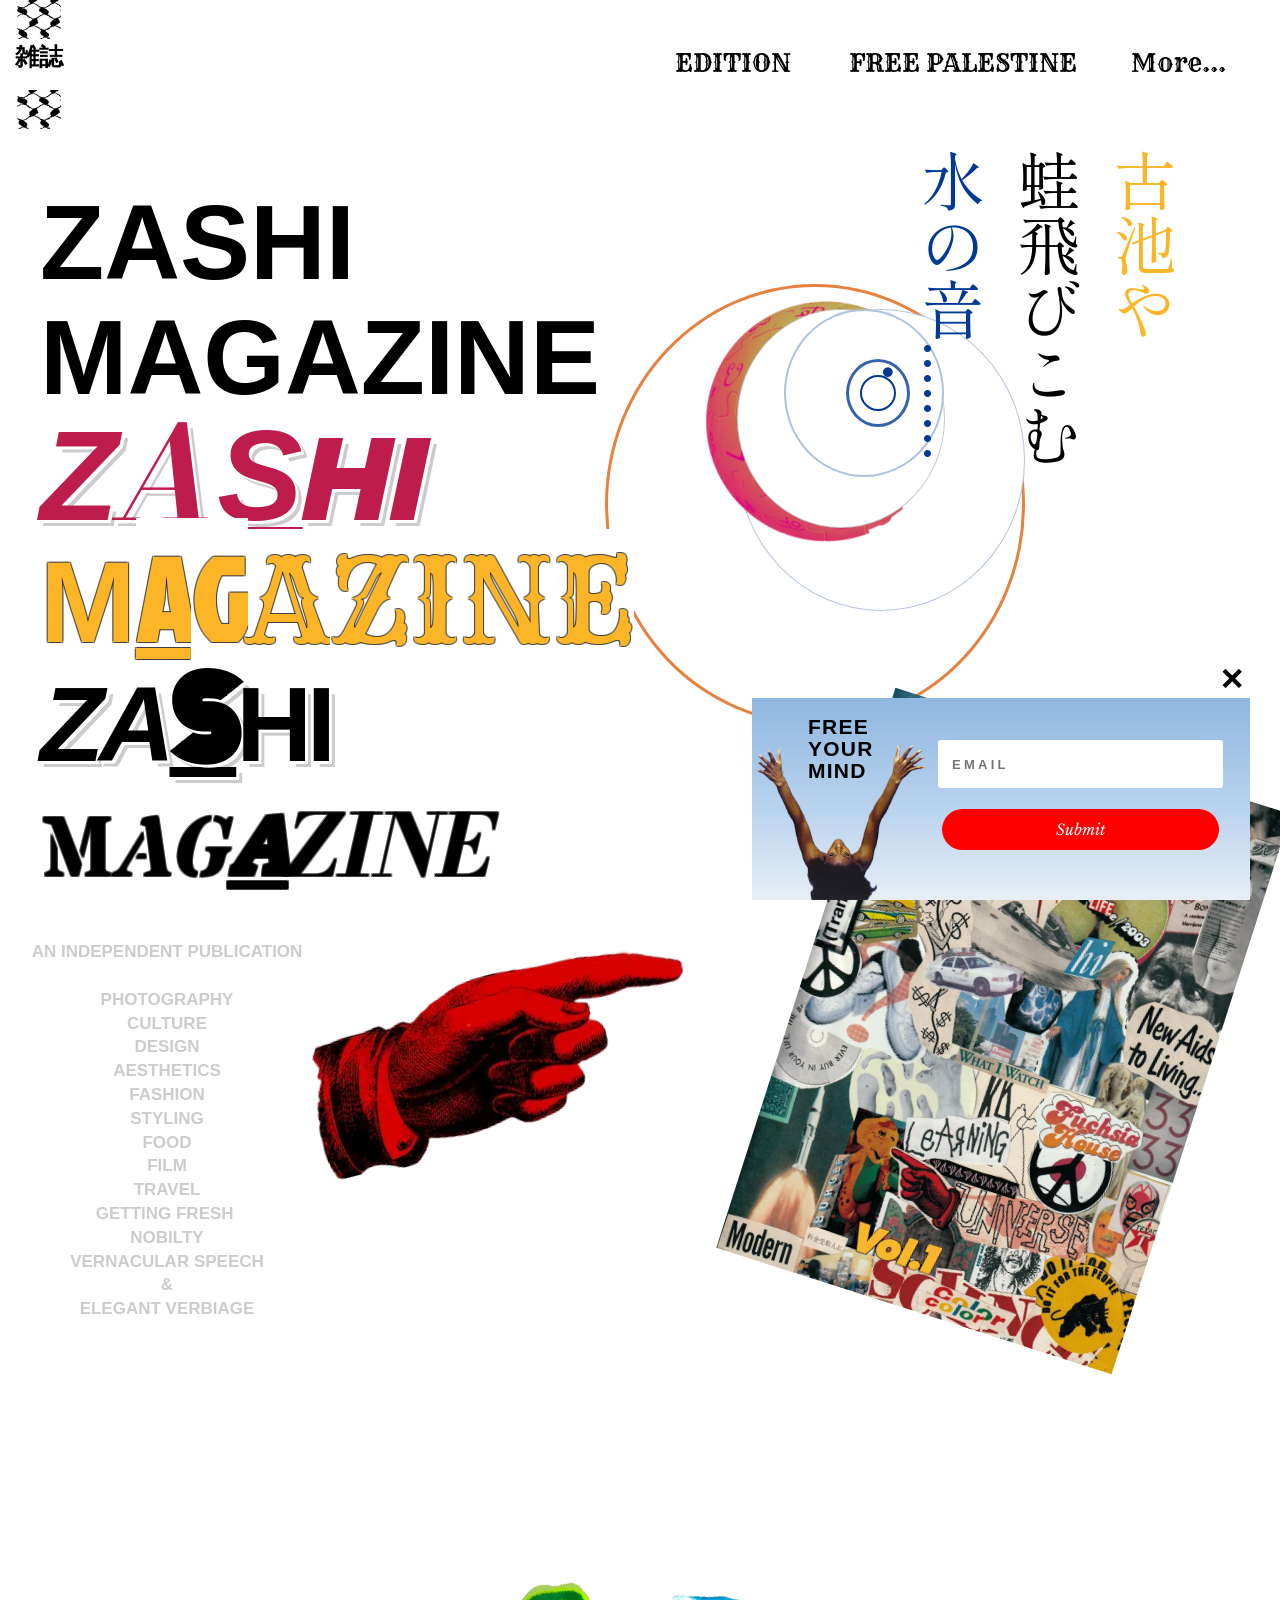
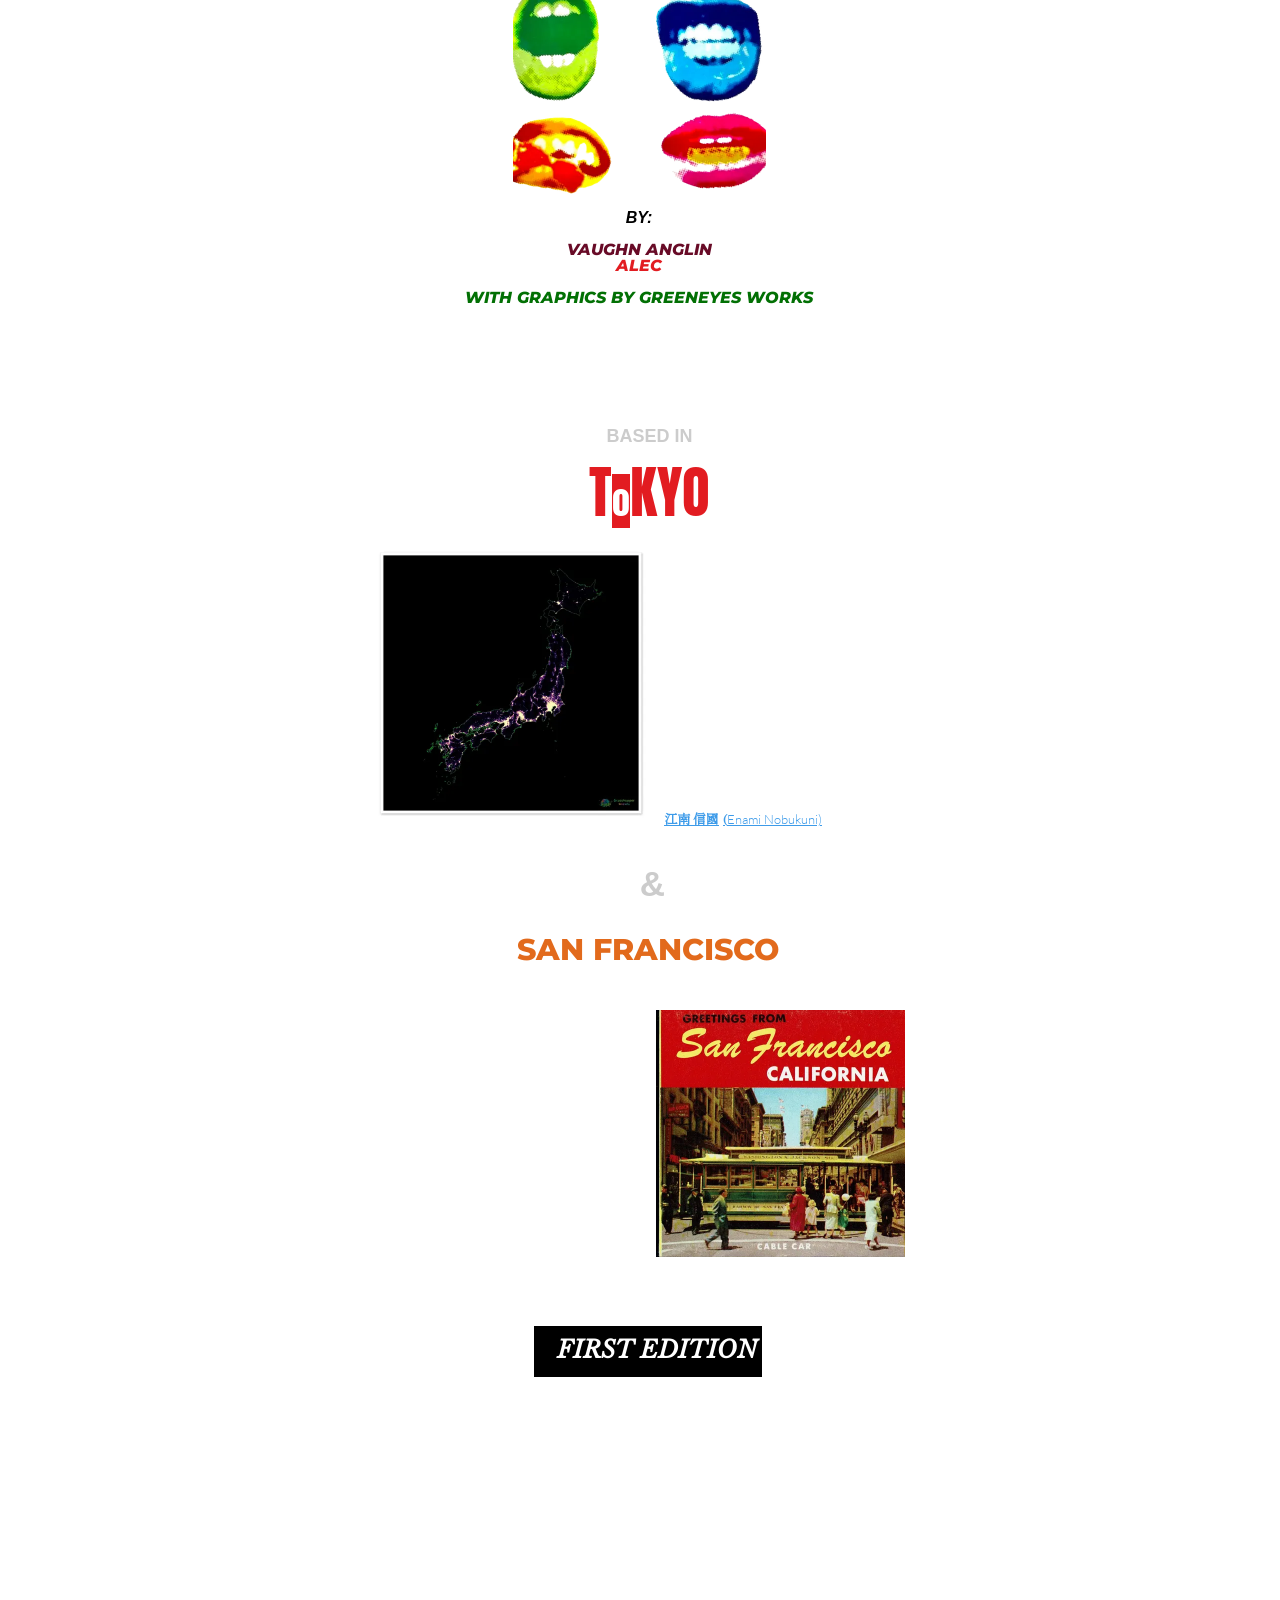
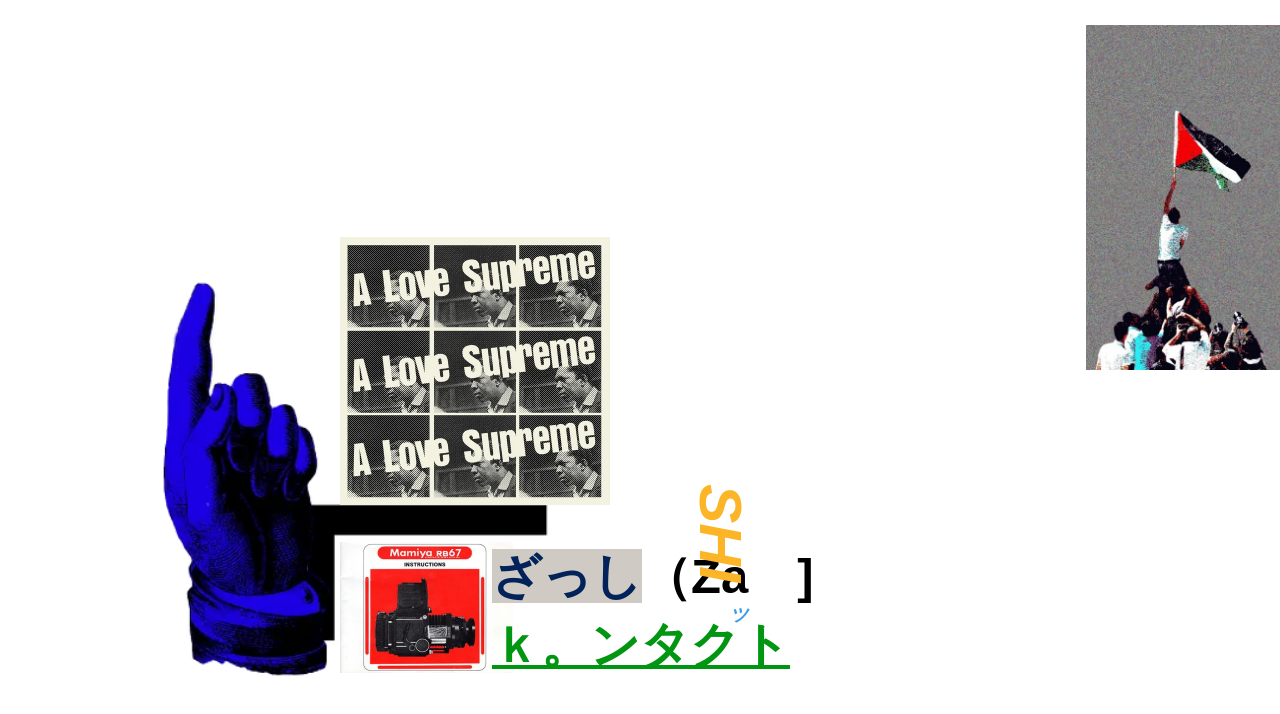
<file: index.html>
<!doctype html>
<html lang="en">
<head>
<meta charset="utf-8">
<meta name="viewport" content="width=device-width, initial-scale=1">
<title>Zashi Magazine | Independent Global Art Publication</title>
<meta name="description" content="Zashi Magazine — an independent global art publication. Photography, culture, design, fashion, food, film, travel.">
<link rel="stylesheet" href="css/fonts.css">
<link rel="stylesheet" href="css/site.css">
<style>body{background:rgb(255, 255, 255)}@media (max-width:767px){body{background:rgb(0, 0, 0)}}</style>
<script>document.documentElement.className+=' js';</script>
</head>
<body>
<div class="stage d" data-bg="rgb(255, 255, 255)" style="width:1280px;height:3880px">
<header class="hdr" style="height:146px;position:sticky">
<div class="c i anim" style="left:75px;top:10.0px;width:121px;height:100px;--a:z-fadeIn 880ms cubic-bezier(0.25, 0.46, 0.45, 0.94) 1000ms both, z-shapeIn 1100ms cubic-bezier(0.645, 0.045, 0.355, 1) 1000ms both;--motion-shape-start:inset(50%);--motion-shape-end:inset(0%);;"><a href="home-1.html"><video class="lazyv" data-src="media/01af44bafd.mp4" muted loop playsinline autoplay preload="none" aria-label="Disco Japan Tori" style="left:0px;top:0px;width:121px;height:100px;object-fit:cover;object-position:50% 50%"></video></a></div>
<div class="c t" style="left:15px;top:41.0px;width:198px;height:32px"><p style="text-align:start;line-height:normal;margin:0px 0px 0px 0px;font-family:'Helvetica Neue', Helvetica, Arimo, Arial, sans-serif;font-size:24px;font-weight:400;font-style:normal;color:rgb(0, 0, 0);white-space:nowrap"><a href="home-1.html"><span style="font-weight:700">雑誌  </span><span style="font-size:10px;font-weight:700;color:rgb(255, 255, 255)">HOME</span></a></p></div>
<div class="c i" style="left:15px;top:0.0px;width:46px;height:39px;"><a href="home-1.html"><img src="media/70c761ef16-5269.webp" alt="Palestinian Keffiyeh" loading="lazy" decoding="async" width="94" height="78" style="left:0px;top:0px;width:46px;height:39px;object-fit:cover;object-position:50% 50%"></a></div>
<div class="c i" style="left:15px;top:90.0px;width:46px;height:39px;"><a href="home-1.html"><img src="media/70c761ef16-5269.webp" alt="Palestinian Keffiyeh" loading="lazy" decoding="async" width="94" height="78" style="left:0px;top:0px;width:46px;height:39px;object-fit:cover;object-position:50% 50%"></a></div>
<a class="c nav" href="edition-1.html" style="left:675.296875px;top:51px;font-family:Rye, fantasy;font-size:25px;color:rgb(0, 0, 0);font-weight:400">EDITION</a>
<a class="c nav" href="free-palestine.html" style="left:849.328125px;top:51px;font-family:Rye, fantasy;font-size:25px;color:rgb(0, 0, 0);font-weight:400">FREE PALESTINE</a>
<div class="c nav more" style="left:1131.09375px;top:51px;font-family:Rye, fantasy;font-size:25px;color:rgb(0, 0, 0);font-weight:400" tabindex="0"><span>More...</span><div class="drop"><a href="guerilla-tactics.html">GUERILLA TACTICS</a><a href="about-1.html">ABOUT</a><a href="contact-1.html">CONTACT</a></div></div>
</header>
<main class="pg">
<div class="c bx" style="left:605px;top:284.0px;width:420px;height:441px;background:rgb(255, 255, 255);border-style:solid;border-width:3px 3px 3px 3px;border-color:rgba(226, 106, 28, 0.84);border-radius:50%"></div>
<div class="c bx" style="left:737px;top:309.0px;width:288px;height:302px;background:rgb(255, 255, 255);border-style:solid;border-width:1px 1px 1px 1px;border-color:rgba(0, 58, 150, 0.29);border-radius:50%"></div>
<div class="c i anim" style="left:694px;top:308.0px;width:242px;height:221px;transform:matrix(-0.27564,0.96126,-0.96126,-0.27564,0,0);--a:z-glideIn 2400ms cubic-bezier(0.645, 0.045, 0.355, 1) 1ms both;--motion-translate-x:297px;--motion-translate-y:-41px;;"><img src="media/c04e8a2de5.webp" alt="wikipedia sunset" loading="lazy" decoding="async" width="484" height="442" style="left:0px;top:0px;width:242px;height:221px;object-fit:cover;object-position:50% 50%"></div>
<div class="c bx" style="left:737px;top:309.0px;width:208px;height:219px;background:rgb(255, 255, 255);border-style:solid;border-width:1px 1px 1px 1px;border-color:rgba(0, 0, 0, 0.21);border-radius:50%"></div>
<div class="c bx" style="left:784px;top:309.0px;width:160px;height:168px;background:rgb(255, 255, 255);border-style:solid;border-width:2px 2px 2px 2px;border-color:rgba(0, 58, 150, 0.31);border-radius:50%"></div>
<div class="c bx" style="left:846px;top:359.0px;width:64px;height:68px;background:rgb(255, 255, 255);border-style:solid;border-width:3px 3px 3px 3px;border-color:rgba(0, 58, 150, 0.79);border-radius:50%"></div>
<div class="c bx" style="left:860px;top:375.0px;width:36px;height:36px;background:rgb(255, 255, 255);border-style:solid;border-width:2px 2px 2px 2px;border-color:rgb(0, 58, 150);border-radius:50%"></div>
<div class="c t" style="left:905px;top:149.0px;width:304px;height:487px"><div style="text-align:start;line-height:normal;margin:0px 0px 0px 0px;font-family:'Helvetica Neue', Helvetica, Arimo, Arial, sans-serif;font-size:10px;font-weight:400;font-style:normal;color:rgb(0, 0, 0);writing-mode:vertical-rl;text-orientation:mixed;height:100%"><p style="text-align:start;line-height:96px;margin:0px 0px 0px 0px;font-family:'Helvetica Neue', Helvetica, Arimo, Arial, sans-serif;font-size:64px;font-weight:400;font-style:normal;color:rgb(0, 0, 0);writing-mode:vertical-rl;text-orientation:mixed;height:100%;white-space:nowrap"><span style="font-family:'Hiragino Mincho ProN', 'Hiragino Mincho Pro', 'Yu Mincho', YuMincho, 'MS Mincho', 'Shippori Mincho', serif;color:rgb(252, 181, 39)">古池や</span></p><p style="text-align:start;line-height:96px;margin:0px 0px 0px 0px;font-family:'Helvetica Neue', Helvetica, Arimo, Arial, sans-serif;font-size:64px;font-weight:400;font-style:normal;color:rgb(0, 0, 0);writing-mode:vertical-rl;text-orientation:mixed;height:100%;white-space:nowrap"><span style="font-family:'Hiragino Mincho ProN', 'Hiragino Mincho Pro', 'Yu Mincho', YuMincho, 'MS Mincho', 'Shippori Mincho', serif">蛙飛びこむ</span></p><p style="text-align:start;line-height:96px;margin:0px 0px 0px 0px;font-family:'Helvetica Neue', Helvetica, Arimo, Arial, sans-serif;font-size:64px;font-weight:400;font-style:normal;color:rgb(0, 0, 0);writing-mode:vertical-rl;text-orientation:mixed;height:100%;white-space:nowrap"><span style="font-family:'Hiragino Mincho ProN', 'Hiragino Mincho Pro', 'Yu Mincho', YuMincho, 'MS Mincho', 'Shippori Mincho', serif;color:rgb(0, 58, 150)">水の音........</span></p></div></div>
<div class="c t" style="left:879px;top:287.0px;width:600px;height:120px"><p style="text-align:start;line-height:105px;margin:0px 0px 0px 0px;font-family:'Helvetica Neue', Helvetica, Arimo, Arial, sans-serif;font-size:105px;font-weight:700;font-style:italic;color:rgb(252, 181, 39);white-space:nowrap"><span style="font-family:'Hiragino Mincho ProN', 'Hiragino Mincho Pro', 'Yu Mincho', YuMincho, 'MS Mincho', 'Shippori Mincho', serif;font-size:64px;font-style:normal;color:rgb(0, 58, 150)">.</span></p></div>
<div class="c i" style="left:796px;top:737.0px;width:415px;height:588px;transform:matrix(0.95242,0.30478,-0.30478,0.95242,0,0);"><a href="edition-1.html"><img src="media/72a02e9efc.webp" alt="zashi volume 1 cover" loading="lazy" decoding="async" width="832" height="1176" style="left:0px;top:0px;width:415px;height:588px;object-fit:cover;object-position:50% 50%"></a></div>
<div class="c t" style="left:6px;top:940.2px;width:322px;height:428px"><p style="text-align:center;line-height:23.8px;margin:0px 0px 0px 0px;font-family:'Helvetica Neue', Helvetica, Arimo, Arial, sans-serif;font-size:17px;font-weight:700;font-style:normal;color:rgb(0, 0, 0);white-space:nowrap"><span style="font-weight:700;color:rgb(204, 204, 204)">AN INDEPENDENT PUBLICATION</span><br><span style="font-weight:700;color:rgb(204, 204, 204)">
</span><br><span style="font-weight:700;color:rgb(204, 204, 204)">
PHOTOGRAPHY</span><br><span style="font-weight:700;color:rgb(204, 204, 204)">
CULTURE</span><br><span style="font-weight:700;color:rgb(204, 204, 204)">
DESIGN</span><br><span style="font-weight:700;color:rgb(204, 204, 204)">
AESTHETICS</span><br><span style="color:rgb(204, 204, 204)">
</span><span style="font-weight:700;color:rgb(204, 204, 204)">FASHION</span><br><span style="font-weight:700;color:rgb(204, 204, 204)">
STYLING</span><br><span style="color:rgb(204, 204, 204)">
</span><span style="font-weight:700;color:rgb(204, 204, 204)">FOOD</span><br>
<span style="font-weight:700;color:rgb(204, 204, 204)">FILM</span><br><span style="font-weight:700;color:rgb(204, 204, 204)">
TRAVEL</span><br><span style="font-weight:700;color:rgb(204, 204, 204)">
GETTING FRESH </span><br><span style="font-weight:700;color:rgb(204, 204, 204)">
NOBILTY</span><br><span style="font-weight:700;color:rgb(204, 204, 204)">
VERNACULAR SPEECH</span><br><span style="font-weight:700;color:rgb(204, 204, 204)">
&amp;</span><br><span style="font-weight:700;color:rgb(204, 204, 204)">
ELEGANT VERBIAGE</span><br>
<br>
 </p></div>
<div class="c i" style="left:303px;top:969.0px;width:400px;height:176px;transform:matrix(0.97028,-0.24200,0.24200,0.97028,0,0);"><img src="media/8a4feeae17.webp" alt="finger" loading="lazy" decoding="async" width="338" height="148" style="left:0px;top:0px;width:400px;height:176px;object-fit:cover;object-position:50% 50%"></div>
<div class="c i" style="left:730px;top:1130.0px;width:359px;height:137px;transform:matrix(0.95193,0.30632,-0.30632,0.95193,0,0);"><img src="media/a550262e1f-5683.webp" alt="zashi magazine" loading="lazy" decoding="async" width="718" height="286" style="left:0px;top:0px;width:359px;height:137px;object-fit:cover;object-position:50% 50%"></div>
<div class="c t" style="left:40px;top:184.8px;width:619px;height:829px"><p style="text-align:start;line-height:115.5px;margin:0px 0px 0px 0px;font-family:'Helvetica Neue', Helvetica, Arimo, Arial, sans-serif;font-size:105px;font-weight:700;font-style:italic;color:rgb(252, 181, 39);white-space:nowrap"><span style="font-style:normal;color:rgb(0, 0, 0)">ZA</span><span style="font-style:normal;color:rgb(0, 0, 0)">SHI </span><span style="font-style:normal;color:rgb(0, 0, 0)"><br>MAGAZINE</span><br>
<span style="font-size:128px;color:rgb(190, 28, 77);text-shadow:rgb(255, 255, 255) 3px 3px 0px, rgba(0, 0, 0, 0.2) 6px 6px 0px">Z</span><span style="font-family:'Bodoni Moda', Didot, 'Bodoni 72', serif;font-size:128px;font-weight:700;color:rgb(190, 28, 77);text-shadow:rgb(255, 255, 255) 3px 3px 0px, rgba(0, 0, 0, 0.2) 6px 6px 0px;font-style:italic">A</span><span style="font-size:128px;color:rgb(190, 28, 77);text-shadow:rgb(255, 255, 255) 3px 3px 0px, rgba(0, 0, 0, 0.2) 6px 6px 0px;text-decoration:underline rgb(190, 28, 77)">S</span><span style="font-family:Kanit, sans-serif;font-size:128px;font-weight:700;color:rgb(190, 28, 77);text-shadow:rgb(255, 255, 255) 3px 3px 0px, rgba(0, 0, 0, 0.2) 6px 6px 0px">H</span><span style="font-family:Kanit, sans-serif;font-size:128px;color:rgb(190, 28, 77);text-shadow:rgb(255, 255, 255) 3px 3px 0px, rgba(0, 0, 0, 0.2) 6px 6px 0px">I</span><br>
<span style="font-size:115px;font-style:normal;text-shadow:rgba(0, 0, 0, 0.498) -1px -1px 0px, rgba(0, 0, 0, 0.498) -1px 1px 0px, rgba(0, 0, 0, 0.498) 1px 1px 0px, rgba(0, 0, 0, 0.498) 1px -1px 0px;background-color:rgb(255, 255, 255)">M</span><span style="font-family:'Jockey One', sans-serif;font-size:115px;font-style:normal;text-shadow:rgba(0, 0, 0, 0.498) -1px -1px 0px, rgba(0, 0, 0, 0.498) -1px 1px 0px, rgba(0, 0, 0, 0.498) 1px 1px 0px, rgba(0, 0, 0, 0.498) 1px -1px 0px;text-decoration:underline rgb(252, 181, 39);background-color:rgb(255, 255, 255)">A</span><span style="font-family:'Jockey One', sans-serif;font-size:115px;font-weight:700;font-style:normal;text-shadow:rgba(0, 0, 0, 0.498) -1px -1px 0px, rgba(0, 0, 0, 0.498) -1px 1px 0px, rgba(0, 0, 0, 0.498) 1px 1px 0px, rgba(0, 0, 0, 0.498) 1px -1px 0px;background-color:rgb(255, 255, 255)">G</span><span style="font-family:Rye, fantasy;font-size:115px;font-style:normal;text-shadow:rgba(0, 0, 0, 0.498) -1px -1px 0px, rgba(0, 0, 0, 0.498) -1px 1px 0px, rgba(0, 0, 0, 0.498) 1px 1px 0px, rgba(0, 0, 0, 0.498) 1px -1px 0px;background-color:rgb(255, 255, 255);font-weight:400">A</span><span style="font-family:Rye, fantasy;font-size:115px;font-style:normal;text-shadow:rgba(0, 0, 0, 0.498) -1px -1px 0px, rgba(0, 0, 0, 0.498) -1px 1px 0px, rgba(0, 0, 0, 0.498) 1px 1px 0px, rgba(0, 0, 0, 0.498) 1px -1px 0px;background-color:rgb(255, 255, 255);font-weight:400">ZINE</span><br>
<span style="font-family:'Helvetica Neue', Helvetica, Arimo, Arial, sans-serif;font-weight:700;color:rgb(0, 0, 0);letter-spacing:-5.25px;text-shadow:rgb(255, 255, 255) 3px 3px 0px, rgba(0, 0, 0, 0.2) 6px 6px 0px">ZA</span><span style="font-family:Monoton, fantasy;font-weight:700;font-style:normal;color:rgb(0, 0, 0);letter-spacing:-5.25px;text-shadow:rgb(255, 255, 255) 3px 3px 0px, rgba(0, 0, 0, 0.2) 6px 6px 0px;text-decoration:underline rgb(0, 0, 0)">S</span><span style="font-family:'Helvetica Neue', Helvetica, Arimo, Arial, sans-serif;font-weight:700;font-style:normal;color:rgb(0, 0, 0);letter-spacing:-5.25px;text-shadow:rgb(255, 255, 255) 3px 3px 0px, rgba(0, 0, 0, 0.2) 6px 6px 0px">HI</span><br><span style="font-style:normal;color:rgb(0, 0, 0)">
</span><span style="font-family:'Stardos Stencil', Stencil, fantasy;font-size:85px;font-weight:700;font-style:normal;color:rgb(0, 0, 0);text-shadow:rgba(0, 0, 0, 0.498) -1px -1px 0px, rgba(0, 0, 0, 0.498) -1px 1px 0px, rgba(0, 0, 0, 0.498) 1px 1px 0px, rgba(0, 0, 0, 0.498) 1px -1px 0px">M</span><span style="font-family:'Stardos Stencil', Stencil, fantasy;font-size:85px;font-weight:700;color:rgb(0, 0, 0);text-shadow:rgba(0, 0, 0, 0.498) -1px -1px 0px, rgba(0, 0, 0, 0.498) -1px 1px 0px, rgba(0, 0, 0, 0.498) 1px 1px 0px, rgba(0, 0, 0, 0.498) 1px -1px 0px">AG</span><span style="font-family:'Suez One', serif;font-size:85px;color:rgb(0, 0, 0);text-shadow:rgba(0, 0, 0, 0.498) -1px -1px 0px, rgba(0, 0, 0, 0.498) -1px 1px 0px, rgba(0, 0, 0, 0.498) 1px 1px 0px, rgba(0, 0, 0, 0.498) 1px -1px 0px;text-decoration:underline rgb(0, 0, 0)">A</span><span style="font-family:'Bodoni Moda', Didot, 'Bodoni 72', serif;font-size:85px;font-weight:700;font-style:italic;color:rgb(0, 0, 0);text-shadow:rgba(0, 0, 0, 0.498) -1px -1px 0px, rgba(0, 0, 0, 0.498) -1px 1px 0px, rgba(0, 0, 0, 0.498) 1px 1px 0px, rgba(0, 0, 0, 0.498) 1px -1px 0px">ZINE</span><br>
 </p></div>
<div class="c i" style="left:910px;top:778.0px;width:311px;height:77px;transform:matrix(0.95193,0.30632,-0.30632,0.95193,0,0);"><img src="media/a550262e1f-39fb.webp" alt="zashi magazine" loading="lazy" decoding="async" width="622" height="154" style="left:0px;top:0px;width:311px;height:77px;object-fit:cover;object-position:50% 50%"></div>
<div class="c i" style="left:513px;top:1572.0px;width:253px;height:228px;"><a href="about-1.html"><img src="media/419b42129f.webp" alt="zashi mouths" loading="lazy" decoding="async" width="508" height="456" style="left:0px;top:0px;width:253px;height:228px;object-fit:cover;object-position:50% 50%"></a></div>
<div class="c t" style="left:414px;top:1810.0px;width:450px;height:112px"><p style="text-align:center;line-height:16px;margin:0px 0px 0px 0px;font-family:'Helvetica Neue', Helvetica, Arimo, Arial, sans-serif;font-size:16px;font-weight:700;font-style:italic;color:rgb(252, 181, 39);white-space:nowrap"><span style="color:rgb(0, 0, 0)">BY:</span><br>
<br>
<span style="font-family:Montserrat, sans-serif;color:rgb(104, 11, 39);font-weight:800;text-transform:uppercase">VAUGHN ANGLIN</span><br><span style="font-family:Montserrat, sans-serif;font-weight:800;text-transform:uppercase">
</span><span style="font-family:Montserrat, sans-serif;color:rgb(226, 28, 33);font-weight:800;text-transform:uppercase">ALEC</span><br>
<br>
<span style="font-family:Montserrat, sans-serif;color:rgb(2, 112, 4);font-weight:800;text-transform:uppercase">WITH GRAPHICS BY GREENEYES WORKS</span></p></div>
<div class="c t" style="left:346px;top:2023.9px;width:607px;height:81px"><p style="text-align:center;line-height:25.2px;margin:0px 0px 0px 0px;font-family:'Helvetica Neue', Helvetica, Arimo, Arial, sans-serif;font-size:18px;font-weight:400;font-style:normal;color:rgb(0, 0, 0);white-space:nowrap"><span style="font-family:'Helvetica Neue', Helvetica, Arimo, Arial, sans-serif;color:rgb(204, 204, 204);font-weight:700">BASED IN</span><span style="font-family:'Helvetica Neue', Helvetica, Arimo, Arial, sans-serif;color:rgb(204, 204, 204);font-weight:700"> </span></p><p style="text-align:center;line-height:28.6px;margin:0px 0px 0px 0px;font-family:'Helvetica Neue', Helvetica, Arimo, Arial, sans-serif;font-size:22px;font-weight:400;font-style:normal;color:rgb(0, 0, 0);white-space:nowrap">​</p><p style="text-align:center;line-height:22.1px;margin:0px 0px 0px 0px;font-family:'Helvetica Neue', Helvetica, Arimo, Arial, sans-serif;font-size:17px;font-weight:400;font-style:normal;color:rgb(0, 0, 0);white-space:nowrap"><span style="font-family:Montserrat, sans-serif;font-size:30px;color:rgb(226, 106, 28);font-weight:800;text-transform:uppercase"> </span></p></div>
<div class="c t" style="left:436px;top:2510.7px;width:432px;height:57px"><p style="text-align:center;line-height:25.2px;margin:0px 0px 0px 0px;font-family:'Helvetica Neue', Helvetica, Arimo, Arial, sans-serif;font-size:18px;font-weight:400;font-style:normal;color:rgb(0, 0, 0);white-space:nowrap"> </p><p style="text-align:center;line-height:28.6px;margin:0px 0px 0px 0px;font-family:'Helvetica Neue', Helvetica, Arimo, Arial, sans-serif;font-size:22px;font-weight:400;font-style:normal;color:rgb(0, 0, 0);white-space:nowrap"><span style="font-family:Montserrat, sans-serif;font-size:30px;color:rgb(226, 106, 28);font-weight:800;text-transform:uppercase">SAN FRAN</span><span style="font-family:Montserrat, sans-serif;font-size:30px;color:rgb(226, 106, 28);font-weight:800;text-transform:uppercase">CISCO </span></p></div>
<div class="c t" style="left:439px;top:2435.9px;width:427px;height:120px"><p style="text-align:center;line-height:25.2px;margin:0px 0px 0px 0px;font-family:'Helvetica Neue', Helvetica, Arimo, Arial, sans-serif;font-size:18px;font-weight:400;font-style:normal;color:rgb(0, 0, 0);white-space:nowrap"> </p><p style="text-align:center;line-height:45.5px;margin:0px 0px 0px 0px;font-family:'Helvetica Neue', Helvetica, Arimo, Arial, sans-serif;font-size:35px;font-weight:400;font-style:normal;color:rgb(0, 0, 0);white-space:nowrap"><span style="font-family:'Helvetica Neue', Helvetica, Arimo, Arial, sans-serif;color:rgb(204, 204, 204);font-weight:700">&amp; </span></p><p style="text-align:center;line-height:49px;margin:0px 0px 0px 0px;font-family:'Helvetica Neue', Helvetica, Arimo, Arial, sans-serif;font-size:35px;font-weight:400;font-style:normal;color:rgb(0, 0, 0);white-space:nowrap"><span style="font-family:Montserrat, sans-serif;color:rgb(226, 106, 28);font-weight:800;text-transform:uppercase">​</span></p></div>
<div class="c i" style="left:366px;top:2137.9px;width:290px;height:290px;"><img src="media/43d7aa9ea4.webp" alt="Japan" loading="lazy" decoding="async" width="580" height="580" style="left:0px;top:0px;width:290px;height:290px;object-fit:cover;object-position:50% 50%"></div>
<div class="c t" style="left:346px;top:2024.0px;width:607px;height:140px"><p style="text-align:center;line-height:30.8px;margin:0px 0px 0px 0px;font-family:'Helvetica Neue', Helvetica, Arimo, Arial, sans-serif;font-size:22px;font-weight:400;font-style:normal;color:rgb(0, 0, 0);white-space:nowrap">​</p><p style="text-align:center;line-height:74.1px;margin:0px 0px 0px 0px;font-family:'Helvetica Neue', Helvetica, Arimo, Arial, sans-serif;font-size:57px;font-weight:400;font-style:normal;color:rgb(0, 0, 0);white-space:nowrap"><span style="font-family:Impact, Anton, 'Arial Narrow Bold', sans-serif;color:rgb(226, 28, 33);font-weight:400">T</span><span style="font-family:Impact, Anton, 'Arial Narrow Bold', sans-serif;font-size:36px;color:rgb(255, 255, 255);background-color:rgb(226, 28, 33);font-weight:400">o</span><span style="font-family:Impact, Anton, 'Arial Narrow Bold', sans-serif;color:rgb(226, 28, 33);font-weight:400">KY</span><span style="font-family:Impact, Anton, 'Arial Narrow Bold', sans-serif;color:rgb(226, 28, 33);font-weight:400">O</span><span style="font-family:Impact, Anton, 'Arial Narrow Bold', sans-serif;color:rgb(226, 28, 33);font-weight:400"> </span></p><p style="text-align:center;line-height:22.1px;margin:0px 0px 0px 0px;font-family:'Helvetica Neue', Helvetica, Arimo, Arial, sans-serif;font-size:17px;font-weight:400;font-style:normal;color:rgb(0, 0, 0);white-space:nowrap"><span style="font-family:Montserrat, sans-serif;font-size:30px;color:rgb(226, 106, 28);font-weight:800;text-transform:uppercase"> </span></p></div>
<div class="c i" style="left:656px;top:2156.9px;width:249px;height:253px;"><video class="lazyv" data-src="media/def5c597a6.mp4" muted loop playsinline autoplay preload="none" aria-label="Enami Nobukuni" style="left:0px;top:0px;width:249px;height:253px;object-fit:cover;object-position:50% 50%"></video></div>
<div class="c t" style="left:664px;top:2410.0px;width:165px;height:40px"><p style="text-align:start;line-height:18.2px;margin:0px 0px 0px 0px;font-family:'Helvetica Neue', Helvetica, Arimo, Arial, sans-serif;font-size:13px;font-weight:700;font-style:normal;color:rgb(0, 0, 0);white-space:nowrap"><a href="https://shashinshi.biz/archives/668" target="_blank" rel="noopener"><span style="font-family:'Hiragino Mincho ProN', 'Hiragino Mincho Pro', 'Yu Mincho', YuMincho, 'MS Mincho', 'Shippori Mincho', serif;font-weight:700;color:rgb(61, 155, 233);text-decoration:underline rgb(61, 155, 233)">江南 信國</span></a><span style="font-family:Marcellus, serif;font-weight:700;color:rgb(61, 155, 233)"> </span><a href="https://www.openculture.com/2016/08/1850s-japan-comes-to-life-in-3d-color-photos.html" target="_blank" rel="noopener"><span style="font-family:Marcellus, serif;font-weight:700;color:rgb(61, 155, 233);text-decoration:underline rgb(61, 155, 233)">(</span><span style="font-family:Lato, sans-serif;color:rgb(61, 155, 233);text-decoration:underline rgb(61, 155, 233);font-weight:300">Enami Nobukuni)</span></a></p><div style="text-align:start;line-height:normal;margin:0px 0px 0px 0px;font-family:'Helvetica Neue', Helvetica, Arimo, Arial, sans-serif;font-size:10px;font-weight:400;font-style:normal;color:rgb(0, 0, 0)"> </div><div style="text-align:start;line-height:normal;margin:0px 0px 0px 0px;font-family:'Helvetica Neue', Helvetica, Arimo, Arial, sans-serif;font-size:10px;font-weight:400;font-style:normal;color:rgb(0, 0, 0)"> </div></div>
<div class="c i" style="left:386px;top:2609.6px;width:249px;height:247px;"><video class="lazyv" data-src="media/c5ced96968.mp4" muted loop playsinline autoplay preload="none" aria-label="Hashbury District Gif" style="left:0px;top:0px;width:249px;height:247px;object-fit:cover;object-position:50% 50%"></video></div>
<div class="c i" style="left:656px;top:2609.6px;width:249px;height:247px;"><img src="media/306efb8e85-ab6a.webp" alt="Vintage San Francisco postcard" loading="lazy" decoding="async" width="498" height="506" style="left:0px;top:0px;width:249px;height:247px;object-fit:cover;object-position:50% 50%"></div>
<a class="c btn" href="edition-1.html" style="left:534px;top:2925.6px;width:228px;height:51px;background:rgb(0, 0, 0);border-radius:0px;color:rgb(0, 0, 0);font-family:'Helvetica Neue', Helvetica, Arimo, Arial, sans-serif"></a>
<div class="c t" style="left:557px;top:2933.4px;width:189px;height:35px"><p style="text-align:start;line-height:33.6px;margin:0px 0px 0px 0px;font-family:'Helvetica Neue', Helvetica, Arimo, Arial, sans-serif;font-size:24px;font-weight:700;font-style:normal;color:rgb(0, 0, 0);white-space:nowrap"><a href="edition-1.html"><span style="font-family:'Libre Baskerville', Baskerville, serif;color:rgb(255, 255, 255);font-style:italic">FIRST EDITION</span></a></p></div>
<div class="c i" style="left:298px;top:3672.1px;width:257px;height:176px;"><a href="https://www.sophia.ac.jp/eng/" target="_blank" rel="noopener"><img src="media/a0c0d5b27d-aaaa.webp" alt="L" loading="lazy" decoding="async" width="238" height="164" style="left:0px;top:0px;width:257px;height:176px;object-fit:cover;object-position:50% 50%"></a></div>
<div class="c i" style="left:109px;top:3310.1px;width:163px;height:131px;transform:matrix(0.74144,0.67102,-0.67102,0.74144,0,0);"><video class="lazyv" data-src="media/778810089f.mp4" muted loop playsinline autoplay preload="none" aria-label="Pinball Optical Illusion" style="left:0px;top:0px;width:163px;height:131px;object-fit:cover;object-position:50% 50%"></video></div>
<div class="c i" style="left:1086px;top:3225.1px;width:206px;height:345px;"><a href="free-palestine.html"><img src="media/e5734ef1ac-e28b.webp" alt="Palestine Flag" loading="lazy" decoding="async" width="418" height="700" style="left:0px;top:0px;width:206px;height:345px;object-fit:cover;object-position:50% 50%"></a></div>
<div class="c i" style="left:340px;top:3742.1px;width:173px;height:131px;"><a href="https://www.instagram.com/zashimagazine" target="_blank" rel="noopener"><img src="media/cfcd335f61.webp" alt="Mamiya RB67" loading="lazy" decoding="async" width="346" height="262" style="left:0px;top:0px;width:173px;height:131px;object-fit:cover;object-position:50% 50%"></a></div>
<div class="c i" style="left:565px;top:3476.1px;width:276px;height:276px;transform:matrix(0.89307,0.44991,-0.44991,0.89307,0,0);"><video class="lazyv" data-src="media/48dad8091d.mp4" muted loop playsinline autoplay preload="none" aria-label="BOOMBOX " style="left:0px;top:0px;width:276px;height:276px;object-fit:cover;object-position:50% 50%"></video></div>
<div class="c e" style="left:816px;top:3562.1px;width:502px;height:317px"><iframe src="https://open.spotify.com/embed/playlist/6y1F2Xf8yROrnGZiQ2FPOY?utm_source=generator" loading="lazy" allow="autoplay; clipboard-write; encrypted-media; fullscreen; picture-in-picture" style="width:100%;height:352px;border:0;border-radius:12px"></iframe></div>
<div class="c t" style="left:492px;top:3742.2px;width:450px;height:137px"><p style="text-align:start;line-height:68.6px;margin:0px 0px 0px 0px;font-family:'Helvetica Neue', Helvetica, Arimo, Arial, sans-serif;font-size:49px;font-weight:700;font-style:normal;color:rgb(0, 0, 0);white-space:nowrap"><span style="color:rgb(1, 35, 89);background-color:rgb(208, 202, 196)">ざっし</span>（Za　]<br>
<a href="contact-1.html"><span style="color:rgb(0, 150, 18);text-decoration:underline rgb(0, 150, 18)">ｋ。ンタクト</span></a></p></div>
<div class="c t" style="left:690px;top:3684.1px;width:105px;height:131px"><div style="text-align:start;line-height:normal;margin:0px 0px 0px 0px;font-family:'Helvetica Neue', Helvetica, Arimo, Arial, sans-serif;font-size:10px;font-weight:400;font-style:normal;color:rgb(0, 0, 0);writing-mode:vertical-rl;text-orientation:mixed;height:100%"><p style="text-align:start;line-height:59px;margin:0px 0px 0px 0px;font-family:'Helvetica Neue', Helvetica, Arimo, Arial, sans-serif;font-size:59px;font-weight:700;font-style:italic;color:rgb(252, 181, 39);writing-mode:vertical-rl;text-orientation:mixed;height:100%;white-space:nowrap">SHI</p></div></div>
<div class="c t" style="left:730px;top:3796.1px;width:39px;height:40px"><div style="text-align:start;line-height:normal;margin:0px 0px 0px 0px;font-family:'Helvetica Neue', Helvetica, Arimo, Arial, sans-serif;font-size:10px;font-weight:400;font-style:normal;color:rgb(0, 0, 0);writing-mode:vertical-rl;text-orientation:mixed;height:100%"><p style="text-align:start;line-height:18px;margin:0px 0px 0px 0px;font-family:'Helvetica Neue', Helvetica, Arimo, Arial, sans-serif;font-size:18px;font-weight:700;font-style:italic;color:rgb(252, 181, 39);writing-mode:vertical-rl;text-orientation:mixed;height:100%;white-space:nowrap"><span style="color:rgb(61, 155, 233)">​ツ</span></p></div><div style="text-align:start;line-height:normal;margin:0px 0px 0px 0px;font-family:'Helvetica Neue', Helvetica, Arimo, Arial, sans-serif;font-size:10px;font-weight:400;font-style:normal;color:rgb(0, 0, 0)"> </div><div style="text-align:start;line-height:normal;margin:0px 0px 0px 0px;font-family:'Helvetica Neue', Helvetica, Arimo, Arial, sans-serif;font-size:10px;font-weight:400;font-style:normal;color:rgb(0, 0, 0)"> </div></div>
<div class="c i" style="left:1055px;top:3404.1px;width:61px;height:61px;"><video class="lazyv" data-src="media/cafe95526e.mp4" muted loop playsinline autoplay preload="none" aria-label="Kirby" style="left:0px;top:0px;width:61px;height:61px;object-fit:cover;object-position:50% 50%"></video></div>
<div class="c i" style="left:47px;top:3591.1px;width:400px;height:176px;transform:matrix(0.00000,-1.00000,1.00000,0.00000,0,0);"><a href="home-1.html"><img src="media/e9839cee17.webp" alt="Blue pointing finger" loading="lazy" decoding="async" width="338" height="148" style="left:0px;top:0px;width:400px;height:176px;object-fit:cover;object-position:50% 50%"></a></div>
<div class="c i" style="left:21px;top:3749.1px;width:173px;height:131px;"><a href="https://archive.org/details/arcade_nbajam" target="_blank" rel="noopener"><video class="lazyv" data-src="media/587c0d5d41.mp4" muted loop playsinline autoplay preload="none" aria-label="Old Arcade GIF" style="left:0px;top:0px;width:173px;height:131px;object-fit:cover;object-position:50% 50%"></video></a></div>
<div class="c i" style="left:340px;top:3437.1px;width:270px;height:268px;"><a href="https://www.youtube.com/watch?v=0IFBrv1zSac&amp;ab_channel=beatdowncritical" target="_blank" rel="noopener"><img src="media/2e442129b9.webp" alt="A Love Supreme, John Coltrane" loading="lazy" decoding="async" width="540" height="536" style="left:0px;top:0px;width:270px;height:268px;object-fit:cover;object-position:50% 50%"></a></div>
</main>
</div>
<div class="stage m" data-bg="rgb(0, 0, 0)" style="width:320px;height:3536px">
<header class="hdr" style="height:204px;position:sticky">
<div class="c s" style="left:-11px;top:-3.0px;width:331px;height:109px"><svg preserveAspectRatio="none" data-bbox="17.3 68.2 165.3 63.6" xmlns="http://www.w3.org/2000/svg" viewBox="17.3 68.2 165.3 63.6" role="presentation" aria-hidden="true" width="100%" height="100%">
    <g fill="rgb(0, 0, 0)" stroke="rgb(0, 0, 0)" stroke-width="0px">
        <path d="M182.6 68.2v63.6H17.3V68.2h165.3z" fill="rgb(0, 0, 0)" stroke="rgb(0, 0, 0)" stroke-width="0px"></path>
    </g>
</svg></div>
<div class="c i" style="left:60px;top:17.0px;width:97px;height:89px;"><a href="home-1.html"><video class="lazyv" data-src="media/01af44bafd.mp4" muted loop playsinline autoplay preload="none" aria-label="Disco Japan Tori" style="left:0px;top:0px;width:97px;height:89px;object-fit:cover;object-position:50% 50%"></video></a></div>
<div class="c t" style="left:17px;top:46.0px;width:202px;height:21px"><p style="text-align:start;line-height:normal;margin:0px 0px 0px 0px;font-family:'Helvetica Neue', Helvetica, Arimo, Arial, sans-serif;font-size:16px;font-weight:400;font-style:normal;color:rgb(255, 255, 255);white-space:nowrap"><a href="home-1.html"><span style="font-weight:700">雑誌  </span><span style="font-size:8px;font-weight:700">HOME</span></a></p></div>
<div class="c i" style="left:15px;top:76.0px;width:37px;height:34px;"><img src="media/70c761ef16-8877.webp" alt="HD-wallpaper-palestinian-keffiyeh-palestine.jpg" loading="lazy" decoding="async" width="96" height="92" style="left:0px;top:0px;width:37px;height:34px;object-fit:cover;object-position:50% 50%"></div>
<div class="c i" style="left:15px;top:12.0px;width:37px;height:34px;"><img src="media/70c761ef16-8877.webp" alt="HD-wallpaper-palestinian-keffiyeh-palestine.jpg" loading="lazy" decoding="async" width="96" height="92" style="left:0px;top:0px;width:37px;height:34px;object-fit:cover;object-position:50% 50%"></div>
<button class="c burger" aria-label="Menu" aria-expanded="false" style="left:264px;top:30px;width:50px;height:50px"><i></i><i></i><i></i></button>
</header>
<main class="pg">
<div class="c i anim" style="left:30px;top:647.6px;width:44px;height:66px;--a:z-fadeIn 1200ms cubic-bezier(0.445, 0.05, 0.55, 0.95) 1000ms both;;"><img src="media/df6afeecb9-12a8.webp" alt="CsH90A-UsAAiLPj.jpg" loading="lazy" decoding="async" width="120" height="172" style="left:0px;top:0px;width:44px;height:66px;object-fit:cover;object-position:50% 50%;filter:url("#koolaid-comp-lqkudf0n")"></div>
<div class="c bx anim" style="left:51px;top:306.6px;width:193px;height:186px;--a:z-fadeIn 450ms cubic-bezier(0.55, 0.055, 0.675, 0.19) 1000ms both, z-spinIn 450ms cubic-bezier(0.645, 0.045, 0.355, 1) 1000ms both;--motion-scale:1;--motion-rotate:-180deg;;background:rgb(0, 0, 0);border-style:solid;border-width:3px 3px 3px 3px;border-color:rgba(0, 58, 150, 0.84);border-radius:50%"></div>
<div class="c i" style="left:108px;top:317.6px;width:73px;height:71px;"><video class="lazyv" data-src="media/e34e8cb382.mp4" muted loop playsinline autoplay preload="none" aria-label="RRsS.gif" style="left:0px;top:0px;width:73px;height:71px;object-fit:cover;object-position:50% 50%"></video></div>
<div class="c i" style="left:97px;top:408.6px;width:52px;height:52px;transform:matrix(-0.55624,-0.83102,0.83102,-0.55624,0,0);"><img src="media/ecb1a19645.webp" alt="ye-pole-01_edited.png" loading="lazy" decoding="async" width="136" height="136" style="left:0px;top:0px;width:52px;height:52px;object-fit:cover;object-position:50% 50%"></div>
<div class="c t anim" style="left:210px;top:336.6px;width:36px;height:135px;--a:z-fadeIn 4000ms cubic-bezier(0.445, 0.05, 0.55, 0.95) 1000ms both;"><div style="text-align:start;line-height:normal;margin:0px 0px 0px 0px;font-family:'Helvetica Neue', Helvetica, Arimo, Arial, sans-serif;font-size:10px;font-weight:400;font-style:normal;color:rgb(0, 0, 0);writing-mode:vertical-rl;text-orientation:mixed;height:100%"><p style="text-align:start;line-height:36px;margin:0px 0px 0px 0px;font-family:'Helvetica Neue', Helvetica, Arimo, Arial, sans-serif;font-size:24px;font-weight:400;font-style:normal;color:rgb(255, 255, 255);writing-mode:vertical-rl;text-orientation:mixed;height:100%;white-space:nowrap"><span style="font-family:'Hiragino Mincho ProN', 'Hiragino Mincho Pro', 'Yu Mincho', YuMincho, 'MS Mincho', 'Shippori Mincho', serif">.</span></p></div></div>
<div class="c bx anim" style="left:182px;top:245.6px;width:138px;height:144px;--a:z-fadeIn 1200ms cubic-bezier(0.445, 0.05, 0.55, 0.95) 1ms both;;background:rgb(0, 0, 0);border-style:solid;border-width:1px 1px 1px 1px;border-color:rgba(0, 150, 18, 0.84);border-radius:50%"></div>
<div class="c bx" style="left:144px;top:370.6px;width:111px;height:113px;background:rgb(0, 0, 0);border-style:solid;border-width:1px 1px 1px 1px;border-color:rgba(255, 255, 255, 0.84);border-radius:50%"></div>
<div class="c i" style="left:145px;top:389.6px;width:63px;height:46px;transform:matrix(0.16595,0.98613,-0.98613,0.16595,0,0);"><img src="media/a6ba6e7ee5.webp" alt="democratic-republic-of-congo-3d-illustration-flag-on-pole-wood-flagpole-png.png" loading="lazy" decoding="async" width="164" height="164" style="left:0px;top:0px;width:63px;height:46px;object-fit:cover;object-position:50% 50%"></div>
<div class="c i" style="left:284px;top:452.6px;width:49px;height:29px;"><img src="media/101d88955a.webp" alt="mcdonalds-sign-fire_edited.jpg" loading="lazy" decoding="async" width="128" height="96" style="left:0px;top:0px;width:49px;height:29px;object-fit:cover;object-position:50% 50%"></div>
<div class="c i" style="left:114px;top:481.6px;width:96px;height:66px;"><img src="media/f4401a495d.webp" alt="unnamed.jpg" loading="lazy" decoding="async" width="250" height="174" style="left:0px;top:0px;width:96px;height:66px;object-fit:cover;object-position:50% 50%"></div>
<div class="c i" style="left:207px;top:443.6px;width:98px;height:114px;transform:matrix(0.72514,0.68860,-0.68860,0.72514,0,0);"><img src="media/c12683a499-9b87.webp" alt="mcdonalds-sign-fire.png" loading="lazy" decoding="async" width="256" height="296" style="left:0px;top:0px;width:98px;height:114px;object-fit:cover;object-position:50% 50%"></div>
<div class="c t anim" style="left:12px;top:277.6px;width:121px;height:154px;--a:z-fadeIn 4000ms cubic-bezier(0.445, 0.05, 0.55, 0.95) 1300ms both;"><p style="text-align:start;line-height:22px;margin:0px 0px 0px 0px;font-family:'Helvetica Neue', Helvetica, Arimo, Arial, sans-serif;font-size:20px;font-weight:700;font-style:italic;color:rgb(255, 255, 255)"><span style="font-style:normal">ZA</span><span style="font-style:normal">SHI </span><span style="font-style:normal">MAGAZINE</span><br>
<span style="text-shadow:rgb(255, 255, 255) 3px 3px 0px, rgba(0, 0, 0, 0.2) 6px 6px 0px">Z</span><span style="font-family:'Bodoni Moda', Didot, 'Bodoni 72', serif;font-weight:700;text-shadow:rgb(255, 255, 255) 3px 3px 0px, rgba(0, 0, 0, 0.2) 6px 6px 0px;font-style:italic">A</span><span style="text-shadow:rgb(255, 255, 255) 3px 3px 0px, rgba(0, 0, 0, 0.2) 6px 6px 0px;text-decoration:underline rgb(255, 255, 255)">S</span><span style="font-family:Kanit, sans-serif;font-weight:700;text-shadow:rgb(255, 255, 255) 3px 3px 0px, rgba(0, 0, 0, 0.2) 6px 6px 0px">H</span><span style="font-family:Kanit, sans-serif;text-shadow:rgb(255, 255, 255) 3px 3px 0px, rgba(0, 0, 0, 0.2) 6px 6px 0px">I</span><br>
<span style="font-style:normal;text-shadow:rgba(0, 0, 0, 0.498) -1px -1px 0px, rgba(0, 0, 0, 0.498) -1px 1px 0px, rgba(0, 0, 0, 0.498) 1px 1px 0px, rgba(0, 0, 0, 0.498) 1px -1px 0px;background-color:rgb(255, 255, 255)">M</span><span style="font-family:'Jockey One', sans-serif;font-style:normal;text-shadow:rgba(0, 0, 0, 0.498) -1px -1px 0px, rgba(0, 0, 0, 0.498) -1px 1px 0px, rgba(0, 0, 0, 0.498) 1px 1px 0px, rgba(0, 0, 0, 0.498) 1px -1px 0px;text-decoration:underline rgb(255, 255, 255);background-color:rgb(255, 255, 255)">A</span><span style="font-family:'Jockey One', sans-serif;font-weight:700;font-style:normal;text-shadow:rgba(0, 0, 0, 0.498) -1px -1px 0px, rgba(0, 0, 0, 0.498) -1px 1px 0px, rgba(0, 0, 0, 0.498) 1px 1px 0px, rgba(0, 0, 0, 0.498) 1px -1px 0px;background-color:rgb(255, 255, 255)">G</span><span style="font-family:Rye, fantasy;font-style:normal;text-shadow:rgba(0, 0, 0, 0.498) -1px -1px 0px, rgba(0, 0, 0, 0.498) -1px 1px 0px, rgba(0, 0, 0, 0.498) 1px 1px 0px, rgba(0, 0, 0, 0.498) 1px -1px 0px;background-color:rgb(255, 255, 255);font-weight:400">A</span><span style="font-family:Rye, fantasy;font-style:normal;text-shadow:rgba(0, 0, 0, 0.498) -1px -1px 0px, rgba(0, 0, 0, 0.498) -1px 1px 0px, rgba(0, 0, 0, 0.498) 1px 1px 0px, rgba(0, 0, 0, 0.498) 1px -1px 0px;background-color:rgb(255, 255, 255);font-weight:400">ZINE</span><br>
<span style="font-family:'Helvetica Neue', Helvetica, Arimo, Arial, sans-serif;font-weight:700;letter-spacing:-1px;text-shadow:rgb(255, 255, 255) 3px 3px 0px, rgba(0, 0, 0, 0.2) 6px 6px 0px">ZA</span><span style="font-family:Monoton, fantasy;font-weight:700;font-style:normal;letter-spacing:-1px;text-shadow:rgb(255, 255, 255) 3px 3px 0px, rgba(0, 0, 0, 0.2) 6px 6px 0px;text-decoration:underline rgb(255, 255, 255)">S</span><span style="font-family:'Helvetica Neue', Helvetica, Arimo, Arial, sans-serif;font-weight:700;font-style:normal;letter-spacing:-1px;text-shadow:rgb(255, 255, 255) 3px 3px 0px, rgba(0, 0, 0, 0.2) 6px 6px 0px">HI</span><br><span style="font-style:normal">
</span><span style="font-family:'Stardos Stencil', Stencil, fantasy;font-size:18px;font-weight:700;font-style:normal;text-shadow:rgba(0, 0, 0, 0.498) -1px -1px 0px, rgba(0, 0, 0, 0.498) -1px 1px 0px, rgba(0, 0, 0, 0.498) 1px 1px 0px, rgba(0, 0, 0, 0.498) 1px -1px 0px">M</span><span style="font-family:'Stardos Stencil', Stencil, fantasy;font-size:18px;font-weight:700;text-shadow:rgba(0, 0, 0, 0.498) -1px -1px 0px, rgba(0, 0, 0, 0.498) -1px 1px 0px, rgba(0, 0, 0, 0.498) 1px 1px 0px, rgba(0, 0, 0, 0.498) 1px -1px 0px">AG</span><span style="font-family:'Suez One', serif;font-size:18px;text-shadow:rgba(0, 0, 0, 0.498) -1px -1px 0px, rgba(0, 0, 0, 0.498) -1px 1px 0px, rgba(0, 0, 0, 0.498) 1px 1px 0px, rgba(0, 0, 0, 0.498) 1px -1px 0px;text-decoration:underline rgb(255, 255, 255)">A</span><span style="font-family:'Bodoni Moda', Didot, 'Bodoni 72', serif;font-size:18px;font-weight:700;font-style:italic;text-shadow:rgba(0, 0, 0, 0.498) -1px -1px 0px, rgba(0, 0, 0, 0.498) -1px 1px 0px, rgba(0, 0, 0, 0.498) 1px 1px 0px, rgba(0, 0, 0, 0.498) 1px -1px 0px">ZINE</span><br>
 </p></div>
<div class="c t anim" style="left:226.8px;top:253.6px;width:86px;height:135px;--a:z-fadeIn 4000ms cubic-bezier(0.445, 0.05, 0.55, 0.95) 1000ms both;"><div style="text-align:start;line-height:normal;margin:0px 0px 0px 0px;font-family:'Helvetica Neue', Helvetica, Arimo, Arial, sans-serif;font-size:10px;font-weight:400;font-style:normal;color:rgb(0, 0, 0);writing-mode:vertical-rl;text-orientation:mixed;height:100%"><p style="text-align:start;line-height:28.5px;margin:0px 0px 0px 0px;font-family:'Helvetica Neue', Helvetica, Arimo, Arial, sans-serif;font-size:19px;font-weight:400;font-style:normal;color:rgb(255, 255, 255);writing-mode:vertical-rl;text-orientation:mixed;height:100%;white-space:nowrap"><span style="font-family:'Hiragino Mincho ProN', 'Hiragino Mincho Pro', 'Yu Mincho', YuMincho, 'MS Mincho', 'Shippori Mincho', serif">古池や</span></p><p style="text-align:start;line-height:28.5px;margin:0px 0px 0px 0px;font-family:'Helvetica Neue', Helvetica, Arimo, Arial, sans-serif;font-size:19px;font-weight:400;font-style:normal;color:rgb(255, 255, 255);writing-mode:vertical-rl;text-orientation:mixed;height:100%;white-space:nowrap"><span style="font-family:'Hiragino Mincho ProN', 'Hiragino Mincho Pro', 'Yu Mincho', YuMincho, 'MS Mincho', 'Shippori Mincho', serif">蛙飛びこむ</span></p><p style="text-align:start;line-height:28.5px;margin:0px 0px 0px 0px;font-family:'Helvetica Neue', Helvetica, Arimo, Arial, sans-serif;font-size:19px;font-weight:400;font-style:normal;color:rgb(255, 255, 255);writing-mode:vertical-rl;text-orientation:mixed;height:100%;white-space:nowrap"><span style="font-family:'Hiragino Mincho ProN', 'Hiragino Mincho Pro', 'Yu Mincho', YuMincho, 'MS Mincho', 'Shippori Mincho', serif">水の音........</span></p></div></div>
<div class="c i" style="left:250px;top:353.6px;width:65px;height:68px;transform:matrix(0.70221,0.71197,-0.71197,0.70221,0,0);"><img src="media/c89aed0fb3.webp" alt="sudan-waving-flag-on-metal-pole-vector_e" loading="lazy" decoding="async" width="176" height="176" style="left:0px;top:0px;width:65px;height:68px;object-fit:cover;object-position:50% 50%"></div>
<div class="c i" style="left:200px;top:328.6px;width:44px;height:41px;"><img src="media/e6b1d2b4ad.webp" alt="za-pole-01.png" loading="lazy" decoding="async" width="114" height="114" style="left:0px;top:0px;width:44px;height:41px;object-fit:cover;object-position:50% 50%"></div>
<div class="c t anim" style="left:-16px;top:507.6px;width:280px;height:182px;transform:matrix(0.73419,0.67895,-0.67895,0.73419,0,0);--a:z-circleIn 1200ms cubic-bezier(0.075, 0.82, 0.165, 1) 1ms both;--motion-translate-x:calc(var(--motion-left, 0px) * -1 - 100%);--motion-translate-y:min(calc(100% * -1.5), max(-300px, calc(100% * -5.5)));--motion-rotate-z:-45deg;"><p style="text-align:center;line-height:18.2px;margin:0px 0px 0px 0px;font-family:'Helvetica Neue', Helvetica, Arimo, Arial, sans-serif;font-size:13px;font-weight:700;font-style:normal;color:rgb(0, 0, 0)"><span style="font-weight:700;color:rgb(226, 28, 33)">AN INDEPENDENT PUBLICATION</span><br>
<br>
<span style="font-weight:700;color:rgb(204, 204, 204)">PHOTOGRAPHY</span><br><span style="font-weight:700;color:rgb(204, 204, 204)">
CULTURE</span><br><span style="font-weight:700;color:rgb(204, 204, 204)">
DESIGN</span><br><span style="font-weight:700;color:rgb(204, 204, 204)">
AESTHETICS</span><br><span style="color:rgb(204, 204, 204)">
</span><span style="font-weight:700;color:rgb(204, 204, 204)">FASHION</span><br><span style="font-weight:700;color:rgb(204, 204, 204)">
STYLING</span><br>
<br>
 </p></div>
<div class="c t anim" style="left:109px;top:389.7px;width:280px;height:200px;transform:matrix(0.73419,0.67895,-0.67895,0.73419,0,0);--a:z-fadeIn 800ms linear 1ms both, z-expandIn 800ms cubic-bezier(0.645, 0.045, 0.355, 1) 1ms both;--motion-translate-x:0;--motion-translate-y:0;--motion-scale:0.8;"><p style="text-align:center;line-height:18.2px;margin:0px 0px 0px 0px;font-family:'Helvetica Neue', Helvetica, Arimo, Arial, sans-serif;font-size:13px;font-weight:700;font-style:normal;color:rgb(0, 0, 0)"><br>
<span style="font-weight:700;color:rgb(0, 150, 18)">FOOD</span><br><span style="color:rgb(0, 150, 18)">
</span><span style="font-weight:700;color:rgb(0, 150, 18)">FILM</span><br><span style="font-weight:700;color:rgb(0, 150, 18)">
TRAVEL</span><br><span style="font-weight:700;color:rgb(0, 150, 18)">
GETTING FRESH </span><br><span style="font-weight:700;color:rgb(0, 150, 18)">
NOBILTY</span><br><span style="font-weight:700;color:rgb(0, 150, 18)">
VERNACULAR SPEECH</span><br><span style="font-weight:700;color:rgb(0, 150, 18)">
</span><br><span style="font-weight:700;color:rgb(0, 150, 18)">
ELEGANT VERBIAGE</span><br>
<br>
 </p></div>
<div class="c i" style="left:177px;top:617.6px;width:138px;height:119px;"><img src="media/be8fc4d0a0.webp" alt="1200px-Red_Triangle.svg.png" loading="lazy" decoding="async" width="366" height="310" style="left:0px;top:0px;width:138px;height:119px;object-fit:cover;object-position:50% 50%"></div>
<div class="c i" style="left:96px;top:690.6px;width:86px;height:47px;"><img src="media/14ed8acbcd.webp" alt="the hijinx tape_germ.webp" loading="lazy" decoding="async" width="224" height="126" style="left:0px;top:0px;width:86px;height:47px;object-fit:cover;object-position:50% 50%"></div>
<div class="c s anim" style="left:147px;top:466.6px;width:27px;height:29px;--a:z-fadeIn 210ms cubic-bezier(0.55, 0.055, 0.675, 0.19) 1ms both;--motion-translate:calc(var(--motion-width, 100%) * 1.1 / 2 * -1) calc(var(--motion-height, 100%) * 1.1 / 2 * -1);"><svg preserveAspectRatio="none" data-bbox="0 0 200 200" xmlns="http://www.w3.org/2000/svg" width="100%" height="100%" viewBox="0 0 200 200" role="presentation" aria-hidden="true">
    <g fill="rgb(36, 84, 42)" stroke="rgb(0, 0, 0)" stroke-width="0px">
        <path d="M200 100c0 55.228-44.772 100-100 100S0 155.228 0 100 44.772 0 100 0s100 44.772 100 100z" fill="rgb(36, 84, 42)" stroke="rgb(0, 0, 0)" stroke-width="0px"></path>
    </g>
</svg></div>
<div class="c i anim" style="left:20px;top:751.6px;width:280px;height:396px;--a:z-glideIn 1200ms cubic-bezier(0.445, 0.05, 0.55, 0.95) 1ms both;--motion-translate-x:0px;--motion-translate-y:60px;;"><a href="edition-1.html"><img src="media/4834b9f6d4.webp" alt="hq cover.png" loading="lazy" decoding="async" width="728" height="1030" style="left:0px;top:0px;width:280px;height:396px;object-fit:cover;object-position:50% 50%"></a></div>
<div class="c i anim" style="left:30px;top:760.6px;width:253px;height:358px;--a:z-glideIn 1200ms cubic-bezier(0.445, 0.05, 0.55, 0.95) 1ms both;--motion-translate-x:0px;--motion-translate-y:60px;;"><a href="edition-1.html"><img src="media/0934945307.webp" alt="zashi123.png" loading="lazy" decoding="async" width="658" height="930" style="left:0px;top:0px;width:253px;height:358px;object-fit:cover;object-position:50% 50%"></a></div>
<div class="c i" style="left:92px;top:1292.6px;width:150px;height:135px;"><a href="about-1.html"><img src="media/419b42129f.webp" alt="zashi mouths" loading="lazy" decoding="async" width="508" height="456" style="left:0px;top:0px;width:150px;height:135px;object-fit:cover;object-position:50% 50%"></a></div>
<div class="c t" style="left:27px;top:1448.6px;width:280px;height:91px"><p style="text-align:center;line-height:13px;margin:0px 0px 0px 0px;font-family:'Helvetica Neue', Helvetica, Arimo, Arial, sans-serif;font-size:13px;font-weight:700;font-style:italic;color:rgb(252, 181, 39);white-space:nowrap"><span style="color:rgb(0, 0, 0)">BY:</span><br>
<br>
<span style="font-family:Montserrat, sans-serif;color:rgb(104, 11, 39);font-weight:800;text-transform:uppercase">VAUGHN ANGLIN</span><br><span style="font-family:Montserrat, sans-serif;font-weight:800;text-transform:uppercase">
</span><span style="font-family:Montserrat, sans-serif;color:rgb(226, 28, 33);font-weight:800;text-transform:uppercase">ALEC</span><br>
<br>
<span style="font-family:Montserrat, sans-serif;color:rgb(2, 112, 4);font-weight:800;text-transform:uppercase">WITH GRAPHICS BY GREENEYES WORKS</span></p></div>
<div class="c t" style="left:14px;top:1806.8px;width:287px;height:61px"><p style="text-align:center;line-height:19.6px;margin:0px 0px 0px 0px;font-family:'Helvetica Neue', Helvetica, Arimo, Arial, sans-serif;font-size:14px;font-weight:400;font-style:normal;color:rgb(0, 0, 0);white-space:nowrap"><span style="font-family:'Helvetica Neue', Helvetica, Arimo, Arial, sans-serif;color:rgb(204, 204, 204);font-weight:700">BASED IN</span><span style="font-family:'Helvetica Neue', Helvetica, Arimo, Arial, sans-serif;color:rgb(204, 204, 204);font-weight:700"> </span></p><p style="text-align:center;line-height:22.1px;margin:0px 0px 0px 0px;font-family:'Helvetica Neue', Helvetica, Arimo, Arial, sans-serif;font-size:17px;font-weight:400;font-style:normal;color:rgb(0, 0, 0);white-space:nowrap">​</p><p style="text-align:center;line-height:16.9px;margin:0px 0px 0px 0px;font-family:'Helvetica Neue', Helvetica, Arimo, Arial, sans-serif;font-size:13px;font-weight:400;font-style:normal;color:rgb(0, 0, 0);white-space:nowrap"><span style="font-family:Montserrat, sans-serif;font-size:21px;color:rgb(226, 106, 28);font-weight:800;text-transform:uppercase"> </span></p></div>
<div class="c t" style="left:22px;top:1710.8px;width:280px;height:125px"><p style="text-align:center;line-height:30.8px;margin:0px 0px 0px 0px;font-family:'Helvetica Neue', Helvetica, Arimo, Arial, sans-serif;font-size:22px;font-weight:400;font-style:normal;color:rgb(0, 0, 0);white-space:nowrap"><span style="font-size:28px">​</span></p><p style="text-align:center;line-height:58.5px;margin:0px 0px 0px 0px;font-family:'Helvetica Neue', Helvetica, Arimo, Arial, sans-serif;font-size:45px;font-weight:400;font-style:normal;color:rgb(0, 0, 0);white-space:nowrap"><span style="font-family:Impact, Anton, 'Arial Narrow Bold', sans-serif;color:rgb(226, 28, 33);font-weight:400">T</span><span style="font-family:Impact, Anton, 'Arial Narrow Bold', sans-serif;font-size:27px;color:rgb(255, 255, 255);background-color:rgb(226, 28, 33);font-weight:400">o</span><span style="font-family:Impact, Anton, 'Arial Narrow Bold', sans-serif;color:rgb(226, 28, 33);font-weight:400">KYO</span><span style="font-family:Impact, Anton, 'Arial Narrow Bold', sans-serif;color:rgb(226, 28, 33);font-weight:400"> </span></p><p style="text-align:center;line-height:22.1px;margin:0px 0px 0px 0px;font-family:'Helvetica Neue', Helvetica, Arimo, Arial, sans-serif;font-size:17px;font-weight:400;font-style:normal;color:rgb(0, 0, 0);white-space:nowrap"><span style="font-family:Montserrat, sans-serif;font-size:34px;color:rgb(226, 106, 28);font-weight:800;text-transform:uppercase"> </span></p></div>
<div class="c i" style="left:9px;top:1845.6px;width:157px;height:152px;"><img src="media/43d7aa9ea4.webp" alt="Japan" loading="lazy" decoding="async" width="580" height="580" style="left:0px;top:0px;width:157px;height:152px;object-fit:cover;object-position:50% 50%"></div>
<div class="c i" style="left:175px;top:1874.6px;width:129px;height:138px;"><video class="lazyv" data-src="media/def5c597a6.mp4" muted loop playsinline autoplay preload="none" aria-label="Enami Nobukuni" style="left:0px;top:0px;width:129px;height:138px;object-fit:cover;object-position:50% 50%"></video></div>
<div class="c t" style="left:168px;top:2032.8px;width:142px;height:37px"><p style="text-align:start;line-height:15.4px;margin:0px 0px 0px 0px;font-family:'Helvetica Neue', Helvetica, Arimo, Arial, sans-serif;font-size:11px;font-weight:700;font-style:normal;color:rgb(0, 0, 0);white-space:nowrap"><a href="https://shashinshi.biz/archives/668" target="_blank" rel="noopener"><span style="font-family:'Hiragino Mincho ProN', 'Hiragino Mincho Pro', 'Yu Mincho', YuMincho, 'MS Mincho', 'Shippori Mincho', serif;font-weight:700;color:rgb(61, 155, 233);text-decoration:underline rgb(61, 155, 233)">江南 信國</span></a><span style="font-family:Marcellus, serif;font-weight:700;color:rgb(61, 155, 233)"> </span><a href="https://www.openculture.com/2016/08/1850s-japan-comes-to-life-in-3d-color-photos.html" target="_blank" rel="noopener"><span style="font-family:Marcellus, serif;font-weight:700;color:rgb(61, 155, 233);text-decoration:underline rgb(61, 155, 233)">(</span><span style="font-family:Lato, sans-serif;color:rgb(61, 155, 233);text-decoration:underline rgb(61, 155, 233);font-weight:300">Enami Nobukuni)</span></a></p><div style="text-align:start;line-height:normal;margin:0px 0px 0px 0px;font-family:'Helvetica Neue', Helvetica, Arimo, Arial, sans-serif;font-size:10px;font-weight:400;font-style:normal;color:rgb(0, 0, 0)"> </div><div style="text-align:start;line-height:normal;margin:0px 0px 0px 0px;font-family:'Helvetica Neue', Helvetica, Arimo, Arial, sans-serif;font-size:10px;font-weight:400;font-style:normal;color:rgb(0, 0, 0)"> </div></div>
<div class="c t" style="left:20px;top:2132.1px;width:280px;height:103px"><p style="text-align:center;line-height:23.8px;margin:0px 0px 0px 0px;font-family:'Helvetica Neue', Helvetica, Arimo, Arial, sans-serif;font-size:17px;font-weight:400;font-style:normal;color:rgb(0, 0, 0);white-space:nowrap"> </p><p style="text-align:center;line-height:37.7px;margin:0px 0px 0px 0px;font-family:'Helvetica Neue', Helvetica, Arimo, Arial, sans-serif;font-size:29px;font-weight:400;font-style:normal;color:rgb(0, 0, 0);white-space:nowrap"><span style="font-family:'Helvetica Neue', Helvetica, Arimo, Arial, sans-serif;font-size:28px;color:rgb(204, 204, 204);font-weight:700">&amp; </span></p><p style="text-align:center;line-height:40.6px;margin:0px 0px 0px 0px;font-family:'Helvetica Neue', Helvetica, Arimo, Arial, sans-serif;font-size:29px;font-weight:400;font-style:normal;color:rgb(0, 0, 0);white-space:nowrap"><span style="font-family:Montserrat, sans-serif;font-size:28px;color:rgb(226, 106, 28);font-weight:800;text-transform:uppercase">​</span></p></div>
<div class="c t" style="left:28px;top:2283.0px;width:280px;height:43px"><p style="text-align:center;line-height:19.6px;margin:0px 0px 0px 0px;font-family:'Helvetica Neue', Helvetica, Arimo, Arial, sans-serif;font-size:14px;font-weight:400;font-style:normal;color:rgb(0, 0, 0);white-space:nowrap"> </p><p style="text-align:center;line-height:22.1px;margin:0px 0px 0px 0px;font-family:'Helvetica Neue', Helvetica, Arimo, Arial, sans-serif;font-size:17px;font-weight:400;font-style:normal;color:rgb(0, 0, 0);white-space:nowrap"><span style="font-family:Montserrat, sans-serif;font-size:21px;color:rgb(226, 106, 28);font-weight:800;text-transform:uppercase">SAN FRAN</span><span style="font-family:Montserrat, sans-serif;font-size:21px;color:rgb(226, 106, 28);font-weight:800;text-transform:uppercase">CISCO </span></p></div>
<div class="c i" style="left:16px;top:2375.8px;width:139px;height:138px;"><video class="lazyv" data-src="media/c5ced96968.mp4" muted loop playsinline autoplay preload="none" aria-label="haighr.gif" style="left:0px;top:0px;width:139px;height:138px;object-fit:cover;object-position:50% 50%"></video></div>
<div class="c i" style="left:166px;top:2375.8px;width:134px;height:138px;"><img src="media/306efb8e85.webp" alt="963_1_edited.jpg" loading="lazy" decoding="async" width="348" height="358" style="left:0px;top:0px;width:134px;height:138px;object-fit:cover;object-position:50% 50%"></div>
<a class="c btn" href="edition-1.html" style="left:69px;top:2554.8px;width:204px;height:42px;background:linear-gradient(rgb(0, 0, 0) 0%, rgb(85, 14, 155) 78%);border-radius:0px;color:rgb(0, 0, 0);font-family:'Helvetica Neue', Helvetica, Arimo, Arial, sans-serif"></a>
<div class="c t" style="left:97px;top:2561.6px;width:153px;height:27px"><p style="text-align:start;line-height:26.6px;margin:0px 0px 0px 0px;font-family:'Helvetica Neue', Helvetica, Arimo, Arial, sans-serif;font-size:19px;font-weight:700;font-style:normal;color:rgb(115, 55, 135);white-space:nowrap"><a href="edition-1.html"><span style="font-family:'Libre Baskerville', Baskerville, serif;font-style:italic">FIRST EDITION</span></a></p></div>
<div class="c s" style="left:-5px;top:3056.6px;width:331px;height:468px"><svg preserveAspectRatio="none" data-bbox="17.3 68.2 165.3 63.6" xmlns="http://www.w3.org/2000/svg" viewBox="17.3 68.2 165.3 63.6" role="presentation" aria-hidden="true" width="100%" height="100%">
    <g fill="rgb(0, 0, 0)" stroke="rgb(0, 0, 0)" stroke-width="0px">
        <path d="M182.6 68.2v63.6H17.3V68.2h165.3z" fill="rgb(0, 0, 0)" stroke="rgb(0, 0, 0)" stroke-width="0px"></path>
    </g>
</svg></div>
<div class="c i" style="left:0px;top:3101.6px;width:221px;height:273px;"><a href="free-palestine.html"><img src="media/e5734ef1ac-e28b.webp" alt="Palestine Flag" loading="lazy" decoding="async" width="418" height="700" style="left:0px;top:0px;width:221px;height:273px;object-fit:cover;object-position:50% 50%"></a></div>
<div class="c i" style="left:221px;top:3249.6px;width:98px;height:89px;"><a href="https://www.instagram.com/zashimagazine" target="_blank" rel="noopener"><img src="media/cfcd335f61.webp" alt="Mamiya RB67" loading="lazy" decoding="async" width="346" height="262" style="left:0px;top:0px;width:98px;height:89px;object-fit:cover;object-position:50% 50%"></a></div>
<div class="c t" style="left:0px;top:3369.4px;width:338px;height:132px"><p style="text-align:start;line-height:65.8px;margin:0px 0px 0px 0px;font-family:'Helvetica Neue', Helvetica, Arimo, Arial, sans-serif;font-size:47px;font-weight:700;font-style:normal;color:rgb(0, 0, 0);white-space:nowrap"><span style="color:rgb(1, 35, 89);background-color:rgb(208, 202, 196)">ざっし</span>（Za　]<br>
<a href="contact-1.html"><span style="color:rgb(0, 150, 18);text-decoration:underline rgb(0, 150, 18)">ｋ。ンタクト</span></a></p></div>
<div class="c t" style="left:233px;top:3338.6px;width:57px;height:131px"><div style="text-align:start;line-height:normal;margin:0px 0px 0px 0px;font-family:'Helvetica Neue', Helvetica, Arimo, Arial, sans-serif;font-size:10px;font-weight:400;font-style:normal;color:rgb(0, 0, 0);writing-mode:vertical-rl;text-orientation:mixed;height:100%"><p style="text-align:start;line-height:57px;margin:0px 0px 0px 0px;font-family:'Helvetica Neue', Helvetica, Arimo, Arial, sans-serif;font-size:57px;font-weight:700;font-style:italic;color:rgb(252, 181, 39);writing-mode:vertical-rl;text-orientation:mixed;height:100%;white-space:nowrap">SHI</p></div></div>
<div class="c t" style="left:248px;top:3437.6px;width:12px;height:66px"><div style="text-align:start;line-height:normal;margin:0px 0px 0px 0px;font-family:'Helvetica Neue', Helvetica, Arimo, Arial, sans-serif;font-size:10px;font-weight:400;font-style:normal;color:rgb(0, 0, 0);writing-mode:vertical-rl;text-orientation:mixed;height:100%"><p style="text-align:start;line-height:12px;margin:0px 0px 0px 0px;font-family:'Helvetica Neue', Helvetica, Arimo, Arial, sans-serif;font-size:12px;font-weight:700;font-style:italic;color:rgb(252, 181, 39);writing-mode:vertical-rl;text-orientation:mixed;height:100%;white-space:nowrap"><span style="color:rgb(61, 155, 233)">​ツ</span></p></div><div style="text-align:start;line-height:normal;margin:0px 0px 0px 0px;font-family:'Helvetica Neue', Helvetica, Arimo, Arial, sans-serif;font-size:10px;font-weight:400;font-style:normal;color:rgb(0, 0, 0)"> </div><div style="text-align:start;line-height:normal;margin:0px 0px 0px 0px;font-family:'Helvetica Neue', Helvetica, Arimo, Arial, sans-serif;font-size:10px;font-weight:400;font-style:normal;color:rgb(0, 0, 0)"> </div></div>
<div class="c t" style="left:0px;top:3400.8px;width:338px;height:99px"><p style="text-align:start;line-height:46.2px;margin:0px 0px 0px 0px;font-family:'Helvetica Neue', Helvetica, Arimo, Arial, sans-serif;font-size:33px;font-weight:700;font-style:normal;color:rgb(0, 0, 0);white-space:nowrap"><a href="contact-1.html"><span style="color:rgb(115, 55, 135);text-decoration:underline rgb(115, 55, 135)">                 </span><span style="font-size:40px;color:rgb(115, 55, 135);text-decoration:underline rgb(115, 55, 135)">（Za　]</span><br><span style="color:rgb(115, 55, 135);text-decoration:underline rgb(115, 55, 135)">
</span><span style="font-size:47px;color:rgb(115, 55, 135);text-decoration:underline rgb(115, 55, 135)">ｋ。ンタクト</span></a></p></div>
</main>
</div>
<nav id="mmenu" class="mmenu" hidden aria-label="Menu"><button class="x" aria-label="Close menu">&#x2715;</button><a href="home-1.html">HOME</a><a href="edition-1.html">EDITION</a><a href="free-palestine.html">FREE PALESTINE</a><a href="guerilla-tactics.html">GUERILLA TACTICS</a><a href="about-1.html">ABOUT</a><a href="contact-1.html">CONTACT</a></nav>

<div id="signup" class="popup" hidden role="dialog" aria-label="Free your mind: newsletter signup">
  <button class="x" aria-label="Close">&#x2715;</button>
  <div class="pbox">
    <img src="media/b41a2e2abd-ca92.webp" alt="" class="pgfx">
    <p class="pfree">FREE<br>YOUR<br>MIND</p>
    <form class="pform">
      <input type="email" name="email" placeholder="EMAIL" required aria-label="Email">
      <button type="submit">Submit</button>
    </form>
  </div>
</div>
<script src="js/site.js" defer></script>
</body>
</html>
</file>
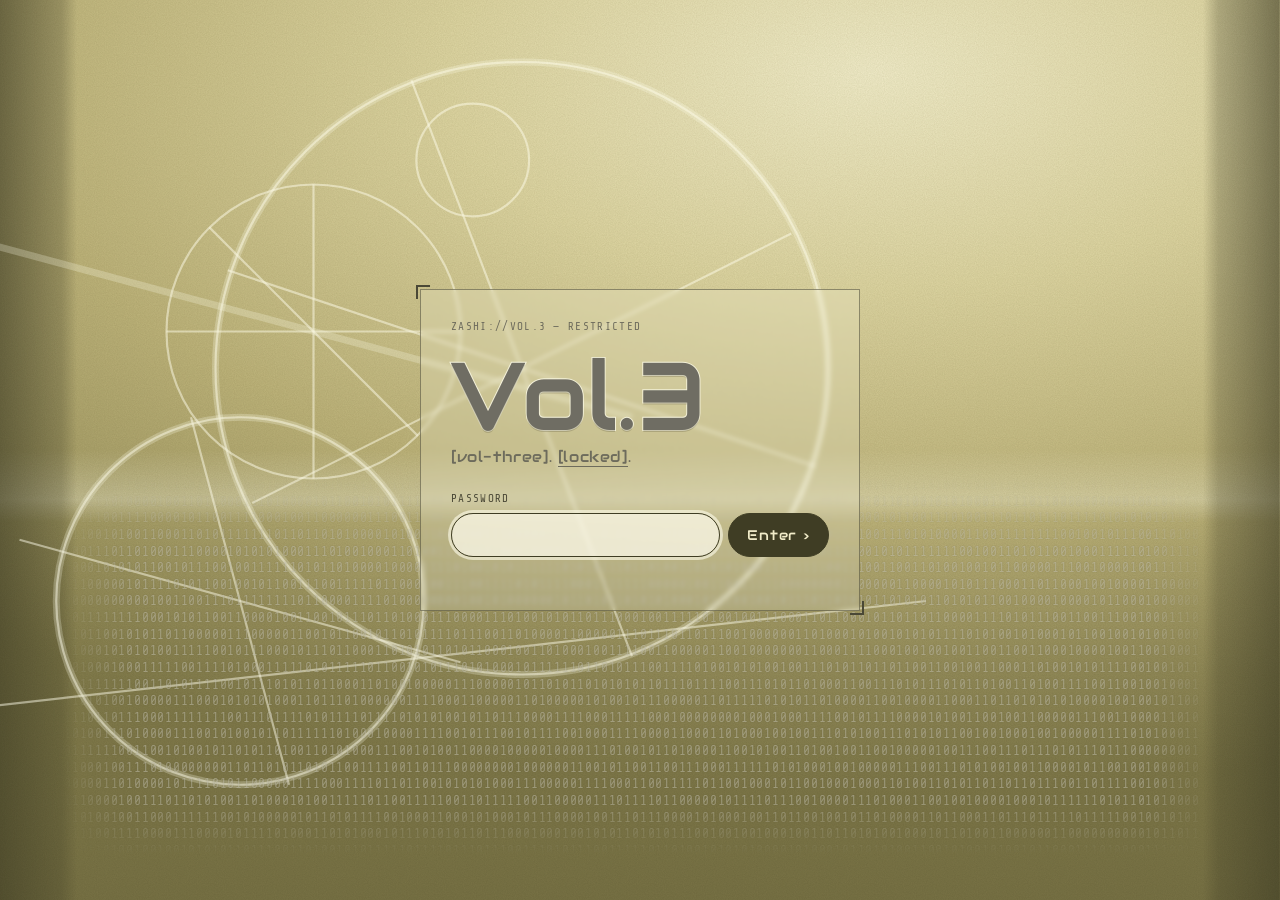
<file: vol3/index.html>
<!doctype html>
<html lang="en">
<head>
<meta charset="utf-8">
<meta name="viewport" content="width=device-width, initial-scale=1">
<meta name="robots" content="noindex, nofollow, noarchive">
<title>Vol.3 | Zashi Magazine</title>
<style>
@font-face{font-family:Audiowide;src:url(fonts/audiowide.woff2) format("woff2");font-display:swap}
@font-face{font-family:Jura;font-weight:400;src:url(fonts/jura-400.woff2) format("woff2");font-display:swap}
@font-face{font-family:Jura;font-weight:600;src:url(fonts/jura-600.woff2) format("woff2");font-display:swap}
@font-face{font-family:"Share Tech Mono";src:url(fonts/stm.woff2) format("woff2");font-display:swap}
:root{
  --ol0:#f1ecc9; --ol1:#ddd5a2; --ol2:#bdb37a; --ol3:#8f8854; --ol4:#5f5b35; --ol5:#3f3d24;
  --ink:#4a4836; --ink2:#6d6b5c; --line:rgba(255,253,236,.55); --line2:rgba(255,253,236,.28);
  --mono:"Share Tech Mono",ui-monospace,Menlo,Consolas,monospace;
  --round:Audiowide,"Arial Rounded MT Bold",sans-serif; --thin:Jura,"Trebuchet MS",sans-serif;
}
*,*::before,*::after{box-sizing:border-box}
html,body{margin:0;min-height:100%;overflow-x:clip}
body{color:var(--ink);font-family:var(--thin);background:var(--ol2);overflow-x:hidden;-webkit-text-size-adjust:100%}
/* the sepia beach-photo atmosphere, built from light, haze and grain */
.sky{position:fixed;inset:0;z-index:0;pointer-events:none;
  background:
    linear-gradient(180deg,rgba(255,255,236,0) 50%,rgba(255,255,236,.32) 55.5%,rgba(255,255,236,0) 58%),
    linear-gradient(180deg,rgba(0,0,0,0) 58%,rgba(70,66,36,.18) 75%,rgba(70,66,36,.32) 100%),
    radial-gradient(110% 80% at 68% 8%,var(--ol0) 0%,var(--ol1) 30%,var(--ol2) 62%,var(--ol3) 100%)}
.sky::before,.sky::after{content:"";position:absolute;top:0;bottom:0;width:6vw;background:linear-gradient(90deg,rgba(63,61,36,.62),rgba(63,61,36,.28) 80%,rgba(63,61,36,0))}
.sky::before{left:0}.sky::after{right:0;transform:scaleX(-1)}
.grain{position:fixed;inset:0;z-index:1;pointer-events:none;opacity:.22;mix-blend-mode:multiply;
  background-image:url("data:image/svg+xml;utf8,<svg xmlns='http://www.w3.org/2000/svg' width='220' height='220'><filter id='n'><feTurbulence type='fractalNoise' baseFrequency='.9' numOctaves='2' stitchTiles='stitch'/><feColorMatrix values='0 0 0 0 .3  0 0 0 0 .28  0 0 0 0 .15  0 0 0 .9 0'/></filter><rect width='100%' height='100%' filter='url(%23n)'/></svg>")}
/* wireframe wheels */
.fx{position:absolute;left:0;top:0;width:100%;height:100vh;height:100svh;min-height:640px;overflow:hidden;pointer-events:none;z-index:2}
.wheels{position:absolute;z-index:2;pointer-events:none;left:-6vmin;top:-4vmin;width:min(118vmin,980px);height:min(118vmin,980px);opacity:.9}
.wheels circle,.wheels line{fill:none;stroke:var(--line);stroke-width:2.2;vector-effect:non-scaling-stroke}
.wheels .ghost circle,.wheels .ghost line{stroke:var(--line2);stroke-width:7}
.wheels .spin{transform-box:view-box;animation:spin 140s linear infinite}
.wheels .spin.b{animation-duration:90s;animation-direction:reverse}
.wheels .spin.c{animation-duration:200s}
@keyframes spin{to{rotate:360deg}}
/* binary field */
.binary{position:absolute;z-index:2;left:5vw;right:5vw;bottom:5vh;height:42vh;overflow:hidden;pointer-events:none;
  font:13px/1.28 var(--mono);letter-spacing:.06em;color:rgba(255,253,236,.36);white-space:pre;
  text-shadow:0 0 1px rgba(63,61,36,.35);
  -webkit-mask-image:linear-gradient(180deg,transparent,#000 18%,#000 85%,transparent),linear-gradient(90deg,transparent,#000 6%,#000 94%,transparent);
  -webkit-mask-composite:source-in;mask-image:linear-gradient(180deg,transparent,#000 18%,#000 85%,transparent),linear-gradient(90deg,transparent,#000 6%,#000 94%,transparent);mask-composite:intersect}
.mono{font-family:var(--mono);letter-spacing:.12em;text-transform:uppercase}
.logo{font-family:var(--round);font-weight:400;color:#6f6d63;margin:0;line-height:.95;
  -webkit-text-stroke:2px rgba(255,253,238,.75);paint-order:stroke fill;
  text-shadow:0 2px 0 rgba(63,61,36,.22)}
.say{font-family:var(--round);font-size:15px;color:var(--ink2);letter-spacing:.04em;margin:.35em 0 0}
.say b{font-weight:400;border-bottom:1px solid var(--ink2)}
/* frames with corner ticks */
.frame{position:relative;border:1px solid rgba(74,72,54,.55)}
.frame::before,.frame::after{content:"";position:absolute;width:14px;height:14px;border:2px solid var(--ink);pointer-events:none}
.frame::before{left:-5px;top:-5px;border-right:0;border-bottom:0}
.frame::after{right:-5px;bottom:-5px;border-left:0;border-top:0}
/* lock + loader */
.gate{position:fixed;inset:0;z-index:10;display:flex;align-items:center;justify-content:center;padding:20px;transition:opacity .6s}
.gate.gone{opacity:0;pointer-events:none}
.panel{width:100%;max-width:440px;padding:30px 30px 24px;background:rgba(255,253,236,.2);backdrop-filter:blur(2px);-webkit-backdrop-filter:blur(2px)}
.panel .logo{font-size:clamp(64px,17vw,96px)}
.panel .mono.small{font-size:11px;color:var(--ink2);margin:0 0 18px}
.panel label{display:block;font-size:11px;margin:26px 0 8px;color:var(--ink)}
.row{display:flex;gap:8px}
.row input{flex:1;min-width:0;height:44px;padding:0 14px;border:1px solid rgba(74,72,54,.6);border-radius:22px;background:rgba(255,253,238,.72);
  font:16px var(--mono);letter-spacing:.3em;color:var(--ol5);outline:none}
.row input:focus{border-color:var(--ol5);box-shadow:0 0 0 3px rgba(255,253,236,.6)}
.row button,.btn{height:44px;padding:0 18px;border:1px solid var(--ol5);border-radius:22px;background:var(--ol5);color:var(--ol0);
  font:14px var(--round);letter-spacing:.06em;cursor:pointer}
.row button:hover,.btn:hover{background:var(--ink)}
.row button:focus-visible,.btn:focus-visible{outline:2px solid var(--ol0);outline-offset:2px}
.msg{min-height:1.4em;margin:12px 0 0;font-size:12px;color:var(--ol5)}
.msg.bad{color:#7a2e1c}
.panel.shake{animation:shake .4s}
@keyframes shake{20%,60%{translate:-6px 0}40%,80%{translate:6px 0}}
.bar{height:10px;margin-top:18px;border:1px solid var(--ol5);padding:2px}
.bar i{display:block;height:100%;width:0;background:repeating-linear-gradient(90deg,var(--ol5) 0 8px,transparent 8px 11px);transition:width .2s}
.pct{display:flex;justify-content:space-between;margin-top:8px;font-size:11px}
#app{position:relative;z-index:5;opacity:0;transition:opacity .9s}
#app.on{opacity:1}
@media (prefers-reduced-motion:reduce){.wheels .spin{animation:none}.panel.shake{animation:none}#app,.gate{transition:none}}
</style>
</head>
<body>
<div class="sky" aria-hidden="true"></div>
<div class="grain" aria-hidden="true"></div>
<div class="fx" aria-hidden="true">
<svg class="wheels" viewBox="0 0 800 800" aria-hidden="true">
  <g class="spin" style="transform-origin:470px 330px">
    <g class="ghost"><circle cx="470" cy="330" r="250"/></g>
    <circle cx="470" cy="330" r="250"/>
    <line x1="230" y1="250" x2="710" y2="410"/><line x1="380" y1="95" x2="560" y2="565"/><line x1="250" y1="440" x2="690" y2="220"/>
  </g>
  <g class="spin b" style="transform-origin:300px 300px">
    <circle cx="300" cy="300" r="120"/>
    <g class="ghost"><line x1="40" y1="230" x2="560" y2="370"/></g>
    <line x1="180" y1="300" x2="420" y2="300"/><line x1="300" y1="180" x2="300" y2="420"/><line x1="215" y1="215" x2="385" y2="385"/>
  </g>
  <g class="spin c" style="transform-origin:240px 520px">
    <circle cx="240" cy="520" r="150"/>
    <g class="ghost"><circle cx="240" cy="520" r="150"/></g>
    <line x1="60" y1="470" x2="420" y2="570"/><line x1="200" y1="370" x2="280" y2="670"/>
  </g>
  <circle cx="430" cy="160" r="46"/>
  <line x1="0" y1="610" x2="800" y2="520"/>
</svg>
<div class="binary" id="binary"></div>
</div>

<div class="gate" id="gate">
  <form class="panel frame" id="lock" autocomplete="off">
    <p class="mono small">zashi://vol.3 &mdash; restricted</p>
    <h1 class="logo">Vol.3</h1>
    <p class="say">[vol-three]. <b>[locked]</b>.</p>
    <label class="mono" for="pw">Password</label>
    <div class="row"><input id="pw" name="pw" type="password" autocomplete="current-password" spellcheck="false" required><button type="submit">Enter &rsaquo;</button></div>
    <p class="msg mono" id="msg" aria-live="polite"></p>
  </form>
  <div class="panel frame" id="loader" hidden>
    <p class="mono small">zashi://vol.3 &mdash; access granted</p>
    <h1 class="logo">Vol.3</h1>
    <p class="say">[loading].</p>
    <div class="bar" role="progressbar" aria-label="Loading" aria-valuemin="0" aria-valuemax="100" aria-valuenow="0"><i id="barfill"></i></div>
    <div class="pct mono"><span id="lfile">decrypting</span><span id="lpct">0%</span></div>
  </div>
</div>
<noscript><p class="mono" style="position:relative;z-index:20;padding:20px">This page needs JavaScript.</p></noscript>
<main id="app"></main>

<script>
(function () {
  var SALT = 'UgFyGRfirdkhvKfgo/5U0w==', ITER = 250000, PAYLOAD = '[base64]/Vb4OfroE6Fx1E8bE2GX9iaMtWSuME8t7/X/[base64]/[base64]/vZf3mdAaZYr9rjfypNfkMa22+/[base64]/GQOSWG9VcAnobd4y5ZKWbe/BxKa4fNLesTXKnCVUDhH4psM46RFw9qnG5J/[base64]/kzIsBVGOc5inBAm7q+e9IUkeQX5U+dVURdHCd/YC3LesgoRRbJSZGUkRxRxy1WDKpIvpaIU1zu6XFrijCm30nDwLaFHaEdmcmE49wlwAnJZaDvTJWmxxoyR1E3Iq/[base64]/N7DrZprsomDMZHnIerjURm+K4Aszd/6Ey4wFgxvQf4XUozeBSUm6hZqzO96W7RGpJ/pHfn6uavWdSeBYAoSdQbnSpi489Tu29NJwI9EUtzVz1ikhpYhkSHGgPfwSsXkyn5YrVltUKA05UTMb0wvty5nPUgXoGEJysnhssxzB3kP2dbrdl6csP0zu5subujNyp2jhsX2nNeJL7Kt4VJZefLHt5Ww7XS66pBr4ewlOexRS8i6EgHAyLXQVqlKk9/SoTF7zZ9yeod9qvgqqCWeQTE3Q0PjtQe7hhpI2zRjkTq1sqyxjXgmUdR4gQygCm4N71mWxDV1WJBQ3MprLDTr5Xqi7pewusb3fmRwNt/VMgwsgZYldGCczSKkszOvw0VLvPSPgCCKTL8n5kZa3qo6KthycpjRWK6iyxU7elNpIDLpqp6Wm5b9dRRnyPzXtRq5aczHW2hlJy8KwlNgAIBb+DFZeoemJWaEEw3QvUJz1f6Y1a4OBASLfpkyRo/dzOWln5roXOXMv7qqbayxaICO51plIOraJo/LG63Rfr5NAib8ee9yYPu+0Pvphp4KGJSXGep/Rg0+F94VQJ8qL9I2GFplNi/9q21POoyTkseaoI0/BE9eRG07pzCBcTesNJ5Id6fsaQEGwX7Rh31WxXpoIGo1ejqTK0svBB5SSinEGSBXJdNyDMt4is7dCABmuuxQt3hq8urirLnR6u/qYiam8sKo6ORZmg0iTDB7XUOsdwff4rtgsiG9N+7k1y2m9IDjWeLo1D3cjNBUdZnl18cvqsW9Hcs3c1IOsT/m3hkU+QvdztvG/J+cPAlut1J9LXPDw2bWGqjdrHdGVhxEdBH+PgiPKOa6Vj/dSNZVr9fQ/DIrb8a9ckqStl616ekR5nfyEfKCu8uiAKQa7ZZ1bZiUdb3MDPf+cHXEovQCwmAA1NjWYoyQpBozygeynqsA8bR24Sbc2SmuE4wsSBHj1OvaC6WaYUeFKp4R7Adkrwm76nkaO51oyBBjqiyUgZAdWaaB7aokq7uv/V5+gFPzDzjTaY1sF4WiqZRgaQS1R3NzPfABLC9sHWb2oXL+WKU10wx/ZqEH4VvsssGIIpxBp0xf4rXvHgYbdcl5IWR5d0Lkn1A6jL+jNOz3k8Bu/[base64]/60SPlzg4ZF6xfbLYA4QVd9tQZvcHnWqQKigFEB3SXdEtsN8fKOSy7GrPv51d6A7MSw9etGD4nzFjGIlXZj5xuMUh2KtezS9P83abAiXCBEeS3/x9EpTB/QjTid8pL2W16YEik0zcMPOgPCAh003CKT8Ey71Gqwp6cWALM8vyuOEEnWWyhxK/musfhVN5Z7FcyigWpxmZE9hzLziVUjntACUPjLe2s0RQwFgvil8FhUzKP7CVbfm7rYEzAm/nUIQMdUMhrC2qcl9qLvpMne+QNUHc0UZgRRmQT3uf7QPCPKfaJD3kdlTrt3bPuc0n2gw8OmL6qRcxlKqZmsP0/HysaL/YUXTkxg/IX4UBUHbZbeFAS/9BhZapy+XndO+Fw2wE0rZ8y9r5WiYIDrsHwkyrv9EMeif14heqUsM2vwZlqZ2p6JT/y2meY/c6laVeBZQuBE7hkd99UO47+PWmENeto7NXXdQ9ro+YEs9X81RxvIf0ZXdyWNG4CqYiV/l62Gyds0xPLrHVMrhfDcjPYCL7otER05UW9/0t3w19fei0pNiiLkokUBtieT4h/lOanD7GSpeUEcjdZROxcOXLME5yfR6aNXWrmD5a7ovXYJ/LF003KsGC90AqXJ/DOnROLpyh5iilH42Z4aTVqNAxqE3fRT5EWCifGB14VC3d6NxkEeCZ4KZlqpLsP9bjpg/YohUPOoT+9/FTJMidf012Od6/XGza6iunYJDlsIGGOPDkn92GUSmG35EVuWVh60BcluyWH14lpXOL1TTkPW54UrjRxiehcYGCcC3cRBKfwU8Z92XB1/lnIHzvfcIFRH/t8E7C5Gmqk0iQ/wYHtO0r5hm5N1nAapOdUYitzOjeCxksJT3rzPi1yjHEkg86bmDLAC90iIaixVkMGOfOjm0lGtjyjQ7pmKdglHC6BzVzXaMaEfLjivzvicxmfFXBJQI3ZW0onQjIYDmc6uWeZ4zx8FJJa2L/3uTQ3jLApus9r1Ucq3FCvEYS7rL19cAdE/kMGPgjrwO/GVYcmF8gHM+Wx+lRVnVkk+KgzEh5ATZIuclZjfSqBB79RL/KSgJnLlek6DsByUHhC0xbChq2vzP8hKkYXJz/rUvOAiTVmdeOGaTLfhSpuFhNv6Uv/HbksX9nt9S1YgM14yMYur1GJ93eyhmeE3wINdFeIfHQAilbF2dyFT0IMHkDRUcv/lyZD3evz463uHAPK4UH78j04veWf8mcylAVux2+Dd1c6vuysHBu/N9WRiM0SDpc3/vCTnIy3V8eb0NSBrZZz6bKo465IRW3ex60NrkEL3eTaunMccOn14FxeHo3F619hXHe9+ST/BlQQ6EO+QznUMpQYNM7+2J3jiR8OCepaZB6OcSuCgO5YtkcQHgTNRYN4J+K5NtEwQ4urWiQLantr2dntdUFnnYN8x0Uc38HCSDLYWv1RHBPDWD3GKO9Lx7KZzUgcYy82xkYUtwDVi8YGCHemceZrb5JVDZOx1F9MxpqQzV41u7+UNCTiz0O/vOpq+K2xcBtTZRZo4yx1AqPVr9y2tOYtBoswJIbztfuuddICMQGLMkiFdQvPwNB+kOe9wG41TyRebXpts0mOJh7uCHSCLmD57JmDEqwLaJapu/+t/[base64]/Psb5XTvL/b09XpgxNk3FRdWpxy6KdQQETLOS3nN3Bxhb9K6fwNVllZW7d516LkAWNCj6nykIAdH6oDSY4F0xQ1oxGQuBjNs7zhu3klxgsgNRU61Chs33wmP34mi+eDA/svoYwJCVbfs2QFbB3M8RNnR1/ZEyIEKmdXWmw/cnarYM8Ve464g4cuZYsI3C2cU1VMG781bo4/7/1MivF3ldmffZQl9CQ79w921kJx+LxVoXlUHWNYg3ncJAvJD+dEiLm9zLF2S005YBi/eXX/ZwkDU4y3nVxo1eIJhyDOstBA8TLIOvmQUAFirqk/VoM5qtpxUhiEXynJFnKUi+iohrbZcaVvv/WBENpDHKMw35YlJEw6+BrTkmTaHpweP3gyyAmNE4LORbQ4Rcr5TFrdzS8503UWKANVGG5nC+HOt7uZTl/N+RyeoTVIRmixb22kJUOqRQEWKJY8+YmL5O7Dfbh9hhBmnnf1ZkISxAOvqS2rZpeYXO3acU/J+DFvijrOtc1HhoL0BxU3J+tfwXU/a+DcMctDwZA9x2AEmtcykoT+Ija834DzSiyfq3hr0KLkfPrMkEKCNnrc1JENkhv9fDoliwSfLpM1BV0rj0q+7/l6geJIYJEjk6kphyZb1TJQi9cs0IZ5XSJQL92gHEae6dDQQ8Y0tlIY0GyNSwtGv7JiZCECJrWi8WV7Ze9J8RuoE4UYPPAhofg8M8LO+qq+H/62pmnEjGlCZRIT4Q1lq7lw4nI1PkMFntujbdw3uud8wDSz3DVpCBqVwxtuwlC/k8avjL/cqfoumsL6quVbGUqSBi68fvlzr6gsXbcKxbi05mG+VX8rT/af7I98kQnrlEvQ7092VLP6faTCCsoxkxzk46C7wSk/zUNZ3dWHAZvfO94k2GRMHScPfyjr/r37aDKs3JtP2id80oY8qt5NaoYvghxOH22kRGv2u0RzeY9AklHna82PA/IkOqKr8DvmirZoQl6dXPfIatFXFSTiPbWkLdIfmtqENjpopctQLRPT/XTbdNtMDJP6ygw4npD+84myXVkE1gEm8EBswfYaPkTYCRqqu8dFQZCSctMzp06M5MUfmNc4Z/RW+met79HXefh1sSrPafQvMu/JYNu/326dX2izbRX8LpJIYrJCyGdh7J5CKtFcudnGd6dQeq542jVWxBaSs6j50rVM2rDRwr2tGld0l123RAKn8uKsJ4E7Z0Hj/sC7XxGfjZfFLiXT5ygALf3WZ/IzQ9gGio6XQeVf1m2oHszDY3if25I+/i4W+XVVZwhgIx1dRNjb6dQP01piVaPKZA0wJwbCE955gAbB8Oy2Bn/PIwyDsVuV4TM9ipUDd1UgYwhhzG4mQnYH/X35OFeQ0xPT54Yo4wjblTRkE3Dx0BRPv8fGr6Ph3KlSPc5OFuaC3Ly/X+L2rBrl10Tj1k/GX8eg1u4nSPmSala4cHuef/+ifnuiKZB4lahtM8naI4K2+siZ4yroR/jQSN2GyqfPOgnpVO9nDFeX+W4Pu5IBeCE/sUy7Qm0OOulFLa65Gne8kdy8onYyTR57peRESSoecJJgpvkOXVsUJdNmTpibULD4XzsLa0evC4ef2zPBEG9idpm9P/ffKxRFMqbX+Tj4hMgR/OMnlViZNvlXjrknwD23PutcgDXkrFKQstjRyb4E6akjszfy0tcNBRcB8bt8rMPQbizt7Y5p8OFvjTYADyuaJ9mXs1dRJ2CZbk2qMuHDRgCeosYcecXZzrS7sy7azLL/am36hdDCjTZXSG08b4wQSdjCzVgdXsCQI7HzCrqXP6AnpkKqJJ8X9QppEcfDN11+w/XoZljhQK1Do1AcDcgqyrGMKux6LAhvt/[base64]/iwOxYmPVemkzZtuJnx+DsxUlLL/mKf+kkLYAyglhkg0DdbNIZGEz7uCzGnqu6s8QFvh5hmsIeMP4NPGoCacdEMiV2Pfd8LYPX8k7mg5rml/6tLqU0UL/AfV3YY+ApS/40fGKbLZ0z3OE7DzK9EQWLgXxsub4S3YLbZsMX06LLfoZPq3zZ8aNZEvIuvwnWNYTj657m7v5YAni2GSWUH1K3Jl253ocw2WL7Lbova68XenuuBRtDrCD9vqaUNRJKGnXhaGm97FEMuW12G2fX77z/cM+BY1zd1W7JvZUm2tsW1GUQ7p5TvPhc08oZat6tcoBniFKwg9G0HILY3nSBogG7ulBLqRhDw0tb8KuSSv6SA7yrofdp11raF6BMK2KE2AfGkIUYSAnSC5CWivrPSM7Uk6kZsQ+/K12Mltkv8LxAUv1ZIz/IQYHOH0orV0OITzf2wigru8vxD9i6i57XNGsk3AwEom2M7bzkqf1za3XYUcMMm24evTZwr1/jdJ0gosEonOEzk10soldsJvo12ebXmb2/BjKhKEVfNDZTECh+Fp2OHNU0h6erqDuBhPScT2XVYgPV4Qh0QuEMJ6cFuxUh+kvDsjf4DsEJZNywTaeGz0JtgRYIiQr0GJw0N3jsyxCsoCzSipeWFjTnK/kylfXHA1a/rBTIbAnkgS4hvvEWMdHtDoGSszAaOge9YlhqCv+jbAapP2ZjKqnPOu3LUR+24Ut4SICIXS8Ef1n7gicrh24sSis2TyGVjHlvJ+Ger/oG9Uf+/hARsVcAlu9jB0r6L5tSBjdo2d2rmqglFGtqAJ5R+5BFlqSE6MayvEUVZnzV3R1J7/feapf4YxU8l0r3X4b9eJGk8/JjM0vICr/MhIAoEoIcBaPgpdrTX9VRoeEHtOvCwLN5w9tThjplErWn4/IPvIyQGZun12So/RykuLsL49uPMVmNLHoEqkWfnuegbRZkpsCamIyoTVxurSCstBOrNSul2s5EmJ7iT1hzEdcshwEEFM44sa53ceqDfIVJ0zW4O0kdJB98CKbsEByQwFpABzc5OwjWbvtMAKIH9PNco6E55R0rNphQfef6GIW3RFEDOdbwRIFgB9/AaKXrttlbA+WPIU61Dr8BOm9Fw1TExJSMWNiuhcuDXLuRyZdWFILDOsB/6rV4tcHqib7lkcHZleaQ/kcjdmrzzzXPXwydkyQ+tO8tL8CMzi+kjHxlCAHE1ov3wltC84kH4DfZOHdl9Og+e6tiLu1TGap5gdxsm9GJ4kvunqBKJvU4Aq8LQg5ZmqPm1JyviwK764ljkxMrJ+m/kUUZ7Ux2ZwXia5po853xg8z6QK2a3NSTcVR7vpO2yEZu0IAhjNhJowfiAvPVdYwC3yirRiTWxN2C7SfD3vajVdRhpwMzH+8eE3N+Iz+Wq5pUsBsSnzp/+T7hFcY1hj90tqI0hx+eI0PSPkvG7vZ7jXJVLfRQRoZQeyQJN5MLNC/S4KhZPkjbpAQyfRy9dBkFgEjwwuYHVNK8GxwnEpZQvLXjyrnhG/jCgZ3SMKh/rLo64G6tjFw3wdhKGlCKjA5E+upyV0ojUewBakTx1xfD30M6xV3zsJRaEuB1YA7Vwu4OXvgG99kEpw5zm7Bd/[base64]/1Oi8mPovd2EVGF3+TLDDe2BDrcY5Gm3BH/2EnQQdwUCkYTfblApGBzqMsHot7JoJcdXg8wSOKUilgg3EMiKjaGMimwqQtGM5/vtn4ZEJJp6ZiAYoqsjieC4L1DTI9WD66KrJWv7fDwhKnmZk/550DfO3hjB9TXk2VQ15o2B0/KEDLF8mDA/1S9hFJNBNvx/YlPjawjZmdWNGnAgxJHDHWuljEfO4/b+7hNnLoKNpGABCXYpqCSziKbQ8+cthqtH3mkT/Xe0DYaL0k204uWVQrtVkoybDE6OozzEWW8EOoBsAOjihy79cLai70qKgl/0w/cKnEwqRWl6nlEBSsvmSdpWLgcp5X/ot37rfNId1tziz3SNG3HRSWnRCzxVEGFFht+dSrQPVmotvEyI6OK0+W/zj0hYu1wKv5hHcNMohzuGaImVhixAStfnZBXH+teVxyF7HJHVtEao7Yg8g/FTuncMf2gh7q/treUoXT5Izm5rOBvxiKE6vn9arvUvYoScGChfK8AQlwvMpbeI5C6yYF3PKnrs+iNw/UM7nIO12PqsmaQsVzhOEsUpPDeueGIKHhzMuOU10ZnBnO2JDj/rPnX6CJJyX3wwnL1/i+jlpEUfJWCc4dQGqSkJwPuHlDdUa2gw3264cKLt3fzaYWBxhdY3UgnXED+ok7HwOEXESJ4sfD/[base64]/LlDPb4Fszfxg1K9L0xBuMyStxx0lMHcXUK/XoszvjSNZLay9cHfX3H/[base64]/c8PVsz3s+5jtvsX1nU1Znaxk2YOq3Po4XXaJng4N9/2N6xuwrtjw/tsPU7wHWgo3EFffPx1aO0Mh0/DyqmBh/N/f7Bm07CPiDDg0oLJ3+4X/+xBS3zkYfUTwfkskRmPRmv8na4F7+9uFi0aD3lpkKbjbnk0omw5LtiATiyzgebdpFJnlhcaBXdLCS0uaxmD9Kpmum5OckXebIiAKD7N/Ndn7zD7ia1F+8+4DoO7WJCgXqpQzJgcIzQtwMVPhVuIcOwKM5ufhxz9+L+JtSFx5GY7KcDJmciM7an/[base64]/q5k+2d8Qb9iCEdKAQmIvGXh00qaWp/PA2U+L5gAfTKHe0Nzh84bk8kkPjkw96pfAVT9AViZOFdfXLWO0yX8DB8ScSRGAw53KMS/PMRK30GKbMYuzvtgcT07O+/edHD+p1TGds54l6W9/[base64]/MXgrmPetbX4F1FbWatbyWkzRs7JACT6WKLBEoX/yYELEl4bZALAa8zFyvHZ1MkhVj2qvwPKRWXpU+pnWBAudiRJH1qMrhvn55418vkJoXeRF3yw3o1X2aNJi32nthChAPVusYZFYeFqUfFVWQVyP3XVGer4kwtE/rM90aFdtmBlxnlzE3LXbBEzBPDCjVmrFG4bldCijbuRxJHmFWZE1UMbYtgPgzg7mtr62RLydaTEdm06gnKtZOaQkv3gKN7uAfuek9gyWPIMN5VyHOZ6/4HiTyk8gYdJmZ2PmfOe7SH1LwmYsxPKA0C5DbkYwOlGgI3OfINJKRgS6I8ZfKL6XeiM7yFhyPloGO2fhVxYo7UvmR/y09BFTrpQe9Ui4jyrFM+O8j3OitAo+KjzUauloqHHtMxW9zfcgEc0bG5IVVh2Nb43PHZx+AVk9bSqvgVHdAy3Hsw03Ac56Cg9aiTRx7BPPFcxrnNbj/6K072ZYJFvkAtMcgMkAetS24ogIFo+/iVHXIFFDABdE06nNJx6e+ZGUthSGiIyMmLCKC13NCGweH+MCHeM7QcfI17SaXKocicapJCO3kmaDV5du2bOj0MHwFKCdOJXKhz5k/WBvtzg1CVdFYgxho7tLya/Knb4NxORnJQ8IEw/BmwSYr30YO4LkAkftZT5my2VKqGjZ1exJpcJoTyDfX+qnl5/BSka5FOdofz8J6pNMyvX6Yfq0wGBvEzZRIpHxTkNKOSLMAajDtXZbQi4ZMoV3m5/xv/bAnLiu/Jvpr/rktRYmFYiUInQy1+1RlDoZhFyMTs3WjIX0yE/4noASsnYgakzXp83cvc2f3vmp1k7oYPjq/pNI0oJxYmLcfcp70yPNeBDvHGBpNJRPGF3rAMnXtCS2Xsc0lInzZlU5/UOLPd5QnvFGQa87MrirmIxiUFEHPXrUYJteuOqs9vrRQUGurQTB4ArsaOLB7uubqhxDJ+J7lZrH7JottgcnZCT0zmewPOdWRy3iCg+ERm8Ag1yb1MNmwFzmFpN/[base64]/q5XRALhcrite1h0bNL2NX1JkucAd4riurdoznQLmEVaZ9PUcpN2bZAE+fFX7ZUgeO4fMHPvNUD+0BRVV9a5K5yrs0vWKQmofKn9bcNMclorTduP9Z/mMr0sVxRmTFvgdpppREUozi56FoRFVE0AlGKvbxwTC7HxkLNMR1gZCQIxiMa2AmjHFB9ZBLHCCkSBSFJs95Zorg5ZVnQsLH0sUp1q+JT9dvW8RdfX+4dW0PVtQa7uHtc4AgOqxFzUpgtjDLF+OcbsDcH26Yov6+/Ril41WfxgfOb54jQCiN2MKQ2tchrvdKUW+hQPC3e9kACEYhyzpYXkpGKrENDw7/ChB6UeYOLXcNIGHV/4BvhL+45n3gVXqtylsogC5keD5c37UipGYFYqZdlSFkS8K5mKSEeuIFocrBebSeyVtpq6K+eWAOJxQiQCw0rB1D9hcuzj/LAJwYTlKuGKu7V8cCOMbFRSsHjJILuIpwXiDdgQ0XF0Bs8HWNMLhGrZ6p5Wn9rSSyDax5EadiAZnaKpx1qPycOFBAR2RNKpU7rqBjvyaH5qW0RuDcgzbsmKQXorpo6q7ttjYIIa0QRHyXQzSwqtZd2/6XWNLSAFBq3X7HvxWkyVn9Be8o21hr7KDYZjn8/jZE+FMHjSyzhh8cpc0UvIZHSSk4kLjwFqc+nFSZqVeXKbMEAriAWgFX7XwSl/kKE7fYh6M3/4Jg2Wh/wUz5U6hemgmpQe5SJqkIY9UU6iSadYLPNTUCpssORVnFDhkFUff9rGaOrW1Qtzg09nHsArAE9+IUAfuZ8SP/0F47gR/6ZD/thvwT+PsOZDHDxdvRzUfXWR6u89TEIfAADmwumP8in+kxA2MuWzWERQj1fS4b6/O3vj9eKhwndhDKEkuNg8sxQJtu9geQQZz2eyhC0M+MDvuavHT9BkQ9mU82UX6SX7q+rJUPaJ6DPGeo4VMQ3XH7IOAw2AG7ahQ6OBXgiOYlSArh+bRg54S/9q8Jekh9/ahR9QtRsngmvzdy1an+Nno5eELR0dOY03MuB7LyTm6IpZNkCMjX5SbY4o1DXCMSxm2LT/vXW0muS6MWrCXbnO3qYcZFLeMIbeKreUF0O3I4xQjJusK8TDbvEiazl4gQv7Y2P5/xbrGT3LuyLc6JMQVCofxnU8byyZT+NscWiWcC6O/H/wm1j8SJAU0axAfA+iOVjgs+vyYXeLScaXPPpg7UHzwXSUg0DEfNp8D0DaiNa/bO0y1fLo/GKkxUjqWCJg9YCgEpQmxt3TYlsMOqzUZnWt01gbdICLYkbjIoDEjMWdLJQLTHqoz0shY00cVoE1MvWD2XdVX9loEb4e42TFcJFoF4A7CB60ohE7VbUTUeoFng03EuhBx8MdEgifz6ebbbS+d26LcJNGKVt8', KEYSTORE = 'zashi-v3-key';
  var still = matchMedia('(prefers-reduced-motion: reduce)').matches;
  var $ = function (id) { return document.getElementById(id); };
  function b64(s) { var b = atob(s), u = new Uint8Array(b.length); for (var i = 0; i < b.length; i++) u[i] = b.charCodeAt(i); return u; }
  function u8b64(u) { var s = ''; for (var i = 0; i < u.length; i++) s += String.fromCharCode(u[i]); return btoa(s); }

  /* binary field */
  var bin = $('binary'), rows = [], cols = 0;
  function fill() {
    var cw = 7.9, lh = 16.6; cols = Math.ceil(bin.clientWidth / cw); var n = Math.ceil(bin.clientHeight / lh);
    rows = []; for (var r = 0; r < n; r++) { var s = ''; for (var c = 0; c < cols; c++) s += Math.random() < .5 ? '0' : '1'; rows.push(s); }
    bin.textContent = rows.join('\n');
  }
  fill(); addEventListener('resize', fill);
  if (!still) setInterval(function () {
    for (var k = 0; k < 14; k++) { var r = Math.random() * rows.length | 0, c = Math.random() * cols | 0, s = rows[r];
      if (s) rows[r] = s.slice(0, c) + (s[c] === '0' ? '1' : '0') + s.slice(c + 1); }
    bin.textContent = rows.join('\n');
  }, 110);

  var lock = $('lock'), msg = $('msg'), pw = $('pw');
  if (!(window.crypto && crypto.subtle)) {
    if (location.protocol === 'http:' && location.hostname !== 'localhost') { location.replace('https:' + location.href.slice(5)); return; }
    msg.textContent = 'this browser can’t open locked pages'; msg.className = 'msg mono bad'; return;
  }
  var salt = b64(SALT), enc = new TextEncoder();
  function derive(p) {
    return crypto.subtle.importKey('raw', enc.encode(p), 'PBKDF2', false, ['deriveKey']).then(function (base) {
      return crypto.subtle.deriveKey({ name: 'PBKDF2', salt: salt, iterations: ITER, hash: 'SHA-256' }, base, { name: 'AES-GCM', length: 256 }, true, ['decrypt']);
    });
  }
  function open(key, u8) { return crypto.subtle.decrypt({ name: 'AES-GCM', iv: u8.subarray(0, 12) }, key, u8.subarray(12)); }

  function unlock(key, remember) {
    return open(key, b64(PAYLOAD)).then(function (buf) {
      if (remember) crypto.subtle.exportKey('raw', key).then(function (raw) { try { localStorage.setItem(KEYSTORE, u8b64(new Uint8Array(raw))); } catch (e) {} });
      lock.hidden = true; $('loader').hidden = false;
      var app = $('app'); app.innerHTML = new TextDecoder().decode(buf);
      return loadAssets(key, app).then(function () { start(key, app); });
    });
  }

  function fetchBytes(url, onBytes) {
    return fetch(url).then(function (r) {
      if (!r.ok) throw new Error(r.status);
      if (!r.body || !r.body.getReader) return r.arrayBuffer().then(function (b) { onBytes(b.byteLength); return new Uint8Array(b); });
      var rd = r.body.getReader(), parts = [], got = 0;
      return (function pump() {
        return rd.read().then(function (x) {
          if (x.done) { var out = new Uint8Array(got), o = 0; parts.forEach(function (p) { out.set(p, o); o += p.length; }); return out; }
          parts.push(x.value); got += x.value.length; onBytes(x.value.length); return pump();
        });
      })();
    });
  }
  var cache = {};
  function blobUrl(key, path, type, onBytes) {
    if (cache[path]) return Promise.resolve(cache[path]);
    return fetchBytes(path, onBytes || function () {}).then(function (u8) { return open(key, u8); })
      .then(function (b) { return (cache[path] = URL.createObjectURL(new Blob([b], { type: type }))); });
  }
  function loadAssets(key, app) {
    var els = [].slice.call(app.querySelectorAll('[data-enc]')), total = 0, done = 0;
    els.forEach(function (el) { total += +el.getAttribute('data-size'); });
    var fillBar = $('barfill'), pct = $('lpct'), lf = $('lfile'), bar = fillBar.parentNode;
    function tick(n) { done += n; var p = Math.min(100, Math.round(done / total * 100)); fillBar.style.width = p + '%'; pct.textContent = p + '%'; bar.setAttribute('aria-valuenow', p); }
    return Promise.all(els.map(function (el) {
      return blobUrl(key, el.getAttribute('data-enc'), el.getAttribute('data-type'), tick).then(function (u) {
        lf.textContent = (el.getAttribute('data-label') || 'file') + ' ok'; el.src = u;
      });
    }));
  }

  function start(key, app) {
    setTimeout(function () { $('gate').classList.add('gone'); app.classList.add('on'); }, still ? 0 : 450);
    var v = app.querySelector('video'), snd = app.querySelector('#snd');
    if (v) { var p = v.play(); if (p && p.catch) p.catch(function () {}); }
    if (v && snd) snd.addEventListener('click', function () {
      v.muted = !v.muted; snd.textContent = v.muted ? '[ sound off ]' : '[ sound on ]'; snd.setAttribute('aria-pressed', String(!v.muted));
      if (!v.muted) { var q = v.play(); if (q && q.catch) q.catch(function () {}); }
    });
    var clock = app.querySelector('#clock');
    if (clock) { var t = function () { clock.textContent = 'local ' + new Date().toTimeString().slice(0, 8); }; t(); setInterval(t, 1000); }
    /* preview lightbox */
    var lb = app.querySelector('#lb'), lbImg = lb && lb.querySelector('img'), lbCap = lb && lb.querySelector('figcaption'), last = null;
    function close() { lb.hidden = true; lbImg.removeAttribute('src'); if (last) last.focus(); }
    app.querySelectorAll('.thumb').forEach(function (b) {
      b.addEventListener('click', function () {
        last = b; lb.hidden = false; lbCap.textContent = b.getAttribute('data-cap'); lbImg.alt = b.querySelector('img').alt;
        lbImg.src = b.querySelector('img').src; lb.querySelector('.x').focus();
        blobUrl(key, b.getAttribute('data-full'), 'image/webp').then(function (u) { if (!lb.hidden) lbImg.src = u; });
      });
    });
    if (lb) {
      lb.querySelector('.x').addEventListener('click', close);
      lb.addEventListener('click', function (e) { if (e.target === lb) close(); });
      addEventListener('keydown', function (e) { if (e.key === 'Escape' && !lb.hidden) close(); });
    }
    var out = app.querySelector('#logout');
    if (out) out.addEventListener('click', function () { try { localStorage.removeItem(KEYSTORE); } catch (e) {} location.reload(); });
  }

  function fail(text) {
    msg.textContent = text; msg.className = 'msg mono bad';
    lock.classList.remove('shake'); void lock.offsetWidth; lock.classList.add('shake');
    pw.select();
  }
  lock.addEventListener('submit', function (e) {
    e.preventDefault(); if (!pw.value) return;
    msg.textContent = 'checking…'; msg.className = 'msg mono';
    derive(pw.value.trim().toLowerCase()).then(function (k) { return unlock(k, true); })
      .catch(function (err) { fail(err && err.name === 'OperationError' ? 'access denied' : 'couldn’t load — try again'); });
  });

  var saved = null; try { saved = localStorage.getItem(KEYSTORE); } catch (e) {}
  if (saved) {
    crypto.subtle.importKey('raw', b64(saved), { name: 'AES-GCM' }, true, ['decrypt'])
      .then(function (k) { return unlock(k, false); })
      .catch(function () { try { localStorage.removeItem(KEYSTORE); } catch (e) {} lock.hidden = false; $('loader').hidden = true; pw.focus(); });
  } else { pw.focus(); }
})();
</script>
</body>
</html>
</file>
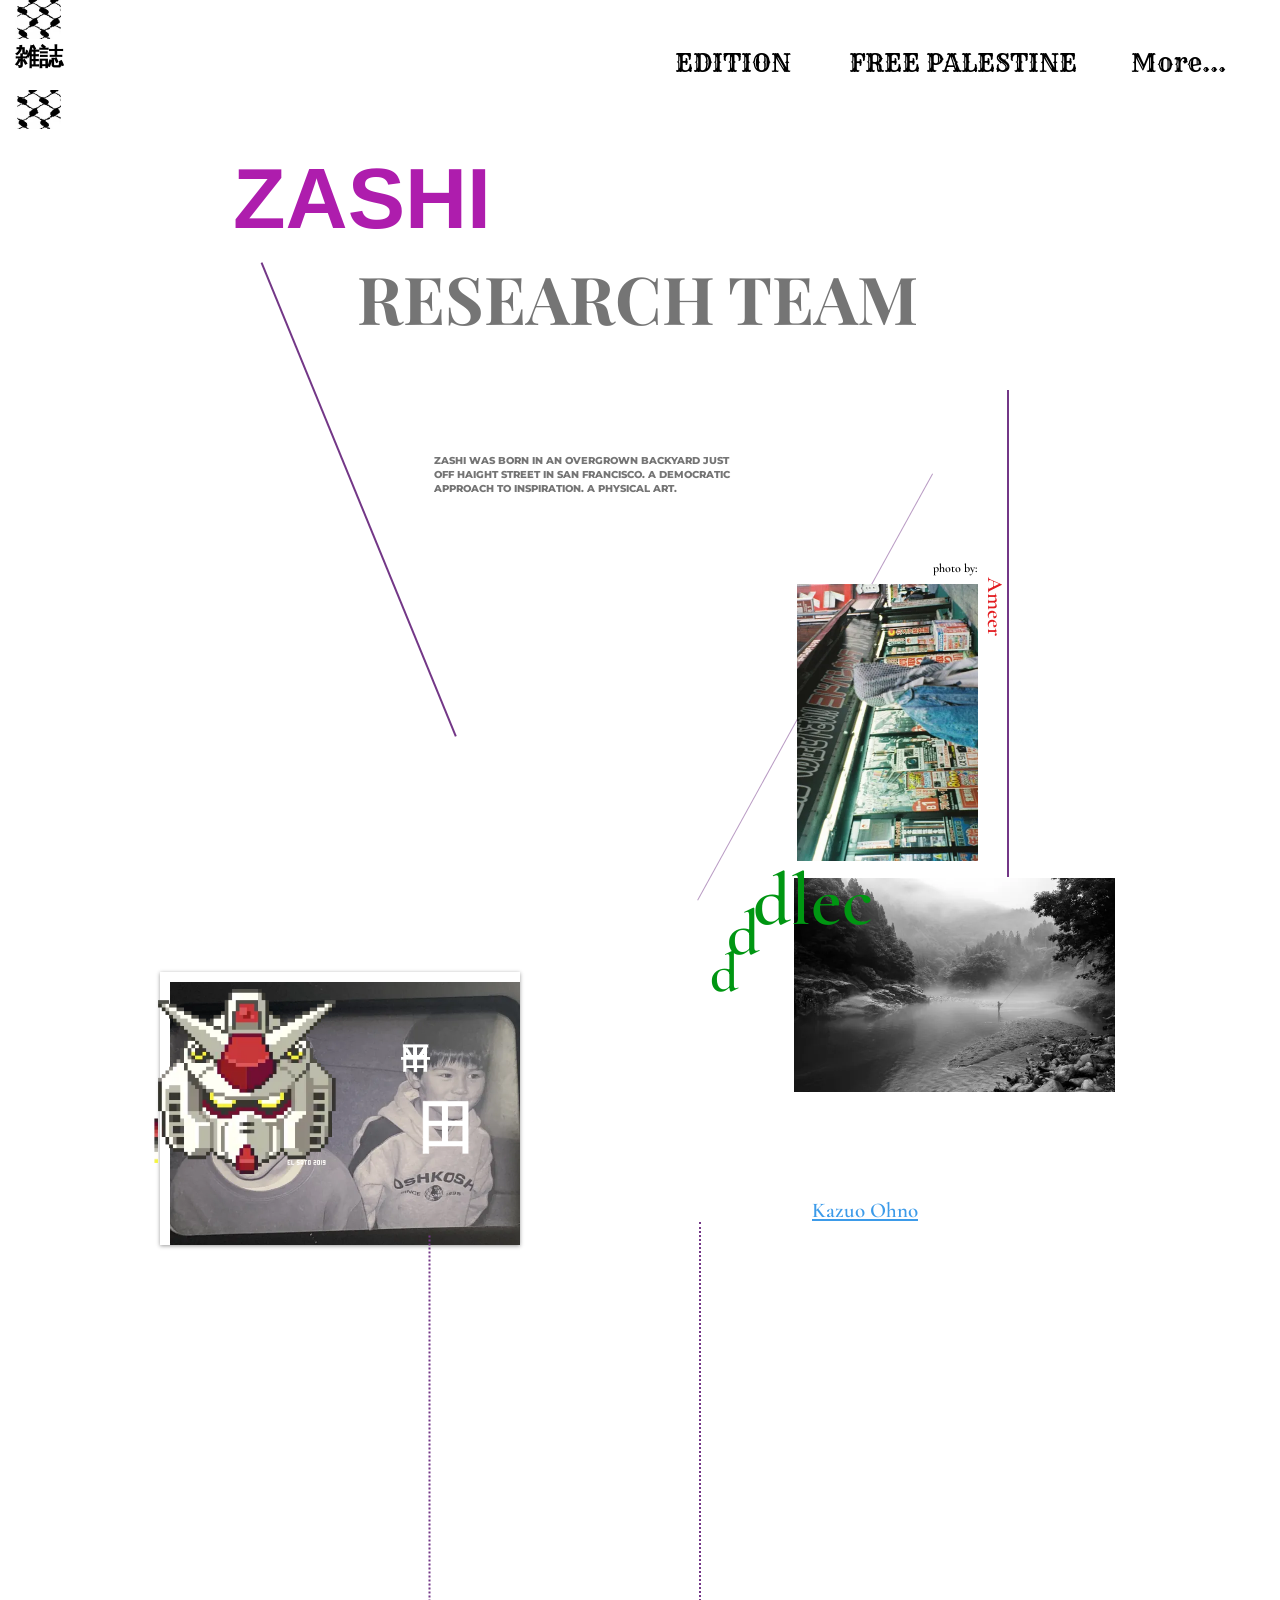
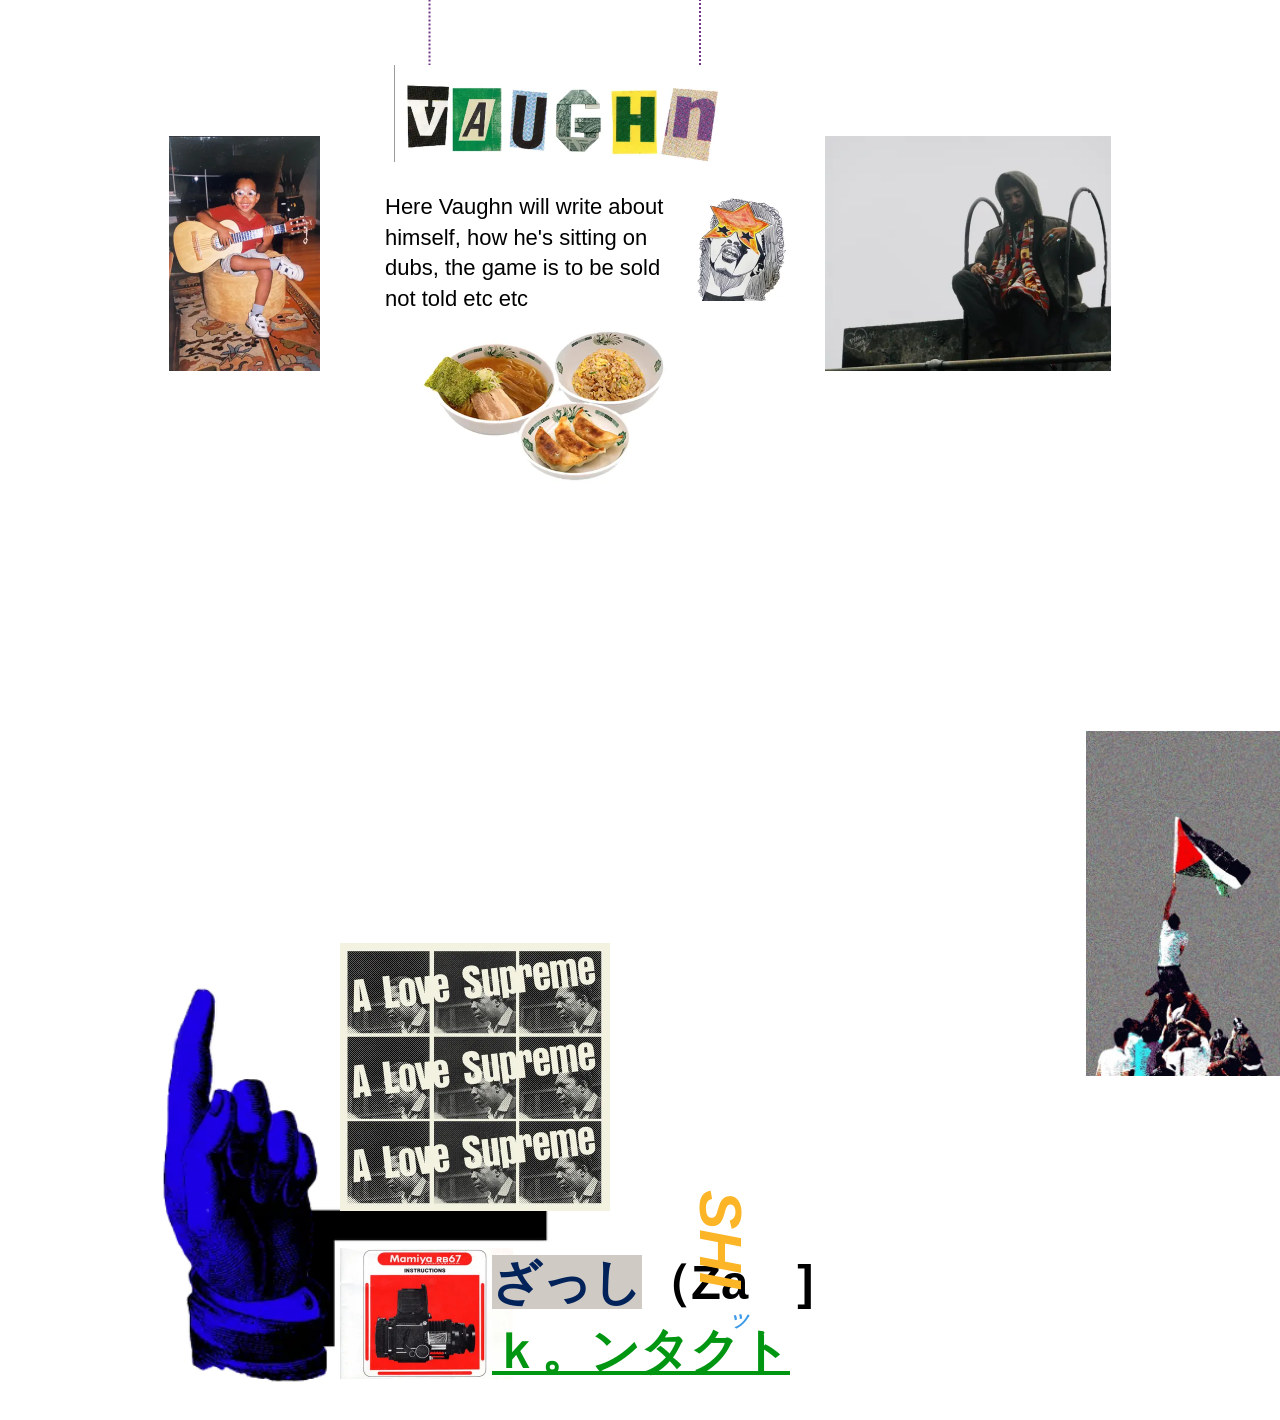
<file: about-1.html>
<!doctype html>
<html lang="en">
<head>
<meta charset="utf-8">
<meta name="viewport" content="width=device-width, initial-scale=1">
<title>ABOUT | Zashi Magazine</title>
<meta name="description" content="Zashi Magazine — an independent global art publication. Photography, culture, design, fashion, food, film, travel.">
<link rel="stylesheet" href="css/fonts.css">
<link rel="stylesheet" href="css/site.css">
<style>body{background:rgb(255, 255, 255)}@media (max-width:767px){body{background:rgb(255, 255, 255)}}</style>
<script>document.documentElement.className+=' js';</script>
</head>
<body>
<div class="stage d" data-bg="rgb(255, 255, 255)" style="width:1280px;height:2986px">
<header class="hdr" style="height:146px;position:sticky">
<div class="c i anim" style="left:75px;top:10.0px;width:121px;height:100px;--a:z-fadeIn 880ms cubic-bezier(0.25, 0.46, 0.45, 0.94) 1000ms both, z-shapeIn 1100ms cubic-bezier(0.645, 0.045, 0.355, 1) 1000ms both;--motion-shape-start:inset(50%);--motion-shape-end:inset(0%);;"><a href="home-1.html"><video class="lazyv" data-src="media/01af44bafd.mp4" muted loop playsinline autoplay preload="none" aria-label="Disco Japan Tori" style="left:0px;top:0px;width:121px;height:100px;object-fit:cover;object-position:50% 50%"></video></a></div>
<div class="c t" style="left:15px;top:41.0px;width:198px;height:32px"><p style="text-align:start;line-height:normal;margin:0px 0px 0px 0px;font-family:'Helvetica Neue', Helvetica, Arimo, Arial, sans-serif;font-size:24px;font-weight:400;font-style:normal;color:rgb(0, 0, 0);white-space:nowrap"><a href="home-1.html"><span style="font-weight:700">雑誌  </span><span style="font-size:10px;font-weight:700;color:rgb(255, 255, 255)">HOME</span></a></p></div>
<div class="c i" style="left:15px;top:0.0px;width:46px;height:39px;"><a href="home-1.html"><img src="media/70c761ef16-5269.webp" alt="Palestinian Keffiyeh" loading="lazy" decoding="async" width="94" height="78" style="left:0px;top:0px;width:46px;height:39px;object-fit:cover;object-position:50% 50%"></a></div>
<div class="c i" style="left:15px;top:90.0px;width:46px;height:39px;"><a href="home-1.html"><img src="media/70c761ef16-5269.webp" alt="Palestinian Keffiyeh" loading="lazy" decoding="async" width="94" height="78" style="left:0px;top:0px;width:46px;height:39px;object-fit:cover;object-position:50% 50%"></a></div>
<a class="c nav" href="edition-1.html" style="left:675.296875px;top:51px;font-family:Rye, fantasy;font-size:25px;color:rgb(0, 0, 0);font-weight:400">EDITION</a>
<a class="c nav" href="free-palestine.html" style="left:849.328125px;top:51px;font-family:Rye, fantasy;font-size:25px;color:rgb(0, 0, 0);font-weight:400">FREE PALESTINE</a>
<div class="c nav more" style="left:1131.09375px;top:51px;font-family:Rye, fantasy;font-size:25px;color:rgb(0, 0, 0);font-weight:400" tabindex="0"><span>More...</span><div class="drop"><a href="guerilla-tactics.html">GUERILLA TACTICS</a><a href="about-1.html">ABOUT</a><a href="contact-1.html">CONTACT</a></div></div>
</header>
<main class="pg">
<div class="c t" style="left:233px;top:149.0px;width:276px;height:118px"><p style="text-align:start;line-height:normal;margin:0px 0px 0px 0px;font-family:'Helvetica Neue', Helvetica, Arimo, Arial, sans-serif;font-size:86px;font-weight:700;font-style:normal;color:rgb(0, 0, 0);white-space:nowrap"><span style="color:rgb(174, 29, 173)">ZASHI</span></p></div>
<div class="c t" style="left:357px;top:251.9px;width:362px;height:187px"><p style="text-align:start;line-height:92.4px;margin:0px 0px 0px 0px;font-family:'Helvetica Neue', Helvetica, Arimo, Arial, sans-serif;font-size:66px;font-weight:700;font-style:normal;color:rgb(0, 0, 0);white-space:nowrap"><span style="font-family:'Playfair Display', serif;font-weight:700;color:rgb(117, 117, 117)">RESEARCH T​EAM</span></p></div>
<div class="c bx" style="left:105.3px;top:494.6px;width:512px;height:7px;transform:matrix(-0.37950,-0.92519,0.92519,-0.37950,0,0);border-style:solid;border-width:2px 0px 0px 0px;border-color:rgb(115, 55, 135)"></div>
<div class="c t" style="left:434px;top:453.8px;width:310px;height:28px"><p style="text-align:start;line-height:14px;margin:0px 0px 0px 0px;font-family:'Helvetica Neue', Helvetica, Arimo, Arial, sans-serif;font-size:10px;font-weight:400;font-style:normal;color:rgb(0, 0, 0)"><span style="font-family:Montserrat, sans-serif;color:rgb(117, 117, 117);font-weight:800;text-transform:uppercase">Zashi was born in an overgrown backyard just off Haight Street in San Francisco. A Democratic approach to inspiration. a physical art. </span></p></div>
<div class="c t" style="left:933px;top:559.9px;width:310px;height:17px"><p style="text-align:start;line-height:16.8px;margin:0px 0px 0px 0px;font-family:'Helvetica Neue', Helvetica, Arimo, Arial, sans-serif;font-size:12px;font-weight:400;font-style:normal;color:rgb(0, 0, 0);white-space:nowrap"><span style="font-family:'Cormorant Garamond', serif;font-weight:600">photo by:</span></p></div>
<div class="c i" style="left:160px;top:972.0px;width:360px;height:273px;background:rgb(255, 255, 255);border-style:solid;border-width:5px 5px 5px 5px;border-color:rgb(255, 255, 255);box-shadow:rgba(0, 0, 0, 0.4) 0px 1px 4px 0px"><img src="media/d1f7139744-a905.webp" alt="The brothers" loading="lazy" decoding="async" width="700" height="544" style="left:5px;top:5px;width:350px;height:263px;object-fit:cover;object-position:50% 50%"></div>
<div class="c t" style="left:401px;top:1021.0px;width:51px;height:69px"><img src="media/dc7a148507.webp" alt="" aria-hidden="true" decoding="async" width="177" height="231" style="position:absolute;left:-4px;top:-4px;width:59.0px;height:77.0px;max-width:none"></div>
<div class="c t" style="left:420px;top:1056.0px;width:63px;height:122px"><img src="media/a70b6e625e.webp" alt="" aria-hidden="true" decoding="async" width="213" height="390" style="position:absolute;left:-4px;top:-4px;width:71.0px;height:130.0px;max-width:none"></div>
<div class="c i" style="left:60px;top:989.0px;width:370px;height:185px;"><img src="media/74987744a8.webp" alt="Gundam" loading="lazy" decoding="async" width="400" height="200" style="left:0px;top:0px;width:370px;height:185px;object-fit:cover;object-position:50% 50%"></div>
<div class="c bx" style="left:569.4px;top:681.6px;width:487px;height:7px;transform:matrix(-0.48255,0.87587,-0.87587,-0.48255,0,0);border-style:solid;border-width:1px 0px 0px 0px;border-color:rgba(115, 55, 135, 0.5)"></div>
<div class="c t" style="left:839px;top:715.7px;width:310px;height:31px;transform:matrix(0.00000,1.00000,-1.00000,0.00000,0,0)"><p style="text-align:start;line-height:30.8px;margin:0px 0px 0px 0px;font-family:'Helvetica Neue', Helvetica, Arimo, Arial, sans-serif;font-size:22px;font-weight:400;font-style:normal;color:rgb(0, 0, 0);white-space:nowrap"><span style="font-family:'Cormorant Garamond', serif;color:rgb(226, 28, 33);font-weight:600">Ameer </span></p></div>
<div class="c bx" style="left:761.5px;top:629.5px;width:487px;height:7px;transform:matrix(0.00000,1.00000,-1.00000,0.00000,0,0);border-style:solid;border-width:2px 0px 0px 0px;border-color:rgb(115, 55, 135)"></div>
<div class="c i" style="left:797px;top:583.8px;width:181px;height:277px;"><img src="media/5e4bf2b3ee.webp" alt="Alec in Keffiyeh" loading="lazy" decoding="async" width="844" height="554" style="left:0px;top:0px;width:181px;height:277px;object-fit:cover;object-position:50% 50%"></div>
<div class="c gal ss" style="left:644px;top:878.0px;width:621px;height:316px" data-auto="4000" role="region" aria-roledescription="carousel" aria-label="Photo slideshow"><figure class="on"><img src="media/403bc432f0.webp" alt="" loading="lazy" decoding="async" width="1796" height="1198" style="left:0;top:0;width:100%;height:214px;object-fit:contain"><figcaption style="top:214px"></figcaption></figure><figure class=""><img src="media/906fd725db.webp" alt="The Art of Washi" loading="lazy" decoding="async" width="1242" height="784" style="left:0;top:0;width:100%;height:214px;object-fit:contain"><figcaption style="top:214px"><p style="font-family:'Helvetica Neue', Helvetica, Arimo, Arial, sans-serif;font-size:22px;font-weight:700;font-style:normal;color:rgb(0, 0, 0);line-height:27px;text-align:left;margin:0 0 12px">The Art of Washi</p><p style="font-family:'Helvetica Neue', Helvetica, Arimo, Arial, sans-serif;font-size:15px;font-weight:300;font-style:normal;color:rgb(0, 0, 0);line-height:18px;text-align:left;margin:0">Sawamura Masashi in Mino, Gifu</p></figcaption></figure><figure class=""><img src="media/f7c19c025d.webp" alt="Limerence" loading="lazy" decoding="async" width="1242" height="1616" style="left:0;top:0;width:100%;height:214px;object-fit:contain"><figcaption style="top:214px"><p style="font-family:'Helvetica Neue', Helvetica, Arimo, Arial, sans-serif;font-size:22px;font-weight:700;font-style:normal;color:rgb(0, 0, 0);line-height:27px;text-align:left;margin:0 0 12px">Limerence</p></figcaption></figure><figure class=""><img src="media/6b3815f858.webp" alt="Boogie Down Bikers for BLM" loading="lazy" decoding="async" width="1242" height="888" style="left:0;top:0;width:100%;height:214px;object-fit:contain"><figcaption style="top:214px"><p style="font-family:'Helvetica Neue', Helvetica, Arimo, Arial, sans-serif;font-size:22px;font-weight:700;font-style:normal;color:rgb(0, 0, 0);line-height:27px;text-align:left;margin:0 0 12px">Boogie Down Bikers for BLM</p><p style="font-family:'Helvetica Neue', Helvetica, Arimo, Arial, sans-serif;font-size:15px;font-weight:300;font-style:normal;color:rgb(0, 0, 0);line-height:18px;text-align:left;margin:0">Ypsilanti, Michigan</p></figcaption></figure><figure class=""><img src="media/1a32b226f7.webp" alt="Lake Michigan" loading="lazy" decoding="async" width="1242" height="892" style="left:0;top:0;width:100%;height:214px;object-fit:contain"><figcaption style="top:214px"><p style="font-family:'Helvetica Neue', Helvetica, Arimo, Arial, sans-serif;font-size:22px;font-weight:700;font-style:normal;color:rgb(0, 0, 0);line-height:27px;text-align:left;margin:0 0 12px">Lake Michigan</p></figcaption></figure><figure class=""><img src="media/941115b2e9.webp" alt="" loading="lazy" decoding="async" width="1242" height="854" style="left:0;top:0;width:100%;height:214px;object-fit:contain"><figcaption style="top:214px"></figcaption></figure><figure class=""><img src="media/583568f690.webp" alt="Agate" loading="lazy" decoding="async" width="1242" height="990" style="left:0;top:0;width:100%;height:214px;object-fit:contain"><figcaption style="top:214px"><p style="font-family:'Helvetica Neue', Helvetica, Arimo, Arial, sans-serif;font-size:22px;font-weight:700;font-style:normal;color:rgb(0, 0, 0);line-height:27px;text-align:left;margin:0 0 12px">Agate</p></figcaption></figure><figure class=""><img src="media/2c020a6986.webp" alt="" loading="lazy" decoding="async" width="1242" height="770" style="left:0;top:0;width:100%;height:214px;object-fit:contain"><figcaption style="top:214px"></figcaption></figure><figure class=""><img src="media/fee2ddf76c.webp" alt="" loading="lazy" decoding="async" width="1242" height="1792" style="left:0;top:0;width:100%;height:214px;object-fit:contain"><figcaption style="top:214px"></figcaption></figure><figure class=""><img src="media/34d555f1d0.webp" alt="Chen-G" loading="lazy" decoding="async" width="1242" height="1504" style="left:0;top:0;width:100%;height:214px;object-fit:contain"><figcaption style="top:214px"><p style="font-family:'Helvetica Neue', Helvetica, Arimo, Arial, sans-serif;font-size:15px;font-weight:300;font-style:normal;color:rgb(0, 0, 0);line-height:18px;text-align:left;margin:0">Chen-G</p></figcaption></figure><figure class=""><img src="media/e4b6b3e9a8.webp" alt="Vuja De " loading="lazy" decoding="async" width="1242" height="2106" style="left:0;top:0;width:100%;height:214px;object-fit:contain"><figcaption style="top:214px"><p style="font-family:'Helvetica Neue', Helvetica, Arimo, Arial, sans-serif;font-size:15px;font-weight:300;font-style:normal;color:rgb(0, 0, 0);line-height:18px;text-align:left;margin:0">Vuja De </p></figcaption></figure><figure class=""><img src="media/28a7b43c11.webp" alt="VD" loading="lazy" decoding="async" width="1242" height="740" style="left:0;top:0;width:100%;height:214px;object-fit:contain"><figcaption style="top:214px"><p style="font-family:'Helvetica Neue', Helvetica, Arimo, Arial, sans-serif;font-size:15px;font-weight:300;font-style:normal;color:rgb(0, 0, 0);line-height:18px;text-align:left;margin:0">VD</p></figcaption></figure><figure class=""><img src="media/822e7ffca7.webp" alt="VD" loading="lazy" decoding="async" width="1242" height="862" style="left:0;top:0;width:100%;height:214px;object-fit:contain"><figcaption style="top:214px"><p style="font-family:'Helvetica Neue', Helvetica, Arimo, Arial, sans-serif;font-size:15px;font-weight:300;font-style:normal;color:rgb(0, 0, 0);line-height:18px;text-align:left;margin:0">VD</p></figcaption></figure><figure class=""><img src="media/ab2520866f.webp" alt="Vaughn " loading="lazy" decoding="async" width="1242" height="986" style="left:0;top:0;width:100%;height:214px;object-fit:contain"><figcaption style="top:214px"><p style="font-family:'Helvetica Neue', Helvetica, Arimo, Arial, sans-serif;font-size:15px;font-weight:300;font-style:normal;color:rgb(0, 0, 0);line-height:18px;text-align:left;margin:0">Vaughn </p></figcaption></figure><figure class=""><img src="media/7312934d15.webp" alt="VD" loading="lazy" decoding="async" width="1242" height="1446" style="left:0;top:0;width:100%;height:214px;object-fit:contain"><figcaption style="top:214px"><p style="font-family:'Helvetica Neue', Helvetica, Arimo, Arial, sans-serif;font-size:15px;font-weight:300;font-style:normal;color:rgb(0, 0, 0);line-height:18px;text-align:left;margin:0">VD</p></figcaption></figure><figure class=""><img src="media/6b97ff921b.webp" alt="VD" loading="lazy" decoding="async" width="1242" height="1648" style="left:0;top:0;width:100%;height:214px;object-fit:contain"><figcaption style="top:214px"><p style="font-family:'Helvetica Neue', Helvetica, Arimo, Arial, sans-serif;font-size:15px;font-weight:300;font-style:normal;color:rgb(0, 0, 0);line-height:18px;text-align:left;margin:0">VD</p></figcaption></figure><figure class=""><img src="media/4ab190dec0.webp" alt="" loading="lazy" decoding="async" width="1242" height="986" style="left:0;top:0;width:100%;height:214px;object-fit:contain"><figcaption style="top:214px"></figcaption></figure><figure class=""><img src="media/c4c1562e4d.webp" alt="VD" loading="lazy" decoding="async" width="1242" height="732" style="left:0;top:0;width:100%;height:214px;object-fit:contain"><figcaption style="top:214px"><p style="font-family:'Helvetica Neue', Helvetica, Arimo, Arial, sans-serif;font-size:15px;font-weight:300;font-style:normal;color:rgb(0, 0, 0);line-height:18px;text-align:left;margin:0">VD</p></figcaption></figure><button class="ga prev" aria-label="Previous" style="--ac:#000;top:107.0px">&#x2039;</button><button class="ga next" aria-label="Next" style="--ac:#000;top:107.0px">&#x203A;</button></div>
<div class="c v" style="left:520px;top:929.0px;width:398px;height:293px"><video class="lazyv" data-src="media/71755c2ae9.mp4" poster="media/71755c2ae9.mp4" muted loop playsinline autoplay preload="none" style="width:100%;height:100%;object-fit:cover;display:block"></video></div>
<div class="c t" style="left:520px;top:900.0px;width:145px;height:92px"><p style="text-align:start;line-height:25.2px;margin:0px 0px 0px 0px;font-family:'Helvetica Neue', Helvetica, Arimo, Arial, sans-serif;font-size:21px;font-weight:700;font-style:normal;color:rgb(0, 0, 0);white-space:nowrap"> </p><p style="text-align:start;line-height:25.2px;margin:0px 0px 0px 0px;font-family:'Helvetica Neue', Helvetica, Arimo, Arial, sans-serif;font-size:21px;font-weight:700;font-style:normal;color:rgb(0, 0, 0);white-space:nowrap"><span style="font-size:120px">​</span></p></div>
<div class="c t" style="left:753px;top:855.0px;width:145px;height:97px"><p style="text-align:start;line-height:88.8px;margin:0px 0px 0px 0px;font-family:'Helvetica Neue', Helvetica, Arimo, Arial, sans-serif;font-size:74px;font-weight:700;font-style:normal;color:rgb(0, 0, 0);white-space:nowrap"><span style="font-family:'Cormorant Garamond', serif;font-weight:700;color:rgb(0, 150, 18)">dlec</span></p></div>
<div class="c t" style="left:812px;top:1171.9px;width:145px;height:104px"><p style="text-align:start;line-height:25.2px;margin:0px 0px 0px 0px;font-family:'Helvetica Neue', Helvetica, Arimo, Arial, sans-serif;font-size:21px;font-weight:700;font-style:normal;color:rgb(0, 0, 0);white-space:nowrap"> </p><p style="text-align:start;line-height:25.2px;margin:0px 0px 0px 0px;font-family:'Helvetica Neue', Helvetica, Arimo, Arial, sans-serif;font-size:21px;font-weight:700;font-style:normal;color:rgb(0, 0, 0);white-space:nowrap"><a href="https://www.youtube.com/watch?v=W0L4pKT_Ae4&amp;ab_channel=Jo%C3%A3oM.T.Rubio" target="_blank" rel="noopener"><span style="font-family:'Cormorant Garamond', serif;font-weight:700;color:rgb(61, 155, 233);text-decoration:underline rgb(61, 155, 233)">Kazuo Ohno</span></a></p><p style="text-align:start;line-height:25.2px;margin:0px 0px 0px 0px;font-family:'Helvetica Neue', Helvetica, Arimo, Arial, sans-serif;font-size:21px;font-weight:700;font-style:normal;color:rgb(0, 0, 0);white-space:nowrap"><span style="font-family:'Cormorant Garamond', serif;color:rgb(226, 106, 28);font-weight:600">​</span></p><p style="text-align:start;line-height:25.2px;margin:0px 0px 0px 0px;font-family:'Helvetica Neue', Helvetica, Arimo, Arial, sans-serif;font-size:21px;font-weight:700;font-style:normal;color:rgb(0, 0, 0);white-space:nowrap"><span style="font-family:'Cormorant Garamond', serif;color:rgb(226, 106, 28);font-weight:300">​</span></p></div>
<div class="c t" style="left:727px;top:894.0px;width:41px;height:87px"><p style="text-align:start;line-height:76.8px;margin:0px 0px 0px 0px;font-family:'Helvetica Neue', Helvetica, Arimo, Arial, sans-serif;font-size:64px;font-weight:700;font-style:normal;color:rgb(0, 0, 0);white-space:nowrap"><span style="font-family:'Cormorant Garamond', serif;font-weight:700;color:rgb(0, 150, 18)">d</span></p></div>
<div class="c t" style="left:710px;top:938.0px;width:41px;height:87px"><p style="text-align:start;line-height:67.2px;margin:0px 0px 0px 0px;font-family:'Helvetica Neue', Helvetica, Arimo, Arial, sans-serif;font-size:56px;font-weight:700;font-style:normal;color:rgb(0, 0, 0);white-space:nowrap"><span style="font-family:'Cormorant Garamond', serif;font-weight:700;color:rgb(0, 150, 18)">d</span></p></div>
<div class="c bx" style="left:455.5px;top:1460.3px;width:483px;height:7px;transform:matrix(0.00000,1.00000,-1.00000,0.00000,0,0);border-style:dotted;border-width:2px 0px 0px 0px;border-color:rgb(115, 55, 135)"></div>
<div class="c bx" style="left:193.5px;top:1465.3px;width:466px;height:7px;transform:matrix(0.00000,1.00000,-1.00000,0.00000,0,0);border-style:dotted;border-width:2px 0px 0px 0px;border-color:rgb(115, 55, 135)"></div>
<div class="c i" style="left:169px;top:1735.8px;width:151px;height:235px;"><img src="media/5b562ecb76.webp" alt="Vaughn Anglin" loading="lazy" decoding="async" width="302" height="536" style="left:0px;top:0px;width:151px;height:235px;object-fit:cover;object-position:50% 50%"></div>
<div class="c i" style="left:394px;top:1664.8px;width:336px;height:97px;"><img src="media/52c94cb17d.webp" alt="Vaughn " loading="lazy" decoding="async" width="672" height="214" style="left:0px;top:0px;width:336px;height:97px;object-fit:cover;object-position:50% 50%"></div>
<div class="c t" style="left:385px;top:1791.9px;width:310px;height:123px"><p style="text-align:start;line-height:30.8px;margin:0px 0px 0px 0px;font-family:'Helvetica Neue', Helvetica, Arimo, Arial, sans-serif;font-size:22px;font-weight:400;font-style:normal;color:rgb(0, 0, 0)">Here Vaughn will write about himself, how he's sitting on dubs, the game is to be sold not told etc etc </p></div>
<div class="c i" style="left:689px;top:1761.8px;width:98px;height:139px;"><img src="media/648a8a0ad1.webp" alt="funkkkkkkadelic" loading="lazy" decoding="async" width="196" height="278" style="left:0px;top:0px;width:98px;height:139px;object-fit:cover;object-position:50% 50%"></div>
<div class="c i" style="left:419px;top:1915.0px;width:286px;height:174px;"><img src="media/19fceba8c8.webp" alt="Hidakaya" loading="lazy" decoding="async" width="574" height="348" style="left:0px;top:0px;width:286px;height:174px;object-fit:cover;object-position:50% 50%"></div>
<div class="c i" style="left:825px;top:1735.8px;width:286px;height:235px;"><img src="media/2dcd698cbd.webp" alt="Vaughn Anglin" loading="lazy" decoding="async" width="572" height="476" style="left:0px;top:0px;width:286px;height:235px;object-fit:cover;object-position:50% 50%"></div>
<div class="c i" style="left:298px;top:2778.0px;width:257px;height:176px;"><a href="https://www.sophia.ac.jp/eng/" target="_blank" rel="noopener"><img src="media/a0c0d5b27d-aaaa.webp" alt="L" loading="lazy" decoding="async" width="238" height="164" style="left:0px;top:0px;width:257px;height:176px;object-fit:cover;object-position:50% 50%"></a></div>
<div class="c i" style="left:109px;top:2416.0px;width:163px;height:131px;transform:matrix(0.74144,0.67102,-0.67102,0.74144,0,0);"><video class="lazyv" data-src="media/778810089f.mp4" muted loop playsinline autoplay preload="none" aria-label="Pinball Optical Illusion" style="left:0px;top:0px;width:163px;height:131px;object-fit:cover;object-position:50% 50%"></video></div>
<div class="c i" style="left:1086px;top:2331.0px;width:206px;height:345px;"><a href="free-palestine.html"><img src="media/e5734ef1ac-e28b.webp" alt="Palestine Flag" loading="lazy" decoding="async" width="418" height="700" style="left:0px;top:0px;width:206px;height:345px;object-fit:cover;object-position:50% 50%"></a></div>
<div class="c i" style="left:340px;top:2848.0px;width:173px;height:131px;"><a href="https://www.instagram.com/zashimagazine" target="_blank" rel="noopener"><img src="media/cfcd335f61.webp" alt="Mamiya RB67" loading="lazy" decoding="async" width="346" height="262" style="left:0px;top:0px;width:173px;height:131px;object-fit:cover;object-position:50% 50%"></a></div>
<div class="c i" style="left:565px;top:2582.0px;width:276px;height:276px;transform:matrix(0.89307,0.44991,-0.44991,0.89307,0,0);"><video class="lazyv" data-src="media/48dad8091d.mp4" muted loop playsinline autoplay preload="none" aria-label="BOOMBOX " style="left:0px;top:0px;width:276px;height:276px;object-fit:cover;object-position:50% 50%"></video></div>
<div class="c e" style="left:816px;top:2668.0px;width:502px;height:317px"><iframe src="https://open.spotify.com/embed/playlist/6y1F2Xf8yROrnGZiQ2FPOY?utm_source=generator" loading="lazy" allow="autoplay; clipboard-write; encrypted-media; fullscreen; picture-in-picture" style="width:100%;height:352px;border:0;border-radius:12px"></iframe></div>
<div class="c t" style="left:492px;top:2848.1px;width:450px;height:137px"><p style="text-align:start;line-height:68.6px;margin:0px 0px 0px 0px;font-family:'Helvetica Neue', Helvetica, Arimo, Arial, sans-serif;font-size:49px;font-weight:700;font-style:normal;color:rgb(0, 0, 0);white-space:nowrap"><span style="color:rgb(1, 35, 89);background-color:rgb(208, 202, 196)">ざっし</span>（Za　]<br>
<a href="contact-1.html"><span style="color:rgb(0, 150, 18);text-decoration:underline rgb(0, 150, 18)">ｋ。ンタクト</span></a></p></div>
<div class="c t" style="left:690px;top:2790.0px;width:105px;height:131px"><div style="text-align:start;line-height:normal;margin:0px 0px 0px 0px;font-family:'Helvetica Neue', Helvetica, Arimo, Arial, sans-serif;font-size:10px;font-weight:400;font-style:normal;color:rgb(0, 0, 0);writing-mode:vertical-rl;text-orientation:mixed;height:100%"><p style="text-align:start;line-height:59px;margin:0px 0px 0px 0px;font-family:'Helvetica Neue', Helvetica, Arimo, Arial, sans-serif;font-size:59px;font-weight:700;font-style:italic;color:rgb(252, 181, 39);writing-mode:vertical-rl;text-orientation:mixed;height:100%;white-space:nowrap">SHI</p></div></div>
<div class="c t" style="left:730px;top:2902.0px;width:39px;height:40px"><div style="text-align:start;line-height:normal;margin:0px 0px 0px 0px;font-family:'Helvetica Neue', Helvetica, Arimo, Arial, sans-serif;font-size:10px;font-weight:400;font-style:normal;color:rgb(0, 0, 0);writing-mode:vertical-rl;text-orientation:mixed;height:100%"><p style="text-align:start;line-height:18px;margin:0px 0px 0px 0px;font-family:'Helvetica Neue', Helvetica, Arimo, Arial, sans-serif;font-size:18px;font-weight:700;font-style:italic;color:rgb(252, 181, 39);writing-mode:vertical-rl;text-orientation:mixed;height:100%;white-space:nowrap"><span style="color:rgb(61, 155, 233)">​ツ</span></p></div><div style="text-align:start;line-height:normal;margin:0px 0px 0px 0px;font-family:'Helvetica Neue', Helvetica, Arimo, Arial, sans-serif;font-size:10px;font-weight:400;font-style:normal;color:rgb(0, 0, 0)"> </div><div style="text-align:start;line-height:normal;margin:0px 0px 0px 0px;font-family:'Helvetica Neue', Helvetica, Arimo, Arial, sans-serif;font-size:10px;font-weight:400;font-style:normal;color:rgb(0, 0, 0)"> </div></div>
<div class="c i" style="left:1055px;top:2510.0px;width:61px;height:61px;"><video class="lazyv" data-src="media/cafe95526e.mp4" muted loop playsinline autoplay preload="none" aria-label="Kirby" style="left:0px;top:0px;width:61px;height:61px;object-fit:cover;object-position:50% 50%"></video></div>
<div class="c i" style="left:47px;top:2697.0px;width:400px;height:176px;transform:matrix(0.00000,-1.00000,1.00000,0.00000,0,0);"><a href="about-1.html"><img src="media/e9839cee17.webp" alt="Blue pointing finger" loading="lazy" decoding="async" width="338" height="148" style="left:0px;top:0px;width:400px;height:176px;object-fit:cover;object-position:50% 50%"></a></div>
<div class="c i" style="left:21px;top:2855.0px;width:173px;height:131px;"><a href="https://archive.org/details/arcade_nbajam" target="_blank" rel="noopener"><video class="lazyv" data-src="media/587c0d5d41.mp4" muted loop playsinline autoplay preload="none" aria-label="Old Arcade GIF" style="left:0px;top:0px;width:173px;height:131px;object-fit:cover;object-position:50% 50%"></video></a></div>
<div class="c i" style="left:340px;top:2543.0px;width:270px;height:268px;"><a href="https://www.youtube.com/watch?v=0IFBrv1zSac&amp;ab_channel=beatdowncritical" target="_blank" rel="noopener"><img src="media/2e442129b9.webp" alt="A Love Supreme, John Coltrane" loading="lazy" decoding="async" width="540" height="536" style="left:0px;top:0px;width:270px;height:268px;object-fit:cover;object-position:50% 50%"></a></div>
</main>
</div>
<div class="stage m" data-bg="rgb(255, 255, 255)" style="width:320px;height:2506px">
<header class="hdr" style="height:204px;position:sticky">
<div class="c s" style="left:-11px;top:-3.0px;width:331px;height:109px"><svg preserveAspectRatio="none" data-bbox="17.3 68.2 165.3 63.6" xmlns="http://www.w3.org/2000/svg" viewBox="17.3 68.2 165.3 63.6" role="presentation" aria-hidden="true" width="100%" height="100%">
    <g fill="rgb(0, 0, 0)" stroke="rgb(0, 0, 0)" stroke-width="0px">
        <path d="M182.6 68.2v63.6H17.3V68.2h165.3z" fill="rgb(0, 0, 0)" stroke="rgb(0, 0, 0)" stroke-width="0px"></path>
    </g>
</svg></div>
<div class="c i" style="left:60px;top:17.0px;width:97px;height:89px;"><a href="home-1.html"><video class="lazyv" data-src="media/01af44bafd.mp4" muted loop playsinline autoplay preload="none" aria-label="Disco Japan Tori" style="left:0px;top:0px;width:97px;height:89px;object-fit:cover;object-position:50% 50%"></video></a></div>
<div class="c t" style="left:17px;top:46.0px;width:202px;height:21px"><p style="text-align:start;line-height:normal;margin:0px 0px 0px 0px;font-family:'Helvetica Neue', Helvetica, Arimo, Arial, sans-serif;font-size:16px;font-weight:400;font-style:normal;color:rgb(255, 255, 255);white-space:nowrap"><a href="home-1.html"><span style="font-weight:700">雑誌  </span><span style="font-size:8px;font-weight:700">HOME</span></a></p></div>
<div class="c i" style="left:15px;top:76.0px;width:37px;height:34px;"><img src="media/70c761ef16-8877.webp" alt="HD-wallpaper-palestinian-keffiyeh-palestine.jpg" loading="lazy" decoding="async" width="96" height="92" style="left:0px;top:0px;width:37px;height:34px;object-fit:cover;object-position:50% 50%"></div>
<div class="c i" style="left:15px;top:12.0px;width:37px;height:34px;"><img src="media/70c761ef16-8877.webp" alt="HD-wallpaper-palestinian-keffiyeh-palestine.jpg" loading="lazy" decoding="async" width="96" height="92" style="left:0px;top:0px;width:37px;height:34px;object-fit:cover;object-position:50% 50%"></div>
<button class="c burger" aria-label="Menu" aria-expanded="false" style="left:264px;top:30px;width:50px;height:50px"><i></i><i></i><i></i></button>
</header>
<main class="pg">
<div class="c t" style="left:29px;top:224.6px;width:127px;height:40px"><p style="text-align:start;line-height:normal;margin:0px 0px 0px 0px;font-family:'Helvetica Neue', Helvetica, Arimo, Arial, sans-serif;font-size:35px;font-weight:700;font-style:normal;color:rgb(0, 0, 0);white-space:nowrap"><span style="color:rgb(174, 29, 173)">ZASHI</span></p></div>
<div class="c t" style="left:135px;top:264.7px;width:179px;height:25px"><p style="text-align:start;line-height:25.2px;margin:0px 0px 0px 0px;font-family:'Helvetica Neue', Helvetica, Arimo, Arial, sans-serif;font-size:18px;font-weight:700;font-style:normal;color:rgb(0, 0, 0);white-space:nowrap"><span style="font-family:'Playfair Display', serif;font-weight:700;color:rgb(117, 117, 117)">RESEARCH T​EAM</span></p></div>
<div class="c t" style="left:20px;top:304.7px;width:294px;height:73px"><p style="text-align:start;line-height:18.2px;margin:0px 0px 0px 0px;font-family:'Helvetica Neue', Helvetica, Arimo, Arial, sans-serif;font-size:13px;font-weight:400;font-style:normal;color:rgb(0, 0, 0)"><span style="font-family:Montserrat, sans-serif;color:rgb(117, 117, 117);font-weight:800;text-transform:uppercase">born in an overgrown backyard just off Haight Street in San Francisco.</span><br><span style="font-family:Montserrat, sans-serif;color:rgb(117, 117, 117);font-weight:800;text-transform:uppercase">
A democratic inspiration.</span><br><span style="font-family:Montserrat, sans-serif;color:rgb(117, 117, 117);font-weight:800;text-transform:uppercase">
a physical art. </span></p></div>
<div class="c bx" style="left:-126px;top:384.6px;width:280px;height:4px;transform:matrix(0.00000,-1.00000,1.00000,0.00000,0,0);border-style:solid;border-width:2px 0px 0px 0px;border-color:rgb(115, 55, 135)"></div>
<div class="c t" style="left:177px;top:420.4px;width:280px;height:13px"><p style="text-align:start;line-height:12.6px;margin:0px 0px 0px 0px;font-family:'Helvetica Neue', Helvetica, Arimo, Arial, sans-serif;font-size:9px;font-weight:400;font-style:normal;color:rgb(0, 0, 0);white-space:nowrap"><span style="font-family:'Cormorant Garamond', serif;font-weight:600">photo by:</span></p></div>
<div class="c t" style="left:122px;top:418.5px;width:92px;height:17px;transform:matrix(0.00000,-1.00000,1.00000,0.00000,0,0)"><p style="text-align:start;line-height:16.8px;margin:0px 0px 0px 0px;font-family:'Helvetica Neue', Helvetica, Arimo, Arial, sans-serif;font-size:12px;font-weight:400;font-style:normal;color:rgb(226, 28, 33);white-space:nowrap"><span style="font-family:'Cormorant Garamond', serif;font-weight:600">Ameer </span></p></div>
<div class="c i" style="left:179px;top:439.6px;width:130px;height:199px;"><img src="media/5e4bf2b3ee.webp" alt="Alec in Keffiyeh" loading="lazy" decoding="async" width="844" height="554" style="left:0px;top:0px;width:130px;height:199px;object-fit:cover;object-position:50% 50%"></div>
<div class="c bx" style="left:131.6px;top:652.6px;width:280px;height:4px;transform:matrix(-0.32454,0.94587,-0.94587,-0.32454,0,0);border-style:solid;border-width:1px 0px 0px 0px;border-color:rgba(115, 55, 135, 0.5)"></div>
<div class="c bx" style="left:-36.9px;top:912.0px;width:159px;height:4px;transform:matrix(0.35842,0.93356,-0.93356,0.35842,0,0);border-style:solid;border-width:2px 0px 0px 0px;border-color:rgb(115, 55, 135)"></div>
<div class="c i" style="left:12px;top:717.6px;width:156px;height:122px;background:rgb(255, 255, 255);border-style:solid;border-width:5px 5px 5px 5px;border-color:rgb(255, 255, 255);box-shadow:rgba(0, 0, 0, 0.4) 0px 1px 4px 0px"><img src="media/d1f7139744-4426.webp" alt="The brothers" loading="lazy" decoding="async" width="380" height="298" style="left:5px;top:5px;width:146px;height:112px;object-fit:cover;object-position:50% 50%"></div>
<div class="c i" style="left:-18px;top:735.6px;width:135px;height:67px;"><img src="media/74987744a8.webp" alt="Gundam" loading="lazy" decoding="async" width="400" height="200" style="left:0px;top:0px;width:135px;height:67px;object-fit:cover;object-position:50% 50%"></div>
<div class="c t" style="left:120px;top:733.6px;width:17px;height:59px"><img src="media/92618a228b.webp" alt="" aria-hidden="true" decoding="async" width="84" height="237" style="position:absolute;left:-3.3px;top:-3.3px;width:23.6px;height:65.6px;max-width:none"></div>
<div class="c t" style="left:125px;top:754.6px;width:27px;height:95px"><img src="media/a162a79eb5.webp" alt="" aria-hidden="true" decoding="async" width="120" height="369" style="position:absolute;left:-3.3px;top:-3.3px;width:33.6px;height:101.6px;max-width:none"></div>
<div class="c v" style="left:73px;top:866.0px;width:158px;height:120px"><video class="lazyv" data-src="media/71755c2ae9.mp4" poster="media/71755c2ae9.mp4" muted loop playsinline autoplay preload="none" style="width:100%;height:100%;object-fit:cover;display:block"></video></div>
<div class="c gal ss" style="left:181px;top:838.6px;width:125px;height:198px" data-auto="4000" role="region" aria-roledescription="carousel" aria-label="Photo slideshow"><figure class="on"><img src="media/403bc432f0.webp" alt="" loading="lazy" decoding="async" width="1796" height="1198" style="left:0;top:0;width:100%;height:96px;object-fit:contain"><figcaption style="top:96px"></figcaption></figure><figure class=""><img src="media/906fd725db.webp" alt="The Art of Washi" loading="lazy" decoding="async" width="1242" height="784" style="left:0;top:0;width:100%;height:96px;object-fit:contain"><figcaption style="top:96px"><p style="font-family:'Helvetica Neue', Helvetica, Arimo, Arial, sans-serif;font-size:22px;font-weight:700;font-style:normal;color:rgb(0, 0, 0);line-height:27px;text-align:left;margin:0 0 12px">The Art of Washi</p><p style="font-family:'Helvetica Neue', Helvetica, Arimo, Arial, sans-serif;font-size:15px;font-weight:300;font-style:normal;color:rgb(0, 0, 0);line-height:18px;text-align:left;margin:0">Sawamura Masashi in Mino, Gifu</p></figcaption></figure><figure class=""><img src="media/f7c19c025d.webp" alt="Limerence" loading="lazy" decoding="async" width="1242" height="1616" style="left:0;top:0;width:100%;height:96px;object-fit:contain"><figcaption style="top:96px"><p style="font-family:'Helvetica Neue', Helvetica, Arimo, Arial, sans-serif;font-size:22px;font-weight:700;font-style:normal;color:rgb(0, 0, 0);line-height:27px;text-align:left;margin:0 0 12px">Limerence</p></figcaption></figure><figure class=""><img src="media/6b3815f858.webp" alt="Boogie Down Bikers for BLM" loading="lazy" decoding="async" width="1242" height="888" style="left:0;top:0;width:100%;height:96px;object-fit:contain"><figcaption style="top:96px"><p style="font-family:'Helvetica Neue', Helvetica, Arimo, Arial, sans-serif;font-size:22px;font-weight:700;font-style:normal;color:rgb(0, 0, 0);line-height:27px;text-align:left;margin:0 0 12px">Boogie Down Bikers for BLM</p><p style="font-family:'Helvetica Neue', Helvetica, Arimo, Arial, sans-serif;font-size:15px;font-weight:300;font-style:normal;color:rgb(0, 0, 0);line-height:18px;text-align:left;margin:0">Ypsilanti, Michigan</p></figcaption></figure><figure class=""><img src="media/1a32b226f7.webp" alt="Lake Michigan" loading="lazy" decoding="async" width="1242" height="892" style="left:0;top:0;width:100%;height:96px;object-fit:contain"><figcaption style="top:96px"><p style="font-family:'Helvetica Neue', Helvetica, Arimo, Arial, sans-serif;font-size:22px;font-weight:700;font-style:normal;color:rgb(0, 0, 0);line-height:27px;text-align:left;margin:0 0 12px">Lake Michigan</p></figcaption></figure><figure class=""><img src="media/941115b2e9.webp" alt="" loading="lazy" decoding="async" width="1242" height="854" style="left:0;top:0;width:100%;height:96px;object-fit:contain"><figcaption style="top:96px"></figcaption></figure><figure class=""><img src="media/583568f690.webp" alt="Agate" loading="lazy" decoding="async" width="1242" height="990" style="left:0;top:0;width:100%;height:96px;object-fit:contain"><figcaption style="top:96px"><p style="font-family:'Helvetica Neue', Helvetica, Arimo, Arial, sans-serif;font-size:22px;font-weight:700;font-style:normal;color:rgb(0, 0, 0);line-height:27px;text-align:left;margin:0 0 12px">Agate</p></figcaption></figure><figure class=""><img src="media/2c020a6986.webp" alt="" loading="lazy" decoding="async" width="1242" height="770" style="left:0;top:0;width:100%;height:96px;object-fit:contain"><figcaption style="top:96px"></figcaption></figure><figure class=""><img src="media/fee2ddf76c.webp" alt="" loading="lazy" decoding="async" width="1242" height="1792" style="left:0;top:0;width:100%;height:96px;object-fit:contain"><figcaption style="top:96px"></figcaption></figure><figure class=""><img src="media/34d555f1d0.webp" alt="Chen-G" loading="lazy" decoding="async" width="1242" height="1504" style="left:0;top:0;width:100%;height:96px;object-fit:contain"><figcaption style="top:96px"><p style="font-family:'Helvetica Neue', Helvetica, Arimo, Arial, sans-serif;font-size:15px;font-weight:300;font-style:normal;color:rgb(0, 0, 0);line-height:18px;text-align:left;margin:0">Chen-G</p></figcaption></figure><figure class=""><img src="media/e4b6b3e9a8.webp" alt="Vuja De " loading="lazy" decoding="async" width="1242" height="2106" style="left:0;top:0;width:100%;height:96px;object-fit:contain"><figcaption style="top:96px"><p style="font-family:'Helvetica Neue', Helvetica, Arimo, Arial, sans-serif;font-size:15px;font-weight:300;font-style:normal;color:rgb(0, 0, 0);line-height:18px;text-align:left;margin:0">Vuja De </p></figcaption></figure><figure class=""><img src="media/28a7b43c11.webp" alt="VD" loading="lazy" decoding="async" width="1242" height="740" style="left:0;top:0;width:100%;height:96px;object-fit:contain"><figcaption style="top:96px"><p style="font-family:'Helvetica Neue', Helvetica, Arimo, Arial, sans-serif;font-size:15px;font-weight:300;font-style:normal;color:rgb(0, 0, 0);line-height:18px;text-align:left;margin:0">VD</p></figcaption></figure><figure class=""><img src="media/822e7ffca7.webp" alt="VD" loading="lazy" decoding="async" width="1242" height="862" style="left:0;top:0;width:100%;height:96px;object-fit:contain"><figcaption style="top:96px"><p style="font-family:'Helvetica Neue', Helvetica, Arimo, Arial, sans-serif;font-size:15px;font-weight:300;font-style:normal;color:rgb(0, 0, 0);line-height:18px;text-align:left;margin:0">VD</p></figcaption></figure><figure class=""><img src="media/ab2520866f.webp" alt="Vaughn " loading="lazy" decoding="async" width="1242" height="986" style="left:0;top:0;width:100%;height:96px;object-fit:contain"><figcaption style="top:96px"><p style="font-family:'Helvetica Neue', Helvetica, Arimo, Arial, sans-serif;font-size:15px;font-weight:300;font-style:normal;color:rgb(0, 0, 0);line-height:18px;text-align:left;margin:0">Vaughn </p></figcaption></figure><figure class=""><img src="media/7312934d15.webp" alt="VD" loading="lazy" decoding="async" width="1242" height="1446" style="left:0;top:0;width:100%;height:96px;object-fit:contain"><figcaption style="top:96px"><p style="font-family:'Helvetica Neue', Helvetica, Arimo, Arial, sans-serif;font-size:15px;font-weight:300;font-style:normal;color:rgb(0, 0, 0);line-height:18px;text-align:left;margin:0">VD</p></figcaption></figure><figure class=""><img src="media/6b97ff921b.webp" alt="VD" loading="lazy" decoding="async" width="1242" height="1648" style="left:0;top:0;width:100%;height:96px;object-fit:contain"><figcaption style="top:96px"><p style="font-family:'Helvetica Neue', Helvetica, Arimo, Arial, sans-serif;font-size:15px;font-weight:300;font-style:normal;color:rgb(0, 0, 0);line-height:18px;text-align:left;margin:0">VD</p></figcaption></figure><figure class=""><img src="media/4ab190dec0.webp" alt="" loading="lazy" decoding="async" width="1242" height="986" style="left:0;top:0;width:100%;height:96px;object-fit:contain"><figcaption style="top:96px"></figcaption></figure><figure class=""><img src="media/c4c1562e4d.webp" alt="VD" loading="lazy" decoding="async" width="1242" height="732" style="left:0;top:0;width:100%;height:96px;object-fit:contain"><figcaption style="top:96px"><p style="font-family:'Helvetica Neue', Helvetica, Arimo, Arial, sans-serif;font-size:15px;font-weight:300;font-style:normal;color:rgb(0, 0, 0);line-height:18px;text-align:left;margin:0">VD</p></figcaption></figure><button class="ga prev" aria-label="Previous" style="--ac:#000;top:48.0px">&#x2039;</button><button class="ga next" aria-label="Next" style="--ac:#000;top:48.0px">&#x203A;</button></div>
<div class="c t" style="left:181px;top:802.7px;width:86px;height:44px"><p style="text-align:start;line-height:43.2px;margin:0px 0px 0px 0px;font-family:'Helvetica Neue', Helvetica, Arimo, Arial, sans-serif;font-size:36px;font-weight:700;font-style:normal;color:rgb(0, 0, 0);white-space:nowrap"><span style="font-family:'Cormorant Garamond', serif;font-weight:700;color:rgb(0, 150, 18)">dlec</span></p></div>
<div class="c t" style="left:163px;top:827.8px;width:76px;height:38px"><p style="text-align:start;line-height:38.4px;margin:0px 0px 0px 0px;font-family:'Helvetica Neue', Helvetica, Arimo, Arial, sans-serif;font-size:32px;font-weight:700;font-style:normal;color:rgb(0, 0, 0);white-space:nowrap"><span style="font-family:'Cormorant Garamond', serif;font-weight:700;color:rgb(0, 150, 18)">d</span></p></div>
<div class="c t" style="left:161px;top:955.4px;width:244px;height:76px"><p style="text-align:start;line-height:19.2px;margin:0px 0px 0px 0px;font-family:'Helvetica Neue', Helvetica, Arimo, Arial, sans-serif;font-size:16px;font-weight:700;font-style:normal;color:rgb(0, 0, 0);white-space:nowrap"> </p><p style="text-align:start;line-height:16.8px;margin:0px 0px 0px 0px;font-family:'Helvetica Neue', Helvetica, Arimo, Arial, sans-serif;font-size:14px;font-weight:700;font-style:normal;color:rgb(0, 0, 0);white-space:nowrap"><a href="https://www.youtube.com/watch?v=W0L4pKT_Ae4&amp;ab_channel=Jo%C3%A3oM.T.Rubio" target="_blank" rel="noopener"><span style="font-family:'Cormorant Garamond', serif;font-weight:700;color:rgb(61, 155, 233);text-decoration:underline rgb(61, 155, 233)">Kazuo Ohno</span></a></p><p style="text-align:start;line-height:16.8px;margin:0px 0px 0px 0px;font-family:'Helvetica Neue', Helvetica, Arimo, Arial, sans-serif;font-size:14px;font-weight:700;font-style:normal;color:rgb(0, 0, 0);white-space:nowrap"><span style="font-family:'Cormorant Garamond', serif;color:rgb(226, 106, 28);font-weight:600">​</span></p><p style="text-align:start;line-height:16.8px;margin:0px 0px 0px 0px;font-family:'Helvetica Neue', Helvetica, Arimo, Arial, sans-serif;font-size:14px;font-weight:700;font-style:normal;color:rgb(0, 0, 0);white-space:nowrap"><span style="font-family:'Cormorant Garamond', serif;color:rgb(226, 106, 28);font-weight:300">​</span></p></div>
<div class="c t" style="left:156px;top:849.8px;width:18px;height:35px"><p style="text-align:start;line-height:33.6px;margin:0px 0px 0px 0px;font-family:'Helvetica Neue', Helvetica, Arimo, Arial, sans-serif;font-size:28px;font-weight:700;font-style:normal;color:rgb(0, 0, 0);white-space:nowrap"><span style="font-family:'Cormorant Garamond', serif;font-weight:700;color:rgb(0, 150, 18)">d</span></p></div>
<div class="c bx" style="left:7px;top:1123.6px;width:280px;height:4px;transform:matrix(0.00000,1.00000,-1.00000,0.00000,0,0);border-style:dotted;border-width:2px 0px 0px 0px;border-color:rgb(115, 55, 135)"></div>
<div class="c bx" style="left:22px;top:1163.6px;width:456px;height:4px;transform:matrix(0.00000,1.00000,-1.00000,0.00000,0,0);border-style:dotted;border-width:2px 0px 0px 0px;border-color:rgb(115, 55, 135)"></div>
<div class="c i" style="left:93px;top:1192.6px;width:110px;height:171px;"><img src="media/5b562ecb76.webp" alt="Vaughn Anglin" loading="lazy" decoding="async" width="302" height="536" style="left:0px;top:0px;width:110px;height:171px;object-fit:cover;object-position:50% 50%"></div>
<div class="c i" style="left:28px;top:1375.6px;width:240px;height:69px;"><img src="media/52c94cb17d.webp" alt="Vaughn " loading="lazy" decoding="async" width="672" height="214" style="left:0px;top:0px;width:240px;height:69px;object-fit:cover;object-position:50% 50%"></div>
<div class="c t" style="left:28px;top:1451.5px;width:280px;height:59px"><p style="text-align:start;line-height:19.6px;margin:0px 0px 0px 0px;font-family:'Helvetica Neue', Helvetica, Arimo, Arial, sans-serif;font-size:14px;font-weight:400;font-style:normal;color:rgb(0, 0, 0)">Here Vaughn will write about himself, how he's sitting on dubs, the game is to be sold not told etc etc </p></div>
<div class="c i" style="left:28px;top:1516.4px;width:200px;height:122px;"><img src="media/19fceba8c8.webp" alt="Hidakaya" loading="lazy" decoding="async" width="574" height="348" style="left:0px;top:0px;width:200px;height:122px;object-fit:cover;object-position:50% 50%"></div>
<div class="c i" style="left:238px;top:1528.4px;width:70px;height:99px;"><img src="media/648a8a0ad1.webp" alt="funkkkkkkadelic" loading="lazy" decoding="async" width="196" height="278" style="left:0px;top:0px;width:70px;height:99px;object-fit:cover;object-position:50% 50%"></div>
<div class="c i" style="left:63px;top:1673.4px;width:200px;height:164px;"><img src="media/2dcd698cbd.webp" alt="Vaughn Anglin" loading="lazy" decoding="async" width="572" height="476" style="left:0px;top:0px;width:200px;height:164px;object-fit:cover;object-position:50% 50%"></div>
<div class="c s" style="left:-5px;top:2026.4px;width:331px;height:468px"><svg preserveAspectRatio="none" data-bbox="17.3 68.2 165.3 63.6" xmlns="http://www.w3.org/2000/svg" viewBox="17.3 68.2 165.3 63.6" role="presentation" aria-hidden="true" width="100%" height="100%">
    <g fill="rgb(0, 0, 0)" stroke="rgb(0, 0, 0)" stroke-width="0px">
        <path d="M182.6 68.2v63.6H17.3V68.2h165.3z" fill="rgb(0, 0, 0)" stroke="rgb(0, 0, 0)" stroke-width="0px"></path>
    </g>
</svg></div>
<div class="c i" style="left:0px;top:2071.4px;width:221px;height:273px;"><a href="free-palestine.html"><img src="media/e5734ef1ac-e28b.webp" alt="Palestine Flag" loading="lazy" decoding="async" width="418" height="700" style="left:0px;top:0px;width:221px;height:273px;object-fit:cover;object-position:50% 50%"></a></div>
<div class="c i" style="left:221px;top:2219.4px;width:98px;height:89px;"><a href="https://www.instagram.com/zashimagazine" target="_blank" rel="noopener"><img src="media/cfcd335f61.webp" alt="Mamiya RB67" loading="lazy" decoding="async" width="346" height="262" style="left:0px;top:0px;width:98px;height:89px;object-fit:cover;object-position:50% 50%"></a></div>
<div class="c t" style="left:0px;top:2339.2px;width:338px;height:132px"><p style="text-align:start;line-height:65.8px;margin:0px 0px 0px 0px;font-family:'Helvetica Neue', Helvetica, Arimo, Arial, sans-serif;font-size:47px;font-weight:700;font-style:normal;color:rgb(0, 0, 0);white-space:nowrap"><span style="color:rgb(1, 35, 89);background-color:rgb(208, 202, 196)">ざっし</span>（Za　]<br>
<a href="contact-1.html"><span style="color:rgb(0, 150, 18);text-decoration:underline rgb(0, 150, 18)">ｋ。ンタクト</span></a></p></div>
<div class="c t" style="left:233px;top:2308.4px;width:57px;height:131px"><div style="text-align:start;line-height:normal;margin:0px 0px 0px 0px;font-family:'Helvetica Neue', Helvetica, Arimo, Arial, sans-serif;font-size:10px;font-weight:400;font-style:normal;color:rgb(0, 0, 0);writing-mode:vertical-rl;text-orientation:mixed;height:100%"><p style="text-align:start;line-height:57px;margin:0px 0px 0px 0px;font-family:'Helvetica Neue', Helvetica, Arimo, Arial, sans-serif;font-size:57px;font-weight:700;font-style:italic;color:rgb(252, 181, 39);writing-mode:vertical-rl;text-orientation:mixed;height:100%;white-space:nowrap">SHI</p></div></div>
<div class="c t" style="left:248px;top:2407.4px;width:12px;height:66px"><div style="text-align:start;line-height:normal;margin:0px 0px 0px 0px;font-family:'Helvetica Neue', Helvetica, Arimo, Arial, sans-serif;font-size:10px;font-weight:400;font-style:normal;color:rgb(0, 0, 0);writing-mode:vertical-rl;text-orientation:mixed;height:100%"><p style="text-align:start;line-height:12px;margin:0px 0px 0px 0px;font-family:'Helvetica Neue', Helvetica, Arimo, Arial, sans-serif;font-size:12px;font-weight:700;font-style:italic;color:rgb(252, 181, 39);writing-mode:vertical-rl;text-orientation:mixed;height:100%;white-space:nowrap"><span style="color:rgb(61, 155, 233)">​ツ</span></p></div><div style="text-align:start;line-height:normal;margin:0px 0px 0px 0px;font-family:'Helvetica Neue', Helvetica, Arimo, Arial, sans-serif;font-size:10px;font-weight:400;font-style:normal;color:rgb(0, 0, 0)"> </div><div style="text-align:start;line-height:normal;margin:0px 0px 0px 0px;font-family:'Helvetica Neue', Helvetica, Arimo, Arial, sans-serif;font-size:10px;font-weight:400;font-style:normal;color:rgb(0, 0, 0)"> </div></div>
<div class="c t" style="left:0px;top:2370.6px;width:338px;height:99px"><p style="text-align:start;line-height:46.2px;margin:0px 0px 0px 0px;font-family:'Helvetica Neue', Helvetica, Arimo, Arial, sans-serif;font-size:33px;font-weight:700;font-style:normal;color:rgb(0, 0, 0);white-space:nowrap"><a href="contact-1.html"><span style="color:rgb(115, 55, 135);text-decoration:underline rgb(115, 55, 135)">                 </span><span style="font-size:40px;color:rgb(115, 55, 135);text-decoration:underline rgb(115, 55, 135)">（Za　]</span><br><span style="color:rgb(115, 55, 135);text-decoration:underline rgb(115, 55, 135)">
</span><span style="font-size:47px;color:rgb(115, 55, 135);text-decoration:underline rgb(115, 55, 135)">ｋ。ンタクト</span></a></p></div>
</main>
</div>
<nav id="mmenu" class="mmenu" hidden aria-label="Menu"><button class="x" aria-label="Close menu">&#x2715;</button><a href="home-1.html">HOME</a><a href="edition-1.html">EDITION</a><a href="free-palestine.html">FREE PALESTINE</a><a href="guerilla-tactics.html">GUERILLA TACTICS</a><a href="about-1.html">ABOUT</a><a href="contact-1.html">CONTACT</a></nav>

<script src="js/site.js" defer></script>
</body>
</html>
</file>
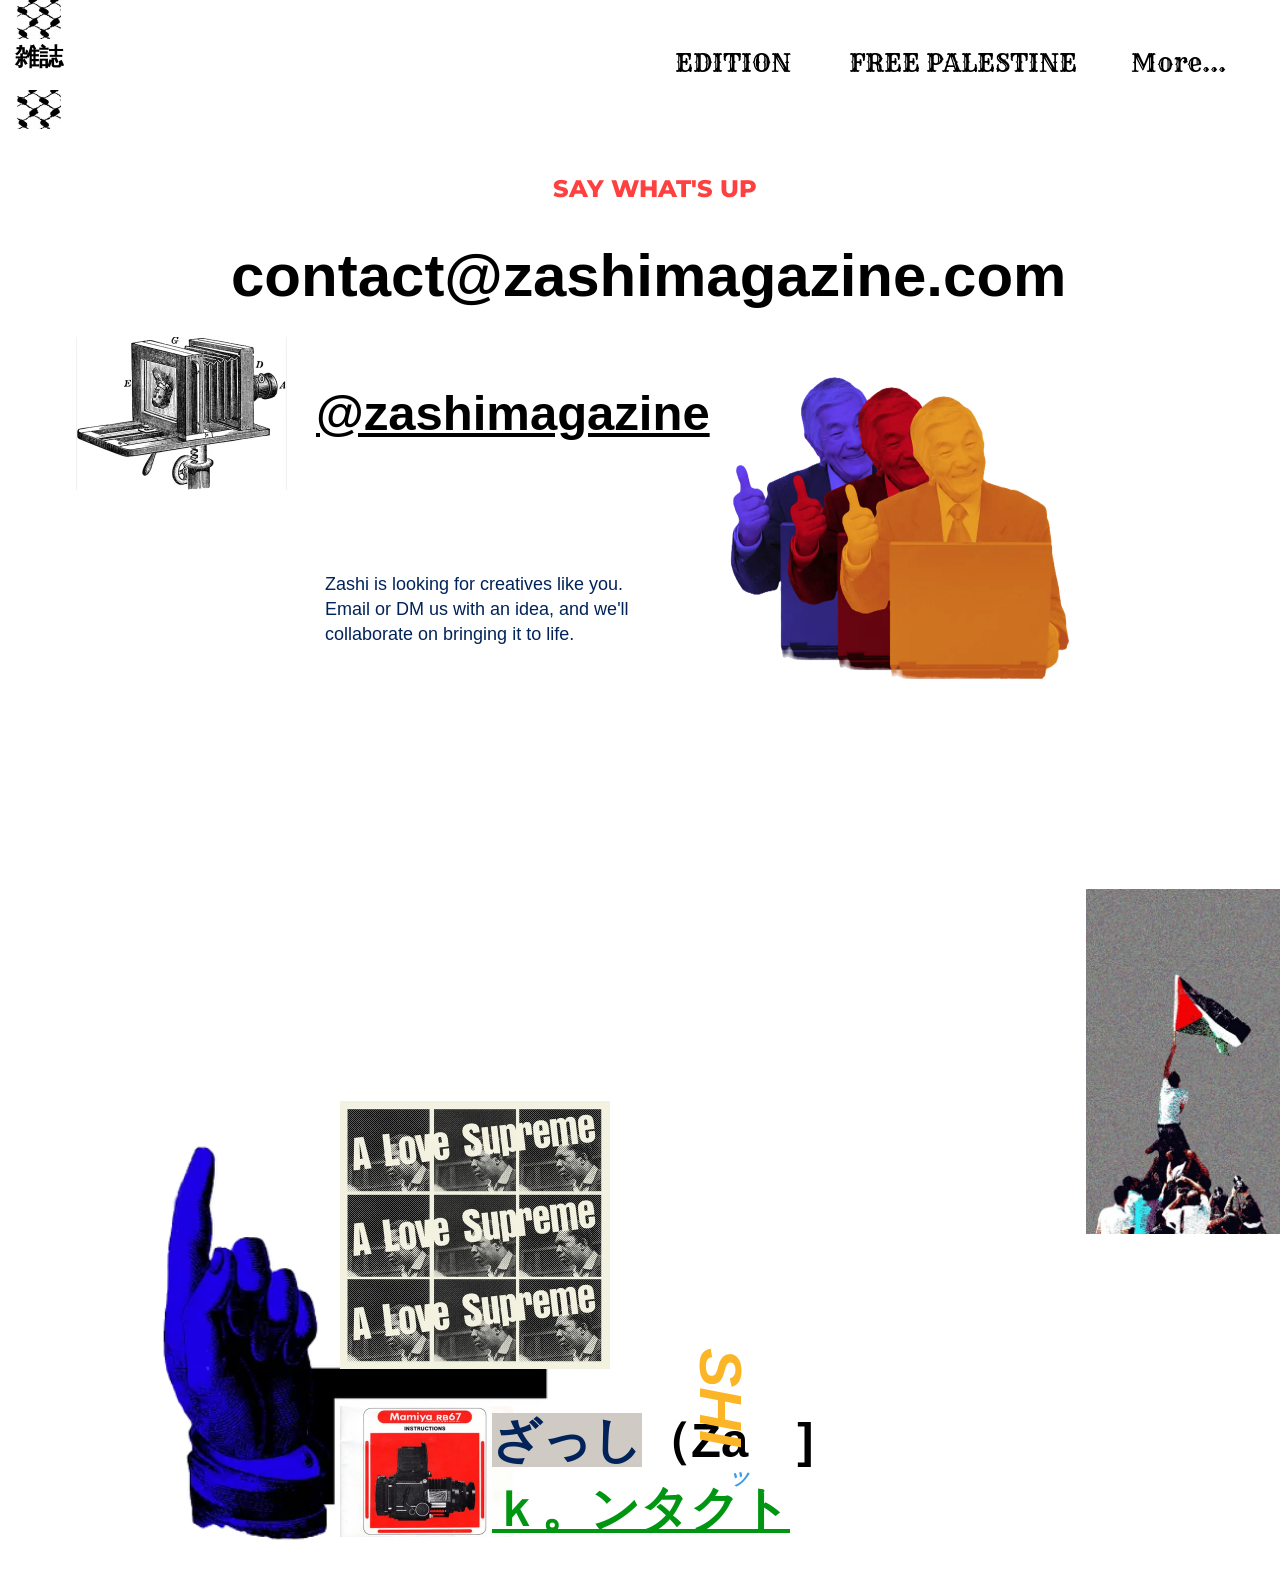
<file: contact-1.html>
<!doctype html>
<html lang="en">
<head>
<meta charset="utf-8">
<meta name="viewport" content="width=device-width, initial-scale=1">
<title>CONTACT | Zashi Magazine</title>
<meta name="description" content="Zashi Magazine — an independent global art publication. Photography, culture, design, fashion, food, film, travel.">
<link rel="stylesheet" href="css/fonts.css">
<link rel="stylesheet" href="css/site.css">
<style>body{background:rgb(255, 255, 255)}@media (max-width:767px){body{background:rgb(255, 255, 255)}}</style>
<script>document.documentElement.className+=' js';</script>
</head>
<body>
<div class="stage d" data-bg="rgb(255, 255, 255)" style="width:1280px;height:1544px">
<header class="hdr" style="height:146px;position:sticky">
<div class="c i anim" style="left:75px;top:10.0px;width:121px;height:100px;--a:z-fadeIn 880ms cubic-bezier(0.25, 0.46, 0.45, 0.94) 1000ms both, z-shapeIn 1100ms cubic-bezier(0.645, 0.045, 0.355, 1) 1000ms both;--motion-shape-start:inset(50%);--motion-shape-end:inset(0%);;"><a href="home-1.html"><video class="lazyv" data-src="media/01af44bafd.mp4" muted loop playsinline autoplay preload="none" aria-label="Disco Japan Tori" style="left:0px;top:0px;width:121px;height:100px;object-fit:cover;object-position:50% 50%"></video></a></div>
<div class="c t" style="left:15px;top:41.0px;width:198px;height:32px"><p style="text-align:start;line-height:normal;margin:0px 0px 0px 0px;font-family:'Helvetica Neue', Helvetica, Arimo, Arial, sans-serif;font-size:24px;font-weight:400;font-style:normal;color:rgb(0, 0, 0);white-space:nowrap"><a href="home-1.html"><span style="font-weight:700">雑誌  </span><span style="font-size:10px;font-weight:700;color:rgb(255, 255, 255)">HOME</span></a></p></div>
<div class="c i" style="left:15px;top:0.0px;width:46px;height:39px;"><a href="home-1.html"><img src="media/70c761ef16-5269.webp" alt="Palestinian Keffiyeh" loading="lazy" decoding="async" width="94" height="78" style="left:0px;top:0px;width:46px;height:39px;object-fit:cover;object-position:50% 50%"></a></div>
<div class="c i" style="left:15px;top:90.0px;width:46px;height:39px;"><a href="home-1.html"><img src="media/70c761ef16-5269.webp" alt="Palestinian Keffiyeh" loading="lazy" decoding="async" width="94" height="78" style="left:0px;top:0px;width:46px;height:39px;object-fit:cover;object-position:50% 50%"></a></div>
<a class="c nav" href="edition-1.html" style="left:675.296875px;top:51px;font-family:Rye, fantasy;font-size:25px;color:rgb(0, 0, 0);font-weight:400">EDITION</a>
<a class="c nav" href="free-palestine.html" style="left:849.328125px;top:51px;font-family:Rye, fantasy;font-size:25px;color:rgb(0, 0, 0);font-weight:400">FREE PALESTINE</a>
<div class="c nav more" style="left:1131.09375px;top:51px;font-family:Rye, fantasy;font-size:25px;color:rgb(0, 0, 0);font-weight:400" tabindex="0"><span>More...</span><div class="drop"><a href="guerilla-tactics.html">GUERILLA TACTICS</a><a href="about-1.html">ABOUT</a><a href="contact-1.html">CONTACT</a></div></div>
</header>
<main class="pg">
<div class="c t" style="left:553px;top:174.0px;width:312px;height:28px"><p style="text-align:start;line-height:normal;margin:0px 0px 0px 0px;font-family:'Helvetica Neue', Helvetica, Arimo, Arial, sans-serif;font-size:24px;font-weight:400;font-style:normal;color:rgb(0, 0, 0);white-space:nowrap"><span style="font-family:Montserrat, sans-serif;color:rgb(255, 64, 64);font-weight:800;text-transform:uppercase">say what's up</span></p></div>
<div class="c t" style="left:231px;top:241.0px;width:961px;height:69px"><p style="text-align:start;line-height:normal;margin:0px 0px 0px 0px;font-family:'Helvetica Neue', Helvetica, Arimo, Arial, sans-serif;font-size:60px;font-weight:700;font-style:normal;color:rgb(0, 0, 0);white-space:nowrap"><a href="mailto:contact@zashimagazine.com">contact@zashimagazine.com</a></p></div>
<div class="c i" style="left:698px;top:259.0px;width:276px;height:417px;"><img src="media/5f81efc340.webp" alt="Swag" loading="lazy" decoding="async" width="556" height="834" style="left:0px;top:0px;width:276px;height:417px;object-fit:cover;object-position:50% 50%"></div>
<div class="c i" style="left:755px;top:269.0px;width:276px;height:417px;"><img src="media/f8ab226df3.webp" alt="Swag" loading="lazy" decoding="async" width="556" height="834" style="left:0px;top:0px;width:276px;height:417px;object-fit:cover;object-position:50% 50%"></div>
<div class="c i" style="left:807px;top:278.0px;width:276px;height:417px;"><img src="media/59e71bd00b.webp" alt="Swag" loading="lazy" decoding="async" width="556" height="834" style="left:0px;top:0px;width:276px;height:417px;object-fit:cover;object-position:50% 50%"></div>
<div class="c t" style="left:316px;top:385.0px;width:961px;height:56px"><p style="text-align:start;line-height:normal;margin:0px 0px 0px 0px;font-family:'Helvetica Neue', Helvetica, Arimo, Arial, sans-serif;font-size:49px;font-weight:700;font-style:normal;color:rgb(0, 0, 0);white-space:nowrap"><a href="http://instagram.com/zashimagazine" target="_blank" rel="noopener"><span style="text-decoration:underline rgb(0, 0, 0)">@zashimagazine</span></a></p></div>
<div class="c t" style="left:325px;top:571.8px;width:310px;height:76px"><p style="text-align:start;line-height:25.2px;margin:0px 0px 0px 0px;font-family:'Helvetica Neue', Helvetica, Arimo, Arial, sans-serif;font-size:18px;font-weight:400;font-style:normal;color:rgb(0, 0, 0)"><span style="color:rgb(1, 35, 89)">Zashi is looking for creatives like you. Email or DM us with an idea, and we'll collaborate on bringing it to life.</span></p></div>
<div class="c i" style="left:76px;top:337.0px;width:211px;height:153px;"><a href="https://www.instagram.com/zashimagazine" target="_blank" rel="noopener"><img src="media/887ce940c0.webp" alt="Large Format" loading="lazy" decoding="async" width="422" height="310" style="left:0px;top:0px;width:211px;height:153px;object-fit:cover;object-position:50% 50%"></a></div>
<div class="c i" style="left:298px;top:1336.0px;width:257px;height:176px;"><a href="https://www.sophia.ac.jp/eng/" target="_blank" rel="noopener"><img src="media/a0c0d5b27d-aaaa.webp" alt="L" loading="lazy" decoding="async" width="238" height="164" style="left:0px;top:0px;width:257px;height:176px;object-fit:cover;object-position:50% 50%"></a></div>
<div class="c i" style="left:109px;top:974.0px;width:163px;height:131px;transform:matrix(0.74144,0.67102,-0.67102,0.74144,0,0);"><video class="lazyv" data-src="media/778810089f.mp4" muted loop playsinline autoplay preload="none" aria-label="Pinball Optical Illusion" style="left:0px;top:0px;width:163px;height:131px;object-fit:cover;object-position:50% 50%"></video></div>
<div class="c i" style="left:1086px;top:889.0px;width:206px;height:345px;"><a href="free-palestine.html"><img src="media/e5734ef1ac-e28b.webp" alt="Palestine Flag" loading="lazy" decoding="async" width="418" height="700" style="left:0px;top:0px;width:206px;height:345px;object-fit:cover;object-position:50% 50%"></a></div>
<div class="c i" style="left:340px;top:1406.0px;width:173px;height:131px;"><a href="https://www.instagram.com/zashimagazine" target="_blank" rel="noopener"><img src="media/cfcd335f61.webp" alt="Mamiya RB67" loading="lazy" decoding="async" width="346" height="262" style="left:0px;top:0px;width:173px;height:131px;object-fit:cover;object-position:50% 50%"></a></div>
<div class="c i" style="left:565px;top:1140.0px;width:276px;height:276px;transform:matrix(0.89307,0.44991,-0.44991,0.89307,0,0);"><video class="lazyv" data-src="media/48dad8091d.mp4" muted loop playsinline autoplay preload="none" aria-label="BOOMBOX " style="left:0px;top:0px;width:276px;height:276px;object-fit:cover;object-position:50% 50%"></video></div>
<div class="c e" style="left:816px;top:1226.0px;width:502px;height:317px"><iframe src="https://open.spotify.com/embed/playlist/6y1F2Xf8yROrnGZiQ2FPOY?utm_source=generator" loading="lazy" allow="autoplay; clipboard-write; encrypted-media; fullscreen; picture-in-picture" style="width:100%;height:352px;border:0;border-radius:12px"></iframe></div>
<div class="c t" style="left:492px;top:1406.1px;width:450px;height:137px"><p style="text-align:start;line-height:68.6px;margin:0px 0px 0px 0px;font-family:'Helvetica Neue', Helvetica, Arimo, Arial, sans-serif;font-size:49px;font-weight:700;font-style:normal;color:rgb(0, 0, 0);white-space:nowrap"><span style="color:rgb(1, 35, 89);background-color:rgb(208, 202, 196)">ざっし</span>（Za　]<br>
<a href="contact-1.html"><span style="color:rgb(0, 150, 18);text-decoration:underline rgb(0, 150, 18)">ｋ。ンタクト</span></a></p></div>
<div class="c t" style="left:690px;top:1348.0px;width:105px;height:131px"><div style="text-align:start;line-height:normal;margin:0px 0px 0px 0px;font-family:'Helvetica Neue', Helvetica, Arimo, Arial, sans-serif;font-size:10px;font-weight:400;font-style:normal;color:rgb(0, 0, 0);writing-mode:vertical-rl;text-orientation:mixed;height:100%"><p style="text-align:start;line-height:59px;margin:0px 0px 0px 0px;font-family:'Helvetica Neue', Helvetica, Arimo, Arial, sans-serif;font-size:59px;font-weight:700;font-style:italic;color:rgb(252, 181, 39);writing-mode:vertical-rl;text-orientation:mixed;height:100%;white-space:nowrap">SHI</p></div></div>
<div class="c t" style="left:730px;top:1460.0px;width:39px;height:40px"><div style="text-align:start;line-height:normal;margin:0px 0px 0px 0px;font-family:'Helvetica Neue', Helvetica, Arimo, Arial, sans-serif;font-size:10px;font-weight:400;font-style:normal;color:rgb(0, 0, 0);writing-mode:vertical-rl;text-orientation:mixed;height:100%"><p style="text-align:start;line-height:18px;margin:0px 0px 0px 0px;font-family:'Helvetica Neue', Helvetica, Arimo, Arial, sans-serif;font-size:18px;font-weight:700;font-style:italic;color:rgb(252, 181, 39);writing-mode:vertical-rl;text-orientation:mixed;height:100%;white-space:nowrap"><span style="color:rgb(61, 155, 233)">​ツ</span></p></div><div style="text-align:start;line-height:normal;margin:0px 0px 0px 0px;font-family:'Helvetica Neue', Helvetica, Arimo, Arial, sans-serif;font-size:10px;font-weight:400;font-style:normal;color:rgb(0, 0, 0)"> </div><div style="text-align:start;line-height:normal;margin:0px 0px 0px 0px;font-family:'Helvetica Neue', Helvetica, Arimo, Arial, sans-serif;font-size:10px;font-weight:400;font-style:normal;color:rgb(0, 0, 0)"> </div></div>
<div class="c i" style="left:1055px;top:1068.0px;width:61px;height:61px;"><video class="lazyv" data-src="media/cafe95526e.mp4" muted loop playsinline autoplay preload="none" aria-label="Kirby" style="left:0px;top:0px;width:61px;height:61px;object-fit:cover;object-position:50% 50%"></video></div>
<div class="c i" style="left:47px;top:1255.0px;width:400px;height:176px;transform:matrix(0.00000,-1.00000,1.00000,0.00000,0,0);"><a href="contact-1.html"><img src="media/e9839cee17.webp" alt="Blue pointing finger" loading="lazy" decoding="async" width="338" height="148" style="left:0px;top:0px;width:400px;height:176px;object-fit:cover;object-position:50% 50%"></a></div>
<div class="c i" style="left:21px;top:1413.0px;width:173px;height:131px;"><a href="https://archive.org/details/arcade_nbajam" target="_blank" rel="noopener"><video class="lazyv" data-src="media/587c0d5d41.mp4" muted loop playsinline autoplay preload="none" aria-label="Old Arcade GIF" style="left:0px;top:0px;width:173px;height:131px;object-fit:cover;object-position:50% 50%"></video></a></div>
<div class="c i" style="left:340px;top:1101.0px;width:270px;height:268px;"><a href="https://www.youtube.com/watch?v=0IFBrv1zSac&amp;ab_channel=beatdowncritical" target="_blank" rel="noopener"><img src="media/2e442129b9.webp" alt="A Love Supreme, John Coltrane" loading="lazy" decoding="async" width="540" height="536" style="left:0px;top:0px;width:270px;height:268px;object-fit:cover;object-position:50% 50%"></a></div>
</main>
</div>
<div class="stage m" data-bg="rgb(255, 255, 255)" style="width:320px;height:1287px">
<header class="hdr" style="height:204px;position:sticky">
<div class="c s" style="left:-11px;top:-3.0px;width:331px;height:109px"><svg preserveAspectRatio="none" data-bbox="17.3 68.2 165.3 63.6" xmlns="http://www.w3.org/2000/svg" viewBox="17.3 68.2 165.3 63.6" role="presentation" aria-hidden="true" width="100%" height="100%">
    <g fill="rgb(0, 0, 0)" stroke="rgb(0, 0, 0)" stroke-width="0px">
        <path d="M182.6 68.2v63.6H17.3V68.2h165.3z" fill="rgb(0, 0, 0)" stroke="rgb(0, 0, 0)" stroke-width="0px"></path>
    </g>
</svg></div>
<div class="c i" style="left:60px;top:17.0px;width:97px;height:89px;"><a href="home-1.html"><video class="lazyv" data-src="media/01af44bafd.mp4" muted loop playsinline autoplay preload="none" aria-label="Disco Japan Tori" style="left:0px;top:0px;width:97px;height:89px;object-fit:cover;object-position:50% 50%"></video></a></div>
<div class="c t" style="left:17px;top:46.0px;width:202px;height:21px"><p style="text-align:start;line-height:normal;margin:0px 0px 0px 0px;font-family:'Helvetica Neue', Helvetica, Arimo, Arial, sans-serif;font-size:16px;font-weight:400;font-style:normal;color:rgb(255, 255, 255);white-space:nowrap"><a href="home-1.html"><span style="font-weight:700">雑誌  </span><span style="font-size:8px;font-weight:700">HOME</span></a></p></div>
<div class="c i" style="left:15px;top:76.0px;width:37px;height:34px;"><img src="media/70c761ef16-8877.webp" alt="HD-wallpaper-palestinian-keffiyeh-palestine.jpg" loading="lazy" decoding="async" width="96" height="92" style="left:0px;top:0px;width:37px;height:34px;object-fit:cover;object-position:50% 50%"></div>
<div class="c i" style="left:15px;top:12.0px;width:37px;height:34px;"><img src="media/70c761ef16-8877.webp" alt="HD-wallpaper-palestinian-keffiyeh-palestine.jpg" loading="lazy" decoding="async" width="96" height="92" style="left:0px;top:0px;width:37px;height:34px;object-fit:cover;object-position:50% 50%"></div>
<button class="c burger" aria-label="Menu" aria-expanded="false" style="left:264px;top:30px;width:50px;height:50px"><i></i><i></i><i></i></button>
</header>
<main class="pg">
<div class="c t" style="left:20px;top:223.6px;width:280px;height:22px"><p style="text-align:start;line-height:normal;margin:0px 0px 0px 0px;font-family:'Helvetica Neue', Helvetica, Arimo, Arial, sans-serif;font-size:19px;font-weight:400;font-style:normal;color:rgb(0, 0, 0);white-space:nowrap"><span style="font-family:Montserrat, sans-serif;color:rgb(255, 64, 64);font-weight:800;text-transform:uppercase">say what's up</span></p></div>
<div class="c t" style="left:20px;top:255.6px;width:280px;height:52px"><p style="text-align:start;line-height:normal;margin:0px 0px 0px 0px;font-family:'Helvetica Neue', Helvetica, Arimo, Arial, sans-serif;font-size:22px;font-weight:700;font-style:normal;color:rgb(0, 0, 0);white-space:nowrap"><a href="mailto:contact@zashimagazine.com">contact@zashimagazine.com</a></p></div>
<div class="c i" style="left:7px;top:327.6px;width:113px;height:85px;"><a href="https://www.instagram.com/zashimagazine" target="_blank" rel="noopener"><img src="media/887ce940c0.webp" alt="Large Format" loading="lazy" decoding="async" width="422" height="310" style="left:0px;top:0px;width:113px;height:85px;object-fit:cover;object-position:50% 50%"></a></div>
<div class="c t" style="left:20px;top:446.5px;width:103px;height:101px"><p style="text-align:start;line-height:16.8px;margin:0px 0px 0px 0px;font-family:'Helvetica Neue', Helvetica, Arimo, Arial, sans-serif;font-size:12px;font-weight:400;font-style:normal;color:rgb(0, 0, 0)"><span style="color:rgb(1, 35, 89)">Zashi is looking for creatives like you. Email or DM us with an idea, and we'll collaborate on bringing it to life.</span></p></div>
<div class="c t" style="left:142px;top:345.6px;width:280px;height:24px"><p style="text-align:start;line-height:normal;margin:0px 0px 0px 0px;font-family:'Helvetica Neue', Helvetica, Arimo, Arial, sans-serif;font-size:21px;font-weight:700;font-style:normal;color:rgb(0, 0, 0);white-space:nowrap"><a href="http://instagram.com/zashimagazine" target="_blank" rel="noopener"><span style="text-decoration:underline rgb(0, 0, 0)">@zashimagazine</span></a></p></div>
<div class="c i" style="left:129px;top:329.6px;width:145px;height:218px;"><img src="media/5f81efc340.webp" alt="Swag" loading="lazy" decoding="async" width="556" height="834" style="left:0px;top:0px;width:145px;height:218px;object-fit:cover;object-position:50% 50%"></div>
<div class="c i" style="left:159px;top:334.6px;width:145px;height:218px;"><img src="media/f8ab226df3.webp" alt="Swag" loading="lazy" decoding="async" width="556" height="834" style="left:0px;top:0px;width:145px;height:218px;object-fit:cover;object-position:50% 50%"></div>
<div class="c i" style="left:186px;top:338.6px;width:145px;height:218px;"><img src="media/59e71bd00b.webp" alt="Swag" loading="lazy" decoding="async" width="556" height="834" style="left:0px;top:0px;width:145px;height:218px;object-fit:cover;object-position:50% 50%"></div>
<div class="c s" style="left:-5px;top:807.6px;width:331px;height:468px"><svg preserveAspectRatio="none" data-bbox="17.3 68.2 165.3 63.6" xmlns="http://www.w3.org/2000/svg" viewBox="17.3 68.2 165.3 63.6" role="presentation" aria-hidden="true" width="100%" height="100%">
    <g fill="rgb(0, 0, 0)" stroke="rgb(0, 0, 0)" stroke-width="0px">
        <path d="M182.6 68.2v63.6H17.3V68.2h165.3z" fill="rgb(0, 0, 0)" stroke="rgb(0, 0, 0)" stroke-width="0px"></path>
    </g>
</svg></div>
<div class="c i" style="left:0px;top:852.6px;width:221px;height:273px;"><a href="free-palestine.html"><img src="media/e5734ef1ac-e28b.webp" alt="Palestine Flag" loading="lazy" decoding="async" width="418" height="700" style="left:0px;top:0px;width:221px;height:273px;object-fit:cover;object-position:50% 50%"></a></div>
<div class="c i" style="left:221px;top:1000.6px;width:98px;height:89px;"><a href="https://www.instagram.com/zashimagazine" target="_blank" rel="noopener"><img src="media/cfcd335f61.webp" alt="Mamiya RB67" loading="lazy" decoding="async" width="346" height="262" style="left:0px;top:0px;width:98px;height:89px;object-fit:cover;object-position:50% 50%"></a></div>
<div class="c t" style="left:0px;top:1120.4px;width:338px;height:132px"><p style="text-align:start;line-height:65.8px;margin:0px 0px 0px 0px;font-family:'Helvetica Neue', Helvetica, Arimo, Arial, sans-serif;font-size:47px;font-weight:700;font-style:normal;color:rgb(0, 0, 0);white-space:nowrap"><span style="color:rgb(1, 35, 89);background-color:rgb(208, 202, 196)">ざっし</span>（Za　]<br>
<a href="contact-1.html"><span style="color:rgb(0, 150, 18);text-decoration:underline rgb(0, 150, 18)">ｋ。ンタクト</span></a></p></div>
<div class="c t" style="left:233px;top:1089.6px;width:57px;height:131px"><div style="text-align:start;line-height:normal;margin:0px 0px 0px 0px;font-family:'Helvetica Neue', Helvetica, Arimo, Arial, sans-serif;font-size:10px;font-weight:400;font-style:normal;color:rgb(0, 0, 0);writing-mode:vertical-rl;text-orientation:mixed;height:100%"><p style="text-align:start;line-height:57px;margin:0px 0px 0px 0px;font-family:'Helvetica Neue', Helvetica, Arimo, Arial, sans-serif;font-size:57px;font-weight:700;font-style:italic;color:rgb(252, 181, 39);writing-mode:vertical-rl;text-orientation:mixed;height:100%;white-space:nowrap">SHI</p></div></div>
<div class="c t" style="left:248px;top:1188.6px;width:12px;height:66px"><div style="text-align:start;line-height:normal;margin:0px 0px 0px 0px;font-family:'Helvetica Neue', Helvetica, Arimo, Arial, sans-serif;font-size:10px;font-weight:400;font-style:normal;color:rgb(0, 0, 0);writing-mode:vertical-rl;text-orientation:mixed;height:100%"><p style="text-align:start;line-height:12px;margin:0px 0px 0px 0px;font-family:'Helvetica Neue', Helvetica, Arimo, Arial, sans-serif;font-size:12px;font-weight:700;font-style:italic;color:rgb(252, 181, 39);writing-mode:vertical-rl;text-orientation:mixed;height:100%;white-space:nowrap"><span style="color:rgb(61, 155, 233)">​ツ</span></p></div><div style="text-align:start;line-height:normal;margin:0px 0px 0px 0px;font-family:'Helvetica Neue', Helvetica, Arimo, Arial, sans-serif;font-size:10px;font-weight:400;font-style:normal;color:rgb(0, 0, 0)"> </div><div style="text-align:start;line-height:normal;margin:0px 0px 0px 0px;font-family:'Helvetica Neue', Helvetica, Arimo, Arial, sans-serif;font-size:10px;font-weight:400;font-style:normal;color:rgb(0, 0, 0)"> </div></div>
<div class="c t" style="left:0px;top:1151.8px;width:338px;height:99px"><p style="text-align:start;line-height:46.2px;margin:0px 0px 0px 0px;font-family:'Helvetica Neue', Helvetica, Arimo, Arial, sans-serif;font-size:33px;font-weight:700;font-style:normal;color:rgb(0, 0, 0);white-space:nowrap"><a href="contact-1.html"><span style="color:rgb(115, 55, 135);text-decoration:underline rgb(115, 55, 135)">                 </span><span style="font-size:40px;color:rgb(115, 55, 135);text-decoration:underline rgb(115, 55, 135)">（Za　]</span><br><span style="color:rgb(115, 55, 135);text-decoration:underline rgb(115, 55, 135)">
</span><span style="font-size:47px;color:rgb(115, 55, 135);text-decoration:underline rgb(115, 55, 135)">ｋ。ンタクト</span></a></p></div>
</main>
</div>
<nav id="mmenu" class="mmenu" hidden aria-label="Menu"><button class="x" aria-label="Close menu">&#x2715;</button><a href="home-1.html">HOME</a><a href="edition-1.html">EDITION</a><a href="free-palestine.html">FREE PALESTINE</a><a href="guerilla-tactics.html">GUERILLA TACTICS</a><a href="about-1.html">ABOUT</a><a href="contact-1.html">CONTACT</a></nav>

<script src="js/site.js" defer></script>
</body>
</html>
</file>
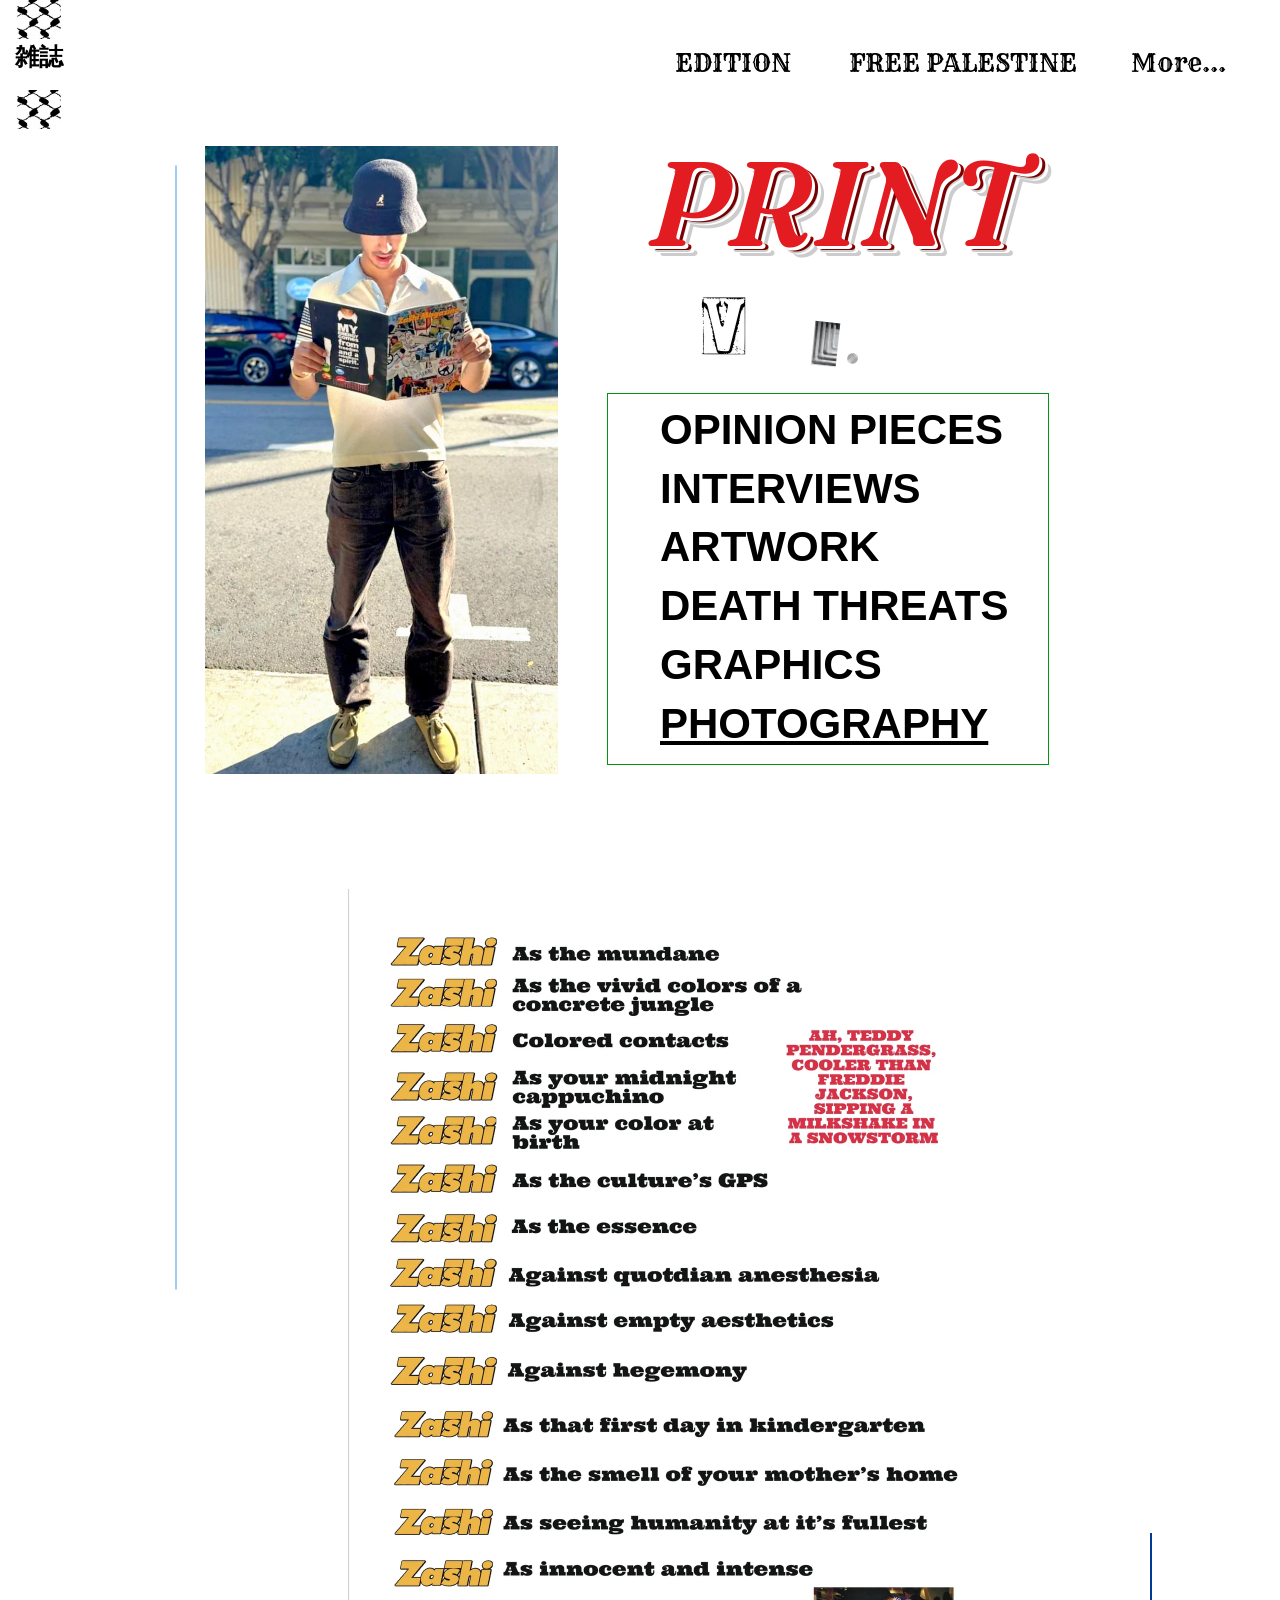
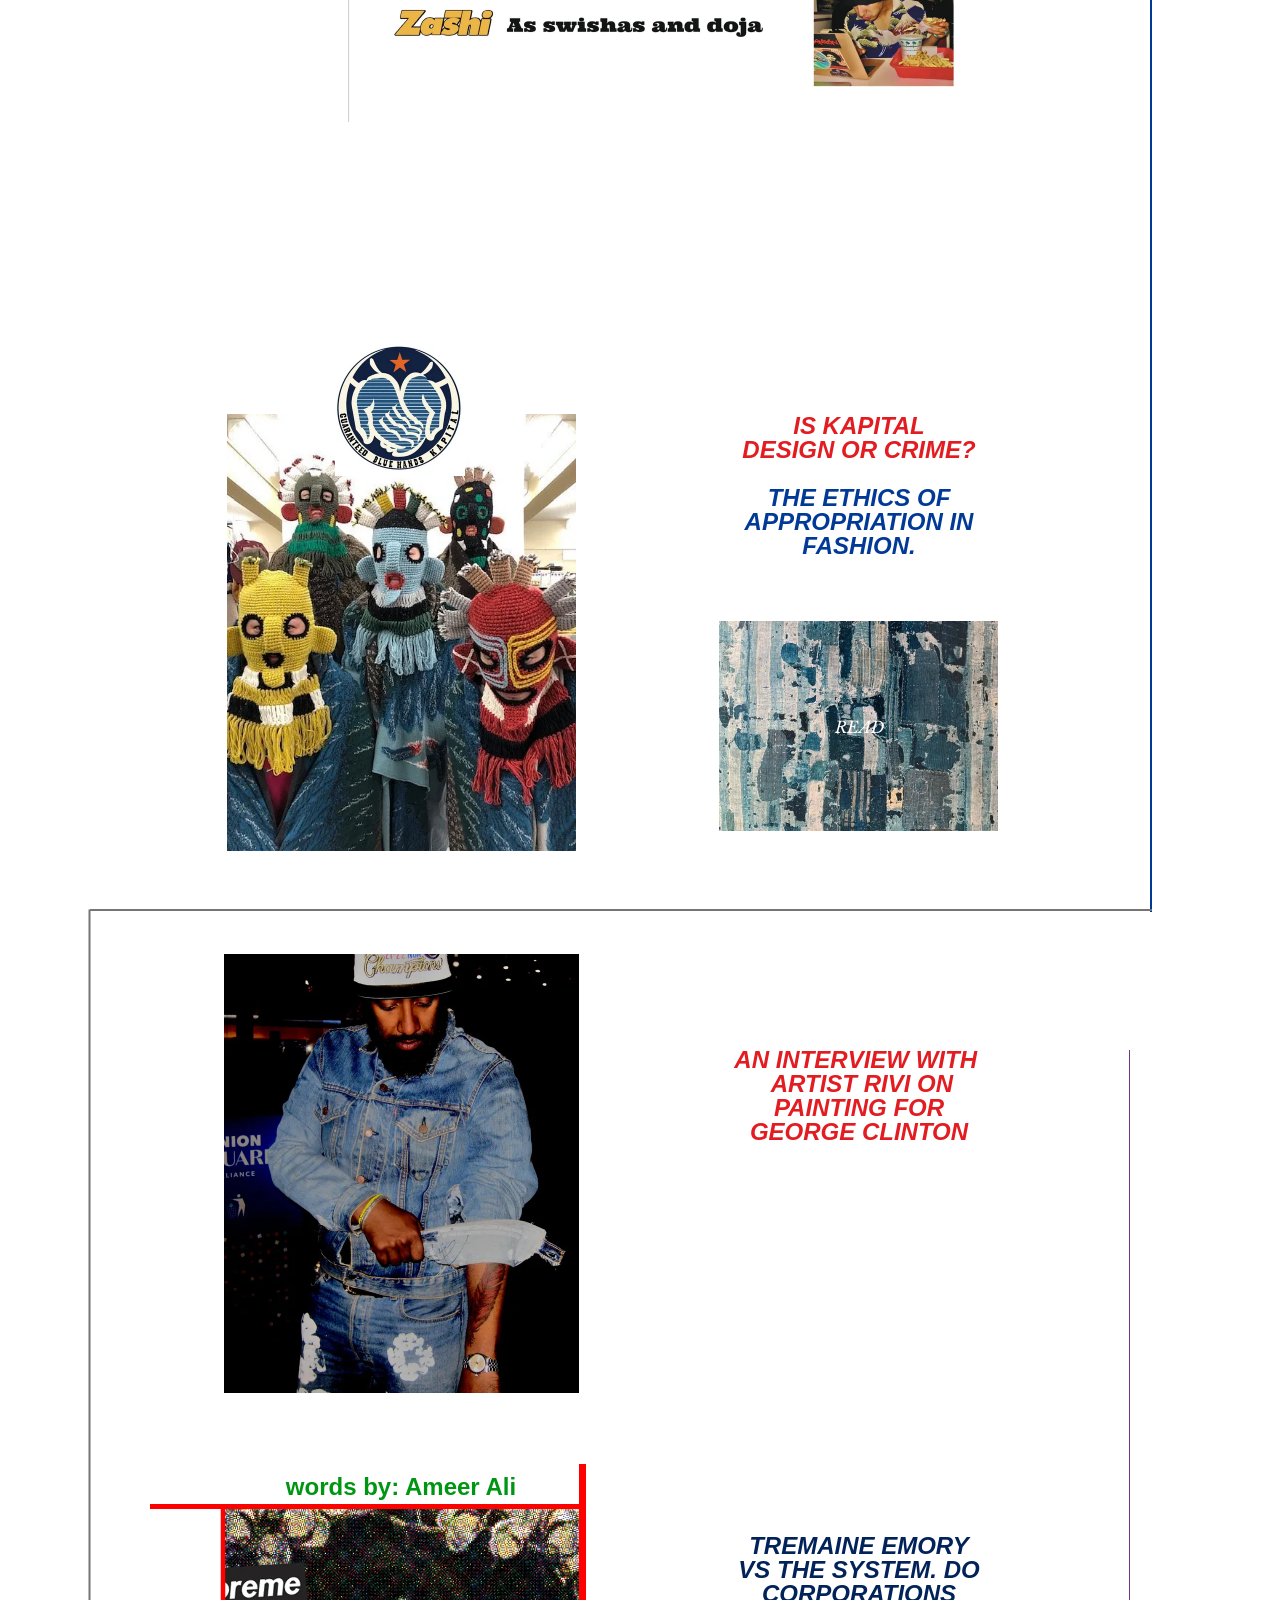
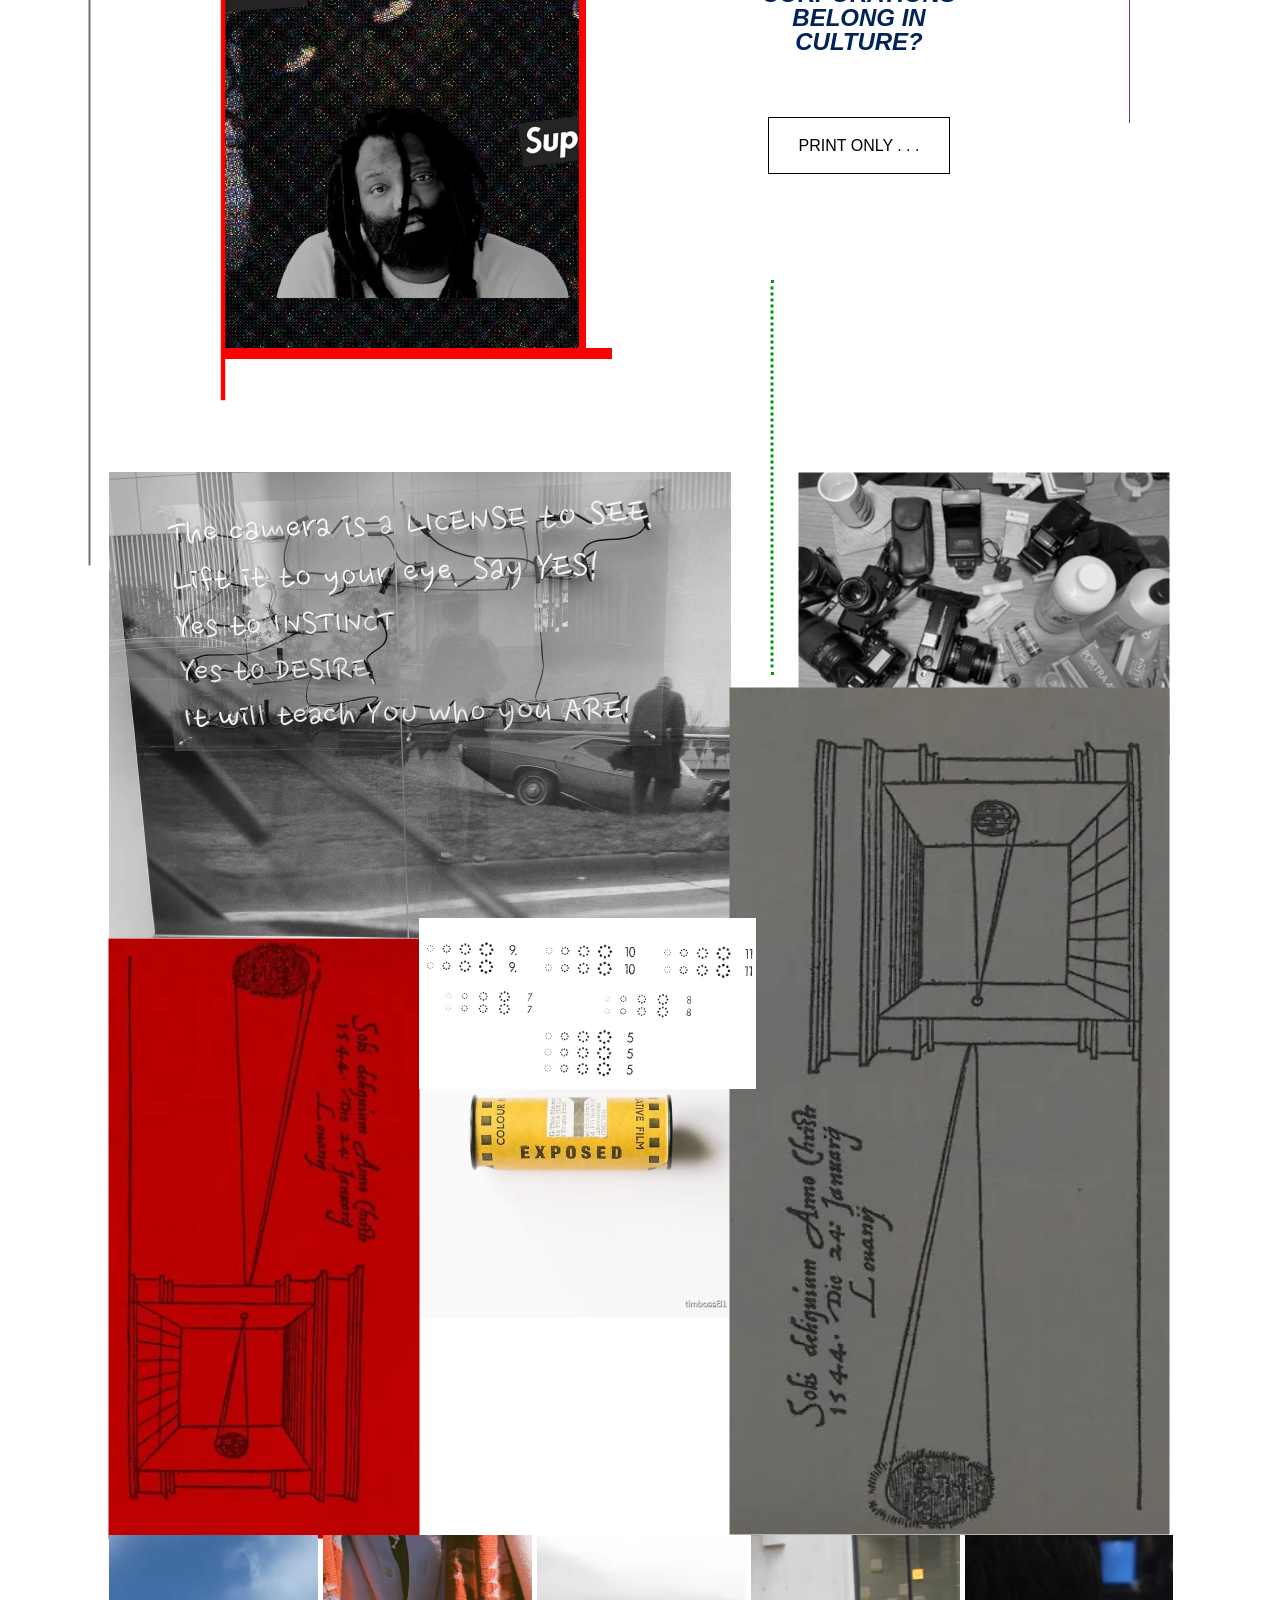
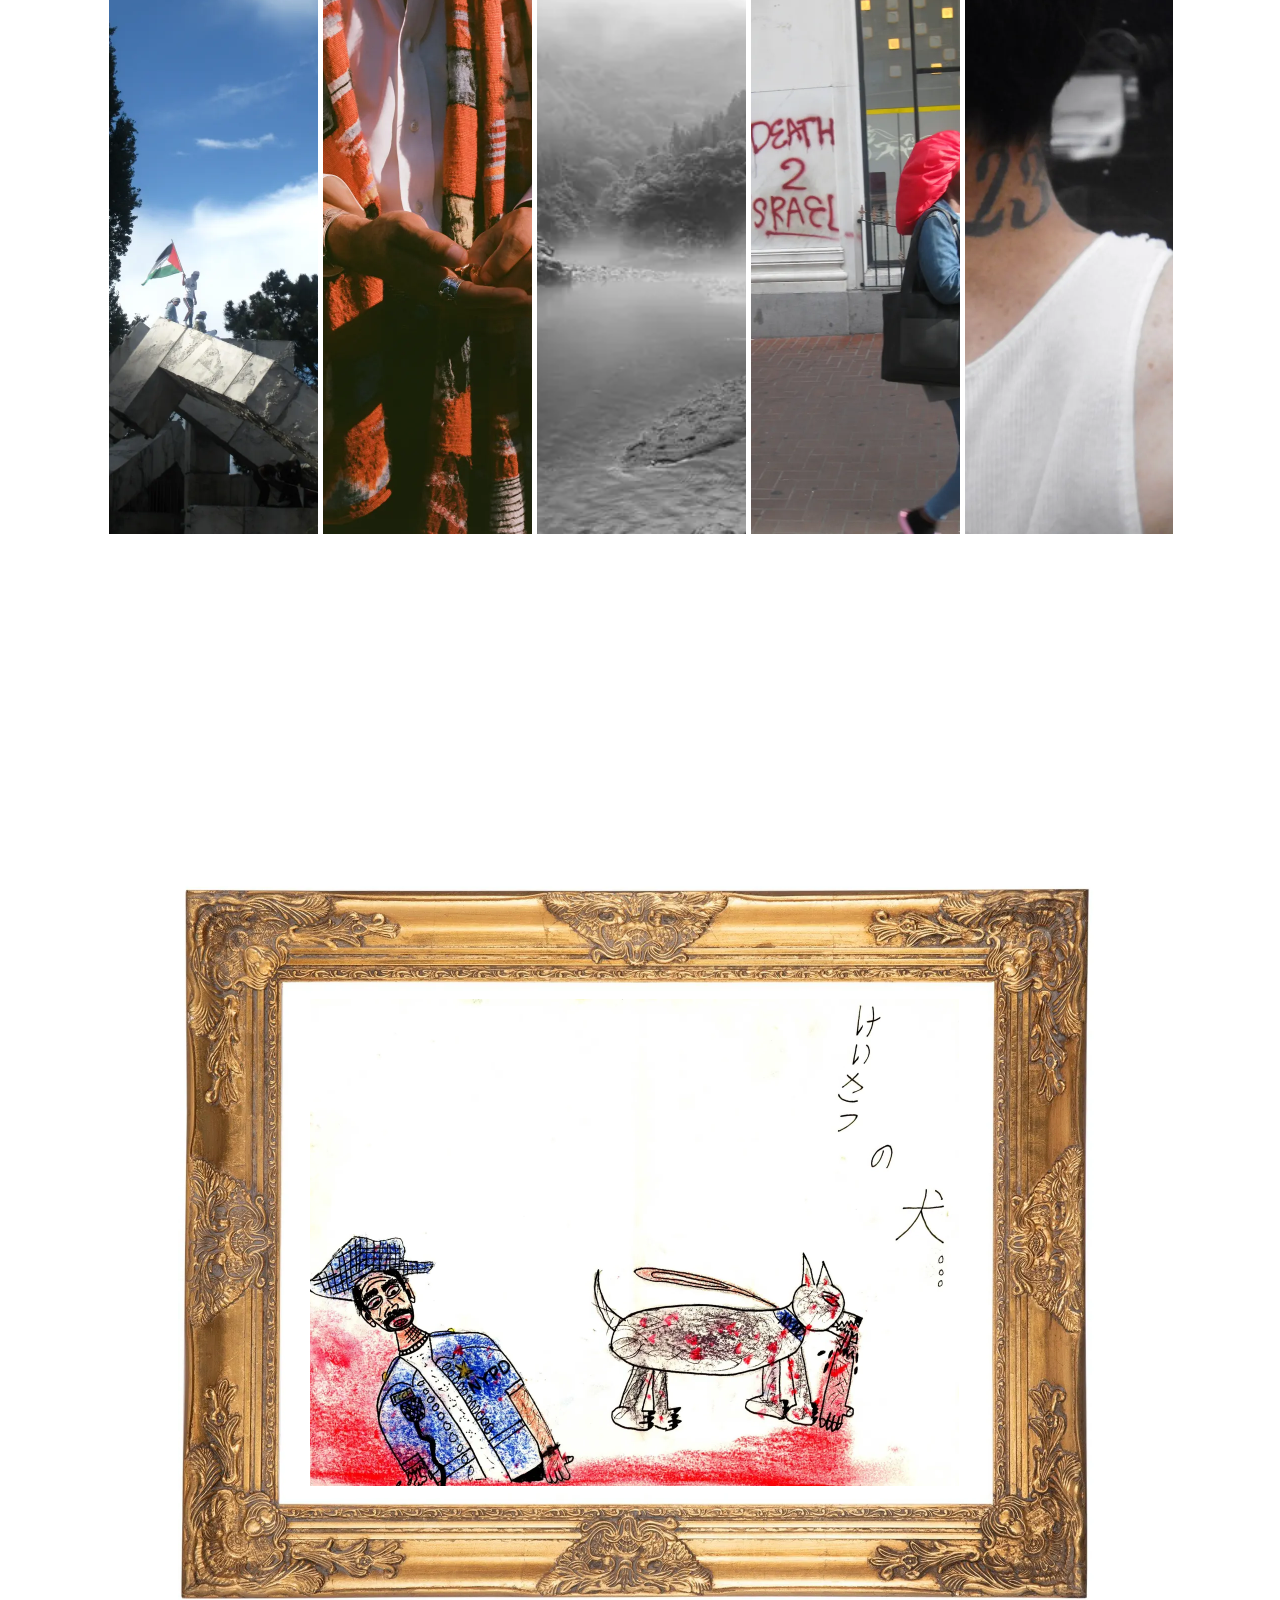
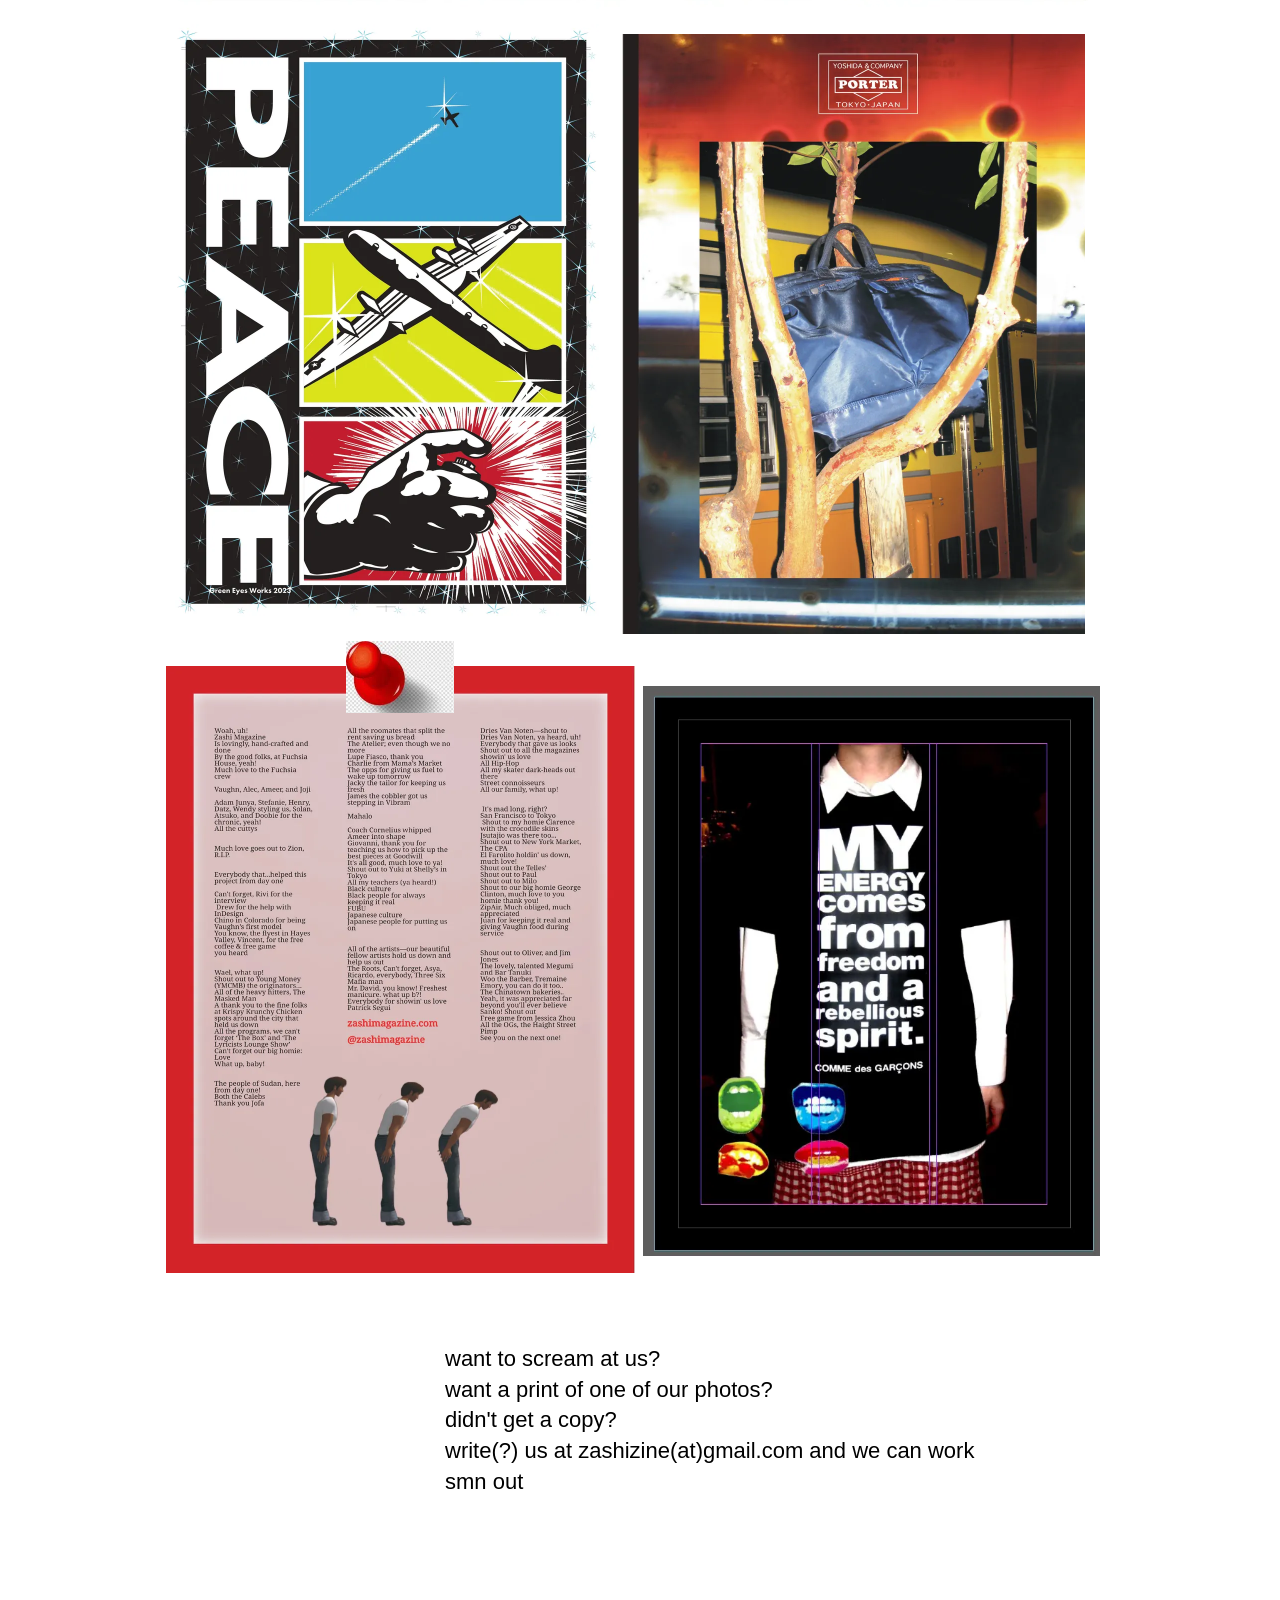
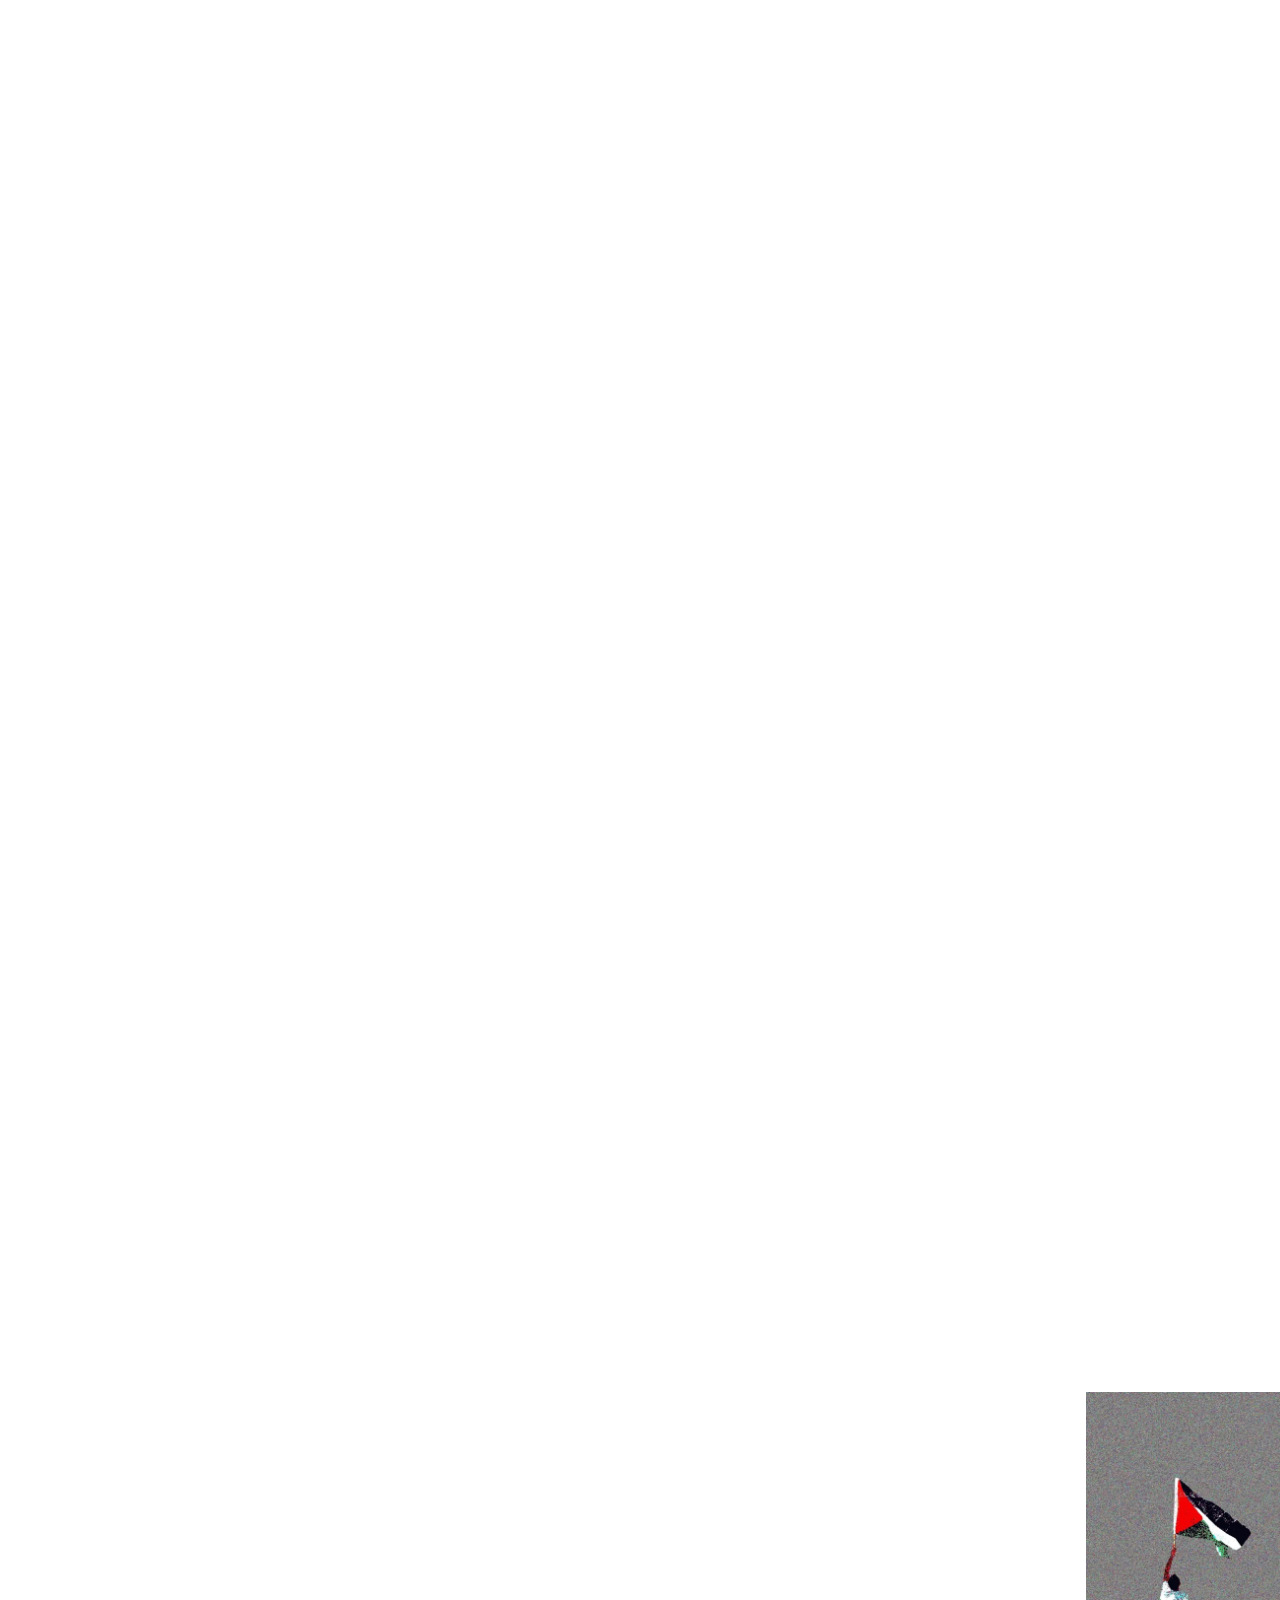
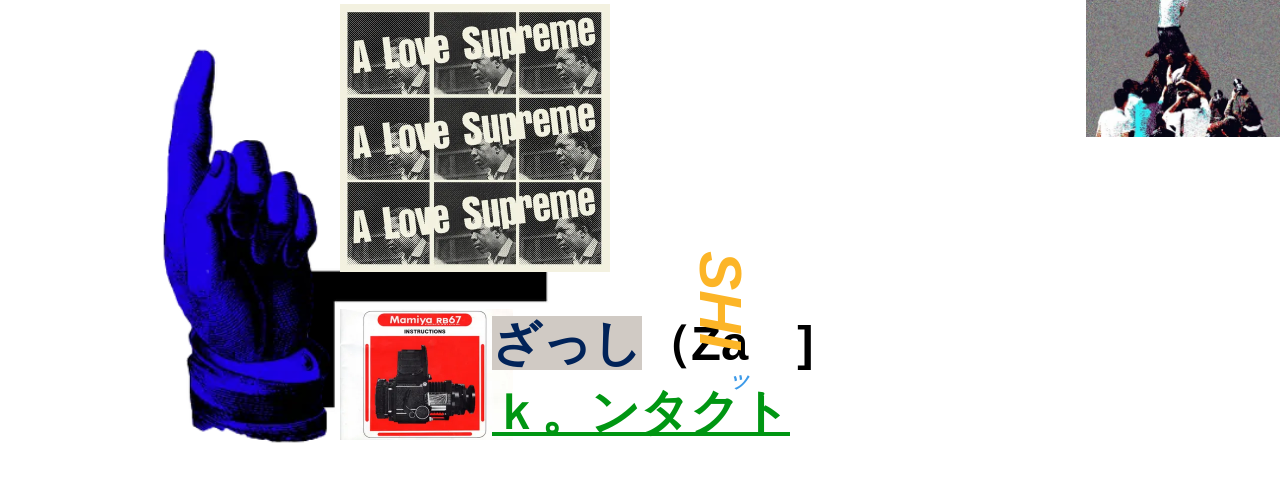
<file: edition-1.html>
<!doctype html>
<html lang="en">
<head>
<meta charset="utf-8">
<meta name="viewport" content="width=device-width, initial-scale=1">
<title>EDITION | Zashi Magazine</title>
<meta name="description" content="Zashi Magazine — an independent global art publication. Photography, culture, design, fashion, food, film, travel.">
<link rel="stylesheet" href="css/fonts.css">
<link rel="stylesheet" href="css/site.css">
<style>body{background:rgb(255, 255, 255)}@media (max-width:767px){body{background:rgb(0, 0, 0)}}</style>
<script>document.documentElement.className+=' js';</script>
</head>
<body>
<div class="stage d" data-bg="rgb(255, 255, 255)" style="width:1280px;height:10047px">
<header class="hdr" style="height:146px;position:sticky">
<div class="c i anim" style="left:75px;top:10.0px;width:121px;height:100px;--a:z-fadeIn 880ms cubic-bezier(0.25, 0.46, 0.45, 0.94) 1000ms both, z-shapeIn 1100ms cubic-bezier(0.645, 0.045, 0.355, 1) 1000ms both;--motion-shape-start:inset(50%);--motion-shape-end:inset(0%);;"><a href="home-1.html"><video class="lazyv" data-src="media/01af44bafd.mp4" muted loop playsinline autoplay preload="none" aria-label="Disco Japan Tori" style="left:0px;top:0px;width:121px;height:100px;object-fit:cover;object-position:50% 50%"></video></a></div>
<div class="c t" style="left:15px;top:41.0px;width:198px;height:32px"><p style="text-align:start;line-height:normal;margin:0px 0px 0px 0px;font-family:'Helvetica Neue', Helvetica, Arimo, Arial, sans-serif;font-size:24px;font-weight:400;font-style:normal;color:rgb(0, 0, 0);white-space:nowrap"><a href="home-1.html"><span style="font-weight:700">雑誌  </span><span style="font-size:10px;font-weight:700;color:rgb(255, 255, 255)">HOME</span></a></p></div>
<div class="c i" style="left:15px;top:0.0px;width:46px;height:39px;"><a href="home-1.html"><img src="media/70c761ef16-5269.webp" alt="Palestinian Keffiyeh" loading="lazy" decoding="async" width="94" height="78" style="left:0px;top:0px;width:46px;height:39px;object-fit:cover;object-position:50% 50%"></a></div>
<div class="c i" style="left:15px;top:90.0px;width:46px;height:39px;"><a href="home-1.html"><img src="media/70c761ef16-5269.webp" alt="Palestinian Keffiyeh" loading="lazy" decoding="async" width="94" height="78" style="left:0px;top:0px;width:46px;height:39px;object-fit:cover;object-position:50% 50%"></a></div>
<a class="c nav" href="edition-1.html" style="left:675.296875px;top:51px;font-family:Rye, fantasy;font-size:25px;color:rgb(0, 0, 0);font-weight:400">EDITION</a>
<a class="c nav" href="free-palestine.html" style="left:849.328125px;top:51px;font-family:Rye, fantasy;font-size:25px;color:rgb(0, 0, 0);font-weight:400">FREE PALESTINE</a>
<div class="c nav more" style="left:1131.09375px;top:51px;font-family:Rye, fantasy;font-size:25px;color:rgb(0, 0, 0);font-weight:400" tabindex="0"><span>More...</span><div class="drop"><a href="guerilla-tactics.html">GUERILLA TACTICS</a><a href="about-1.html">ABOUT</a><a href="contact-1.html">CONTACT</a></div></div>
</header>
<main class="pg">
<div class="c bx" style="left:607px;top:393.0px;width:442px;height:372px;background:rgb(255, 255, 255);border-style:solid;border-width:1px 1px 1px 1px;border-color:rgb(0, 150, 18)"></div>
<div class="c i" style="left:205px;top:146.0px;width:353px;height:628px;"><img src="media/d54ddb0c7e.webp" alt="IMG_6488_edited.jpg" loading="lazy" decoding="async" width="706" height="1256" style="left:0px;top:0px;width:353px;height:628px;object-fit:cover;object-position:50% 50%"></div>
<div class="c t" style="left:654px;top:133.0px;width:874px;height:140px"><p style="text-align:start;line-height:normal;margin:0px 0px 0px 0px;font-family:'Helvetica Neue', Helvetica, Arimo, Arial, sans-serif;font-size:120px;font-weight:700;font-style:normal;color:rgb(0, 0, 0);white-space:nowrap"><span style="font-family:Fraunces, serif;font-style:italic;color:rgb(152, 0, 0);text-shadow:rgb(255, 255, 255) 3px 3px 0px, rgba(0, 0, 0, 0.2) 6px 6px 0px;font-weight:600">PRINT</span></p></div>
<div class="c t" style="left:648px;top:129.0px;width:874px;height:140px"><p style="text-align:start;line-height:normal;margin:0px 0px 0px 0px;font-family:'Helvetica Neue', Helvetica, Arimo, Arial, sans-serif;font-size:120px;font-weight:700;font-style:normal;color:rgb(0, 0, 0);white-space:nowrap"><span style="font-family:Fraunces, serif;font-style:italic;color:rgb(226, 28, 33);text-shadow:rgb(255, 255, 255) 3px 3px 0px, rgba(0, 0, 0, 0.2) 6px 6px 0px;font-weight:600">PRINT</span></p></div>
<div class="c i" style="left:680px;top:293.0px;width:85px;height:66px;"><img src="media/c32dce9b06.webp" alt="Mono-Letter-V-Vintage-Retro-Letter-Graphics-6393595-1.jpg" loading="lazy" decoding="async" width="186" height="132" style="left:0px;top:0px;width:85px;height:66px;object-fit:cover;object-position:50% 50%"></div>
<div class="c i" style="left:742px;top:323.0px;width:64px;height:46px;"><a href="https://en.wikipedia.org/wiki/3-sphere" target="_blank" rel="noopener"><video class="lazyv" data-src="media/9a34691644.mp4" muted loop playsinline autoplay preload="none" aria-label="4dSphere01t.gif" style="left:0px;top:0px;width:64px;height:46px;object-fit:cover;object-position:50% 50%"></video></a></div>
<div class="c i" style="left:813px;top:322.0px;width:25px;height:44px;transform:matrix(0.99425,0.10708,-0.10708,0.99425,0,0);"><img src="media/c4a22a4c89.webp" alt="Stocksy_txpdd0ea6b01Zf200_Medium_161213-1024x817.jpg" loading="lazy" decoding="async" width="110" height="88" style="left:0px;top:0px;width:25px;height:44px;object-fit:cover;object-position:50% 50%"></div>
<div class="c i" style="left:847px;top:353.0px;width:11px;height:11px;"><img src="media/5fdba4cf06.webp" alt="8077cd84cd0c69117cebe3caed8c376b.jpg" loading="lazy" decoding="async" width="22" height="22" style="left:0px;top:0px;width:11px;height:11px;object-fit:cover;object-position:50% 50%"></div>
<div class="c i" style="left:890px;top:288.0px;width:50px;height:76px;"><video class="lazyv" data-src="media/955bb0b619.mp4" muted loop playsinline autoplay preload="none" aria-label="ezgif.com-crop.gif" style="left:0px;top:0px;width:50px;height:76px;object-fit:cover;object-position:50% 50%"></video></div>
<div class="c t" style="left:660px;top:400.8px;width:469px;height:412px"><p style="text-align:start;line-height:58.8px;margin:0px 0px 0px 0px;font-family:'Helvetica Neue', Helvetica, Arimo, Arial, sans-serif;font-size:42px;font-weight:700;font-style:normal;color:rgb(0, 0, 0);white-space:nowrap">OPINION PIECES <br>INTERVIEWS<br>
ARTWORK<br>
DEATH THREATS<br>
GRAPHICS<br>
<a href="edition-1.html"><span style="text-decoration:underline rgb(0, 0, 0)">PHOTOGRAPHY</span></a><br>
 </p></div>
<div class="c bx" style="left:-389px;top:724.0px;width:1124px;height:7px;transform:matrix(0.00000,1.00000,-1.00000,0.00000,0,0);border-style:solid;border-width:1px 0px 0px 0px;border-color:rgb(61, 155, 233)"></div>
<div class="c i" style="left:195px;top:1131.0px;width:148px;height:110px;"><video class="lazyv" data-src="media/fe68c8dff6.mp4" muted loop playsinline autoplay preload="none" aria-label="giphy.gif" style="left:0px;top:0px;width:148px;height:110px;object-fit:cover;object-position:50% 50%"></video></div>
<div class="c i" style="left:348px;top:889.0px;width:643px;height:833px;"><img src="media/51570948ab.webp" alt="Zashi the magazine  (2)_pages-to-jpg-0003.jpg" loading="lazy" decoding="async" width="1288" height="1666" style="left:0px;top:0px;width:643px;height:833px;object-fit:cover;object-position:50% 50%"></div>
<div class="c i" style="left:227px;top:2014.0px;width:349px;height:437px;"><img src="media/e3021fb14b.webp" alt="" loading="lazy" decoding="async" width="480" height="600" style="left:0px;top:0px;width:349px;height:437px;object-fit:cover;object-position:50% 50%"></div>
<div class="c i" style="left:335px;top:1939.0px;width:130px;height:137px;"><img src="media/6237f61c0d.webp" alt="kapital.jpg" loading="lazy" decoding="async" width="276" height="274" style="left:0px;top:0px;width:130px;height:137px;object-fit:cover;object-position:50% 50%"></div>
<div class="c t" style="left:734px;top:2014.0px;width:250px;height:168px"><p style="text-align:center;line-height:24px;margin:0px 0px 0px 0px;font-family:'Helvetica Neue', Helvetica, Arimo, Arial, sans-serif;font-size:24px;font-weight:700;font-style:italic;color:rgb(252, 181, 39)"><span style="color:rgb(226, 28, 33)">​</span><span style="color:rgb(226, 28, 33)">I</span><span style="color:rgb(226, 28, 33)">S KAPITAL</span><br>
<span style="color:rgb(226, 28, 33)">DESIGN OR CRIME?</span><br>
<br>
<span style="color:rgb(0, 58, 150)">THE ETHICS OF APPROPRIATION IN FASHION.</span><br>
 </p></div>
<div class="c bx" style="left:658.5px;top:2018.5px;width:979px;height:7px;transform:matrix(0.00000,1.00000,-1.00000,0.00000,0,0);border-style:solid;border-width:2px 0px 0px 0px;border-color:rgb(0, 58, 150)"></div>
<div class="c i" style="left:719px;top:2221.0px;width:279px;height:210px;"><a href="kritique-of-kapital.html"><img src="media/803ca86730.webp" alt="IMG_1345.jpg" loading="lazy" decoding="async" width="560" height="420" style="left:0px;top:0px;width:279px;height:210px;object-fit:cover;object-position:50% 50%"></a></div>
<a class="c btn" href="kritique-of-kapital.html" style="left:785px;top:2298.0px;width:148px;height:57px;background:rgba(61, 155, 233, 0);border-radius:8px;color:rgb(255, 255, 255);font-family:'libre baskerville', serif, 'Helvetica Neue', Helvetica, Arimo, Arial, sans-serif">READ</a>
<div class="c bx" style="left:90px;top:2509.0px;width:1062px;height:7px;border-style:solid;border-width:2px 0px 0px 0px;border-color:rgb(117, 117, 117)"></div>
<div class="c i" style="left:224px;top:2554.0px;width:355px;height:439px;"><img src="media/e889dd1cd4-a3e4.webp" alt="IMG_9240 (1).JPG" loading="lazy" decoding="async" width="716" height="878" style="left:0px;top:0px;width:355px;height:439px;object-fit:cover;object-position:50% 50%"></div>
<div class="c i" style="left:209px;top:2923.0px;width:77px;height:63px;"><video class="lazyv" data-src="media/d49697d21e.mp4" muted loop playsinline autoplay preload="none" aria-label="4rr01A.gif" style="left:0px;top:0px;width:77px;height:63px;object-fit:cover;object-position:50% 50%"></video></div>
<div class="c t" style="left:734px;top:2648.0px;width:250px;height:96px"><p style="text-align:center;line-height:24px;margin:0px 0px 0px 0px;font-family:'Helvetica Neue', Helvetica, Arimo, Arial, sans-serif;font-size:24px;font-weight:700;font-style:italic;color:rgb(252, 181, 39)"><span style="color:rgb(226, 28, 33)">AN INTERVIEW WITH </span><br><span style="color:rgb(226, 28, 33)">
</span><span style="color:rgb(226, 28, 33)"> ARTIST RIVI ON PAINTING FOR GEORGE CLINTON</span></p></div>
<div class="c i" style="left:808px;top:2800.0px;width:101px;height:103px;"><a href="rivi-interview.html"><video class="lazyv" data-src="media/e4e8de83d6.mp4" muted loop playsinline autoplay preload="none" aria-label="funkadelic-george-clinton.gif" style="left:0px;top:0px;width:101px;height:103px;object-fit:cover;object-position:50% 50%"></video></a></div>
<div class="c t" style="left:825px;top:2833.8px;width:68px;height:34px"><p style="text-align:start;line-height:33.6px;margin:0px 0px 0px 0px;font-family:'Helvetica Neue', Helvetica, Arimo, Arial, sans-serif;font-size:24px;font-weight:400;font-style:normal;color:rgb(0, 0, 0);white-space:nowrap"><span style="font-weight:700;color:rgb(255, 255, 255)">READ</span></p></div>
<div class="c bx" style="left:790px;top:2983.0px;width:673px;height:7px;transform:matrix(0.00000,1.00000,-1.00000,0.00000,0,0);border-style:solid;border-width:1px 0px 0px 0px;border-color:rgb(115, 55, 135)"></div>
<div class="c t" style="left:276px;top:3075.0px;width:250px;height:24px"><p style="text-align:center;line-height:24px;margin:0px 0px 0px 0px;font-family:'Helvetica Neue', Helvetica, Arimo, Arial, sans-serif;font-size:24px;font-weight:700;font-style:italic;color:rgb(252, 181, 39);white-space:nowrap"><span style="font-style:normal;color:rgb(0, 150, 18)">words by: Ameer Ali</span></p></div>
<div class="c s" style="left:150px;top:3104.0px;width:429px;height:5px"><svg preserveAspectRatio="none" data-bbox="17.3 68.2 165.3 63.6" xmlns="http://www.w3.org/2000/svg" viewBox="17.3 68.2 165.3 63.6" role="presentation" aria-hidden="true" width="100%" height="100%">
    <g fill="rgb(255, 0, 0)" stroke="rgb(0, 0, 0)" stroke-width="0px">
        <path d="M182.6 68.2v63.6H17.3V68.2h165.3z" fill="rgb(255, 0, 0)" stroke="rgb(0, 0, 0)" stroke-width="0px"></path>
    </g>
</svg></div>
<div class="c i" style="left:224px;top:3109.0px;width:355px;height:439px;"><img src="media/47d9d299f6-608d.webp" alt="" loading="lazy" decoding="async" width="596" height="736" style="left:0px;top:0px;width:355px;height:439px;object-fit:cover;object-position:50% 50%"></div>
<div class="c i" style="left:227px;top:3294.0px;width:355px;height:204px;"><img src="media/36eaa8a552.webp" alt="BLACKTREMAINE_edited.png" loading="lazy" decoding="async" width="726" height="408" style="left:0px;top:0px;width:355px;height:204px;object-fit:cover;object-position:50% 50%"></div>
<div class="c bx" style="left:-541.5px;top:3133.5px;width:1256px;height:7px;transform:matrix(0.00000,1.00000,-1.00000,0.00000,0,0);border-style:solid;border-width:2px 0px 0px 0px;border-color:rgb(117, 117, 117)"></div>
<div class="c t" style="left:734px;top:3134.0px;width:250px;height:120px"><p style="text-align:center;line-height:24px;margin:0px 0px 0px 0px;font-family:'Helvetica Neue', Helvetica, Arimo, Arial, sans-serif;font-size:24px;font-weight:700;font-style:italic;color:rgb(252, 181, 39)"><span style="color:rgb(1, 35, 89)">TREMAINE EMORY VS THE SYSTEM. DO CORPORATIONS BELONG IN CULTURE?</span></p></div>
<a class="c btn" href="" style="left:768px;top:3317.0px;width:182px;height:57px;background:rgb(255, 255, 255);border-radius:0px;color:rgb(0, 0, 0);font-family:'Helvetica Neue', Helvetica, Arimo, Arial, sans-serif;border:1px solid rgb(0, 0, 0)">PRINT ONLY . . .</a>
<div class="c s" style="left:-24px;top:3351.0px;width:494px;height:5px;transform:matrix(0.00000,1.00000,-1.00000,0.00000,0,0)"><svg preserveAspectRatio="none" data-bbox="17.3 68.2 165.3 63.6" xmlns="http://www.w3.org/2000/svg" viewBox="17.3 68.2 165.3 63.6" role="presentation" aria-hidden="true" width="100%" height="100%">
    <g fill="rgb(255, 0, 0)" stroke="rgb(0, 0, 0)" stroke-width="0px">
        <path d="M182.6 68.2v63.6H17.3V68.2h165.3z" fill="rgb(255, 0, 0)" stroke="rgb(0, 0, 0)" stroke-width="0px"></path>
    </g>
</svg></div>
<div class="c s" style="left:335px;top:3308.0px;width:495px;height:7px;transform:matrix(0.00000,1.00000,-1.00000,0.00000,0,0)"><svg preserveAspectRatio="none" data-bbox="17.3 68.2 165.3 63.6" xmlns="http://www.w3.org/2000/svg" viewBox="17.3 68.2 165.3 63.6" role="presentation" aria-hidden="true" width="100%" height="100%">
    <g fill="rgb(255, 0, 0)" stroke="rgb(0, 0, 0)" stroke-width="0px">
        <path d="M182.6 68.2v63.6H17.3V68.2h165.3z" fill="rgb(255, 0, 0)" stroke="rgb(0, 0, 0)" stroke-width="0px"></path>
    </g>
</svg></div>
<div class="c s" style="left:224px;top:3548.0px;width:388px;height:11px"><svg preserveAspectRatio="none" data-bbox="17.3 68.2 165.3 63.6" xmlns="http://www.w3.org/2000/svg" viewBox="17.3 68.2 165.3 63.6" role="presentation" aria-hidden="true" width="100%" height="100%">
    <g fill="rgb(255, 0, 0)" stroke="rgb(0, 0, 0)" stroke-width="0px">
        <path d="M182.6 68.2v63.6H17.3V68.2h165.3z" fill="rgb(255, 0, 0)" stroke="rgb(0, 0, 0)" stroke-width="0px"></path>
    </g>
</svg></div>
<div class="c i" style="left:420px;top:4130.0px;width:316px;height:388px;"><img src="media/2f78d63c3f.webp" alt="flat,750x1000,075,f.jpg" loading="lazy" decoding="async" width="632" height="776" style="left:0px;top:0px;width:316px;height:388px;object-fit:cover;object-position:50% 50%"></div>
<div class="c i" style="left:365px;top:4432.0px;width:417px;height:311px;transform:matrix(0.00000,1.00000,-1.00000,0.00000,0,0);"><video class="lazyv" data-src="media/766809e150.mp4" muted loop playsinline autoplay preload="none" aria-label="dd4ec99b9e73b0359f4f1dfcd61e39f2.gif" style="left:0px;top:0px;width:417px;height:311px;object-fit:cover;object-position:50% 50%"></video></div>
<div class="c i" style="left:109px;top:3672.0px;width:622px;height:466px;"><img src="media/aad55c1c26.webp" alt="IMG_2400.heic" loading="lazy" decoding="async" width="1244" height="932" style="left:0px;top:0px;width:622px;height:466px;object-fit:cover;object-position:50% 50%"></div>
<div class="c i" style="left:-36px;top:4283.0px;width:600px;height:311px;transform:matrix(0.00000,1.00000,-1.00000,0.00000,0,0);"><img src="media/2244ae4077.webp" alt="cameria-obscura-illustration-2_edited.jp" loading="lazy" decoding="async" width="650" height="336" style="left:0px;top:0px;width:600px;height:311px;object-fit:cover;object-position:50% 50%"></div>
<div class="c i" style="left:843px;top:3628.0px;width:282px;height:371px;transform:matrix(0.00000,-1.00000,1.00000,0.00000,0,0);"><img src="media/7fe0d3249f.webp" alt="IMG_2282.heic" loading="lazy" decoding="async" width="564" height="752" style="left:0px;top:0px;width:282px;height:371px;object-fit:cover;object-position:50% 50%"></div>
<div class="c i" style="left:526px;top:4091.0px;width:847px;height:440px;transform:matrix(0.00000,1.00000,-1.00000,0.00000,0,0);"><img src="media/56a85a053b.webp" alt="cameria-obscura-illustration-2_edited_ed" loading="lazy" decoding="async" width="650" height="336" style="left:0px;top:0px;width:847px;height:440px;object-fit:cover;object-position:50% 50%"></div>
<div class="c gal sl" style="left:109px;top:4734.8px;width:1064px;height:599px"><div class="sl-track" style="gap:5px"><img src="media/30659d31d3.webp" alt="" loading="lazy" decoding="async" width="898" height="1198" style="width:209px;height:599px;object-fit:cover"><img src="media/e2031c293c.webp" alt="" loading="lazy" decoding="async" width="1514" height="1198" style="width:209px;height:599px;object-fit:cover"><img src="media/403bc432f0.webp" alt="" loading="lazy" decoding="async" width="1796" height="1198" style="width:209px;height:599px;object-fit:cover"><img src="media/021c0958ad.webp" alt="" loading="lazy" decoding="async" width="898" height="1198" style="width:209px;height:599px;object-fit:cover"><img src="media/de3a11248b.webp" alt="" loading="lazy" decoding="async" width="1598" height="1198" style="width:209px;height:599px;object-fit:cover"><img src="media/e1921c426a.webp" alt="" loading="lazy" decoding="async" width="1674" height="1198" style="width:209px;height:599px;object-fit:cover"><img src="media/1f23694882.webp" alt="" loading="lazy" decoding="async" width="1634" height="1198" style="width:209px;height:599px;object-fit:cover"><img src="media/0216e12fe7.webp" alt="" loading="lazy" decoding="async" width="1598" height="1198" style="width:209px;height:599px;object-fit:cover"><img src="media/16d2926047.webp" alt="" loading="lazy" decoding="async" width="898" height="1198" style="width:209px;height:599px;object-fit:cover"><img src="media/88643c78e5.webp" alt="" loading="lazy" decoding="async" width="830" height="1198" style="width:209px;height:599px;object-fit:cover"><img src="media/295271dc5a.webp" alt="" loading="lazy" decoding="async" width="898" height="1198" style="width:209px;height:599px;object-fit:cover"><img src="media/3494fd9631.webp" alt="" loading="lazy" decoding="async" width="898" height="1198" style="width:209px;height:599px;object-fit:cover"><img src="media/8c57bdb315.webp" alt="" loading="lazy" decoding="async" width="1744" height="1198" style="width:209px;height:599px;object-fit:cover"><img src="media/5e0f56cc87.webp" alt="" loading="lazy" decoding="async" width="898" height="1198" style="width:209px;height:599px;object-fit:cover"><img src="media/0cfe14ddd0.webp" alt="" loading="lazy" decoding="async" width="1648" height="1040" style="width:209px;height:599px;object-fit:cover"><img src="media/8894a614e2.webp" alt="" loading="lazy" decoding="async" width="898" height="1198" style="width:209px;height:599px;object-fit:cover"><img src="media/3a63a741fa.webp" alt="" loading="lazy" decoding="async" width="898" height="1198" style="width:209px;height:599px;object-fit:cover"><img src="media/39f4432aff.webp" alt="" loading="lazy" decoding="async" width="898" height="1198" style="width:209px;height:599px;object-fit:cover"><img src="media/dfbb3c8d4c.webp" alt="" loading="lazy" decoding="async" width="1514" height="1198" style="width:209px;height:599px;object-fit:cover"><img src="media/c9c841a46d.webp" alt="" loading="lazy" decoding="async" width="898" height="1198" style="width:209px;height:599px;object-fit:cover"><img src="media/31023f88db.webp" alt="" loading="lazy" decoding="async" width="898" height="1198" style="width:209px;height:599px;object-fit:cover"><img src="media/503cb9d9ef.webp" alt="" loading="lazy" decoding="async" width="1598" height="1198" style="width:209px;height:599px;object-fit:cover"><img src="media/9571a95565.webp" alt="" loading="lazy" decoding="async" width="1510" height="1198" style="width:209px;height:599px;object-fit:cover"><img src="media/78f9b5c3d1.webp" alt="" loading="lazy" decoding="async" width="898" height="1198" style="width:209px;height:599px;object-fit:cover"><img src="media/5a167e0284.webp" alt="" loading="lazy" decoding="async" width="674" height="1198" style="width:209px;height:599px;object-fit:cover"></div><button class="ga prev" aria-label="Previous" style="--ac:rgb(0, 0, 0)">&#x2039;</button><button class="ga next" aria-label="Next" style="--ac:rgb(0, 0, 0)">&#x203A;</button></div>
<div class="c i" style="left:419px;top:4118.0px;width:337px;height:171px;"><img src="media/08d3a7fc7d.webp" alt="Film back corr.jpg" loading="lazy" decoding="async" width="674" height="342" style="left:0px;top:0px;width:337px;height:171px;object-fit:cover;object-position:50% 50%"></div>
<div class="c bx" style="left:570.5px;top:3671.5px;width:395px;height:10px;transform:matrix(0.00000,1.00000,-1.00000,0.00000,0,0);border-style:dotted;border-width:3px 0px 0px 0px;border-color:rgb(0, 150, 18)"></div>
<div class="c i" style="left:178px;top:5574.5px;width:922px;height:922px;transform:matrix(0.00000,1.00000,-1.00000,0.00000,0,0);"><img src="media/2dc9bd0be5.webp" alt="752907-80812404-IMGSET.jpg" loading="lazy" decoding="async" width="1844" height="1844" style="left:0px;top:0px;width:922px;height:922px;object-fit:cover;object-position:50% 50%"></div>
<div class="c i" style="left:391px;top:5717.5px;width:487px;height:649px;transform:matrix(0.00000,1.00000,-1.00000,0.00000,0,0);"><img src="media/49be5270ad.webp" alt="" loading="lazy" decoding="async" width="978" height="1298" style="left:0px;top:0px;width:487px;height:649px;object-fit:cover;object-position:50% 50%"></div>
<div class="c i" style="left:109px;top:5332.5px;width:1064px;height:262px;"><video class="lazyv" data-src="media/cec7e16ef3.mp4" muted loop playsinline autoplay preload="none" aria-label="main-qimg-95c1a3b81364683d389bb4eab7f3cc95.webp" style="left:0px;top:0px;width:1064px;height:262px;object-fit:cover;object-position:50% 50%"></video></div>
<div class="c i" style="left:622px;top:6433.5px;width:463px;height:600px;"><img src="media/0362d6b1c1.webp" alt="Zashi the magazine  (2)_pages-to-jpg-0031.jpg" loading="lazy" decoding="async" width="928" height="1200" style="left:0px;top:0px;width:463px;height:600px;object-fit:cover;object-position:50% 50%"></div>
<div class="c i" style="left:159px;top:6423.5px;width:463px;height:600px;"><img src="media/8122252084.webp" alt="Zashi the magazine  (2)_pages-to-jpg-0030.jpg" loading="lazy" decoding="async" width="928" height="1200" style="left:0px;top:0px;width:463px;height:600px;object-fit:cover;object-position:50% 50%"></div>
<div class="c i" style="left:166px;top:7065.5px;width:469px;height:607px;"><img src="media/c8dc9ebf33.webp" alt="Zashi the magazine  (2)_pages-to-jpg-0002.jpg" loading="lazy" decoding="async" width="938" height="1214" style="left:0px;top:0px;width:469px;height:607px;object-fit:cover;object-position:50% 50%"></div>
<div class="c i" style="left:346px;top:7040.5px;width:108px;height:72px;"><img src="media/1c1cc0916e-45b6.webp" alt="images.jpg" loading="lazy" decoding="async" width="216" height="144" style="left:0px;top:0px;width:108px;height:72px;object-fit:cover;object-position:50% 50%"></div>
<div class="c i" style="left:643px;top:7085.5px;width:457px;height:570px;"><img src="media/93e5c2ba2f.webp" alt="Screen_Shot_2023-10-26_at_12.28.32_AM.PNG" loading="lazy" decoding="async" width="642" height="800" style="left:0px;top:0px;width:457px;height:570px;object-fit:cover;object-position:50% 50%"></div>
<div class="c t" style="left:445px;top:7743.8px;width:540px;height:216px"><p style="text-align:start;line-height:30.8px;margin:0px 0px 0px 0px;font-family:'Helvetica Neue', Helvetica, Arimo, Arial, sans-serif;font-size:22px;font-weight:400;font-style:normal;color:rgb(0, 0, 0);white-space:nowrap">want to scream at us?</p><p style="text-align:start;line-height:30.8px;margin:0px 0px 0px 0px;font-family:'Helvetica Neue', Helvetica, Arimo, Arial, sans-serif;font-size:22px;font-weight:400;font-style:normal;color:rgb(0, 0, 0);white-space:nowrap">want a print of one of our photos? </p><p style="text-align:start;line-height:30.8px;margin:0px 0px 0px 0px;font-family:'Helvetica Neue', Helvetica, Arimo, Arial, sans-serif;font-size:22px;font-weight:400;font-style:normal;color:rgb(0, 0, 0);white-space:nowrap">didn't get a copy?</p><p style="text-align:start;line-height:30.8px;margin:0px 0px 0px 0px;font-family:'Helvetica Neue', Helvetica, Arimo, Arial, sans-serif;font-size:22px;font-weight:400;font-style:normal;color:rgb(0, 0, 0)">write(?) us at zashizine(at)gmail.com and we can work smn out </p><p style="text-align:start;line-height:30.8px;margin:0px 0px 0px 0px;font-family:'Helvetica Neue', Helvetica, Arimo, Arial, sans-serif;font-size:22px;font-weight:400;font-style:normal;color:rgb(0, 0, 0);white-space:nowrap">​</p><p style="text-align:start;line-height:30.8px;margin:0px 0px 0px 0px;font-family:'Helvetica Neue', Helvetica, Arimo, Arial, sans-serif;font-size:22px;font-weight:400;font-style:normal;color:rgb(0, 0, 0);white-space:nowrap">​</p></div>
<div class="c i" style="left:298px;top:9839.0px;width:257px;height:176px;"><a href="https://www.sophia.ac.jp/eng/" target="_blank" rel="noopener"><img src="media/a0c0d5b27d-aaaa.webp" alt="L" loading="lazy" decoding="async" width="238" height="164" style="left:0px;top:0px;width:257px;height:176px;object-fit:cover;object-position:50% 50%"></a></div>
<div class="c i" style="left:109px;top:9477.0px;width:163px;height:131px;transform:matrix(0.74144,0.67102,-0.67102,0.74144,0,0);"><video class="lazyv" data-src="media/778810089f.mp4" muted loop playsinline autoplay preload="none" aria-label="Pinball Optical Illusion" style="left:0px;top:0px;width:163px;height:131px;object-fit:cover;object-position:50% 50%"></video></div>
<div class="c i" style="left:1086px;top:9392.0px;width:206px;height:345px;"><a href="free-palestine.html"><img src="media/e5734ef1ac-e28b.webp" alt="Palestine Flag" loading="lazy" decoding="async" width="418" height="700" style="left:0px;top:0px;width:206px;height:345px;object-fit:cover;object-position:50% 50%"></a></div>
<div class="c i" style="left:340px;top:9909.0px;width:173px;height:131px;"><a href="https://www.instagram.com/zashimagazine" target="_blank" rel="noopener"><img src="media/cfcd335f61.webp" alt="Mamiya RB67" loading="lazy" decoding="async" width="346" height="262" style="left:0px;top:0px;width:173px;height:131px;object-fit:cover;object-position:50% 50%"></a></div>
<div class="c i" style="left:565px;top:9643.0px;width:276px;height:276px;transform:matrix(0.89307,0.44991,-0.44991,0.89307,0,0);"><video class="lazyv" data-src="media/48dad8091d.mp4" muted loop playsinline autoplay preload="none" aria-label="BOOMBOX " style="left:0px;top:0px;width:276px;height:276px;object-fit:cover;object-position:50% 50%"></video></div>
<div class="c e" style="left:816px;top:9729.0px;width:502px;height:317px"><iframe src="https://open.spotify.com/embed/playlist/6y1F2Xf8yROrnGZiQ2FPOY?utm_source=generator" loading="lazy" allow="autoplay; clipboard-write; encrypted-media; fullscreen; picture-in-picture" style="width:100%;height:352px;border:0;border-radius:12px"></iframe></div>
<div class="c t" style="left:492px;top:9909.1px;width:450px;height:137px"><p style="text-align:start;line-height:68.6px;margin:0px 0px 0px 0px;font-family:'Helvetica Neue', Helvetica, Arimo, Arial, sans-serif;font-size:49px;font-weight:700;font-style:normal;color:rgb(0, 0, 0);white-space:nowrap"><span style="color:rgb(1, 35, 89);background-color:rgb(208, 202, 196)">ざっし</span>（Za　]<br>
<a href="contact-1.html"><span style="color:rgb(0, 150, 18);text-decoration:underline rgb(0, 150, 18)">ｋ。ンタクト</span></a></p></div>
<div class="c t" style="left:690px;top:9851.0px;width:105px;height:131px"><div style="text-align:start;line-height:normal;margin:0px 0px 0px 0px;font-family:'Helvetica Neue', Helvetica, Arimo, Arial, sans-serif;font-size:10px;font-weight:400;font-style:normal;color:rgb(0, 0, 0);writing-mode:vertical-rl;text-orientation:mixed;height:100%"><p style="text-align:start;line-height:59px;margin:0px 0px 0px 0px;font-family:'Helvetica Neue', Helvetica, Arimo, Arial, sans-serif;font-size:59px;font-weight:700;font-style:italic;color:rgb(252, 181, 39);writing-mode:vertical-rl;text-orientation:mixed;height:100%;white-space:nowrap">SHI</p></div></div>
<div class="c t" style="left:730px;top:9963.0px;width:39px;height:40px"><div style="text-align:start;line-height:normal;margin:0px 0px 0px 0px;font-family:'Helvetica Neue', Helvetica, Arimo, Arial, sans-serif;font-size:10px;font-weight:400;font-style:normal;color:rgb(0, 0, 0);writing-mode:vertical-rl;text-orientation:mixed;height:100%"><p style="text-align:start;line-height:18px;margin:0px 0px 0px 0px;font-family:'Helvetica Neue', Helvetica, Arimo, Arial, sans-serif;font-size:18px;font-weight:700;font-style:italic;color:rgb(252, 181, 39);writing-mode:vertical-rl;text-orientation:mixed;height:100%;white-space:nowrap"><span style="color:rgb(61, 155, 233)">​ツ</span></p></div><div style="text-align:start;line-height:normal;margin:0px 0px 0px 0px;font-family:'Helvetica Neue', Helvetica, Arimo, Arial, sans-serif;font-size:10px;font-weight:400;font-style:normal;color:rgb(0, 0, 0)"> </div><div style="text-align:start;line-height:normal;margin:0px 0px 0px 0px;font-family:'Helvetica Neue', Helvetica, Arimo, Arial, sans-serif;font-size:10px;font-weight:400;font-style:normal;color:rgb(0, 0, 0)"> </div></div>
<div class="c i" style="left:1055px;top:9571.0px;width:61px;height:61px;"><video class="lazyv" data-src="media/cafe95526e.mp4" muted loop playsinline autoplay preload="none" aria-label="Kirby" style="left:0px;top:0px;width:61px;height:61px;object-fit:cover;object-position:50% 50%"></video></div>
<div class="c i" style="left:47px;top:9758.0px;width:400px;height:176px;transform:matrix(0.00000,-1.00000,1.00000,0.00000,0,0);"><a href="edition-1.html"><img src="media/e9839cee17.webp" alt="Blue pointing finger" loading="lazy" decoding="async" width="338" height="148" style="left:0px;top:0px;width:400px;height:176px;object-fit:cover;object-position:50% 50%"></a></div>
<div class="c i" style="left:21px;top:9916.0px;width:173px;height:131px;"><a href="https://archive.org/details/arcade_nbajam" target="_blank" rel="noopener"><video class="lazyv" data-src="media/587c0d5d41.mp4" muted loop playsinline autoplay preload="none" aria-label="Old Arcade GIF" style="left:0px;top:0px;width:173px;height:131px;object-fit:cover;object-position:50% 50%"></video></a></div>
<div class="c i" style="left:340px;top:9604.0px;width:270px;height:268px;"><a href="https://www.youtube.com/watch?v=0IFBrv1zSac&amp;ab_channel=beatdowncritical" target="_blank" rel="noopener"><img src="media/2e442129b9.webp" alt="A Love Supreme, John Coltrane" loading="lazy" decoding="async" width="540" height="536" style="left:0px;top:0px;width:270px;height:268px;object-fit:cover;object-position:50% 50%"></a></div>
</main>
</div>
<div class="stage m" data-bg="rgb(0, 0, 0)" style="width:320px;height:6953px">
<header class="hdr" style="height:204px;position:sticky">
<div class="c s" style="left:-11px;top:-3.0px;width:331px;height:109px"><svg preserveAspectRatio="none" data-bbox="17.3 68.2 165.3 63.6" xmlns="http://www.w3.org/2000/svg" viewBox="17.3 68.2 165.3 63.6" role="presentation" aria-hidden="true" width="100%" height="100%">
    <g fill="rgb(0, 0, 0)" stroke="rgb(0, 0, 0)" stroke-width="0px">
        <path d="M182.6 68.2v63.6H17.3V68.2h165.3z" fill="rgb(0, 0, 0)" stroke="rgb(0, 0, 0)" stroke-width="0px"></path>
    </g>
</svg></div>
<div class="c i" style="left:60px;top:17.0px;width:97px;height:89px;"><a href="home-1.html"><video class="lazyv" data-src="media/01af44bafd.mp4" muted loop playsinline autoplay preload="none" aria-label="Disco Japan Tori" style="left:0px;top:0px;width:97px;height:89px;object-fit:cover;object-position:50% 50%"></video></a></div>
<div class="c t" style="left:17px;top:46.0px;width:202px;height:21px"><p style="text-align:start;line-height:normal;margin:0px 0px 0px 0px;font-family:'Helvetica Neue', Helvetica, Arimo, Arial, sans-serif;font-size:16px;font-weight:400;font-style:normal;color:rgb(255, 255, 255);white-space:nowrap"><a href="home-1.html"><span style="font-weight:700">雑誌  </span><span style="font-size:8px;font-weight:700">HOME</span></a></p></div>
<div class="c i" style="left:15px;top:76.0px;width:37px;height:34px;"><img src="media/70c761ef16-8877.webp" alt="HD-wallpaper-palestinian-keffiyeh-palestine.jpg" loading="lazy" decoding="async" width="96" height="92" style="left:0px;top:0px;width:37px;height:34px;object-fit:cover;object-position:50% 50%"></div>
<div class="c i" style="left:15px;top:12.0px;width:37px;height:34px;"><img src="media/70c761ef16-8877.webp" alt="HD-wallpaper-palestinian-keffiyeh-palestine.jpg" loading="lazy" decoding="async" width="96" height="92" style="left:0px;top:0px;width:37px;height:34px;object-fit:cover;object-position:50% 50%"></div>
<button class="c burger" aria-label="Menu" aria-expanded="false" style="left:264px;top:30px;width:50px;height:50px"><i></i><i></i><i></i></button>
</header>
<main class="pg">
<div class="c t" style="left:82px;top:213.6px;width:150px;height:58px"><p style="text-align:start;line-height:normal;margin:0px 0px 0px 0px;font-family:'Helvetica Neue', Helvetica, Arimo, Arial, sans-serif;font-size:50px;font-weight:700;font-style:normal;color:rgb(0, 0, 0);white-space:nowrap"><span style="font-family:Fraunces, serif;font-style:italic;color:rgb(152, 0, 0);text-shadow:rgb(255, 255, 255) 3px 3px 0px, rgba(0, 0, 0, 0.2) 6px 6px 0px;font-weight:600">PRINT</span></p></div>
<div class="c t" style="left:85px;top:213.6px;width:150px;height:57px"><p style="text-align:start;line-height:normal;margin:0px 0px 0px 0px;font-family:'Helvetica Neue', Helvetica, Arimo, Arial, sans-serif;font-size:49px;font-weight:700;font-style:normal;color:rgb(0, 0, 0);white-space:nowrap"><span style="font-family:Fraunces, serif;font-style:italic;color:rgb(226, 28, 33);text-shadow:rgb(255, 255, 255) 3px 3px 0px, rgba(0, 0, 0, 0.2) 6px 6px 0px;font-weight:600">PRINT</span></p></div>
<div class="c i" style="left:13px;top:291.6px;width:141px;height:250px;"><img src="media/d54ddb0c7e.webp" alt="IMG_6488_edited.jpg" loading="lazy" decoding="async" width="706" height="1256" style="left:0px;top:0px;width:141px;height:250px;object-fit:cover;object-position:50% 50%"></div>
<div class="c i" style="left:157px;top:292.6px;width:50px;height:39px;"><img src="media/c32dce9b06.webp" alt="Mono-Letter-V-Vintage-Retro-Letter-Graphics-6393595-1.jpg" loading="lazy" decoding="async" width="186" height="132" style="left:0px;top:0px;width:50px;height:39px;object-fit:cover;object-position:50% 50%"></div>
<div class="c i" style="left:191px;top:306.6px;width:30px;height:24px;"><a href="https://en.wikipedia.org/wiki/3-sphere" target="_blank" rel="noopener"><video class="lazyv" data-src="media/9a34691644.mp4" muted loop playsinline autoplay preload="none" aria-label="4dSphere01t.gif" style="left:0px;top:0px;width:30px;height:24px;object-fit:cover;object-position:50% 50%"></video></a></div>
<div class="c i" style="left:222px;top:299.6px;width:16px;height:32px;transform:matrix(0.98917,0.14678,-0.14678,0.98917,0,0);"><img src="media/c4a22a4c89.webp" alt="Stocksy_txpdd0ea6b01Zf200_Medium_161213-1024x817.jpg" loading="lazy" decoding="async" width="110" height="88" style="left:0px;top:0px;width:16px;height:32px;object-fit:cover;object-position:50% 50%"></div>
<div class="c i" style="left:243px;top:324.6px;width:8px;height:8px;"><img src="media/5fdba4cf06.webp" alt="8077cd84cd0c69117cebe3caed8c376b.jpg" loading="lazy" decoding="async" width="22" height="22" style="left:0px;top:0px;width:8px;height:8px;object-fit:cover;object-position:50% 50%"></div>
<div class="c i" style="left:274px;top:296.6px;width:25px;height:48px;"><video class="lazyv" data-src="media/955bb0b619.mp4" muted loop playsinline autoplay preload="none" aria-label="ezgif.com-crop.gif" style="left:0px;top:0px;width:25px;height:48px;object-fit:cover;object-position:50% 50%"></video></div>
<div class="c t" style="left:181px;top:378.7px;width:124px;height:137px"><p style="text-align:start;line-height:19.6px;margin:0px 0px 0px 0px;font-family:'Helvetica Neue', Helvetica, Arimo, Arial, sans-serif;font-size:14px;font-weight:700;font-style:normal;color:rgb(0, 0, 0)"><span style="color:rgb(255, 255, 255)">OPINION PIECES INTERVIEWS</span><br><span style="color:rgb(255, 255, 255)">
ARTWORK</span><br><span style="color:rgb(255, 255, 255)">
DEATH THREATS</span><br><span style="color:rgb(255, 255, 255)">
GRAPHICS</span><br><span style="color:rgb(255, 255, 255)">
</span><a href="edition-1.html"><span style="color:rgb(255, 255, 255);text-decoration:underline rgb(255, 255, 255)">PHOTOGRAPHY</span></a><br>
 </p></div>
<div class="c bx" style="left:16px;top:554.8px;width:293px;height:2px;border-style:solid;border-width:2px 0px 0px 0px;border-color:rgb(255, 255, 255)"></div>
<div class="c i" style="left:72px;top:570.8px;width:230px;height:298px;"><img src="media/51570948ab.webp" alt="Zashi the magazine  (2)_pages-to-jpg-0003.jpg" loading="lazy" decoding="async" width="1288" height="1666" style="left:0px;top:0px;width:230px;height:298px;object-fit:cover;object-position:50% 50%"></div>
<div class="c i" style="left:-18px;top:617.8px;width:100px;height:74px;"><video class="lazyv" data-src="media/fe68c8dff6.mp4" muted loop playsinline autoplay preload="none" aria-label="giphy.gif" style="left:0px;top:0px;width:100px;height:74px;object-fit:cover;object-position:50% 50%"></video></div>
<div class="c i" style="left:36px;top:943.8px;width:247px;height:309px;"><img src="media/e3021fb14b.webp" alt="" loading="lazy" decoding="async" width="480" height="600" style="left:0px;top:0px;width:247px;height:309px;object-fit:cover;object-position:50% 50%"></div>
<div class="c i" style="left:141px;top:943.8px;width:37px;height:41px;"><img src="media/6237f61c0d.webp" alt="kapital.jpg" loading="lazy" decoding="async" width="276" height="274" style="left:0px;top:0px;width:37px;height:41px;object-fit:cover;object-position:50% 50%"></div>
<div class="c bx" style="left:-185.5px;top:1073.3px;width:988px;height:3px;transform:matrix(0.00000,1.00000,-1.00000,0.00000,0,0);border-style:solid;border-width:2px 0px 0px 0px;border-color:rgb(0, 58, 150)"></div>
<div class="c bx" style="left:-19.5px;top:1236.3px;width:693px;height:3px;transform:matrix(0.00000,1.00000,-1.00000,0.00000,0,0);border-style:solid;border-width:2px 0px 0px 0px;border-color:rgb(0, 58, 150)"></div>
<div class="c t" style="left:20px;top:1266.8px;width:280px;height:90px"><p style="text-align:center;line-height:15px;margin:0px 0px 0px 0px;font-family:'Helvetica Neue', Helvetica, Arimo, Arial, sans-serif;font-size:15px;font-weight:700;font-style:italic;color:rgb(252, 181, 39)"><span style="color:rgb(226, 28, 33)">​</span><span style="color:rgb(226, 28, 33)">I</span><span style="color:rgb(226, 28, 33)">S KAPITAL</span><br>
<span style="color:rgb(226, 28, 33)">DESIGN OR CRIME?</span><br>
<br>
<span style="color:rgb(0, 58, 150)">THE ETHICS OF APPROPRIATION IN FASHION.</span><br>
 </p></div>
<div class="c i" style="left:60px;top:1366.8px;width:200px;height:151px;"><a href="kritique-of-kapital.html"><img src="media/803ca86730.webp" alt="IMG_1345.jpg" loading="lazy" decoding="async" width="560" height="420" style="left:0px;top:0px;width:200px;height:151px;object-fit:cover;object-position:50% 50%"></a></div>
<a class="c btn" href="kritique-of-kapital.html" style="left:124px;top:1428.8px;width:72px;height:27px;background:rgba(61, 155, 233, 0);border-radius:8px;color:rgb(255, 255, 255);font-family:'libre baskerville', serif, 'Helvetica Neue', Helvetica, Arimo, Arial, sans-serif">READ</a>
<div class="c bx" style="left:16px;top:1568.8px;width:293px;height:3px;border-style:solid;border-width:2px 0px 0px 0px;border-color:rgb(255, 0, 0)"></div>
<div class="c s" style="left:16px;top:1807.6px;width:293px;height:26px"><svg preserveAspectRatio="none" data-bbox="17.3 68.2 165.3 63.6" xmlns="http://www.w3.org/2000/svg" viewBox="17.3 68.2 165.3 63.6" role="presentation" aria-hidden="true" width="100%" height="100%">
    <g fill="rgb(255, 0, 0)" stroke="rgb(0, 0, 0)" stroke-width="0px">
        <path d="M182.6 68.2v63.6H17.3V68.2h165.3z" fill="rgb(255, 0, 0)" stroke="rgb(0, 0, 0)" stroke-width="0px"></path>
    </g>
</svg></div>
<div class="c i" style="left:32px;top:1656.6px;width:250px;height:309px;"><img src="media/47d9d299f6-608d.webp" alt="" loading="lazy" decoding="async" width="596" height="736" style="left:0px;top:0px;width:250px;height:309px;object-fit:cover;object-position:50% 50%"></div>
<div class="c i" style="left:32px;top:1824.6px;width:250px;height:143px;"><img src="media/36eaa8a552.webp" alt="BLACKTREMAINE_edited.png" loading="lazy" decoding="async" width="726" height="408" style="left:0px;top:0px;width:250px;height:143px;object-fit:cover;object-position:50% 50%"></div>
<div class="c s" style="left:171px;top:1957.6px;width:270px;height:5px;transform:matrix(0.00000,1.00000,-1.00000,0.00000,0,0)"><svg preserveAspectRatio="none" data-bbox="17.3 68.2 165.3 63.6" xmlns="http://www.w3.org/2000/svg" viewBox="17.3 68.2 165.3 63.6" role="presentation" aria-hidden="true" width="100%" height="100%">
    <g fill="rgb(255, 0, 0)" stroke="rgb(0, 0, 0)" stroke-width="0px">
        <path d="M182.6 68.2v63.6H17.3V68.2h165.3z" fill="rgb(255, 0, 0)" stroke="rgb(0, 0, 0)" stroke-width="0px"></path>
    </g>
</svg></div>
<div class="c bx" style="left:-115.5px;top:1698.3px;width:261px;height:3px;transform:matrix(0.00000,1.00000,-1.00000,0.00000,0,0);border-style:solid;border-width:2px 0px 0px 0px;border-color:rgb(255, 0, 0)"></div>
<div class="c t" style="left:17px;top:1984.6px;width:280px;height:130px"><p style="text-align:center;line-height:24px;margin:0px 0px 0px 0px;font-family:'Helvetica Neue', Helvetica, Arimo, Arial, sans-serif;font-size:24px;font-weight:700;font-style:italic;color:rgb(252, 181, 39)"><span style="font-size:19px;color:rgb(0, 150, 18)">TREMAINE EMORY</span><br><span style="font-size:19px;color:rgb(0, 150, 18)">
VS</span><br><span style="font-size:19px;color:rgb(0, 150, 18)">
THE SYSTEM.</span><br><span style="font-size:19px;color:rgb(0, 150, 18)">
DO CORPORATIONS BELONG IN CULTURE?</span></p></div>
<a class="c btn" href="" style="left:72px;top:2140.6px;width:169px;height:27px;background:rgb(255, 255, 255);border-radius:0px;color:rgb(0, 0, 0);font-family:'Helvetica Neue', Helvetica, Arimo, Arial, sans-serif;border:1px solid rgb(0, 0, 0)">PRINT ONLY . . .</a>
<div class="c t" style="left:-111px;top:2235.6px;width:280px;height:16px;transform:matrix(0.00000,1.00000,-1.00000,0.00000,0,0)"><p style="text-align:center;line-height:16px;margin:0px 0px 0px 0px;font-family:'Helvetica Neue', Helvetica, Arimo, Arial, sans-serif;font-size:16px;font-weight:700;font-style:italic;color:rgb(252, 181, 39)"><span style="font-style:normal;color:rgb(0, 150, 18)">words by: Ameer Ali</span></p></div>
<div class="c bx" style="left:100.5px;top:2263.1px;width:412px;height:3px;transform:matrix(0.00000,1.00000,-1.00000,0.00000,0,0);border-style:solid;border-width:2px 0px 0px 0px;border-color:rgb(255, 0, 0)"></div>
<div class="c t" style="left:17px;top:2268.6px;width:280px;height:57px"><p style="text-align:center;line-height:19px;margin:0px 0px 0px 0px;font-family:'Helvetica Neue', Helvetica, Arimo, Arial, sans-serif;font-size:19px;font-weight:700;font-style:italic;color:rgb(252, 181, 39)"><span style="color:rgb(226, 28, 33)">AN INTERVIEW WITH </span><br><span style="color:rgb(226, 28, 33)">
</span><span style="color:rgb(226, 28, 33)"> ARTIST RIVI ON PAINTING FOR GEORGE CLINTON</span></p></div>
<div class="c i" style="left:31px;top:2360.6px;width:250px;height:309px;"><img src="media/e889dd1cd4-a3e4.webp" alt="IMG_9240 (1).JPG" loading="lazy" decoding="async" width="716" height="878" style="left:0px;top:0px;width:250px;height:309px;object-fit:cover;object-position:50% 50%"></div>
<div class="c i" style="left:44px;top:2349.6px;width:60px;height:48px;"><video class="lazyv" data-src="media/d49697d21e.mp4" muted loop playsinline autoplay preload="none" aria-label="4rr01A.gif" style="left:0px;top:0px;width:60px;height:48px;object-fit:cover;object-position:50% 50%"></video></div>
<div class="c bx" style="left:-194.5px;top:2536.1px;width:449px;height:10px;transform:matrix(0.00000,1.00000,-1.00000,0.00000,0,0);border-style:dotted;border-width:3px 0px 0px 0px;border-color:rgb(0, 150, 18)"></div>
<a class="c btn" href="rivi-interview.html" style="left:74px;top:2700.6px;width:72px;height:27px;background:rgba(61, 155, 233, 0);border-radius:8px;color:rgb(255, 255, 255);font-family:'libre baskerville', serif, 'Helvetica Neue', Helvetica, Arimo, Arial, sans-serif">READ</a>
<div class="c i" style="left:181px;top:2678.6px;width:70px;height:71px;"><a href="rivi-interview.html"><video class="lazyv" data-src="media/e4e8de83d6.mp4" muted loop playsinline autoplay preload="none" aria-label="funkadelic-george-clinton.gif" style="left:0px;top:0px;width:70px;height:71px;object-fit:cover;object-position:50% 50%"></video></a></div>
<div class="c bx" style="left:31px;top:2761.6px;width:274px;height:10px;border-style:dotted;border-width:3px 0px 0px 0px;border-color:rgb(0, 150, 18)"></div>
<div class="c bx" style="left:179px;top:2881.6px;width:245px;height:7px;transform:matrix(0.00000,1.00000,-1.00000,0.00000,0,0);border-style:dotted;border-width:3px 0px 0px 0px;border-color:rgb(0, 150, 18)"></div>
<div class="c i" style="left:18px;top:2892.6px;width:280px;height:210px;"><img src="media/aad55c1c26.webp" alt="IMG_2400.heic" loading="lazy" decoding="async" width="1244" height="932" style="left:0px;top:0px;width:280px;height:210px;object-fit:cover;object-position:50% 50%"></div>
<div class="c i" style="left:19px;top:3120.6px;width:136px;height:181px;"><img src="media/7fe0d3249f.webp" alt="IMG_2282.heic" loading="lazy" decoding="async" width="564" height="752" style="left:0px;top:0px;width:136px;height:181px;object-fit:cover;object-position:50% 50%"></div>
<div class="c i" style="left:93px;top:3182.6px;width:280px;height:145px;transform:matrix(0.00000,1.00000,-1.00000,0.00000,0,0);"><img src="media/56a85a053b.webp" alt="cameria-obscura-illustration-2_edited_ed" loading="lazy" decoding="async" width="650" height="336" style="left:0px;top:0px;width:280px;height:145px;object-fit:cover;object-position:50% 50%"></div>
<div class="c i" style="left:82px;top:3402.6px;width:240px;height:122px;"><img src="media/08d3a7fc7d.webp" alt="Film back corr.jpg" loading="lazy" decoding="async" width="674" height="342" style="left:0px;top:0px;width:240px;height:122px;object-fit:cover;object-position:50% 50%"></div>
<div class="c i" style="left:-57px;top:3376.6px;width:280px;height:145px;transform:matrix(0.00000,1.00000,-1.00000,0.00000,0,0);"><img src="media/2244ae4077.webp" alt="cameria-obscura-illustration-2_edited.jp" loading="lazy" decoding="async" width="650" height="336" style="left:0px;top:0px;width:280px;height:145px;object-fit:cover;object-position:50% 50%"></div>
<div class="c i" style="left:19px;top:3653.6px;width:280px;height:209px;transform:matrix(0.00000,1.00000,-1.00000,0.00000,0,0);"><video class="lazyv" data-src="media/766809e150.mp4" muted loop playsinline autoplay preload="none" aria-label="dd4ec99b9e73b0359f4f1dfcd61e39f2.gif" style="left:0px;top:0px;width:280px;height:209px;object-fit:cover;object-position:50% 50%"></video></div>
<div class="c i" style="left:141px;top:3483.6px;width:200px;height:197px;"><img src="media/2f78d63c3f.webp" alt="flat,750x1000,075,f.jpg" loading="lazy" decoding="async" width="632" height="776" style="left:0px;top:0px;width:200px;height:197px;object-fit:cover;object-position:50% 50%"></div>
<div class="c gal sl" style="left:20px;top:3910.4px;width:280px;height:158px"><div class="sl-track" style="gap:5px"><img src="media/30659d31d3.webp" alt="" loading="lazy" decoding="async" width="898" height="1198" style="width:55px;height:158px;object-fit:cover"><img src="media/e2031c293c.webp" alt="" loading="lazy" decoding="async" width="1514" height="1198" style="width:55px;height:158px;object-fit:cover"><img src="media/403bc432f0.webp" alt="" loading="lazy" decoding="async" width="1796" height="1198" style="width:55px;height:158px;object-fit:cover"><img src="media/021c0958ad.webp" alt="" loading="lazy" decoding="async" width="898" height="1198" style="width:55px;height:158px;object-fit:cover"><img src="media/de3a11248b.webp" alt="" loading="lazy" decoding="async" width="1598" height="1198" style="width:55px;height:158px;object-fit:cover"><img src="media/e1921c426a.webp" alt="" loading="lazy" decoding="async" width="1674" height="1198" style="width:55px;height:158px;object-fit:cover"><img src="media/1f23694882.webp" alt="" loading="lazy" decoding="async" width="1634" height="1198" style="width:55px;height:158px;object-fit:cover"><img src="media/0216e12fe7.webp" alt="" loading="lazy" decoding="async" width="1598" height="1198" style="width:55px;height:158px;object-fit:cover"><img src="media/16d2926047.webp" alt="" loading="lazy" decoding="async" width="898" height="1198" style="width:55px;height:158px;object-fit:cover"><img src="media/88643c78e5.webp" alt="" loading="lazy" decoding="async" width="830" height="1198" style="width:55px;height:158px;object-fit:cover"><img src="media/295271dc5a.webp" alt="" loading="lazy" decoding="async" width="898" height="1198" style="width:55px;height:158px;object-fit:cover"><img src="media/3494fd9631.webp" alt="" loading="lazy" decoding="async" width="898" height="1198" style="width:55px;height:158px;object-fit:cover"><img src="media/8c57bdb315.webp" alt="" loading="lazy" decoding="async" width="1744" height="1198" style="width:55px;height:158px;object-fit:cover"><img src="media/5e0f56cc87.webp" alt="" loading="lazy" decoding="async" width="898" height="1198" style="width:55px;height:158px;object-fit:cover"><img src="media/0cfe14ddd0.webp" alt="" loading="lazy" decoding="async" width="1648" height="1040" style="width:55px;height:158px;object-fit:cover"><img src="media/8894a614e2.webp" alt="" loading="lazy" decoding="async" width="898" height="1198" style="width:55px;height:158px;object-fit:cover"><img src="media/3a63a741fa.webp" alt="" loading="lazy" decoding="async" width="898" height="1198" style="width:55px;height:158px;object-fit:cover"><img src="media/39f4432aff.webp" alt="" loading="lazy" decoding="async" width="898" height="1198" style="width:55px;height:158px;object-fit:cover"><img src="media/dfbb3c8d4c.webp" alt="" loading="lazy" decoding="async" width="1514" height="1198" style="width:55px;height:158px;object-fit:cover"><img src="media/c9c841a46d.webp" alt="" loading="lazy" decoding="async" width="898" height="1198" style="width:55px;height:158px;object-fit:cover"><img src="media/31023f88db.webp" alt="" loading="lazy" decoding="async" width="898" height="1198" style="width:55px;height:158px;object-fit:cover"><img src="media/503cb9d9ef.webp" alt="" loading="lazy" decoding="async" width="1598" height="1198" style="width:55px;height:158px;object-fit:cover"><img src="media/9571a95565.webp" alt="" loading="lazy" decoding="async" width="1510" height="1198" style="width:55px;height:158px;object-fit:cover"><img src="media/78f9b5c3d1.webp" alt="" loading="lazy" decoding="async" width="898" height="1198" style="width:55px;height:158px;object-fit:cover"><img src="media/5a167e0284.webp" alt="" loading="lazy" decoding="async" width="674" height="1198" style="width:55px;height:158px;object-fit:cover"></div><button class="ga prev" aria-label="Previous" style="--ac:rgb(0, 0, 0)">&#x2039;</button><button class="ga next" aria-label="Next" style="--ac:rgb(0, 0, 0)">&#x203A;</button></div>
<div class="c i" style="left:20px;top:4078.1px;width:280px;height:69px;"><video class="lazyv" data-src="media/cec7e16ef3.mp4" muted loop playsinline autoplay preload="none" aria-label="main-qimg-95c1a3b81364683d389bb4eab7f3cc95.webp" style="left:0px;top:0px;width:280px;height:69px;object-fit:cover;object-position:50% 50%"></video></div>
<div class="c i" style="left:20px;top:4177.1px;width:280px;height:219px;"><img src="media/2698cece3c.webp" alt="752907-80812404-IMGSET_edited.jpg" loading="lazy" decoding="async" width="730" height="570" style="left:0px;top:0px;width:280px;height:219px;object-fit:cover;object-position:50% 50%"></div>
<div class="c i" style="left:80px;top:4188.1px;width:149px;height:197px;transform:matrix(0.00000,1.00000,-1.00000,0.00000,0,0);"><img src="media/49be5270ad.webp" alt="" loading="lazy" decoding="async" width="978" height="1298" style="left:0px;top:0px;width:149px;height:197px;object-fit:cover;object-position:50% 50%"></div>
<div class="c i" style="left:26px;top:4411.1px;width:267px;height:346px;"><img src="media/8122252084.webp" alt="Zashi the magazine  (2)_pages-to-jpg-0030.jpg" loading="lazy" decoding="async" width="928" height="1200" style="left:0px;top:0px;width:267px;height:346px;object-fit:cover;object-position:50% 50%"></div>
<div class="c i" style="left:20px;top:4778.1px;width:280px;height:362px;"><img src="media/0362d6b1c1.webp" alt="Zashi the magazine  (2)_pages-to-jpg-0031.jpg" loading="lazy" decoding="async" width="928" height="1200" style="left:0px;top:0px;width:280px;height:362px;object-fit:cover;object-position:50% 50%"></div>
<div class="c i" style="left:20px;top:5173.1px;width:280px;height:362px;"><img src="media/c8dc9ebf33.webp" alt="Zashi the magazine  (2)_pages-to-jpg-0002.jpg" loading="lazy" decoding="async" width="938" height="1214" style="left:0px;top:0px;width:280px;height:362px;object-fit:cover;object-position:50% 50%"></div>
<div class="c i" style="left:133px;top:5163.1px;width:52px;height:34px;"><img src="media/1c1cc0916e-45b6.webp" alt="images.jpg" loading="lazy" decoding="async" width="216" height="144" style="left:0px;top:0px;width:52px;height:34px;object-fit:cover;object-position:50% 50%"></div>
<div class="c i" style="left:20px;top:5600.1px;width:280px;height:349px;"><img src="media/93e5c2ba2f.webp" alt="Screen_Shot_2023-10-26_at_12.28.32_AM.PNG" loading="lazy" decoding="async" width="642" height="800" style="left:0px;top:0px;width:280px;height:349px;object-fit:cover;object-position:50% 50%"></div>
<div class="c t" style="left:20px;top:5970.1px;width:280px;height:147px"><p style="text-align:start;line-height:21px;margin:0px 0px 0px 0px;font-family:'Helvetica Neue', Helvetica, Arimo, Arial, sans-serif;font-size:15px;font-weight:400;font-style:normal;color:rgb(255, 255, 255);white-space:nowrap">want to scream at us?</p><p style="text-align:start;line-height:21px;margin:0px 0px 0px 0px;font-family:'Helvetica Neue', Helvetica, Arimo, Arial, sans-serif;font-size:15px;font-weight:400;font-style:normal;color:rgb(255, 255, 255);white-space:nowrap">want a print of one of our photos? </p><p style="text-align:start;line-height:21px;margin:0px 0px 0px 0px;font-family:'Helvetica Neue', Helvetica, Arimo, Arial, sans-serif;font-size:15px;font-weight:400;font-style:normal;color:rgb(255, 255, 255);white-space:nowrap">didn't get a copy?</p><p style="text-align:start;line-height:21px;margin:0px 0px 0px 0px;font-family:'Helvetica Neue', Helvetica, Arimo, Arial, sans-serif;font-size:15px;font-weight:400;font-style:normal;color:rgb(255, 255, 255)">write(?) us at zashizine(at)gmail.com and we can work smn out </p><p style="text-align:start;line-height:21px;margin:0px 0px 0px 0px;font-family:'Helvetica Neue', Helvetica, Arimo, Arial, sans-serif;font-size:15px;font-weight:400;font-style:normal;color:rgb(255, 255, 255);white-space:nowrap">​</p><p style="text-align:start;line-height:21px;margin:0px 0px 0px 0px;font-family:'Helvetica Neue', Helvetica, Arimo, Arial, sans-serif;font-size:15px;font-weight:400;font-style:normal;color:rgb(255, 255, 255);white-space:nowrap">​</p></div>
<div class="c s" style="left:-5px;top:6473.6px;width:331px;height:468px"><svg preserveAspectRatio="none" data-bbox="17.3 68.2 165.3 63.6" xmlns="http://www.w3.org/2000/svg" viewBox="17.3 68.2 165.3 63.6" role="presentation" aria-hidden="true" width="100%" height="100%">
    <g fill="rgb(0, 0, 0)" stroke="rgb(0, 0, 0)" stroke-width="0px">
        <path d="M182.6 68.2v63.6H17.3V68.2h165.3z" fill="rgb(0, 0, 0)" stroke="rgb(0, 0, 0)" stroke-width="0px"></path>
    </g>
</svg></div>
<div class="c i" style="left:0px;top:6518.6px;width:221px;height:273px;"><a href="free-palestine.html"><img src="media/e5734ef1ac-e28b.webp" alt="Palestine Flag" loading="lazy" decoding="async" width="418" height="700" style="left:0px;top:0px;width:221px;height:273px;object-fit:cover;object-position:50% 50%"></a></div>
<div class="c i" style="left:221px;top:6666.6px;width:98px;height:89px;"><a href="https://www.instagram.com/zashimagazine" target="_blank" rel="noopener"><img src="media/cfcd335f61.webp" alt="Mamiya RB67" loading="lazy" decoding="async" width="346" height="262" style="left:0px;top:0px;width:98px;height:89px;object-fit:cover;object-position:50% 50%"></a></div>
<div class="c t" style="left:0px;top:6786.4px;width:338px;height:132px"><p style="text-align:start;line-height:65.8px;margin:0px 0px 0px 0px;font-family:'Helvetica Neue', Helvetica, Arimo, Arial, sans-serif;font-size:47px;font-weight:700;font-style:normal;color:rgb(0, 0, 0);white-space:nowrap"><span style="color:rgb(1, 35, 89);background-color:rgb(208, 202, 196)">ざっし</span>（Za　]<br>
<a href="contact-1.html"><span style="color:rgb(0, 150, 18);text-decoration:underline rgb(0, 150, 18)">ｋ。ンタクト</span></a></p></div>
<div class="c t" style="left:233px;top:6755.6px;width:57px;height:131px"><div style="text-align:start;line-height:normal;margin:0px 0px 0px 0px;font-family:'Helvetica Neue', Helvetica, Arimo, Arial, sans-serif;font-size:10px;font-weight:400;font-style:normal;color:rgb(0, 0, 0);writing-mode:vertical-rl;text-orientation:mixed;height:100%"><p style="text-align:start;line-height:57px;margin:0px 0px 0px 0px;font-family:'Helvetica Neue', Helvetica, Arimo, Arial, sans-serif;font-size:57px;font-weight:700;font-style:italic;color:rgb(252, 181, 39);writing-mode:vertical-rl;text-orientation:mixed;height:100%;white-space:nowrap">SHI</p></div></div>
<div class="c t" style="left:248px;top:6854.6px;width:12px;height:66px"><div style="text-align:start;line-height:normal;margin:0px 0px 0px 0px;font-family:'Helvetica Neue', Helvetica, Arimo, Arial, sans-serif;font-size:10px;font-weight:400;font-style:normal;color:rgb(0, 0, 0);writing-mode:vertical-rl;text-orientation:mixed;height:100%"><p style="text-align:start;line-height:12px;margin:0px 0px 0px 0px;font-family:'Helvetica Neue', Helvetica, Arimo, Arial, sans-serif;font-size:12px;font-weight:700;font-style:italic;color:rgb(252, 181, 39);writing-mode:vertical-rl;text-orientation:mixed;height:100%;white-space:nowrap"><span style="color:rgb(61, 155, 233)">​ツ</span></p></div><div style="text-align:start;line-height:normal;margin:0px 0px 0px 0px;font-family:'Helvetica Neue', Helvetica, Arimo, Arial, sans-serif;font-size:10px;font-weight:400;font-style:normal;color:rgb(0, 0, 0)"> </div><div style="text-align:start;line-height:normal;margin:0px 0px 0px 0px;font-family:'Helvetica Neue', Helvetica, Arimo, Arial, sans-serif;font-size:10px;font-weight:400;font-style:normal;color:rgb(0, 0, 0)"> </div></div>
<div class="c t" style="left:0px;top:6817.8px;width:338px;height:99px"><p style="text-align:start;line-height:46.2px;margin:0px 0px 0px 0px;font-family:'Helvetica Neue', Helvetica, Arimo, Arial, sans-serif;font-size:33px;font-weight:700;font-style:normal;color:rgb(0, 0, 0);white-space:nowrap"><a href="contact-1.html"><span style="color:rgb(115, 55, 135);text-decoration:underline rgb(115, 55, 135)">                 </span><span style="font-size:40px;color:rgb(115, 55, 135);text-decoration:underline rgb(115, 55, 135)">（Za　]</span><br><span style="color:rgb(115, 55, 135);text-decoration:underline rgb(115, 55, 135)">
</span><span style="font-size:47px;color:rgb(115, 55, 135);text-decoration:underline rgb(115, 55, 135)">ｋ。ンタクト</span></a></p></div>
</main>
</div>
<nav id="mmenu" class="mmenu" hidden aria-label="Menu"><button class="x" aria-label="Close menu">&#x2715;</button><a href="home-1.html">HOME</a><a href="edition-1.html">EDITION</a><a href="free-palestine.html">FREE PALESTINE</a><a href="guerilla-tactics.html">GUERILLA TACTICS</a><a href="about-1.html">ABOUT</a><a href="contact-1.html">CONTACT</a></nav>

<script src="js/site.js" defer></script>
</body>
</html>
</file>
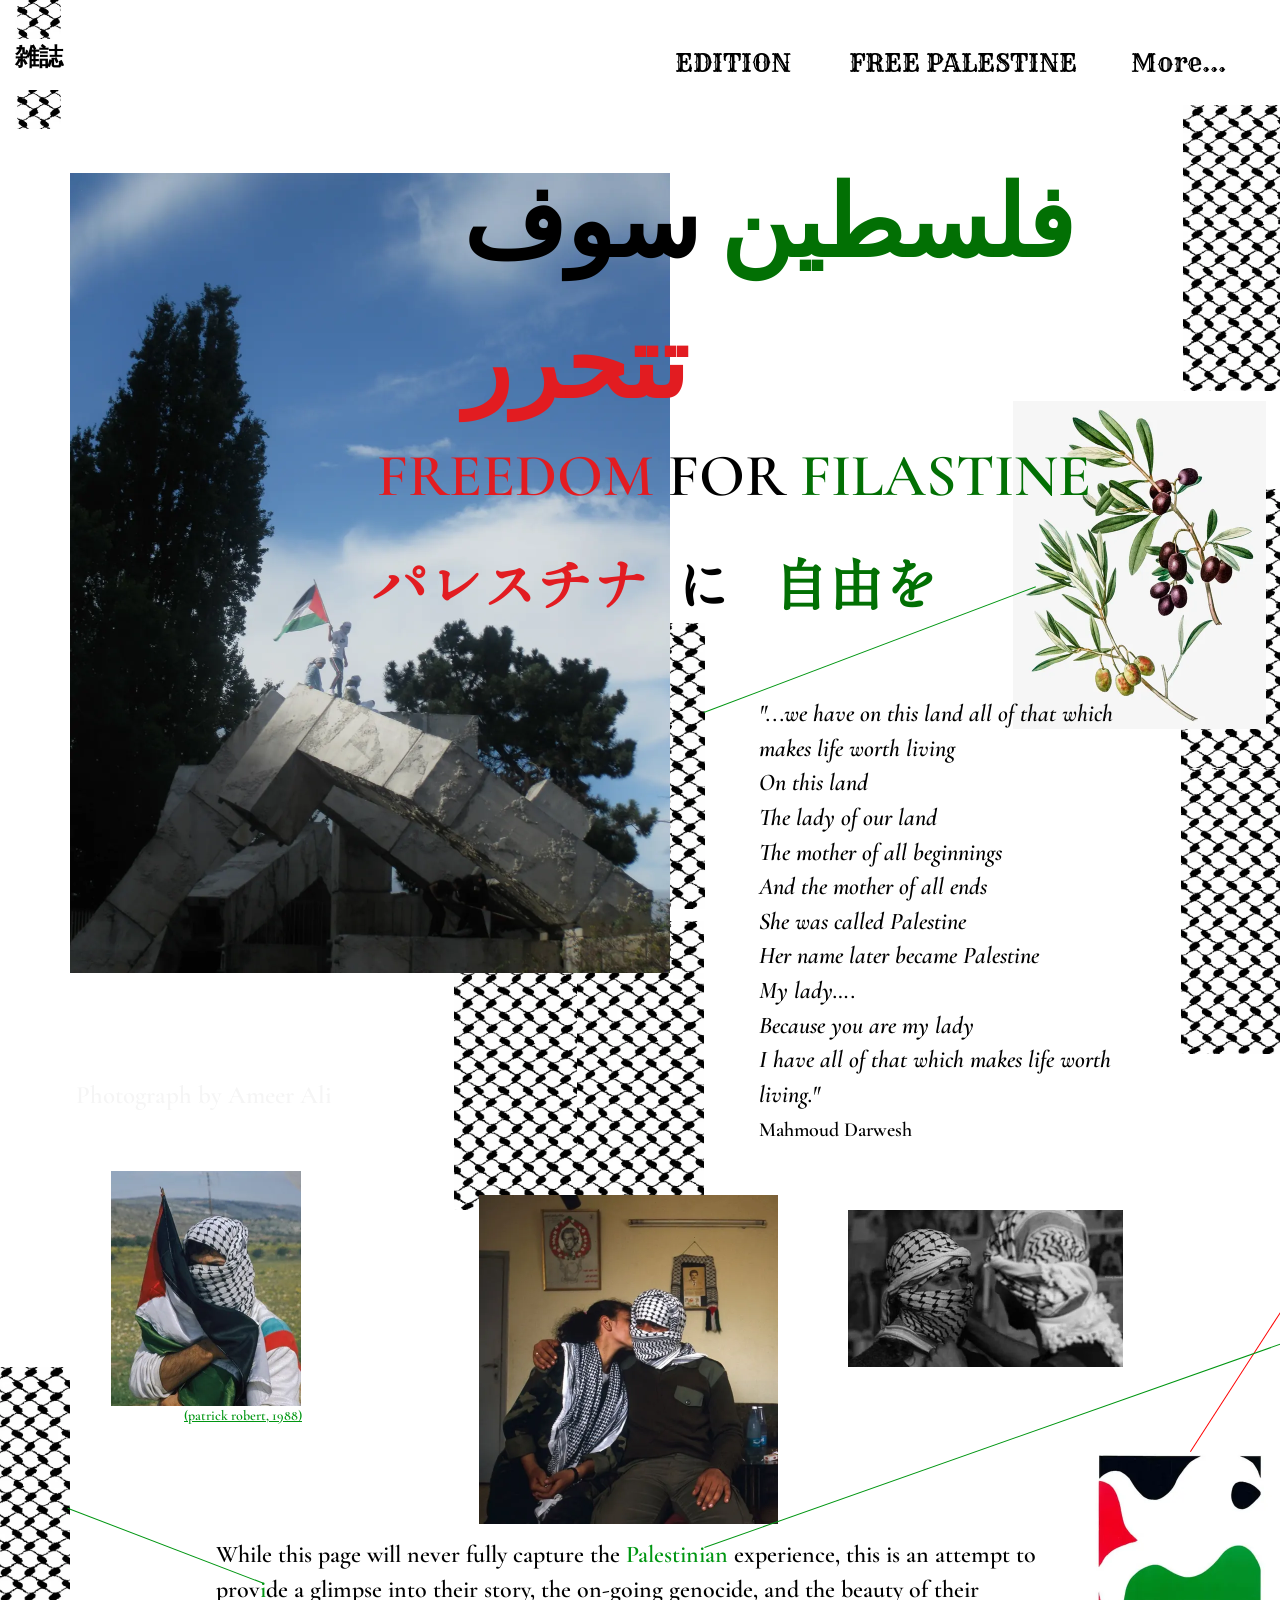
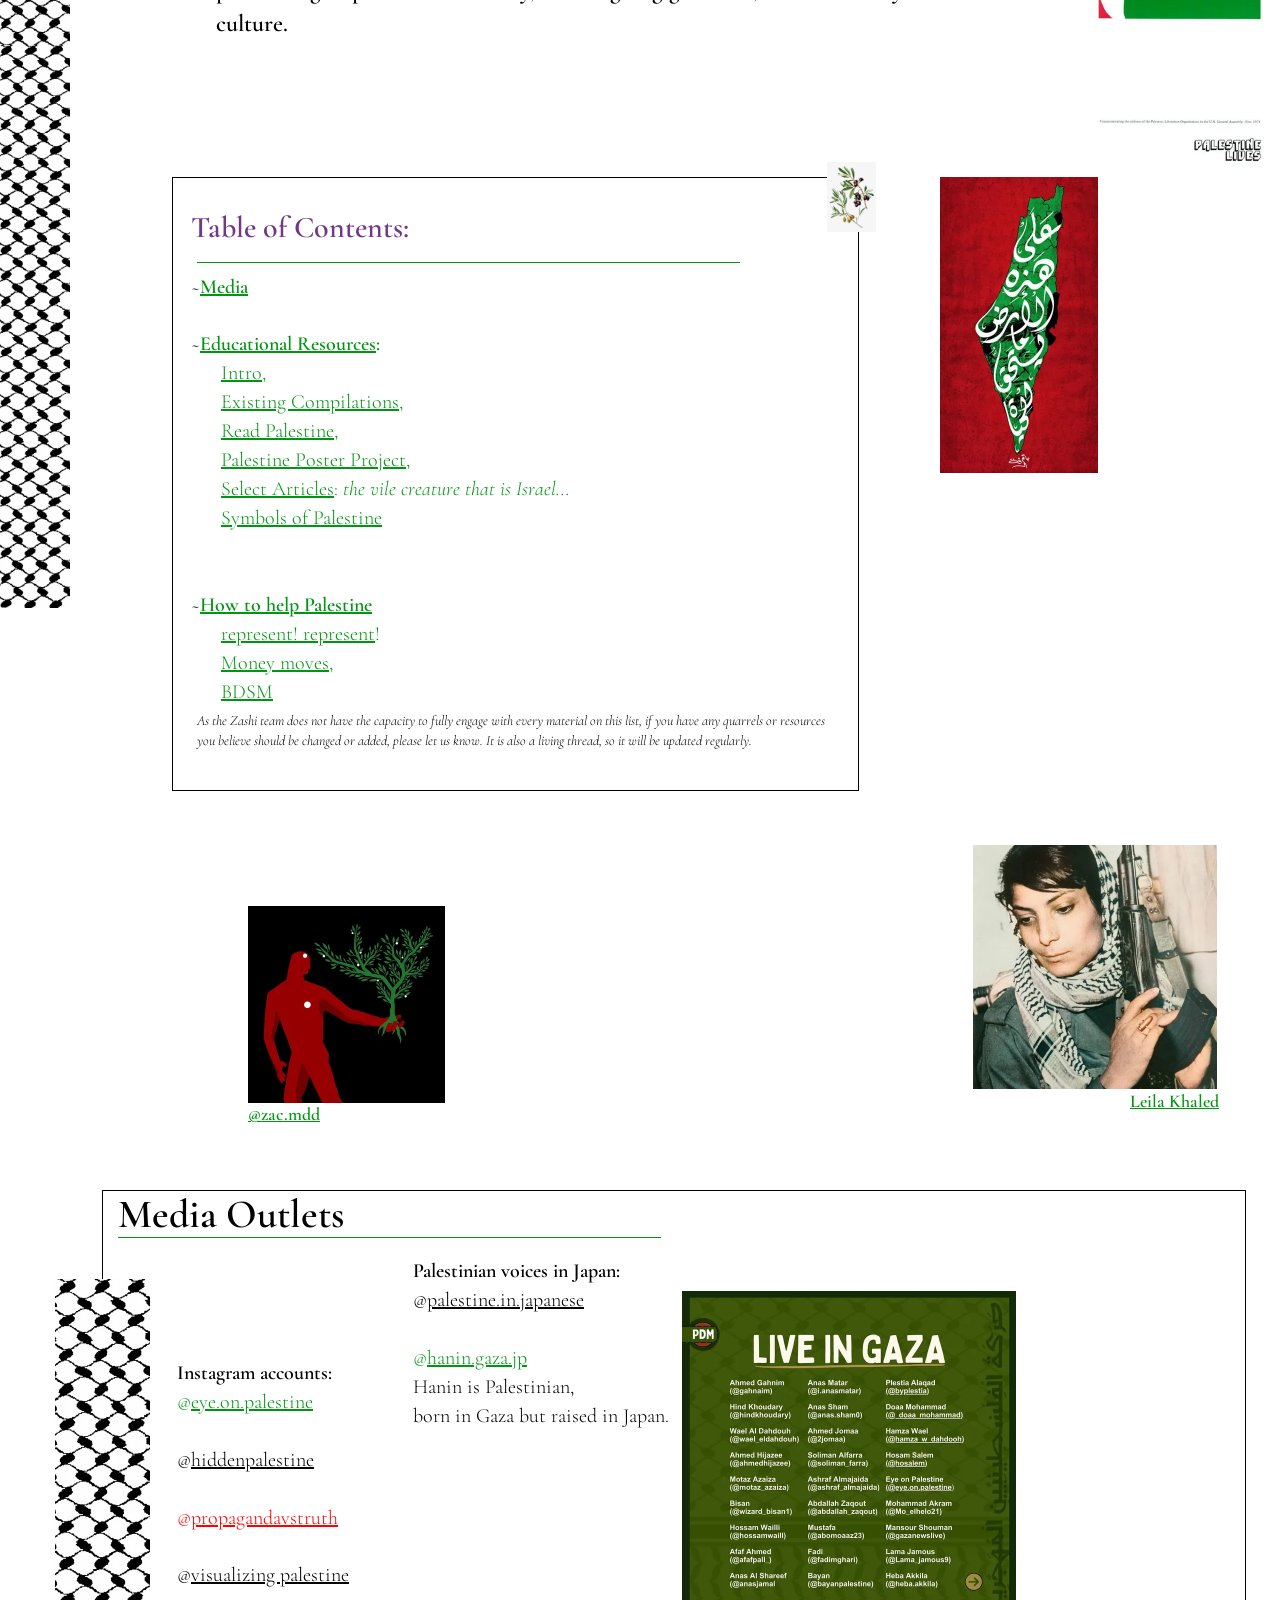
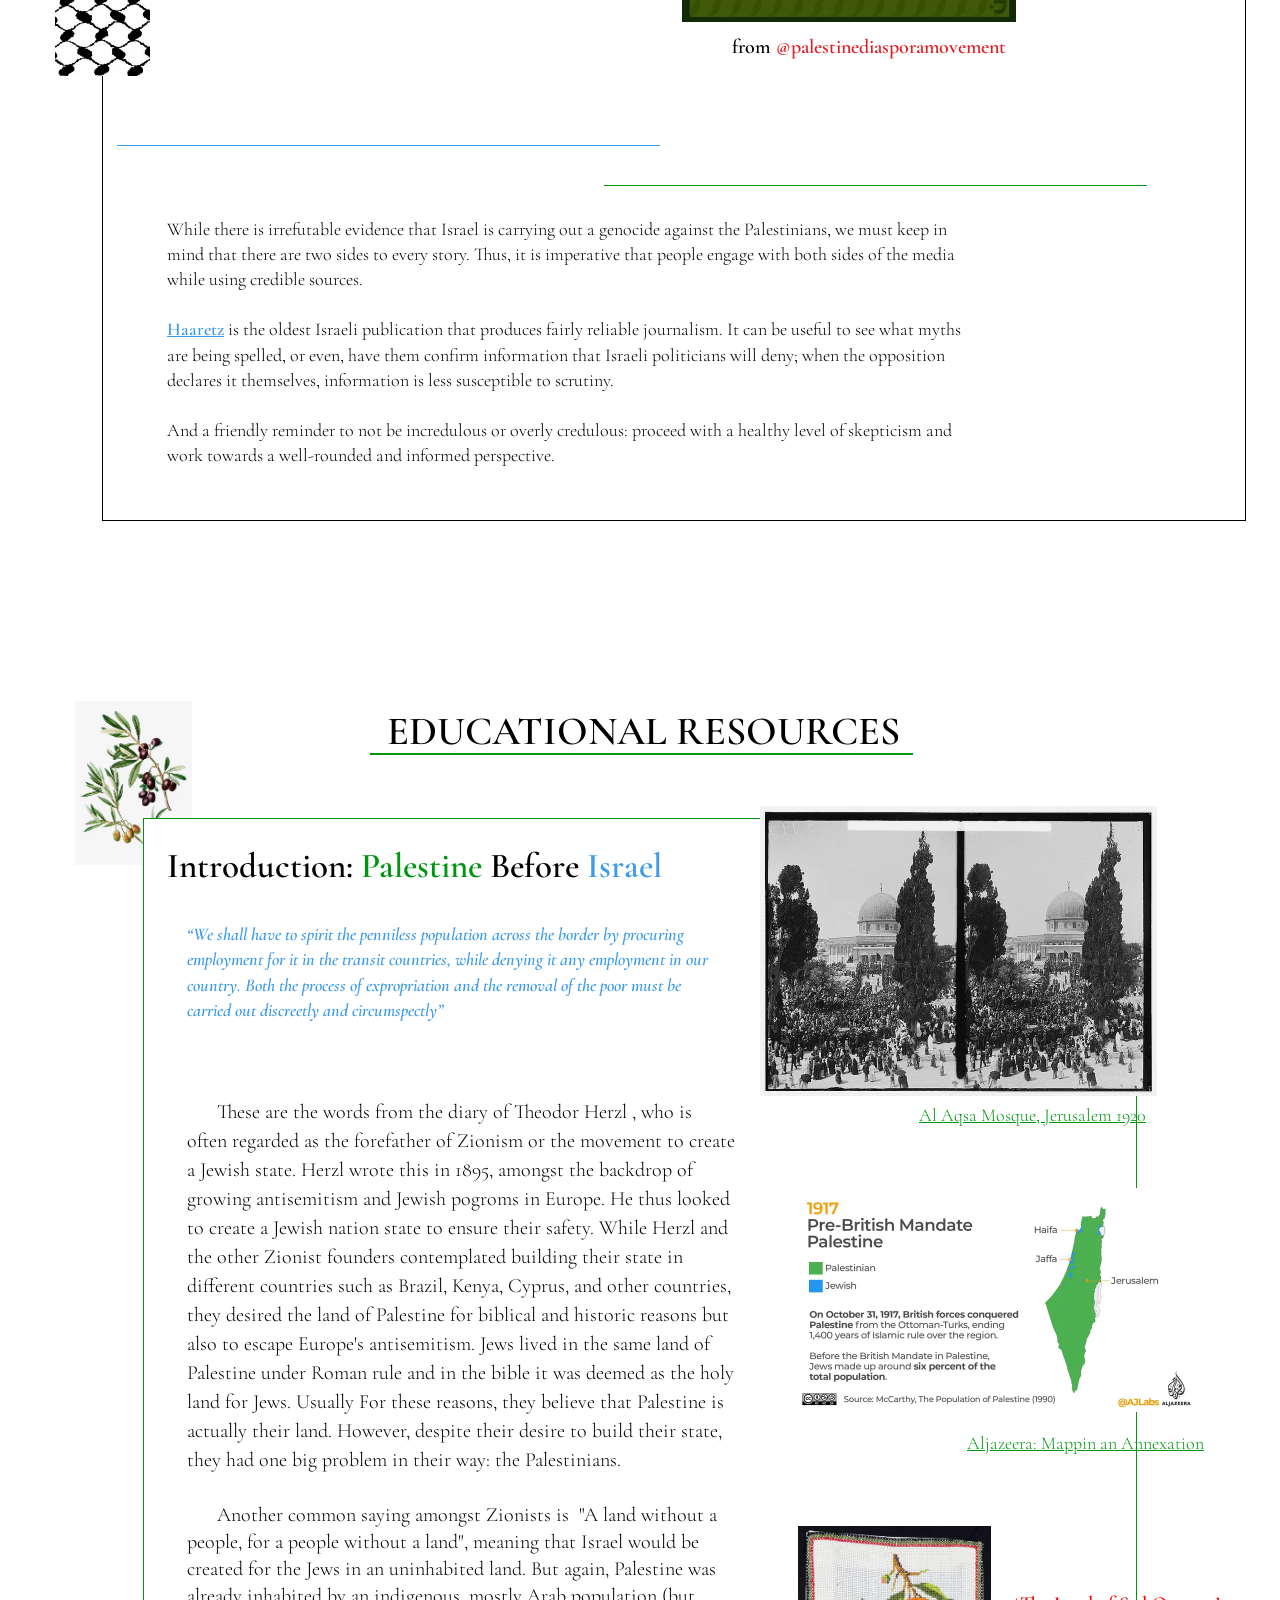
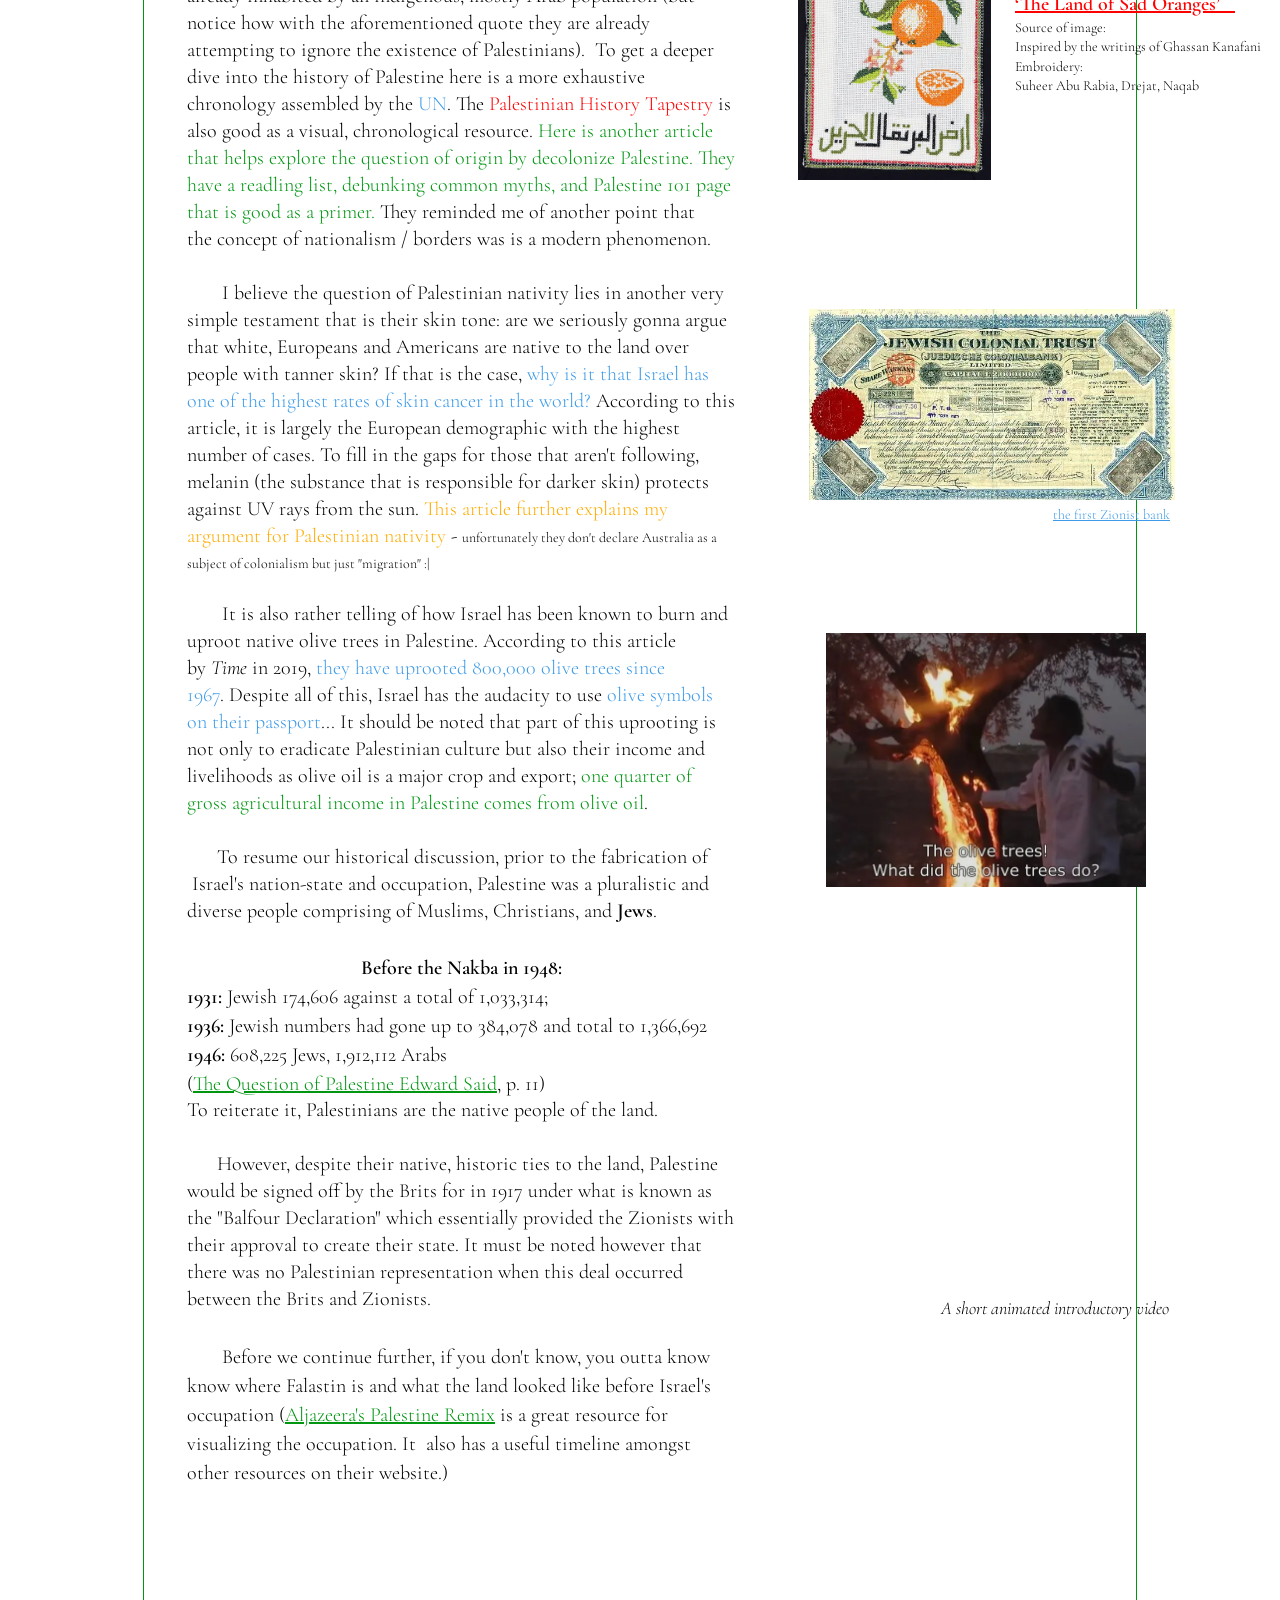
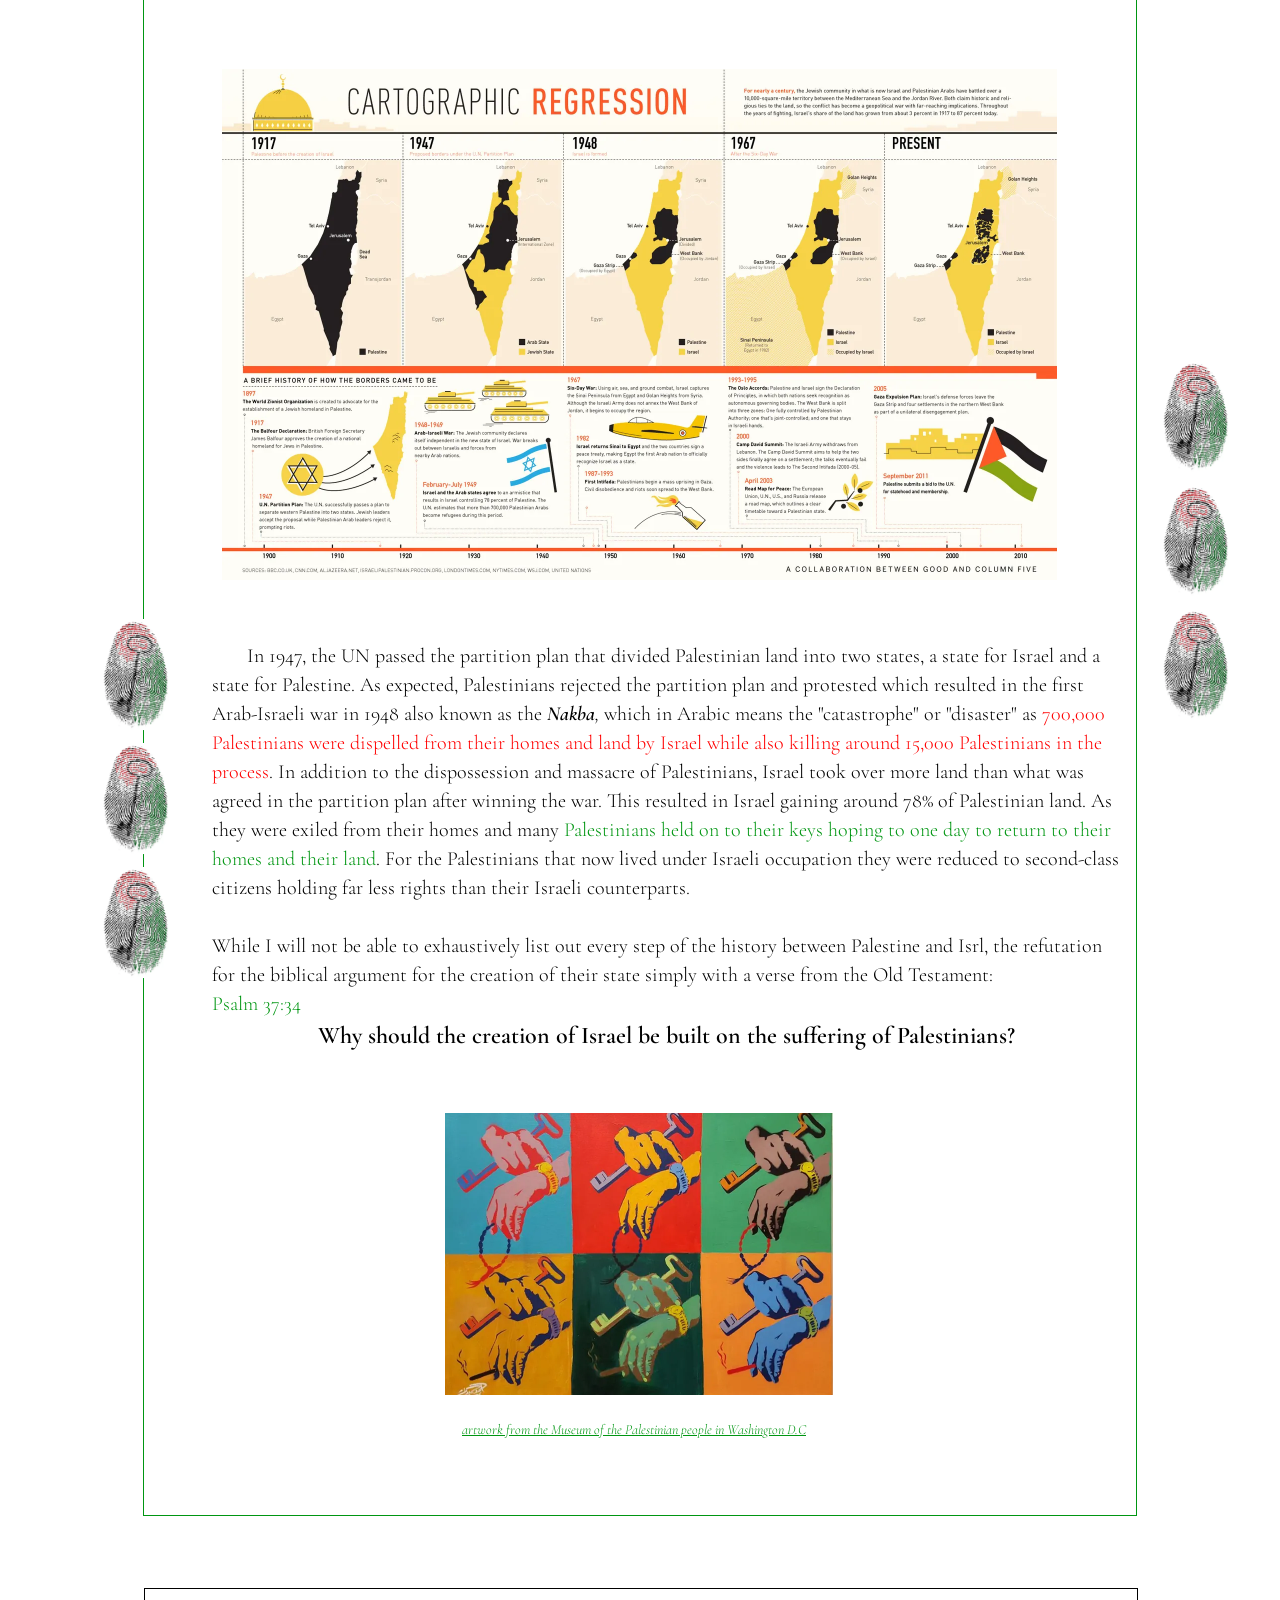
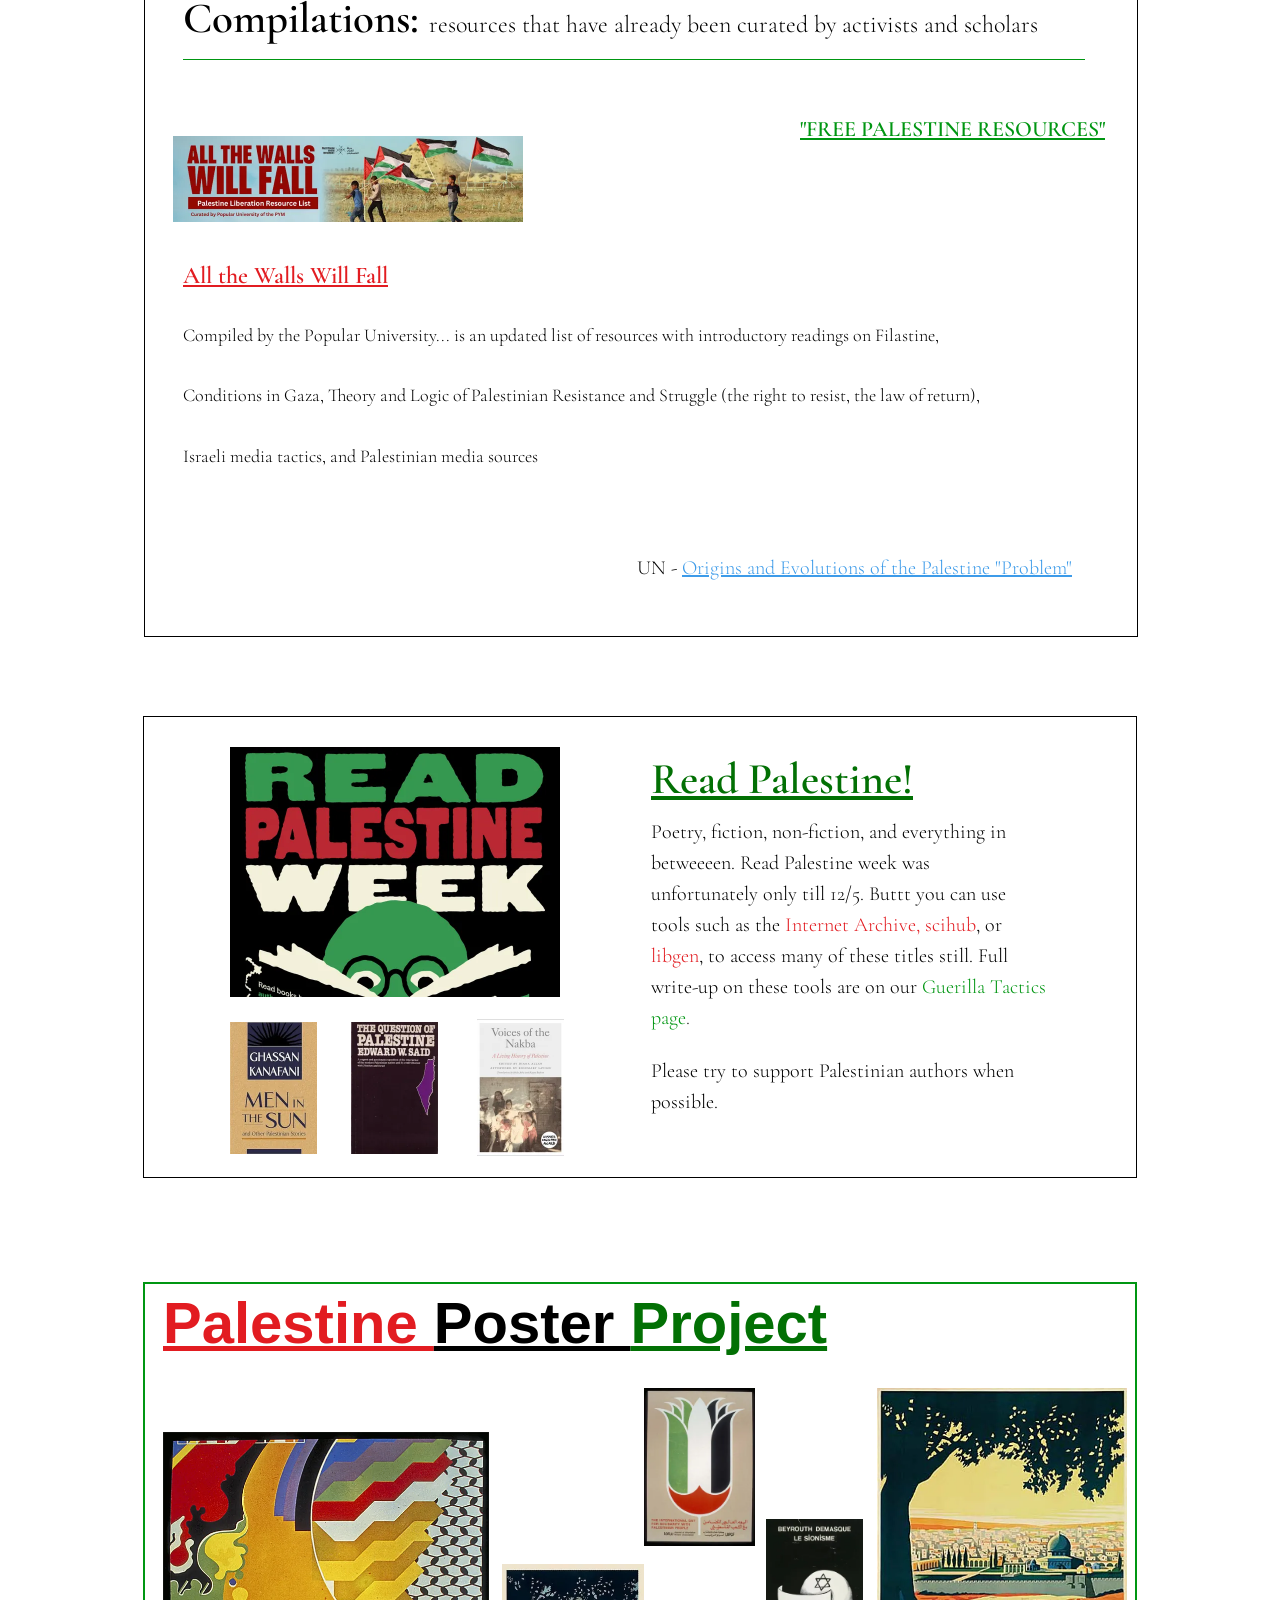
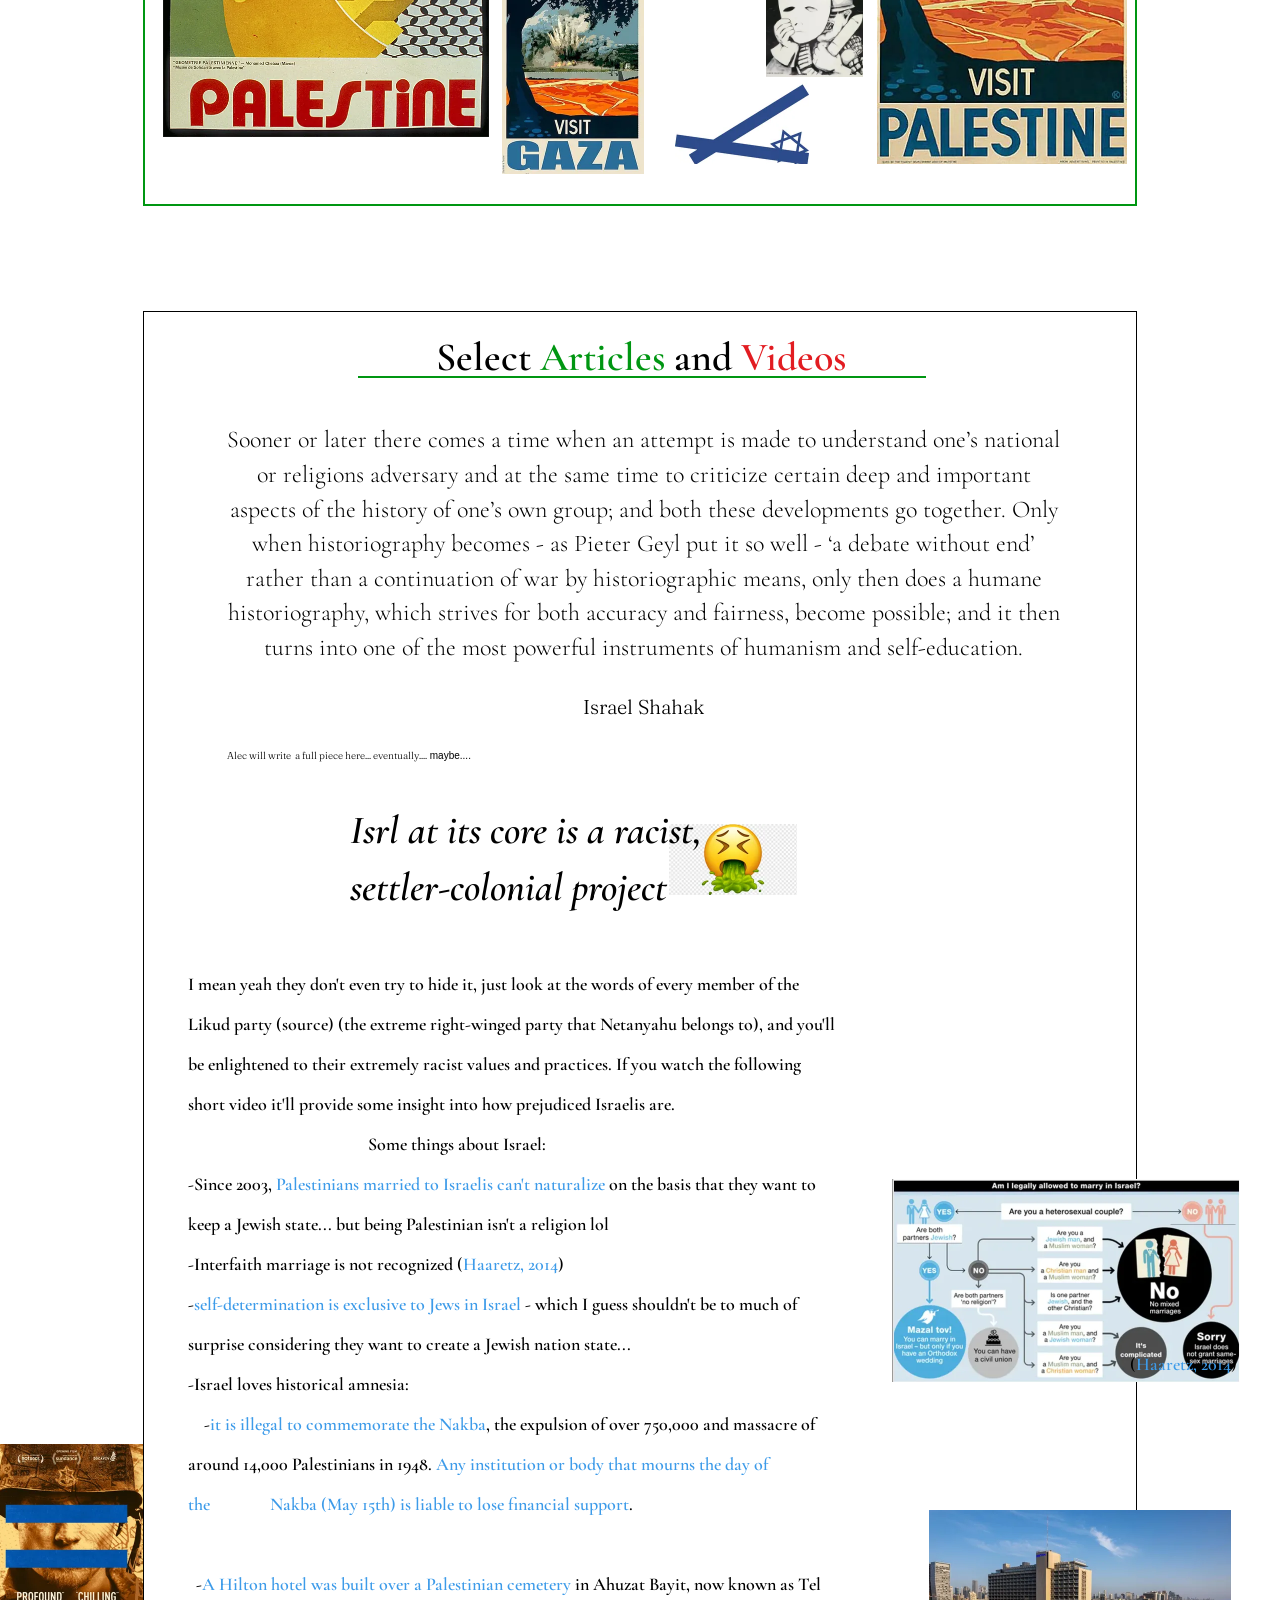
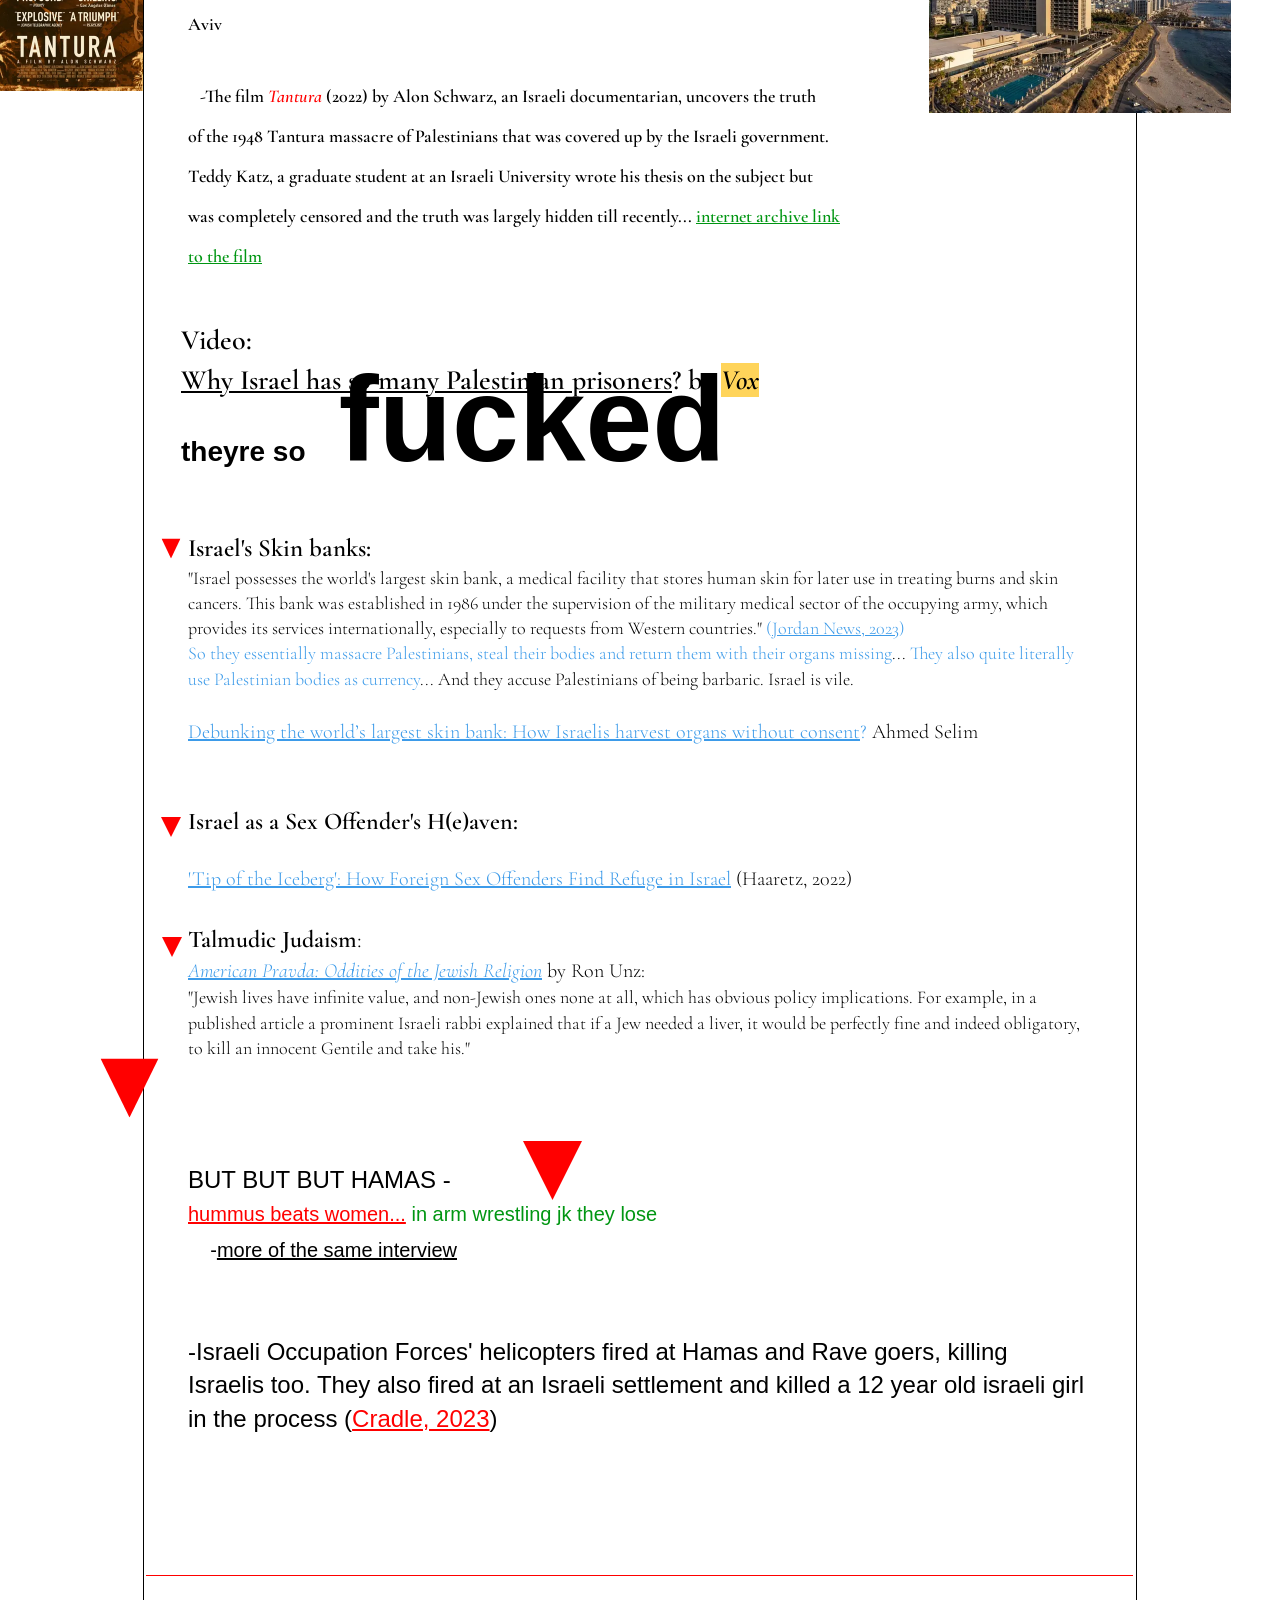
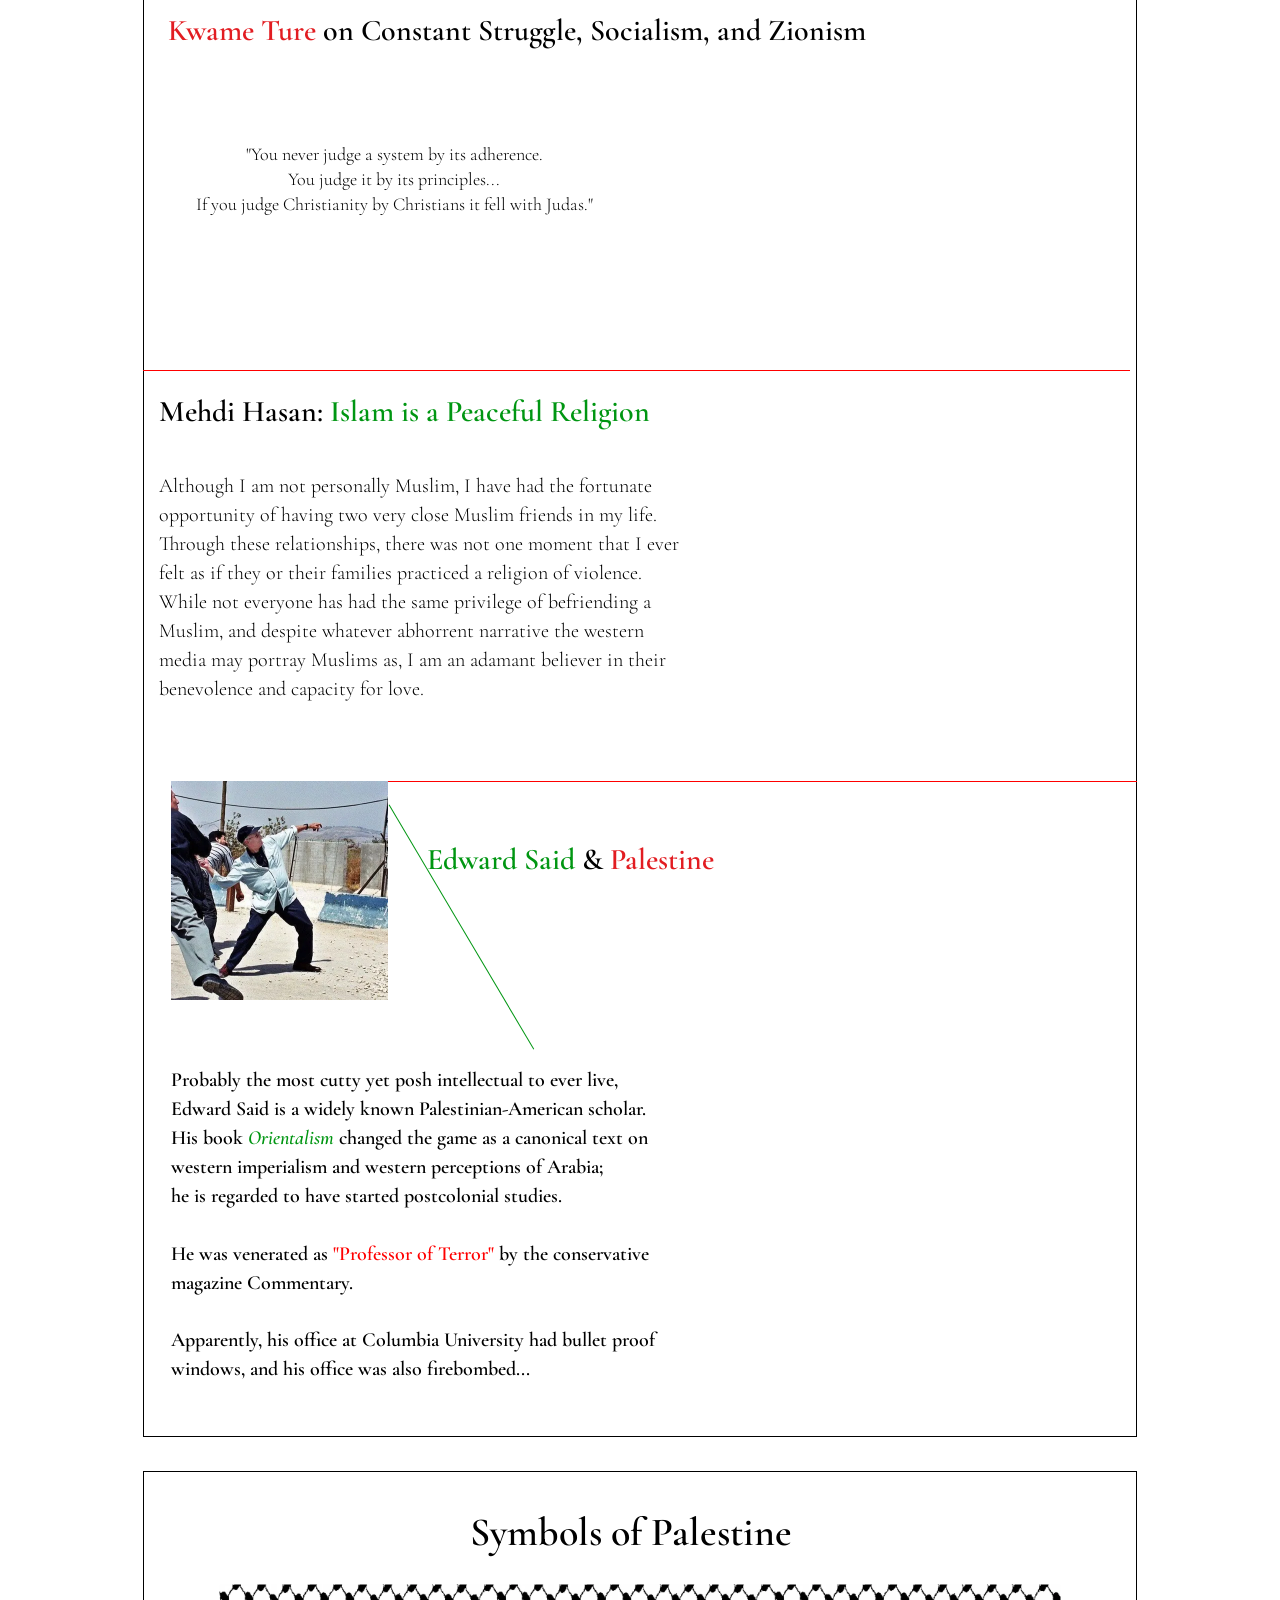
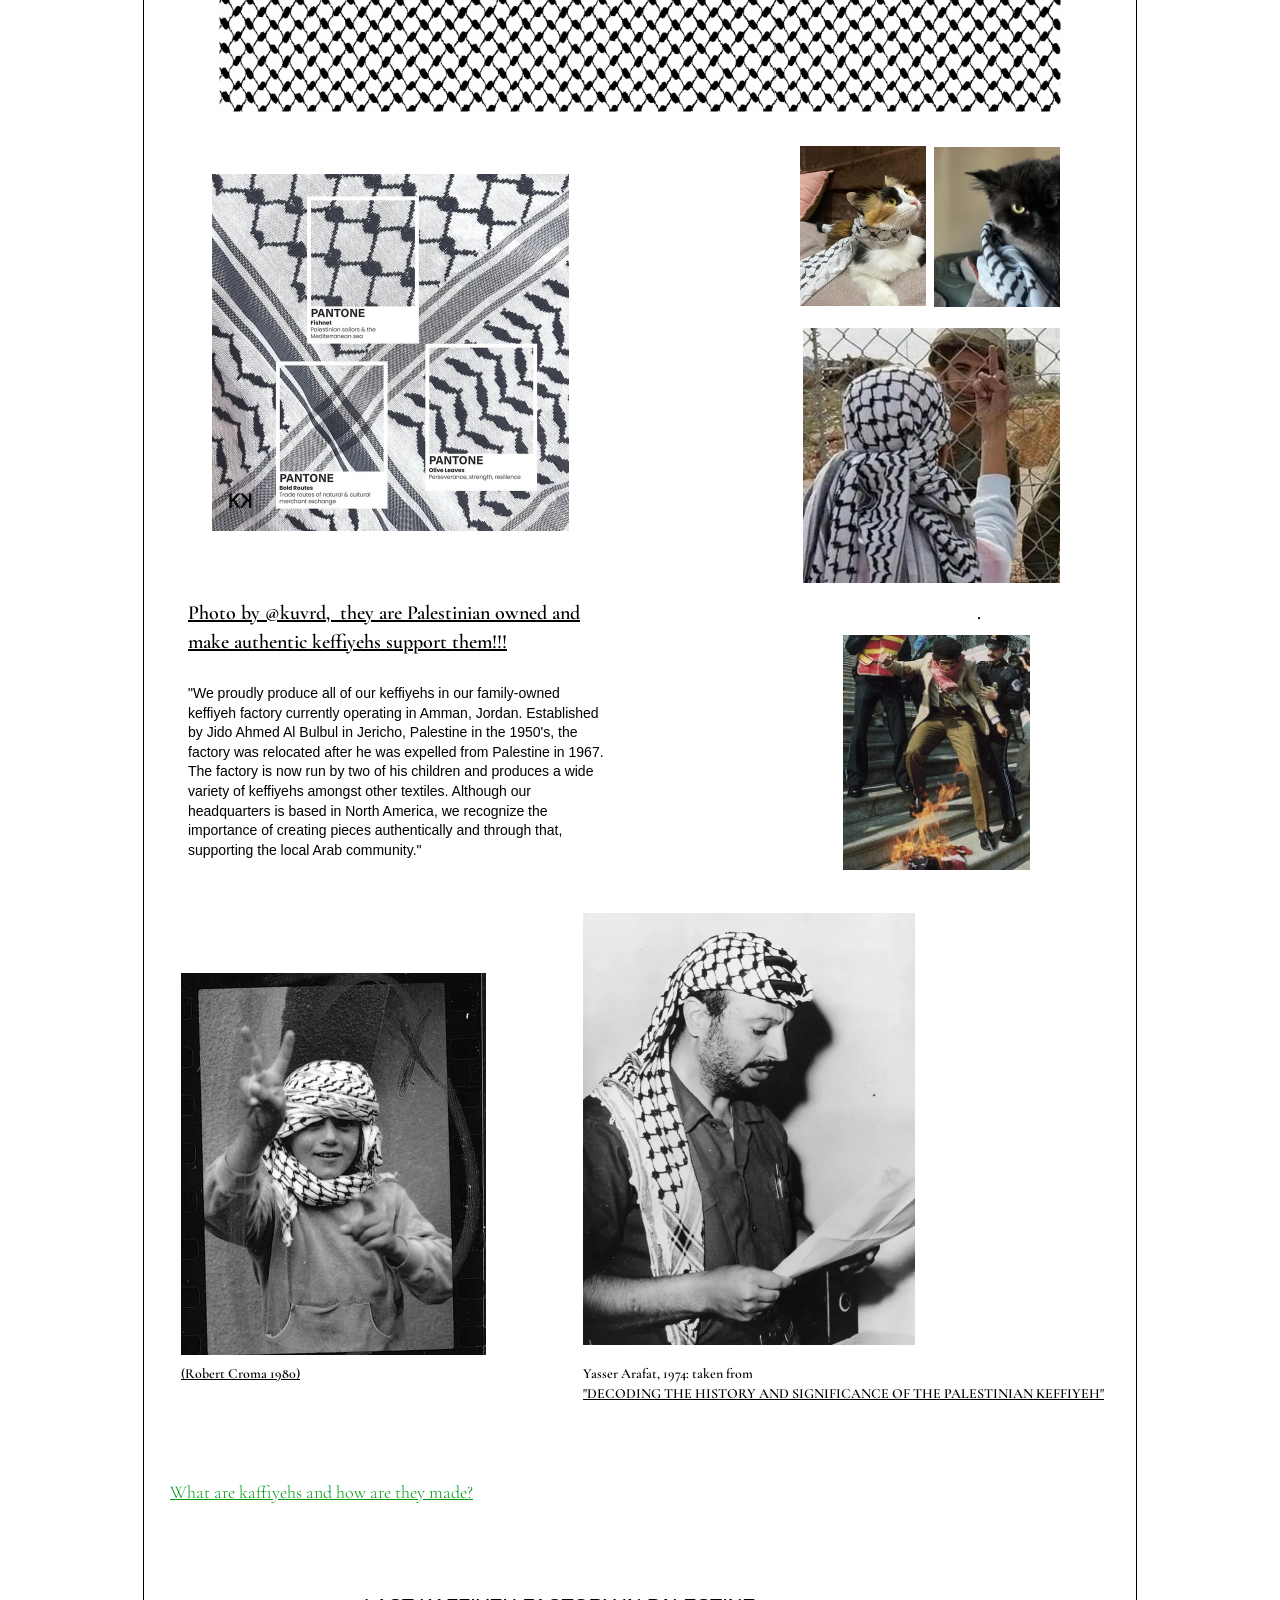
<file: free-palestine.html>
<!doctype html>
<html lang="en">
<head>
<meta charset="utf-8">
<meta name="viewport" content="width=device-width, initial-scale=1">
<title>FREE PALESTINE | Zashi Magazine</title>
<meta name="description" content="Zashi Magazine — an independent global art publication. Photography, culture, design, fashion, food, film, travel.">
<link rel="stylesheet" href="css/fonts.css">
<link rel="stylesheet" href="css/site.css">
<style>body{background:rgb(255, 255, 255)}@media (max-width:767px){body{background:rgb(255, 255, 255)}}</style>
<script>document.documentElement.className+=' js';</script>
</head>
<body>
<div class="stage d" data-bg="rgb(255, 255, 255)" style="width:1280px;height:22891px">
<header class="hdr" style="height:146px;position:sticky">
<div class="c i anim" style="left:75px;top:10.0px;width:121px;height:100px;--a:z-fadeIn 880ms cubic-bezier(0.25, 0.46, 0.45, 0.94) 1000ms both, z-shapeIn 1100ms cubic-bezier(0.645, 0.045, 0.355, 1) 1000ms both;--motion-shape-start:inset(50%);--motion-shape-end:inset(0%);;"><a href="home-1.html"><video class="lazyv" data-src="media/01af44bafd.mp4" muted loop playsinline autoplay preload="none" aria-label="Disco Japan Tori" style="left:0px;top:0px;width:121px;height:100px;object-fit:cover;object-position:50% 50%"></video></a></div>
<div class="c t" style="left:15px;top:41.0px;width:198px;height:32px"><p style="text-align:start;line-height:normal;margin:0px 0px 0px 0px;font-family:'Helvetica Neue', Helvetica, Arimo, Arial, sans-serif;font-size:24px;font-weight:400;font-style:normal;color:rgb(0, 0, 0);white-space:nowrap"><a href="home-1.html"><span style="font-weight:700">雑誌  </span><span style="font-size:10px;font-weight:700;color:rgb(255, 255, 255)">HOME</span></a></p></div>
<div class="c i" style="left:15px;top:0.0px;width:46px;height:39px;"><a href="home-1.html"><img src="media/70c761ef16-5269.webp" alt="Palestinian Keffiyeh" loading="lazy" decoding="async" width="94" height="78" style="left:0px;top:0px;width:46px;height:39px;object-fit:cover;object-position:50% 50%"></a></div>
<div class="c i" style="left:15px;top:90.0px;width:46px;height:39px;"><a href="home-1.html"><img src="media/70c761ef16-5269.webp" alt="Palestinian Keffiyeh" loading="lazy" decoding="async" width="94" height="78" style="left:0px;top:0px;width:46px;height:39px;object-fit:cover;object-position:50% 50%"></a></div>
<a class="c nav" href="edition-1.html" style="left:675.296875px;top:51px;font-family:Rye, fantasy;font-size:25px;color:rgb(0, 0, 0);font-weight:400">EDITION</a>
<a class="c nav" href="free-palestine.html" style="left:849.328125px;top:51px;font-family:Rye, fantasy;font-size:25px;color:rgb(0, 0, 0);font-weight:400">FREE PALESTINE</a>
<div class="c nav more" style="left:1131.09375px;top:51px;font-family:Rye, fantasy;font-size:25px;color:rgb(0, 0, 0);font-weight:400" tabindex="0"><span>More...</span><div class="drop"><a href="guerilla-tactics.html">GUERILLA TACTICS</a><a href="about-1.html">ABOUT</a><a href="contact-1.html">CONTACT</a></div></div>
</header>
<main class="pg">
<div class="c i" style="left:1183px;top:105.0px;width:127px;height:286px;"><img src="media/70c761ef16.webp" alt="Keffiyeh" loading="lazy" decoding="async" width="390" height="794" style="left:0px;top:0px;width:127px;height:286px;object-fit:cover;object-position:50% 50%"></div>
<div class="c i" style="left:1181px;top:489.2px;width:127px;height:286px;"><img src="media/70c761ef16.webp" alt="Keffiyeh" loading="lazy" decoding="async" width="390" height="794" style="left:0px;top:0px;width:127px;height:286px;object-fit:cover;object-position:50% 50%"></div>
<div class="c i" style="left:1013px;top:401.2px;width:253px;height:328px;"><img src="media/e0d0b2f9c6.webp" alt="Palestinian Olives" loading="lazy" decoding="async" width="506" height="710" style="left:0px;top:0px;width:253px;height:328px;object-fit:cover;object-position:50% 50%"></div>
<div class="c i" style="left:454px;top:924.2px;width:127px;height:286px;"><img src="media/70c761ef16.webp" alt="Keffiyeh" loading="lazy" decoding="async" width="390" height="794" style="left:0px;top:0px;width:127px;height:286px;object-fit:cover;object-position:50% 50%"></div>
<div class="c i" style="left:577px;top:921.2px;width:127px;height:286px;"><img src="media/70c761ef16.webp" alt="Keffiyeh" loading="lazy" decoding="async" width="390" height="794" style="left:0px;top:0px;width:127px;height:286px;object-fit:cover;object-position:50% 50%"></div>
<div class="c i" style="left:578px;top:623.2px;width:127px;height:286px;"><img src="media/70c761ef16.webp" alt="Keffiyeh" loading="lazy" decoding="async" width="390" height="794" style="left:0px;top:0px;width:127px;height:286px;object-fit:cover;object-position:50% 50%"></div>
<div class="c i" style="left:70px;top:173.0px;width:600px;height:800px;"><img src="media/94bb7273d0.webp" alt="Free Palestine by Ameer Ali" loading="lazy" decoding="async" width="1200" height="1600" style="left:0px;top:0px;width:600px;height:800px;object-fit:cover;object-position:50% 50%"></div>
<div class="c t" style="left:363px;top:433.2px;width:805px;height:84px"><p style="text-align:start;line-height:84px;margin:0px 0px 0px 0px;font-family:'Helvetica Neue', Helvetica, Arimo, Arial, sans-serif;font-size:60px;font-weight:700;font-style:normal;color:rgb(0, 0, 0);white-space:nowrap"><span style="font-family:'Cormorant Garamond', serif;font-weight:700;color:rgb(226, 28, 33)"> FREEDOM </span><span style="font-family:'Cormorant Garamond', serif;font-weight:700">FOR </span><span style="font-family:'Cormorant Garamond', serif;font-weight:700;color:rgb(2, 112, 4)">FILASTINE</span></p></div>
<div class="c t" style="left:373px;top:544.2px;width:793px;height:77px"><p style="text-align:start;line-height:77px;margin:0px 0px 0px 0px;font-family:'Helvetica Neue', Helvetica, Arimo, Arial, sans-serif;font-size:55px;font-weight:700;font-style:normal;color:rgb(0, 0, 0);white-space:nowrap"><span style="font-family:'Hiragino Mincho ProN', 'Hiragino Mincho Pro', 'Yu Mincho', YuMincho, 'MS Mincho', 'Shippori Mincho', serif;font-weight:700;color:rgb(226, 28, 33)">パレスチナ  </span><span style="font-family:'Hiragino Mincho ProN', 'Hiragino Mincho Pro', 'Yu Mincho', YuMincho, 'MS Mincho', 'Shippori Mincho', serif;font-weight:700">に</span><span style="font-family:'Hiragino Mincho ProN', 'Hiragino Mincho Pro', 'Yu Mincho', YuMincho, 'MS Mincho', 'Shippori Mincho', serif;font-weight:700">   </span><span style="font-family:'Hiragino Mincho ProN', 'Hiragino Mincho Pro', 'Yu Mincho', YuMincho, 'MS Mincho', 'Shippori Mincho', serif;font-weight:700;color:rgb(2, 112, 4)">自由を</span></p></div>
<div class="c t" style="left:463px;top:152.1px;width:793px;height:277px"><p style="text-align:start;line-height:138.6px;margin:0px 0px 0px 0px;font-family:'Helvetica Neue', Helvetica, Arimo, Arial, sans-serif;font-size:99px;font-weight:700;font-style:normal;color:rgb(0, 0, 0);white-space:nowrap"><span style="font-family:Assistant, sans-serif;font-weight:700;color:rgb(2, 112, 4)">فلسطين</span><span style="font-family:Assistant, sans-serif;font-weight:700;color:rgb(226, 28, 33)"> </span><span style="font-family:Assistant, sans-serif;font-weight:700">سوف</span><span style="font-family:Assistant, sans-serif;font-weight:700;color:rgb(226, 28, 33)"> <br>تتحرر </span></p></div>
<div class="c i" style="left:1181px;top:768.2px;width:127px;height:286px;"><img src="media/70c761ef16.webp" alt="Keffiyeh" loading="lazy" decoding="async" width="390" height="794" style="left:0px;top:0px;width:127px;height:286px;object-fit:cover;object-position:50% 50%"></div>
<div class="c bx" style="left:692.7px;top:649.1px;width:355px;height:5px;transform:matrix(0.93526,-0.35397,0.35397,0.93526,0,0);border-style:solid;border-width:1px 0px 0px 0px;border-color:rgb(0, 150, 18)"></div>
<div class="c t" style="left:759px;top:696.3px;width:357px;height:484px"><p style="text-align:start;line-height:33.6px;margin:0px 0px 0px 0px;font-family:'Helvetica Neue', Helvetica, Arimo, Arial, sans-serif;font-size:24px;font-weight:700;font-style:normal;color:rgb(0, 0, 0)"><span style="font-family:'Cormorant Garamond', serif;font-style:italic;font-weight:600">"...we have on this land all of that which makes life worth living</span><br><span style="font-family:'Cormorant Garamond', serif;font-style:italic;font-weight:600">
On this land</span><br><span style="font-family:'Cormorant Garamond', serif;font-style:italic;font-weight:600">
The lady of our land</span><br><span style="font-family:'Cormorant Garamond', serif;font-style:italic;font-weight:600">
The mother of all beginnings</span><br><span style="font-family:'Cormorant Garamond', serif;font-style:italic;font-weight:600">
And the mother of all ends</span><br><span style="font-family:'Cormorant Garamond', serif;font-style:italic;font-weight:600">
She was called Palestine</span><br><span style="font-family:'Cormorant Garamond', serif;font-style:italic;font-weight:600">
Her name later became Palestine</span><br><span style="font-family:'Cormorant Garamond', serif;font-style:italic;font-weight:600">
My lady….</span><br><span style="font-family:'Cormorant Garamond', serif;font-style:italic;font-weight:600">
Because you are my lady</span><br><span style="font-family:'Cormorant Garamond', serif;font-style:italic;font-weight:600">
I have all of that which makes life worth living." </span><br>
<span style="font-family:'Cormorant Garamond', serif;font-size:20px;font-weight:700">Mahmoud Darwesh</span><br>
 </p></div>
<div class="c t" style="left:76px;top:1077.2px;width:450px;height:38px"><p style="text-align:start;line-height:35px;margin:0px 0px 0px 0px;font-family:'Helvetica Neue', Helvetica, Arimo, Arial, sans-serif;font-size:25px;font-weight:700;font-style:normal;color:rgb(0, 0, 0);white-space:nowrap"><a href="about-1.html"><span style="font-family:'Cormorant Garamond', serif;font-weight:700;color:rgb(245, 245, 245)">Photograph by Ameer Ali</span></a></p></div>
<div class="c bx" style="left:817px;top:1766.2px;width:942px;height:5px;transform:matrix(0.00000,1.00000,-1.00000,0.00000,0,0);border-style:solid;border-width:1px 0px 0px 0px;border-color:rgb(0, 150, 18)"></div>
<div class="c i" style="left:1056px;top:1416.2px;width:243px;height:366px;"><img src="media/45082e31af.webp" alt="Palestine Poster" loading="lazy" decoding="async" width="486" height="738" style="left:0px;top:0px;width:243px;height:366px;object-fit:cover;object-position:50% 50%"></div>
<div class="c bx" style="left:172px;top:1777.1px;width:687px;height:614px;background:rgb(255, 255, 255);border-style:solid;border-width:1px 1px 1px 1px;border-color:rgb(0, 0, 0)"></div>
<div class="c t" style="left:197px;top:2311.1px;width:637px;height:59px"><p style="text-align:start;line-height:19.6px;margin:0px 0px 0px 0px;font-family:'Helvetica Neue', Helvetica, Arimo, Arial, sans-serif;font-size:14px;font-weight:700;font-style:normal;color:rgb(0, 0, 0)"><span style="font-family:'Cormorant Garamond', serif;font-style:italic;font-weight:300">As the Zashi team does not have the capacity to fully engage with every material on this list, if you have any quarrels or resources you believe should be changed or added, please let us know. It is also a living thread, so it will be updated regularly. </span></p></div>
<div class="c t" style="left:216px;top:1537.3px;width:826px;height:104px"><p style="text-align:start;line-height:33.6px;margin:0px 0px 0px 0px;font-family:'Helvetica Neue', Helvetica, Arimo, Arial, sans-serif;font-size:24px;font-weight:700;font-style:normal;color:rgb(0, 0, 0)"><span style="font-family:'Cormorant Garamond', serif;font-weight:600">While this page will never fully capture the </span><span style="font-family:'Cormorant Garamond', serif;color:rgb(0, 150, 18);font-weight:600">Palestinian </span><span style="font-family:'Cormorant Garamond', serif;font-weight:600">experience, this is an attempt to prov</span><span style="font-family:'Cormorant Garamond', serif;color:rgb(0, 150, 18);font-weight:600">i</span><span style="font-family:'Cormorant Garamond', serif;font-weight:600">de a glimpse into their story, the on-going genocide, and the beauty of their culture. </span></p></div>
<div class="c i" style="left:-57px;top:1367.2px;width:127px;height:286px;"><img src="media/70c761ef16.webp" alt="Palestinian Keffiyeh" loading="lazy" decoding="async" width="390" height="794" style="left:0px;top:0px;width:127px;height:286px;object-fit:cover;object-position:50% 50%"></div>
<div class="c bx" style="left:60.3px;top:1545.2px;width:209px;height:5px;transform:matrix(0.93382,0.35774,-0.35774,0.93382,0,0);border-style:solid;border-width:1px 0px 0px 0px;border-color:rgb(0, 150, 18)"></div>
<div class="c i" style="left:-57px;top:1645.4px;width:127px;height:286px;"><img src="media/70c761ef16.webp" alt="Palestinian Keffiyeh" loading="lazy" decoding="async" width="390" height="794" style="left:0px;top:0px;width:127px;height:286px;object-fit:cover;object-position:50% 50%"></div>
<div class="c i" style="left:-57px;top:1922.4px;width:127px;height:286px;"><img src="media/70c761ef16.webp" alt="Palestinian Keffiyeh" loading="lazy" decoding="async" width="390" height="794" style="left:0px;top:0px;width:127px;height:286px;object-fit:cover;object-position:50% 50%"></div>
<div class="c t" style="left:191px;top:1814.4px;width:523px;height:591px"><p style="text-align:start;line-height:28px;margin:0px 0px 0px 0px;font-family:'Helvetica Neue', Helvetica, Arimo, Arial, sans-serif;font-size:20px;font-weight:700;font-style:normal;color:rgb(0, 0, 0);white-space:nowrap"><span style="font-family:'Cormorant Garamond', serif;font-size:30px;font-weight:700;color:rgb(115, 55, 135)">Ta</span><span style="font-family:'Cormorant Garamond', serif;font-size:30px;font-weight:700;color:rgb(115, 55, 135)">ble of Contents:</span><br>
<br>
<span style="font-family:'Cormorant Garamond', serif;font-weight:300">~</span><a href="free-palestine.html"><span style="font-family:'Cormorant Garamond', serif;font-weight:700;color:rgb(0, 150, 18);text-decoration:underline rgb(0, 150, 18)">Me</span></a><a href="free-palestine.html"><span style="font-family:'Cormorant Garamond', serif;font-weight:700;color:rgb(0, 150, 18);text-decoration:underline rgb(0, 150, 18)">dia</span></a><br>
<br>
<span style="font-family:'Cormorant Garamond', serif;font-weight:300">~</span><a href="free-palestine.html"><span style="font-family:'Cormorant Garamond', serif;font-weight:700;color:rgb(0, 150, 18);text-decoration:underline rgb(0, 150, 18)">Educational Resources</span></a><span style="font-family:'Cormorant Garamond', serif;color:rgb(0, 150, 18);font-weight:600">:</span><br>
<a href="free-palestine.html"><span style="font-family:'Cormorant Garamond', serif;font-weight:300">     </span><span style="font-family:'Cormorant Garamond', serif;color:rgb(0, 150, 18);font-weight:300"> </span></a><a href="free-palestine.html"><span style="font-family:'Cormorant Garamond', serif;color:rgb(0, 150, 18);text-decoration:underline rgb(0, 150, 18);font-weight:300">Int</span><span style="font-family:'Cormorant Garamond', serif;color:rgb(0, 150, 18);text-decoration:underline rgb(0, 150, 18);font-weight:300">ro,</span></a><span style="font-family:'Cormorant Garamond', serif;color:rgb(0, 150, 18);font-weight:300"> </span><br><span style="font-family:'Cormorant Garamond', serif;color:rgb(0, 150, 18);font-weight:300">
</span><a href="free-palestine.html"><span style="font-family:'Cormorant Garamond', serif;color:rgb(0, 150, 18);font-weight:300">      </span><span style="font-family:'Cormorant Garamond', serif;color:rgb(0, 150, 18);text-decoration:underline rgb(0, 150, 18);font-weight:300">Existing </span></a><a href="free-palestine.html"><span style="font-family:'Cormorant Garamond', serif;color:rgb(0, 150, 18);text-decoration:underline rgb(0, 150, 18);font-weight:300">Compilations</span></a><span style="font-family:'Cormorant Garamond', serif;color:rgb(0, 150, 18);font-weight:300">,</span><br><span style="font-family:'Cormorant Garamond', serif;color:rgb(0, 150, 18);font-weight:300">
</span><a href="free-palestine.html"><span style="font-family:'Cormorant Garamond', serif;color:rgb(0, 150, 18);font-weight:300">      </span></a><a href="free-palestine.html"><span style="font-family:'Cormorant Garamond', serif;color:rgb(0, 150, 18);text-decoration:underline rgb(0, 150, 18);font-weight:300">Read Palestine,</span></a><br><span style="font-family:'Cormorant Garamond', serif;color:rgb(0, 150, 18);font-weight:300">
</span><a href="free-palestine.html"><span style="font-family:'Cormorant Garamond', serif;color:rgb(0, 150, 18);font-weight:300">      </span><span style="font-family:'Cormorant Garamond', serif;color:rgb(0, 150, 18);text-decoration:underline rgb(0, 150, 18);font-weight:300">Palestine </span></a><a href="free-palestine.html"><span style="font-family:'Cormorant Garamond', serif;color:rgb(0, 150, 18);text-decoration:underline rgb(0, 150, 18);font-weight:300">Poster Project</span></a><span style="font-family:'Cormorant Garamond', serif;color:rgb(0, 150, 18);font-weight:300">,</span><br><span style="font-family:'Cormorant Garamond', serif;color:rgb(0, 150, 18);font-weight:300">
     </span><span style="font-family:'Cormorant Garamond', serif;color:rgb(0, 150, 18);font-weight:300"> </span><a href="free-palestine.html"><span style="font-family:'Cormorant Garamond', serif;color:rgb(0, 150, 18);text-decoration:underline rgb(0, 150, 18);font-weight:300">Select Articles</span></a><span style="font-family:'Cormorant Garamond', serif;color:rgb(0, 150, 18);font-weight:300">: </span><span style="font-family:'Cormorant Garamond', serif;font-style:italic;color:rgb(0, 150, 18);font-weight:300">the vile creature that is Israel...</span><span style="font-family:'Cormorant Garamond', serif;color:rgb(0, 150, 18);font-weight:300"> </span><br><span style="font-family:'Cormorant Garamond', serif;color:rgb(0, 150, 18);font-weight:300">
</span><span style="font-family:'Cormorant Garamond', serif;color:rgb(0, 150, 18);font-weight:300">      </span><a href="free-palestine.html"><span style="font-family:'Cormorant Garamond', serif;color:rgb(0, 150, 18);text-decoration:underline rgb(0, 150, 18);font-weight:300">Symbols</span><span style="font-family:'Cormorant Garamond', serif;color:rgb(0, 150, 18);text-decoration:underline rgb(0, 150, 18);font-weight:300"> of Palestine</span></a><br><span style="font-family:'Cormorant Garamond', serif;font-weight:300">
</span><br><span style="font-family:'Cormorant Garamond', serif;font-weight:300">
</span><br><span style="font-family:'Cormorant Garamond', serif;font-weight:300">
</span><span style="font-family:'Cormorant Garamond', serif;font-weight:300">~</span><a href="free-palestine.html"><span style="font-family:'Cormorant Garamond', serif;font-weight:700;color:rgb(0, 150, 18);text-decoration:underline rgb(0, 150, 18)">How</span><span style="font-family:'Cormorant Garamond', serif;font-weight:700;color:rgb(0, 150, 18);text-decoration:underline rgb(0, 150, 18)"> to h</span><span style="font-family:'Cormorant Garamond', serif;font-weight:700;color:rgb(0, 150, 18);text-decoration:underline rgb(0, 150, 18)">elp Palesti</span><span style="font-family:'Cormorant Garamond', serif;font-weight:700;color:rgb(0, 150, 18);text-decoration:underline rgb(0, 150, 18)">ne</span></a><span style="font-family:'Cormorant Garamond', serif;font-weight:300"> </span><br><span style="font-family:'Cormorant Garamond', serif;font-weight:300">
</span><span style="font-family:'Cormorant Garamond', serif;font-weight:300">      </span><a href="free-palestine.html"><span style="font-family:'Cormorant Garamond', serif;color:rgb(0, 150, 18);text-decoration:underline rgb(0, 150, 18);font-weight:300">represent! r</span><span style="font-family:'Cormorant Garamond', serif;color:rgb(0, 150, 18);text-decoration:underline rgb(0, 150, 18);font-weight:300">epresent</span></a><span style="font-family:'Cormorant Garamond', serif;color:rgb(0, 150, 18);font-weight:300">!</span><br><span style="font-family:'Cormorant Garamond', serif;color:rgb(0, 150, 18);font-weight:300">
      </span><a href="free-palestine.html"><span style="font-family:'Cormorant Garamond', serif;color:rgb(0, 150, 18);text-decoration:underline rgb(0, 150, 18);font-weight:300">Money moves</span></a><span style="font-family:'Cormorant Garamond', serif;color:rgb(0, 150, 18);font-weight:300">,</span><br><span style="font-family:'Cormorant Garamond', serif;color:rgb(0, 150, 18);font-weight:300">
      </span><a href="free-palestine.html"><span style="font-family:'Cormorant Garamond', serif;color:rgb(0, 150, 18);text-decoration:underline rgb(0, 150, 18);font-weight:300">BDSM</span></a><br><span style="font-family:'Cormorant Garamond', serif;font-weight:300">
</span><span style="font-family:'Cormorant Garamond', serif;font-weight:300">      </span><br>
<br>
<br>
 </p></div>
<div class="c bx" style="left:197px;top:1862.4px;width:543px;height:5px;border-style:solid;border-width:1px 0px 0px 0px;border-color:rgb(0, 150, 18)"></div>
<div class="c i" style="left:940px;top:1777.2px;width:158px;height:296px;"><img src="media/354e735352.webp" alt="Palestine Poster" loading="lazy" decoding="async" width="316" height="592" style="left:0px;top:0px;width:158px;height:296px;object-fit:cover;object-position:50% 50%"></div>
<div class="c i" style="left:827px;top:1762.4px;width:49px;height:70px;"><img src="media/e0d0b2f9c6.webp" alt="Palestinian Olives" loading="lazy" decoding="async" width="506" height="710" style="left:0px;top:0px;width:49px;height:70px;object-fit:cover;object-position:50% 50%"></div>
<div class="c bx" style="left:1149.7px;top:1373.3px;width:184px;height:5px;transform:matrix(0.54303,-0.83971,0.83971,0.54303,0,0);border-style:solid;border-width:1px 0px 0px 0px;border-color:rgb(255, 0, 0)"></div>
<div class="c i" style="left:479px;top:1195.2px;width:299px;height:329px;"><img src="media/1f9ed08426.webp" alt="Keffiyeh LOVE" loading="lazy" decoding="async" width="598" height="658" style="left:0px;top:0px;width:299px;height:329px;object-fit:cover;object-position:50% 50%"></div>
<div class="c bx" style="left:686.7px;top:1441.1px;width:636px;height:5px;transform:matrix(0.94298,-0.33286,0.33286,0.94298,0,0);border-style:solid;border-width:1px 0px 0px 0px;border-color:rgb(0, 150, 18)"></div>
<div class="c i" style="left:848px;top:1210.2px;width:275px;height:157px;"><img src="media/8269cdbce1.webp" alt="keffiyeh gang" loading="lazy" decoding="async" width="552" height="314" style="left:0px;top:0px;width:275px;height:157px;object-fit:cover;object-position:50% 50%"></div>
<div class="c i" style="left:111px;top:1171.2px;width:190px;height:235px;"><a href="https://www.instagram.com/p/C1W5grgynXd/" target="_blank" rel="noopener"><img src="media/9a75f0369b.webp" alt="palestine love" loading="lazy" decoding="async" width="380" height="476" style="left:0px;top:0px;width:190px;height:235px;object-fit:cover;object-position:50% 50%"></a></div>
<div class="c t" style="left:184px;top:1406.3px;width:127px;height:39px"><p style="text-align:start;line-height:19.6px;margin:0px 0px 0px 0px;font-family:'Helvetica Neue', Helvetica, Arimo, Arial, sans-serif;font-size:14px;font-weight:700;font-style:normal;color:rgb(0, 0, 0)"><a href="https://www.patrick-robert.com/" target="_blank" rel="noopener"><span style="font-family:'Cormorant Garamond', serif;font-weight:700;color:rgb(0, 150, 18);text-decoration:underline rgb(0, 150, 18)">(patrick robert, 1988)</span></a></p></div>
<div class="c i" style="left:248px;top:2506.0px;width:197px;height:197px;"><img src="media/fe6b78d6fb.webp" alt="Zac&#x27;s art" loading="lazy" decoding="async" width="394" height="394" style="left:0px;top:0px;width:197px;height:197px;object-fit:cover;object-position:50% 50%"></div>
<div class="c t" style="left:248px;top:2702.3px;width:637px;height:25px"><p style="text-align:start;line-height:25.2px;margin:0px 0px 0px 0px;font-family:'Helvetica Neue', Helvetica, Arimo, Arial, sans-serif;font-size:18px;font-weight:700;font-style:normal;color:rgb(0, 0, 0);white-space:nowrap"><a href="https://www.instagram.com/zac.mdd/?hl=en" target="_blank" rel="noopener"><span style="font-family:'Cormorant Garamond', serif;font-weight:700;color:rgb(0, 150, 18);text-decoration:underline rgb(0, 150, 18)">@zac.mdd</span></a></p></div>
<div class="c i" style="left:973px;top:2445.0px;width:244px;height:244px;"><img src="media/91b54feb57.webp" alt="Keffiyeh swag" loading="lazy" decoding="async" width="488" height="488" style="left:0px;top:0px;width:244px;height:244px;object-fit:cover;object-position:50% 50%"></div>
<div class="c t" style="left:1130px;top:2689.1px;width:637px;height:25px"><p style="text-align:start;line-height:25.2px;margin:0px 0px 0px 0px;font-family:'Helvetica Neue', Helvetica, Arimo, Arial, sans-serif;font-size:18px;font-weight:700;font-style:normal;color:rgb(0, 0, 0);white-space:nowrap"><a href="https://www.palquest.org/en/biography/9857/leila-khaled" target="_blank" rel="noopener"><span style="font-family:'Cormorant Garamond', serif;font-weight:700;color:rgb(0, 150, 18);text-decoration:underline rgb(0, 150, 18)">Leila Khaled</span><span style="font-family:'Cormorant Garamond', serif;color:rgb(0, 150, 18);font-weight:300"> </span></a></p></div>
<div class="c bx" style="left:102px;top:2789.6px;width:1144px;height:931px;background:rgb(255, 255, 255);border-style:solid;border-width:1px 1px 1px 1px;border-color:rgb(0, 0, 0)"></div>
<div class="c i" style="left:55px;top:2879.4px;width:95px;height:397px;"><img src="media/70c761ef16.webp" alt="Palestinian Kuffiya" loading="lazy" decoding="async" width="390" height="794" style="left:0px;top:0px;width:95px;height:397px;object-fit:cover;object-position:50% 50%"></div>
<div class="c t" style="left:177px;top:2958.4px;width:188px;height:264px"><p style="text-align:start;line-height:28px;margin:0px 0px 0px 0px;font-family:'Helvetica Neue', Helvetica, Arimo, Arial, sans-serif;font-size:20px;font-weight:700;font-style:normal;color:rgb(0, 0, 0);white-space:nowrap"><span style="font-family:'Cormorant Garamond', serif;font-weight:600">Instagram accounts:</span><br>
<a href="https://www.instagram.com/eye.on.palestine/?hl=en" target="_blank" rel="noopener"><span style="font-family:'Cormorant Garamond', serif;color:rgb(0, 150, 18);font-weight:300">@</span></a><span style="font-family:'Cormorant Garamond', serif;color:rgb(0, 150, 18);text-decoration:underline rgb(0, 150, 18);font-weight:300">eye.on.palestine</span><br><span style="font-family:'Cormorant Garamond', serif;font-weight:300">
</span><br><span style="font-family:'Cormorant Garamond', serif;font-weight:300">
</span><a href="https://www.instagram.com/hiddenpalestine/?hl=en" target="_blank" rel="noopener"><span style="font-family:'Cormorant Garamond', serif;font-weight:300">@</span></a><span style="font-family:'Cormorant Garamond', serif;text-decoration:underline rgb(0, 0, 0);font-weight:300">hiddenpalestine</span><br><span style="font-family:'Cormorant Garamond', serif;font-weight:300">
</span><br><span style="font-family:'Cormorant Garamond', serif;font-weight:300">
</span><a href="https://www.instagram.com/propagandavstruth/" target="_blank" rel="noopener"><span style="font-family:'Cormorant Garamond', serif;color:rgb(255, 0, 0);font-weight:300">@</span></a><span style="font-family:'Cormorant Garamond', serif;color:rgb(255, 0, 0);text-decoration:underline rgb(255, 0, 0);font-weight:300">propagandavstruth</span><br>
<br>
<a href="https://www.instagram.com/visualizing_palestine/?hl=en" target="_blank" rel="noopener"><span style="font-family:'Cormorant Garamond', serif;font-weight:300">@</span><span style="font-family:'Cormorant Garamond', serif;text-decoration:underline rgb(0, 0, 0);font-weight:300">visualizing palestine</span></a></p></div>
<div class="c i" style="left:682px;top:2891.4px;width:334px;height:331px;"><img src="media/f41b1f237c.webp" alt="Gaza Reporters" loading="lazy" decoding="async" width="668" height="668" style="left:0px;top:0px;width:334px;height:331px;object-fit:cover;object-position:50% 50%"></div>
<div class="c t" style="left:732px;top:3232.4px;width:284px;height:56px"><p style="text-align:start;line-height:28px;margin:0px 0px 0px 0px;font-family:'Helvetica Neue', Helvetica, Arimo, Arial, sans-serif;font-size:20px;font-weight:700;font-style:normal;color:rgb(0, 0, 0);white-space:nowrap"><span style="font-family:'Cormorant Garamond', serif;font-weight:600">from</span><span style="color:rgb(226, 28, 33)"> </span><span style="font-family:'Cormorant Garamond', serif;color:rgb(226, 28, 33);font-weight:600">@palestinediasporamovement</span></p></div>
<div class="c bx" style="left:117px;top:3345.4px;width:543px;height:5px;border-style:solid;border-width:1px 0px 0px 0px;border-color:rgb(61, 155, 233)"></div>
<div class="c bx" style="left:604px;top:3385.4px;width:543px;height:5px;border-style:solid;border-width:1px 0px 0px 0px;border-color:rgb(0, 150, 18)"></div>
<div class="c t" style="left:167px;top:3416.6px;width:805px;height:304px"><p style="text-align:start;line-height:25.2px;margin:0px 0px 0px 0px;font-family:'Helvetica Neue', Helvetica, Arimo, Arial, sans-serif;font-size:18px;font-weight:400;font-style:normal;color:rgb(0, 0, 0)"><span style="font-family:'Cormorant Garamond', serif;font-weight:300">While there is irrefutable evidence that Israel is carrying out a genocide against the Palestinians, we must keep in mind that there are two sides to every story. Thus, it is imperative that people engage with both sides of the media while using credible sources. </span></p><p style="text-align:start;line-height:25.2px;margin:0px 0px 0px 0px;font-family:'Helvetica Neue', Helvetica, Arimo, Arial, sans-serif;font-size:18px;font-weight:400;font-style:normal;color:rgb(0, 0, 0);white-space:nowrap"> </p><p style="text-align:start;line-height:25.2px;margin:0px 0px 0px 0px;font-family:'Helvetica Neue', Helvetica, Arimo, Arial, sans-serif;font-size:18px;font-weight:400;font-style:normal;color:rgb(0, 0, 0)"><a href="https://www.haaretz.com/" target="_blank" rel="noopener"><span style="font-family:'Cormorant Garamond', serif;color:rgb(61, 155, 233);text-decoration:underline rgb(61, 155, 233);font-weight:600">Haaretz</span></a><span style="font-family:'Cormorant Garamond', serif;color:rgb(61, 155, 233);font-weight:300"> </span><span style="font-family:'Cormorant Garamond', serif;font-weight:300">is the oldest Israeli publication that produces fairly reliable journalism. It can be useful to see what myths are being spelled, or even, have them confirm information that Israeli politicians will deny; when the opposition declares it themselves, information is less susceptible to scrutiny. </span></p><p style="text-align:start;line-height:25.2px;margin:0px 0px 0px 0px;font-family:'Helvetica Neue', Helvetica, Arimo, Arial, sans-serif;font-size:18px;font-weight:400;font-style:normal;color:rgb(0, 0, 0);white-space:nowrap"> </p><p style="text-align:start;line-height:25.2px;margin:0px 0px 0px 0px;font-family:'Helvetica Neue', Helvetica, Arimo, Arial, sans-serif;font-size:18px;font-weight:400;font-style:normal;color:rgb(0, 0, 0)"><span style="font-family:'Cormorant Garamond', serif;font-weight:300">And a friendly reminder to not be incredulous or overly credulous: proceed with a healthy level of skepticism and work to</span><span style="font-family:'Cormorant Garamond', serif;font-weight:300">wards</span><span style="font-family:'Cormorant Garamond', serif;font-weight:300"> a well-rounded and informed perspective. </span></p><p style="text-align:start;line-height:25.2px;margin:0px 0px 0px 0px;font-family:'Helvetica Neue', Helvetica, Arimo, Arial, sans-serif;font-size:18px;font-weight:400;font-style:normal;color:rgb(0, 0, 0);white-space:nowrap"> </p><p style="text-align:start;line-height:25.2px;margin:0px 0px 0px 0px;font-family:'Helvetica Neue', Helvetica, Arimo, Arial, sans-serif;font-size:18px;font-weight:400;font-style:normal;color:rgb(0, 0, 0);white-space:nowrap"><span style="font-family:'Cormorant Garamond', serif;font-size:22px;font-weight:300">​</span></p></div>
<div class="c t" style="left:118px;top:2785.4px;width:450px;height:57px"><p style="text-align:start;line-height:56px;margin:0px 0px 0px 0px;font-family:'Helvetica Neue', Helvetica, Arimo, Arial, sans-serif;font-size:40px;font-weight:700;font-style:normal;color:rgb(0, 0, 0);white-space:nowrap"><span style="font-family:'Cormorant Garamond', serif;font-weight:600">Media Outlets </span></p></div>
<div class="c bx" style="left:118px;top:2837.4px;width:543px;height:5px;border-style:solid;border-width:1px 0px 0px 0px;border-color:rgb(0, 150, 18)"></div>
<div class="c t" style="left:413px;top:2856.4px;width:262px;height:308px"><p style="text-align:start;line-height:28px;margin:0px 0px 0px 0px;font-family:'Helvetica Neue', Helvetica, Arimo, Arial, sans-serif;font-size:20px;font-weight:700;font-style:normal;color:rgb(0, 0, 0)"><span style="font-family:'Cormorant Garamond', serif;font-weight:600">Palestinian voices in Japan: </span><br>
<a href="https://www.instagram.com/palestine.in.japanese/?hl=en" target="_blank" rel="noopener"><span style="font-family:'Cormorant Garamond', serif;font-weight:300">@</span></a><span style="font-family:'Cormorant Garamond', serif;text-decoration:underline rgb(0, 0, 0);font-weight:300">palestine.in.japanese</span><br><span style="font-family:'Cormorant Garamond', serif;font-weight:300">
</span><br><span style="font-family:'Cormorant Garamond', serif;font-weight:300">
</span><a href="https://www.instagram.com/hanin.gaza.jp/?hl=en" target="_blank" rel="noopener"><span style="font-family:'Cormorant Garamond', serif;color:rgb(0, 150, 18);font-weight:300">@</span></a><span style="font-family:'Cormorant Garamond', serif;color:rgb(0, 150, 18);text-decoration:underline rgb(0, 150, 18);font-weight:300">hanin.gaza.jp</span><span style="font-family:'Cormorant Garamond', serif;font-weight:300"> </span><br><span style="font-family:'Cormorant Garamond', serif;font-weight:300">
Hanin is Palestinian,</span><br><span style="font-family:'Cormorant Garamond', serif;font-weight:300">
born in Gaza but raised in Japan. </span><br>
<br>
<br>
<br>
 </p></div>
<div class="c i" style="left:1026px;top:2849.4px;width:284px;height:444px;"><video class="lazyv" data-src="media/81105eb242.mp4" muted loop playsinline autoplay preload="none" aria-label="Palestine in the Air" style="left:0px;top:0px;width:284px;height:444px;object-fit:cover;object-position:50% 50%"></video></div>
<div class="c i" style="left:75px;top:3901.4px;width:117px;height:164px;"><img src="media/e0d0b2f9c6.webp" alt="Palestine Olives" loading="lazy" decoding="async" width="506" height="710" style="left:0px;top:0px;width:117px;height:164px;object-fit:cover;object-position:50% 50%"></div>
<div class="c t" style="left:387px;top:3902.4px;width:540px;height:57px"><p style="text-align:start;line-height:56px;margin:0px 0px 0px 0px;font-family:'Helvetica Neue', Helvetica, Arimo, Arial, sans-serif;font-size:40px;font-weight:700;font-style:normal;color:rgb(0, 0, 0);white-space:nowrap"><span style="font-family:'Cormorant Garamond', serif;font-weight:600">EDUCATIONAL RESOURCES </span></p></div>
<div class="c bx" style="left:143px;top:4017.5px;width:994px;height:3898px;background:rgb(255, 255, 255);border-style:solid;border-width:1px 1px 1px 1px;border-color:rgb(0, 150, 18)"></div>
<div class="c t" style="left:167px;top:4040.4px;width:548px;height:50px"><p style="text-align:start;line-height:49px;margin:0px 0px 0px 0px;font-family:'Helvetica Neue', Helvetica, Arimo, Arial, sans-serif;font-size:35px;font-weight:400;font-style:normal;color:rgb(0, 0, 0);white-space:nowrap"><span style="font-family:'Cormorant Garamond', serif;font-weight:600">Introduction: </span><span style="font-family:'Cormorant Garamond', serif;color:rgb(0, 150, 18);font-weight:600">Palestine </span><span style="font-family:'Cormorant Garamond', serif;font-weight:600">Before </span><span style="font-family:'Cormorant Garamond', serif;color:rgb(61, 155, 233);font-weight:600">Israel</span></p></div>
<div class="c t" style="left:187px;top:4122.3px;width:527px;height:101px"><p style="text-align:start;line-height:25.2px;margin:0px 0px 0px 0px;font-family:'Helvetica Neue', Helvetica, Arimo, Arial, sans-serif;font-size:18px;font-weight:400;font-style:normal;color:rgb(0, 0, 0)"><span style="font-family:'Cormorant Garamond', serif;font-style:italic;color:rgb(61, 155, 233);font-weight:600">“We shall have to spirit the penniless population across the border by procuring employment for it in the transit countries, while denying it any employment in our country. Both </span><span style="font-family:'Cormorant Garamond', serif;font-weight:700;font-style:italic;color:rgb(61, 155, 233)">the process of expropriation and the removal of the poor must be carried out discreetly and circumspectly</span><span style="font-family:'Cormorant Garamond', serif;font-style:italic;color:rgb(61, 155, 233);font-weight:600">” </span></p></div>
<div class="c i" style="left:760px;top:4006.4px;width:397px;height:290px;"><img src="media/1215e77a5a.webp" alt="Before and Then Palestine " loading="lazy" decoding="async" width="796" height="580" style="left:0px;top:0px;width:397px;height:290px;object-fit:cover;object-position:50% 50%"></div>
<div class="c t" style="left:187px;top:4297.4px;width:548px;height:2179px"><p style="text-align:start;line-height:28px;margin:0px 0px 0px 0px;font-family:'Helvetica Neue', Helvetica, Arimo, Arial, sans-serif;font-size:20px;font-weight:400;font-style:normal;color:rgb(0, 0, 0)"><span style="font-family:'Cormorant Garamond', serif;font-weight:300">      These are the words from the diary of Theodor Herzl , who is often regarded as the forefather of Zionism or the movement to create a Jewish state. Herzl wrote this in 1895, amongst the backdrop of growing antisemitism and Jewish pogroms in Europe. He thus looked to create a Jewish nation state to ensure their safety. While Herzl and the other Zionist founders contemplated building their state in different countries such as Brazil, Kenya, Cyprus, and other countries, they desired the land of Palestine for biblical and historic reasons but also to escape Europe's antisemitism. Jews lived in the same land of Palestine under Roman rule and in the bible it was deemed as the holy land for Jews. Usually For these reasons, they believe that Palestine is actually their land. However, despite their desire to build their state, they had one big problem in their way: the Palestinians.   </span></p><p style="text-align:start;line-height:28px;margin:0px 0px 0px 0px;font-family:'Helvetica Neue', Helvetica, Arimo, Arial, sans-serif;font-size:20px;font-weight:400;font-style:normal;color:rgb(0, 0, 0);white-space:nowrap"><span style="font-family:'Cormorant Garamond', serif;font-weight:300">​</span></p><p style="text-align:start;line-height:25px;margin:0px 0px 0px 0px;font-family:'Helvetica Neue', Helvetica, Arimo, Arial, sans-serif;font-size:10px;font-weight:400;font-style:normal;color:rgb(0, 0, 0)"><span style="font-family:'Cormorant Garamond', serif;font-size:20px;font-weight:300">      A</span><span style="font-family:'Cormorant Garamond', serif;font-size:20px;font-weight:300">nother common saying amongst Zionists is  "</span><span style="font-family:'Cormorant Garamond', serif;font-size:20px;font-weight:300">A land without a people, for a people without a land", meaning that Israel would be created for the Jews in an uninhabited land. But again, Palestine was already inhabited by an indigenous, mostly Arab population (but notice how with the aforementioned quote they are already attempting to ignore the existence of Palestinians).  </span><span style="font-family:'Cormorant Garamond', serif;font-size:20px;font-weight:300">To get a deeper dive into the history of Palestine here is a more exhaustive chronology assembled by the </span><a href="https://www.un.org/unispal/document/auto-insert-206581/" target="_blank" rel="noopener"><span style="font-family:'Cormorant Garamond', serif;font-size:20px;color:rgb(61, 155, 233);font-weight:300">UN</span></a><span style="font-family:'Cormorant Garamond', serif;font-size:20px;font-weight:300">. The </span><a href="https://www.palestinianhistorytapestry.org/" target="_blank" rel="noopener"><span style="font-family:'Cormorant Garamond', serif;font-size:20px;color:rgb(255, 0, 0);font-weight:300">Palestinian History Tapestry</span></a><span style="font-family:'Cormorant Garamond', serif;font-size:20px;font-weight:300"> is also good as a visual, chronological resource. </span><a href="https://decolonizepalestine.com/myth/my-people-were-here-before-your-people/" target="_blank" rel="noopener"><span style="font-family:'Cormorant Garamond', serif;font-size:20px;color:rgb(0, 150, 18);font-weight:300">Here is another article that helps explore the question of origin by decolo</span></a><a href="https://decolonizepalestine.com/myth/my-people-were-here-before-your-people/" target="_blank" rel="noopener"><span style="font-family:'Cormorant Garamond', serif;font-size:20px;color:rgb(0, 150, 18);font-weight:300">nize Palestine</span></a><span style="font-family:'Cormorant Garamond', serif;font-size:20px;color:rgb(0, 150, 18);font-weight:300">. </span><a href="https://decolonizepalestine.com/intro/palestine-throughout-history/" target="_blank" rel="noopener"><span style="font-family:'Cormorant Garamond', serif;font-size:20px;color:rgb(0, 150, 18);font-weight:300">They have a readling list, debunking common myths, and Palestine 101 page that is good as a primer. </span></a><span style="font-family:'Cormorant Garamond', serif;font-size:20px;font-weight:300">They reminded me of another point that the </span><span style="font-family:'Cormorant Garamond', serif;font-size:20px;font-weight:300">concept of nationalism / borders was is a modern phenomenon. </span></p><p style="text-align:start;line-height:25px;margin:0px 0px 0px 0px;font-family:'Helvetica Neue', Helvetica, Arimo, Arial, sans-serif;font-size:10px;font-weight:400;font-style:normal;color:rgb(0, 0, 0);white-space:nowrap"><span style="font-family:'Cormorant Garamond', serif;font-size:20px;font-weight:300">​</span></p><p style="text-align:start;line-height:25px;margin:0px 0px 0px 0px;font-family:'Helvetica Neue', Helvetica, Arimo, Arial, sans-serif;font-size:10px;font-weight:400;font-style:normal;color:rgb(0, 0, 0)"><span style="font-family:'Cormorant Garamond', serif;font-size:20px;font-weight:300">       I believe the question of Palestinian nativity </span><span style="font-family:'Cormorant Garamond', serif;font-size:20px;font-weight:300">lies in another very simple testament that is their skin tone: are we seriously gonna argue that white, Europeans and Americans are native to the land over people with tanner skin? If that is the case, </span><a href="https://archive.is/20220613010909/https://www.haaretz.com/2003-05-13/ty-article/israels-skin-cancer-rate-second-highest-in-the-world/0000017f-f11e-d8a1-a5ff-f19e2e900000" target="_blank" rel="noopener"><span style="font-family:'Cormorant Garamond', serif;font-size:20px;color:rgb(61, 155, 233);font-weight:300">why is it that Israel has one of the highest rates of skin cancer in the world</span></a><span style="font-family:'Cormorant Garamond', serif;font-size:20px;color:rgb(61, 155, 233);font-weight:300">?</span><span style="font-family:'Cormorant Garamond', serif;font-size:20px;font-weight:300"> According to this article, it is largely the European demographic with the highest number of cases. To fill in the gaps for those that aren't following, melanin (the substance that is responsible for darker skin) protects against UV rays from the sun. </span><a><span style="font-family:'Cormorant Garamond', serif;font-size:20px;color:rgb(255, 171, 0);font-weight:300">This article further explains my argument for Palestinian nativity</span></a><span style="font-family:'Cormorant Garamond', serif;font-size:20px;font-weight:300"> - </span><span style="font-family:'Cormorant Garamond', serif;font-size:14px;font-weight:300">unfortunately they don't declare Australia as a subject of colonialism but just "migrati</span><span style="font-family:'Cormorant Garamond', serif;font-size:14px;font-weight:300">on"</span><span style="font-family:'Cormorant Garamond', serif;font-size:14px;font-weight:300"> :|</span><span style="font-family:'Cormorant Garamond', serif;font-size:14px;font-weight:300"> </span></p><p style="text-align:start;line-height:25px;margin:0px 0px 0px 0px;font-family:'Helvetica Neue', Helvetica, Arimo, Arial, sans-serif;font-size:10px;font-weight:400;font-style:normal;color:rgb(0, 0, 0);white-space:nowrap"> </p><p style="text-align:start;line-height:25px;margin:0px 0px 0px 0px;font-family:'Helvetica Neue', Helvetica, Arimo, Arial, sans-serif;font-size:10px;font-weight:400;font-style:normal;color:rgb(0, 0, 0)"><span style="font-family:'Cormorant Garamond', serif;font-size:20px;font-weight:300">       It is also rather telling of how Isr</span><span style="font-family:'Cormorant Garamond', serif;font-size:20px;font-weight:300">ael has been known to burn and uproot native olive trees in Palestine. According to this article by </span><a href="https://time.com/5714146/olive-harvest-west-bank/" target="_blank" rel="noopener"><span style="font-family:'Cormorant Garamond', serif;font-size:20px;font-style:italic;font-weight:300">Time </span><span style="font-family:'Cormorant Garamond', serif;font-size:20px;font-weight:300">in 2019</span><span style="font-family:'Cormorant Garamond', serif;font-size:20px;text-decoration:underline rgb(0, 0, 0);font-weight:300">,</span></a><span style="font-family:'Cormorant Garamond', serif;font-size:20px;font-weight:300"> </span><span style="font-family:'Cormorant Garamond', serif;font-size:20px;color:rgb(61, 155, 233);font-weight:300">they have uprooted 800,000 olive trees since 1967</span><span style="font-family:'Cormorant Garamond', serif;font-size:20px;font-weight:300">. </span><span style="font-family:'Cormorant Garamond', serif;font-size:20px;font-weight:300">D</span><span style="font-family:'Cormorant Garamond', serif;font-size:20px;font-weight:300">espite all of this, Israel has the audacity to use </span><a href="https://en.wikipedia.org/wiki/Israeli_passport" target="_blank" rel="noopener"><span style="font-family:'Cormorant Garamond', serif;font-size:20px;color:rgb(61, 155, 233);font-weight:300">olive symbols on their passport</span></a><span style="font-family:'Cormorant Garamond', serif;font-size:20px;font-weight:300">... It should be noted that part of this uprooting is not only to eradicate Palestinian culture but also their income and livelihoods as olive oil is a major crop and export; </span><a href="https://www.un.org/unispal/2011-10-18-olive-harvest-fast-facts-ocha-factsheet/" target="_blank" rel="noopener"><span style="font-family:'Cormorant Garamond', serif;font-size:20px;color:rgb(0, 150, 18);font-weight:300">one quarter of gross agricultural income in Palestine comes from olive oil</span></a><span style="font-family:'Cormorant Garamond', serif;font-size:20px;font-weight:300">. </span></p><p style="text-align:start;line-height:25px;margin:0px 0px 0px 0px;font-family:'Helvetica Neue', Helvetica, Arimo, Arial, sans-serif;font-size:10px;font-weight:400;font-style:normal;color:rgb(0, 0, 0);white-space:nowrap"><span style="font-family:'Cormorant Garamond', serif;font-size:20px;font-weight:300">​</span></p><p style="text-align:start;line-height:25px;margin:0px 0px 0px 0px;font-family:'Helvetica Neue', Helvetica, Arimo, Arial, sans-serif;font-size:10px;font-weight:400;font-style:normal;color:rgb(0, 0, 0)"><span style="font-family:'Cormorant Garamond', serif;font-size:20px;font-weight:300">      To resume our historical discussion, prior to the fabrication of  Israel's nation-state and occupation, Palestine was a pluralistic and diverse people comprising of Muslims, Christians, and </span><span style="font-family:'Cormorant Garamond', serif;font-size:20px;font-weight:700">Jews</span><span style="font-family:'Cormorant Garamond', serif;font-size:20px;font-weight:300">.</span></p><p style="text-align:start;line-height:25px;margin:0px 0px 0px 0px;font-family:'Helvetica Neue', Helvetica, Arimo, Arial, sans-serif;font-size:10px;font-weight:400;font-style:normal;color:rgb(0, 0, 0);white-space:nowrap"><span style="font-family:'Cormorant Garamond', serif;font-size:20px;font-weight:300">​</span></p><p style="text-align:center;line-height:28px;margin:0px 0px 0px 0px;font-family:'Helvetica Neue', Helvetica, Arimo, Arial, sans-serif;font-size:20px;font-weight:400;font-style:normal;color:rgb(0, 0, 0);white-space:nowrap"><span style="font-family:'Cormorant Garamond', serif;font-weight:700">Before the Nakba in 1948:</span></p><p style="text-align:start;line-height:28px;margin:0px 0px 0px 0px;font-family:'Helvetica Neue', Helvetica, Arimo, Arial, sans-serif;font-size:20px;font-weight:400;font-style:normal;color:rgb(0, 0, 0);white-space:nowrap"><span style="font-family:'Cormorant Garamond', serif;font-weight:700">1931:</span><span style="font-family:'Cormorant Garamond', serif;font-weight:300"> Jewish 174,606 against a total of 1,033,314; </span></p><p style="text-align:start;line-height:28px;margin:0px 0px 0px 0px;font-family:'Helvetica Neue', Helvetica, Arimo, Arial, sans-serif;font-size:20px;font-weight:400;font-style:normal;color:rgb(0, 0, 0)"><span style="font-family:'Cormorant Garamond', serif;font-weight:700">1936: </span><span style="font-family:'Cormorant Garamond', serif;font-weight:300">Jewish numbers had gone up to 384,078 and total to 1,366,692</span></p><p style="text-align:start;line-height:28px;margin:0px 0px 0px 0px;font-family:'Helvetica Neue', Helvetica, Arimo, Arial, sans-serif;font-size:20px;font-weight:400;font-style:normal;color:rgb(0, 0, 0);white-space:nowrap"><span style="font-family:'Cormorant Garamond', serif;font-weight:700">1946:</span><span style="font-family:'Cormorant Garamond', serif;font-weight:300"> 608,225 Jews, 1,912,112 Arabs</span></p><p style="text-align:start;line-height:28px;margin:0px 0px 0px 0px;font-family:'Helvetica Neue', Helvetica, Arimo, Arial, sans-serif;font-size:20px;font-weight:400;font-style:normal;color:rgb(0, 0, 0);white-space:nowrap"><span style="font-family:'Cormorant Garamond', serif;font-weight:300">(</span><a href="https://refugeeacademy.org/upload/library/The_Question_of_Palestine.pdf" target="_blank" rel="noopener"><span style="font-family:'Cormorant Garamond', serif;color:rgb(0, 150, 18);text-decoration:underline rgb(0, 150, 18);font-weight:300">The Question of </span><span style="font-family:'Cormorant Garamond', serif;color:rgb(0, 150, 18);text-decoration:underline rgb(0, 150, 18);font-weight:300">Palestine </span><span style="font-family:'Cormorant Garamond', serif;color:rgb(0, 150, 18);text-decoration:underline rgb(0, 150, 18);font-weight:300">Edward Said</span></a><span style="font-family:'Cormorant Garamond', serif;font-weight:300">, p. 11)  </span></p><p style="text-align:start;line-height:25px;margin:0px 0px 0px 0px;font-family:'Helvetica Neue', Helvetica, Arimo, Arial, sans-serif;font-size:10px;font-weight:400;font-style:normal;color:rgb(0, 0, 0);white-space:nowrap"><span style="font-family:'Cormorant Garamond', serif;font-size:20px;font-weight:300">To reiterate it, Palestinians are the native people of the land. </span></p><p style="text-align:start;line-height:25px;margin:0px 0px 0px 0px;font-family:'Helvetica Neue', Helvetica, Arimo, Arial, sans-serif;font-size:10px;font-weight:400;font-style:normal;color:rgb(0, 0, 0);white-space:nowrap"><span style="font-family:'Cormorant Garamond', serif;font-size:20px;font-weight:300">​</span></p><p style="text-align:start;line-height:25px;margin:0px 0px 0px 0px;font-family:'Helvetica Neue', Helvetica, Arimo, Arial, sans-serif;font-size:10px;font-weight:400;font-style:normal;color:rgb(0, 0, 0)"><span style="font-family:'Cormorant Garamond', serif;font-size:20px;font-weight:300">      However, despite their native, historic ties to the land, Palestine would be signed off by the Brits for in 1917 under what is known as the "Balfour Declaration" which essentially provided the Zionists with their approval to create their state. It must be noted however that there was no Palestinian representation when this deal occurred between the Brits and Zionists. </span></p><p style="text-align:start;line-height:28px;margin:0px 0px 0px 0px;font-family:'Helvetica Neue', Helvetica, Arimo, Arial, sans-serif;font-size:20px;font-weight:700;font-style:normal;color:rgb(0, 0, 0);white-space:nowrap"> </p><p style="text-align:start;line-height:28px;margin:0px 0px 0px 0px;font-family:'Helvetica Neue', Helvetica, Arimo, Arial, sans-serif;font-size:20px;font-weight:700;font-style:normal;color:rgb(0, 0, 0)"><span style="font-family:'Cormorant Garamond', serif;font-weight:300">       Before we continue further, if you don't know, you outta know know where Falastin is and what the land looked like before Israel's occupation (</span><a href="https://remix.aljazeera.com/aje/PalestineRemix/maps_main.html" target="_blank" rel="noopener"><span style="font-family:'Cormorant Garamond', serif;color:rgb(0, 150, 18);text-decoration:underline rgb(0, 150, 18);font-weight:300">Aljazeera's Palestine Remix</span></a><span style="font-family:'Cormorant Garamond', serif;font-weight:300"> is a great resource for visualizing the occupation. It  also has a useful timeline amongst other resources on their website.) </span></p><p style="text-align:start;line-height:28px;margin:0px 0px 0px 0px;font-family:'Helvetica Neue', Helvetica, Arimo, Arial, sans-serif;font-size:20px;font-weight:400;font-style:normal;color:rgb(0, 0, 0);white-space:nowrap">​</p><p style="text-align:start;line-height:28px;margin:0px 0px 0px 0px;font-family:'Helvetica Neue', Helvetica, Arimo, Arial, sans-serif;font-size:20px;font-weight:400;font-style:normal;color:rgb(0, 0, 0);white-space:nowrap">​</p></div>
<div class="c i" style="left:798px;top:4388.4px;width:397px;height:224px;"><a href="https://www.aljazeera.com/news/2020/6/26/palestine-and-israel-mapping-an-annexation" target="_blank" rel="noopener"><img src="media/d8be7ab5c4.webp" alt="palestine british mandate " loading="lazy" decoding="async" width="796" height="448" style="left:0px;top:0px;width:397px;height:224px;object-fit:cover;object-position:50% 50%"></a></div>
<div class="c t" style="left:967px;top:4630.6px;width:239px;height:50px"><p style="text-align:start;line-height:25.2px;margin:0px 0px 0px 0px;font-family:'Helvetica Neue', Helvetica, Arimo, Arial, sans-serif;font-size:18px;font-weight:400;font-style:normal;color:rgb(0, 0, 0)"><a href="https://www.aljazeera.com/news/2020/6/26/palestine-and-israel-mapping-an-annexation" target="_blank" rel="noopener"><span style="font-family:'Cormorant Garamond', serif;color:rgb(0, 150, 18);text-decoration:underline rgb(0, 150, 18);font-weight:300">Aljazeera: Ma</span><span style="font-family:'Cormorant Garamond', serif;color:rgb(0, 150, 18);text-decoration:underline rgb(0, 150, 18);font-weight:300">ppin an Annexation</span></a></p></div>
<div class="c t" style="left:941px;top:6095.6px;width:239px;height:50px"><p style="text-align:start;line-height:25.2px;margin:0px 0px 0px 0px;font-family:'Helvetica Neue', Helvetica, Arimo, Arial, sans-serif;font-size:18px;font-weight:400;font-style:normal;color:rgb(0, 0, 0)"><span style="font-family:'Cormorant Garamond', serif;font-style:italic;font-weight:300">A short animated introductory video </span></p></div>
<div class="c i" style="left:222px;top:6469.4px;width:835px;height:511px;"><img src="media/053bc0145a.webp" alt="Cartographic Recession" loading="lazy" decoding="async" width="1670" height="1022" style="left:0px;top:0px;width:835px;height:511px;object-fit:cover;object-position:50% 50%"></div>
<div class="c i" style="left:798px;top:4725.8px;width:193px;height:254px;"><a href="https://www.palestinianhistorytapestry.org/tapestry/0371-the-land-of-sad-oranges/" target="_blank" rel="noopener"><img src="media/25684fd96f.webp" alt="The land of sad oranges" loading="lazy" decoding="async" width="464" height="608" style="left:0px;top:0px;width:193px;height:254px;object-fit:cover;object-position:50% 50%"></a></div>
<div class="c i" style="left:826px;top:5433.4px;width:320px;height:254px;"><a href="https://www.instagram.com/p/CzWcDKuuYZj/" target="_blank" rel="noopener"><img src="media/f3bf851b9d.webp" alt="What did the olive trees do?" loading="lazy" decoding="async" width="650" height="514" style="left:0px;top:0px;width:320px;height:254px;object-fit:cover;object-position:50% 50%"></a></div>
<div class="c i" style="left:809px;top:5109.4px;width:366px;height:191px;"><a href="https://decolonizepalestine.com/intro/palestine-throughout-history/" target="_blank" rel="noopener"><img src="media/93a007aef6.webp" alt="Israel Colonial Bank" loading="lazy" decoding="async" width="628" height="328" style="left:0px;top:0px;width:366px;height:191px;object-fit:cover;object-position:50% 50%"></a></div>
<div class="c t" style="left:212px;top:7041.4px;width:915px;height:740px"><p style="text-align:start;line-height:28px;margin:0px 0px 0px 0px;font-family:'Helvetica Neue', Helvetica, Arimo, Arial, sans-serif;font-size:20px;font-weight:700;font-style:normal;color:rgb(0, 0, 0)"><span style="font-family:'Cormorant Garamond', serif;font-weight:300">       In 1947, the UN passed the partition plan that divided Palestinian land into two states, a state for Israel and a state for Palestine. As expected, Palestinians rejected the partition plan and protested which resulted in the first Arab-Israeli war in 1948 also known as the </span><span style="font-family:'Cormorant Garamond', serif;font-weight:700;font-style:italic">Nakba</span><span style="font-family:'Cormorant Garamond', serif;font-style:italic;font-weight:300">, </span><span style="font-family:'Cormorant Garamond', serif;font-weight:300">which in Arabic means the "catastrophe" or "disaster" as </span><a href="https://www.aljazeera.com/features/2017/5/23/the-nakba-did-not-start-or-end-in-1948" target="_blank" rel="noopener"><span style="font-family:'Cormorant Garamond', serif;color:rgb(255, 0, 0);font-weight:300">700,000 Palestinians were dispelled from their homes and land by Israel while also killing around 15,000 Palestinians in the process</span></a><span style="font-family:'Cormorant Garamond', serif;font-weight:300">. In addition to the dispossession and massacre of Palestinians, Israel took over more land than what was agreed in the partition plan after winning the war. This resulted in Israel gaining around 78% of Palestinian land. A</span><span style="font-family:'Cormorant Garamond', serif;font-weight:300">s they were exiled from their homes and many </span><a href="https://mpp-dc.org/gallery/keys-of-the-right-of-return/#:~:text=The%20key%20is%20a%20widely,of%20return%20to%20their%20homes." target="_blank" rel="noopener"><span style="font-family:'Cormorant Garamond', serif;color:rgb(0, 150, 18);font-weight:300">Palestinians held on to their keys hoping to one day to return to their homes and their land</span></a><span style="font-family:'Cormorant Garamond', serif;font-weight:300">. For the Palestinians that now lived under Israeli occupation they were reduced to second-class citizens holding far less rights than their Israeli counterparts. </span></p><p style="text-align:start;line-height:28px;margin:0px 0px 0px 0px;font-family:'Helvetica Neue', Helvetica, Arimo, Arial, sans-serif;font-size:20px;font-weight:700;font-style:normal;color:rgb(0, 0, 0);white-space:nowrap"><span style="font-family:'Cormorant Garamond', serif;font-weight:300">​</span></p><p style="text-align:start;line-height:28px;margin:0px 0px 0px 0px;font-family:'Helvetica Neue', Helvetica, Arimo, Arial, sans-serif;font-size:20px;font-weight:700;font-style:normal;color:rgb(0, 0, 0)"><span style="font-family:'Cormorant Garamond', serif;font-weight:300">While I will not be able to exhaustively list out every step of</span><span style="font-family:'Cormorant Garamond', serif;font-weight:300"> the history between Palestine and Isrl, the refutation for the biblical argument for the creation of their state simply with a verse from the Old Testament: </span></p><p style="text-align:start;line-height:28px;margin:0px 0px 0px 0px;font-family:'Helvetica Neue', Helvetica, Arimo, Arial, sans-serif;font-size:20px;font-weight:700;font-style:normal;color:rgb(0, 0, 0);white-space:nowrap"><a href="https://theisraelbible.com/bible/psalms-37/#:~:text=37%3A34%20He%20will%20raise,you%20may%20inherit%20the%20land&amp;text=However%2C%20those%20who%20have%20faith,Eretz%20Yisrael%20and%20inhabit%20it." target="_blank" rel="noopener"><span style="font-family:'Cormorant Garamond', serif;color:rgb(0, 150, 18);font-weight:300">Psalm 37:34</span></a></p><p style="text-align:center;line-height:33.6px;margin:0px 0px 0px 0px;font-family:'Helvetica Neue', Helvetica, Arimo, Arial, sans-serif;font-size:24px;font-weight:700;font-style:normal;color:rgb(0, 0, 0);white-space:nowrap"><span style="font-family:'Cormorant Garamond', serif;font-weight:700">Why should the creation of Israel be built on t</span><span style="font-family:'Cormorant Garamond', serif;font-weight:700">he suffering of Palestinians</span><span style="font-family:'Cormorant Garamond', serif;font-weight:700">?</span><span style="font-family:'Cormorant Garamond', serif;font-weight:700"> </span></p><p style="text-align:start;line-height:33.6px;margin:0px 0px 0px 0px;font-family:'Helvetica Neue', Helvetica, Arimo, Arial, sans-serif;font-size:24px;font-weight:700;font-style:normal;color:rgb(0, 0, 0);white-space:nowrap"><span style="font-family:'Cormorant Garamond', serif;font-weight:300">​</span></p><p style="text-align:start;line-height:28px;margin:0px 0px 0px 0px;font-family:'Helvetica Neue', Helvetica, Arimo, Arial, sans-serif;font-size:20px;font-weight:400;font-style:normal;color:rgb(0, 0, 0);white-space:nowrap">​</p><p style="text-align:start;line-height:28px;margin:0px 0px 0px 0px;font-family:'Helvetica Neue', Helvetica, Arimo, Arial, sans-serif;font-size:20px;font-weight:400;font-style:normal;color:rgb(0, 0, 0);white-space:nowrap"><span style="font-family:'Cormorant Garamond', serif;font-weight:300">​</span></p><p style="text-align:start;line-height:28px;margin:0px 0px 0px 0px;font-family:'Helvetica Neue', Helvetica, Arimo, Arial, sans-serif;font-size:20px;font-weight:400;font-style:normal;color:rgb(0, 0, 0);white-space:nowrap"><span style="font-family:'Cormorant Garamond', serif;font-weight:300">​</span></p><p style="text-align:start;line-height:28px;margin:0px 0px 0px 0px;font-family:'Helvetica Neue', Helvetica, Arimo, Arial, sans-serif;font-size:20px;font-weight:400;font-style:normal;color:rgb(0, 0, 0);white-space:nowrap"><span style="font-family:'Cormorant Garamond', serif;font-weight:300">​</span></p><p style="text-align:start;line-height:28px;margin:0px 0px 0px 0px;font-family:'Helvetica Neue', Helvetica, Arimo, Arial, sans-serif;font-size:20px;font-weight:400;font-style:normal;color:rgb(0, 0, 0);white-space:nowrap"><span style="font-family:'Cormorant Garamond', serif;font-weight:300">​</span></p></div>
<div class="c i" style="left:445px;top:7513.4px;width:388px;height:282px;"><a href="https://mpp-dc.org/gallery/keys-of-the-right-of-return/#:~:text=The%20key%20is%20a%20widely,of%20return%20to%20their%20homes." target="_blank" rel="noopener"><img src="media/26e9a7e2b9.webp" alt="Waiting for Return" loading="lazy" decoding="async" width="776" height="568" style="left:0px;top:0px;width:388px;height:282px;object-fit:cover;object-position:50% 50%"></a></div>
<div class="c t" style="left:462px;top:7819.5px;width:355px;height:39px"><p style="text-align:start;line-height:19.6px;margin:0px 0px 0px 0px;font-family:'Helvetica Neue', Helvetica, Arimo, Arial, sans-serif;font-size:14px;font-weight:400;font-style:normal;color:rgb(0, 0, 0)"><a href="https://mpp-dc.org/" target="_blank" rel="noopener"><span style="font-family:'Cormorant Garamond', serif;font-style:italic;color:rgb(0, 150, 18);text-decoration:underline rgb(0, 150, 18);font-weight:300">artwork from the Museum of the Palestinian people in W</span><span style="font-family:'Cormorant Garamond', serif;font-style:italic;color:rgb(0, 150, 18);text-decoration:underline rgb(0, 150, 18);font-weight:300">ashington D.C</span></a></p></div>
<div class="c bx" style="left:370px;top:3953.4px;width:543px;height:5px;border-style:solid;border-width:2px 0px 0px 0px;border-color:rgb(0, 150, 18)"></div>
<div class="c t" style="left:919px;top:4302.5px;width:548px;height:25px"><p style="text-align:start;line-height:25.2px;margin:0px 0px 0px 0px;font-family:'Helvetica Neue', Helvetica, Arimo, Arial, sans-serif;font-size:18px;font-weight:400;font-style:normal;color:rgb(0, 0, 0);white-space:nowrap"><a href="https://sacredfootsteps.com/2014/07/13/photospalestine/" target="_blank" rel="noopener"><span style="font-family:'Cormorant Garamond', serif;color:rgb(0, 150, 18);text-decoration:underline rgb(0, 150, 18);font-weight:300">Al Aqsa Mosque, Jerusalem 1920</span></a></p></div>
<div class="c i anim" style="left:1157px;top:6761.4px;width:77px;height:111px;--a:z-fadeIn 4000ms cubic-bezier(0.445, 0.05, 0.55, 0.95) 8000ms both;;"><img src="media/7336f60941.webp" alt="Palestinian Identity (Key)" loading="lazy" decoding="async" width="372" height="538" style="left:0px;top:0px;width:77px;height:111px;object-fit:cover;object-position:50% 50%"></div>
<div class="c i anim" style="left:1157px;top:6885.4px;width:77px;height:111px;--a:z-fadeIn 4000ms cubic-bezier(0.445, 0.05, 0.55, 0.95) 7800ms both;;"><img src="media/7336f60941.webp" alt="Palestinian Identity (Key)" loading="lazy" decoding="async" width="372" height="538" style="left:0px;top:0px;width:77px;height:111px;object-fit:cover;object-position:50% 50%"></div>
<div class="c i anim" style="left:1157px;top:7009.4px;width:77px;height:111px;--a:z-fadeIn 4000ms cubic-bezier(0.445, 0.05, 0.55, 0.95) 7400ms both;;"><img src="media/7336f60941.webp" alt="Palestinian Identity (Key)" loading="lazy" decoding="async" width="372" height="538" style="left:0px;top:0px;width:77px;height:111px;object-fit:cover;object-position:50% 50%"></div>
<div class="c t" style="left:1015px;top:4788.6px;width:356px;height:106px"><p style="text-align:start;line-height:28px;margin:0px 0px 0px 0px;font-family:'Helvetica Neue', Helvetica, Arimo, Arial, sans-serif;font-size:20px;font-weight:700;font-style:normal;color:rgb(0, 0, 0);white-space:nowrap"><a href="https://www.palestinianhistorytapestry.org/tapestry/0371-the-land-of-sad-oranges/" target="_blank" rel="noopener"><span style="font-family:'Cormorant Garamond', serif;font-weight:700;color:rgb(255, 0, 0);text-decoration:underline rgb(255, 0, 0)">‘The Land of Sad Oranges’ </span><span style="font-family:'Cormorant Garamond', serif;color:rgb(255, 0, 0);text-decoration:underline rgb(255, 0, 0);font-weight:600">  </span></a></p><p style="text-align:start;line-height:19.6px;margin:0px 0px 0px 0px;font-family:'Helvetica Neue', Helvetica, Arimo, Arial, sans-serif;font-size:14px;font-weight:400;font-style:normal;color:rgb(0, 0, 0);white-space:nowrap"><span style="font-family:'Cormorant Garamond', serif;font-weight:300">Source of image:</span><span style="font-family:'Cormorant Garamond', serif;font-weight:300"> </span></p><p style="text-align:start;line-height:19.6px;margin:0px 0px 0px 0px;font-family:'Helvetica Neue', Helvetica, Arimo, Arial, sans-serif;font-size:14px;font-weight:400;font-style:normal;color:rgb(0, 0, 0);white-space:nowrap"><span style="font-family:'Cormorant Garamond', serif;font-weight:300">Inspired by the writings of Ghassan Kanafani</span><br><span style="font-family:'Cormorant Garamond', serif;font-weight:300">
Embroidery: </span></p><p style="text-align:start;line-height:19.6px;margin:0px 0px 0px 0px;font-family:'Helvetica Neue', Helvetica, Arimo, Arial, sans-serif;font-size:14px;font-weight:400;font-style:normal;color:rgb(0, 0, 0);white-space:nowrap"><span style="font-family:'Cormorant Garamond', serif;font-weight:300">Suheer Abu Rabia, Drejat, Naqab</span></p></div>
<div class="c i anim" style="left:97px;top:7019.4px;width:77px;height:111px;--a:z-fadeIn 4000ms cubic-bezier(0.445, 0.05, 0.55, 0.95) 8000ms both;;"><img src="media/7336f60941.webp" alt="Palestinian Identity (Key)" loading="lazy" decoding="async" width="372" height="538" style="left:0px;top:0px;width:77px;height:111px;object-fit:cover;object-position:50% 50%"></div>
<div class="c i anim" style="left:97px;top:7143.4px;width:77px;height:111px;--a:z-fadeIn 4000ms cubic-bezier(0.445, 0.05, 0.55, 0.95) 7800ms both;;"><img src="media/7336f60941.webp" alt="Palestinian Identity (Key)" loading="lazy" decoding="async" width="372" height="538" style="left:0px;top:0px;width:77px;height:111px;object-fit:cover;object-position:50% 50%"></div>
<div class="c i anim" style="left:97px;top:7267.4px;width:77px;height:111px;--a:z-fadeIn 4000ms cubic-bezier(0.445, 0.05, 0.55, 0.95) 7400ms both;;"><img src="media/7336f60941.webp" alt="Palestinian Identity (Key)" loading="lazy" decoding="async" width="372" height="538" style="left:0px;top:0px;width:77px;height:111px;object-fit:cover;object-position:50% 50%"></div>
<div class="c t" style="left:1053px;top:5305.2px;width:356px;height:20px"><p style="text-align:start;line-height:19.6px;margin:0px 0px 0px 0px;font-family:'Helvetica Neue', Helvetica, Arimo, Arial, sans-serif;font-size:14px;font-weight:700;font-style:normal;color:rgb(0, 0, 0);white-space:nowrap"><a href="https://israeled.org/jewish-colonial-trust/" target="_blank" rel="noopener"><span style="font-family:'Cormorant Garamond', serif;color:rgb(61, 155, 233);text-decoration:underline rgb(61, 155, 233);font-weight:300">the first Zionist bank</span></a></p></div>
<div class="c bx" style="left:144px;top:7987.8px;width:994px;height:649px;background:rgb(255, 255, 255);border-style:solid;border-width:1px 1px 1px 1px;border-color:rgb(0, 0, 0)"></div>
<div class="c t" style="left:183px;top:8002.4px;width:915px;height:42px"><p style="text-align:start;line-height:33.6px;margin:0px 0px 0px 0px;font-family:'Helvetica Neue', Helvetica, Arimo, Arial, sans-serif;font-size:24px;font-weight:700;font-style:normal;color:rgb(0, 0, 0);white-space:nowrap"><span style="font-family:'Cormorant Garamond', serif;font-size:43px;font-weight:600">Compilations:</span><span style="font-family:'Cormorant Garamond', serif;font-size:20px;font-weight:300"> </span><span style="font-family:'Cormorant Garamond', serif;font-size:20px;font-weight:300"> </span><span style="font-family:'Cormorant Garamond', serif;font-weight:300">resources that have already been curated by activists and scholars </span></p></div>
<div class="c bx" style="left:183px;top:8059.2px;width:902px;height:7px;border-style:solid;border-width:1px 0px 0px 0px;border-color:rgb(0, 150, 18)"></div>
<div class="c i" style="left:173px;top:8136.2px;width:350px;height:86px;"><img src="media/b16d1807c7.webp" alt="Peoples University " loading="lazy" decoding="async" width="700" height="176" style="left:0px;top:0px;width:350px;height:86px;object-fit:cover;object-position:50% 50%"></div>
<div class="c t" style="left:183px;top:8244.1px;width:819px;height:239px"><p style="text-align:start;line-height:53.2px;margin:0px 0px 0px 0px;font-family:'Helvetica Neue', Helvetica, Arimo, Arial, sans-serif;font-size:38px;font-weight:700;font-style:normal;color:rgb(0, 0, 0)"><a href="https://docs.google.com/document/d/1ol9GjNwTo99mPzXnRgL0ZLvs-fw0vc6MEPBJhuJHtbo/mobilebasic?urp=gmail_link" target="_blank" rel="noopener"><span style="font-family:'Cormorant Garamond', serif;font-size:24px;color:rgb(226, 28, 33);text-decoration:underline rgb(226, 28, 33);font-weight:600">All the Walls Will Fall</span></a><span style="font-family:'Cormorant Garamond', serif;font-size:24px;color:rgb(226, 28, 33);font-weight:600"> </span><br>
<span style="font-family:'Cormorant Garamond', serif;font-size:18px;font-weight:300">Compiled by the Popular University..</span><span style="font-family:'Cormorant Garamond', serif;font-size:18px;font-weight:300">. is an updated list of resources with introductory readings on Filastine, Conditions in Gaza, Theory and Logic of Palestinian Resistance and Struggle (the right to resist, the law of return), Israeli media tactics, and Palestinian media sources</span></p></div>
<div class="c t" style="left:637px;top:8553.0px;width:448px;height:84px"><p style="text-align:start;line-height:28px;margin:0px 0px 0px 0px;font-family:'Helvetica Neue', Helvetica, Arimo, Arial, sans-serif;font-size:20px;font-weight:400;font-style:normal;color:rgb(0, 0, 0)"><span style="font-family:'Cormorant Garamond', serif;font-weight:300">UN - </span><a href="https://www.un.org/unispal/history2/origins-and-evolution-of-the-palestine-problem/" target="_blank" rel="noopener"><span style="font-family:'Cormorant Garamond', serif;color:rgb(61, 155, 233);text-decoration:underline rgb(61, 155, 233);font-weight:300">Origins and Evolutions of the Palestine "Problem"</span></a></p><p style="text-align:start;line-height:28px;margin:0px 0px 0px 0px;font-family:'Helvetica Neue', Helvetica, Arimo, Arial, sans-serif;font-size:20px;font-weight:400;font-style:normal;color:rgb(0, 0, 0);white-space:nowrap">​</p></div>
<div class="c t" style="left:800px;top:8113.6px;width:320px;height:102px"><p style="text-align:start;line-height:30.8px;margin:0px 0px 0px 0px;font-family:'Helvetica Neue', Helvetica, Arimo, Arial, sans-serif;font-size:22px;font-weight:400;font-style:normal;color:rgb(0, 0, 0)"><a href="https://drive.google.com/drive/folders/1huKURwN3WHB90LJbd6oGHCUgjgg_EMEq?usp=drive_link" target="_blank" rel="noopener"><span style="font-family:'Cormorant Garamond', serif;color:rgb(0, 150, 18);text-decoration:underline rgb(0, 150, 18);font-weight:600">"FREE PALESTINE RESOURCES"</span></a></p></div>
<div class="c bx" style="left:143px;top:8715.6px;width:994px;height:462px;background:rgb(255, 255, 255);border-style:solid;border-width:1px 1px 1px 1px;border-color:rgb(0, 0, 0)"></div>
<div class="c i" style="left:230px;top:8746.6px;width:330px;height:250px;"><a href="https://publishersforpalestine.org/2023/11/29/free-ebooks-for-readpalestine-week-november-29-december-5/" target="_blank" rel="noopener"><img src="media/13bc63cb5b.webp" alt="Read Palestine Week" loading="lazy" decoding="async" width="660" height="500" style="left:0px;top:0px;width:330px;height:250px;object-fit:cover;object-position:50% 50%"></a></div>
<div class="c i" style="left:230px;top:9021.6px;width:87px;height:132px;"><img src="media/759eb87490.webp" alt="Ghassan Kanafani Men in the Sun " loading="lazy" decoding="async" width="176" height="264" style="left:0px;top:0px;width:87px;height:132px;object-fit:cover;object-position:50% 50%"></div>
<div class="c i" style="left:351px;top:9021.6px;width:87px;height:132px;"><img src="media/114b30100d.webp" alt="swag" loading="lazy" decoding="async" width="174" height="274" style="left:0px;top:0px;width:87px;height:132px;object-fit:cover;object-position:50% 50%"></div>
<div class="c i" style="left:477px;top:9018.6px;width:87px;height:137px;"><img src="media/ce4cc795b6.webp" alt="swag" loading="lazy" decoding="async" width="178" height="274" style="left:0px;top:0px;width:87px;height:137px;object-fit:cover;object-position:50% 50%"></div>
<div class="c t" style="left:651px;top:8766.6px;width:401px;height:381px"><p style="text-align:start;line-height:22px;margin:0px 0px 0px 0px;font-family:'Helvetica Neue', Helvetica, Arimo, Arial, sans-serif;font-size:44px;font-weight:700;font-style:normal;color:rgb(0, 0, 0);white-space:nowrap"><a href="https://publishersforpalestine.org/2023/11/29/free-ebooks-for-readpalestine-week-november-29-december-5/" target="_blank" rel="noopener"><span style="font-family:'Cormorant Garamond', serif;font-weight:700;color:rgb(2, 112, 4);text-decoration:underline rgb(2, 112, 4)">Read Palestine!</span></a><span style="font-family:'Cormorant Garamond', serif;font-weight:700;color:rgb(2, 112, 4)"> </span><br>
<br>
<span style="font-family:'Cormorant Garamond', serif;font-size:20px;font-weight:300">Poetry, fiction, non-fiction, and ever</span><span style="font-family:'Cormorant Garamond', serif;font-size:20px;font-weight:300">ything i</span><span style="font-family:'Cormorant Garamond', serif;font-size:20px;font-weight:300">n <br>betweeeen. Read Palestine week was <br>unfortunately only till 12/5. Buttt you can use <br>tools such as the </span><a href="https://archive.org/" target="_blank" rel="noopener"><span style="font-family:'Cormorant Garamond', serif;font-size:20px;color:rgb(226, 28, 33);font-weight:300">Internet Archive</span></a><span style="font-family:'Cormorant Garamond', serif;font-size:20px;color:rgb(226, 28, 33);font-weight:300">,</span><span style="font-family:'Cormorant Garamond', serif;font-size:20px;color:rgb(226, 28, 33);font-weight:300"> </span><a href="https://www.sci-hub.se/" target="_blank" rel="noopener"><span style="font-family:'Cormorant Garamond', serif;font-size:20px;color:rgb(226, 28, 33);font-weight:300">scihub</span></a><span style="font-family:'Cormorant Garamond', serif;font-size:20px;font-weight:300">,</span><span style="font-family:'Cormorant Garamond', serif;font-size:20px;color:rgb(226, 28, 33);font-weight:300"> </span><span style="font-family:'Cormorant Garamond', serif;font-size:20px;font-weight:300">or </span><a href="https://libgen.li/index.php" target="_blank" rel="noopener"><span style="font-family:'Cormorant Garamond', serif;font-size:20px;color:rgb(226, 28, 33);font-weight:300"><br>libgen</span></a><span style="font-family:'Cormorant Garamond', serif;font-size:20px;font-weight:300">, to access many of t</span><span style="font-family:'Cormorant Garamond', serif;font-size:20px;font-weight:300">hese titles still. Full <br>write-up on these tools are on our </span><a href="guerilla-tactics.html"><span style="font-family:'Cormorant Garamond', serif;font-size:20px;color:rgb(0, 150, 18);font-weight:300">Guerilla Tactics <br>page</span></a><span style="font-family:'Cormorant Garamond', serif;font-size:20px;color:rgb(40, 38, 38);font-weight:300">.</span><span style="font-family:'Cormorant Garamond', serif;font-size:20px;font-weight:300"> </span><br>
<br>
<span style="font-family:'Cormorant Garamond', serif;font-size:20px;font-weight:300">Please try to support Palestinian authors when <br>possible. </span><br>
<br>
 </p></div>
<div class="c bx" style="left:143px;top:9281.6px;width:994px;height:524px;background:rgb(255, 255, 255);border-style:solid;border-width:2px 2px 2px 2px;border-color:rgb(0, 150, 18)"></div>
<div class="c i" style="left:163px;top:9431.6px;width:326px;height:305px;"><img src="media/5a488b440f.webp" alt="FREE PALESTINE POSTER" loading="lazy" decoding="async" width="650" height="608" style="left:0px;top:0px;width:326px;height:305px;object-fit:cover;object-position:50% 50%"></div>
<div class="c i" style="left:675px;top:9679.6px;width:134px;height:84px;"><img src="media/39c4a1e6ba.webp" alt="Failed State (Israel) poster" loading="lazy" decoding="async" width="268" height="172" style="left:0px;top:0px;width:134px;height:84px;object-fit:cover;object-position:50% 50%"></div>
<div class="c i" style="left:877px;top:9387.6px;width:250px;height:376px;"><a href="http://www.palestineposterproject.org" target="_blank" rel="noopener"><img src="media/00c294870a.webp" alt="Visit Palestine" loading="lazy" decoding="async" width="500" height="748" style="left:0px;top:0px;width:250px;height:376px;object-fit:cover;object-position:50% 50%"></a></div>
<div class="c t" style="left:163px;top:9281.8px;width:819px;height:162px"><p style="text-align:start;line-height:81.2px;margin:0px 0px 0px 0px;font-family:'Helvetica Neue', Helvetica, Arimo, Arial, sans-serif;font-size:58px;font-weight:700;font-style:normal;color:rgb(0, 0, 0);white-space:nowrap"><a href="http://www.palestineposterproject.org" target="_blank" rel="noopener"><span style="color:rgb(226, 28, 33);text-decoration:underline rgb(226, 28, 33)">Palestine </span><span style="text-decoration:underline rgb(0, 0, 0)">Poster </span><span style="color:rgb(2, 112, 4);text-decoration:underline rgb(2, 112, 4)">Project</span></a><br>
 </p></div>
<div class="c i" style="left:766px;top:9519.0px;width:97px;height:158px;"><img src="media/48bded3c28.webp" alt="Beirut Unmasks Israel" loading="lazy" decoding="async" width="252" height="414" style="left:0px;top:0px;width:97px;height:158px;object-fit:cover;object-position:50% 50%"></div>
<div class="c i" style="left:502px;top:9564.0px;width:142px;height:210px;"><img src="media/2bab2b75c5.webp" alt="Visit Gaza poster" loading="lazy" decoding="async" width="288" height="420" style="left:0px;top:0px;width:142px;height:210px;object-fit:cover;object-position:50% 50%"></div>
<div class="c i" style="left:644px;top:9388.0px;width:111px;height:158px;"><img src="media/aa04941c34.webp" alt="Free Palestine poster" loading="lazy" decoding="async" width="290" height="408" style="left:0px;top:0px;width:111px;height:158px;object-fit:cover;object-position:50% 50%"></div>
<div class="c i" style="left:-17px;top:11043.6px;width:167px;height:247px;"><img src="media/8a97fcbc2c.webp" alt="Tantura Documentary" loading="lazy" decoding="async" width="334" height="494" style="left:0px;top:0px;width:167px;height:247px;object-fit:cover;object-position:50% 50%"></div>
<div class="c bx" style="left:143px;top:9910.7px;width:994px;height:4326px;background:rgb(255, 255, 255);border-style:solid;border-width:1px 1px 1px 1px;border-color:rgb(0, 0, 0)"></div>
<div class="c t" style="left:436px;top:9927.6px;width:467px;height:57px"><p style="text-align:start;line-height:56px;margin:0px 0px 0px 0px;font-family:'Helvetica Neue', Helvetica, Arimo, Arial, sans-serif;font-size:40px;font-weight:700;font-style:normal;color:rgb(0, 0, 0);white-space:nowrap"><span style="font-family:'Cormorant Garamond', serif;font-weight:600">Select </span><span style="font-family:'Cormorant Garamond', serif;color:rgb(0, 150, 18);font-weight:600">Articles </span><span style="font-family:'Cormorant Garamond', serif;font-weight:600">and </span><span style="font-family:'Cormorant Garamond', serif;color:rgb(226, 28, 33);font-weight:600">Videos</span></p></div>
<div class="c bx" style="left:358px;top:9975.6px;width:568px;height:7px;border-style:solid;border-width:2px 0px 0px 0px;border-color:rgb(0, 150, 18)"></div>
<div class="c t" style="left:227px;top:10022.4px;width:833px;height:375px"><p style="text-align:center;line-height:33.6px;margin:0px 0px 0px 0px;font-family:'Helvetica Neue', Helvetica, Arimo, Arial, sans-serif;font-size:24px;font-weight:400;font-style:normal;color:rgb(0, 0, 0)"><span style="font-family:'Cormorant Garamond', serif;font-weight:300">Sooner or later there comes a time when an attempt is made to understand one’s national or religions adversary and at the same time to criticize certain deep and important aspects of the history of one’s own group; and both these developments go together. Only when historiography becomes - as Pieter Geyl put it so well - ‘a debate without end’ rather than a continuation of war by historiographic means, only then does a humane historiography, which strives for both accuracy and fairness, become possible; and it then turns into one of the most powerful instruments of humanism and self-education.</span></p><p style="text-align:center;line-height:28px;margin:0px 0px 0px 0px;font-family:'Helvetica Neue', Helvetica, Arimo, Arial, sans-serif;font-size:20px;font-weight:400;font-style:normal;color:rgb(0, 0, 0);white-space:nowrap"> </p><p style="text-align:center;line-height:28px;margin:0px 0px 0px 0px;font-family:'Helvetica Neue', Helvetica, Arimo, Arial, sans-serif;font-size:20px;font-weight:400;font-style:normal;color:rgb(0, 0, 0);white-space:nowrap"><span style="font-family:Fraunces, serif;font-weight:300">Israel Shahak</span></p><p style="text-align:center;line-height:28px;margin:0px 0px 0px 0px;font-family:'Helvetica Neue', Helvetica, Arimo, Arial, sans-serif;font-size:20px;font-weight:400;font-style:normal;color:rgb(0, 0, 0);white-space:nowrap"><span style="font-family:Fraunces, serif;font-weight:600">​</span></p><p style="text-align:start;line-height:14px;margin:0px 0px 0px 0px;font-family:'Helvetica Neue', Helvetica, Arimo, Arial, sans-serif;font-size:10px;font-weight:400;font-style:normal;color:rgb(0, 0, 0);white-space:nowrap"><span style="font-family:Fraunces, serif;font-weight:300">Alec will write  a full piece here... eventually....</span> maybe....</p></div>
<div class="c i" style="left:669px;top:10424.3px;width:128px;height:71px;"><img src="media/61e946abe2.webp" alt="blehhh" loading="lazy" decoding="async" width="256" height="142" style="left:0px;top:0px;width:128px;height:71px;object-fit:cover;object-position:50% 50%"></div>
<div class="c t" style="left:350px;top:10401.3px;width:514px;height:114px"><p style="text-align:start;line-height:56px;margin:0px 0px 0px 0px;font-family:'Helvetica Neue', Helvetica, Arimo, Arial, sans-serif;font-size:40px;font-weight:700;font-style:normal;color:rgb(0, 0, 0);white-space:nowrap"><span style="font-family:'Cormorant Garamond', serif;font-style:italic;font-weight:600">Isrl at its core is a racist,</span><br><span style="font-family:'Cormorant Garamond', serif;font-style:italic;font-weight:600">
settler-colonial project</span></p></div>
<div class="c t" style="left:188px;top:10560.3px;width:671px;height:952px"><p style="text-align:start;line-height:32px;margin:0px 0px 0px 0px;font-family:'Helvetica Neue', Helvetica, Arimo, Arial, sans-serif;font-size:40px;font-weight:700;font-style:normal;color:rgb(0, 0, 0);white-space:nowrap"><span style="font-family:'Cormorant Garamond', serif;font-size:18px;font-weight:600">I mean yeah they don't even try to hide it, just look at the words of every member of the <br>Likud party (</span><span style="font-family:'Cormorant Garamond', serif;font-size:18px;font-weight:700">source) (</span><span style="font-family:'Cormorant Garamond', serif;font-size:18px;font-weight:600">the extreme right-winged party that Netanyahu belongs to), and you'll <br>be enlightened to their extremely racist values and practices. If you watch the following <br>short video it'll provide some insight into how prejudiced Israelis are. </span><br><span style="font-family:'Cormorant Garamond', serif;font-size:18px;font-weight:600">
                                         </span><span style="font-family:'Cormorant Garamond', serif;font-size:18px;font-weight:700">    Some things about Israel: </span><br><span style="font-family:'Cormorant Garamond', serif;font-size:18px;font-weight:600">
-Since 2003, </span><a href="https://www.reuters.com/world/middle-east/israels-knesset-passes-law-barring-palestinian-spouses-2022-03-10/" target="_blank" rel="noopener"><span style="font-family:'Cormorant Garamond', serif;font-size:18px;color:rgb(61, 155, 233);font-weight:600">Palestinians married to Israelis can't naturalize</span></a><span style="font-family:'Cormorant Garamond', serif;font-size:18px;font-weight:600"> on the basis that they want to <br>keep a Jewish state... but being Palestinian isn't a religion lol  </span><br><span style="font-family:'Cormorant Garamond', serif;font-size:18px;font-weight:600">
-Interfaith marriage is not recognized (</span><a href="https://archive.is/20221215145445/https://www.haaretz.com/jewish/2014-06-03/ty-article/.premium/could-you-marry-in-israel/0000017f-e65d-da9b-a1ff-ee7f98b90000" target="_blank" rel="noopener"><span style="font-family:'Cormorant Garamond', serif;font-size:18px;color:rgb(61, 155, 233);font-weight:600">Haaretz, 2014</span></a><span style="font-family:'Cormorant Garamond', serif;font-size:18px;font-weight:600">)  </span><br><span style="font-family:'Cormorant Garamond', serif;font-size:18px;font-weight:600">
-</span><a href="https://www.jewishvirtuallibrary.org/israel-s-basic-laws-the-israel-nation-state-law" target="_blank" rel="noopener"><span style="font-family:'Cormorant Garamond', serif;font-size:18px;color:rgb(61, 155, 233);font-weight:600">self-determination is exclusive to Jews in Israel</span></a><span style="font-family:'Cormorant Garamond', serif;font-size:18px;font-weight:600"> - which I guess shouldn't be to much of <br>surprise considering they want to create a Jewish nation state...</span><br><span style="font-family:'Cormorant Garamond', serif;font-size:18px;font-weight:600">
-Israel loves historical amnesia:</span><br><span style="font-family:'Cormorant Garamond', serif;font-size:18px;font-weight:600">
</span><a href="https://www.aljazeera.com/opinions/2023/5/13/israel-denies-the-nakba-while-perpetuating-it#:~:text=In%202009%2C%20the%20Israeli%20Education,any%20events%20commemorating%20the%20Nakba." target="_blank" rel="noopener"><span style="font-family:'Cormorant Garamond', serif;font-size:18px;color:rgb(61, 155, 233);font-weight:600">    </span><span style="font-family:'Cormorant Garamond', serif;font-size:18px;font-weight:600">-</span><span style="font-family:'Cormorant Garamond', serif;font-size:18px;color:rgb(61, 155, 233);font-weight:600">it is illegal to commemorate the Nakba</span></a><a href="https://www.aljazeera.com/opinions/2023/5/13/israel-denies-the-nakba-while-perpetuating-it#:~:text=In%202009%2C%20the%20Israeli%20Education,any%20events%20commemorating%20the%20Nakba." target="_blank" rel="noopener"><span style="font-family:'Cormorant Garamond', serif;font-size:18px;text-decoration:underline rgb(0, 0, 0);font-weight:600">,</span></a><span style="font-family:'Cormorant Garamond', serif;font-size:18px;font-weight:600"> the expulsion of over 750,000 and massacre of               <br>around 14,000 Palestinians in 194</span><span style="font-family:'Cormorant Garamond', serif;font-size:18px;font-weight:600">8. </span><a href="https://www.adalah.org/en/law/view/496" target="_blank" rel="noopener"><span style="font-family:'Cormorant Garamond', serif;font-size:18px;color:rgb(61, 155, 233);font-weight:600">Any institution or body that mourns the day of <br>the               Nakba (May 15th) is liable to lose financial support</span></a><span style="font-family:'Cormorant Garamond', serif;font-size:18px;font-weight:600">. </span><br><span style="font-family:'Cormorant Garamond', serif;font-size:18px;font-weight:600">
</span><br><span style="font-family:'Cormorant Garamond', serif;font-size:18px;font-weight:600">
  -</span><a href="https://matzpen.org/english/2018-03-29/skeletons-under-hilton-hotel-in-tel-aviv-ahmad-massarweh/" target="_blank" rel="noopener"><span style="font-family:'Cormorant Garamond', serif;font-size:18px;color:rgb(61, 155, 233);font-weight:600">A Hilton hotel was built over a Palestinian cemetery</span></a><span style="font-family:'Cormorant Garamond', serif;font-size:18px;font-weight:600"> in Ahuzat Bayit, now known as Tel <br>Aviv</span><br>
<br>
<span style="font-family:'Cormorant Garamond', serif;font-size:18px;font-weight:600">   -</span><span style="font-family:'Cormorant Garamond', serif;font-size:18px;font-weight:600">The film </span><a href="https://www.tantura-film.com/" target="_blank" rel="noopener"><span style="font-family:'Cormorant Garamond', serif;font-size:18px;font-weight:700;font-style:italic;color:rgb(255, 0, 0)">Tantura</span><span style="font-family:'Cormorant Garamond', serif;font-size:18px;font-style:italic;color:rgb(255, 0, 0);font-weight:600"> </span></a><span style="font-family:'Cormorant Garamond', serif;font-size:18px;font-weight:600">(2022) by Alon Schwarz, an Israeli documentarian, uncovers the truth <br>of the 1948 Tantura massacre of Palestinians that was covered up by the Israeli government. <br>Teddy Katz, a graduate student at an Israeli University wrote his thesis on the subject but <br>was completely censored and the truth was largely hidden till recently... </span><a href="https://archive.org/details/tantura_2022" target="_blank" rel="noopener"><span style="font-family:'Cormorant Garamond', serif;font-size:18px;color:rgb(0, 150, 18);text-decoration:underline rgb(0, 150, 18);font-weight:600">internet archive link <br>to the film</span><span style="font-family:'Cormorant Garamond', serif;font-size:18px;color:rgb(0, 150, 18);font-weight:600"> </span></a><br><span style="font-family:'Cormorant Garamond', serif;font-size:18px;font-weight:600">
</span><span style="font-family:'Cormorant Garamond', serif;font-size:18px;font-weight:600"> </span></p></div>
<div class="c i" style="left:892px;top:10779.3px;width:348px;height:203px;"><img src="media/8339afd4c7.webp" alt="Israel Graph" loading="lazy" decoding="async" width="696" height="408" style="left:0px;top:0px;width:348px;height:203px;object-fit:cover;object-position:50% 50%"></div>
<div class="c i" style="left:929px;top:11110.3px;width:302px;height:203px;"><img src="media/53288e04ff.webp" alt="Coast" loading="lazy" decoding="async" width="610" height="406" style="left:0px;top:0px;width:302px;height:203px;object-fit:cover;object-position:50% 50%"></div>
<div class="c t" style="left:181px;top:11520.1px;width:739px;height:150px"><p style="text-align:start;line-height:39.2px;margin:0px 0px 0px 0px;font-family:'Helvetica Neue', Helvetica, Arimo, Arial, sans-serif;font-size:28px;font-weight:700;font-style:normal;color:rgb(0, 0, 0);white-space:nowrap"><a href="https://www.youtube.com/watch?v=9boE53Z_lAg&amp;ab_channel=Vox" target="_blank" rel="noopener"><span style="font-family:'Cormorant Garamond', serif;font-weight:600">Video: </span></a><br>
<a href="https://www.youtube.com/watch?v=9boE53Z_lAg&amp;ab_channel=Vox" target="_blank" rel="noopener"><span style="font-family:'Cormorant Garamond', serif;text-decoration:underline rgb(0, 0, 0);font-weight:600">Why Israel has so many Palestinian prisoners</span></a><a href="https://www.youtube.com/watch?v=9boE53Z_lAg&amp;ab_channel=Vox" target="_blank" rel="noopener"><span style="font-family:'Cormorant Garamond', serif;font-weight:600">? by </span></a><a href="https://www.youtube.com/watch?v=9boE53Z_lAg&amp;ab_channel=Vox" target="_blank" rel="noopener"><span style="font-family:'Cormorant Garamond', serif;font-style:italic;background-color:rgb(255, 212, 90);font-weight:600">Vox</span></a><br>
theyre so<span style="font-size:120px"> fucked </span></p></div>
<div class="c s" style="left:161px;top:11738.9px;width:20px;height:19px;transform:matrix(0.00000,1.00000,-1.00000,0.00000,0,0)"><svg preserveAspectRatio="none" data-bbox="1.6 2 56.8 56" xmlns="http://www.w3.org/2000/svg" viewBox="1.6 2 56.8 56" role="presentation" aria-hidden="true" width="100%" height="100%">
    <g fill="rgb(255, 0, 0)" stroke="rgb(0, 0, 0)" stroke-width="0px">
        <path d="M1.6 2l56.8 28L1.6 58V2z" fill="rgb(255, 0, 0)" stroke="rgb(0, 0, 0)" stroke-width="0px"></path>
    </g>
</svg></div>
<div class="c s" style="left:161px;top:12016.9px;width:20px;height:20px;transform:matrix(0.00000,1.00000,-1.00000,0.00000,0,0)"><svg preserveAspectRatio="none" data-bbox="1.6 2 56.8 56" xmlns="http://www.w3.org/2000/svg" viewBox="1.6 2 56.8 56" role="presentation" aria-hidden="true" width="100%" height="100%">
    <g fill="rgb(255, 0, 0)" stroke="rgb(0, 0, 0)" stroke-width="0px">
        <path d="M1.6 2l56.8 28L1.6 58V2z" fill="rgb(255, 0, 0)" stroke="rgb(0, 0, 0)" stroke-width="0px"></path>
    </g>
</svg></div>
<div class="c s" style="left:162px;top:12136.9px;width:20px;height:20px;transform:matrix(0.00000,1.00000,-1.00000,0.00000,0,0)"><svg preserveAspectRatio="none" data-bbox="1.6 2 56.8 56" xmlns="http://www.w3.org/2000/svg" viewBox="1.6 2 56.8 56" role="presentation" aria-hidden="true" width="100%" height="100%">
    <g fill="rgb(255, 0, 0)" stroke="rgb(0, 0, 0)" stroke-width="0px">
        <path d="M1.6 2l56.8 28L1.6 58V2z" fill="rgb(255, 0, 0)" stroke="rgb(0, 0, 0)" stroke-width="0px"></path>
    </g>
</svg></div>
<div class="c t" style="left:188px;top:11729.9px;width:901px;height:1024px"><p style="text-align:start;line-height:35px;margin:0px 0px 0px 0px;font-family:'Helvetica Neue', Helvetica, Arimo, Arial, sans-serif;font-size:25px;font-weight:400;font-style:normal;color:rgb(0, 0, 0);white-space:nowrap"><span style="font-family:'Cormorant Garamond', serif;font-weight:600">Israel's</span><span style="font-family:'Cormorant Garamond', serif;font-weight:600"> Skin banks: </span></p><p style="text-align:start;line-height:25.2px;margin:0px 0px 0px 0px;font-family:'Helvetica Neue', Helvetica, Arimo, Arial, sans-serif;font-size:18px;font-weight:400;font-style:normal;color:rgb(0, 0, 0)"><a href="https://www.jordannews.jo/Section-20/Middle-East/Israel-s-skin-bank-raises-ethical-concerns-on-organ-consent-32381" target="_blank" rel="noopener"><span style="font-family:'Cormorant Garamond', serif;font-weight:300">"Israel possesses the world's larges</span><span style="font-family:'Cormorant Garamond', serif;font-weight:300">t skin bank, a medical facility that stores human skin for later use in treating burns and skin cancers. This bank was established in 1986 under the supervision of the military medical sector of the occupying army, which provides its services internationally, especially to requests from Western</span><span style="font-family:'Cormorant Garamond', serif;font-weight:300"> countries." </span></a><a href="https://www.jordannews.jo/Section-20/Middle-East/Israel-s-skin-bank-raises-ethical-concerns-on-organ-consent-32381" target="_blank" rel="noopener"><span style="font-family:'Cormorant Garamond', serif;color:rgb(61, 155, 233);font-weight:300">(</span></a><a href="https://www.jordannews.jo/Section-20/Middle-East/Israel-s-skin-bank-raises-ethical-concerns-on-organ-consent-32381" target="_blank" rel="noopener"><span style="font-family:'Cormorant Garamond', serif;color:rgb(61, 155, 233);text-decoration:underline rgb(61, 155, 233);font-weight:300">Jordan News, 2023</span></a><a href="https://www.jordannews.jo/Section-20/Middle-East/Israel-s-skin-bank-raises-ethical-concerns-on-organ-consent-32381" target="_blank" rel="noopener"><span style="font-family:'Cormorant Garamond', serif;color:rgb(61, 155, 233);font-weight:300">) </span></a></p><p style="text-align:start;line-height:25.2px;margin:0px 0px 0px 0px;font-family:'Helvetica Neue', Helvetica, Arimo, Arial, sans-serif;font-size:18px;font-weight:400;font-style:normal;color:rgb(0, 0, 0)"><a href="https://www.euronews.com/2023/11/27/israel-stealing-organs-from-bodies-in-gaza-alleges-human-right-group" target="_blank" rel="noopener"><span style="font-family:'Cormorant Garamond', serif;color:rgb(61, 155, 233);font-weight:300">So they essentially massacre Palestinians, steal their bodies and return them with their organs missing</span></a><span style="font-family:'Cormorant Garamond', serif;font-weight:300">... </span><a href="https://archive.is/20231216195300/https://www.haaretz.com/opinion/2020-09-20/ty-article-opinion/.premium/israels-cynical-exploitation-of-palestinian-dead-bodies/0000017f-f548-ddde-abff-fd6d67be0000" target="_blank" rel="noopener"><span style="font-family:'Cormorant Garamond', serif;color:rgb(61, 155, 233);font-weight:300">They also quite literally use Palestinian bodies as currency</span></a><span style="font-family:'Cormorant Garamond', serif;font-weight:300">... And they accuse Palestinians of </span><span style="font-family:'Cormorant Garamond', serif;font-weight:300">being barbaric. Israel is vile. </span></p><p style="text-align:start;line-height:25.2px;margin:0px 0px 0px 0px;font-family:'Helvetica Neue', Helvetica, Arimo, Arial, sans-serif;font-size:18px;font-weight:400;font-style:normal;color:rgb(0, 0, 0);white-space:nowrap"><span style="font-family:'Cormorant Garamond', serif;font-weight:300">​</span></p><p style="text-align:start;line-height:28px;margin:0px 0px 0px 0px;font-family:'Helvetica Neue', Helvetica, Arimo, Arial, sans-serif;font-size:20px;font-weight:400;font-style:normal;color:rgb(0, 0, 0);white-space:nowrap"><a href="https://medium.com/@ASll0_/debunking-the-worlds-largest-skin-bank-how-israelis-harvest-organs-without-consent-d8415b266a55" target="_blank" rel="noopener"><span style="font-family:'Cormorant Garamond', serif;color:rgb(61, 155, 233);text-decoration:underline rgb(61, 155, 233);font-weight:300">Debunking the world’s largest skin bank: How Israelis harvest organs</span></a><span style="font-family:'Cormorant Garamond', serif;color:rgb(61, 155, 233);text-decoration:underline rgb(61, 155, 233);font-weight:300"> without consent</span><span style="font-family:'Cormorant Garamond', serif;color:rgb(61, 155, 233);font-weight:300">? </span><span style="font-family:'Cormorant Garamond', serif;font-weight:300">Ahm</span><span style="font-family:'Cormorant Garamond', serif;font-weight:300">ed Selim</span></p><p style="text-align:start;line-height:28px;margin:0px 0px 0px 0px;font-family:'Helvetica Neue', Helvetica, Arimo, Arial, sans-serif;font-size:20px;font-weight:400;font-style:normal;color:rgb(0, 0, 0);white-space:nowrap"><span style="font-family:'Cormorant Garamond', serif;font-weight:300">​</span></p><p style="text-align:start;line-height:28px;margin:0px 0px 0px 0px;font-family:'Helvetica Neue', Helvetica, Arimo, Arial, sans-serif;font-size:20px;font-weight:400;font-style:normal;color:rgb(0, 0, 0);white-space:nowrap"><span style="font-family:'Cormorant Garamond', serif;font-weight:600">​</span></p><p style="text-align:start;line-height:33.6px;margin:0px 0px 0px 0px;font-family:'Helvetica Neue', Helvetica, Arimo, Arial, sans-serif;font-size:24px;font-weight:400;font-style:normal;color:rgb(0, 0, 0);white-space:nowrap"><span style="font-family:'Cormorant Garamond', serif;font-weight:600">Israel as a Sex Offe</span><span style="font-family:'Cormorant Garamond', serif;font-weight:600">nder</span><span style="font-family:'Cormorant Garamond', serif;font-weight:600">'s</span><span style="font-family:'Cormorant Garamond', serif;font-weight:600"> H(e)aven:</span></p><p style="text-align:start;line-height:25.2px;margin:0px 0px 0px 0px;font-family:'Helvetica Neue', Helvetica, Arimo, Arial, sans-serif;font-size:18px;font-weight:400;font-style:normal;color:rgb(0, 0, 0);white-space:nowrap"> </p><p style="text-align:start;line-height:28px;margin:0px 0px 0px 0px;font-family:'Helvetica Neue', Helvetica, Arimo, Arial, sans-serif;font-size:20px;font-weight:400;font-style:normal;color:rgb(0, 0, 0);white-space:nowrap"><a href="https://archive.is/20231108224550/https://www.haaretz.com/israel-news/2022-07-25/ty-article/.premium/tip-of-the-iceberg-how-foreign-sex-offenders-find-refuge-in-israel/00000182-3532-d7e9-af96-3d73c52c0000#selection-453.0-453.69" target="_blank" rel="noopener"><span style="font-family:'Cormorant Garamond', serif;color:rgb(61, 155, 233);text-decoration:underline rgb(61, 155, 233);font-weight:300">'Tip of the Iceberg': How Foreign Sex Offenders Find Refuge in Israel</span></a><span style="font-family:'Cormorant Garamond', serif;color:rgb(61, 155, 233);font-weight:300"> </span><span style="font-family:'Cormorant Garamond', serif;font-weight:300">(Haaretz, 2022)</span></p><p style="text-align:start;line-height:28px;margin:0px 0px 0px 0px;font-family:'Helvetica Neue', Helvetica, Arimo, Arial, sans-serif;font-size:20px;font-weight:400;font-style:normal;color:rgb(0, 0, 0);white-space:nowrap"><span style="font-family:'Cormorant Garamond', serif;font-weight:300">​</span></p><p style="text-align:start;line-height:33.6px;margin:0px 0px 0px 0px;font-family:'Helvetica Neue', Helvetica, Arimo, Arial, sans-serif;font-size:24px;font-weight:400;font-style:normal;color:rgb(0, 0, 0);white-space:nowrap"><span style="font-family:'Cormorant Garamond', serif;font-weight:700">Talmudic Judaism</span><span style="font-family:'Cormorant Garamond', serif;font-weight:300">:</span></p><p style="text-align:start;line-height:28px;margin:0px 0px 0px 0px;font-family:'Helvetica Neue', Helvetica, Arimo, Arial, sans-serif;font-size:20px;font-weight:400;font-style:normal;color:rgb(0, 0, 0);white-space:nowrap"><a href="https://www.unz.com/runz/american-pravda-oddities-of-the-jewish-religion/#_bottom" target="_blank" rel="noopener"><span style="font-family:'Cormorant Garamond', serif;font-style:italic;color:rgb(61, 155, 233);text-decoration:underline rgb(61, 155, 233);font-weight:300">American Pravda: Oddities of the Jewish Religion</span></a><span style="font-family:'Cormorant Garamond', serif;font-weight:300"> by Ron Unz: </span></p><p style="text-align:start;line-height:25.2px;margin:0px 0px 0px 0px;font-family:'Helvetica Neue', Helvetica, Arimo, Arial, sans-serif;font-size:18px;font-weight:400;font-style:normal;color:rgb(0, 0, 0)"><span style="font-family:'Cormorant Garamond', serif;font-weight:300">"Jewish lives have infinite value, and non-Jewish ones none at all, which has o</span><span style="font-family:'Cormorant Garamond', serif;font-weight:300">bvious policy implications. For example, in a published article a prominent Israeli rabbi explained that if a Jew needed a liver, it would be perfectly fine and indeed obligatory, to kill an innocent Gentile and take his." </span></p><p style="text-align:start;line-height:33.6px;margin:0px 0px 0px 0px;font-family:'Helvetica Neue', Helvetica, Arimo, Arial, sans-serif;font-size:24px;font-weight:400;font-style:normal;color:rgb(0, 0, 0);white-space:nowrap"><span style="font-family:'Cormorant Garamond', serif;font-weight:300"> </span></p><p style="text-align:start;line-height:33.6px;margin:0px 0px 0px 0px;font-family:'Helvetica Neue', Helvetica, Arimo, Arial, sans-serif;font-size:24px;font-weight:400;font-style:normal;color:rgb(0, 0, 0);white-space:nowrap">​</p><p style="text-align:start;line-height:33.6px;margin:0px 0px 0px 0px;font-family:'Helvetica Neue', Helvetica, Arimo, Arial, sans-serif;font-size:24px;font-weight:400;font-style:normal;color:rgb(0, 0, 0);white-space:nowrap">​</p><p style="text-align:start;line-height:33.6px;margin:0px 0px 0px 0px;font-family:'Helvetica Neue', Helvetica, Arimo, Arial, sans-serif;font-size:24px;font-weight:400;font-style:normal;color:rgb(0, 0, 0);white-space:nowrap">BUT BUT BUT HAMAS - </p><p style="text-align:start;line-height:33.6px;margin:0px 0px 0px 0px;font-family:'Helvetica Neue', Helvetica, Arimo, Arial, sans-serif;font-size:24px;font-weight:400;font-style:normal;color:rgb(0, 0, 0);white-space:nowrap"><span style="font-size:20px;color:rgb(255, 0, 0);text-decoration:underline rgb(255, 0, 0)">hummus beats women...</span><span style="font-size:20px;color:rgb(255, 0, 0)"> </span><span style="font-size:20px;color:rgb(0, 150, 18)">in arm wrestling jk they lose</span><span style="font-size:20px"> </span></p><p style="text-align:start;line-height:33.6px;margin:0px 0px 0px 0px;font-family:'Helvetica Neue', Helvetica, Arimo, Arial, sans-serif;font-size:24px;font-weight:400;font-style:normal;color:rgb(0, 0, 0);white-space:nowrap"><span style="font-size:20px">    -</span><a href="https://www.instagram.com/p/C1MjbRnMIjz/" target="_blank" rel="noopener"><span style="font-size:20px;text-decoration:underline rgb(0, 0, 0)">more of the same intervie</span></a><a href="https://www.instagram.com/p/C1MjbRnMIjz/" target="_blank" rel="noopener"><span style="font-size:20px;text-decoration:underline rgb(0, 0, 0)">w</span></a><a href="https://www.instagram.com/p/C1MjbRnMIjz/" target="_blank" rel="noopener"><span style="font-size:20px"> </span></a></p><p style="text-align:start;line-height:33.6px;margin:0px 0px 0px 0px;font-family:'Helvetica Neue', Helvetica, Arimo, Arial, sans-serif;font-size:24px;font-weight:400;font-style:normal;color:rgb(0, 0, 0);white-space:nowrap">​</p><p style="text-align:start;line-height:33.6px;margin:0px 0px 0px 0px;font-family:'Helvetica Neue', Helvetica, Arimo, Arial, sans-serif;font-size:24px;font-weight:400;font-style:normal;color:rgb(0, 0, 0);white-space:nowrap">​</p><p style="text-align:start;line-height:33.6px;margin:0px 0px 0px 0px;font-family:'Helvetica Neue', Helvetica, Arimo, Arial, sans-serif;font-size:24px;font-weight:400;font-style:normal;color:rgb(0, 0, 0)">-Israeli Occupation Forces' helicopters fired at Hamas and Rave goers, killing Israelis too. They also fired at an Israeli settlement and killed a 12 year old israeli girl in the process (<a href="https://new.thecradle.co/articles-id/13111" target="_blank" rel="noopener"><span style="color:rgb(255, 0, 0);text-decoration:underline rgb(255, 0, 0)">Cradle, 2023</span></a>) </p><p style="text-align:start;line-height:33.6px;margin:0px 0px 0px 0px;font-family:'Helvetica Neue', Helvetica, Arimo, Arial, sans-serif;font-size:24px;font-weight:400;font-style:normal;color:rgb(0, 0, 0);white-space:nowrap"><span style="font-size:20px">​</span></p><p style="text-align:start;line-height:33.6px;margin:0px 0px 0px 0px;font-family:'Helvetica Neue', Helvetica, Arimo, Arial, sans-serif;font-size:24px;font-weight:400;font-style:normal;color:rgb(0, 0, 0);white-space:nowrap">​</p><p style="text-align:start;line-height:28px;margin:0px 0px 0px 0px;font-family:'Helvetica Neue', Helvetica, Arimo, Arial, sans-serif;font-size:20px;font-weight:400;font-style:normal;color:rgb(0, 0, 0);white-space:nowrap"><span style="font-family:'Cormorant Garamond', serif;font-weight:300">​</span></p><p style="text-align:start;line-height:28px;margin:0px 0px 0px 0px;font-family:'Helvetica Neue', Helvetica, Arimo, Arial, sans-serif;font-size:20px;font-weight:400;font-style:normal;color:rgb(0, 0, 0);white-space:nowrap"><span style="font-family:'Cormorant Garamond', serif;font-weight:300">​</span></p></div>
<div class="c s" style="left:523px;top:12340.9px;width:59px;height:59px;transform:matrix(0.00000,1.00000,-1.00000,0.00000,0,0)"><svg preserveAspectRatio="none" data-bbox="1.6 2 56.8 56" xmlns="http://www.w3.org/2000/svg" viewBox="1.6 2 56.8 56" role="presentation" aria-hidden="true" width="100%" height="100%">
    <g fill="rgb(255, 0, 0)" stroke="rgb(0, 0, 0)" stroke-width="0px">
        <path d="M1.6 2l56.8 28L1.6 58V2z" fill="rgb(255, 0, 0)" stroke="rgb(0, 0, 0)" stroke-width="0px"></path>
    </g>
</svg></div>
<div class="c bx" style="left:146px;top:12774.9px;width:987px;height:7px;border-style:solid;border-width:1px 0px 0px 0px;border-color:rgb(255, 0, 0)"></div>
<div class="c t" style="left:168px;top:12808.9px;width:901px;height:60px"><p style="text-align:start;line-height:42px;margin:0px 0px 0px 0px;font-family:'Helvetica Neue', Helvetica, Arimo, Arial, sans-serif;font-size:30px;font-weight:400;font-style:normal;color:rgb(0, 0, 0);white-space:nowrap"><span style="font-family:'Cormorant Garamond', serif;font-weight:700;color:rgb(226, 28, 33)">Kwame Ture</span><span style="font-family:'Cormorant Garamond', serif;font-weight:700"> on Constant Struggle, Socialism, and Zionism</span></p></div>
<div class="c t" style="left:147px;top:12941.9px;width:494px;height:138px"><p style="text-align:center;line-height:25.2px;margin:0px 0px 0px 0px;font-family:'Helvetica Neue', Helvetica, Arimo, Arial, sans-serif;font-size:18px;font-weight:400;font-style:normal;color:rgb(0, 0, 0);white-space:nowrap"><span style="font-family:'Cormorant Garamond', serif;font-weight:300">"You never judge a system by its adherence. </span></p><p style="text-align:center;line-height:25.2px;margin:0px 0px 0px 0px;font-family:'Helvetica Neue', Helvetica, Arimo, Arial, sans-serif;font-size:18px;font-weight:400;font-style:normal;color:rgb(0, 0, 0);white-space:nowrap"><span style="font-family:'Cormorant Garamond', serif;font-weight:300">You judge it by its principles... </span></p><p style="text-align:center;line-height:25.2px;margin:0px 0px 0px 0px;font-family:'Helvetica Neue', Helvetica, Arimo, Arial, sans-serif;font-size:18px;font-weight:400;font-style:normal;color:rgb(0, 0, 0);white-space:nowrap"><span style="font-family:'Cormorant Garamond', serif;font-weight:300">If you judge Christianity by Christians it fell with Judas."</span></p></div>
<div class="c bx" style="left:143px;top:13169.9px;width:987px;height:7px;border-style:solid;border-width:1px 0px 0px 0px;border-color:rgb(255, 0, 0)"></div>
<div class="c t" style="left:159px;top:13189.9px;width:901px;height:60px"><p style="text-align:start;line-height:42px;margin:0px 0px 0px 0px;font-family:'Helvetica Neue', Helvetica, Arimo, Arial, sans-serif;font-size:30px;font-weight:400;font-style:normal;color:rgb(0, 0, 0);white-space:nowrap"><span style="font-family:'Cormorant Garamond', serif;font-weight:700">Mehdi Hasan:</span><span style="font-family:'Cormorant Garamond', serif;font-weight:700;color:rgb(0, 150, 18)"> Islam is a Peaceful Religion</span></p></div>
<div class="c t" style="left:159px;top:13270.9px;width:531px;height:255px"><p style="text-align:start;line-height:28px;margin:0px 0px 0px 0px;font-family:'Helvetica Neue', Helvetica, Arimo, Arial, sans-serif;font-size:20px;font-weight:400;font-style:normal;color:rgb(0, 0, 0)"><span style="font-family:'Cormorant Garamond', serif;font-weight:300">Although I am not personally Muslim, I have had the fortunate opportunity of having two very close Muslim friends in my life. Through these relationships, there was not one moment that I ever felt as if they or their families practiced a religion of violence. </span></p><p style="text-align:start;line-height:28px;margin:0px 0px 0px 0px;font-family:'Helvetica Neue', Helvetica, Arimo, Arial, sans-serif;font-size:20px;font-weight:400;font-style:normal;color:rgb(0, 0, 0)"><span style="font-family:'Cormorant Garamond', serif;font-weight:300">While not everyone has had the same privilege of befriending a Muslim, and despite whatever abhorrent narrative the western media may portray Muslims as, I am an adamant believer in their benevolence and capacity for love.</span></p></div>
<div class="c bx" style="left:382px;top:13580.9px;width:755px;height:7px;border-style:solid;border-width:1px 0px 0px 0px;border-color:rgb(255, 0, 0)"></div>
<div class="c t" style="left:427px;top:13637.9px;width:901px;height:60px"><p style="text-align:start;line-height:42px;margin:0px 0px 0px 0px;font-family:'Helvetica Neue', Helvetica, Arimo, Arial, sans-serif;font-size:30px;font-weight:400;font-style:normal;color:rgb(0, 0, 0);white-space:nowrap"><span style="font-family:'Cormorant Garamond', serif;font-weight:700;color:rgb(0, 150, 18)">Edward Said</span><span style="font-family:'Cormorant Garamond', serif;font-weight:700"> &amp; </span><span style="font-family:'Cormorant Garamond', serif;font-weight:700;color:rgb(226, 28, 33)">Palestine </span></p></div>
<div class="c t" style="left:171px;top:13864.9px;width:491px;height:336px"><p style="text-align:start;line-height:28px;margin:0px 0px 0px 0px;font-family:'Helvetica Neue', Helvetica, Arimo, Arial, sans-serif;font-size:20px;font-weight:400;font-style:normal;color:rgb(0, 0, 0);white-space:nowrap"><span style="font-family:'Cormorant Garamond', serif;font-weight:700">Probably the most cutty yet posh intellectual to ever live, </span></p><p style="text-align:start;line-height:28px;margin:0px 0px 0px 0px;font-family:'Helvetica Neue', Helvetica, Arimo, Arial, sans-serif;font-size:20px;font-weight:400;font-style:normal;color:rgb(0, 0, 0)"><span style="font-family:'Cormorant Garamond', serif;font-weight:700">Edward Said is a widely known Palestinian-American scholar. His book </span><a href="https://archive.org/details/orientalismimportantbook...edwardsaidw._713_W/mode/2up" target="_blank" rel="noopener"><span style="font-family:'Cormorant Garamond', serif;font-weight:700;font-style:italic;color:rgb(0, 150, 18)">Orientalism</span></a><span style="font-family:'Cormorant Garamond', serif;font-weight:700;font-style:italic"> </span><span style="font-family:'Cormorant Garamond', serif;font-weight:700">changed the game as a canonical text on western imperialism and western perceptions of Arabia; </span></p><p style="text-align:start;line-height:28px;margin:0px 0px 0px 0px;font-family:'Helvetica Neue', Helvetica, Arimo, Arial, sans-serif;font-size:20px;font-weight:400;font-style:normal;color:rgb(0, 0, 0);white-space:nowrap"><span style="font-family:'Cormorant Garamond', serif;font-weight:700">he is regarded to have started postcolonial studies. </span></p><p style="text-align:start;line-height:28px;margin:0px 0px 0px 0px;font-family:'Helvetica Neue', Helvetica, Arimo, Arial, sans-serif;font-size:20px;font-weight:400;font-style:normal;color:rgb(0, 0, 0);white-space:nowrap"><span style="font-family:'Cormorant Garamond', serif;font-weight:700"> </span></p><p style="text-align:start;line-height:28px;margin:0px 0px 0px 0px;font-family:'Helvetica Neue', Helvetica, Arimo, Arial, sans-serif;font-size:20px;font-weight:400;font-style:normal;color:rgb(0, 0, 0)"><span style="font-family:'Cormorant Garamond', serif;font-weight:700">He was venerated as </span><span style="font-family:'Cormorant Garamond', serif;font-weight:700;color:rgb(255, 0, 0)">"</span><a href="https://www.newyorker.com/magazine/2021/04/26/the-reorientations-of-edward-said" target="_blank" rel="noopener"><span style="font-family:'Cormorant Garamond', serif;font-weight:700;color:rgb(255, 0, 0)">Professor of Terror</span></a><span style="font-family:'Cormorant Garamond', serif;font-weight:700;color:rgb(255, 0, 0)">"</span><span style="font-family:'Cormorant Garamond', serif;font-weight:700"> by the conservative magazine Commentary. </span></p><p style="text-align:start;line-height:28px;margin:0px 0px 0px 0px;font-family:'Helvetica Neue', Helvetica, Arimo, Arial, sans-serif;font-size:20px;font-weight:400;font-style:normal;color:rgb(0, 0, 0);white-space:nowrap">​</p><p style="text-align:start;line-height:28px;margin:0px 0px 0px 0px;font-family:'Helvetica Neue', Helvetica, Arimo, Arial, sans-serif;font-size:20px;font-weight:400;font-style:normal;color:rgb(0, 0, 0)"><span style="font-family:'Cormorant Garamond', serif;font-weight:700">Apparently, his office at Columbia University had bullet proof windows, and </span><span style="font-family:'Cormorant Garamond', serif;font-weight:700">his office was also firebombed...  </span></p></div>
<div class="c i" style="left:171px;top:13580.9px;width:217px;height:219px;"><img src="media/097bc476bb.webp" alt="Edward Said throwing stones" loading="lazy" decoding="async" width="438" height="438" style="left:0px;top:0px;width:217px;height:219px;object-fit:cover;object-position:50% 50%"></div>
<div class="c bx" style="left:321.6px;top:13722.3px;width:284px;height:7px;transform:matrix(-0.50972,-0.86034,0.86034,-0.50972,0,0);border-style:solid;border-width:1px 0px 0px 0px;border-color:rgb(0, 150, 18)"></div>
<div class="c s" style="left:1030px;top:12627.6px;width:351px;height:135px;transform:matrix(0.00000,-1.00000,1.00000,0.00000,0,0)"><svg preserveAspectRatio="none" data-bbox="17.3 68.2 165.3 63.6" xmlns="http://www.w3.org/2000/svg" viewBox="17.3 68.2 165.3 63.6" role="presentation" aria-hidden="true" width="100%" height="100%">
    <g fill="rgb(255, 255, 255)" stroke="rgb(0, 0, 0)" stroke-width="0px">
        <path d="M182.6 68.2v63.6H17.3V68.2h165.3z" fill="rgb(255, 255, 255)" stroke="rgb(0, 0, 0)" stroke-width="0px"></path>
    </g>
</svg></div>
<div class="c t" style="left:1130px;top:10927.6px;width:122px;height:64px"><p style="text-align:start;line-height:56px;margin:0px 0px 0px 0px;font-family:'Helvetica Neue', Helvetica, Arimo, Arial, sans-serif;font-size:40px;font-weight:700;font-style:normal;color:rgb(0, 0, 0);white-space:nowrap"><span style="font-family:'Cormorant Garamond', serif;font-size:18px;font-weight:600">(</span><a href="https://archive.is/20221215145445/https://www.haaretz.com/jewish/2014-06-03/ty-article/.premium/could-you-marry-in-israel/0000017f-e65d-da9b-a1ff-ee7f98b90000" target="_blank" rel="noopener"><span style="font-family:'Cormorant Garamond', serif;font-size:18px;color:rgb(61, 155, 233);font-weight:600">Haaretz, 2014</span></a><span style="font-family:'Cormorant Garamond', serif;font-size:18px;font-weight:600">) </span></p></div>
<div class="c s" style="left:100px;top:12258.6px;width:59px;height:58px;transform:matrix(0.00000,1.00000,-1.00000,0.00000,0,0)"><svg preserveAspectRatio="none" data-bbox="1.6 2 56.8 56" xmlns="http://www.w3.org/2000/svg" viewBox="1.6 2 56.8 56" role="presentation" aria-hidden="true" width="100%" height="100%">
    <g fill="rgb(255, 0, 0)" stroke="rgb(0, 0, 0)" stroke-width="0px">
        <path d="M1.6 2l56.8 28L1.6 58V2z" fill="rgb(255, 0, 0)" stroke="rgb(0, 0, 0)" stroke-width="0px"></path>
    </g>
</svg></div>
<div class="c bx" style="left:143px;top:14270.9px;width:994px;height:2312px;background:rgb(255, 255, 255);border-style:solid;border-width:1px 1px 1px 1px;border-color:rgb(0, 0, 0)"></div>
<div class="c t" style="left:470px;top:14302.9px;width:400px;height:60px"><p style="text-align:start;line-height:56px;margin:0px 0px 0px 0px;font-family:'Helvetica Neue', Helvetica, Arimo, Arial, sans-serif;font-size:40px;font-weight:400;font-style:normal;color:rgb(0, 0, 0);white-space:nowrap"><span style="font-family:'Cormorant Garamond', serif;font-weight:700">Symbols of Palestine</span></p></div>
<div class="c i" style="left:212px;top:14573.9px;width:357px;height:357px;"><img src="media/2d4c4f389d.webp" alt="Kuffiya Icon" loading="lazy" decoding="async" width="714" height="714" style="left:0px;top:0px;width:357px;height:357px;object-fit:cover;object-position:50% 50%"></div>
<div class="c i" style="left:800px;top:14545.9px;width:126px;height:160px;"><img src="media/a671ba2bc2.webp" alt="Cat with Keffiyeh" loading="lazy" decoding="async" width="256" height="320" style="left:0px;top:0px;width:126px;height:160px;object-fit:cover;object-position:50% 50%"></div>
<div class="c i" style="left:934px;top:14546.9px;width:126px;height:160px;"><img src="media/77778afea6.webp" alt="Big Cat energy" loading="lazy" decoding="async" width="262" height="328" style="left:0px;top:0px;width:126px;height:160px;object-fit:cover;object-position:50% 50%"></div>
<div class="c i" style="left:803px;top:14727.9px;width:257px;height:255px;"><img src="media/fda3d67e14.webp" alt="Fuck you IDF" loading="lazy" decoding="async" width="514" height="514" style="left:0px;top:0px;width:257px;height:255px;object-fit:cover;object-position:50% 50%"></div>
<div class="c t" style="left:977px;top:14997.9px;width:268px;height:37px"><p style="text-align:start;line-height:28px;margin:0px 0px 0px 0px;font-family:'Helvetica Neue', Helvetica, Arimo, Arial, sans-serif;font-size:20px;font-weight:400;font-style:normal;color:rgb(0, 0, 0);white-space:nowrap"><span style="font-family:'Cormorant Garamond', serif;font-weight:700">.</span></p></div>
<div class="c i" style="left:843px;top:15034.9px;width:187px;height:235px;"><a href="https://www.instagram.com/p/C0XxIRRRyu4/" target="_blank" rel="noopener"><img src="media/d32ac86776.webp" alt="Fuck the US" loading="lazy" decoding="async" width="390" height="488" style="left:0px;top:0px;width:187px;height:235px;object-fit:cover;object-position:50% 50%"></a></div>
<div class="c t" style="left:229px;top:16163.9px;width:384px;height:330px"><p style="text-align:start;line-height:19.6px;margin:0px 0px 0px 0px;font-family:'Helvetica Neue', Helvetica, Arimo, Arial, sans-serif;font-size:14px;font-weight:400;font-style:normal;color:rgb(0, 0, 0);white-space:nowrap"><span style="font-family:'Cormorant Garamond', serif;font-weight:700;color:rgb(0, 150, 18)">Why the watermelons? </span></p><p style="text-align:start;line-height:19.6px;margin:0px 0px 0px 0px;font-family:'Helvetica Neue', Helvetica, Arimo, Arial, sans-serif;font-size:14px;font-weight:400;font-style:normal;color:rgb(0, 0, 0);white-space:nowrap"><span style="font-family:'Cormorant Garamond', serif;font-weight:700">​</span></p><p style="text-align:start;line-height:19.6px;margin:0px 0px 0px 0px;font-family:'Helvetica Neue', Helvetica, Arimo, Arial, sans-serif;font-size:14px;font-weight:400;font-style:normal;color:rgb(0, 0, 0)"><span style="font-family:'Cormorant Garamond', serif;font-weight:700">"The use of the watermelon as a Palestinian symbol is not new. It first emerged after the </span><a href="https://time.com/4798055/1967-six-day-war/" target="_blank" rel="noopener"><span style="font-family:'Cormorant Garamond', serif;font-weight:700">Six-Day War</span></a><span style="font-family:'Cormorant Garamond', serif;font-weight:700"> in 1967, when Israel seized control of the West Bank and Gaza, and annexed East Jerusalem. At the time, the Israeli government made public displays of the Palestinian flag a criminal offense in </span><a href="https://www.amnesty.org.uk/press-releases/israelopt-new-restrictions-palestinian-flags-attempt-legitimise-racism" target="_blank" rel="noopener"><span style="font-family:'Cormorant Garamond', serif;font-weight:700">Gaza and the West Bank</span></a><span style="font-family:'Cormorant Garamond', serif;font-weight:700">."  (</span><a href="https://time.com/6326312/watermelon-palestinian-symbol-solidarity/" target="_blank" rel="noopener"><span style="font-family:'Cormorant Garamond', serif;font-weight:700;color:rgb(255, 0, 0)">Time, 2023</span></a><span style="font-family:'Cormorant Garamond', serif;font-weight:700">)</span></p><p style="text-align:start;line-height:19.6px;margin:0px 0px 0px 0px;font-family:'Helvetica Neue', Helvetica, Arimo, Arial, sans-serif;font-size:14px;font-weight:400;font-style:normal;color:rgb(0, 0, 0);white-space:nowrap"><span style="font-family:'Cormorant Garamond', serif;font-weight:700">​</span></p><p style="text-align:start;line-height:19.6px;margin:0px 0px 0px 0px;font-family:'Helvetica Neue', Helvetica, Arimo, Arial, sans-serif;font-size:14px;font-weight:400;font-style:normal;color:rgb(0, 0, 0)"><span style="font-family:'Cormorant Garamond', serif;font-weight:700">IF YOU DONT LIKE WATERMELONS FUCK YOU@!!!!!! haha</span></p><p style="text-align:start;line-height:19.6px;margin:0px 0px 0px 0px;font-family:'Helvetica Neue', Helvetica, Arimo, Arial, sans-serif;font-size:14px;font-weight:400;font-style:normal;color:rgb(0, 0, 0);white-space:nowrap"><span style="font-family:'Cormorant Garamond', serif;font-weight:700">​</span></p><p style="text-align:start;line-height:19.6px;margin:0px 0px 0px 0px;font-family:'Helvetica Neue', Helvetica, Arimo, Arial, sans-serif;font-size:14px;font-weight:400;font-style:normal;color:rgb(0, 0, 0)"><span style="font-family:'Cormorant Garamond', serif;font-weight:700">@</span><a href="https://www.instagram.com/melonsoverlemons/" target="_blank" rel="noopener"><span style="font-family:'Cormorant Garamond', serif;font-weight:700;color:rgb(226, 28, 33)">melonsoverlemon</span><span style="font-family:'Cormorant Garamond', serif;font-weight:700;color:rgb(255, 0, 0)">s</span></a><span style="font-family:'Cormorant Garamond', serif;font-weight:700"> : </span><a href="https://docs.google.com/forms/d/e/1FAIpQLScKb1eh_5oFLExKds0Yw86DZMcKJPvDn3_xw_Cut_3ajGvR4A/viewform" target="_blank" rel="noopener"><span style="font-family:'Cormorant Garamond', serif;font-weight:700;color:rgb(0, 150, 18)">petition to sign boycott of lemon sours in Japan</span></a></p><p style="text-align:start;line-height:19.6px;margin:0px 0px 0px 0px;font-family:'Helvetica Neue', Helvetica, Arimo, Arial, sans-serif;font-size:14px;font-weight:400;font-style:normal;color:rgb(0, 0, 0);white-space:nowrap"><span style="font-family:'Cormorant Garamond', serif;font-weight:700">​</span></p><p style="text-align:start;line-height:19.6px;margin:0px 0px 0px 0px;font-family:'Helvetica Neue', Helvetica, Arimo, Arial, sans-serif;font-size:14px;font-weight:400;font-style:normal;color:rgb(0, 0, 0);white-space:nowrap"><span style="font-family:'Cormorant Garamond', serif;font-weight:700">​</span></p></div>
<div class="c i" style="left:728px;top:16150.9px;width:361px;height:357px;"><a href="https://www.instagram.com/p/CzzInr5AysC/?img_index=1" target="_blank" rel="noopener"><img src="media/23177d3274.webp" alt="Symbols of Palestine " loading="lazy" decoding="async" width="722" height="714" style="left:0px;top:0px;width:361px;height:357px;object-fit:cover;object-position:50% 50%"></a></div>
<div class="c i" style="left:299px;top:14304.9px;width:127px;height:286px;transform:matrix(0.00000,-1.00000,1.00000,0.00000,0,0);"><img src="media/70c761ef16.webp" alt="kuffya" loading="lazy" decoding="async" width="390" height="794" style="left:0px;top:0px;width:127px;height:286px;object-fit:cover;object-position:50% 50%"></div>
<div class="c i" style="left:576px;top:14304.9px;width:127px;height:286px;transform:matrix(0.00000,-1.00000,1.00000,0.00000,0,0);"><img src="media/70c761ef16.webp" alt="kuffiya" loading="lazy" decoding="async" width="390" height="794" style="left:0px;top:0px;width:127px;height:286px;object-fit:cover;object-position:50% 50%"></div>
<div class="c i" style="left:854px;top:14304.9px;width:127px;height:286px;transform:matrix(0.00000,-1.00000,1.00000,0.00000,0,0);"><img src="media/70c761ef16.webp" alt="Kuffiya" loading="lazy" decoding="async" width="390" height="794" style="left:0px;top:0px;width:127px;height:286px;object-fit:cover;object-position:50% 50%"></div>
<div class="c t" style="left:188px;top:14998.0px;width:417px;height:288px"><p style="text-align:start;line-height:28px;margin:0px 0px 0px 0px;font-family:'Helvetica Neue', Helvetica, Arimo, Arial, sans-serif;font-size:20px;font-weight:400;font-style:normal;color:rgb(0, 0, 0)"><a href="https://www.instagram.com/kuvrd/" target="_blank" rel="noopener"><span style="font-family:'Cormorant Garamond', serif;font-weight:700;text-decoration:underline rgb(0, 0, 0)">Photo by @kuvrd,  they are Palestinian owned and make authentic keffiyehs support them!!!</span></a></p><p style="text-align:start;line-height:28px;margin:0px 0px 0px 0px;font-family:'Helvetica Neue', Helvetica, Arimo, Arial, sans-serif;font-size:20px;font-weight:400;font-style:normal;color:rgb(0, 0, 0);white-space:nowrap">​</p><p style="text-align:start;line-height:19.6px;margin:0px 0px 0px 0px;font-family:'Helvetica Neue', Helvetica, Arimo, Arial, sans-serif;font-size:14px;font-weight:400;font-style:normal;color:rgb(0, 0, 0)">"We proudly produce all of our keffiyehs in our family-owned keffiyeh factory currently operating in Amman, Jordan. Established by Jido Ahmed Al Bulbul in Jericho, Palestine in the 1950's, the factory was relocated after he was expelled from Palestine in 1967. The factory is now run by two of his children and produces a wide variety of keffiyehs amongst other textiles. Although our headquarters is based in North America, we recognize the importance of creating pieces authentically and through that, supporting the local Arab community."</p><p style="text-align:start;line-height:28px;margin:0px 0px 0px 0px;font-family:'Helvetica Neue', Helvetica, Arimo, Arial, sans-serif;font-size:20px;font-weight:400;font-style:normal;color:rgb(0, 0, 0);white-space:nowrap">​</p></div>
<div class="c i" style="left:181px;top:15373.2px;width:305px;height:382px;"><img src="media/b159f3a085.webp" alt="Cute kid in Kuffya :(" loading="lazy" decoding="async" width="612" height="764" style="left:0px;top:0px;width:305px;height:382px;object-fit:cover;object-position:50% 50%"></div>
<div class="c t" style="left:181px;top:15764.2px;width:135px;height:60px"><p style="text-align:start;line-height:19.6px;margin:0px 0px 0px 0px;font-family:'Helvetica Neue', Helvetica, Arimo, Arial, sans-serif;font-size:14px;font-weight:400;font-style:normal;color:rgb(0, 0, 0);white-space:nowrap"><a href="https://www.instagram.com/p/CzteyACSEXr/?img_index=1" target="_blank" rel="noopener"><span style="font-family:'Cormorant Garamond', serif;font-weight:700;text-decoration:underline rgb(0, 0, 0)">(Robert Croma 1980)</span></a></p></div>
<div class="c i" style="left:583px;top:15313.2px;width:332px;height:432px;"><img src="media/1684aa1c6a.webp" alt="Palestine Leaders" loading="lazy" decoding="async" width="664" height="864" style="left:0px;top:0px;width:332px;height:432px;object-fit:cover;object-position:50% 50%"></div>
<div class="c t" style="left:583px;top:15764.2px;width:901px;height:60px"><p style="text-align:start;line-height:19.6px;margin:0px 0px 0px 0px;font-family:'Helvetica Neue', Helvetica, Arimo, Arial, sans-serif;font-size:14px;font-weight:400;font-style:normal;color:rgb(0, 0, 0);white-space:nowrap"><span style="font-family:'Cormorant Garamond', serif;font-weight:700">Yasser Arafat, 1974: taken from</span><span style="font-family:'Cormorant Garamond', serif;font-weight:700"> </span></p><p style="text-align:start;line-height:19.6px;margin:0px 0px 0px 0px;font-family:'Helvetica Neue', Helvetica, Arimo, Arial, sans-serif;font-size:14px;font-weight:400;font-style:normal;color:rgb(0, 0, 0);white-space:nowrap"><a href="https://buro247.me/culture/history-of-the-palestinian-keffiyeh/" target="_blank" rel="noopener"><span style="font-family:'Cormorant Garamond', serif;font-weight:700;text-decoration:underline rgb(0, 0, 0)">"DECODING THE HISTORY AND SIGNIFICANCE OF THE PALESTINIAN KEFFIYEH"</span></a></p></div>
<div class="c t" style="left:170px;top:15880.2px;width:901px;height:60px"><p style="text-align:start;line-height:25.2px;margin:0px 0px 0px 0px;font-family:'Helvetica Neue', Helvetica, Arimo, Arial, sans-serif;font-size:18px;font-weight:400;font-style:normal;color:rgb(0, 0, 0);white-space:nowrap"><a href="https://hebronarts.com/blogs/news/how-is-the-keffiyeh-scarf-made" target="_blank" rel="noopener"><span style="font-family:'Cormorant Garamond', serif;color:rgb(0, 150, 18);text-decoration:underline rgb(0, 150, 18);font-weight:300">What are kaffiyehs and how are they made?</span></a><span style="font-family:'Cormorant Garamond', serif;color:rgb(0, 150, 18);font-weight:300"> </span></p><p style="text-align:start;line-height:25.2px;margin:0px 0px 0px 0px;font-family:'Helvetica Neue', Helvetica, Arimo, Arial, sans-serif;font-size:18px;font-weight:400;font-style:normal;color:rgb(0, 0, 0);white-space:nowrap"><span style="font-size:20px;color:rgb(0, 150, 18)">​</span></p></div>
<div class="c t" style="left:901px;top:16037.2px;width:901px;height:60px"><p style="text-align:start;line-height:19.6px;margin:0px 0px 0px 0px;font-family:'Helvetica Neue', Helvetica, Arimo, Arial, sans-serif;font-size:14px;font-weight:400;font-style:normal;color:rgb(0, 0, 0);white-space:nowrap"><span style="font-family:'Cormorant Garamond', serif;font-weight:700">The Last Palestinian Kaffiyeh Maker</span></p></div>
<div class="c t" style="left:364px;top:15997.2px;width:901px;height:60px"><p style="text-align:start;line-height:19.6px;margin:0px 0px 0px 0px;font-family:'Helvetica Neue', Helvetica, Arimo, Arial, sans-serif;font-size:14px;font-weight:400;font-style:normal;color:rgb(0, 0, 0);white-space:nowrap"><span style="font-size:20px">LAST KAFFIYEH FACTORY IN PALESTINE:</span></p><p style="text-align:start;line-height:19.6px;margin:0px 0px 0px 0px;font-family:'Helvetica Neue', Helvetica, Arimo, Arial, sans-serif;font-size:14px;font-weight:400;font-style:normal;color:rgb(0, 0, 0);white-space:nowrap"><a><span style="font-size:20px;color:rgb(0, 150, 18);text-decoration:underline rgb(0, 150, 18)">HIRBAWI</span></a><a><span style="font-size:20px;color:rgb(0, 150, 18)"> support ! represent ! </span></a></p></div>
<div class="c bx" style="left:143px;top:16649.9px;width:994px;height:1342px;background:rgb(255, 255, 255);border-style:solid;border-width:1px 1px 1px 1px;border-color:rgb(0, 150, 18)"></div>
<div class="c t" style="left:496px;top:16681.9px;width:312px;height:60px"><p style="text-align:start;line-height:42px;margin:0px 0px 0px 0px;font-family:'Helvetica Neue', Helvetica, Arimo, Arial, sans-serif;font-size:30px;font-weight:400;font-style:normal;color:rgb(0, 0, 0);white-space:nowrap"><span style="font-family:'Cormorant Garamond', serif;font-weight:700">How to help Palestine</span></p></div>
<div class="c t" style="left:255px;top:16753.9px;width:793px;height:635px"><p style="text-align:start;line-height:42px;margin:0px 0px 0px 0px;font-family:'Helvetica Neue', Helvetica, Arimo, Arial, sans-serif;font-size:30px;font-weight:400;font-style:normal;color:rgb(0, 0, 0);white-space:nowrap"><span style="font-family:'Cormorant Garamond', serif;font-size:24px;font-weight:700;font-style:italic">Spread Awareness </span><span style="font-family:'Cormorant Garamond', serif;font-size:24px;font-weight:700;font-style:italic;color:rgb(255, 0, 0)">TALK THAT TALK</span><span style="font-family:'Cormorant Garamond', serif;font-size:24px;font-weight:700;font-style:italic">  educate, discuss </span></p><p style="text-align:start;line-height:28px;margin:0px 0px 0px 0px;font-family:'Helvetica Neue', Helvetica, Arimo, Arial, sans-serif;font-size:20px;font-weight:400;font-style:normal;color:rgb(0, 0, 0)"><span style="font-family:'Cormorant Garamond', serif;font-weight:700">      Let's say you're having</span><span style="font-family:'Cormorant Garamond', serif;font-weight:300"> a conversation with your friends about the Russia-Ukraine war. In this, you would address both sides of the country and</span><span style="font-family:'Cormorant Garamond', serif;font-weight:300"> at some point of the conversation you would probably explicitly mention Russia and Ukraine. </span><span style="font-family:'Cormorant Garamond', serif;font-weight:300">Now, when talking about Palestine and Israel I have noticed that in many conversations people will easily state Israel and acknowledge their existence, but they won't do the same for Palestine. They won't even say "Palestine". Hence, I believe it is ext</span><span style="font-family:'Cormorant Garamond', serif;font-weight:300">remely vital to not only talk about Palestine but merely stating the existence of Palestine can go a long way to deter the western narrativ</span><span style="font-family:'Cormorant Garamond', serif;font-weight:300">e and objective that is trying to ethnically cleanse or wipe Palestine off the map - but quite literally you can look at contemporary maps of the world and most probably do not list Palestine. </span></p><p style="text-align:start;line-height:28px;margin:0px 0px 0px 0px;font-family:'Helvetica Neue', Helvetica, Arimo, Arial, sans-serif;font-size:20px;font-weight:400;font-style:normal;color:rgb(0, 0, 0);white-space:nowrap"> </p><p style="text-align:start;line-height:28px;margin:0px 0px 0px 0px;font-family:'Helvetica Neue', Helvetica, Arimo, Arial, sans-serif;font-size:20px;font-weight:400;font-style:normal;color:rgb(0, 0, 0)"><span style="font-family:'Cormorant Garamond', serif;font-weight:300">       Lastly, never estimate the power that you hold and the ripples that you can create as an individual, or better yet the ripples that you can create as a collective. In other words, our ability to create change is only stronger when we act in unison. So find other like-minded rational, loving, anti-racist, anti-colonialist, people and organize. That's what we did on our campus and it has not only been a great learning experience but has allowed me to create community in a place where I mostly despise.</span></p><p style="text-align:start;line-height:28px;margin:0px 0px 0px 0px;font-family:'Helvetica Neue', Helvetica, Arimo, Arial, sans-serif;font-size:20px;font-weight:400;font-style:normal;color:rgb(0, 0, 0);white-space:nowrap"><span style="font-family:'Cormorant Garamond', serif;font-weight:300">​</span></p><p style="text-align:start;line-height:28px;margin:0px 0px 0px 0px;font-family:'Helvetica Neue', Helvetica, Arimo, Arial, sans-serif;font-size:20px;font-weight:400;font-style:normal;color:rgb(0, 0, 0);white-space:nowrap"><span style="font-family:'Cormorant Garamond', serif;font-weight:700">                 </span><span style="font-family:'Cormorant Garamond', serif;font-weight:700">Elevate the voices of Palestinians and raise your voice against injustice!!!!!!!!!!!! </span></p><p style="text-align:start;line-height:42px;margin:0px 0px 0px 0px;font-family:'Helvetica Neue', Helvetica, Arimo, Arial, sans-serif;font-size:30px;font-weight:400;font-style:normal;color:rgb(0, 0, 0);white-space:nowrap"><span style="font-family:'Cormorant Garamond', serif;font-weight:700">​</span></p><p style="text-align:start;line-height:42px;margin:0px 0px 0px 0px;font-family:'Helvetica Neue', Helvetica, Arimo, Arial, sans-serif;font-size:30px;font-weight:400;font-style:normal;color:rgb(0, 0, 0);white-space:nowrap"><span style="font-size:20px">​</span></p></div>
<div class="c i" style="left:400px;top:17354.9px;width:479px;height:600px;"><a href="https://www.instagram.com/p/CzzJroePWXn/" target="_blank" rel="noopener"><img src="media/e165997d8a.webp" alt="Free Palestine Graffiti Piece" loading="lazy" decoding="async" width="960" height="1200" style="left:0px;top:0px;width:479px;height:600px;object-fit:cover;object-position:50% 50%"></a></div>
<div class="c bx" style="left:143px;top:18069.9px;width:994px;height:896px;background:rgb(255, 255, 255);border-style:solid;border-width:1px 1px 1px 1px;border-color:rgb(0, 150, 18)"></div>
<div class="c t" style="left:496px;top:18101.9px;width:312px;height:60px"><p style="text-align:start;line-height:42px;margin:0px 0px 0px 0px;font-family:'Helvetica Neue', Helvetica, Arimo, Arial, sans-serif;font-size:30px;font-weight:400;font-style:normal;color:rgb(0, 0, 0);white-space:nowrap">donation nation (?)</p></div>
<div class="c i" style="left:169px;top:18177.9px;width:385px;height:160px;"><img src="media/852b2bff36.webp" alt="Are you part of any social project " loading="lazy" decoding="async" width="770" height="320" style="left:0px;top:0px;width:385px;height:160px;object-fit:cover;object-position:50% 50%"></div>
<div class="c t" style="left:156px;top:18368.9px;width:638px;height:565px"><p style="text-align:start;line-height:30.8px;margin:0px 0px 0px 0px;font-family:'Helvetica Neue', Helvetica, Arimo, Arial, sans-serif;font-size:22px;font-weight:400;font-style:normal;color:rgb(0, 0, 0)"><span style="font-family:'Cormorant Garamond', serif;font-size:20px;font-weight:300">      As of right now, humanitarian aid is mostly not being allowed into Gaza so its not as fruitful to be donating money right now... However, there are still a few organizations and </span><span style="font-family:'Cormorant Garamond', serif;font-size:20px;font-weight:300">methods of donating that are able to support Palestinians. </span></p><p style="text-align:start;line-height:30.8px;margin:0px 0px 0px 0px;font-family:'Helvetica Neue', Helvetica, Arimo, Arial, sans-serif;font-size:22px;font-weight:400;font-style:normal;color:rgb(0, 0, 0);white-space:nowrap"><span style="font-family:'Cormorant Garamond', serif;font-size:20px;font-weight:300">​</span></p><p style="text-align:start;line-height:30.8px;margin:0px 0px 0px 0px;font-family:'Helvetica Neue', Helvetica, Arimo, Arial, sans-serif;font-size:22px;font-weight:400;font-style:normal;color:rgb(0, 0, 0);white-space:nowrap"><span style="font-family:'Cormorant Garamond', serif;font-size:20px;font-weight:300">      Donate esim cards to Gazans, here is my paypal link: </span></p><p style="text-align:start;line-height:30.8px;margin:0px 0px 0px 0px;font-family:'Helvetica Neue', Helvetica, Arimo, Arial, sans-serif;font-size:22px;font-weight:400;font-style:normal;color:rgb(0, 0, 0);white-space:nowrap"><a href="https://www.instagram.com/p/C1hApB1tuua/?img_index=1" target="_blank" rel="noopener"><span style="font-family:'Helvetica Neue', Helvetica, Arimo, Arial, sans-serif;font-size:20px;font-style:italic;color:rgb(0, 150, 18);text-decoration:underline rgb(0, 150, 18)">j</span></a><a href="https://www.instagram.com/p/C1hApB1tuua/?img_index=1" target="_blank" rel="noopener"><span style="font-family:'Helvetica Neue', Helvetica, Arimo, Arial, sans-serif;font-size:20px;font-style:italic;color:rgb(0, 150, 18);text-decoration:underline rgb(0, 150, 18)">k lol </span><span style="font-family:'Helvetica Neue', Helvetica, Arimo, Arial, sans-serif;font-size:20px;color:rgb(0, 150, 18);text-decoration:underline rgb(0, 150, 18)">@mirna_elhelbawi</span></a></p><p style="text-align:start;line-height:30.8px;margin:0px 0px 0px 0px;font-family:'Helvetica Neue', Helvetica, Arimo, Arial, sans-serif;font-size:22px;font-weight:400;font-style:normal;color:rgb(0, 0, 0)"><span style="font-family:'Cormorant Garamond', serif;font-size:20px;font-weight:300">these esim cardsprovide cellular service and data to Palestinians in gaza, communication is vital especially under the conditions that they are currently facing... </span></p><p style="text-align:start;line-height:30.8px;margin:0px 0px 0px 0px;font-family:'Helvetica Neue', Helvetica, Arimo, Arial, sans-serif;font-size:22px;font-weight:400;font-style:normal;color:rgb(0, 0, 0);white-space:nowrap"><span style="font-family:'Cormorant Garamond', serif;font-size:20px;font-weight:300">​</span></p><p style="text-align:start;line-height:30.8px;margin:0px 0px 0px 0px;font-family:'Helvetica Neue', Helvetica, Arimo, Arial, sans-serif;font-size:22px;font-weight:400;font-style:normal;color:rgb(0, 0, 0);white-space:nowrap"><a href="https://buildpalestine.com/2023/10/25/local-palestinian-organizations-responding-to-the-humanitarian-crisis-in-gaza/" target="_blank" rel="noopener"><span style="font-family:'Cormorant Garamond', serif;font-size:20px;color:rgb(0, 150, 18);text-decoration:underline rgb(0, 150, 18);font-weight:300">Local organizations in Gaza t</span><span style="font-family:'Cormorant Garamond', serif;font-size:20px;color:rgb(0, 150, 18);text-decoration:underline rgb(0, 150, 18);font-weight:300">o donate to compiled by buildpalestine</span></a></p><p style="text-align:start;line-height:30.8px;margin:0px 0px 0px 0px;font-family:'Helvetica Neue', Helvetica, Arimo, Arial, sans-serif;font-size:22px;font-weight:400;font-style:normal;color:rgb(0, 0, 0);white-space:nowrap"><span style="font-family:'Helvetica Neue', Helvetica, Arimo, Arial, sans-serif;font-size:20px;color:rgb(0, 150, 18);text-decoration:underline rgb(0, 150, 18)">​</span></p><p style="text-align:start;line-height:30.8px;margin:0px 0px 0px 0px;font-family:'Helvetica Neue', Helvetica, Arimo, Arial, sans-serif;font-size:22px;font-weight:400;font-style:normal;color:rgb(0, 0, 0);white-space:nowrap"><span style="font-family:'Helvetica Neue', Helvetica, Arimo, Arial, sans-serif;font-size:20px;color:rgb(0, 150, 18);text-decoration:underline rgb(0, 150, 18)">​</span></p><p style="text-align:start;line-height:30.8px;margin:0px 0px 0px 0px;font-family:'Helvetica Neue', Helvetica, Arimo, Arial, sans-serif;font-size:22px;font-weight:400;font-style:normal;color:rgb(0, 0, 0)"><span style="font-family:'Helvetica Neue', Helvetica, Arimo, Arial, sans-serif;font-size:20px;color:rgb(255, 0, 0)">will add more as i see direct calls for donations if u kno any and would like them to be added zashizine(at)gmail</span></p><p style="text-align:start;line-height:30.8px;margin:0px 0px 0px 0px;font-family:'Helvetica Neue', Helvetica, Arimo, Arial, sans-serif;font-size:22px;font-weight:400;font-style:normal;color:rgb(0, 0, 0);white-space:nowrap"><span style="font-family:'Helvetica Neue', Helvetica, Arimo, Arial, sans-serif;font-size:20px;color:rgb(0, 150, 18);text-decoration:underline rgb(0, 150, 18)">​</span></p><p style="text-align:start;line-height:30.8px;margin:0px 0px 0px 0px;font-family:'Helvetica Neue', Helvetica, Arimo, Arial, sans-serif;font-size:22px;font-weight:400;font-style:normal;color:rgb(0, 0, 0);white-space:nowrap"><span style="font-family:'Helvetica Neue', Helvetica, Arimo, Arial, sans-serif;font-size:20px;color:rgb(0, 150, 18);text-decoration:underline rgb(0, 150, 18)">​</span></p></div>
<div class="c i" style="left:817px;top:18326.9px;width:337px;height:345px;"><img src="media/5adcaafc1f.webp" alt="ESIMS for Gazans" loading="lazy" decoding="async" width="676" height="690" style="left:0px;top:0px;width:337px;height:345px;object-fit:cover;object-position:50% 50%"></div>
<div class="c bx" style="left:143px;top:19035.1px;width:994px;height:2112px;background:rgb(255, 255, 255);border-style:solid;border-width:1px 1px 1px 1px;border-color:rgb(0, 150, 18)"></div>
<div class="c t" style="left:317px;top:19061.9px;width:646px;height:60px"><p style="text-align:start;line-height:42px;margin:0px 0px 0px 0px;font-family:'Helvetica Neue', Helvetica, Arimo, Arial, sans-serif;font-size:30px;font-weight:400;font-style:normal;color:rgb(0, 0, 0);white-space:nowrap"><span style="font-family:'Cormorant Garamond', serif;font-weight:700">BOYCOTT!!!!!!!!!!! DIVEST!!!!! SANCTION!!!!</span></p></div>
<div class="c t" style="left:182px;top:19143.8px;width:561px;height:1280px"><p style="text-align:start;line-height:33.6px;margin:0px 0px 0px 0px;font-family:'Helvetica Neue', Helvetica, Arimo, Arial, sans-serif;font-size:24px;font-weight:400;font-style:normal;color:rgb(0, 0, 0);white-space:nowrap"><span style="font-family:'Cormorant Garamond', serif;font-weight:700">What de fuq is a boycott, you may ask?</span></p><p style="text-align:start;line-height:33.6px;margin:0px 0px 0px 0px;font-family:'Helvetica Neue', Helvetica, Arimo, Arial, sans-serif;font-size:24px;font-weight:400;font-style:normal;color:rgb(0, 0, 0)"><span style="font-family:'Cormorant Garamond', serif;font-weight:300">      Boycotting is when you intentionally abstain from financially supporting a business, state, or even a person because you disagree with how they operate. So for instance, in Japan we don't agree with Israel's on-going occupation and genocide of Palestinians so we are working to cut off Israeli ties with Japanese beverage companies that use Israeli lemons in their drinks. </span></p><p style="text-align:start;line-height:33.6px;margin:0px 0px 0px 0px;font-family:'Helvetica Neue', Helvetica, Arimo, Arial, sans-serif;font-size:24px;font-weight:400;font-style:normal;color:rgb(0, 0, 0)"><span style="font-family:'Cormorant Garamond', serif;font-weight:300">       By boycotting a company, it puts economic pressure on them to change their operating procedures. That is the first step of the </span><a href="https://bdsmovement.net/" target="_blank" rel="noopener"><span style="font-family:'Cormorant Garamond', serif;color:rgb(0, 150, 18);font-weight:300">boycott, divest, sanction (BDS) movement</span></a><span style="font-family:'Cormorant Garamond', serif;font-weight:300">. BDS started in 2005 as a Palestinian-led movement created to help end the oppression of Palestinians. </span></p><p style="text-align:start;line-height:33.6px;margin:0px 0px 0px 0px;font-family:'Helvetica Neue', Helvetica, Arimo, Arial, sans-serif;font-size:24px;font-weight:400;font-style:normal;color:rgb(0, 0, 0)"><span style="font-family:'Cormorant Garamond', serif;font-weight:300">      The ultimate goal of a boycott is to get companies to cut ties with the problematic states that they do business with. Then from there the final goal is to get governments to sanction the state, that is to completely sever any support or ties with them. This is the ultimate fuck you and can severely weaken the sanctioned state. It leaves the opposition, frail and scared; all on their lonesome. Thus, we are working to boycott, divest, and sanction Israel!</span></p><p style="text-align:start;line-height:33.6px;margin:0px 0px 0px 0px;font-family:'Helvetica Neue', Helvetica, Arimo, Arial, sans-serif;font-size:24px;font-weight:400;font-style:normal;color:rgb(0, 0, 0);white-space:nowrap"><span style="font-family:'Cormorant Garamond', serif;font-weight:300">​</span></p><p style="text-align:start;line-height:33.6px;margin:0px 0px 0px 0px;font-family:'Helvetica Neue', Helvetica, Arimo, Arial, sans-serif;font-size:24px;font-weight:400;font-style:normal;color:rgb(0, 0, 0)"><span style="font-family:'Cormorant Garamond', serif;font-weight:300">Money talks ya'll unfortunately, most of the time even louder than any other actions in today's society, so boycott!!! support local shit not genocide drip coffee aka starbucks and shit</span></p><p style="text-align:start;line-height:33.6px;margin:0px 0px 0px 0px;font-family:'Helvetica Neue', Helvetica, Arimo, Arial, sans-serif;font-size:24px;font-weight:400;font-style:normal;color:rgb(0, 0, 0);white-space:nowrap"><span style="font-family:'Cormorant Garamond', serif;font-weight:300">​</span></p><p style="text-align:start;line-height:33.6px;margin:0px 0px 0px 0px;font-family:'Helvetica Neue', Helvetica, Arimo, Arial, sans-serif;font-size:24px;font-weight:400;font-style:normal;color:rgb(0, 0, 0)"><span style="font-family:'Cormorant Garamond', serif;font-weight:300">      It also must be noted that boycotting is more effective when it is a targeted practice; there's a shit load of brands that'll circulate on social media yet it can be unclear what their connection to Israel is and potentially too disorganized to have any centralized impact. It's better to have a strong concentrated, targeted boycott of a few several brands rather than a dispersed ineffective boycotting of many.</span></p></div>
<div class="c i" style="left:785px;top:19143.9px;width:364px;height:191px;"><a href="https://bdsmovement.net/" target="_blank" rel="noopener"><img src="media/e7672f79b4.webp" alt="BDS LOGO" loading="lazy" decoding="async" width="730" height="382" style="left:0px;top:0px;width:364px;height:191px;object-fit:cover;object-position:50% 50%"></a></div>
<div class="c s" style="left:831px;top:19446.9px;width:50px;height:49px;transform:matrix(0.00000,1.00000,-1.00000,0.00000,0,0)"><svg preserveAspectRatio="none" data-bbox="1.6 2 56.8 56" xmlns="http://www.w3.org/2000/svg" viewBox="1.6 2 56.8 56" role="presentation" aria-hidden="true" aria-label="" width="100%" height="100%">
    <g fill="rgb(255, 0, 0)" stroke="rgb(0, 0, 0)" stroke-width="0px">
        <path d="M1.6 2l56.8 28L1.6 58V2z" fill="rgb(255, 0, 0)" stroke="rgb(0, 0, 0)" stroke-width="0px"></path>
    </g>
</svg></div>
<div class="c i" style="left:807px;top:19872.9px;width:339px;height:339px;"><img src="media/4e55931a12.webp" alt="BDS Tactics" loading="lazy" decoding="async" width="678" height="678" style="left:0px;top:0px;width:339px;height:339px;object-fit:cover;object-position:50% 50%"></div>
<div class="c t" style="left:218px;top:20574.9px;width:213px;height:39px"><p style="text-align:start;line-height:39.2px;margin:0px 0px 0px 0px;font-family:'Helvetica Neue', Helvetica, Arimo, Arial, sans-serif;font-size:28px;font-weight:400;font-style:normal;color:rgb(0, 0, 0);white-space:nowrap"><span style="font-family:'Cormorant Garamond', serif;font-weight:600">Japan:</span></p></div>
<div class="c t" style="left:175px;top:20650.1px;width:374px;height:429px"><p style="text-align:start;line-height:25.2px;margin:0px 0px 0px 0px;font-family:'Helvetica Neue', Helvetica, Arimo, Arial, sans-serif;font-size:18px;font-weight:400;font-style:normal;color:rgb(0, 0, 0);white-space:nowrap"><span style="font-family:'Cormorant Garamond', serif;font-weight:600">boycott itochu in Japan: </span></p><p style="text-align:start;line-height:25.2px;margin:0px 0px 0px 0px;font-family:'Helvetica Neue', Helvetica, Arimo, Arial, sans-serif;font-size:18px;font-weight:400;font-style:normal;color:rgb(0, 0, 0)"><span style="font-family:'Cormorant Garamond', serif;font-weight:600">they have deals with Israel's Elbit systems, their largest weapons manufacturer &amp; dealer. </span></p><p style="text-align:start;line-height:28px;margin:0px 0px 0px 0px;font-family:'Helvetica Neue', Helvetica, Arimo, Arial, sans-serif;font-size:20px;font-weight:400;font-style:normal;color:rgb(0, 0, 0)">Itochu owns family mart, so thats one of the main targets of boycotting out here</p><p style="text-align:start;line-height:25.2px;margin:0px 0px 0px 0px;font-family:'Helvetica Neue', Helvetica, Arimo, Arial, sans-serif;font-size:18px;font-weight:400;font-style:normal;color:rgb(0, 0, 0);white-space:nowrap"><span style="font-family:'Cormorant Garamond', serif;font-weight:600">&amp; </span><a href="https://www.change.org/p/%E4%BC%8A%E8%97%A4%E5%BF%A0%E3%81%AF%E3%82%A4%E3%82%B9%E3%83%A9%E3%82%A8%E3%83%AB%E3%81%AE-%E6%AD%BB%E3%81%AE%E5%95%86%E4%BA%BA-%E3%82%A8%E3%83%AB%E3%83%93%E3%83%83%E3%83%88-%E3%82%B7%E3%82%B9%E3%83%86%E3%83%A0%E3%82%BA%E3%81%A8%E6%89%8B%E3%82%92%E5%88%87%E3%82%8C-shutelbitdown" target="_blank" rel="noopener"><span style="font-family:'Cormorant Garamond', serif;color:rgb(255, 0, 0);text-decoration:underline rgb(255, 0, 0);font-weight:600">Sign the petit</span></a><a href="https://www.change.org/p/%E4%BC%8A%E8%97%A4%E5%BF%A0%E3%81%AF%E3%82%A4%E3%82%B9%E3%83%A9%E3%82%A8%E3%83%AB%E3%81%AE-%E6%AD%BB%E3%81%AE%E5%95%86%E4%BA%BA-%E3%82%A8%E3%83%AB%E3%83%93%E3%83%83%E3%83%88-%E3%82%B7%E3%82%B9%E3%83%86%E3%83%A0%E3%82%BA%E3%81%A8%E6%89%8B%E3%82%92%E5%88%87%E3%82%8C-shutelbitdown" target="_blank" rel="noopener"><span style="font-family:'Cormorant Garamond', serif;color:rgb(255, 0, 0);text-decoration:underline rgb(255, 0, 0);font-weight:600">ion!!!</span></a></p><p style="text-align:start;line-height:42px;margin:0px 0px 0px 0px;font-family:'Helvetica Neue', Helvetica, Arimo, Arial, sans-serif;font-size:30px;font-weight:400;font-style:normal;color:rgb(0, 0, 0);white-space:nowrap"> </p><p style="text-align:start;line-height:42px;margin:0px 0px 0px 0px;font-family:'Helvetica Neue', Helvetica, Arimo, Arial, sans-serif;font-size:30px;font-weight:400;font-style:normal;color:rgb(0, 0, 0);white-space:nowrap"><span style="font-size:22px">@</span><a href="https://www.instagram.com/bdsjapan.bulletin/?hl=en" target="_blank" rel="noopener"><span style="font-size:22px;color:rgb(0, 150, 18);text-decoration:underline rgb(0, 150, 18)">bdsjapan.bulleti</span></a><a href="https://www.instagram.com/bdsjapan.bulletin/?hl=en" target="_blank" rel="noopener"><span style="font-size:22px;color:rgb(0, 150, 18);text-decoration:underline rgb(0, 150, 18)">n</span></a></p><p style="text-align:start;line-height:42px;margin:0px 0px 0px 0px;font-family:'Helvetica Neue', Helvetica, Arimo, Arial, sans-serif;font-size:30px;font-weight:400;font-style:normal;color:rgb(0, 0, 0);white-space:nowrap"><span style="font-size:22px">@</span><a href="https://www.instagram.com/melonsoverlemons/" target="_blank" rel="noopener"><span style="font-size:22px;color:rgb(0, 150, 18);text-decoration:underline rgb(0, 150, 18)">melonsoverlemons</span></a><span style="font-size:22px"> : </span></p><p style="text-align:start;line-height:25.2px;margin:0px 0px 0px 0px;font-family:'Helvetica Neue', Helvetica, Arimo, Arial, sans-serif;font-size:18px;font-weight:400;font-style:normal;color:rgb(0, 0, 0);white-space:nowrap"><span style="font-family:'Cormorant Garamond', serif;font-weight:600">boycott lemon sours / israel lemon use in Japan!!</span></p><p style="text-align:start;line-height:25.2px;margin:0px 0px 0px 0px;font-family:'Helvetica Neue', Helvetica, Arimo, Arial, sans-serif;font-size:18px;font-weight:400;font-style:normal;color:rgb(0, 0, 0);white-space:nowrap"><a href="https://docs.google.com/forms/d/e/1FAIpQLScKb1eh_5oFLExKds0Yw86DZMcKJPvDn3_xw_Cut_3ajGvR4A/viewform" target="_blank" rel="noopener"><span style="font-family:'Cormorant Garamond', serif;color:rgb(255, 0, 0);font-weight:600">petition</span></a></p><p style="text-align:start;line-height:42px;margin:0px 0px 0px 0px;font-family:'Helvetica Neue', Helvetica, Arimo, Arial, sans-serif;font-size:30px;font-weight:400;font-style:normal;color:rgb(0, 0, 0);white-space:nowrap"><span style="font-family:'Cormorant Garamond', serif;font-size:22px;color:rgb(0, 150, 18);text-decoration:underline rgb(0, 150, 18);font-weight:600">​</span></p><p style="text-align:start;line-height:42px;margin:0px 0px 0px 0px;font-family:'Helvetica Neue', Helvetica, Arimo, Arial, sans-serif;font-size:30px;font-weight:400;font-style:normal;color:rgb(0, 0, 0);white-space:nowrap"><span style="font-size:22px">​</span></p></div>
<div class="c i" style="left:557px;top:20650.0px;width:297px;height:419px;"><a href="https://visualizingpalestine.org/visuals/field-tested-elbit-systems" target="_blank" rel="noopener"><img src="media/56bc0eecfb.webp" alt="Fuck Elbit Systems" loading="lazy" decoding="async" width="594" height="840" style="left:0px;top:0px;width:297px;height:419px;object-fit:cover;object-position:50% 50%"></a></div>
<div class="c t" style="left:431px;top:20465.8px;width:213px;height:84px"><p style="text-align:start;line-height:42px;margin:0px 0px 0px 0px;font-family:'Helvetica Neue', Helvetica, Arimo, Arial, sans-serif;font-size:30px;font-weight:400;font-style:normal;color:rgb(0, 0, 0)"><span style="font-family:'Cormorant Garamond', serif;color:rgb(255, 0, 0);font-weight:600">Brands to Boycott</span></p></div>
<div class="c t" style="left:889px;top:20783.8px;width:253px;height:70px"><p style="text-align:start;line-height:42px;margin:0px 0px 0px 0px;font-family:'Helvetica Neue', Helvetica, Arimo, Arial, sans-serif;font-size:30px;font-weight:400;font-style:normal;color:rgb(0, 0, 0);white-space:nowrap"><span style="font-size:22px">@</span><a href="https://www.instagram.com/bdsnationalcommittee/" target="_blank" rel="noopener"><span style="font-size:22px;color:rgb(0, 150, 18);text-decoration:underline rgb(0, 150, 18)">bdsnationalcommittee</span></a></p></div>
<div class="c i" style="left:802px;top:20453.8px;width:328px;height:328px;"><a href="https://www.instagram.com/p/CzZpUJTyw-N/?img_index=1" target="_blank" rel="noopener"><img src="media/74847010d9.webp" alt="Which Companies to BDS" loading="lazy" decoding="async" width="656" height="656" style="left:0px;top:0px;width:328px;height:328px;object-fit:cover;object-position:50% 50%"></a></div>
<div class="c t" style="left:182px;top:21241.3px;width:422px;height:70px"><p style="text-align:start;line-height:56px;margin:0px 0px 0px 0px;font-family:'Helvetica Neue', Helvetica, Arimo, Arial, sans-serif;font-size:40px;font-weight:400;font-style:normal;color:rgb(0, 0, 0);white-space:nowrap"><span style="font-family:'Cormorant Garamond', serif;color:rgb(255, 0, 0);text-decoration:underline rgb(255, 0, 0);font-weight:600">Evil also dies</span><span style="font-family:'Cormorant Garamond', serif;color:rgb(255, 0, 0);font-weight:600">! ! ! ! ! </span></p></div>
<div class="c t" style="left:182px;top:21342.3px;width:557px;height:644px"><p style="text-align:start;line-height:28px;margin:0px 0px 0px 0px;font-family:'Helvetica Neue', Helvetica, Arimo, Arial, sans-serif;font-size:20px;font-weight:400;font-style:normal;color:rgb(0, 0, 0)"><span style="font-family:'Cormorant Garamond', serif;font-weight:300">If it isn't clear already, Zashi as a team unanimously supports Palestine and their fight for freedom. When Vaughn and I were first starting to figure the contents and ethos of Zashi in Seijo's Hidakaya, we both knew we wanted to create more space for critical discussion around art and politics; in other words, we wanted to cut the bullshit. Israel's existence and pervasive support among the west is one large nail in the world as a colonial scheme built on avarice and racism. Thus, it is only natural that Zashi supports the cause and creates space </span><span style="font-family:'Cormorant Garamond', serif;font-weight:300">as a resource rooted in building </span><span style="font-family:'Cormorant Garamond', serif;font-weight:300">community rather than exclusivity. </span></p><p style="text-align:start;line-height:28px;margin:0px 0px 0px 0px;font-family:'Helvetica Neue', Helvetica, Arimo, Arial, sans-serif;font-size:20px;font-weight:400;font-style:normal;color:rgb(0, 0, 0);white-space:nowrap"><span style="font-family:'Cormorant Garamond', serif;font-weight:300">​</span></p><p style="text-align:start;line-height:28px;margin:0px 0px 0px 0px;font-family:'Helvetica Neue', Helvetica, Arimo, Arial, sans-serif;font-size:20px;font-weight:400;font-style:normal;color:rgb(0, 0, 0)"><span style="font-family:'Cormorant Garamond', serif;font-weight:300">Damn so you made it this far, I appreciate u in any capacity for looking through this. Any effort to educate yourself further must always be applauded. But again, this list is not exhaustive and will continue to change since its creation in Nov. 2023 --&gt; onwards. Any feedback and criticism is much appreciated. Let's continue to work on bettering society and the culture.  </span></p><p style="text-align:start;line-height:28px;margin:0px 0px 0px 0px;font-family:'Helvetica Neue', Helvetica, Arimo, Arial, sans-serif;font-size:20px;font-weight:400;font-style:normal;color:rgb(0, 0, 0);white-space:nowrap"><span style="font-family:'Cormorant Garamond', serif;font-weight:300">​</span></p><p style="text-align:start;line-height:28px;margin:0px 0px 0px 0px;font-family:'Helvetica Neue', Helvetica, Arimo, Arial, sans-serif;font-size:20px;font-weight:400;font-style:normal;color:rgb(0, 0, 0);white-space:nowrap"><span style="font-family:'Cormorant Garamond', serif;color:rgb(255, 0, 0);font-weight:600">Zashi against colonialism! </span></p><p style="text-align:start;line-height:28px;margin:0px 0px 0px 0px;font-family:'Helvetica Neue', Helvetica, Arimo, Arial, sans-serif;font-size:20px;font-weight:400;font-style:normal;color:rgb(0, 0, 0);white-space:nowrap"><span style="font-family:'Cormorant Garamond', serif;color:rgb(255, 0, 0);font-weight:600">Zashi against gentrification!</span></p><p style="text-align:start;line-height:28px;margin:0px 0px 0px 0px;font-family:'Helvetica Neue', Helvetica, Arimo, Arial, sans-serif;font-size:20px;font-weight:400;font-style:normal;color:rgb(0, 0, 0);white-space:nowrap"><span style="font-family:'Cormorant Garamond', serif;color:rgb(255, 0, 0);font-weight:600">Zashi against genocide! </span><br><span style="font-family:'Cormorant Garamond', serif;font-weight:600">
</span><span style="font-family:'Cormorant Garamond', serif;color:rgb(0, 150, 18);font-weight:600">Zashi for Palestinian Liberation!</span></p><p style="text-align:start;line-height:28px;margin:0px 0px 0px 0px;font-family:'Helvetica Neue', Helvetica, Arimo, Arial, sans-serif;font-size:20px;font-weight:400;font-style:normal;color:rgb(0, 0, 0);white-space:nowrap"><span style="font-family:'Cormorant Garamond', serif;font-weight:300">​</span></p></div>
<div class="c i" style="left:814px;top:21220.3px;width:263px;height:312px;"><img src="media/c975b962cf.webp" alt="fuck netenyahu" loading="lazy" decoding="async" width="540" height="640" style="left:0px;top:0px;width:263px;height:312px;object-fit:cover;object-position:50% 50%"></div>
<div class="c i" style="left:795px;top:21567.3px;width:301px;height:402px;"><img src="media/7964a3d96f.webp" alt="Akira by Ameer" loading="lazy" decoding="async" width="744" height="994" style="left:0px;top:0px;width:301px;height:402px;object-fit:cover;object-position:50% 50%"></div>
<div class="c t" style="left:814px;top:21986.3px;width:292px;height:70px"><p style="text-align:start;line-height:22.4px;margin:0px 0px 0px 0px;font-family:'Helvetica Neue', Helvetica, Arimo, Arial, sans-serif;font-size:16px;font-weight:400;font-style:normal;color:rgb(0, 0, 0);white-space:nowrap"><span style="font-family:'Cormorant Garamond', serif;color:rgb(0, 150, 18);font-weight:600">アキラさん</span><span style="font-family:'Cormorant Garamond', serif;font-weight:600"> photographed by </span><span style="font-family:'Cormorant Garamond', serif;color:rgb(255, 0, 0);font-weight:600">Ameer (2023)</span></p></div>
<div class="c i" style="left:298px;top:22683.3px;width:257px;height:176px;"><a href="https://www.sophia.ac.jp/eng/" target="_blank" rel="noopener"><img src="media/a0c0d5b27d-aaaa.webp" alt="L" loading="lazy" decoding="async" width="238" height="164" style="left:0px;top:0px;width:257px;height:176px;object-fit:cover;object-position:50% 50%"></a></div>
<div class="c i" style="left:109px;top:22321.3px;width:163px;height:131px;transform:matrix(0.74144,0.67102,-0.67102,0.74144,0,0);"><video class="lazyv" data-src="media/778810089f.mp4" muted loop playsinline autoplay preload="none" aria-label="Pinball Optical Illusion" style="left:0px;top:0px;width:163px;height:131px;object-fit:cover;object-position:50% 50%"></video></div>
<div class="c i" style="left:1086px;top:22236.3px;width:206px;height:345px;"><a href="free-palestine.html"><img src="media/e5734ef1ac-e28b.webp" alt="Palestine Flag" loading="lazy" decoding="async" width="418" height="700" style="left:0px;top:0px;width:206px;height:345px;object-fit:cover;object-position:50% 50%"></a></div>
<div class="c i" style="left:340px;top:22753.3px;width:173px;height:131px;"><a href="https://www.instagram.com/zashimagazine" target="_blank" rel="noopener"><img src="media/cfcd335f61.webp" alt="Mamiya RB67" loading="lazy" decoding="async" width="346" height="262" style="left:0px;top:0px;width:173px;height:131px;object-fit:cover;object-position:50% 50%"></a></div>
<div class="c i" style="left:565px;top:22487.3px;width:276px;height:276px;transform:matrix(0.89307,0.44991,-0.44991,0.89307,0,0);"><video class="lazyv" data-src="media/48dad8091d.mp4" muted loop playsinline autoplay preload="none" aria-label="BOOMBOX " style="left:0px;top:0px;width:276px;height:276px;object-fit:cover;object-position:50% 50%"></video></div>
<div class="c e" style="left:816px;top:22573.3px;width:502px;height:317px"><iframe src="https://open.spotify.com/embed/playlist/6y1F2Xf8yROrnGZiQ2FPOY?utm_source=generator" loading="lazy" allow="autoplay; clipboard-write; encrypted-media; fullscreen; picture-in-picture" style="width:100%;height:352px;border:0;border-radius:12px"></iframe></div>
<div class="c t" style="left:492px;top:22753.3px;width:450px;height:137px"><p style="text-align:start;line-height:68.6px;margin:0px 0px 0px 0px;font-family:'Helvetica Neue', Helvetica, Arimo, Arial, sans-serif;font-size:49px;font-weight:700;font-style:normal;color:rgb(0, 0, 0);white-space:nowrap"><span style="color:rgb(1, 35, 89);background-color:rgb(208, 202, 196)">ざっし</span>（Za　]<br>
<a href="contact-1.html"><span style="color:rgb(0, 150, 18);text-decoration:underline rgb(0, 150, 18)">ｋ。ンタクト</span></a></p></div>
<div class="c t" style="left:690px;top:22695.3px;width:105px;height:131px"><div style="text-align:start;line-height:normal;margin:0px 0px 0px 0px;font-family:'Helvetica Neue', Helvetica, Arimo, Arial, sans-serif;font-size:10px;font-weight:400;font-style:normal;color:rgb(0, 0, 0);writing-mode:vertical-rl;text-orientation:mixed;height:100%"><p style="text-align:start;line-height:59px;margin:0px 0px 0px 0px;font-family:'Helvetica Neue', Helvetica, Arimo, Arial, sans-serif;font-size:59px;font-weight:700;font-style:italic;color:rgb(252, 181, 39);writing-mode:vertical-rl;text-orientation:mixed;height:100%;white-space:nowrap">SHI</p></div></div>
<div class="c t" style="left:730px;top:22807.3px;width:39px;height:40px"><div style="text-align:start;line-height:normal;margin:0px 0px 0px 0px;font-family:'Helvetica Neue', Helvetica, Arimo, Arial, sans-serif;font-size:10px;font-weight:400;font-style:normal;color:rgb(0, 0, 0);writing-mode:vertical-rl;text-orientation:mixed;height:100%"><p style="text-align:start;line-height:18px;margin:0px 0px 0px 0px;font-family:'Helvetica Neue', Helvetica, Arimo, Arial, sans-serif;font-size:18px;font-weight:700;font-style:italic;color:rgb(252, 181, 39);writing-mode:vertical-rl;text-orientation:mixed;height:100%;white-space:nowrap"><span style="color:rgb(61, 155, 233)">​ツ</span></p></div><div style="text-align:start;line-height:normal;margin:0px 0px 0px 0px;font-family:'Helvetica Neue', Helvetica, Arimo, Arial, sans-serif;font-size:10px;font-weight:400;font-style:normal;color:rgb(0, 0, 0)"> </div><div style="text-align:start;line-height:normal;margin:0px 0px 0px 0px;font-family:'Helvetica Neue', Helvetica, Arimo, Arial, sans-serif;font-size:10px;font-weight:400;font-style:normal;color:rgb(0, 0, 0)"> </div></div>
<div class="c i" style="left:1055px;top:22415.3px;width:61px;height:61px;"><video class="lazyv" data-src="media/cafe95526e.mp4" muted loop playsinline autoplay preload="none" aria-label="Kirby" style="left:0px;top:0px;width:61px;height:61px;object-fit:cover;object-position:50% 50%"></video></div>
<div class="c i" style="left:47px;top:22602.3px;width:400px;height:176px;transform:matrix(0.00000,-1.00000,1.00000,0.00000,0,0);"><a href="free-palestine.html"><img src="media/e9839cee17.webp" alt="Blue pointing finger" loading="lazy" decoding="async" width="338" height="148" style="left:0px;top:0px;width:400px;height:176px;object-fit:cover;object-position:50% 50%"></a></div>
<div class="c i" style="left:21px;top:22760.3px;width:173px;height:131px;"><a href="https://archive.org/details/arcade_nbajam" target="_blank" rel="noopener"><video class="lazyv" data-src="media/587c0d5d41.mp4" muted loop playsinline autoplay preload="none" aria-label="Old Arcade GIF" style="left:0px;top:0px;width:173px;height:131px;object-fit:cover;object-position:50% 50%"></video></a></div>
<div class="c i" style="left:340px;top:22448.3px;width:270px;height:268px;"><a href="https://www.youtube.com/watch?v=0IFBrv1zSac&amp;ab_channel=beatdowncritical" target="_blank" rel="noopener"><img src="media/2e442129b9.webp" alt="A Love Supreme, John Coltrane" loading="lazy" decoding="async" width="540" height="536" style="left:0px;top:0px;width:270px;height:268px;object-fit:cover;object-position:50% 50%"></a></div>
</main>
</div>
<div class="stage m" data-bg="rgb(255, 255, 255)" style="width:320px;height:30502px">
<header class="hdr" style="height:204px;position:sticky">
<div class="c s" style="left:-11px;top:-3.0px;width:331px;height:109px"><svg preserveAspectRatio="none" data-bbox="17.3 68.2 165.3 63.6" xmlns="http://www.w3.org/2000/svg" viewBox="17.3 68.2 165.3 63.6" role="presentation" aria-hidden="true" width="100%" height="100%">
    <g fill="rgb(0, 0, 0)" stroke="rgb(0, 0, 0)" stroke-width="0px">
        <path d="M182.6 68.2v63.6H17.3V68.2h165.3z" fill="rgb(0, 0, 0)" stroke="rgb(0, 0, 0)" stroke-width="0px"></path>
    </g>
</svg></div>
<div class="c i" style="left:60px;top:17.0px;width:97px;height:89px;"><a href="home-1.html"><video class="lazyv" data-src="media/01af44bafd.mp4" muted loop playsinline autoplay preload="none" aria-label="Disco Japan Tori" style="left:0px;top:0px;width:97px;height:89px;object-fit:cover;object-position:50% 50%"></video></a></div>
<div class="c t" style="left:17px;top:46.0px;width:202px;height:21px"><p style="text-align:start;line-height:normal;margin:0px 0px 0px 0px;font-family:'Helvetica Neue', Helvetica, Arimo, Arial, sans-serif;font-size:16px;font-weight:400;font-style:normal;color:rgb(255, 255, 255);white-space:nowrap"><a href="home-1.html"><span style="font-weight:700">雑誌  </span><span style="font-size:8px;font-weight:700">HOME</span></a></p></div>
<div class="c i" style="left:15px;top:76.0px;width:37px;height:34px;"><img src="media/70c761ef16-8877.webp" alt="HD-wallpaper-palestinian-keffiyeh-palestine.jpg" loading="lazy" decoding="async" width="96" height="92" style="left:0px;top:0px;width:37px;height:34px;object-fit:cover;object-position:50% 50%"></div>
<div class="c i" style="left:15px;top:12.0px;width:37px;height:34px;"><img src="media/70c761ef16-8877.webp" alt="HD-wallpaper-palestinian-keffiyeh-palestine.jpg" loading="lazy" decoding="async" width="96" height="92" style="left:0px;top:0px;width:37px;height:34px;object-fit:cover;object-position:50% 50%"></div>
<button class="c burger" aria-label="Menu" aria-expanded="false" style="left:264px;top:30px;width:50px;height:50px"><i></i><i></i><i></i></button>
</header>
<main class="pg">
<div class="c i" style="left:272px;top:277.6px;width:90px;height:203px;"><img src="media/70c761ef16.webp" alt="HD-wallpaper-palestinian-keffiyeh-palestine.jpg" loading="lazy" decoding="async" width="390" height="794" style="left:0px;top:0px;width:90px;height:203px;object-fit:cover;object-position:50% 50%"></div>
<div class="c t" style="left:34px;top:202.6px;width:266px;height:98px"><p style="text-align:start;line-height:49px;margin:0px 0px 0px 0px;font-family:'Helvetica Neue', Helvetica, Arimo, Arial, sans-serif;font-size:35px;font-weight:700;font-style:normal;color:rgb(0, 0, 0)"><span style="font-family:Assistant, sans-serif;font-weight:700;color:rgb(2, 112, 4)">فلسطين</span><span style="font-family:Assistant, sans-serif;font-weight:700;color:rgb(226, 28, 33)"> </span><span style="font-family:Assistant, sans-serif;font-weight:700">سوف</span><span style="font-family:Assistant, sans-serif;font-weight:700;color:rgb(226, 28, 33)"> تتحرر </span></p></div>
<div class="c t" style="left:20px;top:422.4px;width:280px;height:27px"><p style="text-align:start;line-height:26.6px;margin:0px 0px 0px 0px;font-family:'Helvetica Neue', Helvetica, Arimo, Arial, sans-serif;font-size:19px;font-weight:700;font-style:normal;color:rgb(0, 0, 0);white-space:nowrap"><a href="about-1.html"><span style="font-family:'Cormorant Garamond', serif;font-weight:700;color:rgb(245, 245, 245)">Photograph by Ameer Ali</span></a></p></div>
<div class="c i" style="left:172px;top:300.6px;width:126px;height:165px;"><img src="media/e0d0b2f9c6.webp" alt="Palestinian Olives" loading="lazy" decoding="async" width="506" height="710" style="left:0px;top:0px;width:126px;height:165px;object-fit:cover;object-position:50% 50%"></div>
<div class="c i" style="left:34px;top:300.6px;width:126px;height:165px;"><img src="media/94bb7273d0.webp" alt="IMG_0187_edited.jpg" loading="lazy" decoding="async" width="1200" height="1600" style="left:0px;top:0px;width:126px;height:165px;object-fit:cover;object-position:50% 50%"></div>
<div class="c t" style="left:44px;top:477.7px;width:256px;height:25px"><p style="text-align:start;line-height:25.2px;margin:0px 0px 0px 0px;font-family:'Helvetica Neue', Helvetica, Arimo, Arial, sans-serif;font-size:18px;font-weight:700;font-style:normal;color:rgb(0, 0, 0);white-space:nowrap"><span style="font-family:'Cormorant Garamond', serif;font-weight:700;color:rgb(226, 28, 33)"> FREEDOM </span><span style="font-family:'Cormorant Garamond', serif;font-weight:700">FOR </span><span style="font-family:'Cormorant Garamond', serif;font-weight:700;color:rgb(2, 112, 4)">FILASTINE</span></p></div>
<div class="c t" style="left:32px;top:507.6px;width:280px;height:27px"><p style="text-align:start;line-height:26.6px;margin:0px 0px 0px 0px;font-family:'Helvetica Neue', Helvetica, Arimo, Arial, sans-serif;font-size:19px;font-weight:700;font-style:normal;color:rgb(0, 0, 0);white-space:nowrap"><span style="font-family:'Hiragino Mincho ProN', 'Hiragino Mincho Pro', 'Yu Mincho', YuMincho, 'MS Mincho', 'Shippori Mincho', serif;font-weight:700;color:rgb(226, 28, 33)">パレスチナ  </span><span style="font-family:'Hiragino Mincho ProN', 'Hiragino Mincho Pro', 'Yu Mincho', YuMincho, 'MS Mincho', 'Shippori Mincho', serif;font-weight:700">に</span><span style="font-family:'Hiragino Mincho ProN', 'Hiragino Mincho Pro', 'Yu Mincho', YuMincho, 'MS Mincho', 'Shippori Mincho', serif;font-weight:700">   </span><span style="font-family:'Hiragino Mincho ProN', 'Hiragino Mincho Pro', 'Yu Mincho', YuMincho, 'MS Mincho', 'Shippori Mincho', serif;font-weight:700;color:rgb(2, 112, 4)">自由を</span></p></div>
<div class="c bx" style="left:20px;top:554.4px;width:313px;height:3px;border-style:solid;border-width:1px 0px 0px 0px;border-color:rgb(0, 150, 18)"></div>
<div class="c bx" style="left:29.6px;top:769.7px;width:392px;height:2px;transform:matrix(-0.45577,0.89010,-0.89010,-0.45577,0,0);border-style:solid;border-width:1px 0px 0px 0px;border-color:rgb(0, 150, 18)"></div>
<div class="c i" style="left:256px;top:753.4px;width:36px;height:75px;"><img src="media/70c761ef16.webp" alt="Keffiyeh" loading="lazy" decoding="async" width="390" height="794" style="left:0px;top:0px;width:36px;height:75px;object-fit:cover;object-position:50% 50%"></div>
<div class="c i" style="left:188px;top:568.4px;width:95px;height:143px;"><img src="media/45082e31af.webp" alt="Palestine Poster" loading="lazy" decoding="async" width="486" height="738" style="left:0px;top:0px;width:95px;height:143px;object-fit:cover;object-position:50% 50%"></div>
<div class="c t" style="left:26px;top:586.4px;width:162px;height:196px"><p style="text-align:start;line-height:14px;margin:0px 0px 0px 0px;font-family:'Helvetica Neue', Helvetica, Arimo, Arial, sans-serif;font-size:10px;font-weight:700;font-style:normal;color:rgb(0, 0, 0)"><span style="font-family:'Cormorant Garamond', serif;font-style:italic;font-weight:600">"...we have on this land all of that which makes life worth living</span><br><span style="font-family:'Cormorant Garamond', serif;font-style:italic;font-weight:600">
On this land</span><br><span style="font-family:'Cormorant Garamond', serif;font-style:italic;font-weight:600">
The lady of our land</span><br><span style="font-family:'Cormorant Garamond', serif;font-style:italic;font-weight:600">
The mother of all beginnings</span><br><span style="font-family:'Cormorant Garamond', serif;font-style:italic;font-weight:600">
And the mother of all ends</span><br><span style="font-family:'Cormorant Garamond', serif;font-style:italic;font-weight:600">
She was called Palestine</span><br><span style="font-family:'Cormorant Garamond', serif;font-style:italic;font-weight:600">
Her name later became Palestine</span><br><span style="font-family:'Cormorant Garamond', serif;font-style:italic;font-weight:600">
My lady….</span><br><span style="font-family:'Cormorant Garamond', serif;font-style:italic;font-weight:600">
Because you are my lady</span><br><span style="font-family:'Cormorant Garamond', serif;font-style:italic;font-weight:600">
I have all of that which makes life worth living." </span><br>
<span style="font-family:'Cormorant Garamond', serif;font-size:8px;font-weight:700">Mahmoud Darwesh</span><br>
 </p></div>
<div class="c i" style="left:26px;top:857.4px;width:110px;height:206px;"><img src="media/354e735352.webp" alt="Palestine Poster" loading="lazy" decoding="async" width="316" height="592" style="left:0px;top:0px;width:110px;height:206px;object-fit:cover;object-position:50% 50%"></div>
<div class="c i" style="left:204px;top:857.4px;width:102px;height:125px;"><a href="https://www.instagram.com/p/C1W5grgynXd/" target="_blank" rel="noopener"><img src="media/9a75f0369b.webp" alt="palestine love" loading="lazy" decoding="async" width="380" height="476" style="left:0px;top:0px;width:102px;height:125px;object-fit:cover;object-position:50% 50%"></a></div>
<div class="c t" style="left:230px;top:993.4px;width:280px;height:14px"><p style="text-align:start;line-height:14px;margin:0px 0px 0px 0px;font-family:'Helvetica Neue', Helvetica, Arimo, Arial, sans-serif;font-size:10px;font-weight:700;font-style:normal;color:rgb(0, 0, 0);white-space:nowrap"><a href="https://www.patrick-robert.com/" target="_blank" rel="noopener"><span style="font-family:'Cormorant Garamond', serif;font-weight:700;color:rgb(0, 150, 18);text-decoration:underline rgb(0, 150, 18)">(patrick robert, 1988)</span></a></p></div>
<div class="c i" style="left:158px;top:1037.4px;width:130px;height:75px;"><img src="media/8269cdbce1.webp" alt="keffiyeh gang" loading="lazy" decoding="async" width="552" height="314" style="left:0px;top:0px;width:130px;height:75px;object-fit:cover;object-position:50% 50%"></div>
<div class="c bx" style="left:26px;top:1142.4px;width:280px;height:4px;border-style:solid;border-width:1px 0px 0px 0px;border-color:rgb(255, 0, 0)"></div>
<div class="c i" style="left:-35px;top:1154.4px;width:90px;height:203px;"><img src="media/70c761ef16.webp" alt="HD-wallpaper-palestinian-keffiyeh-palestine.jpg" loading="lazy" decoding="async" width="390" height="794" style="left:0px;top:0px;width:90px;height:203px;object-fit:cover;object-position:50% 50%"></div>
<div class="c t" style="left:158px;top:1154.3px;width:148px;height:165px"><p style="text-align:start;line-height:19.6px;margin:0px 0px 0px 0px;font-family:'Helvetica Neue', Helvetica, Arimo, Arial, sans-serif;font-size:14px;font-weight:700;font-style:normal;color:rgb(0, 0, 0)"><span style="font-family:'Cormorant Garamond', serif;font-weight:600">While this page will never fully capture the </span><span style="font-family:'Cormorant Garamond', serif;color:rgb(0, 150, 18);font-weight:600">Palestinian </span><span style="font-family:'Cormorant Garamond', serif;font-weight:600">experience, this is an attempt to prov</span><span style="font-family:'Cormorant Garamond', serif;color:rgb(0, 150, 18);font-weight:600">i</span><span style="font-family:'Cormorant Garamond', serif;font-weight:600">de a glimpse into their story, the on-going genocide, and the beauty of their culture. </span></p></div>
<div class="c t" style="left:74px;top:1146.4px;width:265px;height:22px"><p style="text-align:start;line-height:21px;margin:0px 0px 0px 0px;font-family:'Helvetica Neue', Helvetica, Arimo, Arial, sans-serif;font-size:15px;font-weight:700;font-style:normal;color:rgb(0, 0, 0);white-space:nowrap"><a href="https://www.instagram.com/zac.mdd/?hl=en" target="_blank" rel="noopener"><span style="font-family:'Cormorant Garamond', serif;font-weight:700;color:rgb(0, 150, 18);text-decoration:underline rgb(0, 150, 18)">@zac.mdd</span></a></p></div>
<div class="c i" style="left:-4px;top:1166.4px;width:140px;height:140px;"><img src="media/fe6b78d6fb.webp" alt="Zac&#x27;s art" loading="lazy" decoding="async" width="394" height="394" style="left:0px;top:0px;width:140px;height:140px;object-fit:cover;object-position:50% 50%"></div>
<div class="c i" style="left:77px;top:1388.4px;width:153px;height:169px;"><img src="media/1f9ed08426.webp" alt="Keffiyeh LOVE" loading="lazy" decoding="async" width="598" height="658" style="left:0px;top:0px;width:153px;height:169px;object-fit:cover;object-position:50% 50%"></div>
<div class="c bx" style="left:14px;top:1569.4px;width:280px;height:533px;background:rgb(255, 255, 255);border-style:solid;border-width:1px 1px 1px 1px;border-color:rgb(0, 0, 0)"></div>
<div class="c t" style="left:21px;top:1980.4px;width:265px;height:91px"><p style="text-align:start;line-height:18.2px;margin:0px 0px 0px 0px;font-family:'Helvetica Neue', Helvetica, Arimo, Arial, sans-serif;font-size:13px;font-weight:700;font-style:normal;color:rgb(0, 0, 0)"><span style="font-family:'Cormorant Garamond', serif;font-style:italic;font-weight:300">As the Zashi team does not have the capacity to fully engage with every material on this list, if you have any quarrels or resources you believe should be changed or added, please let us know. It is also a living thread, so it will be updated regularly. </span></p></div>
<div class="c t" style="left:20px;top:1579.5px;width:280px;height:448px"><p style="text-align:start;line-height:19.6px;margin:0px 0px 0px 0px;font-family:'Helvetica Neue', Helvetica, Arimo, Arial, sans-serif;font-size:14px;font-weight:700;font-style:normal;color:rgb(0, 0, 0)"><span style="font-family:'Cormorant Garamond', serif;font-size:19px;font-weight:700;color:rgb(115, 55, 135)">Ta</span><span style="font-family:'Cormorant Garamond', serif;font-size:19px;font-weight:700;color:rgb(115, 55, 135)">ble of Contents:</span><br>
<br>
<span style="font-family:'Cormorant Garamond', serif;font-weight:300">~</span><a href="free-palestine.html"><span style="font-family:'Cormorant Garamond', serif;font-weight:700;color:rgb(0, 150, 18);text-decoration:underline rgb(0, 150, 18)">Me</span></a><a href="free-palestine.html"><span style="font-family:'Cormorant Garamond', serif;font-weight:700;color:rgb(0, 150, 18);text-decoration:underline rgb(0, 150, 18)">dia</span></a><br>
<br>
<span style="font-family:'Cormorant Garamond', serif;font-weight:300">~</span><a href="free-palestine.html"><span style="font-family:'Cormorant Garamond', serif;font-weight:700;color:rgb(0, 150, 18);text-decoration:underline rgb(0, 150, 18)">Educational Resources</span></a><span style="font-family:'Cormorant Garamond', serif;color:rgb(0, 150, 18);font-weight:600">:</span><br>
<a href="free-palestine.html"><span style="font-family:'Cormorant Garamond', serif;font-weight:300">     </span><span style="font-family:'Cormorant Garamond', serif;color:rgb(0, 150, 18);font-weight:300"> </span></a><a href="free-palestine.html"><span style="font-family:'Cormorant Garamond', serif;color:rgb(0, 150, 18);text-decoration:underline rgb(0, 150, 18);font-weight:300">Int</span><span style="font-family:'Cormorant Garamond', serif;color:rgb(0, 150, 18);text-decoration:underline rgb(0, 150, 18);font-weight:300">ro,</span></a><span style="font-family:'Cormorant Garamond', serif;color:rgb(0, 150, 18);font-weight:300"> </span><br><span style="font-family:'Cormorant Garamond', serif;color:rgb(0, 150, 18);font-weight:300">
</span><a href="free-palestine.html"><span style="font-family:'Cormorant Garamond', serif;color:rgb(0, 150, 18);font-weight:300">      </span><span style="font-family:'Cormorant Garamond', serif;color:rgb(0, 150, 18);text-decoration:underline rgb(0, 150, 18);font-weight:300">Existing </span></a><a href="free-palestine.html"><span style="font-family:'Cormorant Garamond', serif;color:rgb(0, 150, 18);text-decoration:underline rgb(0, 150, 18);font-weight:300">Compilations</span></a><span style="font-family:'Cormorant Garamond', serif;color:rgb(0, 150, 18);font-weight:300">,</span><br><span style="font-family:'Cormorant Garamond', serif;color:rgb(0, 150, 18);font-weight:300">
</span><a href="free-palestine.html"><span style="font-family:'Cormorant Garamond', serif;color:rgb(0, 150, 18);font-weight:300">      </span></a><a href="free-palestine.html"><span style="font-family:'Cormorant Garamond', serif;color:rgb(0, 150, 18);text-decoration:underline rgb(0, 150, 18);font-weight:300">Read Palestine,</span></a><br><span style="font-family:'Cormorant Garamond', serif;color:rgb(0, 150, 18);font-weight:300">
</span><a href="free-palestine.html"><span style="font-family:'Cormorant Garamond', serif;color:rgb(0, 150, 18);font-weight:300">      </span><span style="font-family:'Cormorant Garamond', serif;color:rgb(0, 150, 18);text-decoration:underline rgb(0, 150, 18);font-weight:300">Palestine </span></a><a href="free-palestine.html"><span style="font-family:'Cormorant Garamond', serif;color:rgb(0, 150, 18);text-decoration:underline rgb(0, 150, 18);font-weight:300">Poster Project</span></a><span style="font-family:'Cormorant Garamond', serif;color:rgb(0, 150, 18);font-weight:300">,</span><br><span style="font-family:'Cormorant Garamond', serif;color:rgb(0, 150, 18);font-weight:300">
     </span><span style="font-family:'Cormorant Garamond', serif;color:rgb(0, 150, 18);font-weight:300"> </span><a href="free-palestine.html"><span style="font-family:'Cormorant Garamond', serif;color:rgb(0, 150, 18);text-decoration:underline rgb(0, 150, 18);font-weight:300">Select Articles</span></a><span style="font-family:'Cormorant Garamond', serif;color:rgb(0, 150, 18);font-weight:300">: </span><span style="font-family:'Cormorant Garamond', serif;font-style:italic;color:rgb(0, 150, 18);font-weight:300">the vile creature that is Israel...</span><span style="font-family:'Cormorant Garamond', serif;color:rgb(0, 150, 18);font-weight:300"> </span><br><span style="font-family:'Cormorant Garamond', serif;color:rgb(0, 150, 18);font-weight:300">
</span><span style="font-family:'Cormorant Garamond', serif;color:rgb(0, 150, 18);font-weight:300">      </span><a href="free-palestine.html"><span style="font-family:'Cormorant Garamond', serif;color:rgb(0, 150, 18);text-decoration:underline rgb(0, 150, 18);font-weight:300">Symbols</span><span style="font-family:'Cormorant Garamond', serif;color:rgb(0, 150, 18);text-decoration:underline rgb(0, 150, 18);font-weight:300"> of Palestine</span></a><br><span style="font-family:'Cormorant Garamond', serif;font-weight:300">
</span><br><span style="font-family:'Cormorant Garamond', serif;font-weight:300">
</span><br><span style="font-family:'Cormorant Garamond', serif;font-weight:300">
</span><span style="font-family:'Cormorant Garamond', serif;font-weight:300">~</span><a href="free-palestine.html"><span style="font-family:'Cormorant Garamond', serif;font-weight:700;color:rgb(0, 150, 18);text-decoration:underline rgb(0, 150, 18)">How</span><span style="font-family:'Cormorant Garamond', serif;font-weight:700;color:rgb(0, 150, 18);text-decoration:underline rgb(0, 150, 18)"> to h</span><span style="font-family:'Cormorant Garamond', serif;font-weight:700;color:rgb(0, 150, 18);text-decoration:underline rgb(0, 150, 18)">elp Palesti</span><span style="font-family:'Cormorant Garamond', serif;font-weight:700;color:rgb(0, 150, 18);text-decoration:underline rgb(0, 150, 18)">ne</span></a><span style="font-family:'Cormorant Garamond', serif;font-weight:300"> </span><br><span style="font-family:'Cormorant Garamond', serif;font-weight:300">
</span><span style="font-family:'Cormorant Garamond', serif;font-weight:300">      </span><a href="free-palestine.html"><span style="font-family:'Cormorant Garamond', serif;color:rgb(0, 150, 18);text-decoration:underline rgb(0, 150, 18);font-weight:300">represent! r</span><span style="font-family:'Cormorant Garamond', serif;color:rgb(0, 150, 18);text-decoration:underline rgb(0, 150, 18);font-weight:300">epresent</span></a><span style="font-family:'Cormorant Garamond', serif;color:rgb(0, 150, 18);font-weight:300">!</span><br><span style="font-family:'Cormorant Garamond', serif;color:rgb(0, 150, 18);font-weight:300">
      </span><a href="free-palestine.html"><span style="font-family:'Cormorant Garamond', serif;color:rgb(0, 150, 18);text-decoration:underline rgb(0, 150, 18);font-weight:300">Money moves</span></a><span style="font-family:'Cormorant Garamond', serif;color:rgb(0, 150, 18);font-weight:300">,</span><br><span style="font-family:'Cormorant Garamond', serif;color:rgb(0, 150, 18);font-weight:300">
      </span><a href="free-palestine.html"><span style="font-family:'Cormorant Garamond', serif;color:rgb(0, 150, 18);text-decoration:underline rgb(0, 150, 18);font-weight:300">BDSM</span></a><br><span style="font-family:'Cormorant Garamond', serif;font-weight:300">
</span><span style="font-family:'Cormorant Garamond', serif;font-weight:300">      </span><br>
<br>
<br>
 </p></div>
<div class="c i" style="left:76px;top:2123.4px;width:163px;height:254px;"><video class="lazyv" data-src="media/81105eb242.mp4" muted loop playsinline autoplay preload="none" aria-label="9eccfd0c85ddca33f27b02caeffa9555.gif" style="left:0px;top:0px;width:163px;height:254px;object-fit:cover;object-position:50% 50%"></video></div>
<div class="c t" style="left:98px;top:2411.5px;width:142px;height:69px"><p style="text-align:start;line-height:33.6px;margin:0px 0px 0px 0px;font-family:'Helvetica Neue', Helvetica, Arimo, Arial, sans-serif;font-size:24px;font-weight:700;font-style:normal;color:rgb(0, 0, 0)"><span style="font-family:'Cormorant Garamond', serif;font-weight:600">Media Outlets </span></p></div>
<div class="c bx" style="left:20px;top:2492.7px;width:280px;height:1054px;background:rgb(255, 255, 255);border-style:solid;border-width:1px 1px 1px 1px;border-color:rgb(0, 0, 0)"></div>
<div class="c t" style="left:91px;top:2507.7px;width:149px;height:214px"><p style="text-align:start;line-height:23.8px;margin:0px 0px 0px 0px;font-family:'Helvetica Neue', Helvetica, Arimo, Arial, sans-serif;font-size:17px;font-weight:700;font-style:normal;color:rgb(0, 0, 0)"><span style="font-family:'Cormorant Garamond', serif;font-weight:600">Instagram accounts:</span><br>
<a href="https://www.instagram.com/eye.on.palestine/?hl=en" target="_blank" rel="noopener"><span style="font-family:'Cormorant Garamond', serif;color:rgb(0, 150, 18);font-weight:300">@</span></a><span style="font-family:'Cormorant Garamond', serif;color:rgb(0, 150, 18);text-decoration:underline rgb(0, 150, 18);font-weight:300">eye.on.palestine</span><br><span style="font-family:'Cormorant Garamond', serif;font-weight:300">
</span><br><span style="font-family:'Cormorant Garamond', serif;font-weight:300">
</span><a href="https://www.instagram.com/hiddenpalestine/?hl=en" target="_blank" rel="noopener"><span style="font-family:'Cormorant Garamond', serif;font-weight:300">@</span></a><span style="font-family:'Cormorant Garamond', serif;text-decoration:underline rgb(0, 0, 0);font-weight:300">hiddenpalestine</span><br><span style="font-family:'Cormorant Garamond', serif;font-weight:300">
</span><br><span style="font-family:'Cormorant Garamond', serif;font-weight:300">
</span><a href="https://www.instagram.com/propagandavstruth/" target="_blank" rel="noopener"><span style="font-family:'Cormorant Garamond', serif;color:rgb(255, 0, 0);font-weight:300">@</span></a><span style="font-family:'Cormorant Garamond', serif;color:rgb(255, 0, 0);text-decoration:underline rgb(255, 0, 0);font-weight:300">propagandavstruth</span><br>
<br>
<a href="https://www.instagram.com/visualizing_palestine/?hl=en" target="_blank" rel="noopener"><span style="font-family:'Cormorant Garamond', serif;font-weight:300">@</span><span style="font-family:'Cormorant Garamond', serif;text-decoration:underline rgb(0, 0, 0);font-weight:300">visualizing palestine</span></a></p></div>
<div class="c i" style="left:45px;top:2910.9px;width:230px;height:228px;"><img src="media/f41b1f237c.webp" alt="Gaza Reporters" loading="lazy" decoding="async" width="668" height="668" style="left:0px;top:0px;width:230px;height:228px;object-fit:cover;object-position:50% 50%"></div>
<div class="c t" style="left:68px;top:2750.8px;width:230px;height:224px"><p style="text-align:start;line-height:22.4px;margin:0px 0px 0px 0px;font-family:'Helvetica Neue', Helvetica, Arimo, Arial, sans-serif;font-size:16px;font-weight:700;font-style:normal;color:rgb(0, 0, 0);white-space:nowrap"><span style="font-family:'Cormorant Garamond', serif;font-weight:600">Palestinian voices in Japan: </span><br>
<a href="https://www.instagram.com/palestine.in.japanese/?hl=en" target="_blank" rel="noopener"><span style="font-family:'Cormorant Garamond', serif;font-weight:300">@</span></a><span style="font-family:'Cormorant Garamond', serif;text-decoration:underline rgb(0, 0, 0);font-weight:300">palestine.in.japanese</span><br><span style="font-family:'Cormorant Garamond', serif;font-weight:300">
</span><br><span style="font-family:'Cormorant Garamond', serif;font-weight:300">
</span><a href="https://www.instagram.com/hanin.gaza.jp/?hl=en" target="_blank" rel="noopener"><span style="font-family:'Cormorant Garamond', serif;color:rgb(0, 150, 18);font-weight:300">@</span></a><span style="font-family:'Cormorant Garamond', serif;color:rgb(0, 150, 18);text-decoration:underline rgb(0, 150, 18);font-weight:300">hanin.gaza.jp</span><span style="font-family:'Cormorant Garamond', serif;font-weight:300"> </span><br><span style="font-family:'Cormorant Garamond', serif;font-weight:300">
Hanin is Palestinian,</span><br><span style="font-family:'Cormorant Garamond', serif;font-weight:300">
born in Gaza but raised in Japan. </span><br>
<br>
<br>
<br>
 </p></div>
<div class="c t" style="left:166px;top:3014.9px;width:260px;height:29px;transform:matrix(0.00000,1.00000,-1.00000,0.00000,0,0)"><p style="text-align:start;line-height:28px;margin:0px 0px 0px 0px;font-family:'Helvetica Neue', Helvetica, Arimo, Arial, sans-serif;font-size:20px;font-weight:700;font-style:normal;color:rgb(0, 0, 0)"><a href="https://www.instagram.com/palestinediasporamovement/" target="_blank" rel="noopener"><span style="color:rgb(226, 28, 33)"> </span><span style="font-family:'Cormorant Garamond', serif;color:rgb(226, 28, 33);font-weight:600">@</span><span style="font-family:'Cormorant Garamond', serif;color:rgb(226, 28, 33);text-decoration:underline rgb(226, 28, 33);font-weight:600">palestinediasporamovement</span></a></p></div>
<div class="c bx" style="left:109px;top:3158.9px;width:191px;height:3px;border-style:solid;border-width:1px 0px 0px 0px;border-color:rgb(61, 155, 233)"></div>
<div class="c bx" style="left:20px;top:3179.9px;width:168px;height:3px;border-style:solid;border-width:1px 0px 0px 0px;border-color:rgb(0, 150, 18)"></div>
<div class="c t" style="left:32px;top:3200.8px;width:255px;height:336px"><p style="text-align:start;line-height:16.8px;margin:0px 0px 0px 0px;font-family:'Helvetica Neue', Helvetica, Arimo, Arial, sans-serif;font-size:12px;font-weight:400;font-style:normal;color:rgb(0, 0, 0)"><span style="font-family:'Cormorant Garamond', serif;font-weight:300">While there is irrefutable evidence that Israel is carrying out a genocide against the Palestinians, we must keep in mind that there are two sides to every story. Thus, it is imperative that people engage with both sides of the media while using credible sources. </span></p><p style="text-align:start;line-height:16.8px;margin:0px 0px 0px 0px;font-family:'Helvetica Neue', Helvetica, Arimo, Arial, sans-serif;font-size:12px;font-weight:400;font-style:normal;color:rgb(0, 0, 0);white-space:nowrap"> </p><p style="text-align:start;line-height:16.8px;margin:0px 0px 0px 0px;font-family:'Helvetica Neue', Helvetica, Arimo, Arial, sans-serif;font-size:12px;font-weight:400;font-style:normal;color:rgb(0, 0, 0)"><a href="https://www.haaretz.com/" target="_blank" rel="noopener"><span style="font-family:'Cormorant Garamond', serif;color:rgb(61, 155, 233);text-decoration:underline rgb(61, 155, 233);font-weight:600">Haaretz</span></a><span style="font-family:'Cormorant Garamond', serif;color:rgb(61, 155, 233);font-weight:300"> </span><span style="font-family:'Cormorant Garamond', serif;font-weight:300">is the oldest Israeli publication that produces fairly reliable journalism. It can be useful to see what myths are being spelled, or even, have them confirm information that Israeli politicians will deny; when the opposition declares it themselves, information is less susceptible to scrutiny. </span></p><p style="text-align:start;line-height:16.8px;margin:0px 0px 0px 0px;font-family:'Helvetica Neue', Helvetica, Arimo, Arial, sans-serif;font-size:12px;font-weight:400;font-style:normal;color:rgb(0, 0, 0);white-space:nowrap"> </p><p style="text-align:start;line-height:16.8px;margin:0px 0px 0px 0px;font-family:'Helvetica Neue', Helvetica, Arimo, Arial, sans-serif;font-size:12px;font-weight:400;font-style:normal;color:rgb(0, 0, 0)"><span style="font-family:'Cormorant Garamond', serif;font-weight:300">And a friendly reminder to not be incredulous or overly credulous: proceed with a healthy level of skepticism and work to</span><span style="font-family:'Cormorant Garamond', serif;font-weight:300">wards</span><span style="font-family:'Cormorant Garamond', serif;font-weight:300"> a well-rounded and informed perspective. </span></p><p style="text-align:start;line-height:16.8px;margin:0px 0px 0px 0px;font-family:'Helvetica Neue', Helvetica, Arimo, Arial, sans-serif;font-size:12px;font-weight:400;font-style:normal;color:rgb(0, 0, 0);white-space:nowrap"> </p><p style="text-align:start;line-height:16.8px;margin:0px 0px 0px 0px;font-family:'Helvetica Neue', Helvetica, Arimo, Arial, sans-serif;font-size:12px;font-weight:400;font-style:normal;color:rgb(0, 0, 0);white-space:nowrap"><span style="font-family:'Cormorant Garamond', serif;font-size:15px;font-weight:300">​</span></p></div>
<div class="c i" style="left:40px;top:3564.8px;width:99px;height:137px;"><img src="media/e0d0b2f9c6.webp" alt="Palestine Olives" loading="lazy" decoding="async" width="506" height="710" style="left:0px;top:0px;width:99px;height:137px;object-fit:cover;object-position:50% 50%"></div>
<div class="c i" style="left:164px;top:3576.8px;width:112px;height:112px;"><img src="media/91b54feb57.webp" alt="ezgif.com-webp-to-jpg (20).jpg" loading="lazy" decoding="async" width="488" height="488" style="left:0px;top:0px;width:112px;height:112px;object-fit:cover;object-position:50% 50%"></div>
<div class="c t" style="left:203px;top:3686.9px;width:99px;height:27px"><p style="text-align:start;line-height:25.2px;margin:0px 0px 0px 0px;font-family:'Helvetica Neue', Helvetica, Arimo, Arial, sans-serif;font-size:18px;font-weight:700;font-style:normal;color:rgb(0, 0, 0);white-space:nowrap"><a href="https://www.palquest.org/en/biography/9857/leila-khaled" target="_blank" rel="noopener"><span style="font-family:'Cormorant Garamond', serif;font-size:14px;font-weight:700;color:rgb(0, 150, 18);text-decoration:underline rgb(0, 150, 18)">Leila Khaled</span><span style="font-family:'Cormorant Garamond', serif;font-size:14px;color:rgb(0, 150, 18);font-weight:300"> </span></a></p></div>
<div class="c t" style="left:40px;top:3763.8px;width:280px;height:27px"><p style="text-align:start;line-height:26.6px;margin:0px 0px 0px 0px;font-family:'Helvetica Neue', Helvetica, Arimo, Arial, sans-serif;font-size:19px;font-weight:700;font-style:normal;color:rgb(0, 0, 0);white-space:nowrap"><span style="font-family:'Cormorant Garamond', serif;font-weight:600">EDUCATIONAL RESOURCES </span></p></div>
<div class="c bx" style="left:20px;top:3790.6px;width:280px;height:3px;border-style:solid;border-width:2px 0px 0px 0px;border-color:rgb(0, 150, 18)"></div>
<div class="c i" style="left:35px;top:3813.6px;width:260px;height:187px;"><img src="media/1215e77a5a.webp" alt="omar_friday_1920.webp" loading="lazy" decoding="async" width="796" height="580" style="left:0px;top:0px;width:260px;height:187px;object-fit:cover;object-position:50% 50%"></div>
<div class="c t" style="left:105px;top:3994.7px;width:280px;height:27px"><p style="text-align:start;line-height:25.2px;margin:0px 0px 0px 0px;font-family:'Helvetica Neue', Helvetica, Arimo, Arial, sans-serif;font-size:18px;font-weight:400;font-style:normal;color:rgb(0, 0, 0);white-space:nowrap"><a href="https://sacredfootsteps.com/2014/07/13/photospalestine/" target="_blank" rel="noopener"><span style="font-family:'Cormorant Garamond', serif;font-size:15px;color:rgb(0, 150, 18);text-decoration:underline rgb(0, 150, 18);font-weight:300">Al Aqsa Mosque, Jerusalem 1920</span></a></p></div>
<div class="c bx" style="left:20px;top:4050.9px;width:280px;height:5516px;background:rgb(255, 255, 255);border-style:solid;border-width:1px 1px 1px 1px;border-color:rgb(0, 150, 18)"></div>
<div class="c t" style="left:35px;top:4061.7px;width:280px;height:24px"><p style="text-align:start;line-height:23.8px;margin:0px 0px 0px 0px;font-family:'Helvetica Neue', Helvetica, Arimo, Arial, sans-serif;font-size:17px;font-weight:400;font-style:normal;color:rgb(0, 0, 0);white-space:nowrap"><span style="font-family:'Cormorant Garamond', serif;font-weight:600">Introduction: </span><span style="font-family:'Cormorant Garamond', serif;color:rgb(0, 150, 18);font-weight:600">Palestine </span><span style="font-family:'Cormorant Garamond', serif;font-weight:600">Before </span><span style="font-family:'Cormorant Garamond', serif;color:rgb(61, 155, 233);font-weight:600">Israel</span></p></div>
<div class="c t" style="left:30px;top:4104.7px;width:260px;height:144px"><p style="text-align:start;line-height:19.6px;margin:0px 0px 0px 0px;font-family:'Helvetica Neue', Helvetica, Arimo, Arial, sans-serif;font-size:14px;font-weight:400;font-style:normal;color:rgb(0, 0, 0)"><span style="font-family:'Cormorant Garamond', serif;font-style:italic;color:rgb(61, 155, 233);font-weight:600">“We shall have to spirit the penniless population across the border by procuring employment for it in the transit countries, while denying it any employment in our country. Both </span><span style="font-family:'Cormorant Garamond', serif;font-weight:700;font-style:italic;color:rgb(61, 155, 233)">the process of expropriation and the removal of the poor must be carried out discreetly and circumspectly</span><span style="font-family:'Cormorant Garamond', serif;font-style:italic;color:rgb(61, 155, 233);font-weight:600">” </span></p></div>
<div class="c i" style="left:30px;top:8292.2px;width:260px;height:144px;"><a href="https://www.aljazeera.com/news/2020/6/26/palestine-and-israel-mapping-an-annexation" target="_blank" rel="noopener"><img src="media/d8be7ab5c4.webp" alt="palestine british mandate " loading="lazy" decoding="async" width="796" height="448" style="left:0px;top:0px;width:260px;height:144px;object-fit:cover;object-position:50% 50%"></a></div>
<div class="c t" style="left:30px;top:4260.0px;width:263px;height:4049px"><p style="text-align:start;line-height:28px;margin:0px 0px 0px 0px;font-family:'Helvetica Neue', Helvetica, Arimo, Arial, sans-serif;font-size:20px;font-weight:400;font-style:normal;color:rgb(0, 0, 0)"><span style="font-family:'Cormorant Garamond', serif;font-size:16px;font-weight:300">      These are the words from the diary of Theodor Herzl, who is often regarded as the forefather of Zionism or the movement to create a Jewish state. Herzl wrote this in 1895, amongst the backdrop of growing antisemitism and Jewish pogroms in Europe. He thus looked to create a Jewish nation state to ensure their safety. While Herzl and the other Zionist founders contemplated building their state in different countries such as Brazil, Kenya, Cyprus, and other countries, they desired the land of Palestine for biblical and historic reasons but also to escape Europe's antisemitism. Jews lived in the same land of Palestine under Roman rule and in the bible it was deemed as the holy land for Jews. Usually For these reasons, they believe that Palestine is actually their land. However, despite their desire to build their state, they had one big problem in their way: the Palestinians.   </span></p><p style="text-align:start;line-height:28px;margin:0px 0px 0px 0px;font-family:'Helvetica Neue', Helvetica, Arimo, Arial, sans-serif;font-size:20px;font-weight:400;font-style:normal;color:rgb(0, 0, 0);white-space:nowrap"><span style="font-family:'Cormorant Garamond', serif;font-size:16px;font-weight:300">​</span></p><p style="text-align:start;line-height:25px;margin:0px 0px 0px 0px;font-family:'Helvetica Neue', Helvetica, Arimo, Arial, sans-serif;font-size:10px;font-weight:400;font-style:normal;color:rgb(0, 0, 0)"><span style="font-family:'Cormorant Garamond', serif;font-size:20px;font-weight:300">      A</span><span style="font-family:'Cormorant Garamond', serif;font-size:16px;font-weight:300">nother common saying amongst Zionists is  "</span><span style="font-family:'Cormorant Garamond', serif;font-size:16px;font-weight:300">A land without a people, for a people without a land", meaning that Israel would be created for the Jews in an uninhabited land. But again, Palestine was already inhabited by an indigenous, mostly Arab population (but notice how with the aforementioned quote they are already attempting to ignore the existence of Palestinians).  </span><span style="font-family:'Cormorant Garamond', serif;font-size:16px;font-weight:300">To get a deeper dive into the history of Palestine here is a more exhaustive chronology assembled by the </span><a href="https://www.un.org/unispal/document/auto-insert-206581/" target="_blank" rel="noopener"><span style="font-family:'Cormorant Garamond', serif;font-size:20px;color:rgb(61, 155, 233);font-weight:300">UN</span></a><span style="font-family:'Cormorant Garamond', serif;font-size:16px;font-weight:300">. The </span><a href="https://www.palestinianhistorytapestry.org/" target="_blank" rel="noopener"><span style="font-family:'Cormorant Garamond', serif;font-size:16px;color:rgb(255, 0, 0);font-weight:300">Palestinian History Tapestry</span></a><span style="font-family:'Cormorant Garamond', serif;font-size:16px;font-weight:300"> is also good as a visual, chronological resource. </span><a href="https://decolonizepalestine.com/myth/my-people-were-here-before-your-people/" target="_blank" rel="noopener"><span style="font-family:'Cormorant Garamond', serif;font-size:16px;color:rgb(0, 150, 18);font-weight:300">Here is another article that helps explore the question of origin by decolo</span></a><span style="font-family:'Cormorant Garamond', serif;font-size:16px;color:rgb(0, 150, 18);font-weight:300">nize Palestine. </span><a href="https://decolonizepalestine.com/intro/palestine-throughout-history/" target="_blank" rel="noopener"><span style="font-family:'Cormorant Garamond', serif;font-size:16px;color:rgb(0, 150, 18);font-weight:300">They have a readling list, debunking common myths, and Palestine 101 page that is good as a primer. </span></a><span style="font-family:'Cormorant Garamond', serif;font-size:16px;font-weight:300">They reminded me of another point that the </span><span style="font-family:'Cormorant Garamond', serif;font-size:16px;font-weight:300">concept of nationalism / borders was is a modern phenomenon. </span></p><p style="text-align:start;line-height:25px;margin:0px 0px 0px 0px;font-family:'Helvetica Neue', Helvetica, Arimo, Arial, sans-serif;font-size:10px;font-weight:400;font-style:normal;color:rgb(0, 0, 0);white-space:nowrap"><span style="font-family:'Cormorant Garamond', serif;font-size:16px;font-weight:300">​</span></p><p style="text-align:start;line-height:25px;margin:0px 0px 0px 0px;font-family:'Helvetica Neue', Helvetica, Arimo, Arial, sans-serif;font-size:10px;font-weight:400;font-style:normal;color:rgb(0, 0, 0);white-space:nowrap"><span style="font-family:'Cormorant Garamond', serif;font-size:16px;font-weight:300">​</span></p><p style="text-align:start;line-height:25px;margin:0px 0px 0px 0px;font-family:'Helvetica Neue', Helvetica, Arimo, Arial, sans-serif;font-size:10px;font-weight:400;font-style:normal;color:rgb(0, 0, 0);white-space:nowrap"><span style="font-family:'Cormorant Garamond', serif;font-size:16px;font-weight:300">​</span></p><p style="text-align:start;line-height:25px;margin:0px 0px 0px 0px;font-family:'Helvetica Neue', Helvetica, Arimo, Arial, sans-serif;font-size:10px;font-weight:400;font-style:normal;color:rgb(0, 0, 0);white-space:nowrap"><span style="font-family:'Cormorant Garamond', serif;font-size:16px;font-weight:300">​</span></p><p style="text-align:start;line-height:25px;margin:0px 0px 0px 0px;font-family:'Helvetica Neue', Helvetica, Arimo, Arial, sans-serif;font-size:10px;font-weight:400;font-style:normal;color:rgb(0, 0, 0);white-space:nowrap"><span style="font-family:'Cormorant Garamond', serif;font-size:16px;font-weight:300">​</span></p><p style="text-align:start;line-height:25px;margin:0px 0px 0px 0px;font-family:'Helvetica Neue', Helvetica, Arimo, Arial, sans-serif;font-size:10px;font-weight:400;font-style:normal;color:rgb(0, 0, 0);white-space:nowrap"><span style="font-family:'Cormorant Garamond', serif;font-size:16px;font-weight:300">​</span></p><p style="text-align:start;line-height:25px;margin:0px 0px 0px 0px;font-family:'Helvetica Neue', Helvetica, Arimo, Arial, sans-serif;font-size:10px;font-weight:400;font-style:normal;color:rgb(0, 0, 0);white-space:nowrap"><span style="font-family:'Cormorant Garamond', serif;font-size:16px;font-weight:300">​</span></p><p style="text-align:start;line-height:25px;margin:0px 0px 0px 0px;font-family:'Helvetica Neue', Helvetica, Arimo, Arial, sans-serif;font-size:10px;font-weight:400;font-style:normal;color:rgb(0, 0, 0);white-space:nowrap"><span style="font-family:'Cormorant Garamond', serif;font-size:16px;font-weight:300">​</span></p><p style="text-align:start;line-height:25px;margin:0px 0px 0px 0px;font-family:'Helvetica Neue', Helvetica, Arimo, Arial, sans-serif;font-size:10px;font-weight:400;font-style:normal;color:rgb(0, 0, 0);white-space:nowrap"><span style="font-family:'Cormorant Garamond', serif;font-size:16px;font-weight:300">​</span></p><p style="text-align:start;line-height:25px;margin:0px 0px 0px 0px;font-family:'Helvetica Neue', Helvetica, Arimo, Arial, sans-serif;font-size:10px;font-weight:400;font-style:normal;color:rgb(0, 0, 0);white-space:nowrap"><span style="font-family:'Cormorant Garamond', serif;font-size:16px;font-weight:300">​</span></p><p style="text-align:start;line-height:25px;margin:0px 0px 0px 0px;font-family:'Helvetica Neue', Helvetica, Arimo, Arial, sans-serif;font-size:10px;font-weight:400;font-style:normal;color:rgb(0, 0, 0);white-space:nowrap"><span style="font-family:'Cormorant Garamond', serif;font-size:16px;font-weight:300">​</span></p><p style="text-align:start;line-height:25px;margin:0px 0px 0px 0px;font-family:'Helvetica Neue', Helvetica, Arimo, Arial, sans-serif;font-size:10px;font-weight:400;font-style:normal;color:rgb(0, 0, 0);white-space:nowrap"><span style="font-family:'Cormorant Garamond', serif;font-size:16px;font-weight:300">​</span></p><p style="text-align:start;line-height:25px;margin:0px 0px 0px 0px;font-family:'Helvetica Neue', Helvetica, Arimo, Arial, sans-serif;font-size:10px;font-weight:400;font-style:normal;color:rgb(0, 0, 0);white-space:nowrap"><span style="font-family:'Cormorant Garamond', serif;font-size:16px;font-weight:300">​</span></p><p style="text-align:start;line-height:25px;margin:0px 0px 0px 0px;font-family:'Helvetica Neue', Helvetica, Arimo, Arial, sans-serif;font-size:10px;font-weight:400;font-style:normal;color:rgb(0, 0, 0);white-space:nowrap"><span style="font-family:'Cormorant Garamond', serif;font-size:16px;font-weight:300">​</span></p><p style="text-align:start;line-height:25px;margin:0px 0px 0px 0px;font-family:'Helvetica Neue', Helvetica, Arimo, Arial, sans-serif;font-size:10px;font-weight:400;font-style:normal;color:rgb(0, 0, 0)"><span style="font-family:'Cormorant Garamond', serif;font-size:16px;font-weight:300">       I believe the question of Palestinian nativity </span><span style="font-family:'Cormorant Garamond', serif;font-size:16px;font-weight:300">lies in another very simple testament that is their skin tone: are we seriously gonna argue that white, Europeans and Americans are native to the land over people with tanner skin? If that is the case, </span><a href="https://archive.is/20220613010909/https://www.haaretz.com/2003-05-13/ty-article/israels-skin-cancer-rate-second-highest-in-the-world/0000017f-f11e-d8a1-a5ff-f19e2e900000" target="_blank" rel="noopener"><span style="font-family:'Cormorant Garamond', serif;font-size:16px;color:rgb(61, 155, 233);font-weight:300">why is it that Israel has one of the highest rates of skin cancer in the world</span></a><span style="font-family:'Cormorant Garamond', serif;font-size:16px;color:rgb(61, 155, 233);font-weight:300">?</span><span style="font-family:'Cormorant Garamond', serif;font-size:16px;font-weight:300"> According to this article, it is largely the European demographic with the highest number of cases. To fill in the gaps for those that aren't following, melanin (the substance that is responsible for darker skin) protects against UV rays from the sun. </span><span style="font-family:'Cormorant Garamond', serif;font-size:16px;color:rgb(255, 171, 0);font-weight:300">This article further explains my argument for Palestinian nativity</span><span style="font-family:'Cormorant Garamond', serif;font-size:16px;font-weight:300"> - </span><span style="font-family:'Cormorant Garamond', serif;font-size:14px;font-weight:300">unfortunately they don't declare Australia as a subject of colonialism but just "migrati</span><span style="font-family:'Cormorant Garamond', serif;font-size:14px;font-weight:300">on"</span><span style="font-family:'Cormorant Garamond', serif;font-size:14px;font-weight:300"> :|</span><span style="font-family:'Cormorant Garamond', serif;font-size:14px;font-weight:300"> </span></p><p style="text-align:start;line-height:25px;margin:0px 0px 0px 0px;font-family:'Helvetica Neue', Helvetica, Arimo, Arial, sans-serif;font-size:10px;font-weight:400;font-style:normal;color:rgb(0, 0, 0);white-space:nowrap"> </p><p style="text-align:start;line-height:25px;margin:0px 0px 0px 0px;font-family:'Helvetica Neue', Helvetica, Arimo, Arial, sans-serif;font-size:10px;font-weight:400;font-style:normal;color:rgb(0, 0, 0)"><span style="font-family:'Cormorant Garamond', serif;font-size:16px;font-weight:300">       It is also rather telling of how Isr</span><span style="font-family:'Cormorant Garamond', serif;font-size:16px;font-weight:300">ael has been known to burn and uproot native olive trees in Palestine. According to this article by </span><a href="https://time.com/5714146/olive-harvest-west-bank/" target="_blank" rel="noopener"><span style="font-family:'Cormorant Garamond', serif;font-size:16px;font-style:italic;font-weight:300">Time </span><span style="font-family:'Cormorant Garamond', serif;font-size:16px;font-weight:300">in 2019</span><span style="font-family:'Cormorant Garamond', serif;font-size:16px;text-decoration:underline rgb(0, 0, 0);font-weight:300">,</span></a><span style="font-family:'Cormorant Garamond', serif;font-size:16px;font-weight:300"> </span><span style="font-family:'Cormorant Garamond', serif;font-size:16px;color:rgb(61, 155, 233);font-weight:300">they have uprooted 800,000 olive trees since 1967</span><span style="font-family:'Cormorant Garamond', serif;font-size:16px;font-weight:300">. </span><span style="font-family:'Cormorant Garamond', serif;font-size:16px;font-weight:300">D</span><span style="font-family:'Cormorant Garamond', serif;font-size:16px;font-weight:300">espite all of this, Israel has the audacity to use </span><a href="https://en.wikipedia.org/wiki/Israeli_passport" target="_blank" rel="noopener"><span style="font-family:'Cormorant Garamond', serif;font-size:16px;color:rgb(61, 155, 233);font-weight:300">olive symbols on their passport</span></a><span style="font-family:'Cormorant Garamond', serif;font-size:16px;font-weight:300">... It should be noted that part of this uprooting is not only to eradicate Palestinian culture but also their income and livelihoods as olive oil is a major crop and export; </span><a href="https://www.un.org/unispal/2011-10-18-olive-harvest-fast-facts-ocha-factsheet/" target="_blank" rel="noopener"><span style="font-family:'Cormorant Garamond', serif;font-size:16px;color:rgb(0, 150, 18);font-weight:300">one quarter of gross agricultural income in Palestine comes from olive oil</span></a><span style="font-family:'Cormorant Garamond', serif;font-size:16px;font-weight:300">. </span></p><p style="text-align:start;line-height:25px;margin:0px 0px 0px 0px;font-family:'Helvetica Neue', Helvetica, Arimo, Arial, sans-serif;font-size:10px;font-weight:400;font-style:normal;color:rgb(0, 0, 0);white-space:nowrap"><span style="font-family:'Cormorant Garamond', serif;font-size:16px;font-weight:300">​</span></p><p style="text-align:start;line-height:25px;margin:0px 0px 0px 0px;font-family:'Helvetica Neue', Helvetica, Arimo, Arial, sans-serif;font-size:10px;font-weight:400;font-style:normal;color:rgb(0, 0, 0);white-space:nowrap"><span style="font-family:'Cormorant Garamond', serif;font-size:16px;font-weight:300">​</span></p><p style="text-align:start;line-height:25px;margin:0px 0px 0px 0px;font-family:'Helvetica Neue', Helvetica, Arimo, Arial, sans-serif;font-size:10px;font-weight:400;font-style:normal;color:rgb(0, 0, 0);white-space:nowrap"><span style="font-family:'Cormorant Garamond', serif;font-size:16px;font-weight:300">​</span></p><p style="text-align:start;line-height:25px;margin:0px 0px 0px 0px;font-family:'Helvetica Neue', Helvetica, Arimo, Arial, sans-serif;font-size:10px;font-weight:400;font-style:normal;color:rgb(0, 0, 0);white-space:nowrap"><span style="font-family:'Cormorant Garamond', serif;font-size:16px;font-weight:300">​</span></p><p style="text-align:start;line-height:25px;margin:0px 0px 0px 0px;font-family:'Helvetica Neue', Helvetica, Arimo, Arial, sans-serif;font-size:10px;font-weight:400;font-style:normal;color:rgb(0, 0, 0);white-space:nowrap"><span style="font-family:'Cormorant Garamond', serif;font-size:16px;font-weight:300">​</span></p><p style="text-align:start;line-height:25px;margin:0px 0px 0px 0px;font-family:'Helvetica Neue', Helvetica, Arimo, Arial, sans-serif;font-size:10px;font-weight:400;font-style:normal;color:rgb(0, 0, 0);white-space:nowrap"><span style="font-family:'Cormorant Garamond', serif;font-size:16px;font-weight:300">​</span></p><p style="text-align:start;line-height:25px;margin:0px 0px 0px 0px;font-family:'Helvetica Neue', Helvetica, Arimo, Arial, sans-serif;font-size:10px;font-weight:400;font-style:normal;color:rgb(0, 0, 0);white-space:nowrap"><span style="font-family:'Cormorant Garamond', serif;font-size:16px;font-weight:300">​</span></p><p style="text-align:start;line-height:25px;margin:0px 0px 0px 0px;font-family:'Helvetica Neue', Helvetica, Arimo, Arial, sans-serif;font-size:10px;font-weight:400;font-style:normal;color:rgb(0, 0, 0);white-space:nowrap"><span style="font-family:'Cormorant Garamond', serif;font-size:16px;font-weight:300">​</span></p><p style="text-align:start;line-height:25px;margin:0px 0px 0px 0px;font-family:'Helvetica Neue', Helvetica, Arimo, Arial, sans-serif;font-size:10px;font-weight:400;font-style:normal;color:rgb(0, 0, 0)"><span style="font-family:'Cormorant Garamond', serif;font-size:16px;font-weight:300">      To resume our historical discussion, prior to the fabrication of  Israel's nation-state and occupation, Palestine was a pluralistic and diverse people comprising of Muslims, Christians, and </span><span style="font-family:'Cormorant Garamond', serif;font-size:16px;font-weight:700">Jews</span><span style="font-family:'Cormorant Garamond', serif;font-size:16px;font-weight:300">.</span></p><p style="text-align:start;line-height:25px;margin:0px 0px 0px 0px;font-family:'Helvetica Neue', Helvetica, Arimo, Arial, sans-serif;font-size:10px;font-weight:400;font-style:normal;color:rgb(0, 0, 0);white-space:nowrap"><span style="font-family:'Cormorant Garamond', serif;font-size:16px;font-weight:300">​</span></p><p style="text-align:center;line-height:28px;margin:0px 0px 0px 0px;font-family:'Helvetica Neue', Helvetica, Arimo, Arial, sans-serif;font-size:20px;font-weight:400;font-style:normal;color:rgb(0, 0, 0);white-space:nowrap"><span style="font-family:'Cormorant Garamond', serif;font-size:16px;font-weight:700">Before the Nakba in 1948:</span></p><p style="text-align:start;line-height:28px;margin:0px 0px 0px 0px;font-family:'Helvetica Neue', Helvetica, Arimo, Arial, sans-serif;font-size:20px;font-weight:400;font-style:normal;color:rgb(0, 0, 0)"><span style="font-family:'Cormorant Garamond', serif;font-size:16px;font-weight:700">1931:</span><span style="font-family:'Cormorant Garamond', serif;font-size:16px;font-weight:300"> Jewish 174,606 against a total of 1,033,314; </span></p><p style="text-align:start;line-height:28px;margin:0px 0px 0px 0px;font-family:'Helvetica Neue', Helvetica, Arimo, Arial, sans-serif;font-size:20px;font-weight:400;font-style:normal;color:rgb(0, 0, 0)"><span style="font-family:'Cormorant Garamond', serif;font-size:16px;font-weight:700">1936: </span><span style="font-family:'Cormorant Garamond', serif;font-size:16px;font-weight:300">Jewish numbers had gone up to 384,078 and total to 1,366,692</span></p><p style="text-align:start;line-height:28px;margin:0px 0px 0px 0px;font-family:'Helvetica Neue', Helvetica, Arimo, Arial, sans-serif;font-size:20px;font-weight:400;font-style:normal;color:rgb(0, 0, 0);white-space:nowrap"><span style="font-family:'Cormorant Garamond', serif;font-size:16px;font-weight:700">1946:</span><span style="font-family:'Cormorant Garamond', serif;font-size:16px;font-weight:300"> 608,225 Jews, 1,912,112 Arabs</span></p><p style="text-align:start;line-height:28px;margin:0px 0px 0px 0px;font-family:'Helvetica Neue', Helvetica, Arimo, Arial, sans-serif;font-size:20px;font-weight:400;font-style:normal;color:rgb(0, 0, 0)"><span style="font-family:'Cormorant Garamond', serif;font-size:16px;font-weight:300">(</span><a href="https://refugeeacademy.org/upload/library/The_Question_of_Palestine.pdf" target="_blank" rel="noopener"><span style="font-family:'Cormorant Garamond', serif;font-size:16px;color:rgb(0, 150, 18);text-decoration:underline rgb(0, 150, 18);font-weight:300">The Question of </span><span style="font-family:'Cormorant Garamond', serif;font-size:16px;color:rgb(0, 150, 18);text-decoration:underline rgb(0, 150, 18);font-weight:300">Palestine </span><span style="font-family:'Cormorant Garamond', serif;font-size:16px;color:rgb(0, 150, 18);text-decoration:underline rgb(0, 150, 18);font-weight:300">Edward Said</span></a><span style="font-family:'Cormorant Garamond', serif;font-size:16px;font-weight:300">, p. 11)  </span></p><p style="text-align:start;line-height:25px;margin:0px 0px 0px 0px;font-family:'Helvetica Neue', Helvetica, Arimo, Arial, sans-serif;font-size:10px;font-weight:400;font-style:normal;color:rgb(0, 0, 0)"><span style="font-family:'Cormorant Garamond', serif;font-size:16px;font-weight:300">To reiterate it, Palestinians are the native people of the land. </span></p><p style="text-align:start;line-height:25px;margin:0px 0px 0px 0px;font-family:'Helvetica Neue', Helvetica, Arimo, Arial, sans-serif;font-size:10px;font-weight:400;font-style:normal;color:rgb(0, 0, 0);white-space:nowrap"><span style="font-family:'Cormorant Garamond', serif;font-size:16px;font-weight:300">​</span></p><p style="text-align:start;line-height:25px;margin:0px 0px 0px 0px;font-family:'Helvetica Neue', Helvetica, Arimo, Arial, sans-serif;font-size:10px;font-weight:400;font-style:normal;color:rgb(0, 0, 0)"><span style="font-family:'Cormorant Garamond', serif;font-size:16px;font-weight:300">      However, despite their native, historic ties to the land, Palestine would be signed off by the Brits for in 1917 under what is known as the "Balfour Declaration" which essentially provided the Zionists with their approval to create their state. It must be noted however that there was no Palestinian representation when this deal occurred between the Brits and Zionists. </span></p><p style="text-align:start;line-height:22.4px;margin:0px 0px 0px 0px;font-family:'Helvetica Neue', Helvetica, Arimo, Arial, sans-serif;font-size:16px;font-weight:700;font-style:normal;color:rgb(0, 0, 0);white-space:nowrap"> </p><p style="text-align:start;line-height:28px;margin:0px 0px 0px 0px;font-family:'Helvetica Neue', Helvetica, Arimo, Arial, sans-serif;font-size:20px;font-weight:700;font-style:normal;color:rgb(0, 0, 0)"><span style="font-family:'Cormorant Garamond', serif;font-size:16px;font-weight:300">       Before we continue further, if you don't know, you outta know know where Falastin is and what the land looked like before Israel's occupation (</span><a href="https://remix.aljazeera.com/aje/PalestineRemix/maps_main.html" target="_blank" rel="noopener"><span style="font-family:'Cormorant Garamond', serif;font-size:16px;color:rgb(0, 150, 18);text-decoration:underline rgb(0, 150, 18);font-weight:300">Aljazeera's Palestine Remix</span></a><span style="font-family:'Cormorant Garamond', serif;font-size:16px;font-weight:300"> is a great resource for visualizing the occupation. It  also has a useful timeline amongst other resources on their website.) </span></p><p style="text-align:start;line-height:28px;margin:0px 0px 0px 0px;font-family:'Helvetica Neue', Helvetica, Arimo, Arial, sans-serif;font-size:20px;font-weight:400;font-style:normal;color:rgb(0, 0, 0);white-space:nowrap"><span style="font-size:16px">​</span></p><p style="text-align:start;line-height:28px;margin:0px 0px 0px 0px;font-family:'Helvetica Neue', Helvetica, Arimo, Arial, sans-serif;font-size:20px;font-weight:400;font-style:normal;color:rgb(0, 0, 0);white-space:nowrap"><span style="font-size:16px">​</span></p></div>
<div class="c i" style="left:72px;top:5607.8px;width:178px;height:234px;"><a href="https://www.palestinianhistorytapestry.org/tapestry/0371-the-land-of-sad-oranges/" target="_blank" rel="noopener"><img src="media/25684fd96f.webp" alt="pht-0371-the-land-of-sad-oranges_eh96r9.jpg" loading="lazy" decoding="async" width="464" height="608" style="left:0px;top:0px;width:178px;height:234px;object-fit:cover;object-position:50% 50%"></a></div>
<div class="c t" style="left:40px;top:5853.6px;width:260px;height:85px"><p style="text-align:start;line-height:28px;margin:0px 0px 0px 0px;font-family:'Helvetica Neue', Helvetica, Arimo, Arial, sans-serif;font-size:20px;font-weight:700;font-style:normal;color:rgb(0, 0, 0);white-space:nowrap"><a href="https://www.palestinianhistorytapestry.org/tapestry/0371-the-land-of-sad-oranges/" target="_blank" rel="noopener"><span style="font-family:'Cormorant Garamond', serif;font-size:13px;font-weight:700;color:rgb(255, 0, 0);text-decoration:underline rgb(255, 0, 0)">‘The Land of Sad Oranges’ </span><span style="font-family:'Cormorant Garamond', serif;font-size:13px;color:rgb(255, 0, 0);text-decoration:underline rgb(255, 0, 0);font-weight:600">  </span></a></p><p style="text-align:start;line-height:18.2px;margin:0px 0px 0px 0px;font-family:'Helvetica Neue', Helvetica, Arimo, Arial, sans-serif;font-size:13px;font-weight:400;font-style:normal;color:rgb(0, 0, 0);white-space:nowrap"><span style="font-family:'Cormorant Garamond', serif;font-weight:300">Source of image: </span></p><p style="text-align:start;line-height:18.2px;margin:0px 0px 0px 0px;font-family:'Helvetica Neue', Helvetica, Arimo, Arial, sans-serif;font-size:13px;font-weight:400;font-style:normal;color:rgb(0, 0, 0);white-space:nowrap"><span style="font-family:'Cormorant Garamond', serif;font-weight:300">Inspired by the writings of Ghassan Kanafani</span><br><span style="font-family:'Cormorant Garamond', serif;font-weight:300">
Embroidery: </span><span style="font-family:'Cormorant Garamond', serif;font-weight:300">S</span><span style="font-family:'Cormorant Garamond', serif;font-weight:300">uheer Abu Rabia, Drejat, Naqab</span></p></div>
<div class="c i" style="left:36px;top:6924.8px;width:250px;height:197px;"><a href="https://www.instagram.com/p/CzWcDKuuYZj/" target="_blank" rel="noopener"><img src="media/f3bf851b9d.webp" alt="What did the olive trees do?" loading="lazy" decoding="async" width="650" height="514" style="left:0px;top:0px;width:250px;height:197px;object-fit:cover;object-position:50% 50%"></a></div>
<div class="c t" style="left:33px;top:8466.2px;width:260px;height:22px"><p style="text-align:start;line-height:21px;margin:0px 0px 0px 0px;font-family:'Helvetica Neue', Helvetica, Arimo, Arial, sans-serif;font-size:15px;font-weight:400;font-style:normal;color:rgb(0, 0, 0);white-space:nowrap"><a href="https://www.aljazeera.com/news/2020/6/26/palestine-and-israel-mapping-an-annexation" target="_blank" rel="noopener"><span style="font-family:'Cormorant Garamond', serif;color:rgb(0, 150, 18);text-decoration:underline rgb(0, 150, 18);font-weight:300">Aljazeera: Ma</span><span style="font-family:'Cormorant Garamond', serif;color:rgb(0, 150, 18);text-decoration:underline rgb(0, 150, 18);font-weight:300">ppin an Annexation</span></a></p></div>
<div class="c i" style="left:30px;top:8539.2px;width:260px;height:136px;"><a href="https://decolonizepalestine.com/intro/palestine-throughout-history/" target="_blank" rel="noopener"><img src="media/93a007aef6.webp" alt="Israel Colonial Bank" loading="lazy" decoding="async" width="628" height="328" style="left:0px;top:0px;width:260px;height:136px;object-fit:cover;object-position:50% 50%"></a></div>
<div class="c t" style="left:179px;top:8683.3px;width:121px;height:18px"><p style="text-align:start;line-height:18.2px;margin:0px 0px 0px 0px;font-family:'Helvetica Neue', Helvetica, Arimo, Arial, sans-serif;font-size:13px;font-weight:700;font-style:normal;color:rgb(0, 0, 0);white-space:nowrap"><a href="https://israeled.org/jewish-colonial-trust/" target="_blank" rel="noopener"><span style="font-family:'Cormorant Garamond', serif;color:rgb(61, 155, 233);text-decoration:underline rgb(61, 155, 233);font-weight:300">the first Zionist bank</span></a></p></div>
<div class="c t" style="left:35px;top:8718.1px;width:258px;height:709px"><p style="text-align:start;line-height:18.2px;margin:0px 0px 0px 0px;font-family:'Helvetica Neue', Helvetica, Arimo, Arial, sans-serif;font-size:13px;font-weight:700;font-style:normal;color:rgb(0, 0, 0)"><span style="font-family:'Cormorant Garamond', serif;font-weight:300">       In 1947, the UN passed the partition plan that divided Palestinian land into two states, a state for Israel and a state for Palestine. As expected, Palestinians rejected the partition plan and protested which resulted in the first Arab-Israeli war in 1948 also known as the </span><span style="font-family:'Cormorant Garamond', serif;font-weight:700;font-style:italic">Nakba</span><span style="font-family:'Cormorant Garamond', serif;font-style:italic;font-weight:300">, </span><span style="font-family:'Cormorant Garamond', serif;font-weight:300">which in Arabic means the "catastrophe" or "disaster" as </span><a href="https://www.aljazeera.com/features/2017/5/23/the-nakba-did-not-start-or-end-in-1948" target="_blank" rel="noopener"><span style="font-family:'Cormorant Garamond', serif;color:rgb(255, 0, 0);font-weight:300">700,000 Palestinians were dispelled from their homes and land by Israel while also killing around 15,000 Palestinians in the process</span></a><span style="font-family:'Cormorant Garamond', serif;font-weight:300">. In addition to the dispossession and massacre of Palestinians, Israel took over more land than what was agreed in the partition plan after winning the war. This resulted in Israel gaining around 78% of Palestinian land. A</span><span style="font-family:'Cormorant Garamond', serif;font-weight:300">s they were exiled from their homes and many </span><a href="https://mpp-dc.org/gallery/keys-of-the-right-of-return/#:~:text=The%20key%20is%20a%20widely,of%20return%20to%20their%20homes." target="_blank" rel="noopener"><span style="font-family:'Cormorant Garamond', serif;color:rgb(0, 150, 18);font-weight:300">Palestinians held on to their keys hoping to one day to return to their homes and their land</span></a><span style="font-family:'Cormorant Garamond', serif;font-weight:300">. For the Palestinians that now lived under Israeli occupation they were reduced to second-class citizens holding far less rights than their Israeli counterparts. </span></p><p style="text-align:start;line-height:18.2px;margin:0px 0px 0px 0px;font-family:'Helvetica Neue', Helvetica, Arimo, Arial, sans-serif;font-size:13px;font-weight:700;font-style:normal;color:rgb(0, 0, 0);white-space:nowrap"><span style="font-family:'Cormorant Garamond', serif;font-weight:300">​</span></p><p style="text-align:start;line-height:18.2px;margin:0px 0px 0px 0px;font-family:'Helvetica Neue', Helvetica, Arimo, Arial, sans-serif;font-size:13px;font-weight:700;font-style:normal;color:rgb(0, 0, 0)"><span style="font-family:'Cormorant Garamond', serif;font-weight:300">While I will not be able to exhaustively list out every step of</span><span style="font-family:'Cormorant Garamond', serif;font-weight:300"> the history between Palestine and Isrl, the refutation for the biblical argument for the creation of their state simply with a verse from the Old Testament: </span></p><p style="text-align:start;line-height:18.2px;margin:0px 0px 0px 0px;font-family:'Helvetica Neue', Helvetica, Arimo, Arial, sans-serif;font-size:13px;font-weight:700;font-style:normal;color:rgb(0, 0, 0);white-space:nowrap"><a href="https://theisraelbible.com/bible/psalms-37/#:~:text=37%3A34%20He%20will%20raise,you%20may%20inherit%20the%20land&amp;text=However%2C%20those%20who%20have%20faith,Eretz%20Yisrael%20and%20inhabit%20it." target="_blank" rel="noopener"><span style="font-family:'Cormorant Garamond', serif;color:rgb(0, 150, 18);font-weight:300">Psalm 37:34</span></a></p><p style="text-align:center;line-height:22.4px;margin:0px 0px 0px 0px;font-family:'Helvetica Neue', Helvetica, Arimo, Arial, sans-serif;font-size:16px;font-weight:700;font-style:normal;color:rgb(0, 0, 0)"><span style="font-family:'Cormorant Garamond', serif;font-weight:700">Why should the creation of Israel be built on t</span><span style="font-family:'Cormorant Garamond', serif;font-weight:700">he suffering of Palestinians</span><span style="font-family:'Cormorant Garamond', serif;font-weight:700">?</span><span style="font-family:'Cormorant Garamond', serif;font-weight:700"> </span></p><p style="text-align:start;line-height:22.4px;margin:0px 0px 0px 0px;font-family:'Helvetica Neue', Helvetica, Arimo, Arial, sans-serif;font-size:16px;font-weight:700;font-style:normal;color:rgb(0, 0, 0);white-space:nowrap"><span style="font-family:'Cormorant Garamond', serif;font-weight:300">​</span></p><p style="text-align:start;line-height:18.2px;margin:0px 0px 0px 0px;font-family:'Helvetica Neue', Helvetica, Arimo, Arial, sans-serif;font-size:13px;font-weight:400;font-style:normal;color:rgb(0, 0, 0);white-space:nowrap">​</p><p style="text-align:start;line-height:18.2px;margin:0px 0px 0px 0px;font-family:'Helvetica Neue', Helvetica, Arimo, Arial, sans-serif;font-size:13px;font-weight:400;font-style:normal;color:rgb(0, 0, 0);white-space:nowrap"><span style="font-family:'Cormorant Garamond', serif;font-weight:300">​</span></p><p style="text-align:start;line-height:18.2px;margin:0px 0px 0px 0px;font-family:'Helvetica Neue', Helvetica, Arimo, Arial, sans-serif;font-size:13px;font-weight:400;font-style:normal;color:rgb(0, 0, 0);white-space:nowrap"><span style="font-family:'Cormorant Garamond', serif;font-weight:300">​</span></p><p style="text-align:start;line-height:18.2px;margin:0px 0px 0px 0px;font-family:'Helvetica Neue', Helvetica, Arimo, Arial, sans-serif;font-size:13px;font-weight:400;font-style:normal;color:rgb(0, 0, 0);white-space:nowrap"><span style="font-family:'Cormorant Garamond', serif;font-weight:300">​</span></p><p style="text-align:start;line-height:18.2px;margin:0px 0px 0px 0px;font-family:'Helvetica Neue', Helvetica, Arimo, Arial, sans-serif;font-size:13px;font-weight:400;font-style:normal;color:rgb(0, 0, 0);white-space:nowrap"><span style="font-family:'Cormorant Garamond', serif;font-weight:300">​</span></p></div>
<div class="c i" style="left:56px;top:9335.9px;width:215px;height:158px;"><a href="https://mpp-dc.org/gallery/keys-of-the-right-of-return/#:~:text=The%20key%20is%20a%20widely,of%20return%20to%20their%20homes." target="_blank" rel="noopener"><img src="media/26e9a7e2b9.webp" alt="Waiting for Return" loading="lazy" decoding="async" width="776" height="568" style="left:0px;top:0px;width:215px;height:158px;object-fit:cover;object-position:50% 50%"></a></div>
<div class="c t" style="left:49px;top:9505.0px;width:229px;height:25px"><p style="text-align:start;line-height:12.6px;margin:0px 0px 0px 0px;font-family:'Helvetica Neue', Helvetica, Arimo, Arial, sans-serif;font-size:9px;font-weight:400;font-style:normal;color:rgb(0, 0, 0)"><a href="https://mpp-dc.org/" target="_blank" rel="noopener"><span style="font-family:'Cormorant Garamond', serif;font-style:italic;color:rgb(0, 150, 18);text-decoration:underline rgb(0, 150, 18);font-weight:300">artwork from the Museum of the Palestinian people in W</span><span style="font-family:'Cormorant Garamond', serif;font-style:italic;color:rgb(0, 150, 18);text-decoration:underline rgb(0, 150, 18);font-weight:300">ashington D.C</span></a></p></div>
<div class="c i" style="left:92px;top:9602.1px;width:143px;height:205px;"><img src="media/7336f60941.webp" alt="Palestinian Identity (Key)" loading="lazy" decoding="async" width="372" height="538" style="left:0px;top:0px;width:143px;height:205px;object-fit:cover;object-position:50% 50%"></div>
<div class="c t" style="left:30px;top:9824.2px;width:273px;height:40px"><p style="text-align:start;line-height:39.2px;margin:0px 0px 0px 0px;font-family:'Helvetica Neue', Helvetica, Arimo, Arial, sans-serif;font-size:28px;font-weight:700;font-style:normal;color:rgb(0, 0, 0);white-space:nowrap"><span style="font-family:'Cormorant Garamond', serif;font-weight:600">Existing Compilations:</span><span style="font-family:'Cormorant Garamond', serif;font-weight:300"> </span><span style="font-family:'Cormorant Garamond', serif;font-weight:300"> </span></p></div>
<div class="c bx" style="left:30px;top:9862.1px;width:260px;height:2px;border-style:solid;border-width:1px 0px 0px 0px;border-color:rgb(0, 150, 18)"></div>
<div class="c bx" style="left:20px;top:9884.3px;width:280px;height:762px;background:rgb(255, 255, 255);border-style:solid;border-width:1px 1px 1px 1px;border-color:rgb(0, 0, 0)"></div>
<div class="c t" style="left:30px;top:9918.4px;width:280px;height:25px"><p style="text-align:start;line-height:25.2px;margin:0px 0px 0px 0px;font-family:'Helvetica Neue', Helvetica, Arimo, Arial, sans-serif;font-size:18px;font-weight:400;font-style:normal;color:rgb(0, 0, 0);white-space:nowrap"><a href="https://drive.google.com/drive/folders/1huKURwN3WHB90LJbd6oGHCUgjgg_EMEq?usp=drive_link" target="_blank" rel="noopener"><span style="font-family:'Cormorant Garamond', serif;color:rgb(0, 150, 18);text-decoration:underline rgb(0, 150, 18);font-weight:600">"FREE PALESTINE RESOURCES"</span></a></p></div>
<div class="c i" style="left:40px;top:9985.5px;width:249px;height:61px;"><img src="media/b16d1807c7.webp" alt="Peoples University " loading="lazy" decoding="async" width="700" height="176" style="left:0px;top:0px;width:249px;height:61px;object-fit:cover;object-position:50% 50%"></div>
<div class="c t" style="left:38px;top:10075.5px;width:243px;height:349px"><p style="text-align:start;line-height:35px;margin:0px 0px 0px 0px;font-family:'Helvetica Neue', Helvetica, Arimo, Arial, sans-serif;font-size:25px;font-weight:700;font-style:normal;color:rgb(0, 0, 0)"><a href="https://docs.google.com/document/d/1ol9GjNwTo99mPzXnRgL0ZLvs-fw0vc6MEPBJhuJHtbo/mobilebasic?urp=gmail_link" target="_blank" rel="noopener"><span style="font-family:'Cormorant Garamond', serif;font-size:20px;color:rgb(226, 28, 33);text-decoration:underline rgb(226, 28, 33);font-weight:600">All the Walls Will Fall</span></a><span style="font-family:'Cormorant Garamond', serif;font-size:20px;color:rgb(226, 28, 33);font-weight:600"> </span><br>
<span style="font-family:'Cormorant Garamond', serif;font-size:15px;font-weight:300">Compiled by the Popular University..</span><span style="font-family:'Cormorant Garamond', serif;font-size:15px;font-weight:300">. is an updated list of resources with introductory readings on Filastine, Conditions in Gaza, Theory and Logic of Palestinian Resistance and Struggle (the right to resist, the law of return), Israeli media tactics, and Palestinian media sources</span></p></div>
<div class="c t" style="left:24px;top:10520.3px;width:280px;height:116px"><p style="text-align:start;line-height:28px;margin:0px 0px 0px 0px;font-family:'Helvetica Neue', Helvetica, Arimo, Arial, sans-serif;font-size:20px;font-weight:400;font-style:normal;color:rgb(0, 0, 0);white-space:nowrap"><span style="font-family:'Cormorant Garamond', serif;font-size:17px;font-weight:300">UN - </span></p><p style="text-align:start;line-height:28px;margin:0px 0px 0px 0px;font-family:'Helvetica Neue', Helvetica, Arimo, Arial, sans-serif;font-size:20px;font-weight:400;font-style:normal;color:rgb(0, 0, 0)"><a href="https://www.un.org/unispal/history2/origins-and-evolution-of-the-palestine-problem/" target="_blank" rel="noopener"><span style="font-family:'Cormorant Garamond', serif;font-size:17px;color:rgb(61, 155, 233);text-decoration:underline rgb(61, 155, 233);font-weight:300">Origins and Evolutions of the Palestine "Problem"</span></a></p><p style="text-align:start;line-height:28px;margin:0px 0px 0px 0px;font-family:'Helvetica Neue', Helvetica, Arimo, Arial, sans-serif;font-size:20px;font-weight:400;font-style:normal;color:rgb(0, 0, 0);white-space:nowrap"><span style="font-size:17px">​</span></p></div>
<div class="c bx" style="left:8px;top:10666.0px;width:303px;height:636px;background:rgb(255, 255, 255);border-style:solid;border-width:1px 1px 1px 1px;border-color:rgb(0, 0, 0)"></div>
<div class="c i" style="left:56px;top:10683.3px;width:206px;height:156px;"><a href="https://publishersforpalestine.org/2023/11/29/free-ebooks-for-readpalestine-week-november-29-december-5/" target="_blank" rel="noopener"><img src="media/13bc63cb5b.webp" alt="Read Palestine Week" loading="lazy" decoding="async" width="660" height="500" style="left:0px;top:0px;width:206px;height:156px;object-fit:cover;object-position:50% 50%"></a></div>
<div class="c i" style="left:229px;top:11169.8px;width:60px;height:94px;"><img src="media/ce4cc795b6.webp" alt="swag" loading="lazy" decoding="async" width="178" height="274" style="left:0px;top:0px;width:60px;height:94px;object-fit:cover;object-position:50% 50%"></div>
<div class="c i" style="left:129px;top:11168.8px;width:60px;height:91px;"><img src="media/759eb87490.webp" alt="Ghassan Kanafani Men in the Sun " loading="lazy" decoding="async" width="176" height="264" style="left:0px;top:0px;width:60px;height:91px;object-fit:cover;object-position:50% 50%"></div>
<div class="c t" style="left:56px;top:10852.0px;width:206px;height:318px"><p style="text-align:start;line-height:14.5px;margin:0px 0px 0px 0px;font-family:'Helvetica Neue', Helvetica, Arimo, Arial, sans-serif;font-size:29px;font-weight:700;font-style:normal;color:rgb(0, 0, 0)"><a href="https://publishersforpalestine.org/2023/11/29/free-ebooks-for-readpalestine-week-november-29-december-5/" target="_blank" rel="noopener"><span style="font-family:'Cormorant Garamond', serif;font-weight:700;color:rgb(2, 112, 4);text-decoration:underline rgb(2, 112, 4)">Read Palestine!</span></a><span style="font-family:'Cormorant Garamond', serif;font-weight:700;color:rgb(2, 112, 4)"> </span><br>
<br>
<span style="font-family:'Cormorant Garamond', serif;font-size:18px;font-weight:300">Poetry, fiction, non-fiction, and ever</span><span style="font-family:'Cormorant Garamond', serif;font-size:18px;font-weight:300">ything i</span><span style="font-family:'Cormorant Garamond', serif;font-size:18px;font-weight:300">n betweeeen. Read Palestine week was unfortunately only till 12/5. Buttt you can use tools such as the </span><a href="https://archive.org/" target="_blank" rel="noopener"><span style="font-family:'Cormorant Garamond', serif;font-size:18px;color:rgb(226, 28, 33);font-weight:300">Internet Archive</span></a><span style="font-family:'Cormorant Garamond', serif;font-size:18px;color:rgb(226, 28, 33);font-weight:300">,</span><span style="font-family:'Cormorant Garamond', serif;font-size:18px;color:rgb(226, 28, 33);font-weight:300"> </span><a href="https://www.sci-hub.se/" target="_blank" rel="noopener"><span style="font-family:'Cormorant Garamond', serif;font-size:18px;color:rgb(226, 28, 33);font-weight:300">scihub</span></a><span style="font-family:'Cormorant Garamond', serif;font-size:18px;font-weight:300">,</span><span style="font-family:'Cormorant Garamond', serif;font-size:18px;color:rgb(226, 28, 33);font-weight:300"> </span><span style="font-family:'Cormorant Garamond', serif;font-size:18px;font-weight:300">or </span><a href="https://libgen.li/index.php" target="_blank" rel="noopener"><span style="font-family:'Cormorant Garamond', serif;font-size:18px;color:rgb(226, 28, 33);font-weight:300">libgen</span></a><span style="font-family:'Cormorant Garamond', serif;font-size:18px;font-weight:300">, to access many of t</span><span style="font-family:'Cormorant Garamond', serif;font-size:18px;font-weight:300">hese titles still. Full write-up on these tools are on our </span><a href="guerilla-tactics.html"><span style="font-family:'Cormorant Garamond', serif;font-size:18px;color:rgb(0, 150, 18);font-weight:300">Guerilla Tactics page</span></a><span style="font-family:'Cormorant Garamond', serif;font-size:18px;color:rgb(40, 38, 38);font-weight:300">.</span><span style="font-family:'Cormorant Garamond', serif;font-size:18px;font-weight:300"> </span><br>
<br>
<span style="font-family:'Cormorant Garamond', serif;font-size:18px;font-weight:300">Please try to support Palestinian authors when possible. </span><br>
<br>
 </p></div>
<div class="c i" style="left:31px;top:11168.8px;width:60px;height:91px;"><img src="media/114b30100d.webp" alt="swag" loading="lazy" decoding="async" width="174" height="274" style="left:0px;top:0px;width:60px;height:91px;object-fit:cover;object-position:50% 50%"></div>
<div class="c i" style="left:49px;top:11333.3px;width:222px;height:216px;"><img src="media/5a488b440f.webp" alt="FREE PALESTINE POSTER" loading="lazy" decoding="async" width="650" height="608" style="left:0px;top:0px;width:222px;height:216px;object-fit:cover;object-position:50% 50%"></div>
<div class="c bx" style="left:10px;top:11588.5px;width:300px;height:468px;background:rgb(255, 255, 255);border-style:solid;border-width:2px 2px 2px 2px;border-color:rgb(0, 150, 18)"></div>
<div class="c t" style="left:29px;top:11588.5px;width:266px;height:64px"><p style="text-align:start;line-height:32.2px;margin:0px 0px 0px 0px;font-family:'Helvetica Neue', Helvetica, Arimo, Arial, sans-serif;font-size:23px;font-weight:700;font-style:normal;color:rgb(0, 0, 0);white-space:nowrap"><a href="http://www.palestineposterproject.org" target="_blank" rel="noopener"><span style="color:rgb(226, 28, 33);text-decoration:underline rgb(226, 28, 33)">Palestine </span><span style="text-decoration:underline rgb(0, 0, 0)">Poster </span><span style="color:rgb(2, 112, 4);text-decoration:underline rgb(2, 112, 4)">Project</span></a><br>
 </p></div>
<div class="c i" style="left:34px;top:11672.7px;width:111px;height:157px;"><img src="media/aa04941c34.webp" alt="Free Palestine poster" loading="lazy" decoding="async" width="290" height="408" style="left:0px;top:0px;width:111px;height:157px;object-fit:cover;object-position:50% 50%"></div>
<div class="c i" style="left:162px;top:11652.7px;width:133px;height:197px;"><a href="http://www.palestineposterproject.org" target="_blank" rel="noopener"><img src="media/00c294870a.webp" alt="Visit Palestine" loading="lazy" decoding="async" width="500" height="748" style="left:0px;top:0px;width:133px;height:197px;object-fit:cover;object-position:50% 50%"></a></div>
<div class="c i" style="left:40px;top:11868.7px;width:97px;height:159px;"><img src="media/48bded3c28.webp" alt="Beirut Unmasks Israel" loading="lazy" decoding="async" width="252" height="414" style="left:0px;top:0px;width:97px;height:159px;object-fit:cover;object-position:50% 50%"></div>
<div class="c i" style="left:196px;top:11957.7px;width:90px;height:56px;"><img src="media/39c4a1e6ba.webp" alt="Failed State (Israel) poster" loading="lazy" decoding="async" width="268" height="172" style="left:0px;top:0px;width:90px;height:56px;object-fit:cover;object-position:50% 50%"></div>
<div class="c t" style="left:25px;top:12135.5px;width:280px;height:35px"><p style="text-align:start;line-height:33.6px;margin:0px 0px 0px 0px;font-family:'Helvetica Neue', Helvetica, Arimo, Arial, sans-serif;font-size:24px;font-weight:700;font-style:normal;color:rgb(0, 0, 0);white-space:nowrap"><span style="font-family:'Cormorant Garamond', serif;font-weight:600">Select </span><span style="font-family:'Cormorant Garamond', serif;color:rgb(0, 150, 18);font-weight:600">Articles </span><span style="font-family:'Cormorant Garamond', serif;font-weight:600">and </span><span style="font-family:'Cormorant Garamond', serif;color:rgb(226, 28, 33);font-weight:600">Videos</span></p></div>
<div class="c bx" style="left:37px;top:12170.3px;width:252px;height:12px;border-style:solid;border-width:2px 0px 0px 0px;border-color:rgb(0, 150, 18)"></div>
<div class="c bx" style="left:7px;top:12202.3px;width:305px;height:6440px;background:rgb(255, 255, 255);border-style:solid;border-width:1px 1px 1px 1px;border-color:rgb(0, 0, 0)"></div>
<div class="c s" style="left:-55px;top:12545.8px;width:207px;height:204px;transform:matrix(0.90170,0.43237,-0.43237,0.90170,0,0)"><svg preserveAspectRatio="none" data-bbox="1.6 2 56.8 56" xmlns="http://www.w3.org/2000/svg" viewBox="1.6 2 56.8 56" role="presentation" aria-hidden="true" width="100%" height="100%">
    <g fill="rgb(255, 0, 0)" stroke="rgb(0, 0, 0)" stroke-width="0px">
        <path d="M1.6 2l56.8 28L1.6 58V2z" fill="rgb(255, 0, 0)" stroke="rgb(0, 0, 0)" stroke-width="0px"></path>
    </g>
</svg></div>
<div class="c t" style="left:19px;top:12218.0px;width:285px;height:349px"><p style="text-align:center;line-height:19.6px;margin:0px 0px 0px 0px;font-family:'Helvetica Neue', Helvetica, Arimo, Arial, sans-serif;font-size:14px;font-weight:400;font-style:normal;color:rgb(0, 0, 0)"><span style="font-family:'Cormorant Garamond', serif;font-weight:300">Sooner or later there comes a time when an attempt is made to understand one’s national or religions adversary and at the same time to criticize certain deep and important aspects of the history of one’s own group; and both these developments go together. Only when historiography becomes - as Pieter Geyl put it so well - ‘a debate without end’ rather than a continuation of war by historiographic means, only then does a humane historiography, which strives for both accuracy and fairness, become possible; and it then turns into one of the most powerful instruments of humanism and self-education.</span></p><p style="text-align:center;line-height:16.8px;margin:0px 0px 0px 0px;font-family:'Helvetica Neue', Helvetica, Arimo, Arial, sans-serif;font-size:12px;font-weight:400;font-style:normal;color:rgb(0, 0, 0);white-space:nowrap"> </p><p style="text-align:center;line-height:16.8px;margin:0px 0px 0px 0px;font-family:'Helvetica Neue', Helvetica, Arimo, Arial, sans-serif;font-size:12px;font-weight:400;font-style:normal;color:rgb(0, 0, 0);white-space:nowrap"><span style="font-family:Fraunces, serif;font-weight:300">Israel Shahak</span></p><p style="text-align:center;line-height:16.8px;margin:0px 0px 0px 0px;font-family:'Helvetica Neue', Helvetica, Arimo, Arial, sans-serif;font-size:12px;font-weight:400;font-style:normal;color:rgb(0, 0, 0);white-space:nowrap"><span style="font-family:Fraunces, serif;font-weight:600">​</span></p><p style="text-align:start;line-height:9.8px;margin:0px 0px 0px 0px;font-family:'Helvetica Neue', Helvetica, Arimo, Arial, sans-serif;font-size:7px;font-weight:400;font-style:normal;color:rgb(0, 0, 0);white-space:nowrap"><span style="font-family:Fraunces, serif;font-weight:300">Alec will write  a full piece here... eventually....</span> maybe....</p></div>
<div class="c i" style="left:209px;top:12598.8px;width:90px;height:50px;"><img src="media/61e946abe2.webp" alt="blehhh" loading="lazy" decoding="async" width="256" height="142" style="left:0px;top:0px;width:90px;height:50px;object-fit:cover;object-position:50% 50%"></div>
<div class="c t" style="left:19px;top:12598.9px;width:280px;height:69px"><p style="text-align:start;line-height:33.6px;margin:0px 0px 0px 0px;font-family:'Helvetica Neue', Helvetica, Arimo, Arial, sans-serif;font-size:24px;font-weight:700;font-style:normal;color:rgb(0, 0, 0);white-space:nowrap"><span style="font-family:'Cormorant Garamond', serif;font-style:italic;font-weight:600">Isrl at its core is a racist,</span><br><span style="font-family:'Cormorant Garamond', serif;font-style:italic;font-weight:600">
settler-colonial project</span></p></div>
<div class="c t" style="left:25px;top:13089.8px;width:268px;height:1776px"><p style="text-align:start;line-height:24px;margin:0px 0px 0px 0px;font-family:'Helvetica Neue', Helvetica, Arimo, Arial, sans-serif;font-size:30px;font-weight:700;font-style:normal;color:rgb(0, 0, 0)"><span style="font-family:'Cormorant Garamond', serif;font-size:14px;font-weight:600">I mean yeah they don't even try to hide it, just look at the words of almost every member of the Likud party (</span><span style="font-family:'Cormorant Garamond', serif;font-size:14px;font-weight:700">source) (</span><span style="font-family:'Cormorant Garamond', serif;font-size:14px;font-weight:600">the extreme right-winged party that Netanyahu belongs to), and you'll be enlightened to their extremely racist values and practices. If you watch the video above it'll provide some insight into how prejudiced Israelis are. </span><br><span style="font-family:'Cormorant Garamond', serif;font-size:14px;font-weight:600">
         </span><br><span style="font-family:'Cormorant Garamond', serif;font-size:14px;font-weight:600">
                  </span><span style="font-family:'Cormorant Garamond', serif;font-size:14px;font-weight:700">some things about Israel: </span><br><span style="font-family:'Cormorant Garamond', serif;font-size:14px;font-weight:600">
-</span><a href="https://www.reuters.com/world/middle-east/israels-knesset-passes-law-barring-palestinian-spouses-2022-03-10/" target="_blank" rel="noopener"><span style="font-family:'Cormorant Garamond', serif;font-size:14px;color:rgb(61, 155, 233);font-weight:600">Since 2003, Palestinians who marry Israelis can't naturalize</span></a><a href="https://www.reuters.com/world/middle-east/israels-knesset-passes-law-barring-palestinian-spouses-2022-03-10/" target="_blank" rel="noopener"><span style="font-family:'Cormorant Garamond', serif;font-size:14px;font-weight:600"> on claims of a maintaining a Jewish state but being Palestinian is not a religion...</span></a><br><span style="font-family:'Cormorant Garamond', serif;font-size:14px;font-weight:600">
-Interfaith marriage is not recognized (</span><a href="https://archive.is/20221215145445/https://www.haaretz.com/jewish/2014-06-03/ty-article/.premium/could-you-marry-in-israel/0000017f-e65d-da9b-a1ff-ee7f98b90000" target="_blank" rel="noopener"><span style="font-family:'Cormorant Garamond', serif;font-size:14px;color:rgb(61, 155, 233);font-weight:600">Haaretz, 2014</span></a><span style="font-family:'Cormorant Garamond', serif;font-size:14px;font-weight:600">)  </span><br><span style="font-family:'Cormorant Garamond', serif;font-size:14px;font-weight:600">
</span><br><span style="font-family:'Cormorant Garamond', serif;font-size:14px;font-weight:600">
</span><br><span style="font-family:'Cormorant Garamond', serif;font-size:14px;font-weight:600">
</span><br><span style="font-family:'Cormorant Garamond', serif;font-size:14px;font-weight:600">
</span><br><span style="font-family:'Cormorant Garamond', serif;font-size:14px;font-weight:600">
</span><br><span style="font-family:'Cormorant Garamond', serif;font-size:14px;font-weight:600">
</span><br><span style="font-family:'Cormorant Garamond', serif;font-size:14px;font-weight:600">
-</span><a href="https://www.jewishvirtuallibrary.org/israel-s-basic-laws-the-israel-nation-state-law" target="_blank" rel="noopener"><span style="font-family:'Cormorant Garamond', serif;font-size:14px;color:rgb(61, 155, 233);font-weight:600">self-determination is exclusive to Jews in Israel </span></a><span style="font-family:'Cormorant Garamond', serif;font-size:14px;font-weight:600">which I guess shouldn't be to much of surprise considering they want to create a Jewish nation state...</span><br><span style="font-family:'Cormorant Garamond', serif;font-size:14px;font-weight:600">
-Israel loves historical amnesia:</span><br><span style="font-family:'Cormorant Garamond', serif;font-size:14px;font-weight:600">
</span><a href="https://www.aljazeera.com/opinions/2023/5/13/israel-denies-the-nakba-while-perpetuating-it#:~:text=In%202009%2C%20the%20Israeli%20Education,any%20events%20commemorating%20the%20Nakba." target="_blank" rel="noopener"><span style="font-family:'Cormorant Garamond', serif;font-size:14px;color:rgb(61, 155, 233);font-weight:600">    </span><span style="font-family:'Cormorant Garamond', serif;font-size:14px;font-weight:600">-</span><span style="font-family:'Cormorant Garamond', serif;font-size:14px;color:rgb(61, 155, 233);font-weight:600">it is illegal to commemorate the Nakba</span></a><span style="font-family:'Cormorant Garamond', serif;font-size:14px;text-decoration:underline rgb(0, 0, 0);font-weight:600">,</span><span style="font-family:'Cormorant Garamond', serif;font-size:14px;font-weight:600"> the expulsion of over 750,000 and massacre of               around 14,000 Palestinians in 194</span><span style="font-family:'Cormorant Garamond', serif;font-size:14px;font-weight:600">8. </span><a href="https://www.adalah.org/en/law/view/496" target="_blank" rel="noopener"><span style="font-family:'Cormorant Garamond', serif;font-size:14px;color:rgb(61, 155, 233);font-weight:600">Any institution or body that mourns the day of the Nakba (May 15th) is liable to lose financial support</span></a><span style="font-family:'Cormorant Garamond', serif;font-size:14px;font-weight:600">. </span><br><span style="font-family:'Cormorant Garamond', serif;font-size:14px;font-weight:600">
</span><br><span style="font-family:'Cormorant Garamond', serif;font-size:14px;font-weight:600">
</span><br><span style="font-family:'Cormorant Garamond', serif;font-size:14px;font-weight:600">
</span><br><span style="font-family:'Cormorant Garamond', serif;font-size:14px;font-weight:600">
</span><br><span style="font-family:'Cormorant Garamond', serif;font-size:14px;font-weight:600">
</span><br><span style="font-family:'Cormorant Garamond', serif;font-size:14px;font-weight:600">
</span><br><span style="font-family:'Cormorant Garamond', serif;font-size:14px;font-weight:600">
</span><br><span style="font-family:'Cormorant Garamond', serif;font-size:14px;font-weight:600">
  -</span><a href="https://matzpen.org/english/2018-03-29/skeletons-under-hilton-hotel-in-tel-aviv-ahmad-massarweh/" target="_blank" rel="noopener"><span style="font-family:'Cormorant Garamond', serif;font-size:14px;color:rgb(61, 155, 233);font-weight:600">A Hilton hotel was built over a Palestinian cemetery</span></a><span style="font-family:'Cormorant Garamond', serif;font-size:14px;font-weight:600"> in Ahuzat Bayit, now known as Tel Aviv</span><br>
<br>
<br>
<br>
<br>
<br>
<br>
<br>
<br>
<br>
<span style="font-family:'Cormorant Garamond', serif;font-size:14px;font-weight:600">   -</span><span style="font-family:'Cormorant Garamond', serif;font-size:14px;font-weight:600">The film </span><a href="https://www.tantura-film.com/" target="_blank" rel="noopener"><span style="font-family:'Cormorant Garamond', serif;font-size:14px;font-weight:700;font-style:italic;color:rgb(255, 0, 0)">Tantura</span><span style="font-family:'Cormorant Garamond', serif;font-size:14px;font-style:italic;color:rgb(255, 0, 0);font-weight:600"> </span></a><span style="font-family:'Cormorant Garamond', serif;font-size:14px;font-weight:600">(2022) by Alon Schwarz, an Israeli documentarian, uncovers the truth of the 1948 Tantura massacre that was covered up by the Israeli government. Teddy Katz, a graduate student at an Israeli University wrote his thesis on the subject but was completely censored and the truth was largely hidden till recently... </span><a href="https://archive.org/details/tantura_2022" target="_blank" rel="noopener"><span style="font-family:'Cormorant Garamond', serif;font-size:14px;color:rgb(0, 150, 18);text-decoration:underline rgb(0, 150, 18);font-weight:600">internet archive link to the film</span><span style="font-family:'Cormorant Garamond', serif;font-size:14px;color:rgb(0, 150, 18);font-weight:600"> </span></a><br><span style="font-family:'Cormorant Garamond', serif;font-size:14px;font-weight:600">
</span><span style="font-family:'Cormorant Garamond', serif;font-size:14px;font-weight:600"> </span></p></div>
<div class="c i" style="left:49px;top:14101.8px;width:210px;height:141px;"><img src="media/53288e04ff.webp" alt="Coast" loading="lazy" decoding="async" width="610" height="406" style="left:0px;top:0px;width:210px;height:141px;object-fit:cover;object-position:50% 50%"></div>
<div class="c i" style="left:38px;top:13559.8px;width:242px;height:140px;"><img src="media/8339afd4c7.webp" alt="Israel Graph" loading="lazy" decoding="async" width="696" height="408" style="left:0px;top:0px;width:242px;height:140px;object-fit:cover;object-position:50% 50%"></div>
<div class="c i" style="left:88px;top:14377.8px;width:133px;height:193px;"><img src="media/d6161c6d29.webp" alt="unnamed.jpg" loading="lazy" decoding="async" width="348" height="502" style="left:0px;top:0px;width:133px;height:193px;object-fit:cover;object-position:50% 50%"></div>
<div class="c s" style="left:153px;top:14985.8px;width:131px;height:124px;transform:matrix(0.00000,1.00000,-1.00000,0.00000,0,0)"><svg preserveAspectRatio="none" data-bbox="1.6 2 56.8 56" xmlns="http://www.w3.org/2000/svg" viewBox="1.6 2 56.8 56" role="presentation" aria-hidden="true" width="100%" height="100%">
    <g fill="rgb(255, 0, 0)" stroke="rgb(0, 0, 0)" stroke-width="0px">
        <path d="M1.6 2l56.8 28L1.6 58V2z" fill="rgb(255, 0, 0)" stroke="rgb(0, 0, 0)" stroke-width="0px"></path>
    </g>
</svg></div>
<div class="c t" style="left:-99px;top:15005.7px;width:382px;height:107px;transform:matrix(0.00000,1.00000,-1.00000,0.00000,0,0)"><p style="text-align:start;line-height:25.2px;margin:0px 0px 0px 0px;font-family:'Helvetica Neue', Helvetica, Arimo, Arial, sans-serif;font-size:18px;font-weight:700;font-style:normal;color:rgb(0, 0, 0)"><a href="https://www.youtube.com/watch?v=9boE53Z_lAg&amp;ab_channel=Vox" target="_blank" rel="noopener"><span style="font-family:'Cormorant Garamond', serif;font-weight:600">Video: </span></a><br>
<a href="https://www.youtube.com/watch?v=9boE53Z_lAg&amp;ab_channel=Vox" target="_blank" rel="noopener"><span style="font-family:'Cormorant Garamond', serif;text-decoration:underline rgb(0, 0, 0);font-weight:600">Why Israel has so many Palestinian prisoners</span></a><a href="https://www.youtube.com/watch?v=9boE53Z_lAg&amp;ab_channel=Vox" target="_blank" rel="noopener"><span style="font-family:'Cormorant Garamond', serif;font-weight:600">? by </span></a><a href="https://www.youtube.com/watch?v=9boE53Z_lAg&amp;ab_channel=Vox" target="_blank" rel="noopener"><span style="font-family:'Cormorant Garamond', serif;font-style:italic;background-color:rgb(255, 212, 90);font-weight:600">Vox</span></a><br>
theyre so<span style="font-size:35px"> fucked </span></p></div>
<div class="c s" style="left:20px;top:15259.8px;width:20px;height:20px;transform:matrix(0.00000,1.00000,-1.00000,0.00000,0,0)"><svg preserveAspectRatio="none" data-bbox="1.6 2 56.8 56" xmlns="http://www.w3.org/2000/svg" viewBox="1.6 2 56.8 56" role="presentation" aria-hidden="true" width="100%" height="100%">
    <g fill="rgb(255, 0, 0)" stroke="rgb(0, 0, 0)" stroke-width="0px">
        <path d="M1.6 2l56.8 28L1.6 58V2z" fill="rgb(255, 0, 0)" stroke="rgb(0, 0, 0)" stroke-width="0px"></path>
    </g>
</svg></div>
<div class="c t" style="left:19px;top:15305.6px;width:280px;height:854px"><p style="text-align:start;line-height:21px;margin:0px 0px 0px 0px;font-family:'Helvetica Neue', Helvetica, Arimo, Arial, sans-serif;font-size:15px;font-weight:400;font-style:normal;color:rgb(0, 0, 0);white-space:nowrap"><span style="font-family:'Cormorant Garamond', serif;font-weight:600">Israel's</span><span style="font-family:'Cormorant Garamond', serif;font-weight:600"> Skin banks: </span></p><p style="text-align:start;line-height:15.4px;margin:0px 0px 0px 0px;font-family:'Helvetica Neue', Helvetica, Arimo, Arial, sans-serif;font-size:11px;font-weight:400;font-style:normal;color:rgb(0, 0, 0)"><a href="https://www.jordannews.jo/Section-20/Middle-East/Israel-s-skin-bank-raises-ethical-concerns-on-organ-consent-32381" target="_blank" rel="noopener"><span style="font-family:'Cormorant Garamond', serif;font-weight:300">"Israel possesses the world's larges</span><span style="font-family:'Cormorant Garamond', serif;font-weight:300">t skin bank, a medical facility that stores human skin for later use in treating burns and skin cancers. This bank was established in 1986 under the supervision of the military medical sector of the occupying army, which provides its services internationally, especially to requests from Western</span><span style="font-family:'Cormorant Garamond', serif;font-weight:300"> countries." </span></a><a href="https://www.jordannews.jo/Section-20/Middle-East/Israel-s-skin-bank-raises-ethical-concerns-on-organ-consent-32381" target="_blank" rel="noopener"><span style="font-family:'Cormorant Garamond', serif;color:rgb(61, 155, 233);font-weight:300">(</span></a><a href="https://www.jordannews.jo/Section-20/Middle-East/Israel-s-skin-bank-raises-ethical-concerns-on-organ-consent-32381" target="_blank" rel="noopener"><span style="font-family:'Cormorant Garamond', serif;color:rgb(61, 155, 233);text-decoration:underline rgb(61, 155, 233);font-weight:300">Jordan News, 2023</span></a><a href="https://www.jordannews.jo/Section-20/Middle-East/Israel-s-skin-bank-raises-ethical-concerns-on-organ-consent-32381" target="_blank" rel="noopener"><span style="font-family:'Cormorant Garamond', serif;color:rgb(61, 155, 233);font-weight:300">) </span></a></p><p style="text-align:start;line-height:15.4px;margin:0px 0px 0px 0px;font-family:'Helvetica Neue', Helvetica, Arimo, Arial, sans-serif;font-size:11px;font-weight:400;font-style:normal;color:rgb(0, 0, 0)"><a href="https://www.euronews.com/2023/11/27/israel-stealing-organs-from-bodies-in-gaza-alleges-human-right-group" target="_blank" rel="noopener"><span style="font-family:'Cormorant Garamond', serif;color:rgb(61, 155, 233);font-weight:300">So they essentially massacre Palestinians, steal their bodies and return them with their organs missing</span></a><span style="font-family:'Cormorant Garamond', serif;font-weight:300">... </span><a href="https://archive.is/20231216195300/https://www.haaretz.com/opinion/2020-09-20/ty-article-opinion/.premium/israels-cynical-exploitation-of-palestinian-dead-bodies/0000017f-f548-ddde-abff-fd6d67be0000" target="_blank" rel="noopener"><span style="font-family:'Cormorant Garamond', serif;color:rgb(61, 155, 233);font-weight:300">They also quite literally use Palestinian bodies as currency</span></a><span style="font-family:'Cormorant Garamond', serif;font-weight:300">... And they accuse Palestinians of </span><span style="font-family:'Cormorant Garamond', serif;font-weight:300">being barbaric. Israel is vile. </span></p><p style="text-align:start;line-height:15.4px;margin:0px 0px 0px 0px;font-family:'Helvetica Neue', Helvetica, Arimo, Arial, sans-serif;font-size:11px;font-weight:400;font-style:normal;color:rgb(0, 0, 0);white-space:nowrap"><span style="font-family:'Cormorant Garamond', serif;font-weight:300">​</span></p><p style="text-align:start;line-height:16.8px;margin:0px 0px 0px 0px;font-family:'Helvetica Neue', Helvetica, Arimo, Arial, sans-serif;font-size:12px;font-weight:400;font-style:normal;color:rgb(0, 0, 0)"><a href="https://medium.com/@ASll0_/debunking-the-worlds-largest-skin-bank-how-israelis-harvest-organs-without-consent-d8415b266a55" target="_blank" rel="noopener"><span style="font-family:'Cormorant Garamond', serif;color:rgb(61, 155, 233);text-decoration:underline rgb(61, 155, 233);font-weight:300">Debunking the world’s largest skin bank: How Israelis harvest organs</span></a><span style="font-family:'Cormorant Garamond', serif;color:rgb(61, 155, 233);text-decoration:underline rgb(61, 155, 233);font-weight:300"> without consent</span><span style="font-family:'Cormorant Garamond', serif;color:rgb(61, 155, 233);font-weight:300">? </span><span style="font-family:'Cormorant Garamond', serif;font-weight:300">Ahm</span><span style="font-family:'Cormorant Garamond', serif;font-weight:300">ed Selim</span></p><p style="text-align:start;line-height:16.8px;margin:0px 0px 0px 0px;font-family:'Helvetica Neue', Helvetica, Arimo, Arial, sans-serif;font-size:12px;font-weight:400;font-style:normal;color:rgb(0, 0, 0);white-space:nowrap"><span style="font-family:'Cormorant Garamond', serif;font-weight:300">​</span></p><p style="text-align:start;line-height:16.8px;margin:0px 0px 0px 0px;font-family:'Helvetica Neue', Helvetica, Arimo, Arial, sans-serif;font-size:12px;font-weight:400;font-style:normal;color:rgb(0, 0, 0);white-space:nowrap"><span style="font-family:'Cormorant Garamond', serif;font-weight:600">​</span></p><p style="text-align:start;line-height:21px;margin:0px 0px 0px 0px;font-family:'Helvetica Neue', Helvetica, Arimo, Arial, sans-serif;font-size:15px;font-weight:400;font-style:normal;color:rgb(0, 0, 0);white-space:nowrap"><span style="font-family:'Cormorant Garamond', serif;font-weight:600">Israel as a Sex Offe</span><span style="font-family:'Cormorant Garamond', serif;font-weight:600">nder</span><span style="font-family:'Cormorant Garamond', serif;font-weight:600">'s</span><span style="font-family:'Cormorant Garamond', serif;font-weight:600"> H(e)aven:</span></p><p style="text-align:start;line-height:15.4px;margin:0px 0px 0px 0px;font-family:'Helvetica Neue', Helvetica, Arimo, Arial, sans-serif;font-size:11px;font-weight:400;font-style:normal;color:rgb(0, 0, 0);white-space:nowrap"> </p><p style="text-align:start;line-height:16.8px;margin:0px 0px 0px 0px;font-family:'Helvetica Neue', Helvetica, Arimo, Arial, sans-serif;font-size:12px;font-weight:400;font-style:normal;color:rgb(0, 0, 0)"><a href="https://archive.is/20231108224550/https://www.haaretz.com/israel-news/2022-07-25/ty-article/.premium/tip-of-the-iceberg-how-foreign-sex-offenders-find-refuge-in-israel/00000182-3532-d7e9-af96-3d73c52c0000#selection-453.0-453.69" target="_blank" rel="noopener"><span style="font-family:'Cormorant Garamond', serif;color:rgb(61, 155, 233);text-decoration:underline rgb(61, 155, 233);font-weight:300">'Tip of the Iceberg': How Foreign Sex Offenders Find Refuge in Israel</span></a><span style="font-family:'Cormorant Garamond', serif;color:rgb(61, 155, 233);font-weight:300"> </span><span style="font-family:'Cormorant Garamond', serif;font-weight:300">(Haaretz, 2022)</span></p><p style="text-align:start;line-height:16.8px;margin:0px 0px 0px 0px;font-family:'Helvetica Neue', Helvetica, Arimo, Arial, sans-serif;font-size:12px;font-weight:400;font-style:normal;color:rgb(0, 0, 0);white-space:nowrap"><span style="font-family:'Cormorant Garamond', serif;font-weight:300">​</span></p><p style="text-align:start;line-height:21px;margin:0px 0px 0px 0px;font-family:'Helvetica Neue', Helvetica, Arimo, Arial, sans-serif;font-size:15px;font-weight:400;font-style:normal;color:rgb(0, 0, 0);white-space:nowrap"><span style="font-family:'Cormorant Garamond', serif;font-weight:700">Talmudic Judaism</span><span style="font-family:'Cormorant Garamond', serif;font-weight:300">:</span></p><p style="text-align:start;line-height:16.8px;margin:0px 0px 0px 0px;font-family:'Helvetica Neue', Helvetica, Arimo, Arial, sans-serif;font-size:12px;font-weight:400;font-style:normal;color:rgb(0, 0, 0)"><a href="https://www.unz.com/runz/american-pravda-oddities-of-the-jewish-religion/#_bottom" target="_blank" rel="noopener"><span style="font-family:'Cormorant Garamond', serif;font-style:italic;color:rgb(61, 155, 233);text-decoration:underline rgb(61, 155, 233);font-weight:300">American Pravda: Oddities of the Jewish Religion</span></a><span style="font-family:'Cormorant Garamond', serif;font-weight:300"> by Ron Unz: </span></p><p style="text-align:start;line-height:15.4px;margin:0px 0px 0px 0px;font-family:'Helvetica Neue', Helvetica, Arimo, Arial, sans-serif;font-size:11px;font-weight:400;font-style:normal;color:rgb(0, 0, 0)"><span style="font-family:'Cormorant Garamond', serif;font-weight:300">"Jewish lives have infinite value, and non-Jewish ones none at all, which has o</span><span style="font-family:'Cormorant Garamond', serif;font-weight:300">bvious policy implications. For example, in a published article a prominent Israeli rabbi explained that if a Jew needed a liver, it would be perfectly fine and indeed obligatory, to kill an innocent Gentile and take his." </span></p><p style="text-align:start;line-height:21px;margin:0px 0px 0px 0px;font-family:'Helvetica Neue', Helvetica, Arimo, Arial, sans-serif;font-size:15px;font-weight:400;font-style:normal;color:rgb(0, 0, 0);white-space:nowrap"><span style="font-family:'Cormorant Garamond', serif;font-weight:300"> </span></p><p style="text-align:start;line-height:21px;margin:0px 0px 0px 0px;font-family:'Helvetica Neue', Helvetica, Arimo, Arial, sans-serif;font-size:15px;font-weight:400;font-style:normal;color:rgb(0, 0, 0);white-space:nowrap">​</p><p style="text-align:start;line-height:21px;margin:0px 0px 0px 0px;font-family:'Helvetica Neue', Helvetica, Arimo, Arial, sans-serif;font-size:15px;font-weight:400;font-style:normal;color:rgb(0, 0, 0);white-space:nowrap">​</p><p style="text-align:start;line-height:21px;margin:0px 0px 0px 0px;font-family:'Helvetica Neue', Helvetica, Arimo, Arial, sans-serif;font-size:15px;font-weight:400;font-style:normal;color:rgb(0, 0, 0);white-space:nowrap">BUT BUT BUT HAMAS - </p><p style="text-align:start;line-height:21px;margin:0px 0px 0px 0px;font-family:'Helvetica Neue', Helvetica, Arimo, Arial, sans-serif;font-size:15px;font-weight:400;font-style:normal;color:rgb(0, 0, 0)"><span style="font-size:12px;color:rgb(255, 0, 0);text-decoration:underline rgb(255, 0, 0)">hummus beats women...</span><span style="font-size:12px;color:rgb(255, 0, 0)"> </span><span style="font-size:12px;color:rgb(0, 150, 18)">in arm wrestling jk they lose</span><span style="font-size:12px"> </span></p><p style="text-align:start;line-height:21px;margin:0px 0px 0px 0px;font-family:'Helvetica Neue', Helvetica, Arimo, Arial, sans-serif;font-size:15px;font-weight:400;font-style:normal;color:rgb(0, 0, 0);white-space:nowrap"><span style="font-size:12px">    -</span><a href="https://www.instagram.com/p/C1MjbRnMIjz/" target="_blank" rel="noopener"><span style="font-size:12px;text-decoration:underline rgb(0, 0, 0)">more of the same intervie</span></a><a href="https://www.instagram.com/p/C1MjbRnMIjz/" target="_blank" rel="noopener"><span style="font-size:12px;text-decoration:underline rgb(0, 0, 0)">w</span></a><a href="https://www.instagram.com/p/C1MjbRnMIjz/" target="_blank" rel="noopener"><span style="font-size:12px"> </span></a></p><p style="text-align:start;line-height:21px;margin:0px 0px 0px 0px;font-family:'Helvetica Neue', Helvetica, Arimo, Arial, sans-serif;font-size:15px;font-weight:400;font-style:normal;color:rgb(0, 0, 0);white-space:nowrap">​</p><p style="text-align:start;line-height:21px;margin:0px 0px 0px 0px;font-family:'Helvetica Neue', Helvetica, Arimo, Arial, sans-serif;font-size:15px;font-weight:400;font-style:normal;color:rgb(0, 0, 0);white-space:nowrap">​</p><p style="text-align:start;line-height:21px;margin:0px 0px 0px 0px;font-family:'Helvetica Neue', Helvetica, Arimo, Arial, sans-serif;font-size:15px;font-weight:400;font-style:normal;color:rgb(0, 0, 0)">-Israeli Occupation Forces' helicopters fired at Hamas and Rave goers, killing Israelis too. They also fired at an Israeli settlement and killed a 12 year old israeli girl in the process (<a href="https://new.thecradle.co/articles-id/13111" target="_blank" rel="noopener"><span style="color:rgb(255, 0, 0);text-decoration:underline rgb(255, 0, 0)">Cradle, 2023</span></a>) </p><p style="text-align:start;line-height:21px;margin:0px 0px 0px 0px;font-family:'Helvetica Neue', Helvetica, Arimo, Arial, sans-serif;font-size:15px;font-weight:400;font-style:normal;color:rgb(0, 0, 0);white-space:nowrap"><span style="font-size:12px">​</span></p><p style="text-align:start;line-height:21px;margin:0px 0px 0px 0px;font-family:'Helvetica Neue', Helvetica, Arimo, Arial, sans-serif;font-size:15px;font-weight:400;font-style:normal;color:rgb(0, 0, 0);white-space:nowrap">​</p><p style="text-align:start;line-height:16.8px;margin:0px 0px 0px 0px;font-family:'Helvetica Neue', Helvetica, Arimo, Arial, sans-serif;font-size:12px;font-weight:400;font-style:normal;color:rgb(0, 0, 0);white-space:nowrap"><span style="font-family:'Cormorant Garamond', serif;font-weight:300">​</span></p><p style="text-align:start;line-height:16.8px;margin:0px 0px 0px 0px;font-family:'Helvetica Neue', Helvetica, Arimo, Arial, sans-serif;font-size:12px;font-weight:400;font-style:normal;color:rgb(0, 0, 0);white-space:nowrap"><span style="font-family:'Cormorant Garamond', serif;font-weight:300">​</span></p></div>
<div class="c s" style="left:258px;top:15563.8px;width:20px;height:20px;transform:matrix(0.00000,1.00000,-1.00000,0.00000,0,0)"><svg preserveAspectRatio="none" data-bbox="1.6 2 56.8 56" xmlns="http://www.w3.org/2000/svg" viewBox="1.6 2 56.8 56" role="presentation" aria-hidden="true" width="100%" height="100%">
    <g fill="rgb(255, 0, 0)" stroke="rgb(0, 0, 0)" stroke-width="0px">
        <path d="M1.6 2l56.8 28L1.6 58V2z" fill="rgb(255, 0, 0)" stroke="rgb(0, 0, 0)" stroke-width="0px"></path>
    </g>
</svg></div>
<div class="c s" style="left:218px;top:15888.8px;width:60px;height:60px;transform:matrix(0.00000,1.00000,-1.00000,0.00000,0,0)"><svg preserveAspectRatio="none" data-bbox="1.6 2 56.8 56" xmlns="http://www.w3.org/2000/svg" viewBox="1.6 2 56.8 56" role="presentation" aria-hidden="true" width="100%" height="100%">
    <g fill="rgb(255, 0, 0)" stroke="rgb(0, 0, 0)" stroke-width="0px">
        <path d="M1.6 2l56.8 28L1.6 58V2z" fill="rgb(255, 0, 0)" stroke="rgb(0, 0, 0)" stroke-width="0px"></path>
    </g>
</svg></div>
<div class="c bx" style="left:14px;top:16352.5px;width:290px;height:7px;border-style:solid;border-width:1px 0px 0px 0px;border-color:rgb(255, 0, 0)"></div>
<div class="c t" style="left:19px;top:16380.6px;width:280px;height:88px"><p style="text-align:start;line-height:29.4px;margin:0px 0px 0px 0px;font-family:'Helvetica Neue', Helvetica, Arimo, Arial, sans-serif;font-size:21px;font-weight:400;font-style:normal;color:rgb(0, 0, 0)"><span style="font-family:'Cormorant Garamond', serif;font-weight:700;color:rgb(226, 28, 33)">Kwame Ture</span><span style="font-family:'Cormorant Garamond', serif;font-weight:700"> on Constant Struggle, Socialism, and Zionism</span></p></div>
<div class="c t" style="left:34px;top:16701.7px;width:258px;height:119px"><p style="text-align:center;line-height:23.8px;margin:0px 0px 0px 0px;font-family:'Helvetica Neue', Helvetica, Arimo, Arial, sans-serif;font-size:17px;font-weight:400;font-style:normal;color:rgb(0, 0, 0)"><span style="font-family:'Cormorant Garamond', serif;font-weight:300">"You never judge a system by its adherence. </span></p><p style="text-align:center;line-height:23.8px;margin:0px 0px 0px 0px;font-family:'Helvetica Neue', Helvetica, Arimo, Arial, sans-serif;font-size:17px;font-weight:400;font-style:normal;color:rgb(0, 0, 0);white-space:nowrap"><span style="font-family:'Cormorant Garamond', serif;font-weight:300">You judge it by its principles... </span></p><p style="text-align:center;line-height:23.8px;margin:0px 0px 0px 0px;font-family:'Helvetica Neue', Helvetica, Arimo, Arial, sans-serif;font-size:17px;font-weight:400;font-style:normal;color:rgb(0, 0, 0)"><span style="font-family:'Cormorant Garamond', serif;font-weight:300">If you judge Christianity by Christians it fell with Judas."</span></p></div>
<div class="c bx" style="left:19px;top:16846.7px;width:280px;height:7px;border-style:solid;border-width:1px 0px 0px 0px;border-color:rgb(255, 0, 0)"></div>
<div class="c t" style="left:27px;top:16894.8px;width:272px;height:69px"><p style="text-align:start;line-height:33.6px;margin:0px 0px 0px 0px;font-family:'Helvetica Neue', Helvetica, Arimo, Arial, sans-serif;font-size:24px;font-weight:400;font-style:normal;color:rgb(0, 0, 0)"><span style="font-family:'Cormorant Garamond', serif;font-weight:700">Mehdi Hasan:</span><span style="font-family:'Cormorant Garamond', serif;font-weight:700;color:rgb(0, 150, 18)"> Islam is a Peaceful Religion</span></p></div>
<div class="c t" style="left:30px;top:17181.9px;width:258px;height:378px"><p style="text-align:start;line-height:25.2px;margin:0px 0px 0px 0px;font-family:'Helvetica Neue', Helvetica, Arimo, Arial, sans-serif;font-size:18px;font-weight:400;font-style:normal;color:rgb(0, 0, 0)"><span style="font-family:'Cormorant Garamond', serif;font-weight:300">Although I am not personally Muslim, I have had the fortunate opportunity of having two very close Muslim friends in my life. Through these relationships, there was not one moment that I ever felt as if they or their families practiced a religion of violence. </span></p><p style="text-align:start;line-height:25.2px;margin:0px 0px 0px 0px;font-family:'Helvetica Neue', Helvetica, Arimo, Arial, sans-serif;font-size:18px;font-weight:400;font-style:normal;color:rgb(0, 0, 0)"><span style="font-family:'Cormorant Garamond', serif;font-weight:300">While not everyone has had the same privilege of befriending a Muslim, and despite whatever abhorrent narrative the western media may portray Muslims as, I am an adamant believer in their benevolence and capacity for love.</span></p></div>
<div class="c bx" style="left:10px;top:17604.9px;width:289px;height:10px;border-style:solid;border-width:1px 0px 0px 0px;border-color:rgb(255, 0, 0)"></div>
<div class="c i" style="left:92px;top:17659.9px;width:150px;height:151px;"><img src="media/097bc476bb.webp" alt="Edward Said throwing stones" loading="lazy" decoding="async" width="438" height="438" style="left:0px;top:0px;width:150px;height:151px;object-fit:cover;object-position:50% 50%"></div>
<div class="c bx" style="left:-68.1px;top:17835.5px;width:320px;height:24px;transform:matrix(-0.50972,-0.86034,0.86034,-0.50972,0,0);border-style:solid;border-width:1px 0px 0px 0px;border-color:rgb(0, 150, 18)"></div>
<div class="c t" style="left:42px;top:17899.1px;width:280px;height:29px"><p style="text-align:start;line-height:29.4px;margin:0px 0px 0px 0px;font-family:'Helvetica Neue', Helvetica, Arimo, Arial, sans-serif;font-size:21px;font-weight:400;font-style:normal;color:rgb(0, 0, 0);white-space:nowrap"><span style="font-family:'Cormorant Garamond', serif;font-weight:700;color:rgb(0, 150, 18)">Edward Said</span><span style="font-family:'Cormorant Garamond', serif;font-weight:700"> &amp; </span><span style="font-family:'Cormorant Garamond', serif;font-weight:700;color:rgb(226, 28, 33)">Palestine </span></p></div>
<div class="c t" style="left:19px;top:18178.1px;width:280px;height:428px"><p style="text-align:start;line-height:23.8px;margin:0px 0px 0px 0px;font-family:'Helvetica Neue', Helvetica, Arimo, Arial, sans-serif;font-size:17px;font-weight:400;font-style:normal;color:rgb(0, 0, 0)"><span style="font-family:'Cormorant Garamond', serif;font-weight:700">Probably the most cutty yet posh intellectual to ever live, </span></p><p style="text-align:start;line-height:23.8px;margin:0px 0px 0px 0px;font-family:'Helvetica Neue', Helvetica, Arimo, Arial, sans-serif;font-size:17px;font-weight:400;font-style:normal;color:rgb(0, 0, 0)"><span style="font-family:'Cormorant Garamond', serif;font-weight:700">Edward Said is a widely known Palestinian-American scholar. His book </span><a href="https://archive.org/details/orientalismimportantbook...edwardsaidw._713_W/mode/2up" target="_blank" rel="noopener"><span style="font-family:'Cormorant Garamond', serif;font-weight:700;font-style:italic;color:rgb(0, 150, 18)">Orientalism</span></a><span style="font-family:'Cormorant Garamond', serif;font-weight:700;font-style:italic"> </span><span style="font-family:'Cormorant Garamond', serif;font-weight:700">changed the game as a canonical text on western imperialism and western perceptions of Arabia; </span></p><p style="text-align:start;line-height:23.8px;margin:0px 0px 0px 0px;font-family:'Helvetica Neue', Helvetica, Arimo, Arial, sans-serif;font-size:17px;font-weight:400;font-style:normal;color:rgb(0, 0, 0)"><span style="font-family:'Cormorant Garamond', serif;font-weight:700">he is regarded to have started postcolonial studies. </span></p><p style="text-align:start;line-height:23.8px;margin:0px 0px 0px 0px;font-family:'Helvetica Neue', Helvetica, Arimo, Arial, sans-serif;font-size:17px;font-weight:400;font-style:normal;color:rgb(0, 0, 0);white-space:nowrap"><span style="font-family:'Cormorant Garamond', serif;font-weight:700"> </span></p><p style="text-align:start;line-height:23.8px;margin:0px 0px 0px 0px;font-family:'Helvetica Neue', Helvetica, Arimo, Arial, sans-serif;font-size:17px;font-weight:400;font-style:normal;color:rgb(0, 0, 0)"><span style="font-family:'Cormorant Garamond', serif;font-weight:700">He was venerated as </span><span style="font-family:'Cormorant Garamond', serif;font-weight:700;color:rgb(255, 0, 0)">"</span><a href="https://www.newyorker.com/magazine/2021/04/26/the-reorientations-of-edward-said" target="_blank" rel="noopener"><span style="font-family:'Cormorant Garamond', serif;font-weight:700;color:rgb(255, 0, 0)">Professor of Terror</span></a><span style="font-family:'Cormorant Garamond', serif;font-weight:700;color:rgb(255, 0, 0)">"</span><span style="font-family:'Cormorant Garamond', serif;font-weight:700"> by the conservative magazine Commentary. </span></p><p style="text-align:start;line-height:23.8px;margin:0px 0px 0px 0px;font-family:'Helvetica Neue', Helvetica, Arimo, Arial, sans-serif;font-size:17px;font-weight:400;font-style:normal;color:rgb(0, 0, 0);white-space:nowrap">​</p><p style="text-align:start;line-height:23.8px;margin:0px 0px 0px 0px;font-family:'Helvetica Neue', Helvetica, Arimo, Arial, sans-serif;font-size:17px;font-weight:400;font-style:normal;color:rgb(0, 0, 0)"><span style="font-family:'Cormorant Garamond', serif;font-weight:700">Apparently, his office at Columbia University had bullet proof windows, and </span><span style="font-family:'Cormorant Garamond', serif;font-weight:700">his office was also firebombed...  </span></p></div>
<div class="c t" style="left:101px;top:18732.7px;width:194px;height:28px"><p style="text-align:start;line-height:28px;margin:0px 0px 0px 0px;font-family:'Helvetica Neue', Helvetica, Arimo, Arial, sans-serif;font-size:20px;font-weight:400;font-style:normal;color:rgb(0, 0, 0);white-space:nowrap"><span style="font-family:'Cormorant Garamond', serif;font-weight:700">.</span></p></div>
<div class="c i" style="left:56px;top:18622.7px;width:210px;height:263px;"><img src="media/b159f3a085.webp" alt="Cute kid in Kuffya :(" loading="lazy" decoding="async" width="612" height="764" style="left:0px;top:0px;width:210px;height:263px;object-fit:cover;object-position:50% 50%"></div>
<div class="c t" style="left:160px;top:18889.7px;width:118px;height:42px"><p style="text-align:start;line-height:21px;margin:0px 0px 0px 0px;font-family:'Helvetica Neue', Helvetica, Arimo, Arial, sans-serif;font-size:15px;font-weight:400;font-style:normal;color:rgb(0, 0, 0)"><a href="https://www.instagram.com/p/CzteyACSEXr/?img_index=1" target="_blank" rel="noopener"><span style="font-family:'Cormorant Garamond', serif;font-size:13px;font-weight:700;text-decoration:underline rgb(0, 0, 0)">(Robert Croma 1980)</span></a></p></div>
<div class="c t" style="left:37px;top:18970.7px;width:263px;height:84px"><p style="text-align:start;line-height:42px;margin:0px 0px 0px 0px;font-family:'Helvetica Neue', Helvetica, Arimo, Arial, sans-serif;font-size:30px;font-weight:400;font-style:normal;color:rgb(0, 0, 0)"><span style="font-family:'Cormorant Garamond', serif;font-weight:700">Symbols of Palestine</span></p></div>
<div class="c bx" style="left:20px;top:19060.9px;width:280px;height:2257px;background:rgb(255, 255, 255);border-style:solid;border-width:1px 1px 1px 1px;border-color:rgb(0, 0, 0)"></div>
<div class="c i" style="left:76px;top:19090.7px;width:167px;height:167px;"><img src="media/2d4c4f389d.webp" alt="Kuffiya Icon" loading="lazy" decoding="async" width="714" height="714" style="left:0px;top:0px;width:167px;height:167px;object-fit:cover;object-position:50% 50%"></div>
<div class="c t" style="left:38px;top:19297.5px;width:254px;height:181px"><p style="text-align:start;line-height:16.8px;margin:0px 0px 0px 0px;font-family:'Helvetica Neue', Helvetica, Arimo, Arial, sans-serif;font-size:12px;font-weight:400;font-style:normal;color:rgb(0, 0, 0)"><a href="https://www.instagram.com/kuvrd/" target="_blank" rel="noopener"><span style="font-family:'Cormorant Garamond', serif;font-weight:700;text-decoration:underline rgb(0, 0, 0)">Photo by @kuvrd,  they are Palestinian owned and make authentic keffiyehs support them!!!</span></a></p><p style="text-align:start;line-height:16.8px;margin:0px 0px 0px 0px;font-family:'Helvetica Neue', Helvetica, Arimo, Arial, sans-serif;font-size:12px;font-weight:400;font-style:normal;color:rgb(0, 0, 0);white-space:nowrap">​</p><p style="text-align:start;line-height:12.6px;margin:0px 0px 0px 0px;font-family:'Helvetica Neue', Helvetica, Arimo, Arial, sans-serif;font-size:9px;font-weight:400;font-style:normal;color:rgb(0, 0, 0)">"We proudly produce all of our keffiyehs in our family-owned keffiyeh factory currently operating in Amman, Jordan. Established by Jido Ahmed Al Bulbul in Jericho, Palestine in the 1950's, the factory was relocated after he was expelled from Palestine in 1967. The factory is now run by two of his children and produces a wide variety of keffiyehs amongst other textiles. Although our headquarters is based in North America, we recognize the importance of creating pieces authentically and through that, supporting the local Arab community."</p><p style="text-align:start;line-height:16.8px;margin:0px 0px 0px 0px;font-family:'Helvetica Neue', Helvetica, Arimo, Arial, sans-serif;font-size:12px;font-weight:400;font-style:normal;color:rgb(0, 0, 0);white-space:nowrap">​</p></div>
<div class="c i" style="left:39px;top:19507.2px;width:98px;height:126px;"><img src="media/77778afea6.webp" alt="Big Cat energy" loading="lazy" decoding="async" width="262" height="328" style="left:0px;top:0px;width:98px;height:126px;object-fit:cover;object-position:50% 50%"></div>
<div class="c i" style="left:133px;top:19480.2px;width:160px;height:160px;"><img src="media/fda3d67e14.webp" alt="Fuck you IDF" loading="lazy" decoding="async" width="514" height="514" style="left:0px;top:0px;width:160px;height:160px;object-fit:cover;object-position:50% 50%"></div>
<div class="c i" style="left:85px;top:19657.2px;width:150px;height:188px;"><a href="https://www.instagram.com/p/C0XxIRRRyu4/" target="_blank" rel="noopener"><img src="media/d32ac86776.webp" alt="Fuck the US" loading="lazy" decoding="async" width="390" height="488" style="left:0px;top:0px;width:150px;height:188px;object-fit:cover;object-position:50% 50%"></a></div>
<div class="c i" style="left:49px;top:19867.2px;width:230px;height:299px;"><img src="media/1684aa1c6a.webp" alt="Palestine Leaders" loading="lazy" decoding="async" width="664" height="864" style="left:0px;top:0px;width:230px;height:299px;object-fit:cover;object-position:50% 50%"></div>
<div class="c t" style="left:25px;top:20183.3px;width:275px;height:67px"><p style="text-align:start;line-height:16.8px;margin:0px 0px 0px 0px;font-family:'Helvetica Neue', Helvetica, Arimo, Arial, sans-serif;font-size:12px;font-weight:400;font-style:normal;color:rgb(0, 0, 0);white-space:nowrap"><span style="font-family:'Cormorant Garamond', serif;font-weight:700">Yasser Arafat, 1974: taken from</span><span style="font-family:'Cormorant Garamond', serif;font-weight:700"> </span></p><p style="text-align:start;line-height:16.8px;margin:0px 0px 0px 0px;font-family:'Helvetica Neue', Helvetica, Arimo, Arial, sans-serif;font-size:12px;font-weight:400;font-style:normal;color:rgb(0, 0, 0)"><a href="https://buro247.me/culture/history-of-the-palestinian-keffiyeh/" target="_blank" rel="noopener"><span style="font-family:'Cormorant Garamond', serif;font-weight:700;text-decoration:underline rgb(0, 0, 0)">"DECODING THE HISTORY AND SIGNIFICANCE OF THE PALESTINIAN KEFFIYEH"</span></a></p></div>
<div class="c t" style="left:29px;top:20459.6px;width:291px;height:52px"><p style="text-align:start;line-height:25.2px;margin:0px 0px 0px 0px;font-family:'Helvetica Neue', Helvetica, Arimo, Arial, sans-serif;font-size:18px;font-weight:400;font-style:normal;color:rgb(0, 0, 0)"><a href="https://www.kufiya.org/" target="_blank" rel="noopener"><span style="font-size:20px;font-weight:700;color:rgb(0, 150, 18);text-decoration:underline rgb(0, 150, 18)">HIRBAWI </span><span style="font-size:16px;color:rgb(0, 150, 18);text-decoration:underline rgb(0, 150, 18)">last kufiyah factory operating in Palestine!! support!</span></a></p></div>
<div class="c t" style="left:29px;top:20568.8px;width:291px;height:44px"><p style="text-align:start;line-height:21px;margin:0px 0px 0px 0px;font-family:'Helvetica Neue', Helvetica, Arimo, Arial, sans-serif;font-size:15px;font-weight:400;font-style:normal;color:rgb(0, 0, 0);white-space:nowrap"><a href="https://hebronarts.com/blogs/news/how-is-the-keffiyeh-scarf-made" target="_blank" rel="noopener"><span style="font-family:'Cormorant Garamond', serif;color:rgb(0, 150, 18);text-decoration:underline rgb(0, 150, 18);font-weight:300">What are kaffiyehs and how are they made?</span></a><span style="font-family:'Cormorant Garamond', serif;color:rgb(0, 150, 18);font-weight:300"> </span></p><p style="text-align:start;line-height:21px;margin:0px 0px 0px 0px;font-family:'Helvetica Neue', Helvetica, Arimo, Arial, sans-serif;font-size:15px;font-weight:400;font-style:normal;color:rgb(0, 0, 0);white-space:nowrap"><span style="font-size:17px;color:rgb(0, 150, 18)">​</span></p></div>
<div class="c i" style="left:35px;top:20619.8px;width:250px;height:247px;"><a href="https://www.instagram.com/p/CzzInr5AysC/?img_index=1" target="_blank" rel="noopener"><img src="media/23177d3274.webp" alt="Symbols of Palestine " loading="lazy" decoding="async" width="722" height="714" style="left:0px;top:0px;width:250px;height:247px;object-fit:cover;object-position:50% 50%"></a></div>
<div class="c t" style="left:31px;top:20909.0px;width:258px;height:391px"><p style="text-align:start;line-height:19.6px;margin:0px 0px 0px 0px;font-family:'Helvetica Neue', Helvetica, Arimo, Arial, sans-serif;font-size:14px;font-weight:400;font-style:normal;color:rgb(0, 0, 0);white-space:nowrap"><span style="font-family:'Cormorant Garamond', serif;font-weight:700;color:rgb(0, 150, 18)">Why the watermelons? </span></p><p style="text-align:start;line-height:19.6px;margin:0px 0px 0px 0px;font-family:'Helvetica Neue', Helvetica, Arimo, Arial, sans-serif;font-size:14px;font-weight:400;font-style:normal;color:rgb(0, 0, 0);white-space:nowrap"><span style="font-family:'Cormorant Garamond', serif;font-weight:700">​</span></p><p style="text-align:start;line-height:19.6px;margin:0px 0px 0px 0px;font-family:'Helvetica Neue', Helvetica, Arimo, Arial, sans-serif;font-size:14px;font-weight:400;font-style:normal;color:rgb(0, 0, 0)"><span style="font-family:'Cormorant Garamond', serif;font-weight:700">"The use of the watermelon as a Palestinian symbol is not new. It first emerged after the </span><a href="https://time.com/4798055/1967-six-day-war/" target="_blank" rel="noopener"><span style="font-family:'Cormorant Garamond', serif;font-weight:700">Six-Day War</span></a><span style="font-family:'Cormorant Garamond', serif;font-weight:700"> in 1967, when Israel seized control of the West Bank and Gaza, and annexed East Jerusalem. At the time, the Israeli government made public displays of the Palestinian flag a criminal offense in </span><a href="https://www.amnesty.org.uk/press-releases/israelopt-new-restrictions-palestinian-flags-attempt-legitimise-racism" target="_blank" rel="noopener"><span style="font-family:'Cormorant Garamond', serif;font-weight:700">Gaza and the West Bank</span></a><span style="font-family:'Cormorant Garamond', serif;font-weight:700">."  (</span><a href="https://time.com/6326312/watermelon-palestinian-symbol-solidarity/" target="_blank" rel="noopener"><span style="font-family:'Cormorant Garamond', serif;font-weight:700;color:rgb(255, 0, 0)">Time, 2023</span></a><span style="font-family:'Cormorant Garamond', serif;font-weight:700">)</span></p><p style="text-align:start;line-height:19.6px;margin:0px 0px 0px 0px;font-family:'Helvetica Neue', Helvetica, Arimo, Arial, sans-serif;font-size:14px;font-weight:400;font-style:normal;color:rgb(0, 0, 0);white-space:nowrap"><span style="font-family:'Cormorant Garamond', serif;font-weight:700">​</span></p><p style="text-align:start;line-height:19.6px;margin:0px 0px 0px 0px;font-family:'Helvetica Neue', Helvetica, Arimo, Arial, sans-serif;font-size:14px;font-weight:400;font-style:normal;color:rgb(0, 0, 0)"><span style="font-family:'Cormorant Garamond', serif;font-weight:700">IF YOU DONT LIKE WATERMELONS FUCK YOU@!!!!!! haha</span></p><p style="text-align:start;line-height:19.6px;margin:0px 0px 0px 0px;font-family:'Helvetica Neue', Helvetica, Arimo, Arial, sans-serif;font-size:14px;font-weight:400;font-style:normal;color:rgb(0, 0, 0);white-space:nowrap"><span style="font-family:'Cormorant Garamond', serif;font-weight:700">​</span></p><p style="text-align:start;line-height:19.6px;margin:0px 0px 0px 0px;font-family:'Helvetica Neue', Helvetica, Arimo, Arial, sans-serif;font-size:14px;font-weight:400;font-style:normal;color:rgb(0, 0, 0)"><span style="font-family:'Cormorant Garamond', serif;font-weight:700">@</span><a href="https://www.instagram.com/melonsoverlemons/" target="_blank" rel="noopener"><span style="font-family:'Cormorant Garamond', serif;font-weight:700;color:rgb(226, 28, 33)">melonsoverlemon</span><span style="font-family:'Cormorant Garamond', serif;font-weight:700;color:rgb(255, 0, 0)">s</span></a><span style="font-family:'Cormorant Garamond', serif;font-weight:700"> : </span><a href="https://docs.google.com/forms/d/e/1FAIpQLScKb1eh_5oFLExKds0Yw86DZMcKJPvDn3_xw_Cut_3ajGvR4A/viewform" target="_blank" rel="noopener"><span style="font-family:'Cormorant Garamond', serif;font-weight:700;color:rgb(0, 150, 18)">petition to sign boycott of lemon sours in Japan</span></a></p><p style="text-align:start;line-height:19.6px;margin:0px 0px 0px 0px;font-family:'Helvetica Neue', Helvetica, Arimo, Arial, sans-serif;font-size:14px;font-weight:400;font-style:normal;color:rgb(0, 0, 0);white-space:nowrap"><span style="font-family:'Cormorant Garamond', serif;font-weight:700">​</span></p><p style="text-align:start;line-height:19.6px;margin:0px 0px 0px 0px;font-family:'Helvetica Neue', Helvetica, Arimo, Arial, sans-serif;font-size:14px;font-weight:400;font-style:normal;color:rgb(0, 0, 0);white-space:nowrap"><span style="font-family:'Cormorant Garamond', serif;font-weight:700">​</span></p></div>
<div class="c i" style="left:24px;top:21317.7px;width:280px;height:350px;"><a href="https://www.instagram.com/p/CzzJroePWXn/" target="_blank" rel="noopener"><img src="media/e165997d8a.webp" alt="Free Palestine Graffiti Piece" loading="lazy" decoding="async" width="960" height="1200" style="left:0px;top:0px;width:280px;height:350px;object-fit:cover;object-position:50% 50%"></a></div>
<div class="c t" style="left:42px;top:21731.5px;width:243px;height:76px"><p style="text-align:start;line-height:37.8px;margin:0px 0px 0px 0px;font-family:'Helvetica Neue', Helvetica, Arimo, Arial, sans-serif;font-size:27px;font-weight:400;font-style:normal;color:rgb(0, 0, 0)"><span style="font-family:'Cormorant Garamond', serif;font-weight:700">How to help Palestine</span></p></div>
<div class="c bx" style="left:24px;top:21833.3px;width:280px;height:1100px;background:rgb(255, 255, 255);border-style:solid;border-width:1px 1px 1px 1px;border-color:rgb(0, 150, 18)"></div>
<div class="c t" style="left:33px;top:21842.2px;width:262px;height:1238px"><p style="text-align:start;line-height:37.8px;margin:0px 0px 0px 0px;font-family:'Helvetica Neue', Helvetica, Arimo, Arial, sans-serif;font-size:27px;font-weight:400;font-style:normal;color:rgb(0, 0, 0)"><span style="font-family:'Cormorant Garamond', serif;font-size:17px;font-weight:700;font-style:italic">Spread Awareness </span><span style="font-family:'Cormorant Garamond', serif;font-size:17px;font-weight:700;font-style:italic;color:rgb(255, 0, 0)">TALK THAT TALK</span><span style="font-family:'Cormorant Garamond', serif;font-size:17px;font-weight:700;font-style:italic">  educate, discuss </span></p><p style="text-align:start;line-height:28px;margin:0px 0px 0px 0px;font-family:'Helvetica Neue', Helvetica, Arimo, Arial, sans-serif;font-size:20px;font-weight:400;font-style:normal;color:rgb(0, 0, 0)"><span style="font-family:'Cormorant Garamond', serif;font-size:14px;font-weight:700">      Let's say you're having</span><span style="font-family:'Cormorant Garamond', serif;font-size:14px;font-weight:300"> a conversation with your friends about the Russia-Ukraine war. In this, you would address both sides of the country and</span><span style="font-family:'Cormorant Garamond', serif;font-size:14px;font-weight:300"> at some point of the conversation you would probably explicitly mention Russia and Ukraine. </span><span style="font-family:'Cormorant Garamond', serif;font-size:14px;font-weight:300">Now, when talking about Palestine and Israel I have noticed that in many conversations people will easily state Israel and acknowledge their existence, but they won't do the same for Palestine. They won't even say "Palestine". Hence, I believe it is ext</span><span style="font-family:'Cormorant Garamond', serif;font-size:14px;font-weight:300">remely vital to not only talk about Palestine but merely stating the existence of Palestine can go a long way to deter the western narrativ</span><span style="font-family:'Cormorant Garamond', serif;font-size:14px;font-weight:300">e and objective that is trying to ethnically cleanse or wipe Palestine off the map - but quite literally you can look at contemporary maps of the world and most probably do not list Palestine. </span></p><p style="text-align:start;line-height:19.6px;margin:0px 0px 0px 0px;font-family:'Helvetica Neue', Helvetica, Arimo, Arial, sans-serif;font-size:14px;font-weight:400;font-style:normal;color:rgb(0, 0, 0);white-space:nowrap"> </p><p style="text-align:start;line-height:28px;margin:0px 0px 0px 0px;font-family:'Helvetica Neue', Helvetica, Arimo, Arial, sans-serif;font-size:20px;font-weight:400;font-style:normal;color:rgb(0, 0, 0)"><span style="font-family:'Cormorant Garamond', serif;font-size:14px;font-weight:300">       Lastly, never estimate the power that you hold and the ripples that you can create as an individual, or better yet the ripples that you can create as a collective. In other words, our ability to create change is only stronger when we act in unison. So find other like-minded rational, loving, anti-racist, anti-colonialist, people and organize. That's what we did on our campus and it has not only been a great learning experience but has allowed me to create community in a place where I mostly despise.</span></p><p style="text-align:start;line-height:28px;margin:0px 0px 0px 0px;font-family:'Helvetica Neue', Helvetica, Arimo, Arial, sans-serif;font-size:20px;font-weight:400;font-style:normal;color:rgb(0, 0, 0);white-space:nowrap"><span style="font-family:'Cormorant Garamond', serif;font-size:14px;font-weight:300">​</span></p><p style="text-align:start;line-height:28px;margin:0px 0px 0px 0px;font-family:'Helvetica Neue', Helvetica, Arimo, Arial, sans-serif;font-size:20px;font-weight:400;font-style:normal;color:rgb(0, 0, 0)"><span style="font-family:'Cormorant Garamond', serif;font-size:14px;font-weight:700">E</span><span style="font-family:'Cormorant Garamond', serif;font-size:14px;font-weight:700">levate the voices of Palestinians and raise your voice against injustice!</span></p><p style="text-align:start;line-height:37.8px;margin:0px 0px 0px 0px;font-family:'Helvetica Neue', Helvetica, Arimo, Arial, sans-serif;font-size:27px;font-weight:400;font-style:normal;color:rgb(0, 0, 0);white-space:nowrap"><span style="font-family:'Cormorant Garamond', serif;font-size:19px;font-weight:700">​</span></p><p style="text-align:start;line-height:37.8px;margin:0px 0px 0px 0px;font-family:'Helvetica Neue', Helvetica, Arimo, Arial, sans-serif;font-size:27px;font-weight:400;font-style:normal;color:rgb(0, 0, 0);white-space:nowrap"><span style="font-size:14px">​</span></p></div>
<div class="c t" style="left:48px;top:23063.0px;width:232px;height:38px"><p style="text-align:start;line-height:37.8px;margin:0px 0px 0px 0px;font-family:'Helvetica Neue', Helvetica, Arimo, Arial, sans-serif;font-size:27px;font-weight:400;font-style:normal;color:rgb(0, 0, 0);white-space:nowrap">donation nation (?)</p></div>
<div class="c bx" style="left:20px;top:23130.9px;width:280px;height:1256px;background:rgb(255, 255, 255);border-style:solid;border-width:1px 1px 1px 1px;border-color:rgb(0, 150, 18)"></div>
<div class="c i" style="left:25px;top:23154.9px;width:270px;height:112px;"><img src="media/852b2bff36.webp" alt="Are you part of any social project " loading="lazy" decoding="async" width="770" height="320" style="left:0px;top:0px;width:270px;height:112px;object-fit:cover;object-position:50% 50%"></div>
<div class="c i" style="left:40px;top:23824.9px;width:240px;height:246px;"><img src="media/5adcaafc1f.webp" alt="ESIMS for Gazans" loading="lazy" decoding="async" width="676" height="690" style="left:0px;top:0px;width:240px;height:246px;object-fit:cover;object-position:50% 50%"></div>
<div class="c t" style="left:30px;top:23284.9px;width:260px;height:1113px"><p style="text-align:start;line-height:30.8px;margin:0px 0px 0px 0px;font-family:'Helvetica Neue', Helvetica, Arimo, Arial, sans-serif;font-size:22px;font-weight:400;font-style:normal;color:rgb(0, 0, 0)"><span style="font-family:'Cormorant Garamond', serif;font-size:17px;font-weight:300">      As of right now, humanitarian aid is mostly not being allowed into Gaza so its not as fruitful to be donating money right now... However, there are still a few organizations and </span><span style="font-family:'Cormorant Garamond', serif;font-size:17px;font-weight:300">methods of donating that are able to support Palestinians. </span></p><p style="text-align:start;line-height:30.8px;margin:0px 0px 0px 0px;font-family:'Helvetica Neue', Helvetica, Arimo, Arial, sans-serif;font-size:22px;font-weight:400;font-style:normal;color:rgb(0, 0, 0);white-space:nowrap"><span style="font-family:'Cormorant Garamond', serif;font-size:17px;font-weight:300">​</span></p><p style="text-align:start;line-height:30.8px;margin:0px 0px 0px 0px;font-family:'Helvetica Neue', Helvetica, Arimo, Arial, sans-serif;font-size:22px;font-weight:400;font-style:normal;color:rgb(0, 0, 0)"><span style="font-family:'Cormorant Garamond', serif;font-size:17px;font-weight:300">      Donate esim cards to Gazans, here is my paypal link: </span></p><p style="text-align:start;line-height:30.8px;margin:0px 0px 0px 0px;font-family:'Helvetica Neue', Helvetica, Arimo, Arial, sans-serif;font-size:22px;font-weight:400;font-style:normal;color:rgb(0, 0, 0);white-space:nowrap"><a href="https://www.instagram.com/p/C1hApB1tuua/?img_index=1" target="_blank" rel="noopener"><span style="font-family:'Helvetica Neue', Helvetica, Arimo, Arial, sans-serif;font-size:17px;font-style:italic;color:rgb(0, 150, 18);text-decoration:underline rgb(0, 150, 18)">j</span></a><span style="font-family:'Helvetica Neue', Helvetica, Arimo, Arial, sans-serif;font-size:17px;font-style:italic;color:rgb(0, 150, 18);text-decoration:underline rgb(0, 150, 18)">k lol </span><span style="font-family:'Helvetica Neue', Helvetica, Arimo, Arial, sans-serif;font-size:17px;color:rgb(0, 150, 18);text-decoration:underline rgb(0, 150, 18)">@mirna_elhelbawi</span></p><p style="text-align:start;line-height:30.8px;margin:0px 0px 0px 0px;font-family:'Helvetica Neue', Helvetica, Arimo, Arial, sans-serif;font-size:22px;font-weight:400;font-style:normal;color:rgb(0, 0, 0)"><span style="font-family:'Cormorant Garamond', serif;font-size:17px;font-weight:300">these esim cardsprovide cellular service and data to Palestinians in gaza, communication is vital especially under the conditions that they are currently facing... </span><br>
 </p><p style="text-align:start;line-height:30.8px;margin:0px 0px 0px 0px;font-family:'Helvetica Neue', Helvetica, Arimo, Arial, sans-serif;font-size:22px;font-weight:400;font-style:normal;color:rgb(0, 0, 0);white-space:nowrap"><span style="font-family:'Cormorant Garamond', serif;font-size:17px;font-weight:300">​</span></p><p style="text-align:start;line-height:30.8px;margin:0px 0px 0px 0px;font-family:'Helvetica Neue', Helvetica, Arimo, Arial, sans-serif;font-size:22px;font-weight:400;font-style:normal;color:rgb(0, 0, 0);white-space:nowrap"><span style="font-family:'Cormorant Garamond', serif;font-size:17px;font-weight:300">​</span></p><p style="text-align:start;line-height:30.8px;margin:0px 0px 0px 0px;font-family:'Helvetica Neue', Helvetica, Arimo, Arial, sans-serif;font-size:22px;font-weight:400;font-style:normal;color:rgb(0, 0, 0);white-space:nowrap"><span style="font-family:'Cormorant Garamond', serif;font-size:17px;font-weight:300">​</span></p><p style="text-align:start;line-height:30.8px;margin:0px 0px 0px 0px;font-family:'Helvetica Neue', Helvetica, Arimo, Arial, sans-serif;font-size:22px;font-weight:400;font-style:normal;color:rgb(0, 0, 0);white-space:nowrap"><span style="font-family:'Cormorant Garamond', serif;font-size:17px;font-weight:300">​</span></p><p style="text-align:start;line-height:30.8px;margin:0px 0px 0px 0px;font-family:'Helvetica Neue', Helvetica, Arimo, Arial, sans-serif;font-size:22px;font-weight:400;font-style:normal;color:rgb(0, 0, 0);white-space:nowrap"><span style="font-family:'Cormorant Garamond', serif;font-size:17px;font-weight:300">​</span></p><p style="text-align:start;line-height:30.8px;margin:0px 0px 0px 0px;font-family:'Helvetica Neue', Helvetica, Arimo, Arial, sans-serif;font-size:22px;font-weight:400;font-style:normal;color:rgb(0, 0, 0);white-space:nowrap"><span style="font-family:'Cormorant Garamond', serif;font-size:17px;font-weight:300">​</span></p><p style="text-align:start;line-height:30.8px;margin:0px 0px 0px 0px;font-family:'Helvetica Neue', Helvetica, Arimo, Arial, sans-serif;font-size:22px;font-weight:400;font-style:normal;color:rgb(0, 0, 0);white-space:nowrap"><span style="font-family:'Cormorant Garamond', serif;font-size:17px;font-weight:300">​</span></p><p style="text-align:start;line-height:30.8px;margin:0px 0px 0px 0px;font-family:'Helvetica Neue', Helvetica, Arimo, Arial, sans-serif;font-size:22px;font-weight:400;font-style:normal;color:rgb(0, 0, 0)"><a href="https://buildpalestine.com/2023/10/25/local-palestinian-organizations-responding-to-the-humanitarian-crisis-in-gaza/" target="_blank" rel="noopener"><span style="font-family:'Cormorant Garamond', serif;font-size:17px;color:rgb(0, 150, 18);text-decoration:underline rgb(0, 150, 18);font-weight:300">Local organizations in Gaza t</span><span style="font-family:'Cormorant Garamond', serif;font-size:17px;color:rgb(0, 150, 18);text-decoration:underline rgb(0, 150, 18);font-weight:300">o donate to compiled by buildpalestine</span></a></p><p style="text-align:start;line-height:30.8px;margin:0px 0px 0px 0px;font-family:'Helvetica Neue', Helvetica, Arimo, Arial, sans-serif;font-size:22px;font-weight:400;font-style:normal;color:rgb(0, 0, 0);white-space:nowrap"><span style="font-family:'Helvetica Neue', Helvetica, Arimo, Arial, sans-serif;font-size:17px;color:rgb(0, 150, 18);text-decoration:underline rgb(0, 150, 18)">​</span></p><p style="text-align:start;line-height:30.8px;margin:0px 0px 0px 0px;font-family:'Helvetica Neue', Helvetica, Arimo, Arial, sans-serif;font-size:22px;font-weight:400;font-style:normal;color:rgb(0, 0, 0);white-space:nowrap"><span style="font-family:'Helvetica Neue', Helvetica, Arimo, Arial, sans-serif;font-size:17px;color:rgb(0, 150, 18);text-decoration:underline rgb(0, 150, 18)">​</span></p><p style="text-align:start;line-height:30.8px;margin:0px 0px 0px 0px;font-family:'Helvetica Neue', Helvetica, Arimo, Arial, sans-serif;font-size:22px;font-weight:400;font-style:normal;color:rgb(0, 0, 0)"><span style="font-family:'Helvetica Neue', Helvetica, Arimo, Arial, sans-serif;font-size:17px;color:rgb(255, 0, 0)">will add more as i see direct calls for donations if u kno any and would like them to be added zashizine(at)gmail</span></p><p style="text-align:start;line-height:30.8px;margin:0px 0px 0px 0px;font-family:'Helvetica Neue', Helvetica, Arimo, Arial, sans-serif;font-size:22px;font-weight:400;font-style:normal;color:rgb(0, 0, 0);white-space:nowrap"><span style="font-family:'Helvetica Neue', Helvetica, Arimo, Arial, sans-serif;font-size:17px;color:rgb(0, 150, 18);text-decoration:underline rgb(0, 150, 18)">​</span></p><p style="text-align:start;line-height:30.8px;margin:0px 0px 0px 0px;font-family:'Helvetica Neue', Helvetica, Arimo, Arial, sans-serif;font-size:22px;font-weight:400;font-style:normal;color:rgb(0, 0, 0);white-space:nowrap"><span style="font-family:'Helvetica Neue', Helvetica, Arimo, Arial, sans-serif;font-size:17px;color:rgb(0, 150, 18);text-decoration:underline rgb(0, 150, 18)">​</span></p></div>
<div class="c t" style="left:71px;top:24419.9px;width:204px;height:105px"><p style="text-align:start;line-height:35px;margin:0px 0px 0px 0px;font-family:'Helvetica Neue', Helvetica, Arimo, Arial, sans-serif;font-size:25px;font-weight:400;font-style:normal;color:rgb(0, 0, 0)"><span style="font-family:'Cormorant Garamond', serif;font-weight:700">BOYCOTT!!!!!!!!!!! DIVEST!!!!! SANCTION!!!!</span></p></div>
<div class="c bx" style="left:20px;top:24570.8px;width:280px;height:3778px;background:rgb(255, 255, 255);border-style:solid;border-width:1px 1px 1px 1px;border-color:rgb(0, 150, 18)"></div>
<div class="c i" style="left:35px;top:24578.9px;width:250px;height:131px;"><a href="https://bdsmovement.net/" target="_blank" rel="noopener"><img src="media/e7672f79b4.webp" alt="BDS LOGO" loading="lazy" decoding="async" width="730" height="382" style="left:0px;top:0px;width:250px;height:131px;object-fit:cover;object-position:50% 50%"></a></div>
<div class="c t" style="left:32px;top:24712.9px;width:255px;height:2147px"><p style="text-align:start;line-height:33.6px;margin:0px 0px 0px 0px;font-family:'Helvetica Neue', Helvetica, Arimo, Arial, sans-serif;font-size:24px;font-weight:400;font-style:normal;color:rgb(0, 0, 0)"><span style="font-family:'Cormorant Garamond', serif;font-size:16px;font-weight:700">What de fuq is a boycott, you may ask?</span></p><p style="text-align:start;line-height:33.6px;margin:0px 0px 0px 0px;font-family:'Helvetica Neue', Helvetica, Arimo, Arial, sans-serif;font-size:24px;font-weight:400;font-style:normal;color:rgb(0, 0, 0)"><span style="font-family:'Cormorant Garamond', serif;font-size:16px;font-weight:300">      Boycotting is when you intentionally abstain from financially supporting a business, state, or even a person because you disagree with how they operate. So for instance, in Japan we don't agree with Israel's on-going occupation and genocide of Palestinians so we are working to cut off Israeli ties with Japanese beverage companies th</span><span style="font-family:'Cormorant Garamond', serif;font-size:16px;font-weight:300">at use Israeli lemons in their drinks. </span></p><p style="text-align:start;line-height:33.6px;margin:0px 0px 0px 0px;font-family:'Helvetica Neue', Helvetica, Arimo, Arial, sans-serif;font-size:24px;font-weight:400;font-style:normal;color:rgb(0, 0, 0)"><span style="font-family:'Cormorant Garamond', serif;font-weight:300">       </span><span style="font-family:'Cormorant Garamond', serif;font-size:16px;font-weight:300">By boycotting a company, it puts economic pressure on them to change their operating procedures. That is the first step of the </span><a href="https://bdsmovement.net/" target="_blank" rel="noopener"><span style="font-family:'Cormorant Garamond', serif;font-size:16px;color:rgb(0, 150, 18);font-weight:300">boycott, divest, sanction (BDS) movement</span></a><span style="font-family:'Cormorant Garamond', serif;font-size:16px;font-weight:300">. BDS started in 2005 as a Palestinian-led movement created to help end the oppression of Palestinians.</span></p><p style="text-align:start;line-height:33.6px;margin:0px 0px 0px 0px;font-family:'Helvetica Neue', Helvetica, Arimo, Arial, sans-serif;font-size:24px;font-weight:400;font-style:normal;color:rgb(0, 0, 0);white-space:nowrap"><span style="font-family:'Cormorant Garamond', serif;font-size:16px;font-weight:300">​</span></p><p style="text-align:start;line-height:33.6px;margin:0px 0px 0px 0px;font-family:'Helvetica Neue', Helvetica, Arimo, Arial, sans-serif;font-size:24px;font-weight:400;font-style:normal;color:rgb(0, 0, 0);white-space:nowrap"><span style="font-family:'Cormorant Garamond', serif;font-size:16px;font-weight:300">​</span></p><p style="text-align:start;line-height:33.6px;margin:0px 0px 0px 0px;font-family:'Helvetica Neue', Helvetica, Arimo, Arial, sans-serif;font-size:24px;font-weight:400;font-style:normal;color:rgb(0, 0, 0);white-space:nowrap"> </p><p style="text-align:start;line-height:33.6px;margin:0px 0px 0px 0px;font-family:'Helvetica Neue', Helvetica, Arimo, Arial, sans-serif;font-size:24px;font-weight:400;font-style:normal;color:rgb(0, 0, 0);white-space:nowrap"> </p><p style="text-align:start;line-height:33.6px;margin:0px 0px 0px 0px;font-family:'Helvetica Neue', Helvetica, Arimo, Arial, sans-serif;font-size:24px;font-weight:400;font-style:normal;color:rgb(0, 0, 0);white-space:nowrap"> </p><p style="text-align:start;line-height:33.6px;margin:0px 0px 0px 0px;font-family:'Helvetica Neue', Helvetica, Arimo, Arial, sans-serif;font-size:24px;font-weight:400;font-style:normal;color:rgb(0, 0, 0);white-space:nowrap"> </p><p style="text-align:start;line-height:33.6px;margin:0px 0px 0px 0px;font-family:'Helvetica Neue', Helvetica, Arimo, Arial, sans-serif;font-size:24px;font-weight:400;font-style:normal;color:rgb(0, 0, 0);white-space:nowrap"><span style="font-family:'Cormorant Garamond', serif;font-size:16px;font-weight:300"> </span></p><p style="text-align:start;line-height:33.6px;margin:0px 0px 0px 0px;font-family:'Helvetica Neue', Helvetica, Arimo, Arial, sans-serif;font-size:24px;font-weight:400;font-style:normal;color:rgb(0, 0, 0)"><span style="font-family:'Cormorant Garamond', serif;font-size:16px;font-weight:300">      The ultimate goal of a boycott is to get companies to cut ties with the problematic states that they do business with. Then from there the final goal is to get governments to sanction the state, that is to completely sever any support or ties with them. This is the ultimate fuck you and can severely weaken the sanctioned state. It leaves the opposition, frail and scared; all on their lonesome. Thus, we are working to boycott, divest, and sanction Israel!</span></p><p style="text-align:start;line-height:33.6px;margin:0px 0px 0px 0px;font-family:'Helvetica Neue', Helvetica, Arimo, Arial, sans-serif;font-size:24px;font-weight:400;font-style:normal;color:rgb(0, 0, 0);white-space:nowrap"><span style="font-family:'Cormorant Garamond', serif;font-size:16px;font-weight:300">​</span></p><p style="text-align:start;line-height:33.6px;margin:0px 0px 0px 0px;font-family:'Helvetica Neue', Helvetica, Arimo, Arial, sans-serif;font-size:24px;font-weight:400;font-style:normal;color:rgb(0, 0, 0)"><span style="font-family:'Cormorant Garamond', serif;font-size:16px;font-weight:300">Money talks ya'll unfortunately, most of the time even louder than any other actions in today's society, so boycott!!! support local shit not genocide drip coffee aka starbucks and shit</span></p><p style="text-align:start;line-height:33.6px;margin:0px 0px 0px 0px;font-family:'Helvetica Neue', Helvetica, Arimo, Arial, sans-serif;font-size:24px;font-weight:400;font-style:normal;color:rgb(0, 0, 0);white-space:nowrap"><span style="font-family:'Cormorant Garamond', serif;font-size:16px;font-weight:300">​</span></p><p style="text-align:start;line-height:33.6px;margin:0px 0px 0px 0px;font-family:'Helvetica Neue', Helvetica, Arimo, Arial, sans-serif;font-size:24px;font-weight:400;font-style:normal;color:rgb(0, 0, 0)"><span style="font-family:'Cormorant Garamond', serif;font-size:16px;font-weight:300">      It also must be noted that boycotting is more effective when it is a targeted practice; there's a shit load of brands that'll circulate on social media yet it can be unclear what their connection to Israel is and potentially too disorganized to have any centralized impact. It's better to have a strong concentrated, targeted boycott of a few several brands rather than a dispersed ineffective boycotting of many.</span></p></div>
<div class="c s" style="left:40px;top:25389.9px;width:53px;height:53px;transform:matrix(0.00000,1.00000,-1.00000,0.00000,0,0)"><svg preserveAspectRatio="none" data-bbox="1.6 2 56.8 56" xmlns="http://www.w3.org/2000/svg" viewBox="1.6 2 56.8 56" role="presentation" aria-hidden="true" aria-label="" width="100%" height="100%">
    <g fill="rgb(255, 0, 0)" stroke="rgb(0, 0, 0)" stroke-width="0px">
        <path d="M1.6 2l56.8 28L1.6 58V2z" fill="rgb(255, 0, 0)" stroke="rgb(0, 0, 0)" stroke-width="0px"></path>
    </g>
</svg></div>
<div class="c i" style="left:44px;top:26877.9px;width:240px;height:240px;"><img src="media/4e55931a12.webp" alt="BDS Tactics" loading="lazy" decoding="async" width="678" height="678" style="left:0px;top:0px;width:240px;height:240px;object-fit:cover;object-position:50% 50%"></div>
<div class="c t" style="left:72px;top:27152.9px;width:184px;height:35px"><p style="text-align:start;line-height:35px;margin:0px 0px 0px 0px;font-family:'Helvetica Neue', Helvetica, Arimo, Arial, sans-serif;font-size:25px;font-weight:400;font-style:normal;color:rgb(0, 0, 0);white-space:nowrap"><span style="font-family:'Cormorant Garamond', serif;color:rgb(255, 0, 0);font-weight:600">Brands to Boycott</span></p></div>
<div class="c i" style="left:49px;top:27221.9px;width:230px;height:230px;"><a href="https://www.instagram.com/p/CzZpUJTyw-N/?img_index=1" target="_blank" rel="noopener"><img src="media/74847010d9.webp" alt="399683293_864993788610073_6677593068403540679_n.jpg" loading="lazy" decoding="async" width="656" height="656" style="left:0px;top:0px;width:230px;height:230px;object-fit:cover;object-position:50% 50%"></a></div>
<div class="c t" style="left:59px;top:27452.1px;width:258px;height:30px"><p style="text-align:start;line-height:29.4px;margin:0px 0px 0px 0px;font-family:'Helvetica Neue', Helvetica, Arimo, Arial, sans-serif;font-size:21px;font-weight:400;font-style:normal;color:rgb(0, 0, 0);white-space:nowrap"><span style="font-size:17px">@</span><a href="https://www.instagram.com/bdsnationalcommittee/" target="_blank" rel="noopener"><span style="font-size:17px;color:rgb(0, 150, 18);text-decoration:underline rgb(0, 150, 18)">bdsnationalcommittee</span></a></p></div>
<div class="c i" style="left:59px;top:27537.3px;width:210px;height:296px;"><a href="https://visualizingpalestine.org/visuals/field-tested-elbit-systems" target="_blank" rel="noopener"><img src="media/56bc0eecfb.webp" alt="Fuck Elbit Systems" loading="lazy" decoding="async" width="594" height="840" style="left:0px;top:0px;width:210px;height:296px;object-fit:cover;object-position:50% 50%"></a></div>
<div class="c t" style="left:132px;top:27871.3px;width:64px;height:35px"><p style="text-align:start;line-height:35px;margin:0px 0px 0px 0px;font-family:'Helvetica Neue', Helvetica, Arimo, Arial, sans-serif;font-size:25px;font-weight:400;font-style:normal;color:rgb(255, 0, 0);white-space:nowrap"><span style="font-family:'Cormorant Garamond', serif;font-weight:600">Japan:</span></p></div>
<div class="c t" style="left:35px;top:27932.5px;width:258px;height:416px"><p style="text-align:start;line-height:21px;margin:0px 0px 0px 0px;font-family:'Helvetica Neue', Helvetica, Arimo, Arial, sans-serif;font-size:15px;font-weight:400;font-style:normal;color:rgb(0, 0, 0);white-space:nowrap"><span style="font-family:'Cormorant Garamond', serif;font-weight:600">boycott itochu in Japan: </span></p><p style="text-align:start;line-height:21px;margin:0px 0px 0px 0px;font-family:'Helvetica Neue', Helvetica, Arimo, Arial, sans-serif;font-size:15px;font-weight:400;font-style:normal;color:rgb(0, 0, 0)"><span style="font-family:'Cormorant Garamond', serif;font-weight:600">they have deals with Israel's Elbit systems, their largest weapons manufacturer &amp; dealer. </span></p><p style="text-align:start;line-height:23.8px;margin:0px 0px 0px 0px;font-family:'Helvetica Neue', Helvetica, Arimo, Arial, sans-serif;font-size:17px;font-weight:400;font-style:normal;color:rgb(0, 0, 0)">Itochu owns family mart, so thats one of the main targets of boycotting out here</p><p style="text-align:start;line-height:21px;margin:0px 0px 0px 0px;font-family:'Helvetica Neue', Helvetica, Arimo, Arial, sans-serif;font-size:15px;font-weight:400;font-style:normal;color:rgb(0, 0, 0);white-space:nowrap"><span style="font-family:'Cormorant Garamond', serif;font-weight:600">&amp; </span><a href="https://www.change.org/p/%E4%BC%8A%E8%97%A4%E5%BF%A0%E3%81%AF%E3%82%A4%E3%82%B9%E3%83%A9%E3%82%A8%E3%83%AB%E3%81%AE-%E6%AD%BB%E3%81%AE%E5%95%86%E4%BA%BA-%E3%82%A8%E3%83%AB%E3%83%93%E3%83%83%E3%83%88-%E3%82%B7%E3%82%B9%E3%83%86%E3%83%A0%E3%82%BA%E3%81%A8%E6%89%8B%E3%82%92%E5%88%87%E3%82%8C-shutelbitdown" target="_blank" rel="noopener"><span style="font-family:'Cormorant Garamond', serif;color:rgb(255, 0, 0);text-decoration:underline rgb(255, 0, 0);font-weight:600">Sign the petit</span></a><a href="https://www.change.org/p/%E4%BC%8A%E8%97%A4%E5%BF%A0%E3%81%AF%E3%82%A4%E3%82%B9%E3%83%A9%E3%82%A8%E3%83%AB%E3%81%AE-%E6%AD%BB%E3%81%AE%E5%95%86%E4%BA%BA-%E3%82%A8%E3%83%AB%E3%83%93%E3%83%83%E3%83%88-%E3%82%B7%E3%82%B9%E3%83%86%E3%83%A0%E3%82%BA%E3%81%A8%E6%89%8B%E3%82%92%E5%88%87%E3%82%8C-shutelbitdown" target="_blank" rel="noopener"><span style="font-family:'Cormorant Garamond', serif;color:rgb(255, 0, 0);text-decoration:underline rgb(255, 0, 0);font-weight:600">ion!!!</span></a></p><p style="text-align:start;line-height:32.2px;margin:0px 0px 0px 0px;font-family:'Helvetica Neue', Helvetica, Arimo, Arial, sans-serif;font-size:23px;font-weight:400;font-style:normal;color:rgb(0, 0, 0);white-space:nowrap"> </p><p style="text-align:start;line-height:32.2px;margin:0px 0px 0px 0px;font-family:'Helvetica Neue', Helvetica, Arimo, Arial, sans-serif;font-size:23px;font-weight:400;font-style:normal;color:rgb(0, 0, 0);white-space:nowrap"><span style="font-size:18px">@</span><a href="https://www.instagram.com/bdsjapan.bulletin/?hl=en" target="_blank" rel="noopener"><span style="font-size:18px;color:rgb(0, 150, 18);text-decoration:underline rgb(0, 150, 18)">bdsjapan.bulleti</span></a><a href="https://www.instagram.com/bdsjapan.bulletin/?hl=en" target="_blank" rel="noopener"><span style="font-size:18px;color:rgb(0, 150, 18);text-decoration:underline rgb(0, 150, 18)">n</span></a></p><p style="text-align:start;line-height:32.2px;margin:0px 0px 0px 0px;font-family:'Helvetica Neue', Helvetica, Arimo, Arial, sans-serif;font-size:23px;font-weight:400;font-style:normal;color:rgb(0, 0, 0);white-space:nowrap"><span style="font-size:18px">@</span><a href="https://www.instagram.com/melonsoverlemons/" target="_blank" rel="noopener"><span style="font-size:18px;color:rgb(0, 150, 18);text-decoration:underline rgb(0, 150, 18)">melonsoverlemons</span></a><span style="font-size:18px"> : </span></p><p style="text-align:start;line-height:21px;margin:0px 0px 0px 0px;font-family:'Helvetica Neue', Helvetica, Arimo, Arial, sans-serif;font-size:15px;font-weight:400;font-style:normal;color:rgb(0, 0, 0)"><span style="font-family:'Cormorant Garamond', serif;font-weight:600">boycott lemon sours / israel lemon use in Japan!!</span></p><p style="text-align:start;line-height:21px;margin:0px 0px 0px 0px;font-family:'Helvetica Neue', Helvetica, Arimo, Arial, sans-serif;font-size:15px;font-weight:400;font-style:normal;color:rgb(0, 0, 0);white-space:nowrap"><a href="https://docs.google.com/forms/d/e/1FAIpQLScKb1eh_5oFLExKds0Yw86DZMcKJPvDn3_xw_Cut_3ajGvR4A/viewform" target="_blank" rel="noopener"><span style="font-family:'Cormorant Garamond', serif;color:rgb(255, 0, 0);font-weight:600">petition</span></a></p><p style="text-align:start;line-height:32.2px;margin:0px 0px 0px 0px;font-family:'Helvetica Neue', Helvetica, Arimo, Arial, sans-serif;font-size:23px;font-weight:400;font-style:normal;color:rgb(0, 0, 0);white-space:nowrap"><span style="font-family:'Cormorant Garamond', serif;font-size:18px;color:rgb(0, 150, 18);text-decoration:underline rgb(0, 150, 18);font-weight:600">​</span></p><p style="text-align:start;line-height:32.2px;margin:0px 0px 0px 0px;font-family:'Helvetica Neue', Helvetica, Arimo, Arial, sans-serif;font-size:23px;font-weight:400;font-style:normal;color:rgb(0, 0, 0);white-space:nowrap"><span style="font-size:18px">​</span></p></div>
<div class="c i" style="left:42px;top:28298.7px;width:243px;height:289px;"><img src="media/c975b962cf.webp" alt="fucking-finally.jpg" loading="lazy" decoding="async" width="540" height="640" style="left:0px;top:0px;width:243px;height:289px;object-fit:cover;object-position:50% 50%"></div>
<div class="c t" style="left:35px;top:28616.5px;width:249px;height:90px"><p style="text-align:start;line-height:44.8px;margin:0px 0px 0px 0px;font-family:'Helvetica Neue', Helvetica, Arimo, Arial, sans-serif;font-size:32px;font-weight:400;font-style:normal;color:rgb(0, 0, 0)"><span style="font-family:'Cormorant Garamond', serif;color:rgb(255, 0, 0);text-decoration:underline rgb(255, 0, 0);font-weight:600">Evil also dies</span><span style="font-family:'Cormorant Garamond', serif;color:rgb(255, 0, 0);font-weight:600">! ! ! ! ! </span></p></div>
<div class="c t" style="left:20px;top:28729.3px;width:280px;height:660px"><p style="text-align:start;line-height:21px;margin:0px 0px 0px 0px;font-family:'Helvetica Neue', Helvetica, Arimo, Arial, sans-serif;font-size:15px;font-weight:400;font-style:normal;color:rgb(0, 0, 0)"><span style="font-family:'Cormorant Garamond', serif;font-weight:300">If it isn't clear already, Zashi as a team unanimously supports Palestine and their fight for freedom. When Vaughn and I were first starting to figure the contents and ethos of Zashi in Seijo's Hidakaya, we both knew we wanted to create more space for critical discussion around art and politics; in other words, we wanted to cut the bullshit. Israel's existence and pervasive support among the west is one large nail in the world as a colonial scheme built on avarice and racism. Thus, it is only natural that Zashi supports the cause and creates space </span><span style="font-family:'Cormorant Garamond', serif;font-weight:300">as a resource rooted in building </span><span style="font-family:'Cormorant Garamond', serif;font-weight:300">community rather than exclusivity. </span></p><p style="text-align:start;line-height:21px;margin:0px 0px 0px 0px;font-family:'Helvetica Neue', Helvetica, Arimo, Arial, sans-serif;font-size:15px;font-weight:400;font-style:normal;color:rgb(0, 0, 0);white-space:nowrap"><span style="font-family:'Cormorant Garamond', serif;font-weight:300">​</span></p><p style="text-align:start;line-height:21px;margin:0px 0px 0px 0px;font-family:'Helvetica Neue', Helvetica, Arimo, Arial, sans-serif;font-size:15px;font-weight:400;font-style:normal;color:rgb(0, 0, 0)"><span style="font-family:'Cormorant Garamond', serif;font-weight:300">Damn so you made it this far, I appreciate u in any capacity for looking through this. Any effort to educate yourself further must always be applauded. But again, this list is not exhaustive and will continue to change since its creation in Nov. 2023 --&gt; onwards. Any feedback and criticism is much appreciated. Let's continue to work on bettering society and the culture.  </span></p><p style="text-align:start;line-height:21px;margin:0px 0px 0px 0px;font-family:'Helvetica Neue', Helvetica, Arimo, Arial, sans-serif;font-size:15px;font-weight:400;font-style:normal;color:rgb(0, 0, 0);white-space:nowrap"><span style="font-family:'Cormorant Garamond', serif;font-weight:300">​</span></p><p style="text-align:start;line-height:21px;margin:0px 0px 0px 0px;font-family:'Helvetica Neue', Helvetica, Arimo, Arial, sans-serif;font-size:15px;font-weight:400;font-style:normal;color:rgb(0, 0, 0);white-space:nowrap"><span style="font-family:'Cormorant Garamond', serif;color:rgb(255, 0, 0);font-weight:600">Zashi against colonialism! </span></p><p style="text-align:start;line-height:21px;margin:0px 0px 0px 0px;font-family:'Helvetica Neue', Helvetica, Arimo, Arial, sans-serif;font-size:15px;font-weight:400;font-style:normal;color:rgb(0, 0, 0);white-space:nowrap"><span style="font-family:'Cormorant Garamond', serif;color:rgb(255, 0, 0);font-weight:600">Zashi against gentrification!</span></p><p style="text-align:start;line-height:21px;margin:0px 0px 0px 0px;font-family:'Helvetica Neue', Helvetica, Arimo, Arial, sans-serif;font-size:15px;font-weight:400;font-style:normal;color:rgb(0, 0, 0);white-space:nowrap"><span style="font-family:'Cormorant Garamond', serif;color:rgb(255, 0, 0);font-weight:600">Zashi against genocide! </span><br><span style="font-family:'Cormorant Garamond', serif;font-weight:600">
</span><span style="font-family:'Cormorant Garamond', serif;color:rgb(0, 150, 18);font-weight:600">Zashi for Palestinian Liberation!</span></p><p style="text-align:start;line-height:21px;margin:0px 0px 0px 0px;font-family:'Helvetica Neue', Helvetica, Arimo, Arial, sans-serif;font-size:15px;font-weight:400;font-style:normal;color:rgb(0, 0, 0);white-space:nowrap"><span style="font-family:'Cormorant Garamond', serif;font-weight:300">​</span></p></div>
<div class="c i" style="left:17px;top:29389.3px;width:285px;height:382px;"><img src="media/7964a3d96f.webp" alt="akira , ameer.jpg" loading="lazy" decoding="async" width="744" height="994" style="left:0px;top:0px;width:285px;height:382px;object-fit:cover;object-position:50% 50%"></div>
<div class="c t" style="left:20px;top:29780.2px;width:280px;height:45px"><p style="text-align:start;line-height:22.4px;margin:0px 0px 0px 0px;font-family:'Helvetica Neue', Helvetica, Arimo, Arial, sans-serif;font-size:16px;font-weight:400;font-style:normal;color:rgb(0, 0, 0)"><span style="font-family:'Cormorant Garamond', serif;color:rgb(0, 150, 18);font-weight:600">アキラさん</span><span style="font-family:'Cormorant Garamond', serif;font-weight:600"> photographed by </span><span style="font-family:'Cormorant Garamond', serif;color:rgb(255, 0, 0);font-weight:600">Ameer (2023)</span></p></div>
<div class="c s" style="left:-5px;top:30022.7px;width:331px;height:468px"><svg preserveAspectRatio="none" data-bbox="17.3 68.2 165.3 63.6" xmlns="http://www.w3.org/2000/svg" viewBox="17.3 68.2 165.3 63.6" role="presentation" aria-hidden="true" width="100%" height="100%">
    <g fill="rgb(0, 0, 0)" stroke="rgb(0, 0, 0)" stroke-width="0px">
        <path d="M182.6 68.2v63.6H17.3V68.2h165.3z" fill="rgb(0, 0, 0)" stroke="rgb(0, 0, 0)" stroke-width="0px"></path>
    </g>
</svg></div>
<div class="c i" style="left:0px;top:30067.7px;width:221px;height:273px;"><a href="free-palestine.html"><img src="media/e5734ef1ac-e28b.webp" alt="Palestine Flag" loading="lazy" decoding="async" width="418" height="700" style="left:0px;top:0px;width:221px;height:273px;object-fit:cover;object-position:50% 50%"></a></div>
<div class="c i" style="left:221px;top:30215.7px;width:98px;height:89px;"><a href="https://www.instagram.com/zashimagazine" target="_blank" rel="noopener"><img src="media/cfcd335f61.webp" alt="Mamiya RB67" loading="lazy" decoding="async" width="346" height="262" style="left:0px;top:0px;width:98px;height:89px;object-fit:cover;object-position:50% 50%"></a></div>
<div class="c t" style="left:0px;top:30335.5px;width:338px;height:132px"><p style="text-align:start;line-height:65.8px;margin:0px 0px 0px 0px;font-family:'Helvetica Neue', Helvetica, Arimo, Arial, sans-serif;font-size:47px;font-weight:700;font-style:normal;color:rgb(0, 0, 0);white-space:nowrap"><span style="color:rgb(1, 35, 89);background-color:rgb(208, 202, 196)">ざっし</span>（Za　]<br>
<a href="contact-1.html"><span style="color:rgb(0, 150, 18);text-decoration:underline rgb(0, 150, 18)">ｋ。ンタクト</span></a></p></div>
<div class="c t" style="left:233px;top:30304.7px;width:57px;height:131px"><div style="text-align:start;line-height:normal;margin:0px 0px 0px 0px;font-family:'Helvetica Neue', Helvetica, Arimo, Arial, sans-serif;font-size:10px;font-weight:400;font-style:normal;color:rgb(0, 0, 0);writing-mode:vertical-rl;text-orientation:mixed;height:100%"><p style="text-align:start;line-height:57px;margin:0px 0px 0px 0px;font-family:'Helvetica Neue', Helvetica, Arimo, Arial, sans-serif;font-size:57px;font-weight:700;font-style:italic;color:rgb(252, 181, 39);writing-mode:vertical-rl;text-orientation:mixed;height:100%;white-space:nowrap">SHI</p></div></div>
<div class="c t" style="left:248px;top:30403.7px;width:12px;height:66px"><div style="text-align:start;line-height:normal;margin:0px 0px 0px 0px;font-family:'Helvetica Neue', Helvetica, Arimo, Arial, sans-serif;font-size:10px;font-weight:400;font-style:normal;color:rgb(0, 0, 0);writing-mode:vertical-rl;text-orientation:mixed;height:100%"><p style="text-align:start;line-height:12px;margin:0px 0px 0px 0px;font-family:'Helvetica Neue', Helvetica, Arimo, Arial, sans-serif;font-size:12px;font-weight:700;font-style:italic;color:rgb(252, 181, 39);writing-mode:vertical-rl;text-orientation:mixed;height:100%;white-space:nowrap"><span style="color:rgb(61, 155, 233)">​ツ</span></p></div><div style="text-align:start;line-height:normal;margin:0px 0px 0px 0px;font-family:'Helvetica Neue', Helvetica, Arimo, Arial, sans-serif;font-size:10px;font-weight:400;font-style:normal;color:rgb(0, 0, 0)"> </div><div style="text-align:start;line-height:normal;margin:0px 0px 0px 0px;font-family:'Helvetica Neue', Helvetica, Arimo, Arial, sans-serif;font-size:10px;font-weight:400;font-style:normal;color:rgb(0, 0, 0)"> </div></div>
<div class="c t" style="left:0px;top:30366.9px;width:338px;height:99px"><p style="text-align:start;line-height:46.2px;margin:0px 0px 0px 0px;font-family:'Helvetica Neue', Helvetica, Arimo, Arial, sans-serif;font-size:33px;font-weight:700;font-style:normal;color:rgb(0, 0, 0);white-space:nowrap"><a href="contact-1.html"><span style="color:rgb(115, 55, 135);text-decoration:underline rgb(115, 55, 135)">                 </span><span style="font-size:40px;color:rgb(115, 55, 135);text-decoration:underline rgb(115, 55, 135)">（Za　]</span><br><span style="color:rgb(115, 55, 135);text-decoration:underline rgb(115, 55, 135)">
</span><span style="font-size:47px;color:rgb(115, 55, 135);text-decoration:underline rgb(115, 55, 135)">ｋ。ンタクト</span></a></p></div>
</main>
</div>
<nav id="mmenu" class="mmenu" hidden aria-label="Menu"><button class="x" aria-label="Close menu">&#x2715;</button><a href="home-1.html">HOME</a><a href="edition-1.html">EDITION</a><a href="free-palestine.html">FREE PALESTINE</a><a href="guerilla-tactics.html">GUERILLA TACTICS</a><a href="about-1.html">ABOUT</a><a href="contact-1.html">CONTACT</a></nav>

<script src="js/site.js" defer></script>
</body>
</html>
</file>
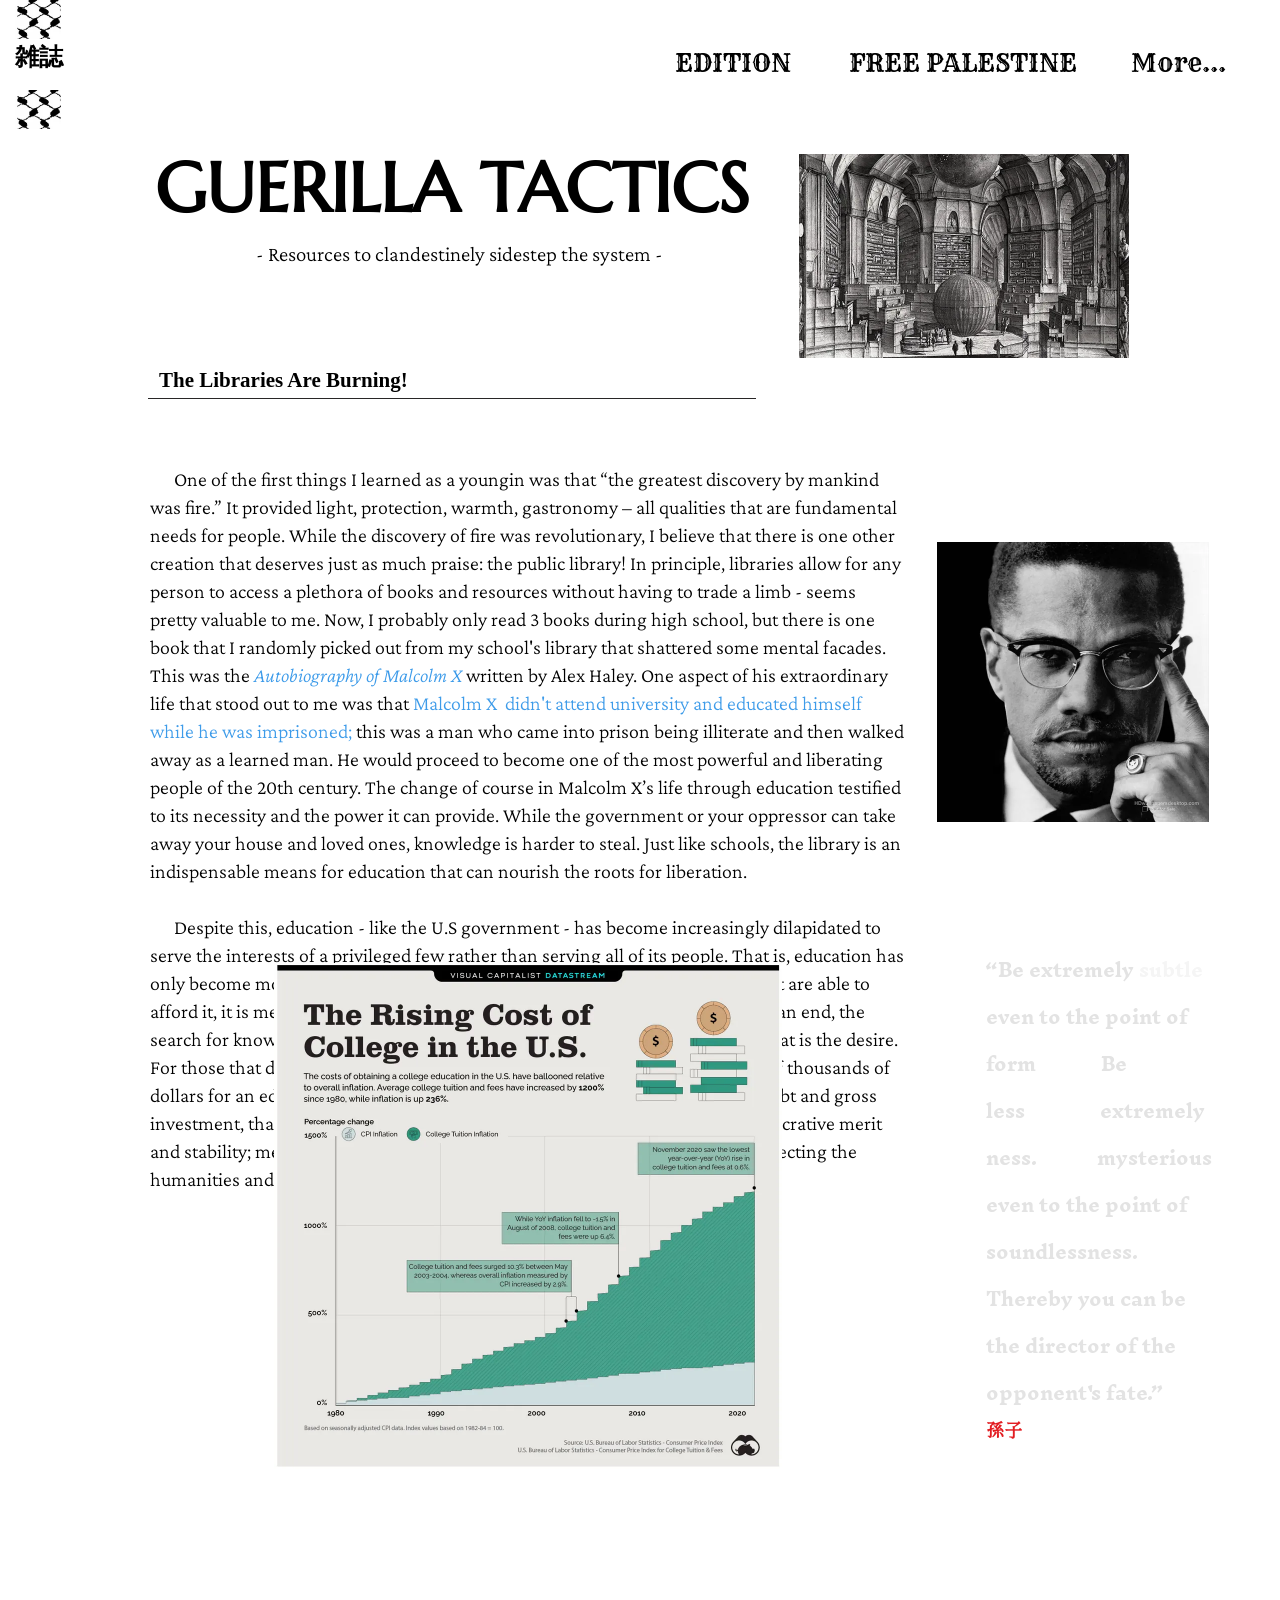
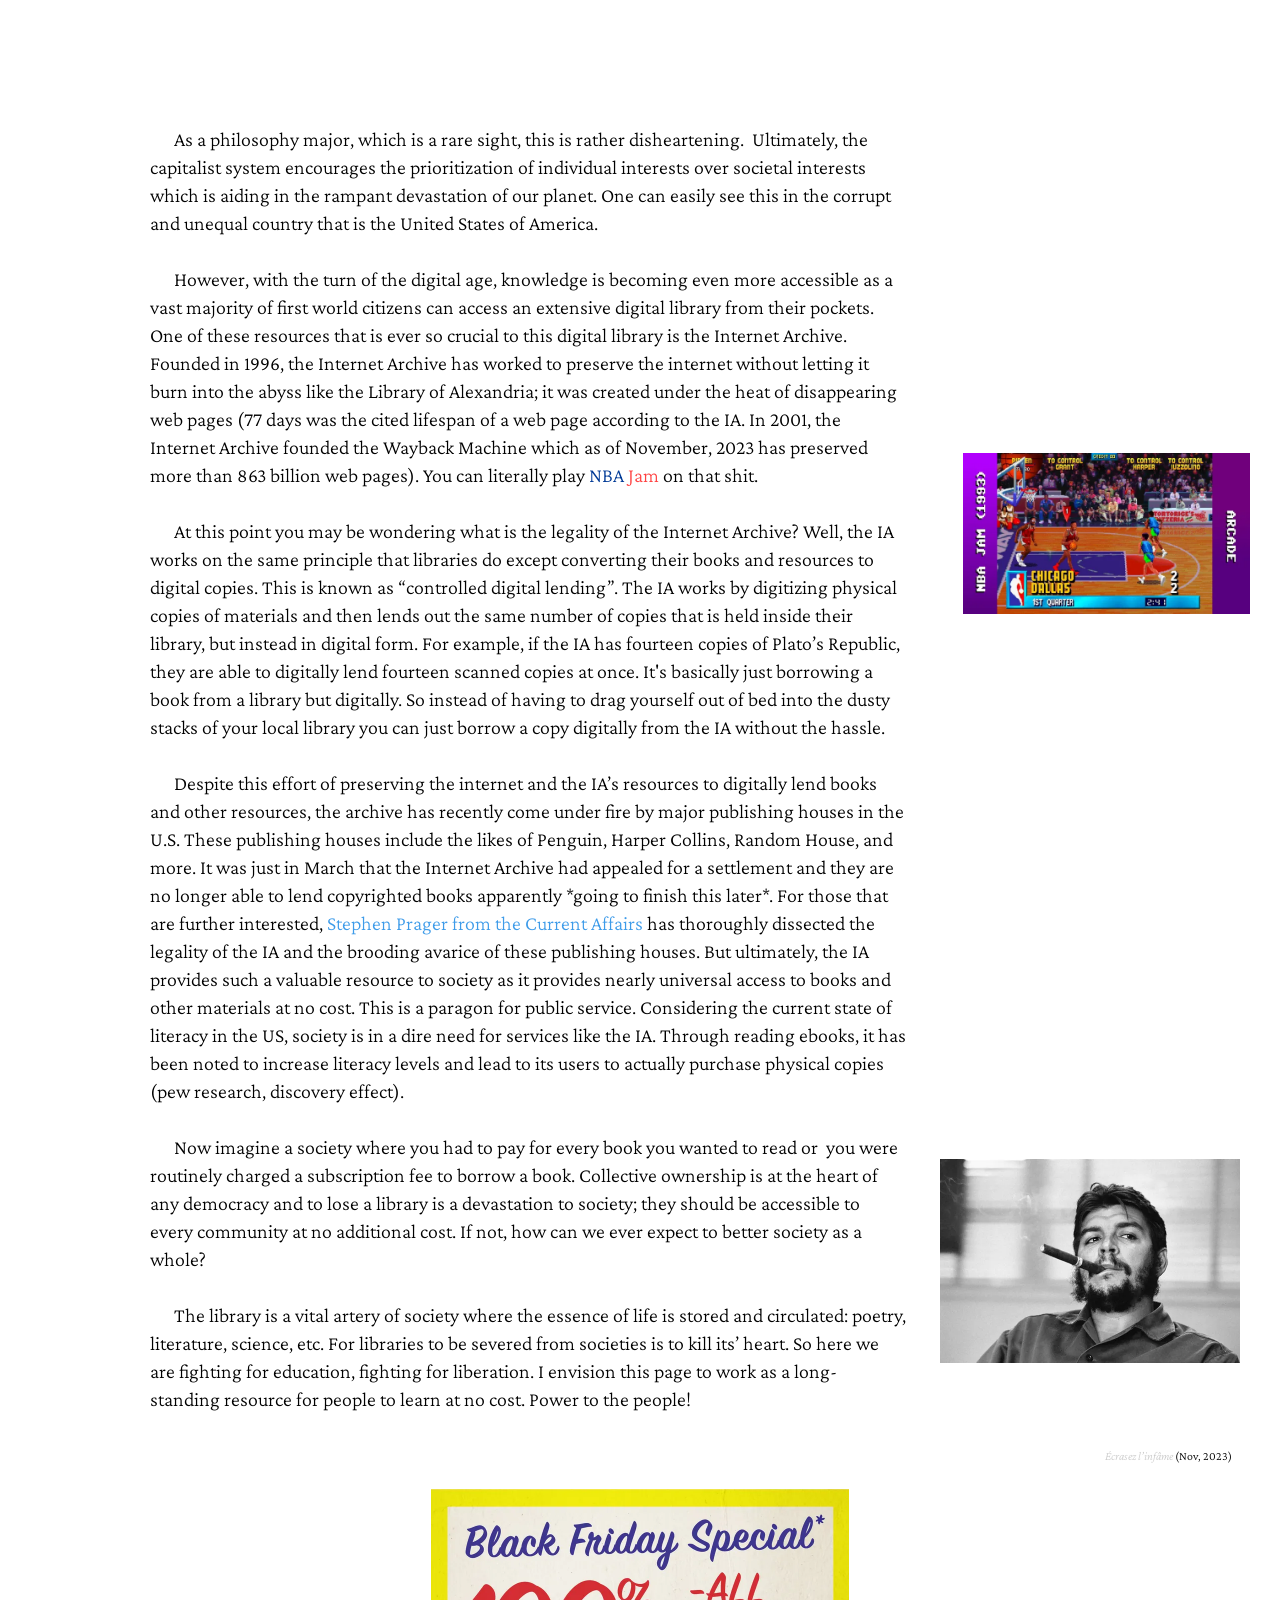
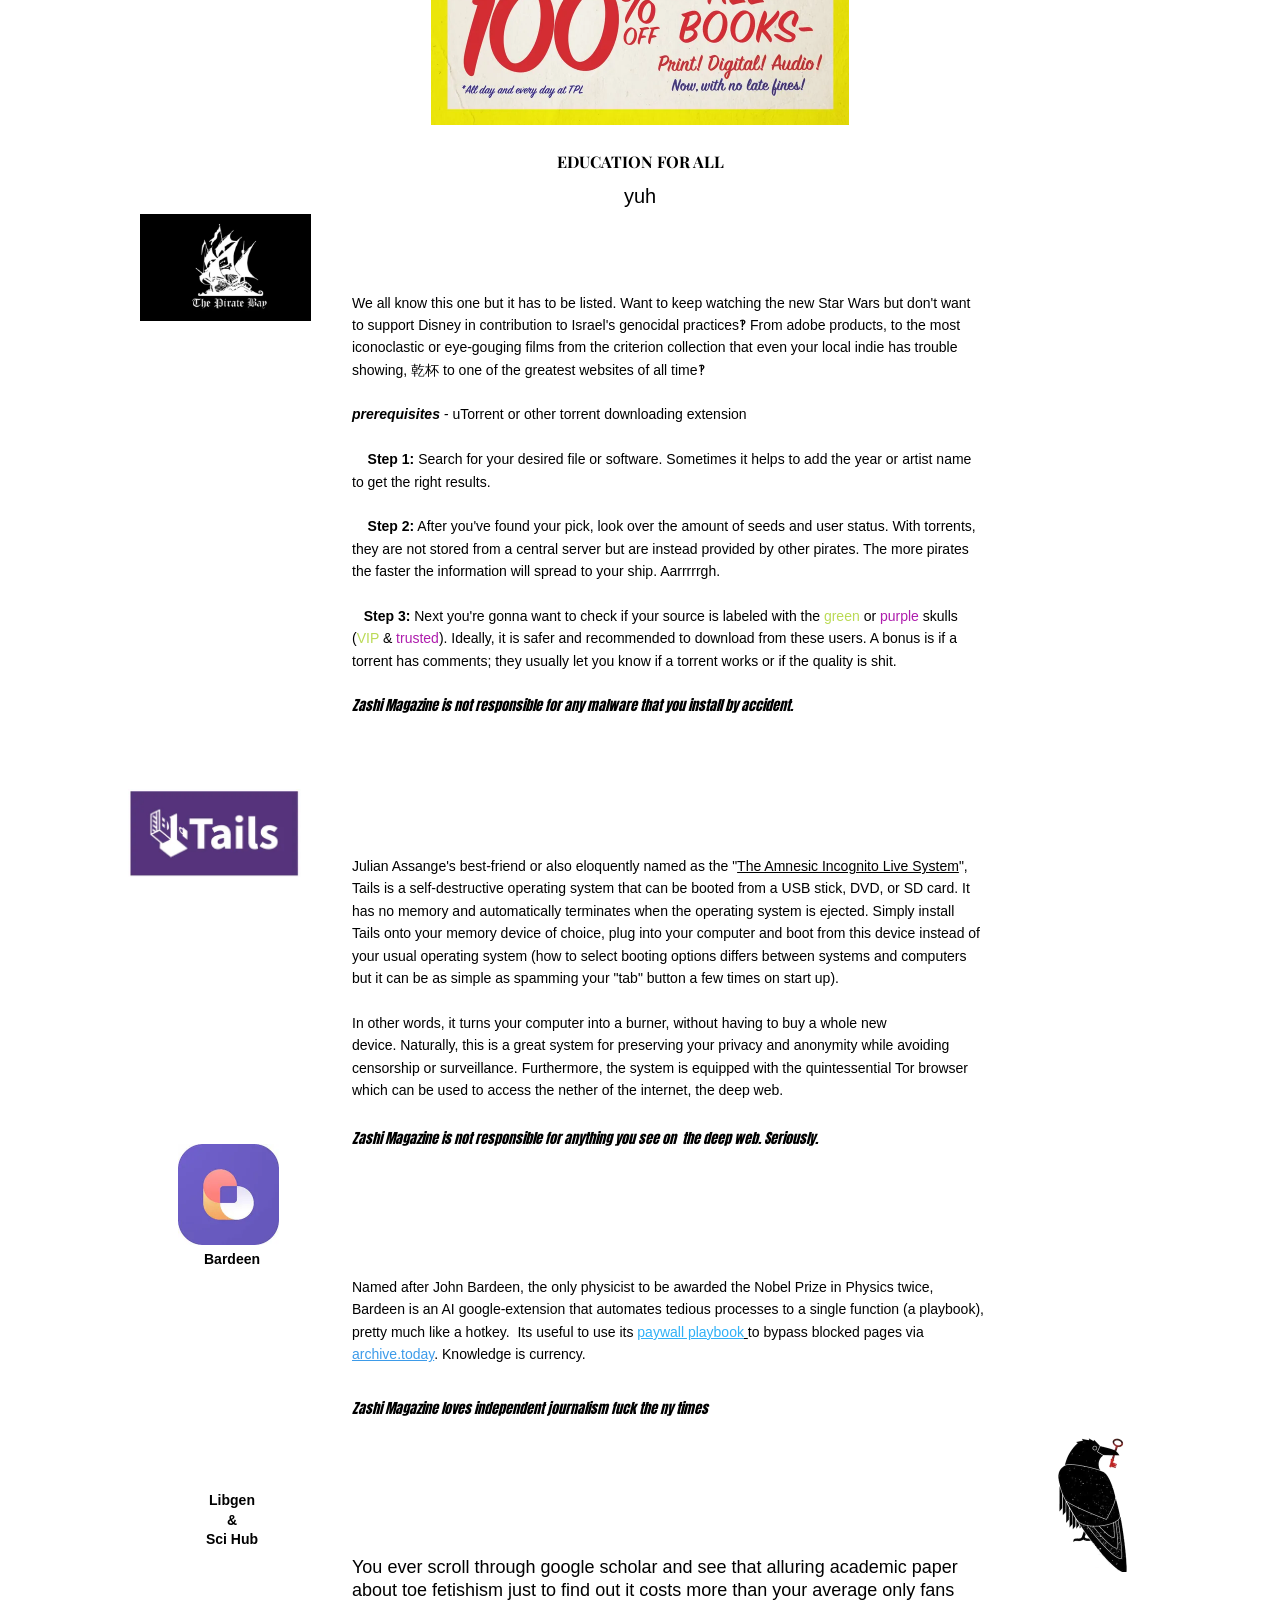
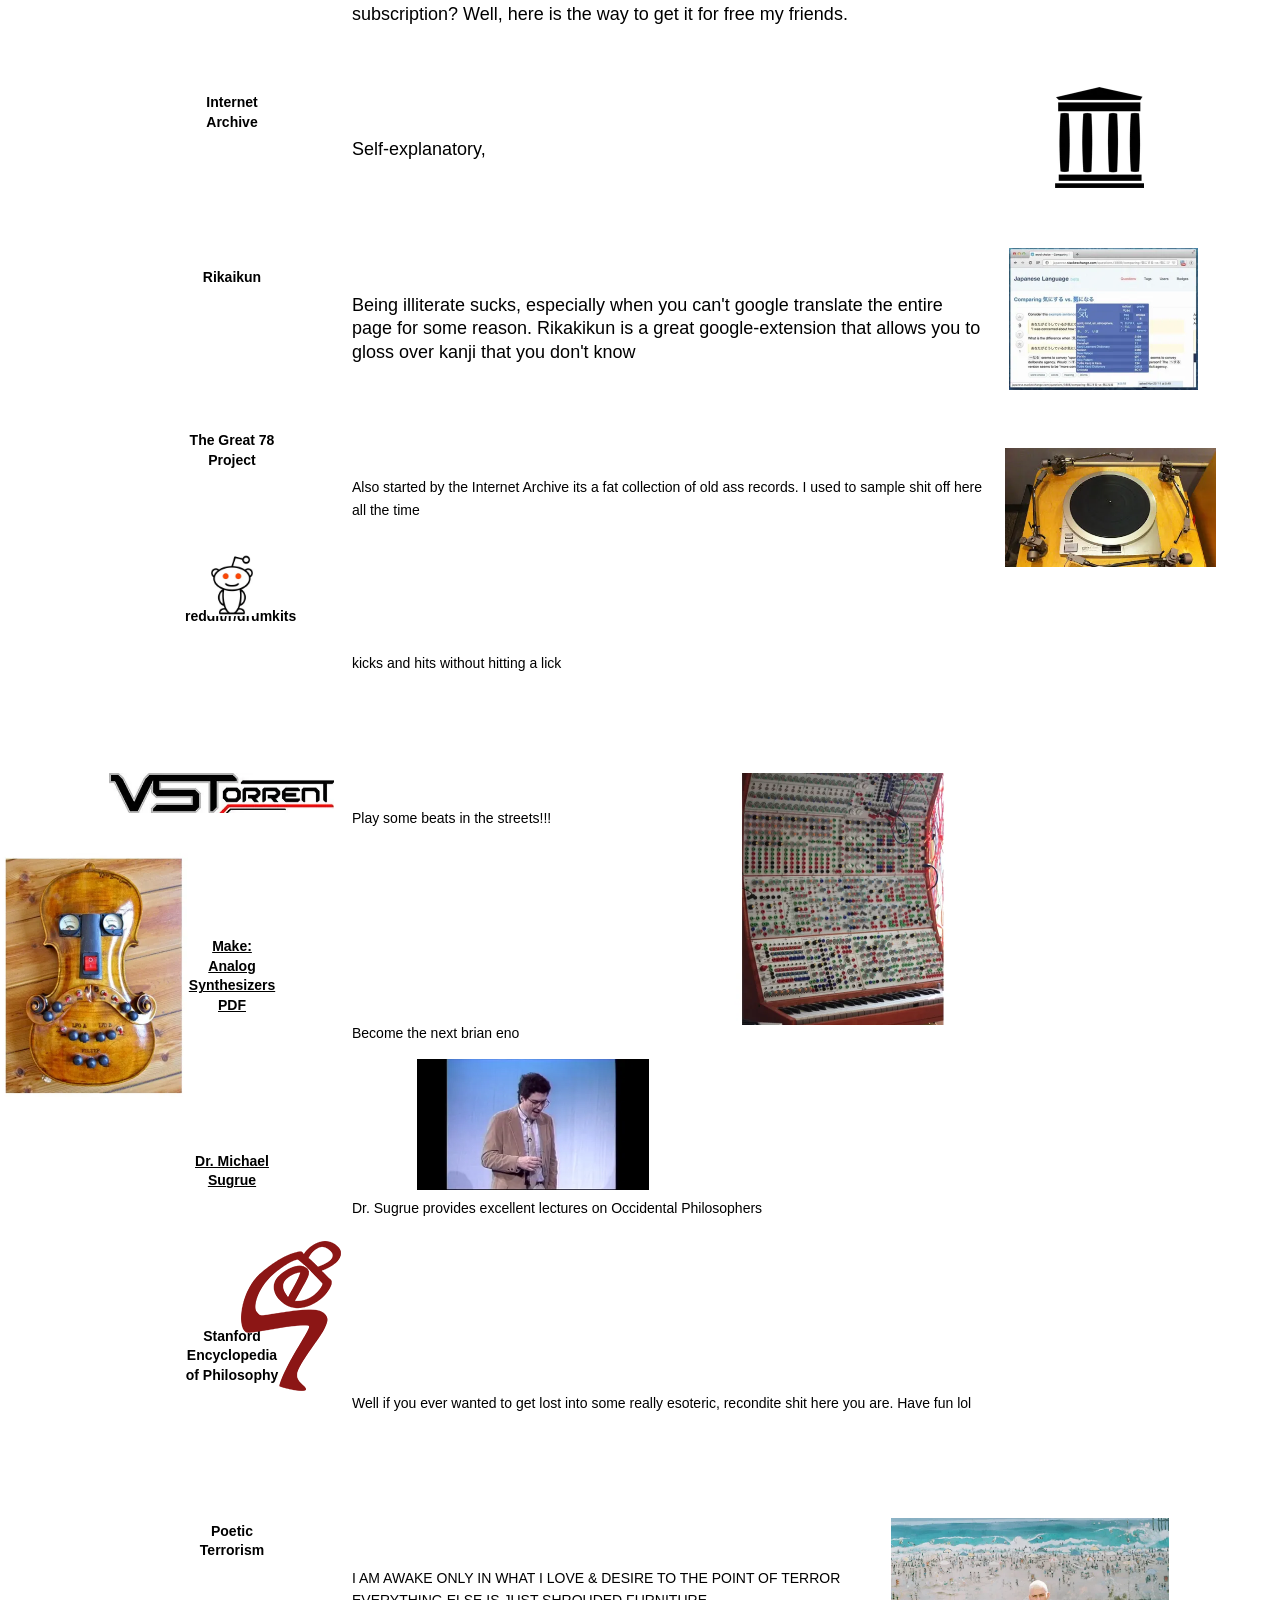
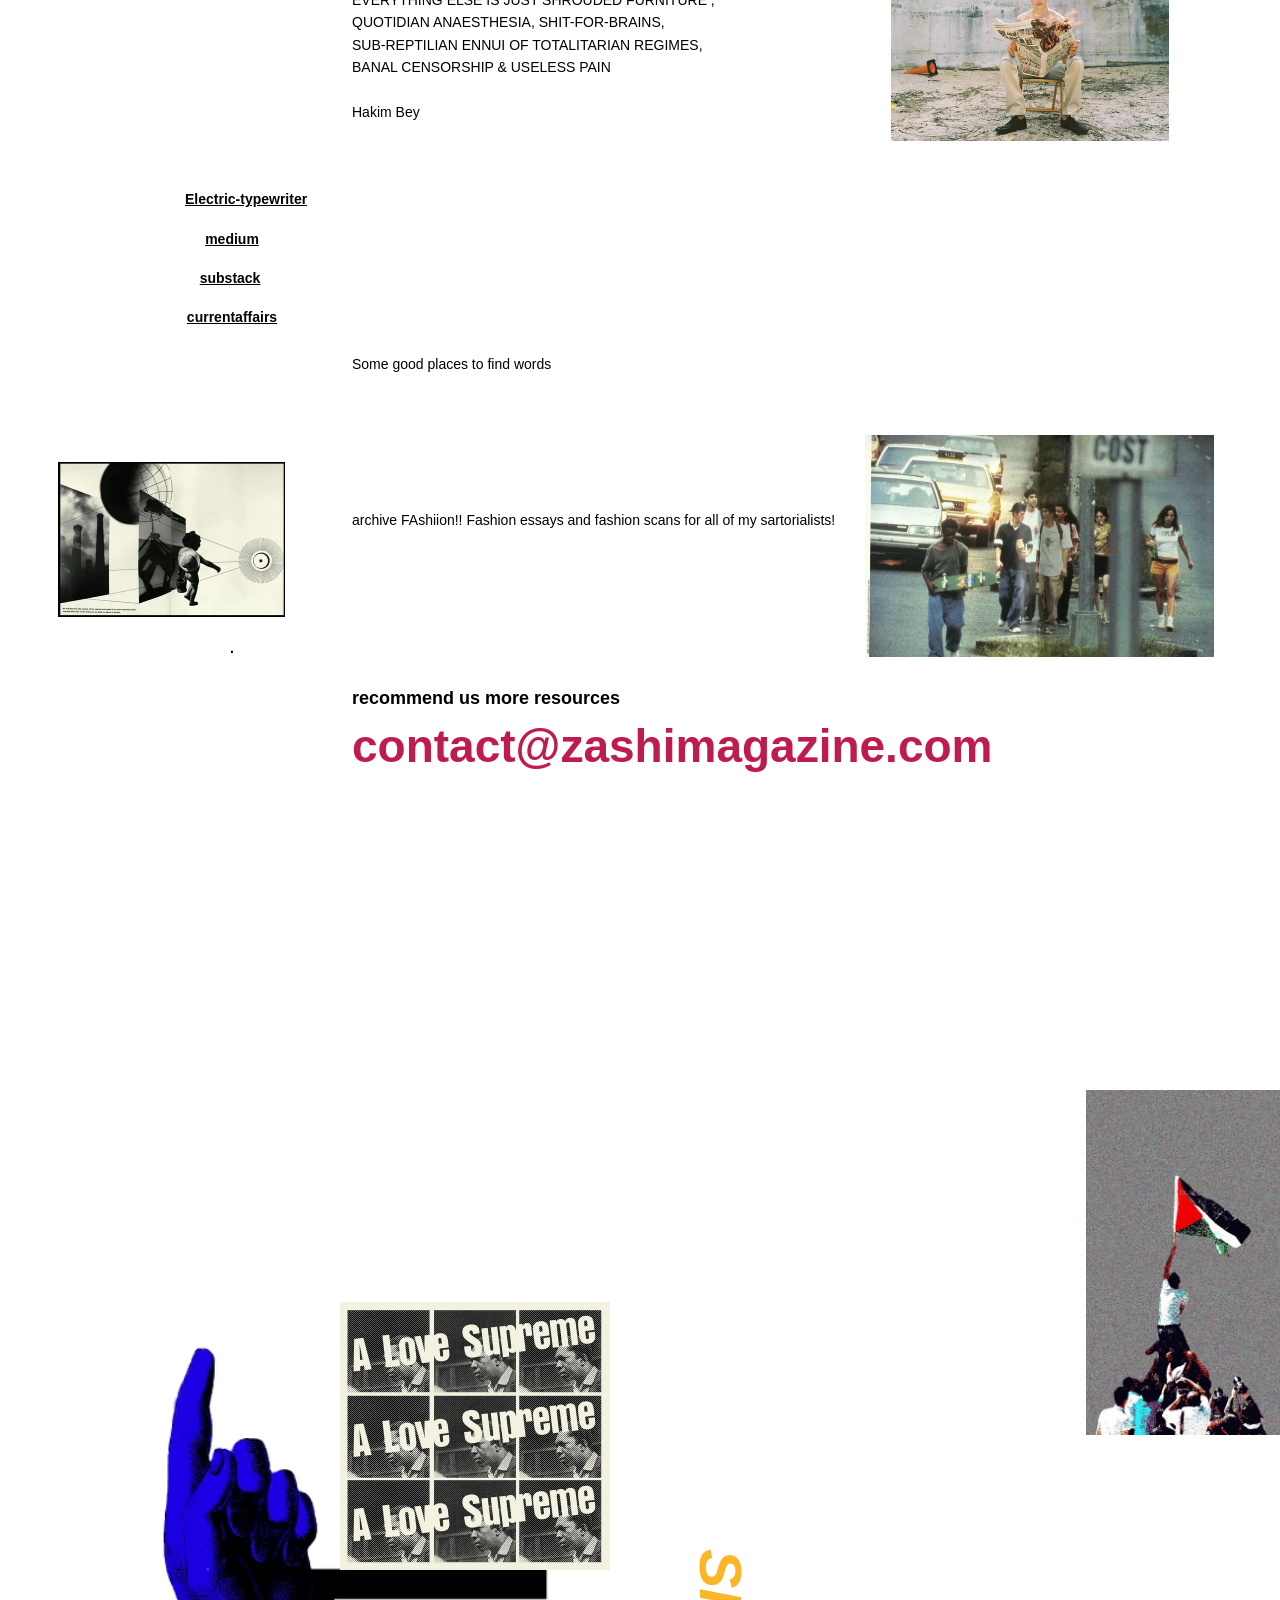
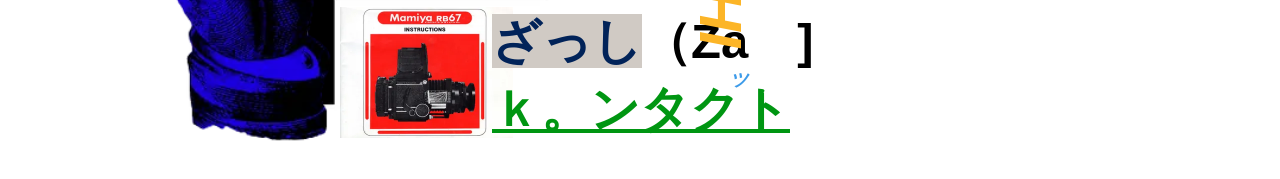
<file: guerilla-tactics.html>
<!doctype html>
<html lang="en">
<head>
<meta charset="utf-8">
<meta name="viewport" content="width=device-width, initial-scale=1">
<title>GUERILLA TACTICS | Zashi Magazine</title>
<meta name="description" content="Zashi Magazine — an independent global art publication. Photography, culture, design, fashion, food, film, travel.">
<link rel="stylesheet" href="css/fonts.css">
<link rel="stylesheet" href="css/site.css">
<style>body{background:rgb(255, 255, 255)}@media (max-width:767px){body{background:rgb(0, 0, 0)}}</style>
<script>document.documentElement.className+=' js';</script>
</head>
<body>
<div class="stage d" data-bg="rgb(255, 255, 255)" style="width:1280px;height:8145px">
<header class="hdr" style="height:146px;position:sticky">
<div class="c i anim" style="left:75px;top:10.0px;width:121px;height:100px;--a:z-fadeIn 880ms cubic-bezier(0.25, 0.46, 0.45, 0.94) 1000ms both, z-shapeIn 1100ms cubic-bezier(0.645, 0.045, 0.355, 1) 1000ms both;--motion-shape-start:inset(50%);--motion-shape-end:inset(0%);;"><a href="home-1.html"><video class="lazyv" data-src="media/01af44bafd.mp4" muted loop playsinline autoplay preload="none" aria-label="Disco Japan Tori" style="left:0px;top:0px;width:121px;height:100px;object-fit:cover;object-position:50% 50%"></video></a></div>
<div class="c t" style="left:15px;top:41.0px;width:198px;height:32px"><p style="text-align:start;line-height:normal;margin:0px 0px 0px 0px;font-family:'Helvetica Neue', Helvetica, Arimo, Arial, sans-serif;font-size:24px;font-weight:400;font-style:normal;color:rgb(0, 0, 0);white-space:nowrap"><a href="home-1.html"><span style="font-weight:700">雑誌  </span><span style="font-size:10px;font-weight:700;color:rgb(255, 255, 255)">HOME</span></a></p></div>
<div class="c i" style="left:15px;top:0.0px;width:46px;height:39px;"><a href="home-1.html"><img src="media/70c761ef16-5269.webp" alt="Palestinian Keffiyeh" loading="lazy" decoding="async" width="94" height="78" style="left:0px;top:0px;width:46px;height:39px;object-fit:cover;object-position:50% 50%"></a></div>
<div class="c i" style="left:15px;top:90.0px;width:46px;height:39px;"><a href="home-1.html"><img src="media/70c761ef16-5269.webp" alt="Palestinian Keffiyeh" loading="lazy" decoding="async" width="94" height="78" style="left:0px;top:0px;width:46px;height:39px;object-fit:cover;object-position:50% 50%"></a></div>
<a class="c nav" href="edition-1.html" style="left:675.296875px;top:51px;font-family:Rye, fantasy;font-size:25px;color:rgb(0, 0, 0);font-weight:400">EDITION</a>
<a class="c nav" href="free-palestine.html" style="left:849.328125px;top:51px;font-family:Rye, fantasy;font-size:25px;color:rgb(0, 0, 0);font-weight:400">FREE PALESTINE</a>
<div class="c nav more" style="left:1131.09375px;top:51px;font-family:Rye, fantasy;font-size:25px;color:rgb(0, 0, 0);font-weight:400" tabindex="0"><span>More...</span><div class="drop"><a href="guerilla-tactics.html">GUERILLA TACTICS</a><a href="about-1.html">ABOUT</a><a href="contact-1.html">CONTACT</a></div></div>
</header>
<main class="pg">
<div class="c bx" style="left:0px;top:146.0px;width:1280px;height:2923px;background:rgb(255, 255, 255)"></div>
<div class="c i" style="left:799px;top:154.0px;width:330px;height:204px;"><img src="media/08df98853f.webp" alt="LibraryofBabel.jpg" loading="lazy" decoding="async" width="660" height="408" style="left:0px;top:0px;width:330px;height:204px;object-fit:cover;object-position:50% 50%"></div>
<div class="c t" style="left:62px;top:126.1px;width:800px;height:124px"><p style="text-align:center;line-height:124.2px;margin:0px 0px 0px 0px;font-family:'Helvetica Neue', Helvetica, Arimo, Arial, sans-serif;font-size:69px;font-weight:400;font-style:normal;color:rgb(0, 0, 0);white-space:nowrap"><span style="font-family:Marcellus, serif;font-weight:700">GUERILLA TACTICS </span></p></div>
<div class="c t" style="left:256px;top:242.2px;width:426px;height:43px"><p style="text-align:start;line-height:normal;margin:0px 0px 0px 0px;font-family:'Helvetica Neue', Helvetica, Arimo, Arial, sans-serif;font-size:21px;font-weight:700;font-style:italic;color:rgb(252, 181, 39);white-space:nowrap"><span style="font-family:'Crimson Pro', serif;font-style:normal;color:rgb(0, 0, 0);font-weight:300">- Resources to clandestinely sidestep the system - </span></p><p style="text-align:start;line-height:normal;margin:0px 0px 0px 0px;font-family:'Helvetica Neue', Helvetica, Arimo, Arial, sans-serif;font-size:15px;font-weight:700;font-style:italic;color:rgb(252, 181, 39);white-space:nowrap"><span style="font-family:'Crimson Pro', serif;font-weight:700;font-style:normal;color:rgb(0, 0, 0)">​</span></p></div>
<div class="c t" style="left:159px;top:368.0px;width:426px;height:25px"><p style="text-align:start;line-height:normal;margin:0px 0px 0px 0px;font-family:'Helvetica Neue', Helvetica, Arimo, Arial, sans-serif;font-size:21px;font-weight:700;font-style:italic;color:rgb(252, 181, 39);white-space:nowrap"><span style="font-family:'Times New Roman', Times, serif;font-weight:700;font-style:normal;color:rgb(0, 0, 0)">The Libraries Are Burning!</span></p></div>
<div class="c bx" style="left:148px;top:398.0px;width:608px;height:5px;border-style:solid;border-width:1px 0px 0px 0px;border-color:rgb(40, 38, 38)"></div>
<div class="c t" style="left:150px;top:465.0px;width:756px;height:2604px"><p style="text-align:start;line-height:28px;margin:0px 0px 0px 0px;font-family:'Helvetica Neue', Helvetica, Arimo, Arial, sans-serif;font-size:20px;font-weight:400;font-style:normal;color:rgb(0, 0, 0)"><span style="font-family:'Crimson Pro', serif;font-weight:300">      </span><span style="font-family:'Crimson Pro', serif;font-weight:300">One of the first things I learned as a youngin was that “the greatest discovery by mankind was fire.” It provided light, protection, warmth, gastronomy – all qualities that are fundamental needs for people. While the discovery of fire was revolutionary, I believe that there is one other creation that deserves just as much praise: the public library! In principle, libraries allow for any person to access a plethora of books and resources without having to trade a limb - seems pretty valuable to me. Now, I probably only read 3 books during high school, but there is one book that I randomly picked out from my school's library that shattered some mental facades. This was the </span><a href="https://archive.org/details/the-autobiography-of-malcolm-x-as-told-to-alex-haley-malcolm-x-alex-haley-1992/0%20The%20autobiography%20of%20Malcolm%20X%2C%20as%20told%20to%20Alex%20Haley%20-%20Malcolm%20X%2C%20Alex%20Haley%20-%201992/page/n5/mode/2up" target="_blank" rel="noopener"><span style="font-family:'Crimson Pro', serif;font-style:italic;color:rgb(61, 155, 233);font-weight:300">Autobiography of Malcolm X</span><span style="font-family:'Crimson Pro', serif;font-weight:300"> </span></a><span style="font-family:'Crimson Pro', serif;font-weight:300">written by Alex Haley. One aspect of his extraordinary life that stood out to me was that </span><a href="https://infed.org/mobi/malcolm-x-on-education/" target="_blank" rel="noopener"><span style="font-family:'Crimson Pro', serif;color:rgb(61, 155, 233);font-weight:300">Malcolm X  didn't attend university and educated himself while he was imprisoned;</span></a><span style="font-family:'Crimson Pro', serif;font-weight:300"> this was a man who came into prison being illiterate and then walked away as a learned man. He would proceed to become one of the most powerful and liberating people of the 20th century. The change of course in Malcolm X’s life through education testified to its necessity and the power it can provide. While the government or your oppressor can take away your house and loved ones, knowledge is harder to steal. Just like schools, the library is an indispensable means for education that can nourish the roots for liberation. </span></p><p style="text-align:start;line-height:28px;margin:0px 0px 0px 0px;font-family:'Helvetica Neue', Helvetica, Arimo, Arial, sans-serif;font-size:20px;font-weight:400;font-style:normal;color:rgb(0, 0, 0);white-space:nowrap"><span style="font-family:'Crimson Pro', serif;font-weight:300">​</span></p><p style="text-align:start;line-height:28px;margin:0px 0px 0px 0px;font-family:'Helvetica Neue', Helvetica, Arimo, Arial, sans-serif;font-size:20px;font-weight:400;font-style:normal;color:rgb(0, 0, 0)"><span style="font-family:'Crimson Pro', serif;font-weight:300">      Despite this, education - like the U.S government - has become increasingly dilapidated to serve the interests of a privileged few rather than serving all of its people. That is, education has only become more exclusive to those who are able to afford it. And for those that are able to afford it, it is merely an investment into one’s future prospects; it is a means for an end, the search for knowledge is not prioritized but rather it is the certificate or degree that is the desire. For those that do not have the privilege of dishing out thousands or hundreds of thousands of dollars for an education become burdened by student loans. It is through this debt and gross investment, that students are further pushed to receive degrees with the most lucrative merit and stability; medicine, engineering, computer science, business, etc. while neglecting the humanities and the arts. </span></p><p style="text-align:start;line-height:28px;margin:0px 0px 0px 0px;font-family:'Helvetica Neue', Helvetica, Arimo, Arial, sans-serif;font-size:20px;font-weight:400;font-style:normal;color:rgb(0, 0, 0);white-space:nowrap"><span style="font-family:'Crimson Pro', serif;font-weight:300">​</span></p><p style="text-align:start;line-height:28px;margin:0px 0px 0px 0px;font-family:'Helvetica Neue', Helvetica, Arimo, Arial, sans-serif;font-size:20px;font-weight:400;font-style:normal;color:rgb(0, 0, 0);white-space:nowrap"><span style="font-family:'Crimson Pro', serif;font-weight:300">​</span></p><p style="text-align:start;line-height:28px;margin:0px 0px 0px 0px;font-family:'Helvetica Neue', Helvetica, Arimo, Arial, sans-serif;font-size:20px;font-weight:400;font-style:normal;color:rgb(0, 0, 0);white-space:nowrap"><span style="font-family:'Crimson Pro', serif;font-weight:300">​</span></p><p style="text-align:start;line-height:28px;margin:0px 0px 0px 0px;font-family:'Helvetica Neue', Helvetica, Arimo, Arial, sans-serif;font-size:20px;font-weight:400;font-style:normal;color:rgb(0, 0, 0);white-space:nowrap"><span style="font-family:'Crimson Pro', serif;font-weight:300">​</span></p><p style="text-align:start;line-height:28px;margin:0px 0px 0px 0px;font-family:'Helvetica Neue', Helvetica, Arimo, Arial, sans-serif;font-size:20px;font-weight:400;font-style:normal;color:rgb(0, 0, 0);white-space:nowrap"><span style="font-family:'Crimson Pro', serif;font-weight:300">​</span></p><p style="text-align:start;line-height:28px;margin:0px 0px 0px 0px;font-family:'Helvetica Neue', Helvetica, Arimo, Arial, sans-serif;font-size:20px;font-weight:400;font-style:normal;color:rgb(0, 0, 0);white-space:nowrap"><span style="font-family:'Crimson Pro', serif;font-weight:300">​</span></p><p style="text-align:start;line-height:28px;margin:0px 0px 0px 0px;font-family:'Helvetica Neue', Helvetica, Arimo, Arial, sans-serif;font-size:20px;font-weight:400;font-style:normal;color:rgb(0, 0, 0);white-space:nowrap"><span style="font-family:'Crimson Pro', serif;font-weight:300">​</span></p><p style="text-align:start;line-height:28px;margin:0px 0px 0px 0px;font-family:'Helvetica Neue', Helvetica, Arimo, Arial, sans-serif;font-size:20px;font-weight:400;font-style:normal;color:rgb(0, 0, 0);white-space:nowrap"><span style="font-family:'Crimson Pro', serif;font-weight:300">​</span></p><p style="text-align:start;line-height:28px;margin:0px 0px 0px 0px;font-family:'Helvetica Neue', Helvetica, Arimo, Arial, sans-serif;font-size:20px;font-weight:400;font-style:normal;color:rgb(0, 0, 0);white-space:nowrap"><span style="font-family:'Crimson Pro', serif;font-weight:300">​</span></p><p style="text-align:start;line-height:28px;margin:0px 0px 0px 0px;font-family:'Helvetica Neue', Helvetica, Arimo, Arial, sans-serif;font-size:20px;font-weight:400;font-style:normal;color:rgb(0, 0, 0);white-space:nowrap"><span style="font-family:'Crimson Pro', serif;font-weight:300">​</span></p><p style="text-align:start;line-height:28px;margin:0px 0px 0px 0px;font-family:'Helvetica Neue', Helvetica, Arimo, Arial, sans-serif;font-size:20px;font-weight:400;font-style:normal;color:rgb(0, 0, 0);white-space:nowrap"><span style="font-family:'Crimson Pro', serif;font-weight:300">​</span></p><p style="text-align:start;line-height:28px;margin:0px 0px 0px 0px;font-family:'Helvetica Neue', Helvetica, Arimo, Arial, sans-serif;font-size:20px;font-weight:400;font-style:normal;color:rgb(0, 0, 0);white-space:nowrap"><span style="font-family:'Crimson Pro', serif;font-weight:300">​</span></p><p style="text-align:start;line-height:28px;margin:0px 0px 0px 0px;font-family:'Helvetica Neue', Helvetica, Arimo, Arial, sans-serif;font-size:20px;font-weight:400;font-style:normal;color:rgb(0, 0, 0);white-space:nowrap"><span style="font-family:'Crimson Pro', serif;font-weight:300">​</span></p><p style="text-align:start;line-height:28px;margin:0px 0px 0px 0px;font-family:'Helvetica Neue', Helvetica, Arimo, Arial, sans-serif;font-size:20px;font-weight:400;font-style:normal;color:rgb(0, 0, 0);white-space:nowrap"><span style="font-family:'Crimson Pro', serif;font-weight:300">​</span></p><p style="text-align:start;line-height:28px;margin:0px 0px 0px 0px;font-family:'Helvetica Neue', Helvetica, Arimo, Arial, sans-serif;font-size:20px;font-weight:400;font-style:normal;color:rgb(0, 0, 0);white-space:nowrap"><span style="font-family:'Crimson Pro', serif;font-weight:300">​</span></p><p style="text-align:start;line-height:28px;margin:0px 0px 0px 0px;font-family:'Helvetica Neue', Helvetica, Arimo, Arial, sans-serif;font-size:20px;font-weight:400;font-style:normal;color:rgb(0, 0, 0);white-space:nowrap"><span style="font-family:'Crimson Pro', serif;font-weight:300">​</span></p><p style="text-align:start;line-height:28px;margin:0px 0px 0px 0px;font-family:'Helvetica Neue', Helvetica, Arimo, Arial, sans-serif;font-size:20px;font-weight:400;font-style:normal;color:rgb(0, 0, 0);white-space:nowrap"><span style="font-family:'Crimson Pro', serif;font-weight:300">​</span></p><p style="text-align:start;line-height:28px;margin:0px 0px 0px 0px;font-family:'Helvetica Neue', Helvetica, Arimo, Arial, sans-serif;font-size:20px;font-weight:400;font-style:normal;color:rgb(0, 0, 0);white-space:nowrap"><span style="font-family:'Crimson Pro', serif;font-weight:300">​</span></p><p style="text-align:start;line-height:28px;margin:0px 0px 0px 0px;font-family:'Helvetica Neue', Helvetica, Arimo, Arial, sans-serif;font-size:20px;font-weight:400;font-style:normal;color:rgb(0, 0, 0);white-space:nowrap"> </p><p style="text-align:start;line-height:28px;margin:0px 0px 0px 0px;font-family:'Helvetica Neue', Helvetica, Arimo, Arial, sans-serif;font-size:20px;font-weight:400;font-style:normal;color:rgb(0, 0, 0)"><span style="font-family:'Crimson Pro', serif;font-weight:300">      As a philosophy major, which is a rare sight, this is rather disheartening.  Ultimately, the capitalist system encourages the prioritization of individual interests over societal interests which is aiding in the rampant devastation of our planet. One can easily see this in the corrupt and unequal country that is the United States of America. </span></p><p style="text-align:start;line-height:28px;margin:0px 0px 0px 0px;font-family:'Helvetica Neue', Helvetica, Arimo, Arial, sans-serif;font-size:20px;font-weight:400;font-style:normal;color:rgb(0, 0, 0);white-space:nowrap"><span style="font-family:'Crimson Pro', serif;font-weight:300">​</span></p><p style="text-align:start;line-height:28px;margin:0px 0px 0px 0px;font-family:'Helvetica Neue', Helvetica, Arimo, Arial, sans-serif;font-size:20px;font-weight:400;font-style:normal;color:rgb(0, 0, 0)"><span style="font-family:'Crimson Pro', serif;font-weight:300">      However, with the turn of the digital age, knowledge is becoming even more accessible as a vast majority of first world citizens can access an extensive digital library from their pockets. One of these resources that is ever so crucial to this digital library is the Internet Archive. Founded in 1996, the Internet Archive has worked to preserve the internet without letting it burn into the abyss like the Library of Alexandria; it was created under the heat of disappearing web pages (77 days was the cited lifespan of a web page according to the IA. In 2001, the Internet Archive founded the Wayback Machine which as of November, 2023 has preserved more than 863 billion web pages). You can literally play </span><a href="https://archive.org/details/arcade_nbajam" target="_blank" rel="noopener"><span style="font-family:'Crimson Pro', serif;color:rgb(0, 58, 150);font-weight:300">NBA </span></a><a href="https://archive.org/details/arcade_nbajam" target="_blank" rel="noopener"><span style="font-family:'Crimson Pro', serif;color:rgb(255, 64, 64);font-weight:300">Jam</span></a><span style="font-family:'Crimson Pro', serif;font-weight:300"> on that shit. </span></p><p style="text-align:start;line-height:28px;margin:0px 0px 0px 0px;font-family:'Helvetica Neue', Helvetica, Arimo, Arial, sans-serif;font-size:20px;font-weight:400;font-style:normal;color:rgb(0, 0, 0);white-space:nowrap"><span style="font-family:'Crimson Pro', serif;font-weight:300">​</span></p><p style="text-align:start;line-height:28px;margin:0px 0px 0px 0px;font-family:'Helvetica Neue', Helvetica, Arimo, Arial, sans-serif;font-size:20px;font-weight:400;font-style:normal;color:rgb(0, 0, 0)"><span style="font-family:'Crimson Pro', serif;font-weight:300">      At this point you may be wondering what is the legality of the Internet Archive? Well, the IA works on the same principle that libraries do except converting their books and resources to digital copies. This is known as “controlled digital lending”. The IA works by digitizing physical copies of materials and then lends out the same number of copies that is held inside their library, but instead in digital form. For example, if the IA has fourteen copies of Plato’s Republic, they are able to digitally lend fourteen scanned copies at once. It's basically just borrowing a book from a library but digitally. So instead of having to drag yourself out of bed into the dusty stacks of your local library you can just borrow a copy digitally from the IA without the hassle. </span></p><p style="text-align:start;line-height:28px;margin:0px 0px 0px 0px;font-family:'Helvetica Neue', Helvetica, Arimo, Arial, sans-serif;font-size:20px;font-weight:400;font-style:normal;color:rgb(0, 0, 0);white-space:nowrap"><span style="font-family:'Crimson Pro', serif;font-weight:300">​</span></p><p style="text-align:start;line-height:28px;margin:0px 0px 0px 0px;font-family:'Helvetica Neue', Helvetica, Arimo, Arial, sans-serif;font-size:20px;font-weight:400;font-style:normal;color:rgb(0, 0, 0)"><span style="font-family:'Crimson Pro', serif;font-weight:300">      Despite this effort of preserving the internet and the IA’s resources to digitally lend books and other resources, the archive has recently come under fire by major publishing houses in the U.S. These publishing houses include the likes of Penguin, Harper Collins, Random House, and more. It was just in March that the Internet Archive had appealed for a settlement and they are no longer able to lend copyrighted books apparently *going to finish this later*. For those that are further interested,</span><span style="font-family:'Crimson Pro', serif;color:rgb(61, 155, 233);font-weight:300"> </span><a href="https://www.currentaffairs.org/2023/05/book-publishers-are-trying-to-destroy-public-e-book-access-in-order-to-increase-profits" target="_blank" rel="noopener"><span style="font-family:'Crimson Pro', serif;color:rgb(61, 155, 233);font-weight:300">Stephen Prager from the Current Affairs</span></a><span style="font-family:'Crimson Pro', serif;color:rgb(61, 155, 233);font-weight:300"> </span><span style="font-family:'Crimson Pro', serif;font-weight:300">has thoroughly dissected the legality of the IA and the brooding avarice of these publishing houses. But ultimately, the IA provides such a valuable resource to society as it provides nearly universal access to books and other materials at no cost. This is a paragon for public service. Considering the current state of literacy in the US, society is in a dire need for services like the IA. Through reading ebooks, it has been noted to increase literacy levels and lead to its users to actually purchase physical copies (pew research, discovery effect). </span></p><p style="text-align:start;line-height:28px;margin:0px 0px 0px 0px;font-family:'Helvetica Neue', Helvetica, Arimo, Arial, sans-serif;font-size:20px;font-weight:400;font-style:normal;color:rgb(0, 0, 0);white-space:nowrap"><span style="font-family:'Crimson Pro', serif;font-weight:300">​</span></p><p style="text-align:start;line-height:28px;margin:0px 0px 0px 0px;font-family:'Helvetica Neue', Helvetica, Arimo, Arial, sans-serif;font-size:20px;font-weight:400;font-style:normal;color:rgb(0, 0, 0)"><span style="font-family:'Crimson Pro', serif;font-weight:300">      Now imagine a society where you had to pay for every book you wanted to read or  you were routinely charged a subscription fee to borrow a book. Collective ownership is at the heart of any democracy and to lose a library is a devastation to society; they should be accessible to every community at no additional cost. If not, how can we ever expect to better society as a whole? </span></p><p style="text-align:start;line-height:28px;margin:0px 0px 0px 0px;font-family:'Helvetica Neue', Helvetica, Arimo, Arial, sans-serif;font-size:20px;font-weight:400;font-style:normal;color:rgb(0, 0, 0);white-space:nowrap"><span style="font-family:'Crimson Pro', serif;font-weight:300">      </span></p><p style="text-align:start;line-height:28px;margin:0px 0px 0px 0px;font-family:'Helvetica Neue', Helvetica, Arimo, Arial, sans-serif;font-size:20px;font-weight:400;font-style:normal;color:rgb(0, 0, 0)"><span style="font-family:'Crimson Pro', serif;font-weight:300">      The library is a vital artery of society where the essence of life is stored and circulated: poetry, literature, science, etc. For libraries to be severed from societies is to kill its’ heart. So here we are fighting for education, fighting for liberation. I envision this page to work as a long-standing resource for people to learn at no cost. Power to the people!</span></p></div>
<div class="c i" style="left:274px;top:963.0px;width:508px;height:506px;"><img src="media/66cc97c425.webp" alt="eced2051edc4708b287d7dc8bd4eb8b4.png" loading="lazy" decoding="async" width="1016" height="1012" style="left:0px;top:0px;width:508px;height:506px;object-fit:cover;object-position:50% 50%"></div>
<div class="c i" style="left:937px;top:542.0px;width:272px;height:280px;"><img src="media/5e39c0f484.webp" alt="Malcolm-X-wallpaper.jpg" loading="lazy" decoding="async" width="544" height="560" style="left:0px;top:0px;width:272px;height:280px;object-fit:cover;object-position:50% 50%"></div>
<div class="c t anim" style="left:986px;top:946.0px;width:226px;height:194px;--a:z-fadeIn 4000ms cubic-bezier(0.445, 0.05, 0.55, 0.95) 8000ms both;"><p style="text-align:start;line-height:normal;margin:0px 0px 0px 0px;font-family:'Helvetica Neue', Helvetica, Arimo, Arial, sans-serif;font-size:18px;font-weight:700;font-style:italic;color:rgb(252, 181, 39)"><span style="font-family:'Inknut Antiqua', serif;font-style:normal;color:rgb(227, 227, 227)">“Be extremely </span><span style="font-family:'Inknut Antiqua', serif;font-style:normal;color:rgb(245, 245, 245)">subtle </span><span style="font-family:'Inknut Antiqua', serif;font-style:normal;color:rgb(227, 227, 227)">even to the point of form             Be </span><br>
<span style="font-family:'Inknut Antiqua', serif;font-style:normal;color:rgb(227, 227, 227)">less               extremely</span><br>
<span style="font-family:'Inknut Antiqua', serif;font-style:normal;color:rgb(227, 227, 227)">ness.            mysterious even to the point of soundlessness. Thereby you can be the director of the opponent's fate.”</span><br>
<span style="font-family:'Hiragino Mincho ProN', 'Hiragino Mincho Pro', 'Yu Mincho', YuMincho, 'MS Mincho', 'Shippori Mincho', serif;font-style:normal;color:rgb(226, 28, 33)">孫子</span></p></div>
<div class="c i" style="left:963px;top:2053.0px;width:287px;height:161px;"><img src="media/44e118c4ea.webp" alt="maxresdefault.jpg" loading="lazy" decoding="async" width="680" height="382" style="left:0px;top:0px;width:287px;height:161px;object-fit:cover;object-position:50% 50%"></div>
<div class="c i" style="left:940px;top:2759.0px;width:300px;height:204px;"><img src="media/8f68bdcc56.webp" alt="Che_Guevara.jpg" loading="lazy" decoding="async" width="608" height="408" style="left:0px;top:0px;width:300px;height:204px;object-fit:cover;object-position:50% 50%"></div>
<div class="c t" style="left:1105px;top:3049.0px;width:153px;height:28px"><p style="text-align:start;line-height:normal;margin:0px 0px 0px 0px;font-family:'Helvetica Neue', Helvetica, Arimo, Arial, sans-serif;font-size:12px;font-weight:700;font-style:italic;color:rgb(252, 181, 39);white-space:nowrap"><span style="font-family:'Crimson Pro', serif;color:rgb(204, 204, 204);font-weight:300">Écrasez l’infâme </span><span style="font-family:'Crimson Pro', serif;font-style:normal;color:rgb(0, 0, 0);font-weight:300">(Nov, 2023)</span></p></div>
<div class="c bx" style="left:0px;top:3069.2px;width:1280px;height:4247px;background:rgb(255, 255, 255)"></div>
<div class="c i" style="left:431px;top:3089.0px;width:418px;height:236px;"><img src="media/d3ccd36378.webp" alt="FiainssXkAIJoDB.jpg" loading="lazy" decoding="async" width="838" height="472" style="left:0px;top:0px;width:418px;height:236px;object-fit:cover;object-position:50% 50%"></div>
<div class="c t" style="left:185px;top:3466.0px;width:94px;height:20px"><p style="text-align:center;line-height:19.6px;margin:0px 0px 0px 0px;font-family:'Helvetica Neue', Helvetica, Arimo, Arial, sans-serif;font-size:14px;font-weight:700;font-style:normal;color:rgb(0, 0, 0);white-space:nowrap"> Pirate Bay</p></div>
<div class="c t" style="left:352px;top:3491.5px;width:633px;height:471px"><p style="text-align:start;line-height:22.4px;margin:0px 0px 0px 0px;font-family:'Helvetica Neue', Helvetica, Arimo, Arial, sans-serif;font-size:14px;font-weight:400;font-style:normal;color:rgb(0, 0, 0)">We all know this one but it has to be listed. Want to keep watching the new Star Wars but don't want to support Disney in contribution to Israel's genocidal practices‽ From adobe products, to the most iconoclastic or eye-gouging films from the criterion collection that even your local indie has trouble showing, 乾杯 to one of the greatest websites of all time‽</p><p style="text-align:start;line-height:22.4px;margin:0px 0px 0px 0px;font-family:'Helvetica Neue', Helvetica, Arimo, Arial, sans-serif;font-size:14px;font-weight:400;font-style:normal;color:rgb(0, 0, 0);white-space:nowrap">​</p><p style="text-align:start;line-height:22.4px;margin:0px 0px 0px 0px;font-family:'Helvetica Neue', Helvetica, Arimo, Arial, sans-serif;font-size:14px;font-weight:400;font-style:normal;color:rgb(0, 0, 0);white-space:nowrap"><span style="font-weight:700;font-style:italic">prerequisites </span><span style="font-style:italic">-</span> uTorrent or other torrent downloading extension</p><p style="text-align:start;line-height:22.4px;margin:0px 0px 0px 0px;font-family:'Helvetica Neue', Helvetica, Arimo, Arial, sans-serif;font-size:14px;font-weight:400;font-style:normal;color:rgb(0, 0, 0);white-space:nowrap">​</p><p style="text-align:start;line-height:22.4px;margin:0px 0px 0px 0px;font-family:'Helvetica Neue', Helvetica, Arimo, Arial, sans-serif;font-size:14px;font-weight:400;font-style:normal;color:rgb(0, 0, 0)">    <span style="font-weight:700">Step 1:</span> Search for your desired file or software. Sometimes it helps to add the year or artist name to get the right results. </p><p style="text-align:start;line-height:22.4px;margin:0px 0px 0px 0px;font-family:'Helvetica Neue', Helvetica, Arimo, Arial, sans-serif;font-size:14px;font-weight:400;font-style:normal;color:rgb(0, 0, 0);white-space:nowrap">​</p><p style="text-align:start;line-height:22.4px;margin:0px 0px 0px 0px;font-family:'Helvetica Neue', Helvetica, Arimo, Arial, sans-serif;font-size:14px;font-weight:400;font-style:normal;color:rgb(0, 0, 0)">    <span style="font-weight:700">Step 2:</span> After you've found your pick, look over the amount of seeds and user status. With torrents, they are not stored from a central server but are instead provided by other pirates. The more pirates the faster the information will spread to your ship. Aarrrrrgh.</p><p style="text-align:start;line-height:22.4px;margin:0px 0px 0px 0px;font-family:'Helvetica Neue', Helvetica, Arimo, Arial, sans-serif;font-size:14px;font-weight:400;font-style:normal;color:rgb(0, 0, 0);white-space:nowrap">​</p><p style="text-align:start;line-height:22.4px;margin:0px 0px 0px 0px;font-family:'Helvetica Neue', Helvetica, Arimo, Arial, sans-serif;font-size:14px;font-weight:400;font-style:normal;color:rgb(0, 0, 0)">   <span style="font-weight:700">Step 3:</span> Next you're gonna want to check if your source is labeled with the <span style="color:rgb(186, 218, 85)">green </span>or <span style="color:rgb(174, 29, 173)">purple </span>skulls (<span style="color:rgb(186, 218, 85)">VIP </span>&amp; <span style="color:rgb(174, 29, 173)">trusted</span>). Ideally, it is safer and recommended to download from these users. A bonus is if a torrent has comments; they usually let you know if a torrent works or if the quality is shit.</p><p style="text-align:start;line-height:22.4px;margin:0px 0px 0px 0px;font-family:'Helvetica Neue', Helvetica, Arimo, Arial, sans-serif;font-size:14px;font-weight:400;font-style:normal;color:rgb(0, 0, 0);white-space:nowrap">​</p><p style="text-align:start;line-height:22.4px;margin:0px 0px 0px 0px;font-family:'Helvetica Neue', Helvetica, Arimo, Arial, sans-serif;font-size:14px;font-weight:400;font-style:normal;color:rgb(0, 0, 0);white-space:nowrap"><span style="font-family:Impact, Anton, 'Arial Narrow Bold', sans-serif;font-style:italic;font-weight:400">Zashi Magazine is not responsible for any malware that you install by accident.  </span></p><p style="text-align:start;line-height:22.4px;margin:0px 0px 0px 0px;font-family:'Helvetica Neue', Helvetica, Arimo, Arial, sans-serif;font-size:14px;font-weight:400;font-style:normal;color:rgb(0, 0, 0);white-space:nowrap">​</p><p style="text-align:start;line-height:22.4px;margin:0px 0px 0px 0px;font-family:'Helvetica Neue', Helvetica, Arimo, Arial, sans-serif;font-size:14px;font-weight:400;font-style:normal;color:rgb(0, 0, 0);white-space:nowrap">​</p></div>
<div class="c t" style="left:185px;top:4029.1px;width:94px;height:20px"><p style="text-align:center;line-height:19.6px;margin:0px 0px 0px 0px;font-family:'Helvetica Neue', Helvetica, Arimo, Arial, sans-serif;font-size:14px;font-weight:700;font-style:normal;color:rgb(0, 0, 0);white-space:nowrap">Tails</p></div>
<div class="c t" style="left:352px;top:4055.1px;width:633px;height:328px"><p style="text-align:start;line-height:22.4px;margin:0px 0px 0px 0px;font-family:'Helvetica Neue', Helvetica, Arimo, Arial, sans-serif;font-size:14px;font-weight:400;font-style:normal;color:rgb(0, 0, 0)">Julian Assange's best-friend or also eloquently named as the "<a href="https://tails.net/" target="_blank" rel="noopener"><span style="text-decoration:underline rgb(0, 0, 0)">The Amnesic Incognito Live System</span></a>", Tails is a self-destructive operating system that can be booted from a USB stick, DVD, or SD card. It has no memory and automatically terminates when the operating system is ejected. Simply install Tails onto your memory device of choice, plug into your computer and boot from this device instead of your usual operating system (how to select booting options differs between systems and computers but it can be as simple as spamming your "tab" button a few times on start up). </p><p style="text-align:start;line-height:22.4px;margin:0px 0px 0px 0px;font-family:'Helvetica Neue', Helvetica, Arimo, Arial, sans-serif;font-size:14px;font-weight:400;font-style:normal;color:rgb(0, 0, 0);white-space:nowrap">​</p><p style="text-align:start;line-height:22.4px;margin:0px 0px 0px 0px;font-family:'Helvetica Neue', Helvetica, Arimo, Arial, sans-serif;font-size:14px;font-weight:400;font-style:normal;color:rgb(0, 0, 0)">In other words, it turns your computer into a burner, without having to buy a whole new device. Naturally, this is a great system for preserving your privacy and anonymity while avoiding censorship or surveillance. Furthermore, the system is equipped with the quintessential Tor browser which can be used to access the nether of the internet, the deep web.</p><p style="text-align:start;line-height:22.4px;margin:0px 0px 0px 0px;font-family:'Helvetica Neue', Helvetica, Arimo, Arial, sans-serif;font-size:14px;font-weight:400;font-style:normal;color:rgb(0, 0, 0);white-space:nowrap">​</p><p style="text-align:start;line-height:28.8px;margin:0px 0px 0px 0px;font-family:'Helvetica Neue', Helvetica, Arimo, Arial, sans-serif;font-size:18px;font-weight:400;font-style:normal;color:rgb(0, 0, 0);white-space:nowrap"><span style="font-family:Impact, Anton, 'Arial Narrow Bold', sans-serif;font-size:14px;font-style:italic;font-weight:400">Zashi Magazine i</span><span style="font-family:Impact, Anton, 'Arial Narrow Bold', sans-serif;font-size:14px;font-style:italic;font-weight:400">s not responsible for anything you see on  the deep web. Seriously.</span></p><p style="text-align:start;line-height:28.8px;margin:0px 0px 0px 0px;font-family:'Helvetica Neue', Helvetica, Arimo, Arial, sans-serif;font-size:18px;font-weight:400;font-style:normal;color:rgb(0, 0, 0);white-space:nowrap"><span style="font-family:Impact, Anton, 'Arial Narrow Bold', sans-serif;font-size:14px;font-style:italic;font-weight:400">​</span></p></div>
<div class="c t" style="left:185px;top:4450.2px;width:94px;height:20px"><p style="text-align:center;line-height:19.6px;margin:0px 0px 0px 0px;font-family:'Helvetica Neue', Helvetica, Arimo, Arial, sans-serif;font-size:14px;font-weight:700;font-style:normal;color:rgb(0, 0, 0);white-space:nowrap"><a href="https://www.bardeen.ai/" target="_blank" rel="noopener">Bardeen</a></p></div>
<div class="c t" style="left:352px;top:4476.1px;width:633px;height:148px"><p style="text-align:start;line-height:22.4px;margin:0px 0px 0px 0px;font-family:'Helvetica Neue', Helvetica, Arimo, Arial, sans-serif;font-size:14px;font-weight:400;font-style:normal;color:rgb(0, 0, 0)">Named after John Bardeen, the only physicist to be awarded the Nobel Prize in Physics twice, Bardeen is an AI google-extension that automates tedious processes to a single function (a playbook), pretty much like a hotkey.  Its useful to use its <a href="https://www.bardeen.ai/playbooks/remove-paywall" target="_blank" rel="noopener"><span style="color:rgb(47, 176, 246);text-decoration:underline rgb(47, 176, 246)">paywall playbook</span><span style="text-decoration:underline rgb(0, 0, 0)"> </span></a>to bypass blocked pages via <a href="https://archive.md/" target="_blank" rel="noopener"><span style="color:rgb(61, 155, 233);text-decoration:underline rgb(61, 155, 233)">archive.today</span></a>. Knowledge is currency.</p><p style="text-align:start;line-height:28.8px;margin:0px 0px 0px 0px;font-family:'Helvetica Neue', Helvetica, Arimo, Arial, sans-serif;font-size:18px;font-weight:400;font-style:normal;color:rgb(0, 0, 0);white-space:nowrap">​</p><p style="text-align:start;line-height:28.8px;margin:0px 0px 0px 0px;font-family:'Helvetica Neue', Helvetica, Arimo, Arial, sans-serif;font-size:18px;font-weight:400;font-style:normal;color:rgb(0, 0, 0);white-space:nowrap"><span style="font-family:Impact, Anton, 'Arial Narrow Bold', sans-serif;font-size:14px;font-style:italic;font-weight:400">Zashi Magazine loves independent journalism fuck the ny times</span></p></div>
<div class="c t" style="left:185px;top:4691.1px;width:94px;height:59px"><p style="text-align:center;line-height:19.6px;margin:0px 0px 0px 0px;font-family:'Helvetica Neue', Helvetica, Arimo, Arial, sans-serif;font-size:14px;font-weight:700;font-style:normal;color:rgb(0, 0, 0);white-space:nowrap">Libgen<br>
&amp;<br>
Sci Hub</p></div>
<div class="c t" style="left:352px;top:4756.1px;width:633px;height:70px"><p style="text-align:start;line-height:22.4px;margin:0px 0px 0px 0px;font-family:'Helvetica Neue', Helvetica, Arimo, Arial, sans-serif;font-size:14px;font-weight:400;font-style:normal;color:rgb(0, 0, 0)"><span style="font-size:18px">You ever scroll through google scholar and see that alluring academic paper about toe fetishism just to find out it costs more than your average only fans subscription? Well, here is the way to get it for free my friends. </span></p></div>
<div class="c t" style="left:185px;top:4893.3px;width:94px;height:39px"><p style="text-align:center;line-height:19.6px;margin:0px 0px 0px 0px;font-family:'Helvetica Neue', Helvetica, Arimo, Arial, sans-serif;font-size:14px;font-weight:700;font-style:normal;color:rgb(0, 0, 0);white-space:nowrap">Internet<br>
Archive</p></div>
<div class="c t" style="left:352px;top:4938.4px;width:633px;height:63px"><p style="text-align:start;line-height:22.4px;margin:0px 0px 0px 0px;font-family:'Helvetica Neue', Helvetica, Arimo, Arial, sans-serif;font-size:14px;font-weight:400;font-style:normal;color:rgb(0, 0, 0);white-space:nowrap"><span style="font-size:18px">Self-explanatory, </span></p></div>
<div class="c t" style="left:185px;top:5068.2px;width:94px;height:20px"><p style="text-align:center;line-height:19.6px;margin:0px 0px 0px 0px;font-family:'Helvetica Neue', Helvetica, Arimo, Arial, sans-serif;font-size:14px;font-weight:700;font-style:normal;color:rgb(0, 0, 0);white-space:nowrap">Rikaikun</p></div>
<div class="c t" style="left:352px;top:5094.1px;width:633px;height:70px"><p style="text-align:start;line-height:22.4px;margin:0px 0px 0px 0px;font-family:'Helvetica Neue', Helvetica, Arimo, Arial, sans-serif;font-size:14px;font-weight:400;font-style:normal;color:rgb(0, 0, 0)"><span style="font-size:18px">Being illiterate sucks, especially when you can't google translate the entire page for some reason. Rikakikun is a great google-extension that allows you to gloss over kanji that you don't know</span></p></div>
<div class="c t" style="left:185px;top:5231.3px;width:94px;height:39px"><p style="text-align:center;line-height:19.6px;margin:0px 0px 0px 0px;font-family:'Helvetica Neue', Helvetica, Arimo, Arial, sans-serif;font-size:14px;font-weight:700;font-style:normal;color:rgb(0, 0, 0)">The Great 78 Project</p></div>
<div class="c t" style="left:352px;top:5276.4px;width:633px;height:63px"><p style="text-align:start;line-height:22.4px;margin:0px 0px 0px 0px;font-family:'Helvetica Neue', Helvetica, Arimo, Arial, sans-serif;font-size:14px;font-weight:400;font-style:normal;color:rgb(0, 0, 0)">Also started by the Internet Archive its a fat collection of old ass records. I used to sample shit off here all the time </p></div>
<div class="c t" style="left:185px;top:5406.5px;width:94px;height:39px"><p style="text-align:center;line-height:19.6px;margin:0px 0px 0px 0px;font-family:'Helvetica Neue', Helvetica, Arimo, Arial, sans-serif;font-size:14px;font-weight:700;font-style:normal;color:rgb(0, 0, 0);white-space:nowrap">reddit/r/drumkits</p></div>
<div class="c t" style="left:352px;top:5451.6px;width:633px;height:63px"><p style="text-align:start;line-height:22.4px;margin:0px 0px 0px 0px;font-family:'Helvetica Neue', Helvetica, Arimo, Arial, sans-serif;font-size:14px;font-weight:400;font-style:normal;color:rgb(0, 0, 0);white-space:nowrap">kicks and hits without hitting a lick</p></div>
<div class="c t" style="left:185px;top:5581.4px;width:94px;height:20px"><p style="text-align:center;line-height:19.6px;margin:0px 0px 0px 0px;font-family:'Helvetica Neue', Helvetica, Arimo, Arial, sans-serif;font-size:14px;font-weight:700;font-style:normal;color:rgb(0, 0, 0);white-space:nowrap">VSTtorrent</p></div>
<div class="c t" style="left:352px;top:5607.2px;width:633px;height:63px"><p style="text-align:start;line-height:22.4px;margin:0px 0px 0px 0px;font-family:'Helvetica Neue', Helvetica, Arimo, Arial, sans-serif;font-size:14px;font-weight:400;font-style:normal;color:rgb(0, 0, 0);white-space:nowrap">Play some beats in the streets!!! </p></div>
<div class="c t" style="left:185px;top:5737.3px;width:94px;height:78px"><p style="text-align:center;line-height:19.6px;margin:0px 0px 0px 0px;font-family:'Helvetica Neue', Helvetica, Arimo, Arial, sans-serif;font-size:14px;font-weight:700;font-style:normal;color:rgb(0, 0, 0)"><a href="https://gr33nonline.files.wordpress.com/2018/05/make-analog-synthesizers-may-2013.pdf" target="_blank" rel="noopener"><span style="text-decoration:underline rgb(0, 0, 0)">Make:</span><br><span style="text-decoration:underline rgb(0, 0, 0)">
Analog</span><br><span style="text-decoration:underline rgb(0, 0, 0)">
Synthesizers PDF</span></a></p></div>
<div class="c t" style="left:352px;top:5821.5px;width:633px;height:63px"><p style="text-align:start;line-height:22.4px;margin:0px 0px 0px 0px;font-family:'Helvetica Neue', Helvetica, Arimo, Arial, sans-serif;font-size:14px;font-weight:400;font-style:normal;color:rgb(0, 0, 0);white-space:nowrap">Become the next brian eno</p></div>
<div class="c t" style="left:185px;top:5951.6px;width:94px;height:39px"><p style="text-align:center;line-height:19.6px;margin:0px 0px 0px 0px;font-family:'Helvetica Neue', Helvetica, Arimo, Arial, sans-serif;font-size:14px;font-weight:700;font-style:normal;color:rgb(0, 0, 0)"><a href="https://www.youtube.com/@dr.michaelsugrue" target="_blank" rel="noopener"><span style="text-decoration:underline rgb(0, 0, 0)">Dr. Michael Sugrue</span></a></p></div>
<div class="c t" style="left:352px;top:5996.7px;width:633px;height:63px"><p style="text-align:start;line-height:22.4px;margin:0px 0px 0px 0px;font-family:'Helvetica Neue', Helvetica, Arimo, Arial, sans-serif;font-size:14px;font-weight:400;font-style:normal;color:rgb(0, 0, 0);white-space:nowrap">Dr. Sugrue provides excellent lectures on Occidental Philosophers</p></div>
<div class="c t" style="left:185px;top:6126.6px;width:94px;height:59px"><p style="text-align:center;line-height:19.6px;margin:0px 0px 0px 0px;font-family:'Helvetica Neue', Helvetica, Arimo, Arial, sans-serif;font-size:14px;font-weight:700;font-style:normal;color:rgb(0, 0, 0)"><a href="https://plato.stanford.edu/index.html" target="_blank" rel="noopener">Stanford Encyclopedia of Philosophy</a></p></div>
<div class="c t" style="left:352px;top:6191.5px;width:633px;height:63px"><p style="text-align:start;line-height:22.4px;margin:0px 0px 0px 0px;font-family:'Helvetica Neue', Helvetica, Arimo, Arial, sans-serif;font-size:14px;font-weight:400;font-style:normal;color:rgb(0, 0, 0);white-space:nowrap">Well if you ever wanted to get lost into some really esoteric, recondite shit here you are. Have fun lol</p></div>
<div class="c t" style="left:185px;top:6321.6px;width:94px;height:39px"><p style="text-align:center;line-height:19.6px;margin:0px 0px 0px 0px;font-family:'Helvetica Neue', Helvetica, Arimo, Arial, sans-serif;font-size:14px;font-weight:700;font-style:normal;color:rgb(0, 0, 0)">Poetic Terrorism</p></div>
<div class="c t" style="left:352px;top:6366.6px;width:633px;height:157px"><p style="text-align:start;line-height:22.4px;margin:0px 0px 0px 0px;font-family:'Helvetica Neue', Helvetica, Arimo, Arial, sans-serif;font-size:14px;font-weight:400;font-style:normal;color:rgb(0, 0, 0);white-space:nowrap">I AM AWAKE ONLY IN WHAT I LOVE &amp; DESIRE TO THE POINT OF TERROR</p><p style="text-align:start;line-height:22.4px;margin:0px 0px 0px 0px;font-family:'Helvetica Neue', Helvetica, Arimo, Arial, sans-serif;font-size:14px;font-weight:400;font-style:normal;color:rgb(0, 0, 0);white-space:nowrap">EVERYTHING ELSE IS JUST SHROUDED FURNITURE ,</p><p style="text-align:start;line-height:22.4px;margin:0px 0px 0px 0px;font-family:'Helvetica Neue', Helvetica, Arimo, Arial, sans-serif;font-size:14px;font-weight:400;font-style:normal;color:rgb(0, 0, 0);white-space:nowrap">QUOTIDIAN ANAESTHESIA, SHIT-FOR-BRAINS,</p><p style="text-align:start;line-height:22.4px;margin:0px 0px 0px 0px;font-family:'Helvetica Neue', Helvetica, Arimo, Arial, sans-serif;font-size:14px;font-weight:400;font-style:normal;color:rgb(0, 0, 0);white-space:nowrap">SUB-REPTILIAN ENNUI OF TOTALITARIAN REGIMES,</p><p style="text-align:start;line-height:22.4px;margin:0px 0px 0px 0px;font-family:'Helvetica Neue', Helvetica, Arimo, Arial, sans-serif;font-size:14px;font-weight:400;font-style:normal;color:rgb(0, 0, 0);white-space:nowrap">BANAL CENSORSHIP &amp; USELESS PAIN</p><p style="text-align:start;line-height:22.4px;margin:0px 0px 0px 0px;font-family:'Helvetica Neue', Helvetica, Arimo, Arial, sans-serif;font-size:14px;font-weight:400;font-style:normal;color:rgb(0, 0, 0);white-space:nowrap">​</p><p style="text-align:start;line-height:22.4px;margin:0px 0px 0px 0px;font-family:'Helvetica Neue', Helvetica, Arimo, Arial, sans-serif;font-size:14px;font-weight:400;font-style:normal;color:rgb(0, 0, 0);white-space:nowrap">Hakim Bey</p></div>
<div class="c t" style="left:185px;top:6590.4px;width:94px;height:157px"><p style="text-align:center;line-height:19.6px;margin:0px 0px 0px 0px;font-family:'Helvetica Neue', Helvetica, Arimo, Arial, sans-serif;font-size:14px;font-weight:700;font-style:normal;color:rgb(0, 0, 0);white-space:nowrap"><a href="https://tetw.org/" target="_blank" rel="noopener"><span style="text-decoration:underline rgb(0, 0, 0)">Electric-typewriter</span></a><br><span style="text-decoration:underline rgb(0, 0, 0)">
</span><br><span style="text-decoration:underline rgb(0, 0, 0)">
</span><a href="https://medium.com/" target="_blank" rel="noopener"><span style="text-decoration:underline rgb(0, 0, 0)">mediu</span><span style="text-decoration:underline rgb(0, 0, 0)">m</span></a><br>
<br>
<a href="https://substack.com/" target="_blank" rel="noopener"><span style="text-decoration:underline rgb(0, 0, 0)">subst</span><span style="text-decoration:underline rgb(0, 0, 0)">ack</span></a> <br>
<br>
<a href="https://www.currentaffairs.org/" target="_blank" rel="noopener"><span style="text-decoration:underline rgb(0, 0, 0)">curre</span><span style="text-decoration:underline rgb(0, 0, 0)">ntaffairs</span></a></p></div>
<div class="c t" style="left:352px;top:6753.3px;width:633px;height:63px"><p style="text-align:start;line-height:22.4px;margin:0px 0px 0px 0px;font-family:'Helvetica Neue', Helvetica, Arimo, Arial, sans-serif;font-size:14px;font-weight:400;font-style:normal;color:rgb(0, 0, 0);white-space:nowrap">Some good places to find words</p></div>
<div class="c t" style="left:185px;top:6883.1px;width:94px;height:20px"><p style="text-align:center;line-height:19.6px;margin:0px 0px 0px 0px;font-family:'Helvetica Neue', Helvetica, Arimo, Arial, sans-serif;font-size:14px;font-weight:700;font-style:normal;color:rgb(0, 0, 0);white-space:nowrap"><a href="https://www.archivepdf.net/" target="_blank" rel="noopener"><span style="text-decoration:underline rgb(0, 0, 0)">Archive PDF</span></a></p></div>
<div class="c t" style="left:352px;top:6908.9px;width:633px;height:63px"><p style="text-align:start;line-height:22.4px;margin:0px 0px 0px 0px;font-family:'Helvetica Neue', Helvetica, Arimo, Arial, sans-serif;font-size:14px;font-weight:400;font-style:normal;color:rgb(0, 0, 0);white-space:nowrap">archive FAshiion!! Fashion essays and fashion scans for all of my sartorialists! </p></div>
<div class="c t" style="left:185px;top:7038.7px;width:94px;height:20px"><p style="text-align:center;line-height:19.6px;margin:0px 0px 0px 0px;font-family:'Helvetica Neue', Helvetica, Arimo, Arial, sans-serif;font-size:14px;font-weight:700;font-style:normal;color:rgb(0, 0, 0);white-space:nowrap">.</p></div>
<div class="c t" style="left:352px;top:7064.5px;width:633px;height:193px"><p style="text-align:start;line-height:22.4px;margin:0px 0px 0px 0px;font-family:'Helvetica Neue', Helvetica, Arimo, Arial, sans-serif;font-size:14px;font-weight:400;font-style:normal;color:rgb(0, 0, 0);white-space:nowrap"> </p><p style="text-align:start;line-height:22.4px;margin:0px 0px 0px 0px;font-family:'Helvetica Neue', Helvetica, Arimo, Arial, sans-serif;font-size:14px;font-weight:400;font-style:normal;color:rgb(0, 0, 0);white-space:nowrap"><span style="font-size:18px;font-weight:700">recommend us more resources</span></p><p style="text-align:start;line-height:73.6px;margin:0px 0px 0px 0px;font-family:'Helvetica Neue', Helvetica, Arimo, Arial, sans-serif;font-size:46px;font-weight:400;font-style:normal;color:rgb(0, 0, 0);white-space:nowrap"><a href="mailto:contact@zashimagazine.com"><span style="font-weight:700;color:rgb(190, 28, 77)">contact@zashimagazine.com</span></a></p></div>
<div class="c i" style="left:-4px;top:5653.2px;width:192px;height:247px;"><img src="media/7fcb60522d-031a.webp" alt="3353775b9ae8c21778364670552ffdac.jpg" loading="lazy" decoding="async" width="388" height="494" style="left:0px;top:0px;width:192px;height:247px;object-fit:cover;object-position:50% 50%"></div>
<div class="c i" style="left:728px;top:5573.2px;width:225px;height:252px;"><img src="media/62e69d6b73.webp" alt="640bdff2d7dbac539070c8885887f162.jpg" loading="lazy" decoding="async" width="450" height="634" style="left:0px;top:0px;width:225px;height:252px;object-fit:cover;object-position:50% 50%"></div>
<div class="c i" style="left:58px;top:6862.2px;width:227px;height:155px;"><a href="https://www.archivepdf.net/comme-des-garcons-six-number-3-1989?pgid=kboe5v48-55d6cf34-a6fb-448a-8b91-49547ff22eff" target="_blank" rel="noopener"><img src="media/803f1f2d70.webp" alt="c2b114c1d5c7f46517ffc8fa124531f7.jpg" loading="lazy" decoding="async" width="454" height="310" style="left:0px;top:0px;width:227px;height:155px;object-fit:cover;object-position:50% 50%"></a></div>
<div class="c t" style="left:240px;top:3348.1px;width:800px;height:153px"><p style="text-align:center;line-height:28.8px;margin:0px 0px 0px 0px;font-family:'Helvetica Neue', Helvetica, Arimo, Arial, sans-serif;font-size:16px;font-weight:400;font-style:normal;color:rgb(0, 0, 0);white-space:nowrap"><span style="font-family:'Playfair Display', serif;font-weight:700">EDUCATION FOR ALL</span></p><p style="text-align:center;line-height:36px;margin:0px 0px 0px 0px;font-family:'Helvetica Neue', Helvetica, Arimo, Arial, sans-serif;font-size:20px;font-weight:400;font-style:normal;color:rgb(0, 0, 0);white-space:nowrap">yuh</p><p style="text-align:center;line-height:28.8px;margin:0px 0px 0px 0px;font-family:'Helvetica Neue', Helvetica, Arimo, Arial, sans-serif;font-size:16px;font-weight:400;font-style:normal;color:rgb(0, 0, 0);white-space:nowrap"> </p><p style="text-align:center;line-height:28.8px;margin:0px 0px 0px 0px;font-family:'Helvetica Neue', Helvetica, Arimo, Arial, sans-serif;font-size:16px;font-weight:400;font-style:normal;color:rgb(0, 0, 0);white-space:nowrap"><span style="font-family:'Times New Roman', Times, serif">​</span></p><p style="text-align:center;line-height:28.8px;margin:0px 0px 0px 0px;font-family:'Helvetica Neue', Helvetica, Arimo, Arial, sans-serif;font-size:16px;font-weight:400;font-style:normal;color:rgb(0, 0, 0);white-space:nowrap"><span style="font-size:20px">​</span></p></div>
<div class="c i" style="left:140px;top:3414.0px;width:171px;height:107px;"><a href="https://pirate-bays.net/torrent-search" target="_blank" rel="noopener"><img src="media/5066862280.webp" alt="ezgif.com-webp-to-jpg (16).jpg" loading="lazy" decoding="async" width="508" height="316" style="left:0px;top:0px;width:171px;height:107px;object-fit:cover;object-position:50% 50%"></a></div>
<div class="c i" style="left:128px;top:3989.2px;width:173px;height:88px;"><a href="https://tails.net/" target="_blank" rel="noopener"><img src="media/4a84ac873c.webp" alt="$_57.png" loading="lazy" decoding="async" width="354" height="180" style="left:0px;top:0px;width:173px;height:88px;object-fit:cover;object-position:50% 50%"></a></div>
<div class="c i" style="left:1058px;top:4638.2px;width:69px;height:134px;"><img src="media/64af244786.webp" alt="Scihub_raven.png" loading="lazy" decoding="async" width="138" height="270" style="left:0px;top:0px;width:69px;height:134px;object-fit:cover;object-position:50% 50%"></div>
<div class="c i" style="left:1055px;top:4887.2px;width:89px;height:101px;"><a href="https://archive.org/" target="_blank" rel="noopener"><img src="media/390935942a.webp" alt="image.png" loading="lazy" decoding="async" width="180" height="202" style="left:0px;top:0px;width:89px;height:101px;object-fit:cover;object-position:50% 50%"></a></div>
<div class="c i" style="left:1005px;top:5248.2px;width:211px;height:119px;"><a href="https://archive.org/details/georgeblood" target="_blank" rel="noopener"><img src="media/3bf122b143.webp" alt="00.jpg" loading="lazy" decoding="async" width="400" height="224" style="left:0px;top:0px;width:211px;height:119px;object-fit:cover;object-position:50% 50%"></a></div>
<div class="c i" style="left:1009px;top:5048.2px;width:189px;height:142px;"><a href="https://www.google.com/search?q=rikai+kun&amp;rlz=1C1CHBF_enUS924US924&amp;oq=rikai+kun&amp;gs_lcrp=EgZjaHJvbWUqBggAEEUYOzIGCAAQRRg7MgkIARAAGAoYgAQyCQgCEAAYChiABDIJCAMQABgKGIAEMgkIBBAAGAoYgAQyCQgFEAAYChiABDIJCAYQABgKGIAEMgkIBxAAGAoYgAQyCQgIEAAYChiABDIJCAkQABgKGIAE0gEIMTcxMGowajmoAgCwAgA&amp;sourceid=chrome&amp;ie=UTF-8" target="_blank" rel="noopener"><img src="media/b54957b399.webp" alt="94bd4a790b7c5fad9b2a3196c0dd17964affed1d_hq.jpg" loading="lazy" decoding="async" width="378" height="284" style="left:0px;top:0px;width:189px;height:142px;object-fit:cover;object-position:50% 50%"></a></div>
<div class="c i" style="left:983px;top:4372.2px;width:234px;height:155px;"><img src="media/c1efa3bc4d.webp" alt="bardeen-13240-landscape-medium_edited.png" loading="lazy" decoding="async" width="468" height="310" style="left:0px;top:0px;width:234px;height:155px;object-fit:cover;object-position:50% 50%"></div>
<div class="c i" style="left:208px;top:5354.2px;width:48px;height:62px;"><a href="https://www.reddit.com/r/Drumkits/" target="_blank" rel="noopener"><img src="media/c544883105.webp" alt="reddit.jpg" loading="lazy" decoding="async" width="132" height="168" style="left:0px;top:0px;width:48px;height:62px;object-fit:cover;object-position:50% 50%"></a></div>
<div class="c i" style="left:109px;top:5573.2px;width:225px;height:40px;"><a href="https://vstorrent.org/" target="_blank" rel="noopener"><img src="media/c5ca85fe1e.webp" alt="ezgif.com-webp-to-jpg (17).jpg" loading="lazy" decoding="async" width="400" height="72" style="left:0px;top:0px;width:225px;height:40px;object-fit:cover;object-position:50% 50%"></a></div>
<div class="c i" style="left:241px;top:6041.2px;width:100px;height:150px;"><a href="https://plato.stanford.edu/index.html" target="_blank" rel="noopener"><img src="media/a13608a9a5.webp" alt="sep-man-red.png" loading="lazy" decoding="async" width="100" height="150" style="left:0px;top:0px;width:100px;height:150px;object-fit:cover;object-position:50% 50%"></a></div>
<div class="c i" style="left:891px;top:6318.2px;width:278px;height:223px;"><a href="https://ia800208.us.archive.org/14/items/al_Hakim_Bey_T.A.Z._The_Temporary_Autonomous_Zone_Ontological_Anarchy_Poetic_Terror/Hakim_Bey__T.A.Z.__The_Temporary_Autonomous_Zone__Ontological_Anarchy__Poetic_Terrorism_a4.pdf" target="_blank" rel="noopener"><img src="media/4684d19613.webp" alt="poetic terrorismus.jpg" loading="lazy" decoding="async" width="556" height="450" style="left:0px;top:0px;width:278px;height:223px;object-fit:cover;object-position:50% 50%"></a></div>
<div class="c i" style="left:865px;top:6835.2px;width:349px;height:222px;"><a href="https://www.archivepdf.net/raf-simons-the-fourth-sex-adolescent-extremes-2003?pgid=kbp7npqr-3cc9c236-5655-4b5a-850b-57c0bec64b4e" target="_blank" rel="noopener"><img src="media/e30b77ae00.webp" alt="e1ce86_f46a19f621174462bb9921ad7e9f6d70~mv2.webp" loading="lazy" decoding="async" width="698" height="444" style="left:0px;top:0px;width:349px;height:222px;object-fit:cover;object-position:50% 50%"></a></div>
<div class="c t" style="left:593px;top:6986.0px;width:94px;height:20px"><p style="text-align:center;line-height:19.6px;margin:0px 0px 0px 0px;font-family:'Helvetica Neue', Helvetica, Arimo, Arial, sans-serif;font-size:14px;font-weight:700;font-style:normal;color:rgb(0, 0, 0);white-space:nowrap"><a><span style="text-decoration:underline rgb(0, 0, 0)">​</span></a></p></div>
<div class="c i" style="left:178px;top:4344.2px;width:101px;height:101px;"><img src="media/c18317af31.webp" alt="images.jpg" loading="lazy" decoding="async" width="202" height="202" style="left:0px;top:0px;width:101px;height:101px;object-fit:cover;object-position:50% 50%"></div>
<div class="c i" style="left:417px;top:5859.2px;width:232px;height:131px;"><img src="media/ef45274184.webp" alt="maxresdefault.jpg" loading="lazy" decoding="async" width="466" height="262" style="left:0px;top:0px;width:232px;height:131px;object-fit:cover;object-position:50% 50%"></div>
<div class="c i" style="left:298px;top:7936.5px;width:257px;height:176px;"><a href="https://www.sophia.ac.jp/eng/" target="_blank" rel="noopener"><img src="media/a0c0d5b27d-aaaa.webp" alt="L" loading="lazy" decoding="async" width="238" height="164" style="left:0px;top:0px;width:257px;height:176px;object-fit:cover;object-position:50% 50%"></a></div>
<div class="c i" style="left:109px;top:7574.5px;width:163px;height:131px;transform:matrix(0.74144,0.67102,-0.67102,0.74144,0,0);"><video class="lazyv" data-src="media/778810089f.mp4" muted loop playsinline autoplay preload="none" aria-label="Pinball Optical Illusion" style="left:0px;top:0px;width:163px;height:131px;object-fit:cover;object-position:50% 50%"></video></div>
<div class="c i" style="left:1086px;top:7489.5px;width:206px;height:345px;"><a href="free-palestine.html"><img src="media/e5734ef1ac-e28b.webp" alt="Palestine Flag" loading="lazy" decoding="async" width="418" height="700" style="left:0px;top:0px;width:206px;height:345px;object-fit:cover;object-position:50% 50%"></a></div>
<div class="c i" style="left:340px;top:8006.5px;width:173px;height:131px;"><a href="https://www.instagram.com/zashimagazine" target="_blank" rel="noopener"><img src="media/cfcd335f61.webp" alt="Mamiya RB67" loading="lazy" decoding="async" width="346" height="262" style="left:0px;top:0px;width:173px;height:131px;object-fit:cover;object-position:50% 50%"></a></div>
<div class="c i" style="left:565px;top:7740.5px;width:276px;height:276px;transform:matrix(0.89307,0.44991,-0.44991,0.89307,0,0);"><video class="lazyv" data-src="media/48dad8091d.mp4" muted loop playsinline autoplay preload="none" aria-label="BOOMBOX " style="left:0px;top:0px;width:276px;height:276px;object-fit:cover;object-position:50% 50%"></video></div>
<div class="c e" style="left:816px;top:7826.5px;width:502px;height:317px"><iframe src="https://open.spotify.com/embed/playlist/6y1F2Xf8yROrnGZiQ2FPOY?utm_source=generator" loading="lazy" allow="autoplay; clipboard-write; encrypted-media; fullscreen; picture-in-picture" style="width:100%;height:352px;border:0;border-radius:12px"></iframe></div>
<div class="c t" style="left:492px;top:8006.6px;width:450px;height:137px"><p style="text-align:start;line-height:68.6px;margin:0px 0px 0px 0px;font-family:'Helvetica Neue', Helvetica, Arimo, Arial, sans-serif;font-size:49px;font-weight:700;font-style:normal;color:rgb(0, 0, 0);white-space:nowrap"><span style="color:rgb(1, 35, 89);background-color:rgb(208, 202, 196)">ざっし</span>（Za　]<br>
<a href="contact-1.html"><span style="color:rgb(0, 150, 18);text-decoration:underline rgb(0, 150, 18)">ｋ。ンタクト</span></a></p></div>
<div class="c t" style="left:690px;top:7948.5px;width:105px;height:131px"><div style="text-align:start;line-height:normal;margin:0px 0px 0px 0px;font-family:'Helvetica Neue', Helvetica, Arimo, Arial, sans-serif;font-size:10px;font-weight:400;font-style:normal;color:rgb(0, 0, 0);writing-mode:vertical-rl;text-orientation:mixed;height:100%"><p style="text-align:start;line-height:59px;margin:0px 0px 0px 0px;font-family:'Helvetica Neue', Helvetica, Arimo, Arial, sans-serif;font-size:59px;font-weight:700;font-style:italic;color:rgb(252, 181, 39);writing-mode:vertical-rl;text-orientation:mixed;height:100%;white-space:nowrap">SHI</p></div></div>
<div class="c t" style="left:730px;top:8060.5px;width:39px;height:40px"><div style="text-align:start;line-height:normal;margin:0px 0px 0px 0px;font-family:'Helvetica Neue', Helvetica, Arimo, Arial, sans-serif;font-size:10px;font-weight:400;font-style:normal;color:rgb(0, 0, 0);writing-mode:vertical-rl;text-orientation:mixed;height:100%"><p style="text-align:start;line-height:18px;margin:0px 0px 0px 0px;font-family:'Helvetica Neue', Helvetica, Arimo, Arial, sans-serif;font-size:18px;font-weight:700;font-style:italic;color:rgb(252, 181, 39);writing-mode:vertical-rl;text-orientation:mixed;height:100%;white-space:nowrap"><span style="color:rgb(61, 155, 233)">​ツ</span></p></div><div style="text-align:start;line-height:normal;margin:0px 0px 0px 0px;font-family:'Helvetica Neue', Helvetica, Arimo, Arial, sans-serif;font-size:10px;font-weight:400;font-style:normal;color:rgb(0, 0, 0)"> </div><div style="text-align:start;line-height:normal;margin:0px 0px 0px 0px;font-family:'Helvetica Neue', Helvetica, Arimo, Arial, sans-serif;font-size:10px;font-weight:400;font-style:normal;color:rgb(0, 0, 0)"> </div></div>
<div class="c i" style="left:1055px;top:7668.5px;width:61px;height:61px;"><video class="lazyv" data-src="media/cafe95526e.mp4" muted loop playsinline autoplay preload="none" aria-label="Kirby" style="left:0px;top:0px;width:61px;height:61px;object-fit:cover;object-position:50% 50%"></video></div>
<div class="c i" style="left:47px;top:7855.5px;width:400px;height:176px;transform:matrix(0.00000,-1.00000,1.00000,0.00000,0,0);"><a href="guerilla-tactics.html"><img src="media/e9839cee17.webp" alt="Blue pointing finger" loading="lazy" decoding="async" width="338" height="148" style="left:0px;top:0px;width:400px;height:176px;object-fit:cover;object-position:50% 50%"></a></div>
<div class="c i" style="left:21px;top:8013.5px;width:173px;height:131px;"><a href="https://archive.org/details/arcade_nbajam" target="_blank" rel="noopener"><video class="lazyv" data-src="media/587c0d5d41.mp4" muted loop playsinline autoplay preload="none" aria-label="Old Arcade GIF" style="left:0px;top:0px;width:173px;height:131px;object-fit:cover;object-position:50% 50%"></video></a></div>
<div class="c i" style="left:340px;top:7701.5px;width:270px;height:268px;"><a href="https://www.youtube.com/watch?v=0IFBrv1zSac&amp;ab_channel=beatdowncritical" target="_blank" rel="noopener"><img src="media/2e442129b9.webp" alt="A Love Supreme, John Coltrane" loading="lazy" decoding="async" width="540" height="536" style="left:0px;top:0px;width:270px;height:268px;object-fit:cover;object-position:50% 50%"></a></div>
</main>
</div>
<div class="stage m" data-bg="rgb(0, 0, 0)" style="width:320px;height:9412px">
<header class="hdr" style="height:204px;position:sticky">
<div class="c s" style="left:-11px;top:-3.0px;width:331px;height:109px"><svg preserveAspectRatio="none" data-bbox="17.3 68.2 165.3 63.6" xmlns="http://www.w3.org/2000/svg" viewBox="17.3 68.2 165.3 63.6" role="presentation" aria-hidden="true" width="100%" height="100%">
    <g fill="rgb(0, 0, 0)" stroke="rgb(0, 0, 0)" stroke-width="0px">
        <path d="M182.6 68.2v63.6H17.3V68.2h165.3z" fill="rgb(0, 0, 0)" stroke="rgb(0, 0, 0)" stroke-width="0px"></path>
    </g>
</svg></div>
<div class="c i" style="left:60px;top:17.0px;width:97px;height:89px;"><a href="home-1.html"><video class="lazyv" data-src="media/01af44bafd.mp4" muted loop playsinline autoplay preload="none" aria-label="Disco Japan Tori" style="left:0px;top:0px;width:97px;height:89px;object-fit:cover;object-position:50% 50%"></video></a></div>
<div class="c t" style="left:17px;top:46.0px;width:202px;height:21px"><p style="text-align:start;line-height:normal;margin:0px 0px 0px 0px;font-family:'Helvetica Neue', Helvetica, Arimo, Arial, sans-serif;font-size:16px;font-weight:400;font-style:normal;color:rgb(255, 255, 255);white-space:nowrap"><a href="home-1.html"><span style="font-weight:700">雑誌  </span><span style="font-size:8px;font-weight:700">HOME</span></a></p></div>
<div class="c i" style="left:15px;top:76.0px;width:37px;height:34px;"><img src="media/70c761ef16-8877.webp" alt="HD-wallpaper-palestinian-keffiyeh-palestine.jpg" loading="lazy" decoding="async" width="96" height="92" style="left:0px;top:0px;width:37px;height:34px;object-fit:cover;object-position:50% 50%"></div>
<div class="c i" style="left:15px;top:12.0px;width:37px;height:34px;"><img src="media/70c761ef16-8877.webp" alt="HD-wallpaper-palestinian-keffiyeh-palestine.jpg" loading="lazy" decoding="async" width="96" height="92" style="left:0px;top:0px;width:37px;height:34px;object-fit:cover;object-position:50% 50%"></div>
<button class="c burger" aria-label="Menu" aria-expanded="false" style="left:264px;top:30px;width:50px;height:50px"><i></i><i></i><i></i></button>
</header>
<main class="pg">
<div class="c bx" style="left:0px;top:203.5px;width:320px;height:4292px;background:rgb(255, 255, 255)"></div>
<div class="c t" style="left:25px;top:223.6px;width:270px;height:108px"><p style="text-align:center;line-height:54px;margin:0px 0px 0px 0px;font-family:'Helvetica Neue', Helvetica, Arimo, Arial, sans-serif;font-size:30px;font-weight:400;font-style:normal;color:rgb(0, 0, 0)"><span style="font-family:Marcellus, serif;font-weight:700">GUERILLA TACTICS </span></p></div>
<div class="c t" style="left:20px;top:341.6px;width:280px;height:47px"><p style="text-align:start;line-height:normal;margin:0px 0px 0px 0px;font-family:'Helvetica Neue', Helvetica, Arimo, Arial, sans-serif;font-size:14px;font-weight:700;font-style:italic;color:rgb(252, 181, 39);white-space:nowrap"><span style="font-family:'Crimson Pro', serif;font-style:normal;color:rgb(0, 0, 0);font-weight:300">- Resources to clandestinely sidestep the system - </span></p><p style="text-align:start;line-height:normal;margin:0px 0px 0px 0px;font-family:'Helvetica Neue', Helvetica, Arimo, Arial, sans-serif;font-size:10px;font-weight:700;font-style:italic;color:rgb(252, 181, 39);white-space:nowrap"><span style="font-family:'Crimson Pro', serif;font-weight:700;font-style:normal;color:rgb(0, 0, 0)">​</span></p></div>
<div class="c i" style="left:54px;top:403.6px;width:220px;height:135px;"><img src="media/08df98853f.webp" alt="LibraryofBabel.jpg" loading="lazy" decoding="async" width="660" height="408" style="left:0px;top:0px;width:220px;height:135px;object-fit:cover;object-position:50% 50%"></div>
<div class="c t" style="left:12px;top:594.6px;width:280px;height:20px"><p style="text-align:start;line-height:normal;margin:0px 0px 0px 0px;font-family:'Helvetica Neue', Helvetica, Arimo, Arial, sans-serif;font-size:17px;font-weight:700;font-style:italic;color:rgb(252, 181, 39);white-space:nowrap"><span style="font-family:'Times New Roman', Times, serif;font-weight:700;font-style:normal;color:rgb(0, 0, 0)">The Libraries Are Burning!</span></p></div>
<div class="c bx" style="left:12px;top:624.6px;width:280px;height:2px;border-style:solid;border-width:1px 0px 0px 0px;border-color:rgb(40, 38, 38)"></div>
<div class="c t" style="left:12px;top:646.6px;width:280px;height:18px"><p style="text-align:start;line-height:normal;margin:0px 0px 0px 0px;font-family:'Helvetica Neue', Helvetica, Arimo, Arial, sans-serif;font-size:15px;font-weight:700;font-style:italic;color:rgb(252, 181, 39);white-space:nowrap"><a href="guerilla-tactics.html"><span style="font-family:'Crimson Pro', serif;font-size:14px;color:rgb(0, 58, 150);font-weight:300">Skip to resources</span></a></p></div>
<div class="c t" style="left:12px;top:679.4px;width:300px;height:577px"><p style="text-align:start;line-height:19.6px;margin:0px 0px 0px 0px;font-family:'Helvetica Neue', Helvetica, Arimo, Arial, sans-serif;font-size:14px;font-weight:400;font-style:normal;color:rgb(0, 0, 0)"><span style="font-family:'Crimson Pro', serif;font-weight:300">      One of the first things I learned as a youngin was that “the greatest discovery by mankind was fire.” It provided light, protection, warmth, gastronomy – all qualities that are fundamental needs for people. While the discovery of fire was revolutionary, I believe that there is one other creation that deserves just as much praise: the public library! In principle, libraries allow for any person to access a plethora of books and resources without having to trade a limb - seems pretty valuable to me. Now, I probably only read 3 books during high school, but there is one book that I randomly picked out from my school's library that shattered some mental windows. This was the </span><a href="https://archive.org/details/the-autobiography-of-malcolm-x-as-told-to-alex-haley-malcolm-x-alex-haley-1992/0%20The%20autobiography%20of%20Malcolm%20X%2C%20as%20told%20to%20Alex%20Haley%20-%20Malcolm%20X%2C%20Alex%20Haley%20-%201992/page/n5/mode/2up" target="_blank" rel="noopener"><span style="font-family:'Crimson Pro', serif;font-style:italic;color:rgb(61, 155, 233);font-weight:300">Autobiography of Malcolm X</span><span style="font-family:'Crimson Pro', serif;font-weight:300"> </span></a><span style="font-family:'Crimson Pro', serif;font-weight:300">written by Alex Haley. One aspect of his extraordinary life that stood out to me was that </span><a href="https://infed.org/mobi/malcolm-x-on-education/" target="_blank" rel="noopener"><span style="font-family:'Crimson Pro', serif;color:rgb(61, 155, 233);font-weight:300">Malcolm X  didn't attend university and educated himself while he was imprisoned</span></a><span style="font-family:'Crimson Pro', serif;color:rgb(61, 155, 233);font-weight:300">.</span><span style="font-family:'Crimson Pro', serif;font-weight:300"> This was a man who came into prison being illiterate and then walked away as a learned man. He would proceed to become one of the most powerful and liberating people of the 20th century. The change of course in Malcolm X’s life through education testified to its necessity and the power it can provide. While the government or your oppressor can take away your house and loved ones, knowledge is harder to steal. Just like schools, the library is an indispensable means for education that can nourish the roots for liberation. </span></p></div>
<div class="c i" style="left:56px;top:1277.3px;width:207px;height:214px;"><img src="media/5e39c0f484.webp" alt="Malcolm-X-wallpaper.jpg" loading="lazy" decoding="async" width="544" height="560" style="left:0px;top:0px;width:207px;height:214px;object-fit:cover;object-position:50% 50%"></div>
<div class="c t" style="left:24px;top:1508.4px;width:280px;height:391px"><p style="text-align:start;line-height:19.6px;margin:0px 0px 0px 0px;font-family:'Helvetica Neue', Helvetica, Arimo, Arial, sans-serif;font-size:14px;font-weight:400;font-style:normal;color:rgb(0, 0, 0)"><span style="font-family:'Crimson Pro', serif;font-weight:300">      Despite this, education - like the U.S government - has become increasingly dilapidated to serve the interests of a privileged few rather than serving all of its people. That is, education has only become more exclusive to those who are able to afford it. And for those that are able to afford it, it is merely an investment into one’s future prospects; it is a means for an end, the search for knowledge is not prioritized but rather it is the certificate or degree that is the desire. For those that do not have the privilege of dishing out thousands or hundreds of thousands of dollars for an education become burdened by student loans. It is through this debt and gross investment, that students are further pushed to receive degrees with the most lucrative merit and stability; medicine, engineering, computer science, business, etc. while neglecting the humanities and the arts. </span></p></div>
<div class="c i" style="left:20px;top:1914.5px;width:280px;height:279px;"><img src="media/66cc97c425.webp" alt="eced2051edc4708b287d7dc8bd4eb8b4.png" loading="lazy" decoding="async" width="1016" height="1012" style="left:0px;top:0px;width:280px;height:279px;object-fit:cover;object-position:50% 50%"></div>
<div class="c t" style="left:20px;top:2216.5px;width:280px;height:234px"><p style="text-align:start;line-height:normal;margin:0px 0px 0px 0px;font-family:'Helvetica Neue', Helvetica, Arimo, Arial, sans-serif;font-size:14px;font-weight:700;font-style:italic;color:rgb(252, 181, 39)"><span style="font-family:'Crimson Pro', serif;font-style:normal;color:rgb(0, 0, 0);font-weight:300">   As a philosophy major, which is a rare sight, this is rather disheartening. If I were to generalize, a vast majority of my peers at an accredited Japanese University are business majors and entrenched in the claws of capitalism. If I were to be harsh, many of them appear to be hedonistic cattle that express little desire for education or to help others. Ultimately, the capitalist system encourages the prioritization of individual interests over societal interests which is aiding in the rampant devastation of our planet. One can easily see this in the corrupt and unequal country that is the United States of America. </span></p></div>
<div class="c t" style="left:18px;top:2466.3px;width:280px;height:330px"><p style="text-align:start;line-height:19.6px;margin:0px 0px 0px 0px;font-family:'Helvetica Neue', Helvetica, Arimo, Arial, sans-serif;font-size:14px;font-weight:400;font-style:normal;color:rgb(0, 0, 0)"><span style="font-family:'Crimson Pro', serif;font-weight:300">  However, with the turn of the digital age, knowledge is becoming even more accessible as a vast majority of first world citizens can access an extensive digital library from their pockets. One of these resources that is ever so crucial to this digital library is the Internet Archive. Founded in 1996, the Internet Archive has worked to preserve the internet without letting it burn into the abyss like the Library of Alexandria; it was created under the heat of disappearing web pages (77 days was the cited lifespan of a web page according to the IA. In 2001, the Internet Archive founded the Wayback Machine which as of November, 2023 has preserved more than 863 billion web pages). You can literally play </span><a href="https://archive.org/details/arcade_nbajam" target="_blank" rel="noopener"><span style="font-family:'Crimson Pro', serif;color:rgb(0, 58, 150);font-weight:300">NBA </span></a><a href="https://archive.org/details/arcade_nbajam" target="_blank" rel="noopener"><span style="font-family:'Crimson Pro', serif;color:rgb(255, 64, 64);font-weight:300">Jam</span></a><span style="font-family:'Crimson Pro', serif;font-weight:300"> on that shit. </span></p></div>
<div class="c i" style="left:29px;top:2833.0px;width:259px;height:147px;"><img src="media/44e118c4ea.webp" alt="maxresdefault.jpg" loading="lazy" decoding="async" width="680" height="382" style="left:0px;top:0px;width:259px;height:147px;object-fit:cover;object-position:50% 50%"></div>
<div class="c i" style="left:73px;top:2997.0px;width:51px;height:31px;"><img src="media/1f1d94118c.webp" alt="istockphoto-1358468256-612x612.jpg" loading="lazy" decoding="async" width="132" height="82" style="left:0px;top:0px;width:51px;height:31px;object-fit:cover;object-position:50% 50%"></div>
<div class="c i" style="left:176px;top:2997.0px;width:51px;height:31px;"><img src="media/1f1d94118c.webp" alt="istockphoto-1358468256-612x612.jpg" loading="lazy" decoding="async" width="132" height="82" style="left:0px;top:0px;width:51px;height:31px;object-fit:cover;object-position:50% 50%"></div>
<div class="c t" style="left:20px;top:3058.2px;width:280px;height:844px"><p style="text-align:start;line-height:19.6px;margin:0px 0px 0px 0px;font-family:'Helvetica Neue', Helvetica, Arimo, Arial, sans-serif;font-size:14px;font-weight:400;font-style:normal;color:rgb(0, 0, 0)"><span style="font-family:'Crimson Pro', serif;font-weight:300">​</span><span style="font-family:'Crimson Pro', serif;font-weight:300">      At this point you may be wondering what is the legality of the Internet Archive? Well, the IA works on the same principle that libraries do except converting their books and resources to digital copies. This is known as “controlled digital lending”. The IA works by digitizing physical copies of materials and then lends out the same number of copies that is held inside their library, but instead in digital form. For example, if the IA has fourteen copies of Plato’s Republic, they are able to digitally lend fourteen scanned copies at once. It's basically just borrowing a book from a library but digitally. So instead of having to drag yourself out of bed into the dusty stacks of your local library you can just borrow a copy digitally from the IA without the hassle. </span></p><p style="text-align:start;line-height:19.6px;margin:0px 0px 0px 0px;font-family:'Helvetica Neue', Helvetica, Arimo, Arial, sans-serif;font-size:14px;font-weight:400;font-style:normal;color:rgb(0, 0, 0);white-space:nowrap"><span style="font-family:'Crimson Pro', serif;font-weight:300">​</span></p><p style="text-align:start;line-height:19.6px;margin:0px 0px 0px 0px;font-family:'Helvetica Neue', Helvetica, Arimo, Arial, sans-serif;font-size:14px;font-weight:400;font-style:normal;color:rgb(0, 0, 0)"><span style="font-family:'Crimson Pro', serif;font-weight:300">      Despite this effort of preserving the internet and the IA’s resources to digitally lend books and other resources, the archive has recently come under fire by major publishing houses in the U.S. These publishing houses include the likes of Penguin, Harper Collins, Random House, and more. It was just in March that the Internet Archive had appealed for a settlement and they are no longer able to lend copyrighted books apparently *going to finish this later*. For those that are further interested,</span><span style="font-family:'Crimson Pro', serif;color:rgb(61, 155, 233);font-weight:300"> </span><a href="https://www.currentaffairs.org/2023/05/book-publishers-are-trying-to-destroy-public-e-book-access-in-order-to-increase-profits" target="_blank" rel="noopener"><span style="font-family:'Crimson Pro', serif;color:rgb(61, 155, 233);font-weight:300">Stephen Prager from the Current Affairs</span></a><span style="font-family:'Crimson Pro', serif;color:rgb(61, 155, 233);font-weight:300"> </span><span style="font-family:'Crimson Pro', serif;font-weight:300">has thoroughly dissected the legality of the IA and the brooding avarice of these publishing houses. But ultimately, the IA provides such a valuable resource to society as it provides nearly universal access to books and other materials at no cost. This is a paragon for public service. Considering the current state of literacy in the US, society is in a dire need for services like the IA. Through reading ebooks, it has been noted to increase literacy levels and lead to its users to actually purchase physical copies (pew research, discovery effect). </span></p></div>
<div class="c t" style="left:20px;top:3931.3px;width:280px;height:206px"><p style="text-align:start;line-height:19.6px;margin:0px 0px 0px 0px;font-family:'Helvetica Neue', Helvetica, Arimo, Arial, sans-serif;font-size:14px;font-weight:400;font-style:normal;color:rgb(0, 0, 0)"><span style="font-family:'Crimson Pro', serif;font-weight:300">  Now imagine a society where you had to pay for every book you wanted to read or  you were routinely charged a subscription fee to borrow a book. Collective ownership is at the heart of any democracy and to lose a library is a devastation to society; they should be accessible to every community at no additional cost. If not, how can we ever expect to better society as a whole? </span></p><p style="text-align:start;line-height:19.6px;margin:0px 0px 0px 0px;font-family:'Helvetica Neue', Helvetica, Arimo, Arial, sans-serif;font-size:14px;font-weight:400;font-style:normal;color:rgb(0, 0, 0);white-space:nowrap"><span style="font-family:'Crimson Pro', serif;font-weight:300">      </span></p><p style="text-align:start;line-height:19.6px;margin:0px 0px 0px 0px;font-family:'Helvetica Neue', Helvetica, Arimo, Arial, sans-serif;font-size:14px;font-weight:400;font-style:normal;color:rgb(0, 0, 0);white-space:nowrap"><span style="font-family:'Crimson Pro', serif;font-weight:300">     </span></p></div>
<div class="c t" style="left:20px;top:4117.4px;width:280px;height:144px"><p style="text-align:start;line-height:19.6px;margin:0px 0px 0px 0px;font-family:'Helvetica Neue', Helvetica, Arimo, Arial, sans-serif;font-size:14px;font-weight:400;font-style:normal;color:rgb(0, 0, 0)"><span style="font-family:'Crimson Pro', serif;font-weight:300">   The library is a vital artery of society where the essence of life is stored and circulated: poetry, literature, science, etc. For libraries to be severed from societies is to kill its’ heart. So here we are fighting for education, fighting for liberation. I envision this page to work as a long-standing resource for people to learn at no cost.</span></p></div>
<div class="c i" style="left:55px;top:4299.5px;width:210px;height:143px;"><img src="media/8f68bdcc56.webp" alt="Che_Guevara.jpg" loading="lazy" decoding="async" width="608" height="408" style="left:0px;top:0px;width:210px;height:143px;object-fit:cover;object-position:50% 50%"></div>
<div class="c t" style="left:273px;top:4299.5px;width:32px;height:155px"><div style="text-align:start;line-height:normal;margin:0px 0px 0px 0px;font-family:'Helvetica Neue', Helvetica, Arimo, Arial, sans-serif;font-size:10px;font-weight:400;font-style:normal;color:rgb(0, 0, 0);writing-mode:vertical-rl;text-orientation:mixed;height:100%"><p style="text-align:start;line-height:normal;margin:0px 0px 0px 0px;font-family:'Helvetica Neue', Helvetica, Arimo, Arial, sans-serif;font-size:13px;font-weight:700;font-style:italic;color:rgb(252, 181, 39);writing-mode:vertical-rl;text-orientation:mixed;height:100%;white-space:nowrap"><span style="font-family:'Crimson Pro', serif;color:rgb(204, 204, 204);font-weight:300">Écrasez l’infâme </span><span style="font-family:'Crimson Pro', serif;font-style:normal;color:rgb(0, 0, 0);font-weight:300">(Nov, 2023)</span></p></div></div>
<div class="c t" style="left:100px;top:4464.5px;width:120px;height:10px"><p style="text-align:start;line-height:normal;margin:0px 0px 0px 0px;font-family:'Helvetica Neue', Helvetica, Arimo, Arial, sans-serif;font-size:9px;font-weight:700;font-style:italic;color:rgb(252, 181, 39);white-space:nowrap"><span style="font-family:'Crimson Pro', serif;color:rgb(204, 204, 204);font-weight:300">Écrasez l’infâme </span><span style="font-family:'Crimson Pro', serif;font-style:normal;color:rgb(0, 0, 0);font-weight:300">(Nov, 2023)</span></p></div>
<div class="c bx" style="left:0px;top:4495.5px;width:320px;height:4278px;background:rgb(255, 255, 255)"></div>
<div class="c i" style="left:24px;top:4525.5px;width:271px;height:153px;"><img src="media/d3ccd36378.webp" alt="FiainssXkAIJoDB.jpg" loading="lazy" decoding="async" width="838" height="472" style="left:0px;top:0px;width:271px;height:153px;object-fit:cover;object-position:50% 50%"></div>
<div class="c t" style="left:29px;top:4933.3px;width:280px;height:20px"><p style="text-align:center;line-height:19.6px;margin:0px 0px 0px 0px;font-family:'Helvetica Neue', Helvetica, Arimo, Arial, sans-serif;font-size:14px;font-weight:700;font-style:normal;color:rgb(0, 0, 0);white-space:nowrap"> Pirate Bay</p></div>
<div class="c t" style="left:29px;top:4963.1px;width:280px;height:563px"><p style="text-align:start;line-height:17.6px;margin:0px 0px 0px 0px;font-family:'Helvetica Neue', Helvetica, Arimo, Arial, sans-serif;font-size:11px;font-weight:400;font-style:normal;color:rgb(0, 0, 0)">We all know this one but it has to be listed. Want to keep watching the new Star Wars but don't want to support Disney in contribution to Israel's genocidal practices‽ From adobe products, to the most iconoclastic or eye-gouging films from the criterion collection that even your local indie has trouble showing, 乾杯 to one of the greatest websites of all time‽</p><p style="text-align:start;line-height:17.6px;margin:0px 0px 0px 0px;font-family:'Helvetica Neue', Helvetica, Arimo, Arial, sans-serif;font-size:11px;font-weight:400;font-style:normal;color:rgb(0, 0, 0);white-space:nowrap">​</p><p style="text-align:start;line-height:17.6px;margin:0px 0px 0px 0px;font-family:'Helvetica Neue', Helvetica, Arimo, Arial, sans-serif;font-size:11px;font-weight:400;font-style:normal;color:rgb(0, 0, 0)"><span style="font-weight:700;font-style:italic">prerequisites </span><span style="font-style:italic">-</span> uTorrent or other torrent downloading extension</p><p style="text-align:start;line-height:17.6px;margin:0px 0px 0px 0px;font-family:'Helvetica Neue', Helvetica, Arimo, Arial, sans-serif;font-size:11px;font-weight:400;font-style:normal;color:rgb(0, 0, 0);white-space:nowrap">​</p><p style="text-align:start;line-height:17.6px;margin:0px 0px 0px 0px;font-family:'Helvetica Neue', Helvetica, Arimo, Arial, sans-serif;font-size:11px;font-weight:400;font-style:normal;color:rgb(0, 0, 0)">    <span style="font-weight:700">Step 1:</span> Search for your desired file or software. Sometimes it helps to add the year or artist name to get the right results. </p><p style="text-align:start;line-height:17.6px;margin:0px 0px 0px 0px;font-family:'Helvetica Neue', Helvetica, Arimo, Arial, sans-serif;font-size:11px;font-weight:400;font-style:normal;color:rgb(0, 0, 0);white-space:nowrap">​</p><p style="text-align:start;line-height:17.6px;margin:0px 0px 0px 0px;font-family:'Helvetica Neue', Helvetica, Arimo, Arial, sans-serif;font-size:11px;font-weight:400;font-style:normal;color:rgb(0, 0, 0)">    <span style="font-weight:700">Step 2:</span> After you've found your pick, look over the amount of seeds and user status. With torrents, they are not stored from a central server but are instead provided by other pirates. The more pirates the faster the information will spread to your ship. Aarrrrrgh.</p><p style="text-align:start;line-height:17.6px;margin:0px 0px 0px 0px;font-family:'Helvetica Neue', Helvetica, Arimo, Arial, sans-serif;font-size:11px;font-weight:400;font-style:normal;color:rgb(0, 0, 0);white-space:nowrap">​</p><p style="text-align:start;line-height:17.6px;margin:0px 0px 0px 0px;font-family:'Helvetica Neue', Helvetica, Arimo, Arial, sans-serif;font-size:11px;font-weight:400;font-style:normal;color:rgb(0, 0, 0)">   <span style="font-weight:700">Step 3:</span> Next you're gonna want to check if your source is labeled with the <span style="color:rgb(186, 218, 85)">green </span>or <span style="color:rgb(174, 29, 173)">purple </span>skulls (<span style="color:rgb(186, 218, 85)">VIP </span>&amp; <span style="color:rgb(174, 29, 173)">trusted</span>). Ideally, it is safer and recommended to download from these users. A bonus is if a torrent has comments; they usually let you know if a torrent works or if the quality is shit.</p><p style="text-align:start;line-height:17.6px;margin:0px 0px 0px 0px;font-family:'Helvetica Neue', Helvetica, Arimo, Arial, sans-serif;font-size:11px;font-weight:400;font-style:normal;color:rgb(0, 0, 0);white-space:nowrap">​</p><p style="text-align:start;line-height:17.6px;margin:0px 0px 0px 0px;font-family:'Helvetica Neue', Helvetica, Arimo, Arial, sans-serif;font-size:11px;font-weight:400;font-style:normal;color:rgb(0, 0, 0)"><span style="font-family:Impact, Anton, 'Arial Narrow Bold', sans-serif;font-style:italic;font-weight:400">Zashi Magazine is not responsible for any malware that you install by accident.  </span></p><p style="text-align:start;line-height:17.6px;margin:0px 0px 0px 0px;font-family:'Helvetica Neue', Helvetica, Arimo, Arial, sans-serif;font-size:11px;font-weight:400;font-style:normal;color:rgb(0, 0, 0);white-space:nowrap">​</p><p style="text-align:start;line-height:17.6px;margin:0px 0px 0px 0px;font-family:'Helvetica Neue', Helvetica, Arimo, Arial, sans-serif;font-size:11px;font-weight:400;font-style:normal;color:rgb(0, 0, 0);white-space:nowrap">​</p></div>
<div class="c t" style="left:29px;top:5605.9px;width:280px;height:20px"><p style="text-align:center;line-height:19.6px;margin:0px 0px 0px 0px;font-family:'Helvetica Neue', Helvetica, Arimo, Arial, sans-serif;font-size:14px;font-weight:700;font-style:normal;color:rgb(0, 0, 0);white-space:nowrap">Tails</p></div>
<div class="c t" style="left:29px;top:5635.8px;width:280px;height:417px"><p style="text-align:start;line-height:17.6px;margin:0px 0px 0px 0px;font-family:'Helvetica Neue', Helvetica, Arimo, Arial, sans-serif;font-size:11px;font-weight:400;font-style:normal;color:rgb(0, 0, 0)">Julian Assange's best-friend or also eloquently named as the "<a href="https://tails.net/" target="_blank" rel="noopener"><span style="text-decoration:underline rgb(0, 0, 0)">The Amnesic Incognito Live System</span></a>", Tails is a self-destructive operating system that can be booted from a USB stick, DVD, or SD card. It has no memory and automatically terminates when the operating system is ejected. Simply install Tails onto your memory device of choice, plug into your computer and boot from this device instead of your usual operating system (how to select booting options differs between systems and computers but it can be as simple as spamming your "tab" button a few times on start up). </p><p style="text-align:start;line-height:17.6px;margin:0px 0px 0px 0px;font-family:'Helvetica Neue', Helvetica, Arimo, Arial, sans-serif;font-size:11px;font-weight:400;font-style:normal;color:rgb(0, 0, 0);white-space:nowrap">​</p><p style="text-align:start;line-height:17.6px;margin:0px 0px 0px 0px;font-family:'Helvetica Neue', Helvetica, Arimo, Arial, sans-serif;font-size:11px;font-weight:400;font-style:normal;color:rgb(0, 0, 0)">In other words, it turns your computer into a burner, without having to buy a whole new device. Naturally, this is a great system for preserving your privacy and anonymity while avoiding censorship or surveillance. Furthermore, the system is equipped with the quintessential Tor browser which can be used to access the nether of the internet, the deep web.</p><p style="text-align:start;line-height:17.6px;margin:0px 0px 0px 0px;font-family:'Helvetica Neue', Helvetica, Arimo, Arial, sans-serif;font-size:11px;font-weight:400;font-style:normal;color:rgb(0, 0, 0);white-space:nowrap">​</p><p style="text-align:start;line-height:20.8px;margin:0px 0px 0px 0px;font-family:'Helvetica Neue', Helvetica, Arimo, Arial, sans-serif;font-size:13px;font-weight:400;font-style:normal;color:rgb(0, 0, 0)"><span style="font-family:Impact, Anton, 'Arial Narrow Bold', sans-serif;font-size:11px;font-style:italic;font-weight:400">Zashi Magazine i</span><span style="font-family:Impact, Anton, 'Arial Narrow Bold', sans-serif;font-size:11px;font-style:italic;font-weight:400">s not responsible for anything you see on  the deep web. Seriously.</span></p><p style="text-align:start;line-height:20.8px;margin:0px 0px 0px 0px;font-family:'Helvetica Neue', Helvetica, Arimo, Arial, sans-serif;font-size:13px;font-weight:400;font-style:normal;color:rgb(0, 0, 0);white-space:nowrap"><span style="font-family:Impact, Anton, 'Arial Narrow Bold', sans-serif;font-size:11px;font-style:italic;font-weight:400">​</span></p></div>
<div class="c t" style="left:29px;top:6132.7px;width:280px;height:20px"><p style="text-align:center;line-height:19.6px;margin:0px 0px 0px 0px;font-family:'Helvetica Neue', Helvetica, Arimo, Arial, sans-serif;font-size:14px;font-weight:700;font-style:normal;color:rgb(0, 0, 0);white-space:nowrap"><a href="https://www.bardeen.ai/" target="_blank" rel="noopener">Bardeen</a></p></div>
<div class="c t" style="left:29px;top:6162.5px;width:280px;height:170px"><p style="text-align:start;line-height:17.6px;margin:0px 0px 0px 0px;font-family:'Helvetica Neue', Helvetica, Arimo, Arial, sans-serif;font-size:11px;font-weight:400;font-style:normal;color:rgb(0, 0, 0)">Named after John Bardeen, the only physicist to be awarded the Nobel Prize in Physics twice, Bardeen is an AI google-extension that automates tedious processes to a single function (a playbook), pretty much like a hotkey.  Its useful to use its <a href="https://www.bardeen.ai/playbooks/remove-paywall" target="_blank" rel="noopener"><span style="color:rgb(47, 176, 246);text-decoration:underline rgb(47, 176, 246)">paywall playbook</span><span style="text-decoration:underline rgb(0, 0, 0)"> </span></a>to bypass blocked pages via <a href="https://archive.md/" target="_blank" rel="noopener"><span style="color:rgb(61, 155, 233);text-decoration:underline rgb(61, 155, 233)">archive.today</span></a>. Knowledge is currency.</p><p style="text-align:start;line-height:20.8px;margin:0px 0px 0px 0px;font-family:'Helvetica Neue', Helvetica, Arimo, Arial, sans-serif;font-size:13px;font-weight:400;font-style:normal;color:rgb(0, 0, 0);white-space:nowrap">​</p><p style="text-align:start;line-height:20.8px;margin:0px 0px 0px 0px;font-family:'Helvetica Neue', Helvetica, Arimo, Arial, sans-serif;font-size:13px;font-weight:400;font-style:normal;color:rgb(0, 0, 0)"><span style="font-family:Impact, Anton, 'Arial Narrow Bold', sans-serif;font-size:11px;font-style:italic;font-weight:400">Zashi Magazine loves independent journalism fuck the ny times</span></p></div>
<div class="c t" style="left:29px;top:6412.4px;width:280px;height:59px"><p style="text-align:center;line-height:19.6px;margin:0px 0px 0px 0px;font-family:'Helvetica Neue', Helvetica, Arimo, Arial, sans-serif;font-size:14px;font-weight:700;font-style:normal;color:rgb(0, 0, 0);white-space:nowrap">Libgen<br>
&amp;<br>
Sci Hub</p></div>
<div class="c t" style="left:29px;top:6481.3px;width:280px;height:98px"><p style="text-align:start;line-height:17.6px;margin:0px 0px 0px 0px;font-family:'Helvetica Neue', Helvetica, Arimo, Arial, sans-serif;font-size:11px;font-weight:400;font-style:normal;color:rgb(0, 0, 0)"><span style="font-size:13px">You ever scroll through google scholar and see that alluring academic paper about toe fetishism just to find out it costs more than your average only fans subscription? Well, here is the way to get it for free my friends. </span></p></div>
<div class="c t" style="left:29px;top:6659.3px;width:280px;height:39px"><p style="text-align:center;line-height:19.6px;margin:0px 0px 0px 0px;font-family:'Helvetica Neue', Helvetica, Arimo, Arial, sans-serif;font-size:14px;font-weight:700;font-style:normal;color:rgb(0, 0, 0);white-space:nowrap">Internet<br>
Archive</p></div>
<div class="c t" style="left:29px;top:6708.2px;width:280px;height:20px"><p style="text-align:start;line-height:17.6px;margin:0px 0px 0px 0px;font-family:'Helvetica Neue', Helvetica, Arimo, Arial, sans-serif;font-size:11px;font-weight:400;font-style:normal;color:rgb(0, 0, 0);white-space:nowrap"><span style="font-size:13px">Self-explanatory, </span></p></div>
<div class="c t" style="left:29px;top:6807.8px;width:280px;height:20px"><p style="text-align:center;line-height:19.6px;margin:0px 0px 0px 0px;font-family:'Helvetica Neue', Helvetica, Arimo, Arial, sans-serif;font-size:14px;font-weight:700;font-style:normal;color:rgb(0, 0, 0);white-space:nowrap">Rikaikun</p></div>
<div class="c t" style="left:29px;top:6837.6px;width:280px;height:98px"><p style="text-align:start;line-height:17.6px;margin:0px 0px 0px 0px;font-family:'Helvetica Neue', Helvetica, Arimo, Arial, sans-serif;font-size:11px;font-weight:400;font-style:normal;color:rgb(0, 0, 0)"><span style="font-size:13px">Being illiterate sucks, especially when you can't google translate the entire page for some reason. Rikakikun is a great google-extension that allows you to gloss over kanji that you don't know</span></p></div>
<div class="c t" style="left:29px;top:7015.4px;width:280px;height:20px"><p style="text-align:center;line-height:19.6px;margin:0px 0px 0px 0px;font-family:'Helvetica Neue', Helvetica, Arimo, Arial, sans-serif;font-size:14px;font-weight:700;font-style:normal;color:rgb(0, 0, 0);white-space:nowrap">The Great 78 Project</p></div>
<div class="c t" style="left:29px;top:7045.1px;width:280px;height:53px"><p style="text-align:start;line-height:17.6px;margin:0px 0px 0px 0px;font-family:'Helvetica Neue', Helvetica, Arimo, Arial, sans-serif;font-size:11px;font-weight:400;font-style:normal;color:rgb(0, 0, 0)">Also started by the Internet Archive its a fat collection of old ass records. I used to sample shit off here all the time </p></div>
<div class="c t" style="left:29px;top:7177.8px;width:280px;height:20px"><p style="text-align:center;line-height:19.6px;margin:0px 0px 0px 0px;font-family:'Helvetica Neue', Helvetica, Arimo, Arial, sans-serif;font-size:14px;font-weight:700;font-style:normal;color:rgb(0, 0, 0);white-space:nowrap">reddit/r/drumkits</p></div>
<div class="c t" style="left:29px;top:7207.3px;width:280px;height:18px"><p style="text-align:start;line-height:17.6px;margin:0px 0px 0px 0px;font-family:'Helvetica Neue', Helvetica, Arimo, Arial, sans-serif;font-size:11px;font-weight:400;font-style:normal;color:rgb(0, 0, 0);white-space:nowrap">kicks and hits without hitting a lick</p></div>
<div class="c t" style="left:29px;top:7304.9px;width:280px;height:20px"><p style="text-align:center;line-height:19.6px;margin:0px 0px 0px 0px;font-family:'Helvetica Neue', Helvetica, Arimo, Arial, sans-serif;font-size:14px;font-weight:700;font-style:normal;color:rgb(0, 0, 0);white-space:nowrap">VSTtorrent</p></div>
<div class="c t" style="left:29px;top:7334.5px;width:280px;height:18px"><p style="text-align:start;line-height:17.6px;margin:0px 0px 0px 0px;font-family:'Helvetica Neue', Helvetica, Arimo, Arial, sans-serif;font-size:11px;font-weight:400;font-style:normal;color:rgb(0, 0, 0);white-space:nowrap">Play some beats in the streets!!! </p></div>
<div class="c t" style="left:29px;top:7432.2px;width:280px;height:59px"><p style="text-align:center;line-height:19.6px;margin:0px 0px 0px 0px;font-family:'Helvetica Neue', Helvetica, Arimo, Arial, sans-serif;font-size:14px;font-weight:700;font-style:normal;color:rgb(0, 0, 0);white-space:nowrap"><a href="https://gr33nonline.files.wordpress.com/2018/05/make-analog-synthesizers-may-2013.pdf" target="_blank" rel="noopener"><span style="text-decoration:underline rgb(0, 0, 0)">Make:</span><br><span style="text-decoration:underline rgb(0, 0, 0)">
Analog</span><br><span style="text-decoration:underline rgb(0, 0, 0)">
Synthesizers PDF</span></a></p></div>
<div class="c t" style="left:29px;top:7500.9px;width:280px;height:18px"><p style="text-align:start;line-height:17.6px;margin:0px 0px 0px 0px;font-family:'Helvetica Neue', Helvetica, Arimo, Arial, sans-serif;font-size:11px;font-weight:400;font-style:normal;color:rgb(0, 0, 0);white-space:nowrap">Become the next brian eno</p></div>
<div class="c t" style="left:29px;top:7598.5px;width:280px;height:20px"><p style="text-align:center;line-height:19.6px;margin:0px 0px 0px 0px;font-family:'Helvetica Neue', Helvetica, Arimo, Arial, sans-serif;font-size:14px;font-weight:700;font-style:normal;color:rgb(0, 0, 0);white-space:nowrap"><a href="https://www.youtube.com/@dr.michaelsugrue" target="_blank" rel="noopener"><span style="text-decoration:underline rgb(0, 0, 0)">Dr. Michael Sugrue</span></a></p></div>
<div class="c t" style="left:29px;top:7628.4px;width:280px;height:35px"><p style="text-align:start;line-height:17.6px;margin:0px 0px 0px 0px;font-family:'Helvetica Neue', Helvetica, Arimo, Arial, sans-serif;font-size:11px;font-weight:400;font-style:normal;color:rgb(0, 0, 0)">Dr. Sugrue provides excellent lectures on Occidental Philosophers</p></div>
<div class="c t" style="left:29px;top:7743.3px;width:280px;height:20px"><p style="text-align:center;line-height:19.6px;margin:0px 0px 0px 0px;font-family:'Helvetica Neue', Helvetica, Arimo, Arial, sans-serif;font-size:14px;font-weight:700;font-style:normal;color:rgb(0, 0, 0);white-space:nowrap"><a href="https://plato.stanford.edu/index.html" target="_blank" rel="noopener">Stanford Encyclopedia of Philosophy</a></p></div>
<div class="c t" style="left:29px;top:7773.2px;width:280px;height:35px"><p style="text-align:start;line-height:17.6px;margin:0px 0px 0px 0px;font-family:'Helvetica Neue', Helvetica, Arimo, Arial, sans-serif;font-size:11px;font-weight:400;font-style:normal;color:rgb(0, 0, 0)">Well if you ever wanted to get lost into some really esoteric, recondite shit here you are. Have fun lol</p></div>
<div class="c t" style="left:29px;top:7888.1px;width:280px;height:20px"><p style="text-align:center;line-height:19.6px;margin:0px 0px 0px 0px;font-family:'Helvetica Neue', Helvetica, Arimo, Arial, sans-serif;font-size:14px;font-weight:700;font-style:normal;color:rgb(0, 0, 0);white-space:nowrap">Poetic Terrorism</p></div>
<div class="c t" style="left:29px;top:7918.0px;width:280px;height:158px"><p style="text-align:start;line-height:17.6px;margin:0px 0px 0px 0px;font-family:'Helvetica Neue', Helvetica, Arimo, Arial, sans-serif;font-size:11px;font-weight:400;font-style:normal;color:rgb(0, 0, 0)">I AM AWAKE ONLY IN WHAT I LOVE &amp; DESIRE TO THE POINT OF TERROR</p><p style="text-align:start;line-height:17.6px;margin:0px 0px 0px 0px;font-family:'Helvetica Neue', Helvetica, Arimo, Arial, sans-serif;font-size:11px;font-weight:400;font-style:normal;color:rgb(0, 0, 0)">EVERYTHING ELSE IS JUST SHROUDED FURNITURE ,</p><p style="text-align:start;line-height:17.6px;margin:0px 0px 0px 0px;font-family:'Helvetica Neue', Helvetica, Arimo, Arial, sans-serif;font-size:11px;font-weight:400;font-style:normal;color:rgb(0, 0, 0);white-space:nowrap">QUOTIDIAN ANAESTHESIA, SHIT-FOR-BRAINS,</p><p style="text-align:start;line-height:17.6px;margin:0px 0px 0px 0px;font-family:'Helvetica Neue', Helvetica, Arimo, Arial, sans-serif;font-size:11px;font-weight:400;font-style:normal;color:rgb(0, 0, 0);white-space:nowrap">SUB-REPTILIAN ENNUI OF TOTALITARIAN REGIMES,</p><p style="text-align:start;line-height:17.6px;margin:0px 0px 0px 0px;font-family:'Helvetica Neue', Helvetica, Arimo, Arial, sans-serif;font-size:11px;font-weight:400;font-style:normal;color:rgb(0, 0, 0);white-space:nowrap">BANAL CENSORSHIP &amp; USELESS PAIN</p><p style="text-align:start;line-height:17.6px;margin:0px 0px 0px 0px;font-family:'Helvetica Neue', Helvetica, Arimo, Arial, sans-serif;font-size:11px;font-weight:400;font-style:normal;color:rgb(0, 0, 0);white-space:nowrap">​</p><p style="text-align:start;line-height:17.6px;margin:0px 0px 0px 0px;font-family:'Helvetica Neue', Helvetica, Arimo, Arial, sans-serif;font-size:11px;font-weight:400;font-style:normal;color:rgb(0, 0, 0);white-space:nowrap">Hakim Bey</p></div>
<div class="c t" style="left:29px;top:8156.3px;width:280px;height:137px"><p style="text-align:center;line-height:19.6px;margin:0px 0px 0px 0px;font-family:'Helvetica Neue', Helvetica, Arimo, Arial, sans-serif;font-size:14px;font-weight:700;font-style:normal;color:rgb(0, 0, 0);white-space:nowrap"><a href="https://tetw.org/" target="_blank" rel="noopener"><span style="text-decoration:underline rgb(0, 0, 0)">Electric-typewriter</span></a><br><span style="text-decoration:underline rgb(0, 0, 0)">
</span><br><span style="text-decoration:underline rgb(0, 0, 0)">
</span><a href="https://medium.com/" target="_blank" rel="noopener"><span style="text-decoration:underline rgb(0, 0, 0)">mediu</span><span style="text-decoration:underline rgb(0, 0, 0)">m</span></a><br>
<br>
<a href="https://substack.com/" target="_blank" rel="noopener"><span style="text-decoration:underline rgb(0, 0, 0)">subst</span><span style="text-decoration:underline rgb(0, 0, 0)">ack</span></a> <br>
<br>
<a href="https://www.currentaffairs.org/" target="_blank" rel="noopener"><span style="text-decoration:underline rgb(0, 0, 0)">curre</span><span style="text-decoration:underline rgb(0, 0, 0)">ntaffairs</span></a></p></div>
<div class="c t" style="left:29px;top:8303.2px;width:280px;height:18px"><p style="text-align:start;line-height:17.6px;margin:0px 0px 0px 0px;font-family:'Helvetica Neue', Helvetica, Arimo, Arial, sans-serif;font-size:11px;font-weight:400;font-style:normal;color:rgb(0, 0, 0);white-space:nowrap">Some good places to find words</p></div>
<div class="c t" style="left:29px;top:8400.8px;width:280px;height:20px"><p style="text-align:center;line-height:19.6px;margin:0px 0px 0px 0px;font-family:'Helvetica Neue', Helvetica, Arimo, Arial, sans-serif;font-size:14px;font-weight:700;font-style:normal;color:rgb(0, 0, 0);white-space:nowrap"><a href="https://www.archivepdf.net/" target="_blank" rel="noopener"><span style="text-decoration:underline rgb(0, 0, 0)">Archive PDF</span></a></p></div>
<div class="c t" style="left:29px;top:8430.6px;width:280px;height:35px"><p style="text-align:start;line-height:17.6px;margin:0px 0px 0px 0px;font-family:'Helvetica Neue', Helvetica, Arimo, Arial, sans-serif;font-size:11px;font-weight:400;font-style:normal;color:rgb(0, 0, 0)">archive FAshiion!! Fashion essays and fashion scans for all of my sartorialists! </p></div>
<div class="c t" style="left:29px;top:8545.5px;width:280px;height:20px"><p style="text-align:center;line-height:19.6px;margin:0px 0px 0px 0px;font-family:'Helvetica Neue', Helvetica, Arimo, Arial, sans-serif;font-size:14px;font-weight:700;font-style:normal;color:rgb(0, 0, 0);white-space:nowrap">.</p></div>
<div class="c t" style="left:29px;top:8575.2px;width:280px;height:111px"><p style="text-align:start;line-height:17.6px;margin:0px 0px 0px 0px;font-family:'Helvetica Neue', Helvetica, Arimo, Arial, sans-serif;font-size:11px;font-weight:400;font-style:normal;color:rgb(0, 0, 0);white-space:nowrap"> </p><p style="text-align:start;line-height:17.6px;margin:0px 0px 0px 0px;font-family:'Helvetica Neue', Helvetica, Arimo, Arial, sans-serif;font-size:11px;font-weight:400;font-style:normal;color:rgb(0, 0, 0);white-space:nowrap"><span style="font-size:13px;font-weight:700">recommend us more resources</span></p><p style="text-align:start;line-height:36.8px;margin:0px 0px 0px 0px;font-family:'Helvetica Neue', Helvetica, Arimo, Arial, sans-serif;font-size:23px;font-weight:400;font-style:normal;color:rgb(0, 0, 0);white-space:nowrap"><a href="mailto:contact@zashimagazine.com"><span style="font-weight:700;color:rgb(190, 28, 77)">contact@zashimagazine.com</span></a></p></div>
<div class="c t" style="left:38px;top:4722.5px;width:244px;height:182px"><p style="text-align:center;line-height:34.2px;margin:0px 0px 0px 0px;font-family:'Helvetica Neue', Helvetica, Arimo, Arial, sans-serif;font-size:19px;font-weight:400;font-style:normal;color:rgb(0, 0, 0);white-space:nowrap"><span style="font-family:'Playfair Display', serif;font-weight:700">EDUCATION FOR ALL</span></p><p style="text-align:center;line-height:43.2px;margin:0px 0px 0px 0px;font-family:'Helvetica Neue', Helvetica, Arimo, Arial, sans-serif;font-size:24px;font-weight:400;font-style:normal;color:rgb(0, 0, 0);white-space:nowrap">yuh</p><p style="text-align:center;line-height:34.2px;margin:0px 0px 0px 0px;font-family:'Helvetica Neue', Helvetica, Arimo, Arial, sans-serif;font-size:19px;font-weight:400;font-style:normal;color:rgb(0, 0, 0);white-space:nowrap"> </p><p style="text-align:center;line-height:34.2px;margin:0px 0px 0px 0px;font-family:'Helvetica Neue', Helvetica, Arimo, Arial, sans-serif;font-size:19px;font-weight:400;font-style:normal;color:rgb(0, 0, 0);white-space:nowrap"><span style="font-family:'Times New Roman', Times, serif">​</span></p><p style="text-align:center;line-height:34.2px;margin:0px 0px 0px 0px;font-family:'Helvetica Neue', Helvetica, Arimo, Arial, sans-serif;font-size:19px;font-weight:400;font-style:normal;color:rgb(0, 0, 0);white-space:nowrap"><span style="font-size:24px">​</span></p></div>
<div class="c i" style="left:71px;top:4835.5px;width:195px;height:121px;"><a href="https://pirate-bays.net/torrent-search" target="_blank" rel="noopener"><img src="media/5066862280.webp" alt="ezgif.com-webp-to-jpg (16).jpg" loading="lazy" decoding="async" width="508" height="316" style="left:0px;top:0px;width:195px;height:121px;object-fit:cover;object-position:50% 50%"></a></div>
<div class="c i" style="left:92px;top:5535.5px;width:135px;height:69px;"><a href="https://tails.net/" target="_blank" rel="noopener"><img src="media/4a84ac873c.webp" alt="$_57.png" loading="lazy" decoding="async" width="354" height="180" style="left:0px;top:0px;width:135px;height:69px;object-fit:cover;object-position:50% 50%"></a></div>
<div class="c i" style="left:245px;top:6332.5px;width:49px;height:96px;"><img src="media/64af244786.webp" alt="Scihub_raven.png" loading="lazy" decoding="async" width="138" height="270" style="left:0px;top:0px;width:49px;height:96px;object-fit:cover;object-position:50% 50%"></div>
<div class="c i" style="left:35px;top:6582.5px;width:60px;height:68px;"><a href="https://archive.org/" target="_blank" rel="noopener"><img src="media/390935942a.webp" alt="image.png" loading="lazy" decoding="async" width="180" height="202" style="left:0px;top:0px;width:60px;height:68px;object-fit:cover;object-position:50% 50%"></a></div>
<div class="c i" style="left:197px;top:6709.5px;width:110px;height:83px;"><a href="https://www.google.com/search?q=rikai+kun&amp;rlz=1C1CHBF_enUS924US924&amp;oq=rikai+kun&amp;gs_lcrp=EgZjaHJvbWUqBggAEEUYOzIGCAAQRRg7MgkIARAAGAoYgAQyCQgCEAAYChiABDIJCAMQABgKGIAEMgkIBBAAGAoYgAQyCQgFEAAYChiABDIJCAYQABgKGIAEMgkIBxAAGAoYgAQyCQgIEAAYChiABDIJCAkQABgKGIAE0gEIMTcxMGowajmoAgCwAgA&amp;sourceid=chrome&amp;ie=UTF-8" target="_blank" rel="noopener"><img src="media/b54957b399.webp" alt="94bd4a790b7c5fad9b2a3196c0dd17964affed1d_hq.jpg" loading="lazy" decoding="async" width="378" height="284" style="left:0px;top:0px;width:110px;height:83px;object-fit:cover;object-position:50% 50%"></a></div>
<div class="c i" style="left:149px;top:6914.5px;width:150px;height:85px;"><a href="https://archive.org/details/georgeblood" target="_blank" rel="noopener"><img src="media/3bf122b143.webp" alt="00.jpg" loading="lazy" decoding="async" width="400" height="224" style="left:0px;top:0px;width:150px;height:85px;object-fit:cover;object-position:50% 50%"></a></div>
<div class="c i" style="left:249px;top:7138.5px;width:50px;height:65px;"><a href="https://www.reddit.com/r/Drumkits/" target="_blank" rel="noopener"><img src="media/c544883105.webp" alt="reddit.jpg" loading="lazy" decoding="async" width="132" height="168" style="left:0px;top:0px;width:50px;height:65px;object-fit:cover;object-position:50% 50%"></a></div>
<div class="c i" style="left:80px;top:7362.5px;width:160px;height:28px;"><a href="https://vstorrent.org/" target="_blank" rel="noopener"><img src="media/c5ca85fe1e.webp" alt="ezgif.com-webp-to-jpg (17).jpg" loading="lazy" decoding="async" width="400" height="72" style="left:0px;top:0px;width:160px;height:28px;object-fit:cover;object-position:50% 50%"></a></div>
<div class="c i" style="left:23px;top:7492.5px;width:80px;height:103px;"><img src="media/7fcb60522d-031a.webp" alt="3353775b9ae8c21778364670552ffdac.jpg" loading="lazy" decoding="async" width="388" height="494" style="left:0px;top:0px;width:80px;height:103px;object-fit:cover;object-position:50% 50%"></div>
<div class="c i" style="left:218px;top:7435.5px;width:96px;height:110px;"><img src="media/62e69d6b73.webp" alt="640bdff2d7dbac539070c8885887f162.jpg" loading="lazy" decoding="async" width="450" height="634" style="left:0px;top:0px;width:96px;height:110px;object-fit:cover;object-position:50% 50%"></div>
<div class="c i" style="left:188px;top:7674.5px;width:125px;height:70px;"><a href="https://www.youtube.com/@dr.michaelsugrue" target="_blank" rel="noopener"><img src="media/99c600a659.webp" alt="maxresdefault.jpg" loading="lazy" decoding="async" width="324" height="182" style="left:0px;top:0px;width:125px;height:70px;object-fit:cover;object-position:50% 50%"></a></div>
<div class="c i" style="left:271px;top:7903.5px;width:53px;height:80px;"><a href="https://plato.stanford.edu/index.html" target="_blank" rel="noopener"><img src="media/a13608a9a5.webp" alt="sep-man-red.png" loading="lazy" decoding="async" width="100" height="150" style="left:0px;top:0px;width:53px;height:80px;object-fit:cover;object-position:50% 50%"></a></div>
<div class="c i" style="left:123px;top:8056.5px;width:92px;height:71px;"><a href="https://ia800208.us.archive.org/14/items/al_Hakim_Bey_T.A.Z._The_Temporary_Autonomous_Zone_Ontological_Anarchy_Poetic_Terror/Hakim_Bey__T.A.Z.__The_Temporary_Autonomous_Zone__Ontological_Anarchy__Poetic_Terrorism_a4.pdf" target="_blank" rel="noopener"><img src="media/4684d19613.webp" alt="poetic terrorismus.jpg" loading="lazy" decoding="async" width="556" height="450" style="left:0px;top:0px;width:92px;height:71px;object-fit:cover;object-position:50% 50%"></a></div>
<div class="c i" style="left:34px;top:8525.5px;width:91px;height:62px;"><a href="https://www.archivepdf.net/comme-des-garcons-six-number-3-1989?pgid=kboe5v48-55d6cf34-a6fb-448a-8b91-49547ff22eff" target="_blank" rel="noopener"><img src="media/803f1f2d70.webp" alt="c2b114c1d5c7f46517ffc8fa124531f7.jpg" loading="lazy" decoding="async" width="454" height="310" style="left:0px;top:0px;width:91px;height:62px;object-fit:cover;object-position:50% 50%"></a></div>
<div class="c i" style="left:199px;top:8568.5px;width:114px;height:72px;"><a href="https://www.archivepdf.net/raf-simons-the-fourth-sex-adolescent-extremes-2003?pgid=kbp7npqr-3cc9c236-5655-4b5a-850b-57c0bec64b4e" target="_blank" rel="noopener"><img src="media/e30b77ae00.webp" alt="e1ce86_f46a19f621174462bb9921ad7e9f6d70~mv2.webp" loading="lazy" decoding="async" width="698" height="444" style="left:0px;top:0px;width:114px;height:72px;object-fit:cover;object-position:50% 50%"></a></div>
<div class="c i" style="left:124px;top:6009.5px;width:89px;height:89px;"><img src="media/fb81477bbd.webp" alt="images.jpg" loading="lazy" decoding="async" width="224" height="224" style="left:0px;top:0px;width:89px;height:89px;object-fit:cover;object-position:50% 50%"></div>
<div class="c s" style="left:-5px;top:8932.5px;width:331px;height:468px"><svg preserveAspectRatio="none" data-bbox="17.3 68.2 165.3 63.6" xmlns="http://www.w3.org/2000/svg" viewBox="17.3 68.2 165.3 63.6" role="presentation" aria-hidden="true" width="100%" height="100%">
    <g fill="rgb(0, 0, 0)" stroke="rgb(0, 0, 0)" stroke-width="0px">
        <path d="M182.6 68.2v63.6H17.3V68.2h165.3z" fill="rgb(0, 0, 0)" stroke="rgb(0, 0, 0)" stroke-width="0px"></path>
    </g>
</svg></div>
<div class="c i" style="left:0px;top:8977.5px;width:221px;height:273px;"><a href="free-palestine.html"><img src="media/e5734ef1ac-e28b.webp" alt="Palestine Flag" loading="lazy" decoding="async" width="418" height="700" style="left:0px;top:0px;width:221px;height:273px;object-fit:cover;object-position:50% 50%"></a></div>
<div class="c i" style="left:221px;top:9125.5px;width:98px;height:89px;"><a href="https://www.instagram.com/zashimagazine" target="_blank" rel="noopener"><img src="media/cfcd335f61.webp" alt="Mamiya RB67" loading="lazy" decoding="async" width="346" height="262" style="left:0px;top:0px;width:98px;height:89px;object-fit:cover;object-position:50% 50%"></a></div>
<div class="c t" style="left:0px;top:9245.3px;width:338px;height:132px"><p style="text-align:start;line-height:65.8px;margin:0px 0px 0px 0px;font-family:'Helvetica Neue', Helvetica, Arimo, Arial, sans-serif;font-size:47px;font-weight:700;font-style:normal;color:rgb(0, 0, 0);white-space:nowrap"><span style="color:rgb(1, 35, 89);background-color:rgb(208, 202, 196)">ざっし</span>（Za　]<br>
<a href="contact-1.html"><span style="color:rgb(0, 150, 18);text-decoration:underline rgb(0, 150, 18)">ｋ。ンタクト</span></a></p></div>
<div class="c t" style="left:233px;top:9214.5px;width:57px;height:131px"><div style="text-align:start;line-height:normal;margin:0px 0px 0px 0px;font-family:'Helvetica Neue', Helvetica, Arimo, Arial, sans-serif;font-size:10px;font-weight:400;font-style:normal;color:rgb(0, 0, 0);writing-mode:vertical-rl;text-orientation:mixed;height:100%"><p style="text-align:start;line-height:57px;margin:0px 0px 0px 0px;font-family:'Helvetica Neue', Helvetica, Arimo, Arial, sans-serif;font-size:57px;font-weight:700;font-style:italic;color:rgb(252, 181, 39);writing-mode:vertical-rl;text-orientation:mixed;height:100%;white-space:nowrap">SHI</p></div></div>
<div class="c t" style="left:248px;top:9313.5px;width:12px;height:66px"><div style="text-align:start;line-height:normal;margin:0px 0px 0px 0px;font-family:'Helvetica Neue', Helvetica, Arimo, Arial, sans-serif;font-size:10px;font-weight:400;font-style:normal;color:rgb(0, 0, 0);writing-mode:vertical-rl;text-orientation:mixed;height:100%"><p style="text-align:start;line-height:12px;margin:0px 0px 0px 0px;font-family:'Helvetica Neue', Helvetica, Arimo, Arial, sans-serif;font-size:12px;font-weight:700;font-style:italic;color:rgb(252, 181, 39);writing-mode:vertical-rl;text-orientation:mixed;height:100%;white-space:nowrap"><span style="color:rgb(61, 155, 233)">​ツ</span></p></div><div style="text-align:start;line-height:normal;margin:0px 0px 0px 0px;font-family:'Helvetica Neue', Helvetica, Arimo, Arial, sans-serif;font-size:10px;font-weight:400;font-style:normal;color:rgb(0, 0, 0)"> </div><div style="text-align:start;line-height:normal;margin:0px 0px 0px 0px;font-family:'Helvetica Neue', Helvetica, Arimo, Arial, sans-serif;font-size:10px;font-weight:400;font-style:normal;color:rgb(0, 0, 0)"> </div></div>
<div class="c t" style="left:0px;top:9276.7px;width:338px;height:99px"><p style="text-align:start;line-height:46.2px;margin:0px 0px 0px 0px;font-family:'Helvetica Neue', Helvetica, Arimo, Arial, sans-serif;font-size:33px;font-weight:700;font-style:normal;color:rgb(0, 0, 0);white-space:nowrap"><a href="contact-1.html"><span style="color:rgb(115, 55, 135);text-decoration:underline rgb(115, 55, 135)">                 </span><span style="font-size:40px;color:rgb(115, 55, 135);text-decoration:underline rgb(115, 55, 135)">（Za　]</span><br><span style="color:rgb(115, 55, 135);text-decoration:underline rgb(115, 55, 135)">
</span><span style="font-size:47px;color:rgb(115, 55, 135);text-decoration:underline rgb(115, 55, 135)">ｋ。ンタクト</span></a></p></div>
</main>
</div>
<nav id="mmenu" class="mmenu" hidden aria-label="Menu"><button class="x" aria-label="Close menu">&#x2715;</button><a href="home-1.html">HOME</a><a href="edition-1.html">EDITION</a><a href="free-palestine.html">FREE PALESTINE</a><a href="guerilla-tactics.html">GUERILLA TACTICS</a><a href="about-1.html">ABOUT</a><a href="contact-1.html">CONTACT</a></nav>

<script src="js/site.js" defer></script>
</body>
</html>
</file>
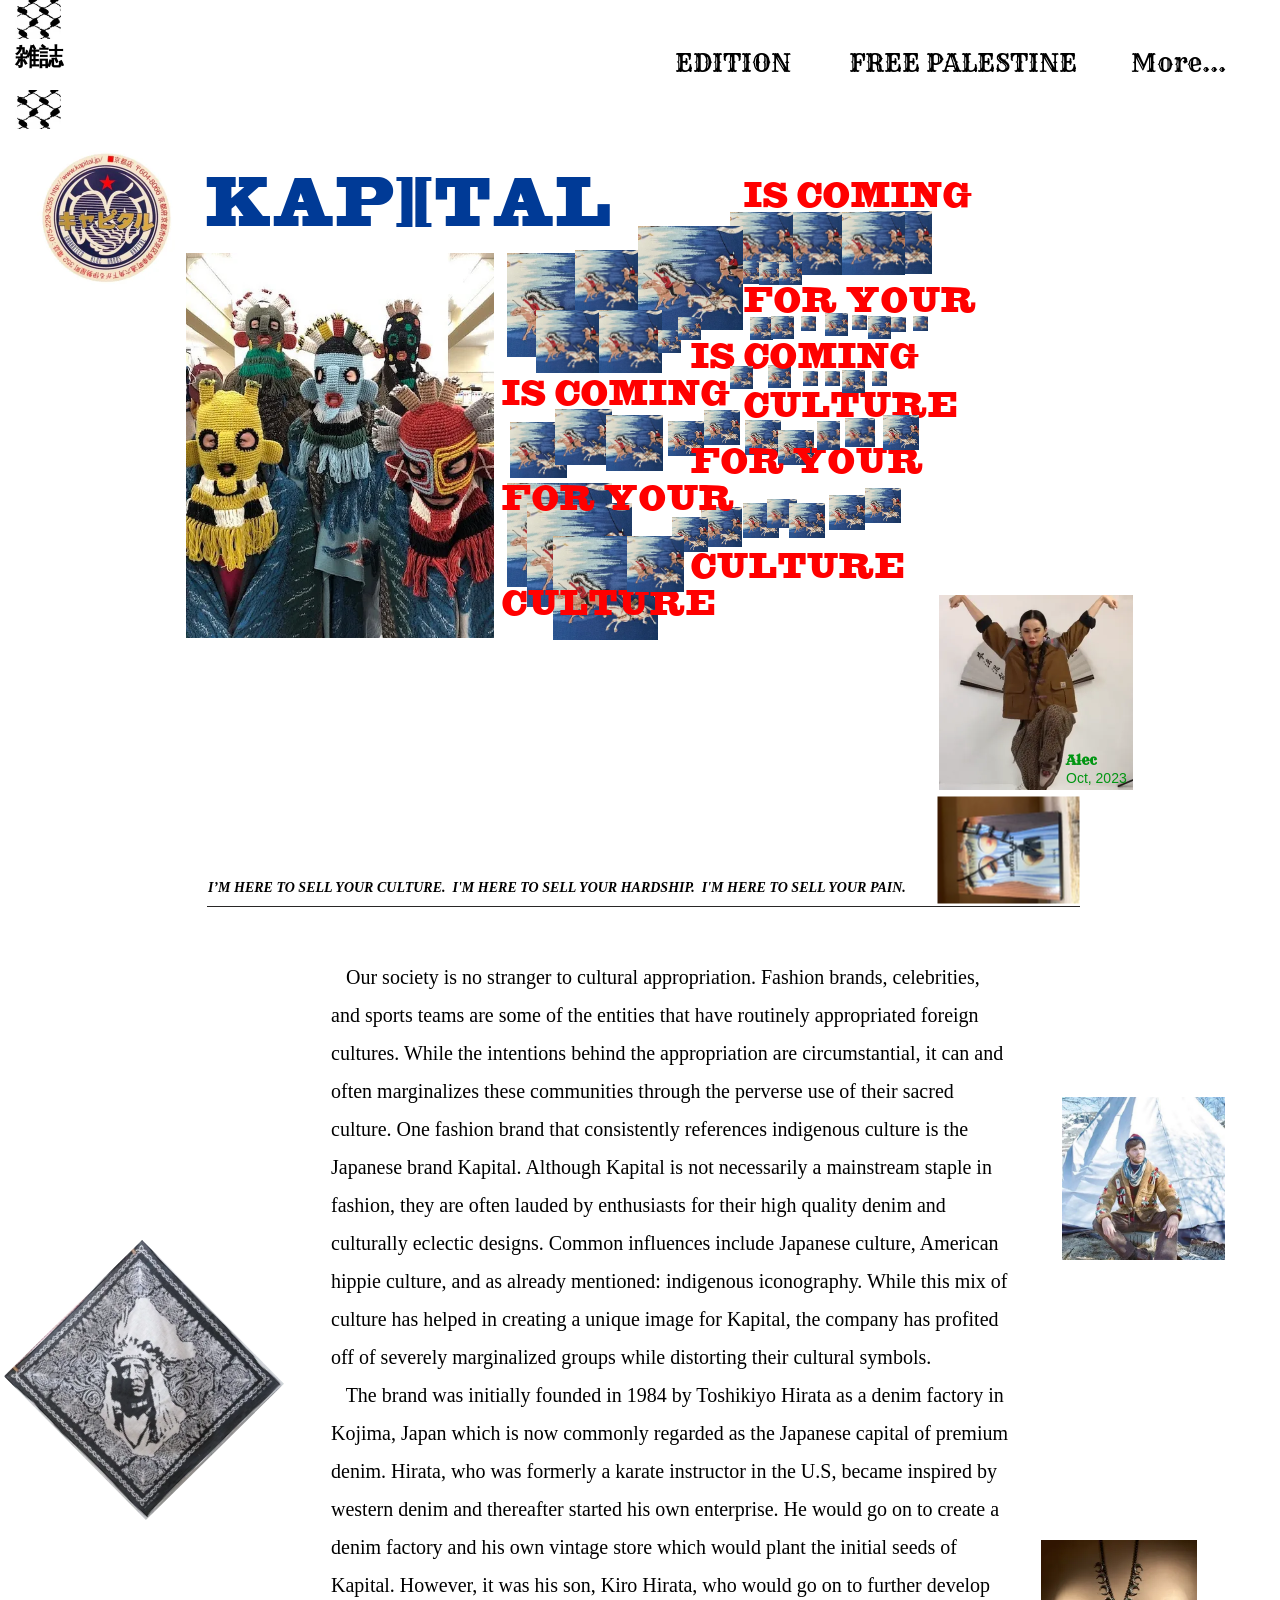
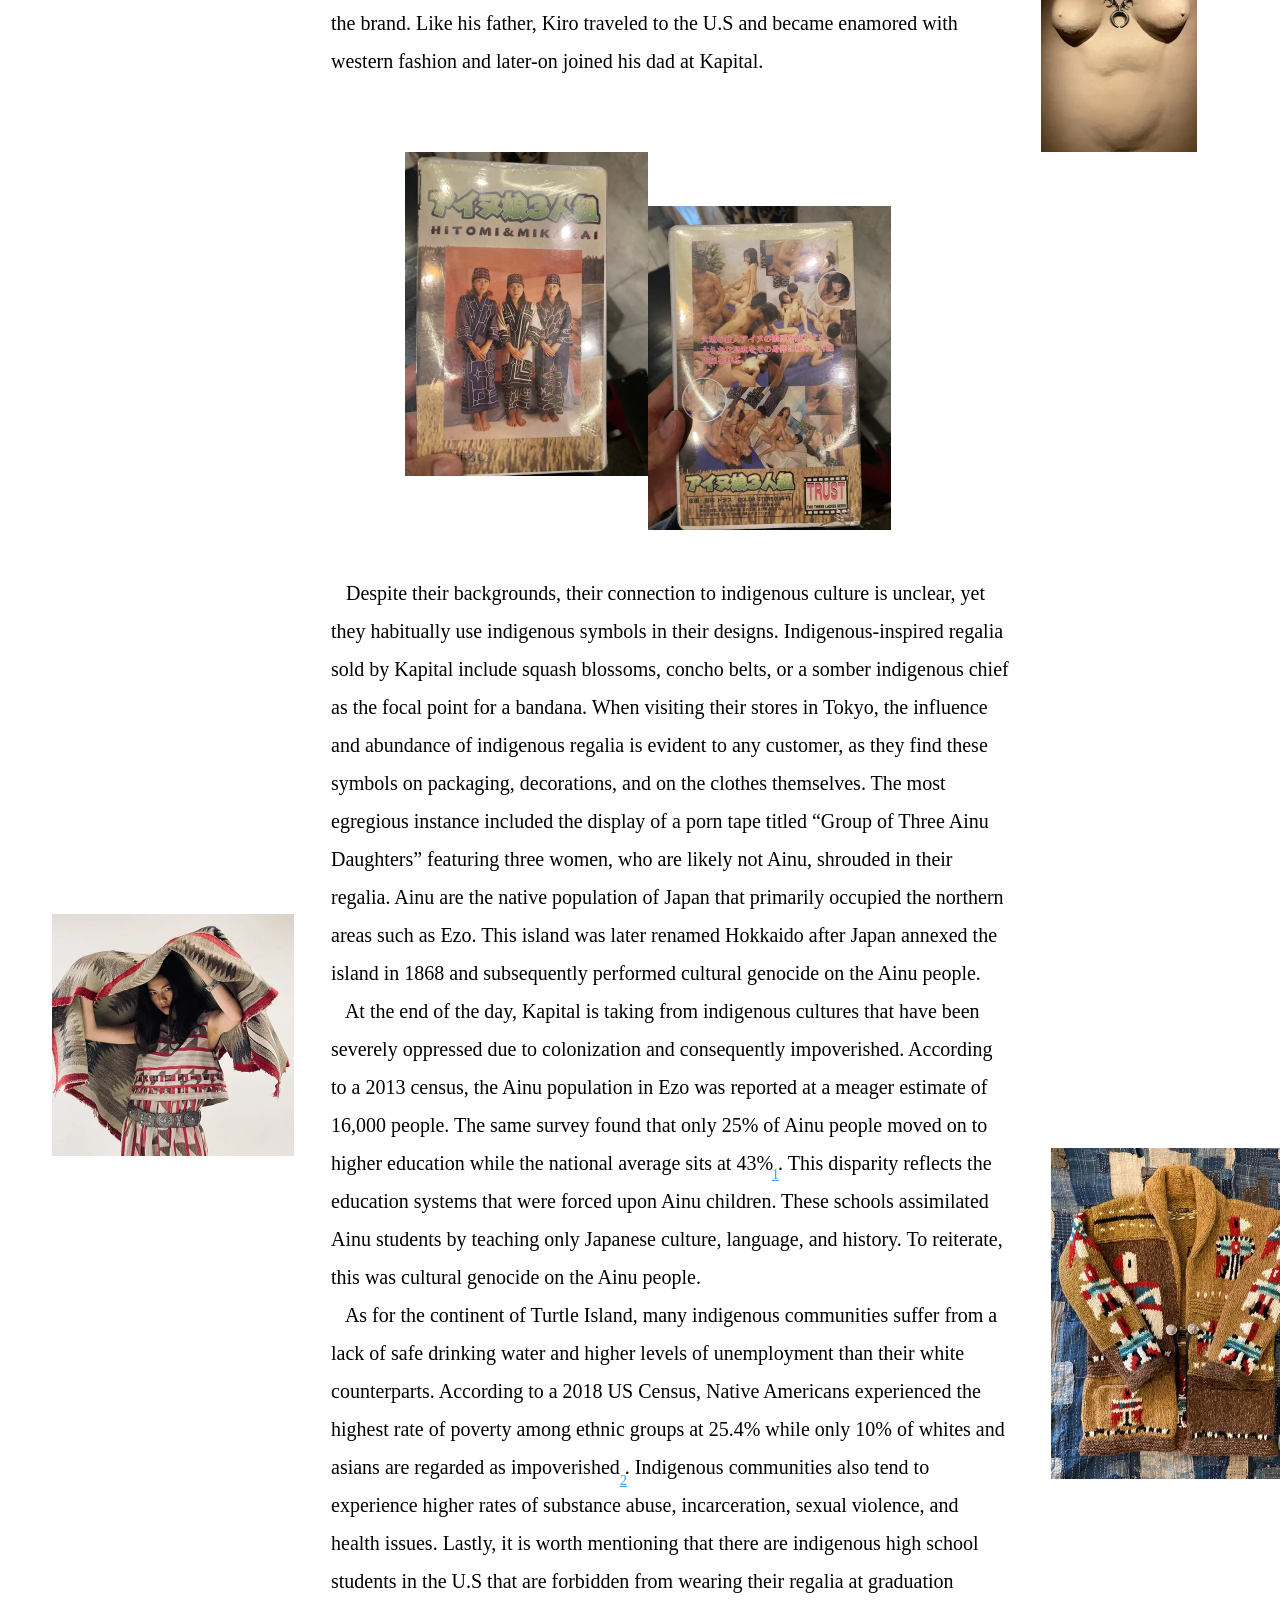
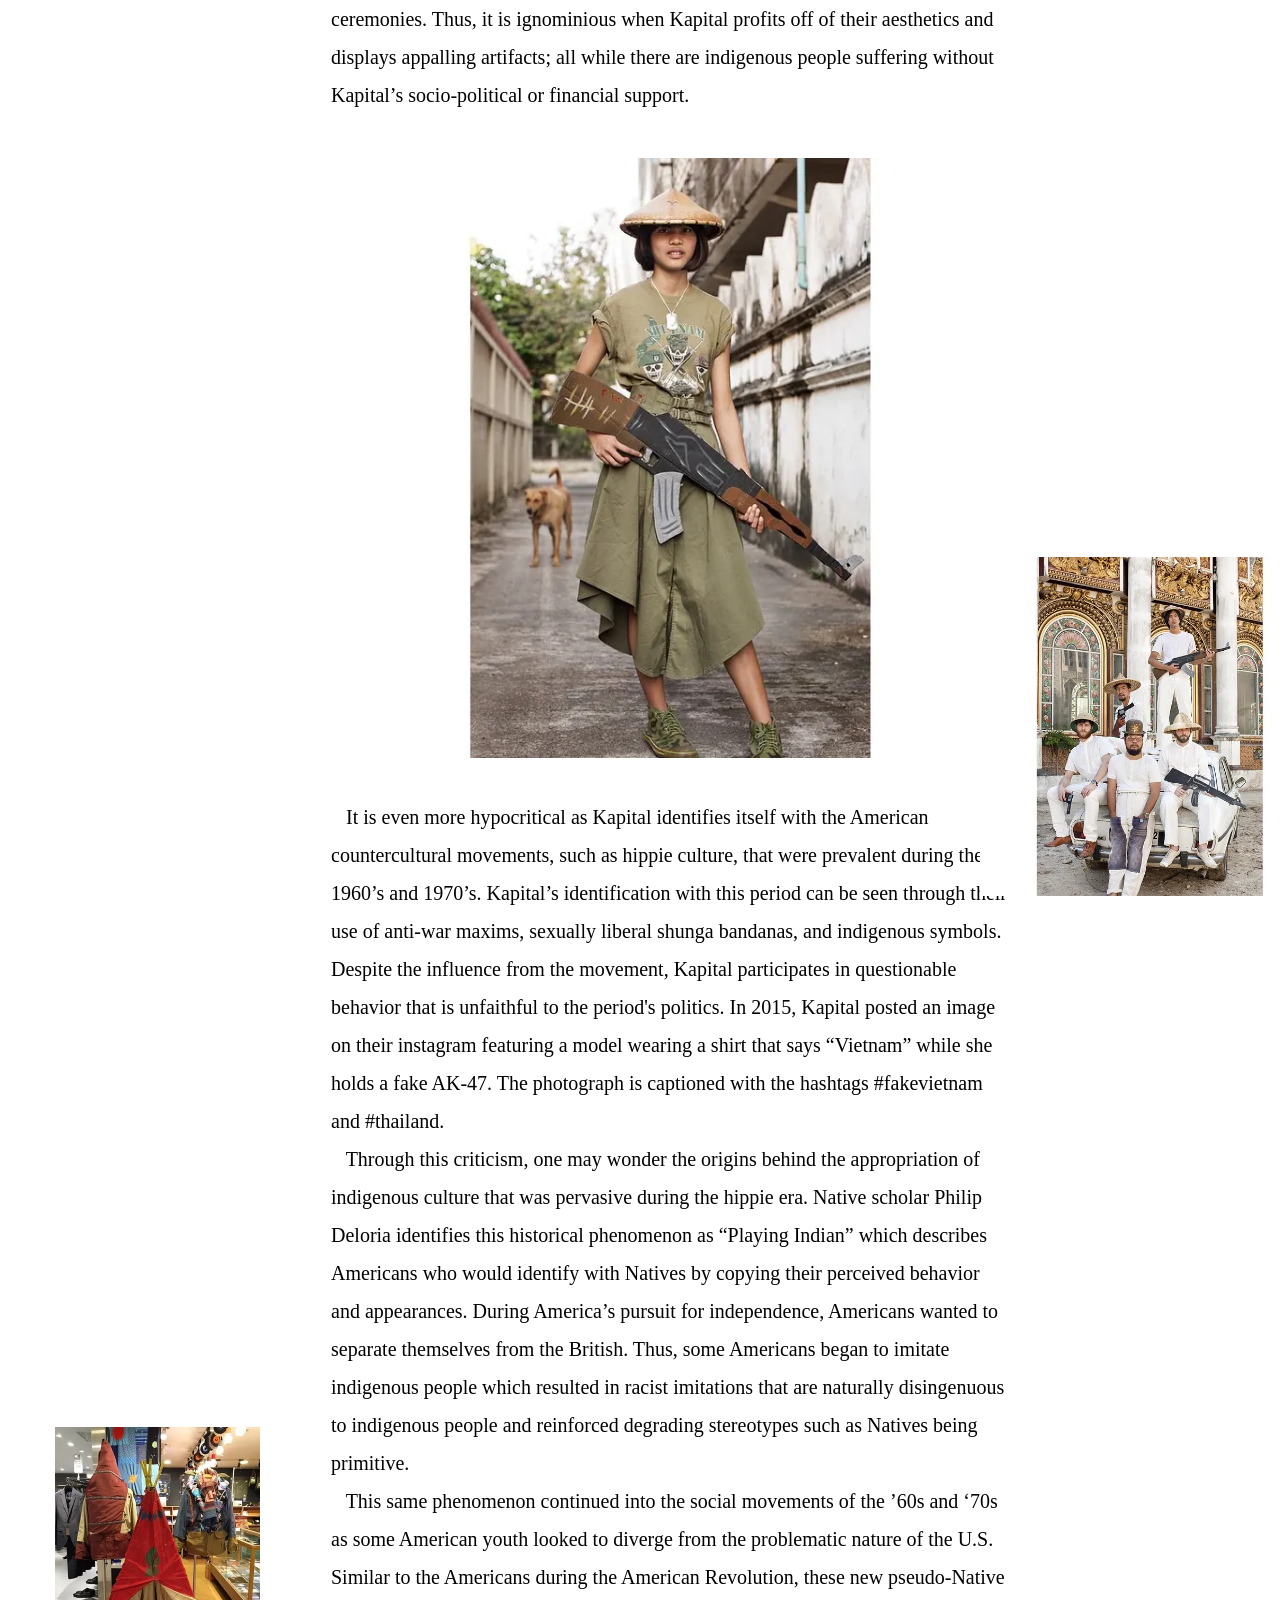
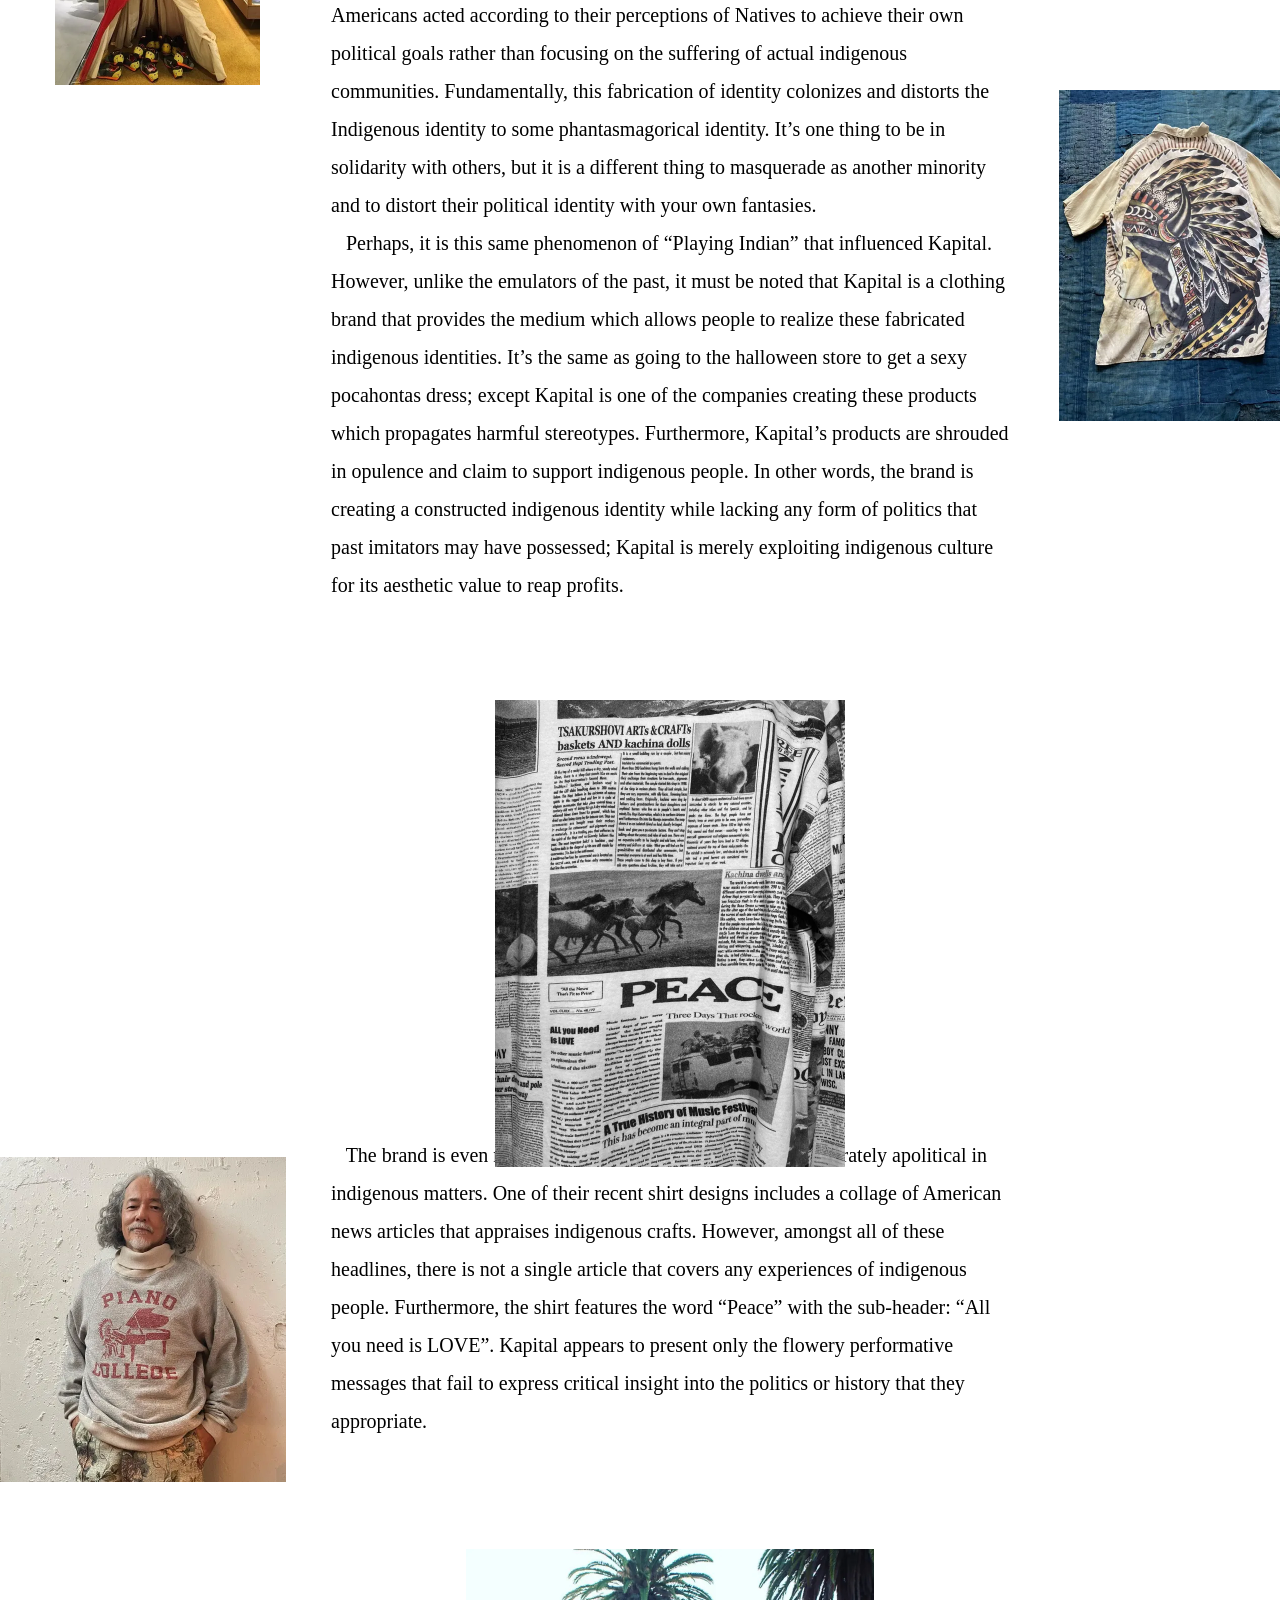
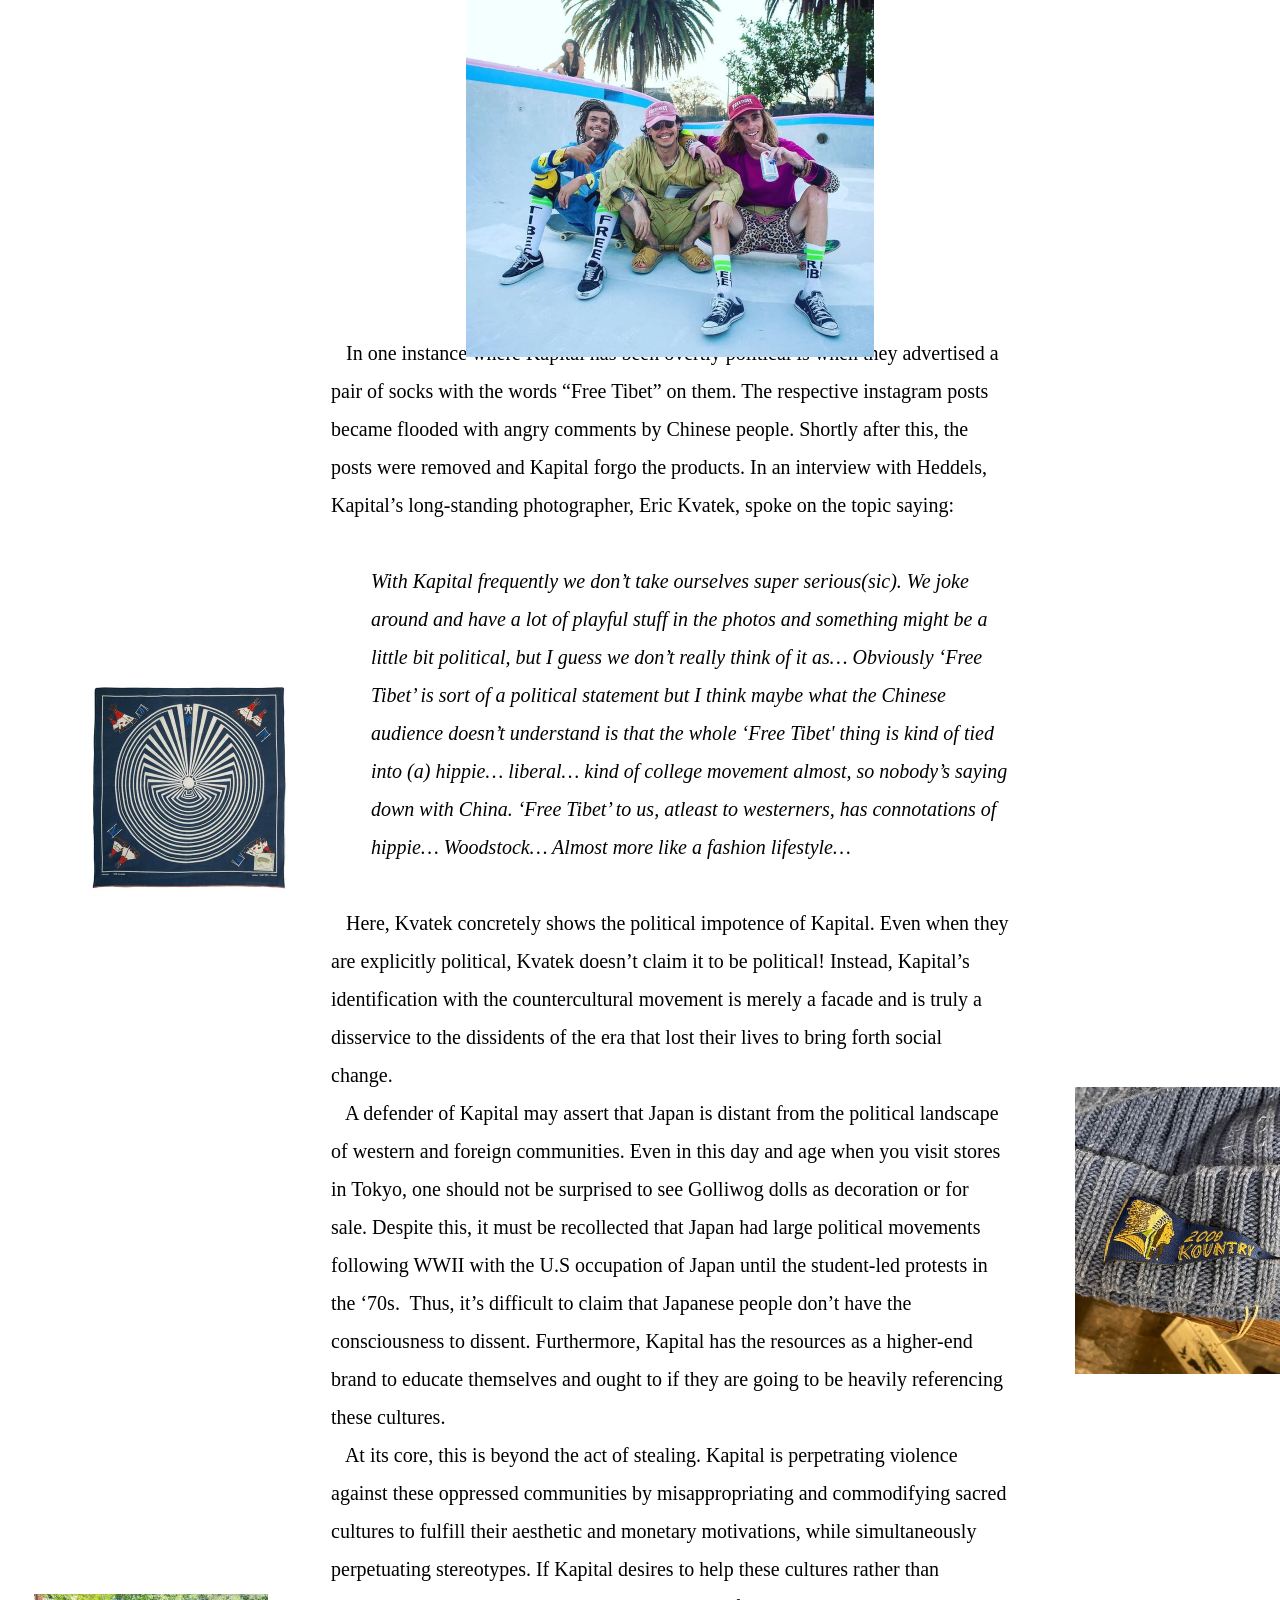
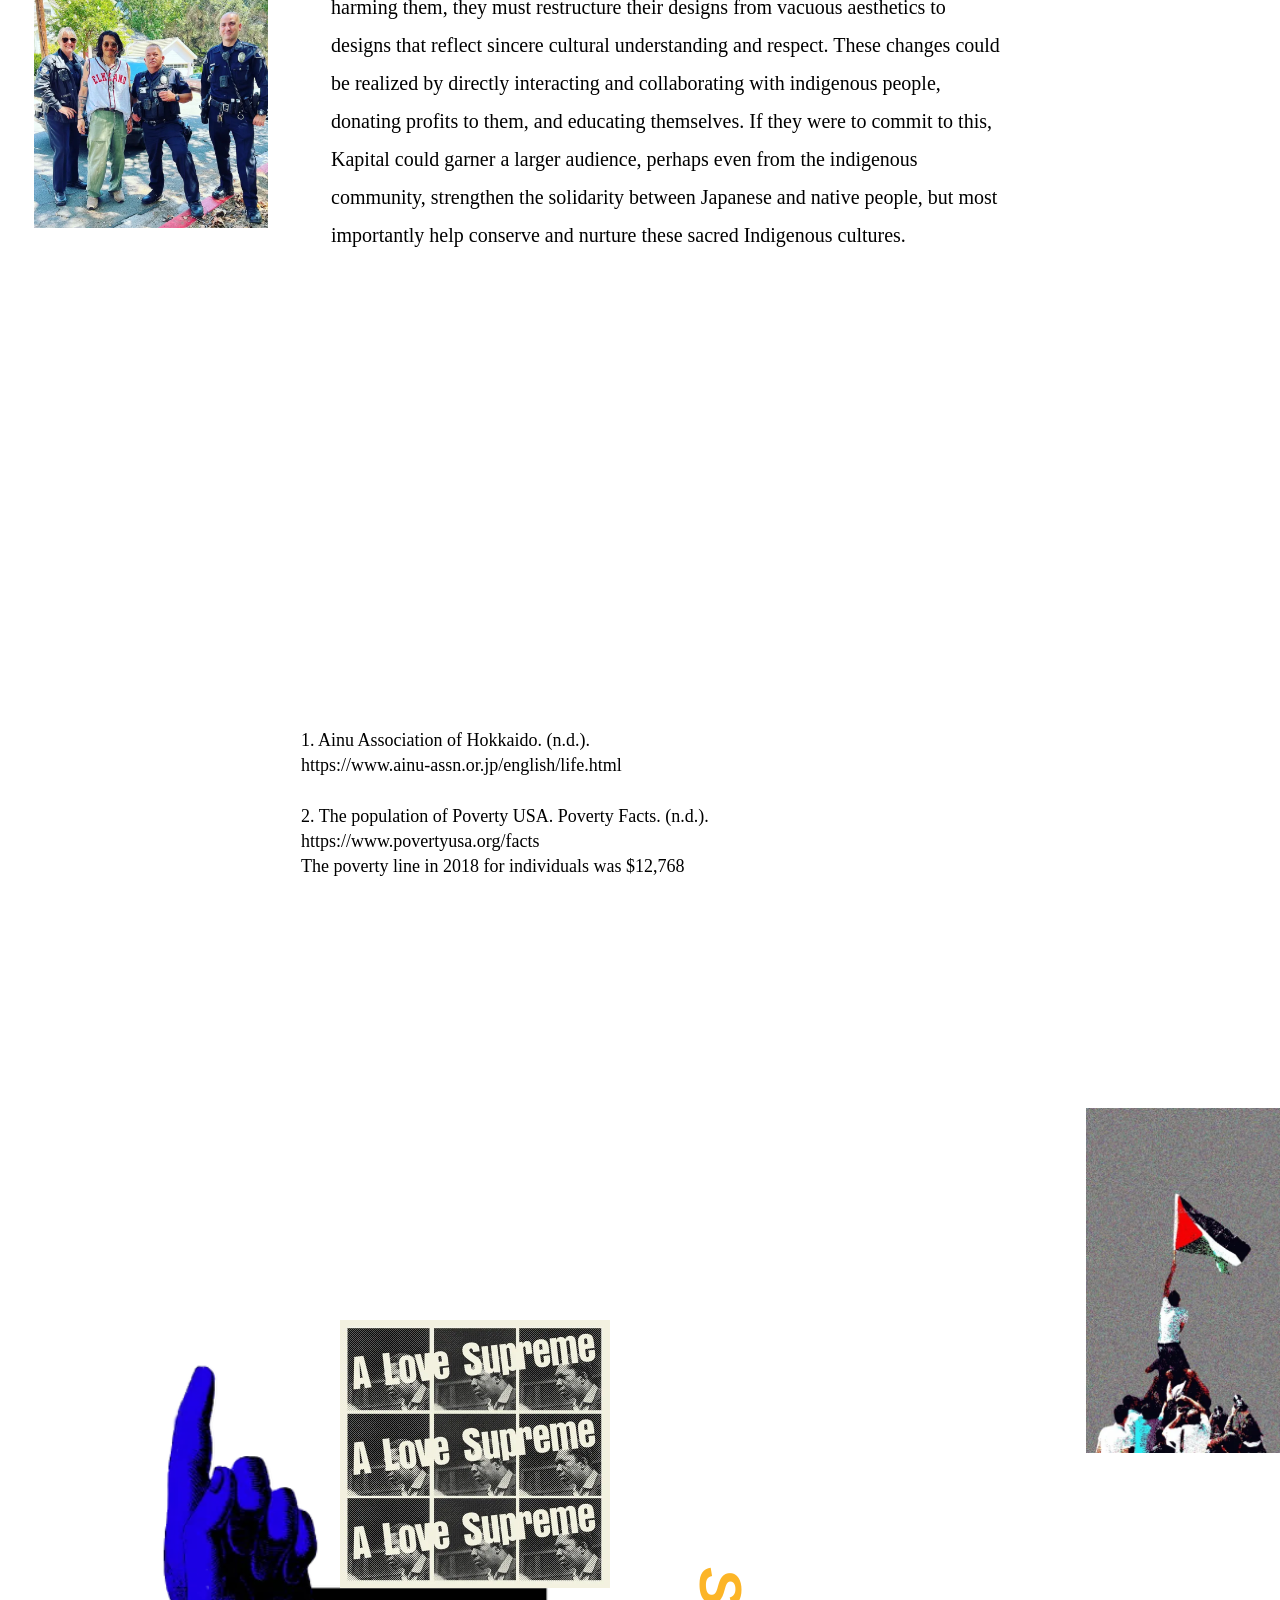
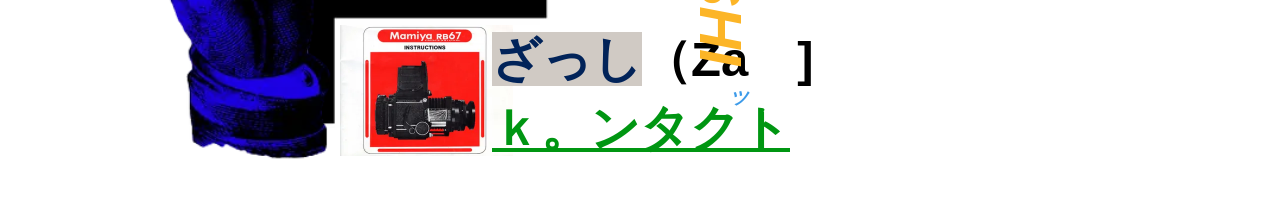
<file: kritique-of-kapital.html>
<!doctype html>
<html lang="en">
<head>
<meta charset="utf-8">
<meta name="viewport" content="width=device-width, initial-scale=1">
<title>Kritique of Kapital | Zashi Magazine</title>
<meta name="description" content="Zashi Magazine — an independent global art publication. Photography, culture, design, fashion, food, film, travel.">
<link rel="stylesheet" href="css/fonts.css">
<link rel="stylesheet" href="css/site.css">
<style>body{background:rgb(255, 255, 255)}@media (max-width:767px){body{background:rgb(255, 255, 255)}}</style>
<script>document.documentElement.className+=' js';</script>
</head>
<body>
<div class="stage d" data-bg="rgb(255, 255, 255)" style="width:1280px;height:9763px">
<header class="hdr" style="height:146px;position:sticky">
<div class="c i anim" style="left:75px;top:10.0px;width:121px;height:100px;--a:z-fadeIn 880ms cubic-bezier(0.25, 0.46, 0.45, 0.94) 1000ms both, z-shapeIn 1100ms cubic-bezier(0.645, 0.045, 0.355, 1) 1000ms both;--motion-shape-start:inset(50%);--motion-shape-end:inset(0%);;"><a href="home-1.html"><video class="lazyv" data-src="media/01af44bafd.mp4" muted loop playsinline autoplay preload="none" aria-label="Disco Japan Tori" style="left:0px;top:0px;width:121px;height:100px;object-fit:cover;object-position:50% 50%"></video></a></div>
<div class="c t" style="left:15px;top:41.0px;width:198px;height:32px"><p style="text-align:start;line-height:normal;margin:0px 0px 0px 0px;font-family:'Helvetica Neue', Helvetica, Arimo, Arial, sans-serif;font-size:24px;font-weight:400;font-style:normal;color:rgb(0, 0, 0);white-space:nowrap"><a href="home-1.html"><span style="font-weight:700">雑誌  </span><span style="font-size:10px;font-weight:700;color:rgb(255, 255, 255)">HOME</span></a></p></div>
<div class="c i" style="left:15px;top:0.0px;width:46px;height:39px;"><a href="home-1.html"><img src="media/70c761ef16-5269.webp" alt="Palestinian Keffiyeh" loading="lazy" decoding="async" width="94" height="78" style="left:0px;top:0px;width:46px;height:39px;object-fit:cover;object-position:50% 50%"></a></div>
<div class="c i" style="left:15px;top:90.0px;width:46px;height:39px;"><a href="home-1.html"><img src="media/70c761ef16-5269.webp" alt="Palestinian Keffiyeh" loading="lazy" decoding="async" width="94" height="78" style="left:0px;top:0px;width:46px;height:39px;object-fit:cover;object-position:50% 50%"></a></div>
<a class="c nav" href="edition-1.html" style="left:675.296875px;top:51px;font-family:Rye, fantasy;font-size:25px;color:rgb(0, 0, 0);font-weight:400">EDITION</a>
<a class="c nav" href="free-palestine.html" style="left:849.328125px;top:51px;font-family:Rye, fantasy;font-size:25px;color:rgb(0, 0, 0);font-weight:400">FREE PALESTINE</a>
<div class="c nav more" style="left:1131.09375px;top:51px;font-family:Rye, fantasy;font-size:25px;color:rgb(0, 0, 0);font-weight:400" tabindex="0"><span>More...</span><div class="drop"><a href="guerilla-tactics.html">GUERILLA TACTICS</a><a href="about-1.html">ABOUT</a><a href="contact-1.html">CONTACT</a></div></div>
</header>
<main class="pg">
<div class="c i" style="left:23px;top:136.0px;width:163px;height:163px;"><img src="media/abd93ae1f4.webp" alt="Kapital blue hands" loading="lazy" decoding="async" width="326" height="326" style="left:0px;top:0px;width:163px;height:163px;object-fit:cover;object-position:50% 50%"></div>
<div class="c t" style="left:204px;top:153.8px;width:872px;height:98px"><p style="text-align:start;line-height:96.6px;margin:0px 0px 0px 0px;font-family:'Helvetica Neue', Helvetica, Arimo, Arial, sans-serif;font-size:69px;font-weight:700;font-style:normal;color:rgb(0, 0, 0);white-space:nowrap"><span style="font-family:Leadville, Rye, serif;color:rgb(0, 58, 150);font-weight:400">KAP][TAL</span></p></div>
<div class="c t" style="left:743px;top:142.0px;width:293px;height:315px"><p style="text-align:start;line-height:105px;margin:0px 0px 0px 0px;font-family:'Helvetica Neue', Helvetica, Arimo, Arial, sans-serif;font-size:35px;font-weight:700;font-style:normal;color:rgb(0, 0, 0)"><span style="font-family:Leadville, Rye, serif;color:rgb(255, 0, 0);font-weight:400">IS COMING FOR YOUR CULTURE</span></p></div>
<div class="c i" style="left:507px;top:253.0px;width:105px;height:104px;"><img src="media/d591b5061f.webp" alt="" loading="lazy" decoding="async" width="254" height="254" style="left:0px;top:0px;width:105px;height:104px;object-fit:cover;object-position:50% 50%"></div>
<div class="c i" style="left:869px;top:210.6px;width:63px;height:63px;"><img src="media/d591b5061f.webp" alt="" loading="lazy" decoding="async" width="254" height="254" style="left:0px;top:0px;width:63px;height:63px;object-fit:cover;object-position:50% 50%"></div>
<div class="c i" style="left:842px;top:211.6px;width:63px;height:63px;"><img src="media/d591b5061f.webp" alt="" loading="lazy" decoding="async" width="254" height="254" style="left:0px;top:0px;width:63px;height:63px;object-fit:cover;object-position:50% 50%"></div>
<div class="c i" style="left:779px;top:211.6px;width:63px;height:63px;"><img src="media/d591b5061f.webp" alt="" loading="lazy" decoding="async" width="254" height="254" style="left:0px;top:0px;width:63px;height:63px;object-fit:cover;object-position:50% 50%"></div>
<div class="c i" style="left:575px;top:250.0px;width:63px;height:63px;"><img src="media/d591b5061f.webp" alt="" loading="lazy" decoding="async" width="254" height="254" style="left:0px;top:0px;width:63px;height:63px;object-fit:cover;object-position:50% 50%"></div>
<div class="c i" style="left:730px;top:211.6px;width:63px;height:63px;"><img src="media/d591b5061f.webp" alt="" loading="lazy" decoding="async" width="254" height="254" style="left:0px;top:0px;width:63px;height:63px;object-fit:cover;object-position:50% 50%"></div>
<div class="c i" style="left:739px;top:261.0px;width:23px;height:23px;"><img src="media/d591b5061f.webp" alt="" loading="lazy" decoding="async" width="254" height="254" style="left:0px;top:0px;width:23px;height:23px;object-fit:cover;object-position:50% 50%"></div>
<div class="c i" style="left:759px;top:262.0px;width:23px;height:23px;"><img src="media/d591b5061f.webp" alt="" loading="lazy" decoding="async" width="254" height="254" style="left:0px;top:0px;width:23px;height:23px;object-fit:cover;object-position:50% 50%"></div>
<div class="c i" style="left:779px;top:262.0px;width:23px;height:23px;"><img src="media/d591b5061f.webp" alt="" loading="lazy" decoding="async" width="254" height="254" style="left:0px;top:0px;width:23px;height:23px;object-fit:cover;object-position:50% 50%"></div>
<div class="c i" style="left:668px;top:421.0px;width:36px;height:35px;"><img src="media/d591b5061f.webp" alt="" loading="lazy" decoding="async" width="254" height="254" style="left:0px;top:0px;width:36px;height:35px;object-fit:cover;object-position:50% 50%"></div>
<div class="c i" style="left:768px;top:365.0px;width:23px;height:23px;"><img src="media/d591b5061f.webp" alt="" loading="lazy" decoding="async" width="254" height="254" style="left:0px;top:0px;width:23px;height:23px;object-fit:cover;object-position:50% 50%"></div>
<div class="c i" style="left:743px;top:503.0px;width:36px;height:35px;"><img src="media/d591b5061f.webp" alt="" loading="lazy" decoding="async" width="254" height="254" style="left:0px;top:0px;width:36px;height:35px;object-fit:cover;object-position:50% 50%"></div>
<div class="c i" style="left:701px;top:507.0px;width:41px;height:40px;"><img src="media/d591b5061f.webp" alt="" loading="lazy" decoding="async" width="254" height="254" style="left:0px;top:0px;width:41px;height:40px;object-fit:cover;object-position:50% 50%"></div>
<div class="c i" style="left:745px;top:420.0px;width:36px;height:35px;"><img src="media/d591b5061f.webp" alt="" loading="lazy" decoding="async" width="254" height="254" style="left:0px;top:0px;width:36px;height:35px;object-fit:cover;object-position:50% 50%"></div>
<div class="c i" style="left:778px;top:430.0px;width:36px;height:35px;"><img src="media/d591b5061f.webp" alt="" loading="lazy" decoding="async" width="254" height="254" style="left:0px;top:0px;width:36px;height:35px;object-fit:cover;object-position:50% 50%"></div>
<div class="c i" style="left:939px;top:595.0px;width:194px;height:195px;"><img src="media/fb22471290.webp" alt="Kapital questionable image" loading="lazy" decoding="async" width="388" height="390" style="left:0px;top:0px;width:194px;height:195px;object-fit:cover;object-position:50% 50%"></div>
<div class="c i" style="left:186px;top:253.0px;width:308px;height:385px;"><img src="media/e3021fb14b.webp" alt="Kapital Mob" loading="lazy" decoding="async" width="480" height="600" style="left:0px;top:0px;width:308px;height:385px;object-fit:cover;object-position:50% 50%"></div>
<div class="c i" style="left:913px;top:316.0px;width:15px;height:15px;"><img src="media/d591b5061f.webp" alt="" loading="lazy" decoding="async" width="254" height="254" style="left:0px;top:0px;width:15px;height:15px;object-fit:cover;object-position:50% 50%"></div>
<div class="c i" style="left:638px;top:226.0px;width:105px;height:104px;"><img src="media/d591b5061f.webp" alt="Kapital Clothing" loading="lazy" decoding="async" width="254" height="254" style="left:0px;top:0px;width:105px;height:104px;object-fit:cover;object-position:50% 50%"></div>
<div class="c i" style="left:868px;top:316.0px;width:23px;height:23px;"><img src="media/d591b5061f.webp" alt="" loading="lazy" decoding="async" width="254" height="254" style="left:0px;top:0px;width:23px;height:23px;object-fit:cover;object-position:50% 50%"></div>
<div class="c i" style="left:767px;top:499.0px;width:30px;height:29px;"><img src="media/d591b5061f.webp" alt="" loading="lazy" decoding="async" width="254" height="254" style="left:0px;top:0px;width:30px;height:29px;object-fit:cover;object-position:50% 50%"></div>
<div class="c i" style="left:672px;top:517.0px;width:36px;height:35px;"><img src="media/d591b5061f.webp" alt="" loading="lazy" decoding="async" width="254" height="254" style="left:0px;top:0px;width:36px;height:35px;object-fit:cover;object-position:50% 50%"></div>
<div class="c t" style="left:690px;top:303.0px;width:293px;height:315px"><p style="text-align:start;line-height:105px;margin:0px 0px 0px 0px;font-family:'Helvetica Neue', Helvetica, Arimo, Arial, sans-serif;font-size:35px;font-weight:700;font-style:normal;color:rgb(0, 0, 0)"><span style="font-family:Leadville, Rye, serif;color:rgb(255, 0, 0);font-weight:400">IS COMING FOR YOUR CULTURE</span></p></div>
<div class="c i" style="left:507px;top:483.0px;width:105px;height:104px;"><img src="media/d591b5061f.webp" alt="" loading="lazy" decoding="async" width="254" height="254" style="left:0px;top:0px;width:105px;height:104px;object-fit:cover;object-position:50% 50%"></div>
<div class="c i" style="left:527px;top:503.0px;width:105px;height:104px;"><img src="media/d591b5061f.webp" alt="" loading="lazy" decoding="async" width="254" height="254" style="left:0px;top:0px;width:105px;height:104px;object-fit:cover;object-position:50% 50%"></div>
<div class="c i" style="left:553px;top:536.0px;width:105px;height:104px;"><img src="media/d591b5061f.webp" alt="" loading="lazy" decoding="async" width="254" height="254" style="left:0px;top:0px;width:105px;height:104px;object-fit:cover;object-position:50% 50%"></div>
<div class="c t" style="left:501px;top:340.0px;width:293px;height:315px"><p style="text-align:start;line-height:105px;margin:0px 0px 0px 0px;font-family:'Helvetica Neue', Helvetica, Arimo, Arial, sans-serif;font-size:35px;font-weight:700;font-style:normal;color:rgb(0, 0, 0)"><span style="font-family:Leadville, Rye, serif;color:rgb(255, 0, 0);font-weight:400">IS COMING FOR YOUR CULTURE</span></p></div>
<div class="c i" style="left:789px;top:503.0px;width:36px;height:35px;"><img src="media/d591b5061f.webp" alt="" loading="lazy" decoding="async" width="254" height="254" style="left:0px;top:0px;width:36px;height:35px;object-fit:cover;object-position:50% 50%"></div>
<div class="c i" style="left:829px;top:495.0px;width:36px;height:35px;"><img src="media/d591b5061f.webp" alt="" loading="lazy" decoding="async" width="254" height="254" style="left:0px;top:0px;width:36px;height:35px;object-fit:cover;object-position:50% 50%"></div>
<div class="c i" style="left:865px;top:488.0px;width:36px;height:35px;"><img src="media/d591b5061f.webp" alt="" loading="lazy" decoding="async" width="254" height="254" style="left:0px;top:0px;width:36px;height:35px;object-fit:cover;object-position:50% 50%"></div>
<div class="c i" style="left:704px;top:410.0px;width:36px;height:35px;"><img src="media/d591b5061f.webp" alt="" loading="lazy" decoding="async" width="254" height="254" style="left:0px;top:0px;width:36px;height:35px;object-fit:cover;object-position:50% 50%"></div>
<div class="c i" style="left:845px;top:418.0px;width:30px;height:29px;"><img src="media/d591b5061f.webp" alt="" loading="lazy" decoding="async" width="254" height="254" style="left:0px;top:0px;width:30px;height:29px;object-fit:cover;object-position:50% 50%"></div>
<div class="c i" style="left:883px;top:415.0px;width:36px;height:35px;"><img src="media/d591b5061f.webp" alt="" loading="lazy" decoding="async" width="254" height="254" style="left:0px;top:0px;width:36px;height:35px;object-fit:cover;object-position:50% 50%"></div>
<div class="c i" style="left:510px;top:422.0px;width:57px;height:56px;"><img src="media/d591b5061f.webp" alt="" loading="lazy" decoding="async" width="254" height="254" style="left:0px;top:0px;width:57px;height:56px;object-fit:cover;object-position:50% 50%"></div>
<div class="c i" style="left:555px;top:409.0px;width:57px;height:56px;"><img src="media/d591b5061f.webp" alt="" loading="lazy" decoding="async" width="254" height="254" style="left:0px;top:0px;width:57px;height:56px;object-fit:cover;object-position:50% 50%"></div>
<div class="c i" style="left:606px;top:415.0px;width:57px;height:56px;"><img src="media/d591b5061f.webp" alt="" loading="lazy" decoding="async" width="254" height="254" style="left:0px;top:0px;width:57px;height:56px;object-fit:cover;object-position:50% 50%"></div>
<div class="c i" style="left:627px;top:536.0px;width:57px;height:56px;"><img src="media/d591b5061f.webp" alt="" loading="lazy" decoding="async" width="254" height="254" style="left:0px;top:0px;width:57px;height:56px;object-fit:cover;object-position:50% 50%"></div>
<div class="c i" style="left:599px;top:310.0px;width:63px;height:63px;"><img src="media/d591b5061f.webp" alt="" loading="lazy" decoding="async" width="254" height="254" style="left:0px;top:0px;width:63px;height:63px;object-fit:cover;object-position:50% 50%"></div>
<div class="c i" style="left:803px;top:371.0px;width:15px;height:15px;"><img src="media/d591b5061f.webp" alt="" loading="lazy" decoding="async" width="254" height="254" style="left:0px;top:0px;width:15px;height:15px;object-fit:cover;object-position:50% 50%"></div>
<div class="c i" style="left:872px;top:371.0px;width:15px;height:15px;"><img src="media/d591b5061f.webp" alt="" loading="lazy" decoding="async" width="254" height="254" style="left:0px;top:0px;width:15px;height:15px;object-fit:cover;object-position:50% 50%"></div>
<div class="c i" style="left:536px;top:310.0px;width:63px;height:63px;"><img src="media/d591b5061f.webp" alt="" loading="lazy" decoding="async" width="254" height="254" style="left:0px;top:0px;width:63px;height:63px;object-fit:cover;object-position:50% 50%"></div>
<div class="c i" style="left:825px;top:371.0px;width:15px;height:15px;"><img src="media/d591b5061f.webp" alt="" loading="lazy" decoding="async" width="254" height="254" style="left:0px;top:0px;width:15px;height:15px;object-fit:cover;object-position:50% 50%"></div>
<div class="c i" style="left:750px;top:317.0px;width:23px;height:23px;"><img src="media/d591b5061f.webp" alt="" loading="lazy" decoding="async" width="254" height="254" style="left:0px;top:0px;width:23px;height:23px;object-fit:cover;object-position:50% 50%"></div>
<div class="c i" style="left:771px;top:316.0px;width:23px;height:23px;"><img src="media/d591b5061f.webp" alt="" loading="lazy" decoding="async" width="254" height="254" style="left:0px;top:0px;width:23px;height:23px;object-fit:cover;object-position:50% 50%"></div>
<div class="c i" style="left:801px;top:316.0px;width:15px;height:15px;"><img src="media/d591b5061f.webp" alt="" loading="lazy" decoding="async" width="254" height="254" style="left:0px;top:0px;width:15px;height:15px;object-fit:cover;object-position:50% 50%"></div>
<div class="c i" style="left:658px;top:330.0px;width:23px;height:23px;"><img src="media/d591b5061f.webp" alt="" loading="lazy" decoding="async" width="254" height="254" style="left:0px;top:0px;width:23px;height:23px;object-fit:cover;object-position:50% 50%"></div>
<div class="c i" style="left:825px;top:313.0px;width:23px;height:23px;"><img src="media/d591b5061f.webp" alt="" loading="lazy" decoding="async" width="254" height="254" style="left:0px;top:0px;width:23px;height:23px;object-fit:cover;object-position:50% 50%"></div>
<div class="c i" style="left:842px;top:370.0px;width:23px;height:23px;"><img src="media/d591b5061f.webp" alt="" loading="lazy" decoding="async" width="254" height="254" style="left:0px;top:0px;width:23px;height:23px;object-fit:cover;object-position:50% 50%"></div>
<div class="c i" style="left:730px;top:366.0px;width:23px;height:23px;"><img src="media/d591b5061f.webp" alt="" loading="lazy" decoding="async" width="254" height="254" style="left:0px;top:0px;width:23px;height:23px;object-fit:cover;object-position:50% 50%"></div>
<div class="c i" style="left:678px;top:317.0px;width:23px;height:23px;"><img src="media/d591b5061f.webp" alt="" loading="lazy" decoding="async" width="254" height="254" style="left:0px;top:0px;width:23px;height:23px;object-fit:cover;object-position:50% 50%"></div>
<div class="c i" style="left:817px;top:421.0px;width:23px;height:29px;"><img src="media/d591b5061f.webp" alt="" loading="lazy" decoding="async" width="254" height="254" style="left:0px;top:0px;width:23px;height:29px;object-fit:cover;object-position:50% 50%"></div>
<div class="c i" style="left:852px;top:315.0px;width:15px;height:15px;"><img src="media/d591b5061f.webp" alt="" loading="lazy" decoding="async" width="254" height="254" style="left:0px;top:0px;width:15px;height:15px;object-fit:cover;object-position:50% 50%"></div>
<div class="c i" style="left:891px;top:317.0px;width:15px;height:15px;"><img src="media/d591b5061f.webp" alt="" loading="lazy" decoding="async" width="254" height="254" style="left:0px;top:0px;width:15px;height:15px;object-fit:cover;object-position:50% 50%"></div>
<div class="c i" style="left:955px;top:779.4px;width:107px;height:142px;transform:matrix(0.00000,-1.00000,1.00000,0.00000,0,0);"><img src="media/c97ac5c045.webp" alt="" loading="lazy" decoding="async" width="214" height="286" style="left:0px;top:0px;width:107px;height:142px;object-fit:cover;object-position:50% 50%"></div>
<div class="c t" style="left:1066px;top:751.2px;width:97px;height:37px"><p style="text-align:start;line-height:18.2px;margin:0px 0px 0px 0px;font-family:'Helvetica Neue', Helvetica, Arimo, Arial, sans-serif;font-size:14px;font-weight:700;font-style:normal;color:rgb(0, 0, 0);white-space:nowrap"><span style="font-family:Rye, fantasy;font-weight:700;color:rgb(0, 150, 18)">Alec</span></p><p style="text-align:start;line-height:18.2px;margin:0px 0px 0px 0px;font-family:'Helvetica Neue', Helvetica, Arimo, Arial, sans-serif;font-size:14px;font-weight:700;font-style:normal;color:rgb(0, 0, 0);white-space:nowrap"><span style="font-family:'Helvetica Neue', Helvetica, Arimo, Arial, sans-serif;color:rgb(0, 150, 18);font-weight:300">Oct, 2023</span></p></div>
<div class="c t" style="left:208px;top:877.5px;width:673px;height:19px"><p style="text-align:start;line-height:18.2px;margin:0px 0px 0px 0px;font-family:'Helvetica Neue', Helvetica, Arimo, Arial, sans-serif;font-size:14px;font-weight:700;font-style:normal;color:rgb(0, 0, 0);white-space:nowrap"><span style="font-family:'Times New Roman', Times, serif;font-style:italic">I’M HERE TO SELL YOUR CULTURE.  </span><span style="font-family:'Times New Roman', Times, serif;font-style:italic">I'M HERE TO SELL YOUR HARDSHIP.  </span><span style="font-family:'Times New Roman', Times, serif;font-style:italic">I'M HERE TO SELL YOUR PAIN. </span></p></div>
<div class="c bx" style="left:207px;top:905.6px;width:873px;height:7px;border-style:solid;border-width:1px 0px 0px 0px;border-color:rgb(40, 38, 38)"></div>
<div class="c i" style="left:47px;top:1278.6px;width:194px;height:202px;transform:matrix(0.71181,-0.70237,0.70237,0.71181,0,0);"><img src="media/a1dca22356-8429.webp" alt="Kapital bandana" loading="lazy" decoding="async" width="388" height="404" style="left:0px;top:0px;width:194px;height:202px;object-fit:cover;object-position:50% 50%"></div>
<div class="c i" style="left:52px;top:2513.6px;width:242px;height:242px;"><img src="media/4c2ba40aaa.webp" alt="Kapital model in fullly appopriated indigenous attire" loading="lazy" decoding="async" width="484" height="484" style="left:0px;top:0px;width:242px;height:242px;object-fit:cover;object-position:50% 50%"></div>
<div class="c i" style="left:55px;top:4626.6px;width:205px;height:258px;"><img src="media/bc2e911d71.webp" alt="Kapital Teepee" loading="lazy" decoding="async" width="412" height="516" style="left:0px;top:0px;width:205px;height:258px;object-fit:cover;object-position:50% 50%"></div>
<div class="c i" style="left:-39px;top:5956.6px;width:325px;height:325px;"><img src="media/f622524097.webp" alt="Kapital " loading="lazy" decoding="async" width="650" height="650" style="left:0px;top:0px;width:325px;height:325px;object-fit:cover;object-position:50% 50%"></div>
<div class="c i" style="left:88px;top:7048.6px;width:200px;height:267px;"><img src="media/df4f4fd57f.webp" alt="Kapital bandana" loading="lazy" decoding="async" width="400" height="534" style="left:0px;top:0px;width:200px;height:267px;object-fit:cover;object-position:50% 50%"></div>
<div class="c i" style="left:34px;top:7993.6px;width:234px;height:234px;"><img src="media/54a6bc5dc9.webp" alt="Kapital owner Hirata with police" loading="lazy" decoding="async" width="816" height="816" style="left:0px;top:0px;width:234px;height:234px;object-fit:cover;object-position:50% 50%"></div>
<div class="c t" style="left:331px;top:957.6px;width:678px;height:7296px"><p style="text-align:start;line-height:38px;margin:0px 0px 0px 0px;font-family:'Helvetica Neue', Helvetica, Arimo, Arial, sans-serif;font-size:20px;font-weight:400;font-style:normal;color:rgb(0, 0, 0)"><span style="font-family:'Times New Roman', Times, serif">   Our society is no stranger to cultural appropriation. Fashion brands, celebrities, and sports teams are some of the entities that have routinely appropriated foreign cultures. While the intentions behind the appropriation are circumstantial, it can and often marginalizes these communities through the perverse use of their sacred culture. One fashion brand that consistently references indigenous culture is the Japanese brand Kapital. Although Kapital is not necessarily a mainstream staple in fashion, they are often lauded by enthusiasts for their high quality denim and culturally eclectic designs. Common influences include Japanese culture, American hippie culture, and as already mentioned: indigenous iconography. While this mix of culture has helped in creating a unique image for Kapital, the company has profited off of severely marginalized groups while distorting their cultural symbols. </span></p><p style="text-align:start;line-height:38px;margin:0px 0px 0px 0px;font-family:'Helvetica Neue', Helvetica, Arimo, Arial, sans-serif;font-size:20px;font-weight:400;font-style:normal;color:rgb(0, 0, 0)"><span style="font-family:'Times New Roman', Times, serif">   The brand was initially founded in 1984 by Toshikiyo Hirata as a denim factory in Kojima, Japan which is now commonly regarded as the Japanese capital of premium denim. Hirata, who was formerly a karate instructor in the U.S, became inspired by western denim and thereafter started his own enterprise. He would go on to create a denim factory and his own vintage store which would plant the initial seeds of Kapital. However, it was his son, Kiro Hirata, who would go on to further develop the brand. Like his father, Kiro traveled to the U.S and became enamored with western fashion and later-on joined his dad at Kapital. </span></p><p style="text-align:start;line-height:38px;margin:0px 0px 0px 0px;font-family:'Helvetica Neue', Helvetica, Arimo, Arial, sans-serif;font-size:20px;font-weight:400;font-style:normal;color:rgb(0, 0, 0);white-space:nowrap"><span style="font-family:'Times New Roman', Times, serif">​</span></p><p style="text-align:start;line-height:38px;margin:0px 0px 0px 0px;font-family:'Helvetica Neue', Helvetica, Arimo, Arial, sans-serif;font-size:20px;font-weight:400;font-style:normal;color:rgb(0, 0, 0);white-space:nowrap"><span style="font-family:'Times New Roman', Times, serif">​</span></p><p style="text-align:start;line-height:38px;margin:0px 0px 0px 0px;font-family:'Helvetica Neue', Helvetica, Arimo, Arial, sans-serif;font-size:20px;font-weight:400;font-style:normal;color:rgb(0, 0, 0);white-space:nowrap"><span style="font-family:'Times New Roman', Times, serif">​</span></p><p style="text-align:start;line-height:38px;margin:0px 0px 0px 0px;font-family:'Helvetica Neue', Helvetica, Arimo, Arial, sans-serif;font-size:20px;font-weight:400;font-style:normal;color:rgb(0, 0, 0);white-space:nowrap"><span style="font-family:'Times New Roman', Times, serif">​</span></p><p style="text-align:start;line-height:38px;margin:0px 0px 0px 0px;font-family:'Helvetica Neue', Helvetica, Arimo, Arial, sans-serif;font-size:20px;font-weight:400;font-style:normal;color:rgb(0, 0, 0);white-space:nowrap"><span style="font-family:'Times New Roman', Times, serif">​</span></p><p style="text-align:start;line-height:38px;margin:0px 0px 0px 0px;font-family:'Helvetica Neue', Helvetica, Arimo, Arial, sans-serif;font-size:20px;font-weight:400;font-style:normal;color:rgb(0, 0, 0);white-space:nowrap"><span style="font-family:'Times New Roman', Times, serif">​</span></p><p style="text-align:start;line-height:38px;margin:0px 0px 0px 0px;font-family:'Helvetica Neue', Helvetica, Arimo, Arial, sans-serif;font-size:20px;font-weight:400;font-style:normal;color:rgb(0, 0, 0);white-space:nowrap"><span style="font-family:'Times New Roman', Times, serif">​</span></p><p style="text-align:start;line-height:38px;margin:0px 0px 0px 0px;font-family:'Helvetica Neue', Helvetica, Arimo, Arial, sans-serif;font-size:20px;font-weight:400;font-style:normal;color:rgb(0, 0, 0);white-space:nowrap"><span style="font-family:'Times New Roman', Times, serif">​</span></p><p style="text-align:start;line-height:38px;margin:0px 0px 0px 0px;font-family:'Helvetica Neue', Helvetica, Arimo, Arial, sans-serif;font-size:20px;font-weight:400;font-style:normal;color:rgb(0, 0, 0);white-space:nowrap"><span style="font-family:'Times New Roman', Times, serif">​</span></p><p style="text-align:start;line-height:38px;margin:0px 0px 0px 0px;font-family:'Helvetica Neue', Helvetica, Arimo, Arial, sans-serif;font-size:20px;font-weight:400;font-style:normal;color:rgb(0, 0, 0);white-space:nowrap"><span style="font-family:'Times New Roman', Times, serif">​</span></p><p style="text-align:start;line-height:38px;margin:0px 0px 0px 0px;font-family:'Helvetica Neue', Helvetica, Arimo, Arial, sans-serif;font-size:20px;font-weight:400;font-style:normal;color:rgb(0, 0, 0);white-space:nowrap"><span style="font-family:'Times New Roman', Times, serif">​</span></p><p style="text-align:start;line-height:38px;margin:0px 0px 0px 0px;font-family:'Helvetica Neue', Helvetica, Arimo, Arial, sans-serif;font-size:20px;font-weight:400;font-style:normal;color:rgb(0, 0, 0);white-space:nowrap"><span style="font-family:'Times New Roman', Times, serif">​</span></p><p style="text-align:start;line-height:38px;margin:0px 0px 0px 0px;font-family:'Helvetica Neue', Helvetica, Arimo, Arial, sans-serif;font-size:20px;font-weight:400;font-style:normal;color:rgb(0, 0, 0);white-space:nowrap"><span style="font-family:'Times New Roman', Times, serif">​</span></p><p style="text-align:start;line-height:38px;margin:0px 0px 0px 0px;font-family:'Helvetica Neue', Helvetica, Arimo, Arial, sans-serif;font-size:20px;font-weight:400;font-style:normal;color:rgb(0, 0, 0)"><span style="font-family:'Times New Roman', Times, serif">   Despite their backgrounds, their connection to indigenous culture is unclear, yet they habitually use indigenous symbols in their designs. Indigenous-inspired regalia sold by Kapital include squash blossoms, concho belts, or a somber indigenous chief as the focal point for a bandana. When visiting their stores in Tokyo, the influence and abundance of indigenous regalia is evident to any customer, as they find these symbols on packaging, decorations, and on the clothes themselves. The most egregious instance included the display of a porn tape titled “Group of Three Ainu Daughters” featuring three women, who are likely not Ainu, shrouded in their regalia. Ainu are the native population of Japan that primarily occupied the northern areas such as Ezo. This island was later renamed Hokkaido after Japan annexed the island in 1868 and subsequently performed cultural genocide on the Ainu people.</span></p><p style="text-align:start;line-height:38px;margin:0px 0px 0px 0px;font-family:'Helvetica Neue', Helvetica, Arimo, Arial, sans-serif;font-size:20px;font-weight:400;font-style:normal;color:rgb(0, 0, 0)"><span style="font-family:'Times New Roman', Times, serif">   At the end of the day, Kapital is taking from indigenous cultures that have been severely oppressed due to colonization and consequently impoverished. According to a 2013 census, the Ainu population in Ezo was reported at a meager estimate of 16,000 people. The same survey found that only 25% of Ainu people moved on to higher education while the national average sits at 43% . This disparity reflects the education systems that were forced upon Ainu children. These schools assimilated Ainu students by teaching only Japanese culture, language, and history. To reiterate, this was cultural genocide on the Ainu people.</span></p><p style="text-align:start;line-height:38px;margin:0px 0px 0px 0px;font-family:'Helvetica Neue', Helvetica, Arimo, Arial, sans-serif;font-size:20px;font-weight:400;font-style:normal;color:rgb(0, 0, 0)"><span style="font-family:'Times New Roman', Times, serif">   As for the continent of Turtle Island, many indigenous communities suffer from a lack of safe drinking water and higher levels of unemployment than their white counterparts. According to a 2018 US Census, Native Americans experienced the highest rate of poverty among ethnic groups at 25.4% while only 10% of whites and asians are regarded as impoverished . Indigenous communities also tend to experience higher rates of substance abuse, incarceration, sexual violence, and health issues. Lastly, it is worth mentioning that there are indigenous high school students in the U.S that are forbidden from wearing their regalia at graduation ceremonies. Thus, it is ignominious when Kapital profits off of their aesthetics and displays appalling artifacts; all while there are indigenous people suffering without Kapital’s socio-political or financial support.</span></p><p style="text-align:start;line-height:38px;margin:0px 0px 0px 0px;font-family:'Helvetica Neue', Helvetica, Arimo, Arial, sans-serif;font-size:20px;font-weight:400;font-style:normal;color:rgb(0, 0, 0);white-space:nowrap"><span style="font-family:'Times New Roman', Times, serif">​</span></p><p style="text-align:start;line-height:38px;margin:0px 0px 0px 0px;font-family:'Helvetica Neue', Helvetica, Arimo, Arial, sans-serif;font-size:20px;font-weight:400;font-style:normal;color:rgb(0, 0, 0);white-space:nowrap"><span style="font-family:'Times New Roman', Times, serif">​</span></p><p style="text-align:start;line-height:38px;margin:0px 0px 0px 0px;font-family:'Helvetica Neue', Helvetica, Arimo, Arial, sans-serif;font-size:20px;font-weight:400;font-style:normal;color:rgb(0, 0, 0);white-space:nowrap"><span style="font-family:'Times New Roman', Times, serif">​</span></p><p style="text-align:start;line-height:38px;margin:0px 0px 0px 0px;font-family:'Helvetica Neue', Helvetica, Arimo, Arial, sans-serif;font-size:20px;font-weight:400;font-style:normal;color:rgb(0, 0, 0);white-space:nowrap"><span style="font-family:'Times New Roman', Times, serif">​</span></p><p style="text-align:start;line-height:38px;margin:0px 0px 0px 0px;font-family:'Helvetica Neue', Helvetica, Arimo, Arial, sans-serif;font-size:20px;font-weight:400;font-style:normal;color:rgb(0, 0, 0);white-space:nowrap"><span style="font-family:'Times New Roman', Times, serif">​</span></p><p style="text-align:start;line-height:38px;margin:0px 0px 0px 0px;font-family:'Helvetica Neue', Helvetica, Arimo, Arial, sans-serif;font-size:20px;font-weight:400;font-style:normal;color:rgb(0, 0, 0);white-space:nowrap"><span style="font-family:'Times New Roman', Times, serif">​</span></p><p style="text-align:start;line-height:38px;margin:0px 0px 0px 0px;font-family:'Helvetica Neue', Helvetica, Arimo, Arial, sans-serif;font-size:20px;font-weight:400;font-style:normal;color:rgb(0, 0, 0);white-space:nowrap"><span style="font-family:'Times New Roman', Times, serif">​</span></p><p style="text-align:start;line-height:38px;margin:0px 0px 0px 0px;font-family:'Helvetica Neue', Helvetica, Arimo, Arial, sans-serif;font-size:20px;font-weight:400;font-style:normal;color:rgb(0, 0, 0);white-space:nowrap"><span style="font-family:'Times New Roman', Times, serif">​</span></p><p style="text-align:start;line-height:38px;margin:0px 0px 0px 0px;font-family:'Helvetica Neue', Helvetica, Arimo, Arial, sans-serif;font-size:20px;font-weight:400;font-style:normal;color:rgb(0, 0, 0);white-space:nowrap"><span style="font-family:'Times New Roman', Times, serif">​</span></p><p style="text-align:start;line-height:38px;margin:0px 0px 0px 0px;font-family:'Helvetica Neue', Helvetica, Arimo, Arial, sans-serif;font-size:20px;font-weight:400;font-style:normal;color:rgb(0, 0, 0);white-space:nowrap"><span style="font-family:'Times New Roman', Times, serif">​</span></p><p style="text-align:start;line-height:38px;margin:0px 0px 0px 0px;font-family:'Helvetica Neue', Helvetica, Arimo, Arial, sans-serif;font-size:20px;font-weight:400;font-style:normal;color:rgb(0, 0, 0);white-space:nowrap"><span style="font-family:'Times New Roman', Times, serif">​</span></p><p style="text-align:start;line-height:38px;margin:0px 0px 0px 0px;font-family:'Helvetica Neue', Helvetica, Arimo, Arial, sans-serif;font-size:20px;font-weight:400;font-style:normal;color:rgb(0, 0, 0);white-space:nowrap"><span style="font-family:'Times New Roman', Times, serif">​</span></p><p style="text-align:start;line-height:38px;margin:0px 0px 0px 0px;font-family:'Helvetica Neue', Helvetica, Arimo, Arial, sans-serif;font-size:20px;font-weight:400;font-style:normal;color:rgb(0, 0, 0);white-space:nowrap"><span style="font-family:'Times New Roman', Times, serif">​</span></p><p style="text-align:start;line-height:38px;margin:0px 0px 0px 0px;font-family:'Helvetica Neue', Helvetica, Arimo, Arial, sans-serif;font-size:20px;font-weight:400;font-style:normal;color:rgb(0, 0, 0);white-space:nowrap"><span style="font-family:'Times New Roman', Times, serif">​</span></p><p style="text-align:start;line-height:38px;margin:0px 0px 0px 0px;font-family:'Helvetica Neue', Helvetica, Arimo, Arial, sans-serif;font-size:20px;font-weight:400;font-style:normal;color:rgb(0, 0, 0);white-space:nowrap"><span style="font-family:'Times New Roman', Times, serif">​</span></p><p style="text-align:start;line-height:38px;margin:0px 0px 0px 0px;font-family:'Helvetica Neue', Helvetica, Arimo, Arial, sans-serif;font-size:20px;font-weight:400;font-style:normal;color:rgb(0, 0, 0);white-space:nowrap"><span style="font-family:'Times New Roman', Times, serif">​</span></p><p style="text-align:start;line-height:38px;margin:0px 0px 0px 0px;font-family:'Helvetica Neue', Helvetica, Arimo, Arial, sans-serif;font-size:20px;font-weight:400;font-style:normal;color:rgb(0, 0, 0);white-space:nowrap"><span style="font-family:'Times New Roman', Times, serif">​</span></p><p style="text-align:start;line-height:38px;margin:0px 0px 0px 0px;font-family:'Helvetica Neue', Helvetica, Arimo, Arial, sans-serif;font-size:20px;font-weight:400;font-style:normal;color:rgb(0, 0, 0);white-space:nowrap"> </p><p style="text-align:start;line-height:38px;margin:0px 0px 0px 0px;font-family:'Helvetica Neue', Helvetica, Arimo, Arial, sans-serif;font-size:20px;font-weight:400;font-style:normal;color:rgb(0, 0, 0)"><span style="font-family:'Times New Roman', Times, serif">   It is even more hypocritical as Kapital identifies itself with the American countercultural movements, such as hippie culture, that were prevalent during the 1960’s and 1970’s. Kapital’s identification with this period can be seen through their use of anti-war maxims, sexually liberal shunga bandanas, and indigenous symbols. Despite the influence from the movement, Kapital participates in questionable behavior that is unfaithful to the period's politics. In 2015, Kapital posted an image on their instagram featuring a model wearing a shirt that says “Vietnam” while she holds a fake AK-47. The photograph is captioned with the hashtags #fakevietnam and #thailand.  </span></p><p style="text-align:start;line-height:38px;margin:0px 0px 0px 0px;font-family:'Helvetica Neue', Helvetica, Arimo, Arial, sans-serif;font-size:20px;font-weight:400;font-style:normal;color:rgb(0, 0, 0)"><span style="font-family:'Times New Roman', Times, serif">   Through this criticism, one may wonder the origins behind the appropriation of indigenous culture that was pervasive during the hippie era. Native scholar Philip Deloria identifies this historical phenomenon as “Playing Indian” which describes Americans who would identify with Natives by copying their perceived behavior and appearances. During America’s pursuit for independence, Americans wanted to separate themselves from the British. Thus, some Americans began to imitate indigenous people which resulted in racist imitations that are naturally disingenuous to indigenous people and reinforced degrading stereotypes such as Natives being primitive. </span></p><p style="text-align:start;line-height:38px;margin:0px 0px 0px 0px;font-family:'Helvetica Neue', Helvetica, Arimo, Arial, sans-serif;font-size:20px;font-weight:400;font-style:normal;color:rgb(0, 0, 0)"><span style="font-family:'Times New Roman', Times, serif">   This same phenomenon continued into the social movements of the ’60s and ‘70s as some American youth looked to diverge from the problematic nature of the U.S. Similar to the Americans during the American Revolution, these new pseudo-Native Americans acted according to their perceptions of Natives to achieve their own political goals rather than focusing on the suffering of actual indigenous communities. Fundamentally, this fabrication of identity colonizes and distorts the Indigenous identity to some phantasmagorical identity. It’s one thing to be in solidarity with others, but it is a different thing to masquerade as another minority and to distort their political identity with your own fantasies. </span></p><p style="text-align:start;line-height:38px;margin:0px 0px 0px 0px;font-family:'Helvetica Neue', Helvetica, Arimo, Arial, sans-serif;font-size:20px;font-weight:400;font-style:normal;color:rgb(0, 0, 0)"><span style="font-family:'Times New Roman', Times, serif">   Perhaps, it is this same phenomenon of “Playing Indian” that influenced Kapital. However, unlike the emulators of the past, it must be noted that Kapital is a clothing brand that provides the medium which allows people to realize these fabricated indigenous identities. It’s the same as going to the halloween store to get a sexy pocahontas dress; except Kapital is one of the companies creating these products which propagates harmful stereotypes. Furthermore, Kapital’s products are shrouded in opulence and claim to support indigenous people. In other words, the brand is creating a constructed indigenous identity while lacking any form of politics that past imitators may have possessed; Kapital is merely exploiting indigenous culture for its aesthetic value to reap profits. </span></p><p style="text-align:start;line-height:38px;margin:0px 0px 0px 0px;font-family:'Helvetica Neue', Helvetica, Arimo, Arial, sans-serif;font-size:20px;font-weight:400;font-style:normal;color:rgb(0, 0, 0);white-space:nowrap"><span style="font-family:'Times New Roman', Times, serif">​</span></p><p style="text-align:start;line-height:38px;margin:0px 0px 0px 0px;font-family:'Helvetica Neue', Helvetica, Arimo, Arial, sans-serif;font-size:20px;font-weight:400;font-style:normal;color:rgb(0, 0, 0);white-space:nowrap"><span style="font-family:'Times New Roman', Times, serif">​</span></p><p style="text-align:start;line-height:38px;margin:0px 0px 0px 0px;font-family:'Helvetica Neue', Helvetica, Arimo, Arial, sans-serif;font-size:20px;font-weight:400;font-style:normal;color:rgb(0, 0, 0);white-space:nowrap"><span style="font-family:'Times New Roman', Times, serif">​</span></p><p style="text-align:start;line-height:38px;margin:0px 0px 0px 0px;font-family:'Helvetica Neue', Helvetica, Arimo, Arial, sans-serif;font-size:20px;font-weight:400;font-style:normal;color:rgb(0, 0, 0);white-space:nowrap"><span style="font-family:'Times New Roman', Times, serif">​</span></p><p style="text-align:start;line-height:38px;margin:0px 0px 0px 0px;font-family:'Helvetica Neue', Helvetica, Arimo, Arial, sans-serif;font-size:20px;font-weight:400;font-style:normal;color:rgb(0, 0, 0);white-space:nowrap"><span style="font-family:'Times New Roman', Times, serif">​</span></p><p style="text-align:start;line-height:38px;margin:0px 0px 0px 0px;font-family:'Helvetica Neue', Helvetica, Arimo, Arial, sans-serif;font-size:20px;font-weight:400;font-style:normal;color:rgb(0, 0, 0);white-space:nowrap"><span style="font-family:'Times New Roman', Times, serif">​</span></p><p style="text-align:start;line-height:38px;margin:0px 0px 0px 0px;font-family:'Helvetica Neue', Helvetica, Arimo, Arial, sans-serif;font-size:20px;font-weight:400;font-style:normal;color:rgb(0, 0, 0);white-space:nowrap"><span style="font-family:'Times New Roman', Times, serif">​</span></p><p style="text-align:start;line-height:38px;margin:0px 0px 0px 0px;font-family:'Helvetica Neue', Helvetica, Arimo, Arial, sans-serif;font-size:20px;font-weight:400;font-style:normal;color:rgb(0, 0, 0);white-space:nowrap"><span style="font-family:'Times New Roman', Times, serif">​</span></p><p style="text-align:start;line-height:38px;margin:0px 0px 0px 0px;font-family:'Helvetica Neue', Helvetica, Arimo, Arial, sans-serif;font-size:20px;font-weight:400;font-style:normal;color:rgb(0, 0, 0);white-space:nowrap"><span style="font-family:'Times New Roman', Times, serif">​</span></p><p style="text-align:start;line-height:38px;margin:0px 0px 0px 0px;font-family:'Helvetica Neue', Helvetica, Arimo, Arial, sans-serif;font-size:20px;font-weight:400;font-style:normal;color:rgb(0, 0, 0);white-space:nowrap"><span style="font-family:'Times New Roman', Times, serif">​</span></p><p style="text-align:start;line-height:38px;margin:0px 0px 0px 0px;font-family:'Helvetica Neue', Helvetica, Arimo, Arial, sans-serif;font-size:20px;font-weight:400;font-style:normal;color:rgb(0, 0, 0);white-space:nowrap"><span style="font-family:'Times New Roman', Times, serif">​</span></p><p style="text-align:start;line-height:38px;margin:0px 0px 0px 0px;font-family:'Helvetica Neue', Helvetica, Arimo, Arial, sans-serif;font-size:20px;font-weight:400;font-style:normal;color:rgb(0, 0, 0);white-space:nowrap"><span style="font-family:'Times New Roman', Times, serif">​</span></p><p style="text-align:start;line-height:38px;margin:0px 0px 0px 0px;font-family:'Helvetica Neue', Helvetica, Arimo, Arial, sans-serif;font-size:20px;font-weight:400;font-style:normal;color:rgb(0, 0, 0);white-space:nowrap"><span style="font-family:'Times New Roman', Times, serif">​</span></p><p style="text-align:start;line-height:38px;margin:0px 0px 0px 0px;font-family:'Helvetica Neue', Helvetica, Arimo, Arial, sans-serif;font-size:20px;font-weight:400;font-style:normal;color:rgb(0, 0, 0);white-space:nowrap"><span style="font-family:'Times New Roman', Times, serif">​</span></p><p style="text-align:start;line-height:38px;margin:0px 0px 0px 0px;font-family:'Helvetica Neue', Helvetica, Arimo, Arial, sans-serif;font-size:20px;font-weight:400;font-style:normal;color:rgb(0, 0, 0)"><span style="font-family:'Times New Roman', Times, serif">   The brand is even more deplorable as they appear to be deliberately apolitical in indigenous matters. One of their recent shirt designs includes a collage of American news articles that appraises indigenous crafts. However, amongst all of these headlines, there is not a single article that covers any experiences of indigenous people. Furthermore, the shirt features the word “Peace” with the sub-header: “All you need is LOVE”. Kapital appears to present only the flowery performative messages that fail to express critical insight into the politics or history that they appropriate. </span></p><p style="text-align:start;line-height:38px;margin:0px 0px 0px 0px;font-family:'Helvetica Neue', Helvetica, Arimo, Arial, sans-serif;font-size:20px;font-weight:400;font-style:normal;color:rgb(0, 0, 0);white-space:nowrap"><span style="font-family:'Times New Roman', Times, serif">​</span></p><p style="text-align:start;line-height:38px;margin:0px 0px 0px 0px;font-family:'Helvetica Neue', Helvetica, Arimo, Arial, sans-serif;font-size:20px;font-weight:400;font-style:normal;color:rgb(0, 0, 0);white-space:nowrap"><span style="font-family:'Times New Roman', Times, serif">​</span></p><p style="text-align:start;line-height:38px;margin:0px 0px 0px 0px;font-family:'Helvetica Neue', Helvetica, Arimo, Arial, sans-serif;font-size:20px;font-weight:400;font-style:normal;color:rgb(0, 0, 0);white-space:nowrap"><span style="font-family:'Times New Roman', Times, serif">​</span></p><p style="text-align:start;line-height:38px;margin:0px 0px 0px 0px;font-family:'Helvetica Neue', Helvetica, Arimo, Arial, sans-serif;font-size:20px;font-weight:400;font-style:normal;color:rgb(0, 0, 0);white-space:nowrap"><span style="font-family:'Times New Roman', Times, serif">​</span></p><p style="text-align:start;line-height:38px;margin:0px 0px 0px 0px;font-family:'Helvetica Neue', Helvetica, Arimo, Arial, sans-serif;font-size:20px;font-weight:400;font-style:normal;color:rgb(0, 0, 0);white-space:nowrap"><span style="font-family:'Times New Roman', Times, serif">​</span></p><p style="text-align:start;line-height:38px;margin:0px 0px 0px 0px;font-family:'Helvetica Neue', Helvetica, Arimo, Arial, sans-serif;font-size:20px;font-weight:400;font-style:normal;color:rgb(0, 0, 0);white-space:nowrap"><span style="font-family:'Times New Roman', Times, serif">​</span></p><p style="text-align:start;line-height:38px;margin:0px 0px 0px 0px;font-family:'Helvetica Neue', Helvetica, Arimo, Arial, sans-serif;font-size:20px;font-weight:400;font-style:normal;color:rgb(0, 0, 0);white-space:nowrap"><span style="font-family:'Times New Roman', Times, serif">​</span></p><p style="text-align:start;line-height:38px;margin:0px 0px 0px 0px;font-family:'Helvetica Neue', Helvetica, Arimo, Arial, sans-serif;font-size:20px;font-weight:400;font-style:normal;color:rgb(0, 0, 0);white-space:nowrap"><span style="font-family:'Times New Roman', Times, serif">​</span></p><p style="text-align:start;line-height:38px;margin:0px 0px 0px 0px;font-family:'Helvetica Neue', Helvetica, Arimo, Arial, sans-serif;font-size:20px;font-weight:400;font-style:normal;color:rgb(0, 0, 0);white-space:nowrap"><span style="font-family:'Times New Roman', Times, serif">​</span></p><p style="text-align:start;line-height:38px;margin:0px 0px 0px 0px;font-family:'Helvetica Neue', Helvetica, Arimo, Arial, sans-serif;font-size:20px;font-weight:400;font-style:normal;color:rgb(0, 0, 0);white-space:nowrap"><span style="font-family:'Times New Roman', Times, serif">​</span></p><p style="text-align:start;line-height:38px;margin:0px 0px 0px 0px;font-family:'Helvetica Neue', Helvetica, Arimo, Arial, sans-serif;font-size:20px;font-weight:400;font-style:normal;color:rgb(0, 0, 0);white-space:nowrap"><span style="font-family:'Times New Roman', Times, serif">​</span></p><p style="text-align:start;line-height:38px;margin:0px 0px 0px 0px;font-family:'Helvetica Neue', Helvetica, Arimo, Arial, sans-serif;font-size:20px;font-weight:400;font-style:normal;color:rgb(0, 0, 0);white-space:nowrap"><span style="font-family:'Times New Roman', Times, serif">​</span></p><p style="text-align:start;line-height:38px;margin:0px 0px 0px 0px;font-family:'Helvetica Neue', Helvetica, Arimo, Arial, sans-serif;font-size:20px;font-weight:400;font-style:normal;color:rgb(0, 0, 0);white-space:nowrap"><span style="font-family:'Times New Roman', Times, serif">​</span></p><p style="text-align:start;line-height:38px;margin:0px 0px 0px 0px;font-family:'Helvetica Neue', Helvetica, Arimo, Arial, sans-serif;font-size:20px;font-weight:400;font-style:normal;color:rgb(0, 0, 0)"><span style="font-family:'Times New Roman', Times, serif">   In one instance where Kapital has been overtly political is when they advertised a pair of socks with the words “Free Tibet” on them. The respective instagram posts became flooded with angry comments by Chinese people. Shortly after this, the posts were removed and Kapital forgo the products. In an interview with Heddels, Kapital’s long-standing photographer, Eric Kvatek, spoke on the topic saying:</span></p><p style="text-align:start;line-height:38px;margin:0px 0px 0px 0px;font-family:'Helvetica Neue', Helvetica, Arimo, Arial, sans-serif;font-size:20px;font-weight:400;font-style:normal;color:rgb(0, 0, 0);white-space:nowrap"><span style="font-family:'Times New Roman', Times, serif">​</span></p><p style="text-align:start;line-height:38px;margin:0px 0px 0px 40px;font-family:'Helvetica Neue', Helvetica, Arimo, Arial, sans-serif;font-size:20px;font-weight:400;font-style:normal;color:rgb(0, 0, 0)"><span style="font-family:'Times New Roman', Times, serif;font-style:italic">With Kapital frequently we don’t take ourselves super serious(sic). We joke around and have a lot of playful stuff in the photos and something might be a little bit political, but I guess we don’t really think of it as… Obviously ‘Free Tibet’ is sort of a political statement but I think maybe what the Chinese audience doesn’t understand is that the whole ‘Free Tibet' thing is kind of tied into (a) hippie… liberal… kind of college movement almost, so nobody’s saying down with China. ‘Free Tibet’ to us, atleast to westerners, has connotations of hippie… Woodstock… Almost more like a fashion lifestyle…</span></p><p style="text-align:start;line-height:38px;margin:0px 0px 0px 40px;font-family:'Helvetica Neue', Helvetica, Arimo, Arial, sans-serif;font-size:20px;font-weight:400;font-style:normal;color:rgb(0, 0, 0);white-space:nowrap"><span style="font-family:'Times New Roman', Times, serif;font-style:italic">​</span></p><p style="text-align:start;line-height:38px;margin:0px 0px 0px 0px;font-family:'Helvetica Neue', Helvetica, Arimo, Arial, sans-serif;font-size:20px;font-weight:400;font-style:normal;color:rgb(0, 0, 0)"><span style="font-family:'Times New Roman', Times, serif">   Here, Kvatek concretely shows the political impotence of Kapital. Even when they are explicitly political, Kvatek doesn’t claim it to be political! Instead, Kapital’s identification with the countercultural movement is merely a facade and is truly a disservice to the dissidents of the era that lost their lives to bring forth social change. </span></p><p style="text-align:start;line-height:38px;margin:0px 0px 0px 0px;font-family:'Helvetica Neue', Helvetica, Arimo, Arial, sans-serif;font-size:20px;font-weight:400;font-style:normal;color:rgb(0, 0, 0)"><span style="font-family:'Times New Roman', Times, serif">   A defender of Kapital may assert that Japan is distant from the political landscape of western and foreign communities. Even in this day and age when you visit stores in Tokyo, one should not be surprised to see Golliwog dolls as decoration or for sale. Despite this, it must be recollected that Japan had large political movements following WWII with the U.S occupation of Japan until the student-led protests in the ‘70s.  Thus, it’s difficult to claim that Japanese people don’t have the consciousness to dissent. Furthermore, Kapital has the resources as a higher-end brand to educate themselves and ought to if they are going to be heavily referencing these cultures. </span></p><p style="text-align:start;line-height:38px;margin:0px 0px 0px 0px;font-family:'Helvetica Neue', Helvetica, Arimo, Arial, sans-serif;font-size:20px;font-weight:400;font-style:normal;color:rgb(0, 0, 0)"><span style="font-family:'Times New Roman', Times, serif">   At its core, this is beyond the act of stealing. Kapital is perpetrating violence against these oppressed communities by misappropriating and commodifying sacred cultures to fulfill their aesthetic and monetary motivations, while simultaneously perpetuating stereotypes. If Kapital desires to help these cultures rather than harming them, they must restructure their designs from vacuous aesthetics to designs that reflect sincere cultural understanding and respect. These changes could be realized by directly interacting and collaborating with indigenous people, donating profits to them, and educating themselves. If they were to commit to this, Kapital could garner a larger audience, perhaps even from the indigenous community, strengthen the solidarity between Japanese and native people, but most importantly help conserve and nurture these sacred Indigenous cultures. </span></p></div>
<div class="c i" style="left:405px;top:1751.6px;width:243px;height:324px;"><img src="media/e1f2f7b12b.webp" alt="" loading="lazy" decoding="async" width="486" height="648" style="left:0px;top:0px;width:243px;height:324px;object-fit:cover;object-position:50% 50%"></div>
<div class="c i" style="left:648px;top:1805.6px;width:243px;height:324px;"><img src="media/804486032f.webp" alt="IMG_5899.heic" loading="lazy" decoding="async" width="486" height="648" style="left:0px;top:0px;width:243px;height:324px;object-fit:cover;object-position:50% 50%;filter:url("#blur-comp-loiqkpcp")"></div>
<div class="c i" style="left:466px;top:6348.6px;width:408px;height:408px;"><img src="media/8f94b267a7.webp" alt="Kapital in Pool" loading="lazy" decoding="async" width="816" height="816" style="left:0px;top:0px;width:408px;height:408px;object-fit:cover;object-position:50% 50%"></div>
<div class="c i" style="left:495px;top:5499.6px;width:350px;height:467px;"><img src="media/b34d6d2beb.webp" alt="IMG_5902.jpg" loading="lazy" decoding="async" width="700" height="934" style="left:0px;top:0px;width:350px;height:467px;object-fit:cover;object-position:50% 50%"></div>
<div class="c i" style="left:370px;top:3357.6px;width:600px;height:600px;"><img src="media/ccaadc42e3.webp" alt="Kapital Model holding fake AK-47" loading="lazy" decoding="async" width="640" height="640" style="left:0px;top:0px;width:600px;height:600px;object-fit:cover;object-position:50% 50%"></div>
<div class="c i" style="left:1051px;top:2747.6px;width:265px;height:331px;"><img src="media/227db9f15e.webp" alt="" loading="lazy" decoding="async" width="530" height="662" style="left:0px;top:0px;width:265px;height:331px;object-fit:cover;object-position:50% 50%"></div>
<div class="c t" style="left:772px;top:2765.4px;width:310px;height:20px"><p style="text-align:start;line-height:19.6px;margin:0px 0px 0px 0px;font-family:'Helvetica Neue', Helvetica, Arimo, Arial, sans-serif;font-size:14px;font-weight:400;font-style:normal;color:rgb(0, 0, 0);white-space:nowrap"><a href="kritique-of-kapital.html"><span style="font-family:'Times New Roman', Times, serif;color:rgb(61, 155, 233);text-decoration:underline rgb(61, 155, 233)">1</span></a></p></div>
<div class="c t" style="left:620px;top:3071.4px;width:310px;height:20px"><p style="text-align:start;line-height:19.6px;margin:0px 0px 0px 0px;font-family:'Helvetica Neue', Helvetica, Arimo, Arial, sans-serif;font-size:14px;font-weight:400;font-style:normal;color:rgb(0, 0, 0);white-space:nowrap"><a href="kritique-of-kapital.html"><span style="font-family:'Times New Roman', Times, serif;color:rgb(61, 155, 233);text-decoration:underline rgb(61, 155, 233)">2</span></a></p></div>
<div class="c i" style="left:1075px;top:7486.6px;width:215px;height:287px;"><img src="media/a22f81140a.webp" alt="IMG_5903.HEIC" loading="lazy" decoding="async" width="430" height="574" style="left:0px;top:0px;width:215px;height:287px;object-fit:cover;object-position:50% 50%"></div>
<div class="c i" style="left:1059px;top:4889.6px;width:248px;height:331px;"><img src="media/5cc68cb1b7.webp" alt="Kapital Kountry Chief with Headdress" loading="lazy" decoding="async" width="496" height="662" style="left:0px;top:0px;width:248px;height:331px;object-fit:cover;object-position:50% 50%"></div>
<div class="c i" style="left:980px;top:3756.6px;width:339px;height:339px;"><img src="media/e2d07e3048.webp" alt="Kapital Models with guns" loading="lazy" decoding="async" width="640" height="640" style="left:0px;top:0px;width:339px;height:339px;object-fit:cover;object-position:50% 50%"></div>
<div class="c i" style="left:1062px;top:1096.6px;width:163px;height:163px;"><img src="media/6214c8f3d6.webp" alt="Kapital model in indigenous inspired attire in front of Teepee" loading="lazy" decoding="async" width="480" height="480" style="left:0px;top:0px;width:163px;height:163px;object-fit:cover;object-position:50% 50%"></div>
<div class="c i" style="left:1041px;top:1539.6px;width:156px;height:212px;"><img src="media/499c2f0443.webp" alt="IMG_5895.HEIC" loading="lazy" decoding="async" width="318" height="424" style="left:0px;top:0px;width:156px;height:212px;object-fit:cover;object-position:50% 50%"></div>
<div class="c t" style="left:301px;top:8728.1px;width:608px;height:151px"><p style="text-align:start;line-height:25.2px;margin:0px 0px 0px 0px;font-family:'Helvetica Neue', Helvetica, Arimo, Arial, sans-serif;font-size:18px;font-weight:400;font-style:normal;color:rgb(0, 0, 0);white-space:nowrap"><span style="font-family:'Times New Roman', Times, serif">1. Ainu Association of Hokkaido. (n.d.). </span><br><span style="font-family:'Times New Roman', Times, serif">
https://www.ainu-assn.or.jp/english/life.html</span></p><p style="text-align:start;line-height:25.2px;margin:0px 0px 0px 0px;font-family:'Helvetica Neue', Helvetica, Arimo, Arial, sans-serif;font-size:18px;font-weight:400;font-style:normal;color:rgb(0, 0, 0)"><br>
<span style="font-family:'Times New Roman', Times, serif">2. The population of Poverty USA. Poverty Facts. (n.d.). </span><a href="https://www.povertyusa.org/facts" target="_blank" rel="noopener"><span style="font-family:'Times New Roman', Times, serif">https://www.povertyusa.org/facts</span></a><br><span style="font-family:'Times New Roman', Times, serif">
The poverty line in 2018 for individuals was $12,768</span></p></div>
<div class="c i" style="left:298px;top:9555.2px;width:257px;height:176px;"><a href="https://www.sophia.ac.jp/eng/" target="_blank" rel="noopener"><img src="media/a0c0d5b27d-aaaa.webp" alt="L" loading="lazy" decoding="async" width="238" height="164" style="left:0px;top:0px;width:257px;height:176px;object-fit:cover;object-position:50% 50%"></a></div>
<div class="c i" style="left:109px;top:9193.2px;width:163px;height:131px;transform:matrix(0.74144,0.67102,-0.67102,0.74144,0,0);"><video class="lazyv" data-src="media/778810089f.mp4" muted loop playsinline autoplay preload="none" aria-label="Pinball Optical Illusion" style="left:0px;top:0px;width:163px;height:131px;object-fit:cover;object-position:50% 50%"></video></div>
<div class="c i" style="left:1086px;top:9108.2px;width:206px;height:345px;"><a href="free-palestine.html"><img src="media/e5734ef1ac-e28b.webp" alt="Palestine Flag" loading="lazy" decoding="async" width="418" height="700" style="left:0px;top:0px;width:206px;height:345px;object-fit:cover;object-position:50% 50%"></a></div>
<div class="c i" style="left:340px;top:9625.2px;width:173px;height:131px;"><a href="https://www.instagram.com/zashimagazine" target="_blank" rel="noopener"><img src="media/cfcd335f61.webp" alt="Mamiya RB67" loading="lazy" decoding="async" width="346" height="262" style="left:0px;top:0px;width:173px;height:131px;object-fit:cover;object-position:50% 50%"></a></div>
<div class="c i" style="left:565px;top:9359.2px;width:276px;height:276px;transform:matrix(0.89307,0.44991,-0.44991,0.89307,0,0);"><video class="lazyv" data-src="media/48dad8091d.mp4" muted loop playsinline autoplay preload="none" aria-label="BOOMBOX " style="left:0px;top:0px;width:276px;height:276px;object-fit:cover;object-position:50% 50%"></video></div>
<div class="c e" style="left:816px;top:9445.2px;width:502px;height:317px"><iframe src="https://open.spotify.com/embed/playlist/6y1F2Xf8yROrnGZiQ2FPOY?utm_source=generator" loading="lazy" allow="autoplay; clipboard-write; encrypted-media; fullscreen; picture-in-picture" style="width:100%;height:352px;border:0;border-radius:12px"></iframe></div>
<div class="c t" style="left:492px;top:9625.3px;width:450px;height:137px"><p style="text-align:start;line-height:68.6px;margin:0px 0px 0px 0px;font-family:'Helvetica Neue', Helvetica, Arimo, Arial, sans-serif;font-size:49px;font-weight:700;font-style:normal;color:rgb(0, 0, 0);white-space:nowrap"><span style="color:rgb(1, 35, 89);background-color:rgb(208, 202, 196)">ざっし</span>（Za　]<br>
<a href="contact-1.html"><span style="color:rgb(0, 150, 18);text-decoration:underline rgb(0, 150, 18)">ｋ。ンタクト</span></a></p></div>
<div class="c t" style="left:690px;top:9567.2px;width:105px;height:131px"><div style="text-align:start;line-height:normal;margin:0px 0px 0px 0px;font-family:'Helvetica Neue', Helvetica, Arimo, Arial, sans-serif;font-size:10px;font-weight:400;font-style:normal;color:rgb(0, 0, 0);writing-mode:vertical-rl;text-orientation:mixed;height:100%"><p style="text-align:start;line-height:59px;margin:0px 0px 0px 0px;font-family:'Helvetica Neue', Helvetica, Arimo, Arial, sans-serif;font-size:59px;font-weight:700;font-style:italic;color:rgb(252, 181, 39);writing-mode:vertical-rl;text-orientation:mixed;height:100%;white-space:nowrap">SHI</p></div></div>
<div class="c t" style="left:730px;top:9679.2px;width:39px;height:40px"><div style="text-align:start;line-height:normal;margin:0px 0px 0px 0px;font-family:'Helvetica Neue', Helvetica, Arimo, Arial, sans-serif;font-size:10px;font-weight:400;font-style:normal;color:rgb(0, 0, 0);writing-mode:vertical-rl;text-orientation:mixed;height:100%"><p style="text-align:start;line-height:18px;margin:0px 0px 0px 0px;font-family:'Helvetica Neue', Helvetica, Arimo, Arial, sans-serif;font-size:18px;font-weight:700;font-style:italic;color:rgb(252, 181, 39);writing-mode:vertical-rl;text-orientation:mixed;height:100%;white-space:nowrap"><span style="color:rgb(61, 155, 233)">​ツ</span></p></div><div style="text-align:start;line-height:normal;margin:0px 0px 0px 0px;font-family:'Helvetica Neue', Helvetica, Arimo, Arial, sans-serif;font-size:10px;font-weight:400;font-style:normal;color:rgb(0, 0, 0)"> </div><div style="text-align:start;line-height:normal;margin:0px 0px 0px 0px;font-family:'Helvetica Neue', Helvetica, Arimo, Arial, sans-serif;font-size:10px;font-weight:400;font-style:normal;color:rgb(0, 0, 0)"> </div></div>
<div class="c i" style="left:1055px;top:9287.2px;width:61px;height:61px;"><video class="lazyv" data-src="media/cafe95526e.mp4" muted loop playsinline autoplay preload="none" aria-label="Kirby" style="left:0px;top:0px;width:61px;height:61px;object-fit:cover;object-position:50% 50%"></video></div>
<div class="c i" style="left:47px;top:9474.2px;width:400px;height:176px;transform:matrix(0.00000,-1.00000,1.00000,0.00000,0,0);"><a href="kritique-of-kapital.html"><img src="media/e9839cee17.webp" alt="Blue pointing finger" loading="lazy" decoding="async" width="338" height="148" style="left:0px;top:0px;width:400px;height:176px;object-fit:cover;object-position:50% 50%"></a></div>
<div class="c i" style="left:21px;top:9632.2px;width:173px;height:131px;"><a href="https://archive.org/details/arcade_nbajam" target="_blank" rel="noopener"><video class="lazyv" data-src="media/587c0d5d41.mp4" muted loop playsinline autoplay preload="none" aria-label="Old Arcade GIF" style="left:0px;top:0px;width:173px;height:131px;object-fit:cover;object-position:50% 50%"></video></a></div>
<div class="c i" style="left:340px;top:9320.2px;width:270px;height:268px;"><a href="https://www.youtube.com/watch?v=0IFBrv1zSac&amp;ab_channel=beatdowncritical" target="_blank" rel="noopener"><img src="media/2e442129b9.webp" alt="A Love Supreme, John Coltrane" loading="lazy" decoding="async" width="540" height="536" style="left:0px;top:0px;width:270px;height:268px;object-fit:cover;object-position:50% 50%"></a></div>
</main>
</div>
<div class="stage m" data-bg="rgb(255, 255, 255)" style="width:320px;height:11863px">
<header class="hdr" style="height:204px;position:sticky">
<div class="c s" style="left:-11px;top:-3.0px;width:331px;height:109px"><svg preserveAspectRatio="none" data-bbox="17.3 68.2 165.3 63.6" xmlns="http://www.w3.org/2000/svg" viewBox="17.3 68.2 165.3 63.6" role="presentation" aria-hidden="true" width="100%" height="100%">
    <g fill="rgb(0, 0, 0)" stroke="rgb(0, 0, 0)" stroke-width="0px">
        <path d="M182.6 68.2v63.6H17.3V68.2h165.3z" fill="rgb(0, 0, 0)" stroke="rgb(0, 0, 0)" stroke-width="0px"></path>
    </g>
</svg></div>
<div class="c i" style="left:60px;top:17.0px;width:97px;height:89px;"><a href="home-1.html"><video class="lazyv" data-src="media/01af44bafd.mp4" muted loop playsinline autoplay preload="none" aria-label="Disco Japan Tori" style="left:0px;top:0px;width:97px;height:89px;object-fit:cover;object-position:50% 50%"></video></a></div>
<div class="c t" style="left:17px;top:46.0px;width:202px;height:21px"><p style="text-align:start;line-height:normal;margin:0px 0px 0px 0px;font-family:'Helvetica Neue', Helvetica, Arimo, Arial, sans-serif;font-size:16px;font-weight:400;font-style:normal;color:rgb(255, 255, 255);white-space:nowrap"><a href="home-1.html"><span style="font-weight:700">雑誌  </span><span style="font-size:8px;font-weight:700">HOME</span></a></p></div>
<div class="c i" style="left:15px;top:76.0px;width:37px;height:34px;"><img src="media/70c761ef16-8877.webp" alt="HD-wallpaper-palestinian-keffiyeh-palestine.jpg" loading="lazy" decoding="async" width="96" height="92" style="left:0px;top:0px;width:37px;height:34px;object-fit:cover;object-position:50% 50%"></div>
<div class="c i" style="left:15px;top:12.0px;width:37px;height:34px;"><img src="media/70c761ef16-8877.webp" alt="HD-wallpaper-palestinian-keffiyeh-palestine.jpg" loading="lazy" decoding="async" width="96" height="92" style="left:0px;top:0px;width:37px;height:34px;object-fit:cover;object-position:50% 50%"></div>
<button class="c burger" aria-label="Menu" aria-expanded="false" style="left:264px;top:30px;width:50px;height:50px"><i></i><i></i><i></i></button>
</header>
<main class="pg">
<div class="c i" style="left:255px;top:219.6px;width:64px;height:85px;"><img src="media/c97ac5c045.webp" alt="" loading="lazy" decoding="async" width="214" height="286" style="left:0px;top:0px;width:64px;height:85px;object-fit:cover;object-position:50% 50%"></div>
<div class="c i" style="left:5px;top:227.6px;width:171px;height:214px;"><img src="media/e3021fb14b.webp" alt="Kapital Mob" loading="lazy" decoding="async" width="480" height="600" style="left:0px;top:0px;width:171px;height:214px;object-fit:cover;object-position:50% 50%"></div>
<div class="c i" style="left:177px;top:211.6px;width:78px;height:80px;"><img src="media/abd93ae1f4.webp" alt="Kapital blue hands" loading="lazy" decoding="async" width="326" height="326" style="left:0px;top:0px;width:78px;height:80px;object-fit:cover;object-position:50% 50%"></div>
<div class="c t" style="left:0px;top:203.6px;width:196px;height:43px"><p style="text-align:start;line-height:42px;margin:0px 0px 0px 0px;font-family:'Helvetica Neue', Helvetica, Arimo, Arial, sans-serif;font-size:30px;font-weight:700;font-style:normal;color:rgb(0, 0, 0);white-space:nowrap"><span style="font-family:Leadville, Rye, serif;color:rgb(0, 58, 150);font-weight:400">KAP][TAL</span></p></div>
<div class="c i" style="left:218px;top:314.6px;width:98px;height:98px;"><img src="media/d591b5061f.webp" alt="" loading="lazy" decoding="async" width="254" height="254" style="left:0px;top:0px;width:98px;height:98px;object-fit:cover;object-position:50% 50%"></div>
<div class="c t" style="left:184px;top:276.6px;width:183px;height:183px"><p style="text-align:start;line-height:60px;margin:0px 0px 0px 0px;font-family:'Helvetica Neue', Helvetica, Arimo, Arial, sans-serif;font-size:20px;font-weight:700;font-style:normal;color:rgb(0, 0, 0)"><span style="font-family:Leadville, Rye, serif;color:rgb(255, 0, 0);font-weight:400">IS COMING FOR YOUR CULTURE</span></p></div>
<div class="c i" style="left:5px;top:458.6px;width:314px;height:280px;"><img src="media/54a6bc5dc9.webp" alt="Kapital owner Hirata with police" loading="lazy" decoding="async" width="816" height="816" style="left:0px;top:0px;width:314px;height:280px;object-fit:cover;object-position:50% 50%"></div>
<div class="c t" style="left:252px;top:757.5px;width:84px;height:34px"><p style="text-align:start;line-height:16.9px;margin:0px 0px 0px 0px;font-family:'Helvetica Neue', Helvetica, Arimo, Arial, sans-serif;font-size:13px;font-weight:700;font-style:normal;color:rgb(0, 0, 0);white-space:nowrap"><span style="font-family:Rye, fantasy;font-weight:700;color:rgb(0, 150, 18)">Alec</span></p><p style="text-align:start;line-height:16.9px;margin:0px 0px 0px 0px;font-family:'Helvetica Neue', Helvetica, Arimo, Arial, sans-serif;font-size:13px;font-weight:700;font-style:normal;color:rgb(0, 0, 0);white-space:nowrap"><span style="font-family:'Helvetica Neue', Helvetica, Arimo, Arial, sans-serif;color:rgb(0, 150, 18);font-weight:300">Oct, 2023</span></p></div>
<div class="c t" style="left:10px;top:758.4px;width:185px;height:43px"><p style="text-align:start;line-height:14.3px;margin:0px 0px 0px 0px;font-family:'Helvetica Neue', Helvetica, Arimo, Arial, sans-serif;font-size:11px;font-weight:700;font-style:normal;color:rgb(0, 0, 0)"><span style="font-family:'Times New Roman', Times, serif;font-style:italic">I’M HERE TO SELL YOUR CULTURE.  </span><span style="font-family:'Times New Roman', Times, serif;font-style:italic">I'M HERE TO SELL YOUR HARDSHIP.  </span><span style="font-family:'Times New Roman', Times, serif;font-style:italic">I'M HERE TO SELL YOUR PAIN. </span></p></div>
<div class="c bx" style="left:22px;top:826.3px;width:280px;height:2px;border-style:solid;border-width:1px 0px 0px 0px;border-color:rgb(40, 38, 38)"></div>
<div class="c t" style="left:20px;top:855.2px;width:280px;height:9791px"><p style="text-align:start;line-height:30.4px;margin:0px 0px 0px 0px;font-family:'Helvetica Neue', Helvetica, Arimo, Arial, sans-serif;font-size:16px;font-weight:400;font-style:normal;color:rgb(0, 0, 0)"><span style="font-family:'Times New Roman', Times, serif">   Our society is no stranger to cultural appropriation. Fashion brands, celebrities, and sports teams are some of the entities that have routinely appropriated foreign cultures. While the intentions behind the appropriation are circumstantial, it can and often marginalizes these communities through the perverse use of their sacred culture. One fashion brand that consistently references indigenous culture is the Japanese brand Kapital. Although Kapital is not necessarily a mainstream staple in fashion, they are often lauded by enthusiasts for their high quality denim and culturally eclectic designs. Common influences include Japanese culture, American hippie culture, and as already mentioned: indigenous iconography. While this mix of culture has helped in creating a unique image for Kapital, the company has profited off of severely marginalized groups while distorting their cultural symbols. </span></p><p style="text-align:start;line-height:30.4px;margin:0px 0px 0px 0px;font-family:'Helvetica Neue', Helvetica, Arimo, Arial, sans-serif;font-size:16px;font-weight:400;font-style:normal;color:rgb(0, 0, 0)"><span style="font-family:'Times New Roman', Times, serif">   The brand was initially founded in 1984 by Toshikiyo Hirata as a denim factory in Kojima, Japan which is now commonly regarded as the Japanese capital of premium denim. Hirata, who was formerly a karate instructor in the U.S, became inspired by western denim and thereafter started his own enterprise. He would go on to create a denim factory and his own vintage store which would plant the initial seeds of Kapital. However, it was his son, Kiro Hirata, who would go on to further develop the brand. Like his father, Kiro traveled to the U.S and became enamored with western fashion and later-on joined his dad at Kapital. </span></p><p style="text-align:start;line-height:30.4px;margin:0px 0px 0px 0px;font-family:'Helvetica Neue', Helvetica, Arimo, Arial, sans-serif;font-size:16px;font-weight:400;font-style:normal;color:rgb(0, 0, 0);white-space:nowrap"><span style="font-family:'Times New Roman', Times, serif">​</span></p><p style="text-align:start;line-height:30.4px;margin:0px 0px 0px 0px;font-family:'Helvetica Neue', Helvetica, Arimo, Arial, sans-serif;font-size:16px;font-weight:400;font-style:normal;color:rgb(0, 0, 0);white-space:nowrap"><span style="font-family:'Times New Roman', Times, serif">​</span></p><p style="text-align:start;line-height:30.4px;margin:0px 0px 0px 0px;font-family:'Helvetica Neue', Helvetica, Arimo, Arial, sans-serif;font-size:16px;font-weight:400;font-style:normal;color:rgb(0, 0, 0);white-space:nowrap"><span style="font-family:'Times New Roman', Times, serif">​</span></p><p style="text-align:start;line-height:30.4px;margin:0px 0px 0px 0px;font-family:'Helvetica Neue', Helvetica, Arimo, Arial, sans-serif;font-size:16px;font-weight:400;font-style:normal;color:rgb(0, 0, 0);white-space:nowrap"><span style="font-family:'Times New Roman', Times, serif">​</span></p><p style="text-align:start;line-height:30.4px;margin:0px 0px 0px 0px;font-family:'Helvetica Neue', Helvetica, Arimo, Arial, sans-serif;font-size:16px;font-weight:400;font-style:normal;color:rgb(0, 0, 0);white-space:nowrap"><span style="font-family:'Times New Roman', Times, serif">​</span></p><p style="text-align:start;line-height:30.4px;margin:0px 0px 0px 0px;font-family:'Helvetica Neue', Helvetica, Arimo, Arial, sans-serif;font-size:16px;font-weight:400;font-style:normal;color:rgb(0, 0, 0);white-space:nowrap"><span style="font-family:'Times New Roman', Times, serif">​</span></p><p style="text-align:start;line-height:30.4px;margin:0px 0px 0px 0px;font-family:'Helvetica Neue', Helvetica, Arimo, Arial, sans-serif;font-size:16px;font-weight:400;font-style:normal;color:rgb(0, 0, 0);white-space:nowrap"><span style="font-family:'Times New Roman', Times, serif">​</span></p><p style="text-align:start;line-height:30.4px;margin:0px 0px 0px 0px;font-family:'Helvetica Neue', Helvetica, Arimo, Arial, sans-serif;font-size:16px;font-weight:400;font-style:normal;color:rgb(0, 0, 0);white-space:nowrap"><span style="font-family:'Times New Roman', Times, serif">​</span></p><p style="text-align:start;line-height:30.4px;margin:0px 0px 0px 0px;font-family:'Helvetica Neue', Helvetica, Arimo, Arial, sans-serif;font-size:16px;font-weight:400;font-style:normal;color:rgb(0, 0, 0);white-space:nowrap"><span style="font-family:'Times New Roman', Times, serif">​</span></p><p style="text-align:start;line-height:30.4px;margin:0px 0px 0px 0px;font-family:'Helvetica Neue', Helvetica, Arimo, Arial, sans-serif;font-size:16px;font-weight:400;font-style:normal;color:rgb(0, 0, 0);white-space:nowrap"><span style="font-family:'Times New Roman', Times, serif">​</span></p><p style="text-align:start;line-height:30.4px;margin:0px 0px 0px 0px;font-family:'Helvetica Neue', Helvetica, Arimo, Arial, sans-serif;font-size:16px;font-weight:400;font-style:normal;color:rgb(0, 0, 0);white-space:nowrap"><span style="font-family:'Times New Roman', Times, serif">​</span></p><p style="text-align:start;line-height:30.4px;margin:0px 0px 0px 0px;font-family:'Helvetica Neue', Helvetica, Arimo, Arial, sans-serif;font-size:16px;font-weight:400;font-style:normal;color:rgb(0, 0, 0);white-space:nowrap"><span style="font-family:'Times New Roman', Times, serif">​</span></p><p style="text-align:start;line-height:30.4px;margin:0px 0px 0px 0px;font-family:'Helvetica Neue', Helvetica, Arimo, Arial, sans-serif;font-size:16px;font-weight:400;font-style:normal;color:rgb(0, 0, 0);white-space:nowrap"><span style="font-family:'Times New Roman', Times, serif">​</span></p><p style="text-align:start;line-height:30.4px;margin:0px 0px 0px 0px;font-family:'Helvetica Neue', Helvetica, Arimo, Arial, sans-serif;font-size:16px;font-weight:400;font-style:normal;color:rgb(0, 0, 0)"><span style="font-family:'Times New Roman', Times, serif">   Despite their backgrounds, their connection to indigenous culture is unclear, yet they habitually use indigenous symbols in their designs. Indigenous-inspired regalia sold by Kapital include squash blossoms, concho belts, or a somber indigenous chief as the focal point for a bandana. When visiting their stores in Tokyo, the influence and abundance of indigenous regalia is evident to any customer, as they find these symbols on packaging, decorations, and on the clothes themselves. The most egregious instance included the display of a porn tape titled “Group of Three Ainu Daughters” featuring three women, who are likely not Ainu, shrouded in their regalia. Ainu are the native population of Japan that primarily occupied the northern areas such as Ezo. This island was later renamed Hokkaido after Japan annexed the island in 1868 and subsequently performed cultural genocide on the Ainu people.</span></p><p style="text-align:start;line-height:30.4px;margin:0px 0px 0px 0px;font-family:'Helvetica Neue', Helvetica, Arimo, Arial, sans-serif;font-size:16px;font-weight:400;font-style:normal;color:rgb(0, 0, 0)"><span style="font-family:'Times New Roman', Times, serif">   At the end of the day, Kapital is taking from indigenous cultures that have been severely oppressed due to colonization and consequently impoverished. According to a 2013 census, the Ainu population in Ezo was reported at a meager estimate of 16,000 people. The same survey found that only 25% of Ainu people moved on to higher education while the national average sits at 43% . This disparity reflects the education systems that were forced upon Ainu children. These schools assimilated Ainu students by teaching only Japanese culture, language, and history. To reiterate, this was cultural genocide on the Ainu people.</span></p><p style="text-align:start;line-height:30.4px;margin:0px 0px 0px 0px;font-family:'Helvetica Neue', Helvetica, Arimo, Arial, sans-serif;font-size:16px;font-weight:400;font-style:normal;color:rgb(0, 0, 0)"><span style="font-family:'Times New Roman', Times, serif">   As for the continent of Turtle Island, many indigenous communities suffer from a lack of safe drinking water and higher levels of unemployment than their white counterparts. According to a 2018 US Census, Native Americans experienced the highest rate of poverty among ethnic groups at 25.4% while only 10% of whites and asians are regarded as impoverished . Indigenous communities also tend to experience higher rates of substance abuse, incarceration, sexual violence, and health issues. Lastly, it is worth mentioning that there are indigenous high school students in the U.S that are forbidden from wearing their regalia at graduation ceremonies. Thus, it is ignominious when Kapital profits off of their aesthetics and displays appalling artifacts; all while there are indigenous people suffering without Kapital’s socio-political or financial support.</span></p><p style="text-align:start;line-height:30.4px;margin:0px 0px 0px 0px;font-family:'Helvetica Neue', Helvetica, Arimo, Arial, sans-serif;font-size:16px;font-weight:400;font-style:normal;color:rgb(0, 0, 0);white-space:nowrap"><span style="font-family:'Times New Roman', Times, serif">​</span></p><p style="text-align:start;line-height:30.4px;margin:0px 0px 0px 0px;font-family:'Helvetica Neue', Helvetica, Arimo, Arial, sans-serif;font-size:16px;font-weight:400;font-style:normal;color:rgb(0, 0, 0);white-space:nowrap"><span style="font-family:'Times New Roman', Times, serif">​</span></p><p style="text-align:start;line-height:30.4px;margin:0px 0px 0px 0px;font-family:'Helvetica Neue', Helvetica, Arimo, Arial, sans-serif;font-size:16px;font-weight:400;font-style:normal;color:rgb(0, 0, 0);white-space:nowrap"><span style="font-family:'Times New Roman', Times, serif">​</span></p><p style="text-align:start;line-height:30.4px;margin:0px 0px 0px 0px;font-family:'Helvetica Neue', Helvetica, Arimo, Arial, sans-serif;font-size:16px;font-weight:400;font-style:normal;color:rgb(0, 0, 0);white-space:nowrap"><span style="font-family:'Times New Roman', Times, serif">​</span></p><p style="text-align:start;line-height:30.4px;margin:0px 0px 0px 0px;font-family:'Helvetica Neue', Helvetica, Arimo, Arial, sans-serif;font-size:16px;font-weight:400;font-style:normal;color:rgb(0, 0, 0);white-space:nowrap"><span style="font-family:'Times New Roman', Times, serif">​</span></p><p style="text-align:start;line-height:30.4px;margin:0px 0px 0px 0px;font-family:'Helvetica Neue', Helvetica, Arimo, Arial, sans-serif;font-size:16px;font-weight:400;font-style:normal;color:rgb(0, 0, 0);white-space:nowrap"><span style="font-family:'Times New Roman', Times, serif">​</span></p><p style="text-align:start;line-height:30.4px;margin:0px 0px 0px 0px;font-family:'Helvetica Neue', Helvetica, Arimo, Arial, sans-serif;font-size:16px;font-weight:400;font-style:normal;color:rgb(0, 0, 0);white-space:nowrap"><span style="font-family:'Times New Roman', Times, serif">​</span></p><p style="text-align:start;line-height:30.4px;margin:0px 0px 0px 0px;font-family:'Helvetica Neue', Helvetica, Arimo, Arial, sans-serif;font-size:16px;font-weight:400;font-style:normal;color:rgb(0, 0, 0);white-space:nowrap"><span style="font-family:'Times New Roman', Times, serif">​</span></p><p style="text-align:start;line-height:30.4px;margin:0px 0px 0px 0px;font-family:'Helvetica Neue', Helvetica, Arimo, Arial, sans-serif;font-size:16px;font-weight:400;font-style:normal;color:rgb(0, 0, 0);white-space:nowrap"><span style="font-family:'Times New Roman', Times, serif">​</span></p><p style="text-align:start;line-height:30.4px;margin:0px 0px 0px 0px;font-family:'Helvetica Neue', Helvetica, Arimo, Arial, sans-serif;font-size:16px;font-weight:400;font-style:normal;color:rgb(0, 0, 0);white-space:nowrap"><span style="font-family:'Times New Roman', Times, serif">​</span></p><p style="text-align:start;line-height:30.4px;margin:0px 0px 0px 0px;font-family:'Helvetica Neue', Helvetica, Arimo, Arial, sans-serif;font-size:16px;font-weight:400;font-style:normal;color:rgb(0, 0, 0);white-space:nowrap"><span style="font-family:'Times New Roman', Times, serif">​</span></p><p style="text-align:start;line-height:30.4px;margin:0px 0px 0px 0px;font-family:'Helvetica Neue', Helvetica, Arimo, Arial, sans-serif;font-size:16px;font-weight:400;font-style:normal;color:rgb(0, 0, 0);white-space:nowrap"><span style="font-family:'Times New Roman', Times, serif">​</span></p><p style="text-align:start;line-height:30.4px;margin:0px 0px 0px 0px;font-family:'Helvetica Neue', Helvetica, Arimo, Arial, sans-serif;font-size:16px;font-weight:400;font-style:normal;color:rgb(0, 0, 0);white-space:nowrap"><span style="font-family:'Times New Roman', Times, serif">​</span></p><p style="text-align:start;line-height:30.4px;margin:0px 0px 0px 0px;font-family:'Helvetica Neue', Helvetica, Arimo, Arial, sans-serif;font-size:16px;font-weight:400;font-style:normal;color:rgb(0, 0, 0);white-space:nowrap"><span style="font-family:'Times New Roman', Times, serif">​</span></p><p style="text-align:start;line-height:30.4px;margin:0px 0px 0px 0px;font-family:'Helvetica Neue', Helvetica, Arimo, Arial, sans-serif;font-size:16px;font-weight:400;font-style:normal;color:rgb(0, 0, 0);white-space:nowrap"><span style="font-family:'Times New Roman', Times, serif">​</span></p><p style="text-align:start;line-height:30.4px;margin:0px 0px 0px 0px;font-family:'Helvetica Neue', Helvetica, Arimo, Arial, sans-serif;font-size:16px;font-weight:400;font-style:normal;color:rgb(0, 0, 0);white-space:nowrap"><span style="font-family:'Times New Roman', Times, serif">​</span></p><p style="text-align:start;line-height:30.4px;margin:0px 0px 0px 0px;font-family:'Helvetica Neue', Helvetica, Arimo, Arial, sans-serif;font-size:16px;font-weight:400;font-style:normal;color:rgb(0, 0, 0);white-space:nowrap"><span style="font-family:'Times New Roman', Times, serif">​</span></p><p style="text-align:start;line-height:30.4px;margin:0px 0px 0px 0px;font-family:'Helvetica Neue', Helvetica, Arimo, Arial, sans-serif;font-size:16px;font-weight:400;font-style:normal;color:rgb(0, 0, 0);white-space:nowrap"> </p><p style="text-align:start;line-height:30.4px;margin:0px 0px 0px 0px;font-family:'Helvetica Neue', Helvetica, Arimo, Arial, sans-serif;font-size:16px;font-weight:400;font-style:normal;color:rgb(0, 0, 0)"><span style="font-family:'Times New Roman', Times, serif">   It is even more hypocritical as Kapital identifies itself with the American countercultural movements, such as hippie culture, that were prevalent during the 1960’s and 1970’s. Kapital’s identification with this period can be seen through their use of anti-war maxims, sexually liberal shunga bandanas, and indigenous symbols. Despite the influence from the movement, Kapital participates in questionable behavior that is unfaithful to the period's politics. In 2015, Kapital posted an image on their instagram featuring a model wearing a shirt that says “Vietnam” while she holds a fake AK-47. The photograph is captioned with the hashtags #fakevietnam and #thailand.  </span></p><p style="text-align:start;line-height:30.4px;margin:0px 0px 0px 0px;font-family:'Helvetica Neue', Helvetica, Arimo, Arial, sans-serif;font-size:16px;font-weight:400;font-style:normal;color:rgb(0, 0, 0)"><span style="font-family:'Times New Roman', Times, serif">   Through this criticism, one may wonder the origins behind the appropriation of indigenous culture that was pervasive during the hippie era. Native scholar Philip Deloria identifies this historical phenomenon as “Playing Indian” which describes Americans who would identify with Natives by copying their perceived behavior and appearances. During America’s pursuit for independence, Americans wanted to separate themselves from the British. Thus, some Americans began to imitate indigenous people which resulted in racist imitations that are naturally disingenuous to indigenous people and reinforced degrading stereotypes such as Natives being primitive. </span></p><p style="text-align:start;line-height:30.4px;margin:0px 0px 0px 0px;font-family:'Helvetica Neue', Helvetica, Arimo, Arial, sans-serif;font-size:16px;font-weight:400;font-style:normal;color:rgb(0, 0, 0)"><span style="font-family:'Times New Roman', Times, serif">   This same phenomenon continued into the social movements of the ’60s and ‘70s as some American youth looked to diverge from the problematic nature of the U.S. Similar to the Americans during the American Revolution, these new pseudo-Native Americans acted according to their perceptions of Natives to achieve their own political goals rather than focusing on the suffering of actual indigenous communities. Fundamentally, this fabrication of identity colonizes and distorts the Indigenous identity to some phantasmagorical identity. It’s one thing to be in solidarity with others, but it is a different thing to masquerade as another minority and to distort their political identity with your own fantasies. </span></p><p style="text-align:start;line-height:30.4px;margin:0px 0px 0px 0px;font-family:'Helvetica Neue', Helvetica, Arimo, Arial, sans-serif;font-size:16px;font-weight:400;font-style:normal;color:rgb(0, 0, 0)"><span style="font-family:'Times New Roman', Times, serif">   Perhaps, it is this same phenomenon of “Playing Indian” that influenced Kapital. However, unlike the emulators of the past, it must be noted that Kapital is a clothing brand that provides the medium which allows people to realize these fabricated indigenous identities. It’s the same as going to the halloween store to get a sexy pocahontas dress; except Kapital is one of the companies creating these products which propagates harmful stereotypes. Furthermore, Kapital’s products are shrouded in opulence and claim to support indigenous people. In other words, the brand is creating a constructed indigenous identity while lacking any form of politics that past imitators may have possessed; Kapital is merely exploiting indigenous culture for its aesthetic value to reap profits. </span></p><p style="text-align:start;line-height:30.4px;margin:0px 0px 0px 0px;font-family:'Helvetica Neue', Helvetica, Arimo, Arial, sans-serif;font-size:16px;font-weight:400;font-style:normal;color:rgb(0, 0, 0);white-space:nowrap"><span style="font-family:'Times New Roman', Times, serif">​</span></p><p style="text-align:start;line-height:30.4px;margin:0px 0px 0px 0px;font-family:'Helvetica Neue', Helvetica, Arimo, Arial, sans-serif;font-size:16px;font-weight:400;font-style:normal;color:rgb(0, 0, 0);white-space:nowrap"><span style="font-family:'Times New Roman', Times, serif">​</span></p><p style="text-align:start;line-height:30.4px;margin:0px 0px 0px 0px;font-family:'Helvetica Neue', Helvetica, Arimo, Arial, sans-serif;font-size:16px;font-weight:400;font-style:normal;color:rgb(0, 0, 0);white-space:nowrap"><span style="font-family:'Times New Roman', Times, serif">​</span></p><p style="text-align:start;line-height:30.4px;margin:0px 0px 0px 0px;font-family:'Helvetica Neue', Helvetica, Arimo, Arial, sans-serif;font-size:16px;font-weight:400;font-style:normal;color:rgb(0, 0, 0);white-space:nowrap"><span style="font-family:'Times New Roman', Times, serif">​</span></p><p style="text-align:start;line-height:30.4px;margin:0px 0px 0px 0px;font-family:'Helvetica Neue', Helvetica, Arimo, Arial, sans-serif;font-size:16px;font-weight:400;font-style:normal;color:rgb(0, 0, 0);white-space:nowrap"><span style="font-family:'Times New Roman', Times, serif">​</span></p><p style="text-align:start;line-height:30.4px;margin:0px 0px 0px 0px;font-family:'Helvetica Neue', Helvetica, Arimo, Arial, sans-serif;font-size:16px;font-weight:400;font-style:normal;color:rgb(0, 0, 0);white-space:nowrap"><span style="font-family:'Times New Roman', Times, serif">​</span></p><p style="text-align:start;line-height:30.4px;margin:0px 0px 0px 0px;font-family:'Helvetica Neue', Helvetica, Arimo, Arial, sans-serif;font-size:16px;font-weight:400;font-style:normal;color:rgb(0, 0, 0);white-space:nowrap"><span style="font-family:'Times New Roman', Times, serif">​</span></p><p style="text-align:start;line-height:30.4px;margin:0px 0px 0px 0px;font-family:'Helvetica Neue', Helvetica, Arimo, Arial, sans-serif;font-size:16px;font-weight:400;font-style:normal;color:rgb(0, 0, 0);white-space:nowrap"><span style="font-family:'Times New Roman', Times, serif">​</span></p><p style="text-align:start;line-height:30.4px;margin:0px 0px 0px 0px;font-family:'Helvetica Neue', Helvetica, Arimo, Arial, sans-serif;font-size:16px;font-weight:400;font-style:normal;color:rgb(0, 0, 0);white-space:nowrap"><span style="font-family:'Times New Roman', Times, serif">​</span></p><p style="text-align:start;line-height:30.4px;margin:0px 0px 0px 0px;font-family:'Helvetica Neue', Helvetica, Arimo, Arial, sans-serif;font-size:16px;font-weight:400;font-style:normal;color:rgb(0, 0, 0);white-space:nowrap"><span style="font-family:'Times New Roman', Times, serif">​</span></p><p style="text-align:start;line-height:30.4px;margin:0px 0px 0px 0px;font-family:'Helvetica Neue', Helvetica, Arimo, Arial, sans-serif;font-size:16px;font-weight:400;font-style:normal;color:rgb(0, 0, 0);white-space:nowrap"><span style="font-family:'Times New Roman', Times, serif">​</span></p><p style="text-align:start;line-height:30.4px;margin:0px 0px 0px 0px;font-family:'Helvetica Neue', Helvetica, Arimo, Arial, sans-serif;font-size:16px;font-weight:400;font-style:normal;color:rgb(0, 0, 0);white-space:nowrap"><span style="font-family:'Times New Roman', Times, serif">​</span></p><p style="text-align:start;line-height:30.4px;margin:0px 0px 0px 0px;font-family:'Helvetica Neue', Helvetica, Arimo, Arial, sans-serif;font-size:16px;font-weight:400;font-style:normal;color:rgb(0, 0, 0);white-space:nowrap"><span style="font-family:'Times New Roman', Times, serif">​</span></p><p style="text-align:start;line-height:30.4px;margin:0px 0px 0px 0px;font-family:'Helvetica Neue', Helvetica, Arimo, Arial, sans-serif;font-size:16px;font-weight:400;font-style:normal;color:rgb(0, 0, 0);white-space:nowrap"><span style="font-family:'Times New Roman', Times, serif">​</span></p><p style="text-align:start;line-height:30.4px;margin:0px 0px 0px 0px;font-family:'Helvetica Neue', Helvetica, Arimo, Arial, sans-serif;font-size:16px;font-weight:400;font-style:normal;color:rgb(0, 0, 0)"><span style="font-family:'Times New Roman', Times, serif">   The brand is even more deplorable as they appear to be deliberately apolitical in indigenous matters. One of their recent shirt designs includes a collage of American news articles that appraises indigenous crafts. However, amongst all of these headlines, there is not a single article that covers any experiences of indigenous people. Furthermore, the shirt features the word “Peace” with the sub-header: “All you need is LOVE”. Kapital appears to present only the flowery performative messages that fail to express critical insight into the politics or history that they appropriate. </span></p><p style="text-align:start;line-height:30.4px;margin:0px 0px 0px 0px;font-family:'Helvetica Neue', Helvetica, Arimo, Arial, sans-serif;font-size:16px;font-weight:400;font-style:normal;color:rgb(0, 0, 0);white-space:nowrap"><span style="font-family:'Times New Roman', Times, serif">​</span></p><p style="text-align:start;line-height:30.4px;margin:0px 0px 0px 0px;font-family:'Helvetica Neue', Helvetica, Arimo, Arial, sans-serif;font-size:16px;font-weight:400;font-style:normal;color:rgb(0, 0, 0);white-space:nowrap"><span style="font-family:'Times New Roman', Times, serif">​</span></p><p style="text-align:start;line-height:30.4px;margin:0px 0px 0px 0px;font-family:'Helvetica Neue', Helvetica, Arimo, Arial, sans-serif;font-size:16px;font-weight:400;font-style:normal;color:rgb(0, 0, 0);white-space:nowrap"><span style="font-family:'Times New Roman', Times, serif">​</span></p><p style="text-align:start;line-height:30.4px;margin:0px 0px 0px 0px;font-family:'Helvetica Neue', Helvetica, Arimo, Arial, sans-serif;font-size:16px;font-weight:400;font-style:normal;color:rgb(0, 0, 0);white-space:nowrap"><span style="font-family:'Times New Roman', Times, serif">​</span></p><p style="text-align:start;line-height:30.4px;margin:0px 0px 0px 0px;font-family:'Helvetica Neue', Helvetica, Arimo, Arial, sans-serif;font-size:16px;font-weight:400;font-style:normal;color:rgb(0, 0, 0);white-space:nowrap"><span style="font-family:'Times New Roman', Times, serif">​</span></p><p style="text-align:start;line-height:30.4px;margin:0px 0px 0px 0px;font-family:'Helvetica Neue', Helvetica, Arimo, Arial, sans-serif;font-size:16px;font-weight:400;font-style:normal;color:rgb(0, 0, 0);white-space:nowrap"><span style="font-family:'Times New Roman', Times, serif">​</span></p><p style="text-align:start;line-height:30.4px;margin:0px 0px 0px 0px;font-family:'Helvetica Neue', Helvetica, Arimo, Arial, sans-serif;font-size:16px;font-weight:400;font-style:normal;color:rgb(0, 0, 0);white-space:nowrap"><span style="font-family:'Times New Roman', Times, serif">​</span></p><p style="text-align:start;line-height:30.4px;margin:0px 0px 0px 0px;font-family:'Helvetica Neue', Helvetica, Arimo, Arial, sans-serif;font-size:16px;font-weight:400;font-style:normal;color:rgb(0, 0, 0);white-space:nowrap"><span style="font-family:'Times New Roman', Times, serif">​</span></p><p style="text-align:start;line-height:30.4px;margin:0px 0px 0px 0px;font-family:'Helvetica Neue', Helvetica, Arimo, Arial, sans-serif;font-size:16px;font-weight:400;font-style:normal;color:rgb(0, 0, 0);white-space:nowrap"><span style="font-family:'Times New Roman', Times, serif">​</span></p><p style="text-align:start;line-height:30.4px;margin:0px 0px 0px 0px;font-family:'Helvetica Neue', Helvetica, Arimo, Arial, sans-serif;font-size:16px;font-weight:400;font-style:normal;color:rgb(0, 0, 0);white-space:nowrap"><span style="font-family:'Times New Roman', Times, serif">​</span></p><p style="text-align:start;line-height:30.4px;margin:0px 0px 0px 0px;font-family:'Helvetica Neue', Helvetica, Arimo, Arial, sans-serif;font-size:16px;font-weight:400;font-style:normal;color:rgb(0, 0, 0);white-space:nowrap"><span style="font-family:'Times New Roman', Times, serif">​</span></p><p style="text-align:start;line-height:30.4px;margin:0px 0px 0px 0px;font-family:'Helvetica Neue', Helvetica, Arimo, Arial, sans-serif;font-size:16px;font-weight:400;font-style:normal;color:rgb(0, 0, 0);white-space:nowrap"><span style="font-family:'Times New Roman', Times, serif">​</span></p><p style="text-align:start;line-height:30.4px;margin:0px 0px 0px 0px;font-family:'Helvetica Neue', Helvetica, Arimo, Arial, sans-serif;font-size:16px;font-weight:400;font-style:normal;color:rgb(0, 0, 0);white-space:nowrap"><span style="font-family:'Times New Roman', Times, serif">​</span></p><p style="text-align:start;line-height:30.4px;margin:0px 0px 0px 0px;font-family:'Helvetica Neue', Helvetica, Arimo, Arial, sans-serif;font-size:16px;font-weight:400;font-style:normal;color:rgb(0, 0, 0)"><span style="font-family:'Times New Roman', Times, serif">   In one instance where Kapital has been overtly political is when they advertised a pair of socks with the words “Free Tibet” on them. The respective instagram posts became flooded with angry comments by Chinese people. Shortly after this, the posts were removed and Kapital forgo the products. In an interview with Heddels, Kapital’s long-standing photographer, Eric Kvatek, spoke on the topic saying:</span></p><p style="text-align:start;line-height:30.4px;margin:0px 0px 0px 0px;font-family:'Helvetica Neue', Helvetica, Arimo, Arial, sans-serif;font-size:16px;font-weight:400;font-style:normal;color:rgb(0, 0, 0);white-space:nowrap"><span style="font-family:'Times New Roman', Times, serif">​</span></p><p style="text-align:start;line-height:30.4px;margin:0px 0px 0px 40px;font-family:'Helvetica Neue', Helvetica, Arimo, Arial, sans-serif;font-size:16px;font-weight:400;font-style:normal;color:rgb(0, 0, 0)"><span style="font-family:'Times New Roman', Times, serif;font-style:italic">With Kapital frequently we don’t take ourselves super serious(sic). We joke around and have a lot of playful stuff in the photos and something might be a little bit political, but I guess we don’t really think of it as… Obviously ‘Free Tibet’ is sort of a political statement but I think maybe what the Chinese audience doesn’t understand is that the whole ‘Free Tibet' thing is kind of tied into (a) hippie… liberal… kind of college movement almost, so nobody’s saying down with China. ‘Free Tibet’ to us, atleast to westerners, has connotations of hippie… Woodstock… Almost more like a fashion lifestyle…</span></p><p style="text-align:start;line-height:30.4px;margin:0px 0px 0px 40px;font-family:'Helvetica Neue', Helvetica, Arimo, Arial, sans-serif;font-size:16px;font-weight:400;font-style:normal;color:rgb(0, 0, 0);white-space:nowrap"><span style="font-family:'Times New Roman', Times, serif;font-style:italic">​</span></p><p style="text-align:start;line-height:30.4px;margin:0px 0px 0px 0px;font-family:'Helvetica Neue', Helvetica, Arimo, Arial, sans-serif;font-size:16px;font-weight:400;font-style:normal;color:rgb(0, 0, 0)"><span style="font-family:'Times New Roman', Times, serif">   Here, Kvatek concretely shows the political impotence of Kapital. Even when they are explicitly political, Kvatek doesn’t claim it to be political! Instead, Kapital’s identification with the countercultural movement is merely a facade and is truly a disservice to the dissidents of the era that lost their lives to bring forth social change. </span></p><p style="text-align:start;line-height:30.4px;margin:0px 0px 0px 0px;font-family:'Helvetica Neue', Helvetica, Arimo, Arial, sans-serif;font-size:16px;font-weight:400;font-style:normal;color:rgb(0, 0, 0)"><span style="font-family:'Times New Roman', Times, serif">   A defender of Kapital may assert that Japan is distant from the political landscape of western and foreign communities. Even in this day and age when you visit stores in Tokyo, one should not be surprised to see Golliwog dolls as decoration or for sale. Despite this, it must be recollected that Japan had large political movements following WWII with the U.S occupation of Japan until the student-led protests in the ‘70s.  Thus, it’s difficult to claim that Japanese people don’t have the consciousness to dissent. Furthermore, Kapital has the resources as a higher-end brand to educate themselves and ought to if they are going to be heavily referencing these cultures. </span></p><p style="text-align:start;line-height:30.4px;margin:0px 0px 0px 0px;font-family:'Helvetica Neue', Helvetica, Arimo, Arial, sans-serif;font-size:16px;font-weight:400;font-style:normal;color:rgb(0, 0, 0)"><span style="font-family:'Times New Roman', Times, serif">   At its core, this is beyond the act of stealing. Kapital is perpetrating violence against these oppressed communities by misappropriating and commodifying sacred cultures to fulfill their aesthetic and monetary motivations, while simultaneously perpetuating stereotypes. If Kapital desires to help these cultures rather than harming them, they must restructure their designs from vacuous aesthetics to designs that reflect sincere cultural understanding and respect. These changes could be realized by directly interacting and collaborating with indigenous people, donating profits to them, and educating themselves. If they were to commit to this, Kapital could garner a larger audience, perhaps even from the indigenous community, strengthen the solidarity between Japanese and native people, but most importantly help conserve and nurture these sacred Indigenous cultures. </span></p></div>
<div class="c i" style="left:35px;top:7101.3px;width:250px;height:333px;"><img src="media/b34d6d2beb.webp" alt="IMG_5902.jpg" loading="lazy" decoding="async" width="700" height="934" style="left:0px;top:0px;width:250px;height:333px;object-fit:cover;object-position:50% 50%"></div>
<div class="c i" style="left:20px;top:7992.3px;width:280px;height:280px;"><img src="media/8f94b267a7.webp" alt="" loading="lazy" decoding="async" width="816" height="816" style="left:0px;top:0px;width:280px;height:280px;object-fit:cover;object-position:50% 50%"></div>
<div class="c i" style="left:20px;top:2058.3px;width:170px;height:227px;"><img src="media/e1f2f7b12b.webp" alt="" loading="lazy" decoding="async" width="486" height="648" style="left:0px;top:0px;width:170px;height:227px;object-fit:cover;object-position:50% 50%"></div>
<div class="c i" style="left:135px;top:2196.3px;width:165px;height:220px;"><img src="media/804486032f.webp" alt="IMG_5899.heic" loading="lazy" decoding="async" width="486" height="648" style="left:0px;top:0px;width:165px;height:220px;object-fit:cover;object-position:50% 50%;filter:url("#blur-comp-lq25llzy")"></div>
<div class="c i" style="left:-9px;top:4315.3px;width:191px;height:288px;"><img src="media/ccaadc42e3-ac4f.webp" alt="" loading="lazy" decoding="async" width="424" height="640" style="left:0px;top:0px;width:191px;height:288px;object-fit:cover;object-position:50% 50%"></div>
<div class="c i" style="left:137px;top:4526.3px;width:183px;height:280px;"><img src="media/e2d07e3048-1ce3.webp" alt="11142175_446857895498900_1041174589_n.jpg" loading="lazy" decoding="async" width="420" height="640" style="left:0px;top:0px;width:183px;height:280px;object-fit:cover;object-position:50% 50%"></div>
<div class="c t" style="left:87px;top:3406.3px;width:17px;height:16px"><p style="text-align:start;line-height:normal;margin:0px 0px 0px 0px;font-family:'Helvetica Neue', Helvetica, Arimo, Arial, sans-serif;font-size:13px;font-weight:400;font-style:normal;color:rgb(0, 0, 0);white-space:nowrap"><a href="kritique-of-kapital.html"><span style="font-family:'Times New Roman', Times, serif;color:rgb(61, 155, 233)">1</span></a></p></div>
<div class="c t" style="left:278px;top:3865.3px;width:17px;height:16px"><p style="text-align:start;line-height:normal;margin:0px 0px 0px 0px;font-family:'Helvetica Neue', Helvetica, Arimo, Arial, sans-serif;font-size:13px;font-weight:400;font-style:normal;color:rgb(0, 0, 0);white-space:nowrap"><a href="kritique-of-kapital.html"><span style="font-family:'Times New Roman', Times, serif;color:rgb(61, 155, 233)">2</span></a></p></div>
<div class="c i" style="left:20px;top:10683.1px;width:280px;height:280px;"><img src="media/6214c8f3d6.webp" alt="" loading="lazy" decoding="async" width="480" height="480" style="left:0px;top:0px;width:280px;height:280px;object-fit:cover;object-position:50% 50%"></div>
<div class="c t" style="left:20px;top:11046.0px;width:280px;height:101px"><p style="text-align:start;line-height:16.8px;margin:0px 0px 0px 0px;font-family:'Helvetica Neue', Helvetica, Arimo, Arial, sans-serif;font-size:12px;font-weight:400;font-style:normal;color:rgb(0, 0, 0);white-space:nowrap"><span style="font-family:'Times New Roman', Times, serif">1. Ainu Association of Hokkaido. (n.d.). </span><br><span style="font-family:'Times New Roman', Times, serif">
https://www.ainu-assn.or.jp/english/life.html</span></p><p style="text-align:start;line-height:16.8px;margin:0px 0px 0px 0px;font-family:'Helvetica Neue', Helvetica, Arimo, Arial, sans-serif;font-size:12px;font-weight:400;font-style:normal;color:rgb(0, 0, 0)"><br>
<span style="font-family:'Times New Roman', Times, serif">2. The population of Poverty USA. Poverty Facts. (n.d.). </span><a href="https://www.povertyusa.org/facts" target="_blank" rel="noopener"><span style="font-family:'Times New Roman', Times, serif">https://www.povertyusa.org/facts</span></a><br><span style="font-family:'Times New Roman', Times, serif">
The poverty line in 2018 for individuals was $12,768</span></p></div>
<div class="c s" style="left:-5px;top:11383.1px;width:331px;height:468px"><svg preserveAspectRatio="none" data-bbox="17.3 68.2 165.3 63.6" xmlns="http://www.w3.org/2000/svg" viewBox="17.3 68.2 165.3 63.6" role="presentation" aria-hidden="true" width="100%" height="100%">
    <g fill="rgb(0, 0, 0)" stroke="rgb(0, 0, 0)" stroke-width="0px">
        <path d="M182.6 68.2v63.6H17.3V68.2h165.3z" fill="rgb(0, 0, 0)" stroke="rgb(0, 0, 0)" stroke-width="0px"></path>
    </g>
</svg></div>
<div class="c i" style="left:0px;top:11428.1px;width:221px;height:273px;"><a href="free-palestine.html"><img src="media/e5734ef1ac-e28b.webp" alt="Palestine Flag" loading="lazy" decoding="async" width="418" height="700" style="left:0px;top:0px;width:221px;height:273px;object-fit:cover;object-position:50% 50%"></a></div>
<div class="c i" style="left:221px;top:11576.1px;width:98px;height:89px;"><a href="https://www.instagram.com/zashimagazine" target="_blank" rel="noopener"><img src="media/cfcd335f61.webp" alt="Mamiya RB67" loading="lazy" decoding="async" width="346" height="262" style="left:0px;top:0px;width:98px;height:89px;object-fit:cover;object-position:50% 50%"></a></div>
<div class="c t" style="left:0px;top:11695.9px;width:338px;height:132px"><p style="text-align:start;line-height:65.8px;margin:0px 0px 0px 0px;font-family:'Helvetica Neue', Helvetica, Arimo, Arial, sans-serif;font-size:47px;font-weight:700;font-style:normal;color:rgb(0, 0, 0);white-space:nowrap"><span style="color:rgb(1, 35, 89);background-color:rgb(208, 202, 196)">ざっし</span>（Za　]<br>
<a href="contact-1.html"><span style="color:rgb(0, 150, 18);text-decoration:underline rgb(0, 150, 18)">ｋ。ンタクト</span></a></p></div>
<div class="c t" style="left:233px;top:11665.1px;width:57px;height:131px"><div style="text-align:start;line-height:normal;margin:0px 0px 0px 0px;font-family:'Helvetica Neue', Helvetica, Arimo, Arial, sans-serif;font-size:10px;font-weight:400;font-style:normal;color:rgb(0, 0, 0);writing-mode:vertical-rl;text-orientation:mixed;height:100%"><p style="text-align:start;line-height:57px;margin:0px 0px 0px 0px;font-family:'Helvetica Neue', Helvetica, Arimo, Arial, sans-serif;font-size:57px;font-weight:700;font-style:italic;color:rgb(252, 181, 39);writing-mode:vertical-rl;text-orientation:mixed;height:100%;white-space:nowrap">SHI</p></div></div>
<div class="c t" style="left:248px;top:11764.1px;width:12px;height:66px"><div style="text-align:start;line-height:normal;margin:0px 0px 0px 0px;font-family:'Helvetica Neue', Helvetica, Arimo, Arial, sans-serif;font-size:10px;font-weight:400;font-style:normal;color:rgb(0, 0, 0);writing-mode:vertical-rl;text-orientation:mixed;height:100%"><p style="text-align:start;line-height:12px;margin:0px 0px 0px 0px;font-family:'Helvetica Neue', Helvetica, Arimo, Arial, sans-serif;font-size:12px;font-weight:700;font-style:italic;color:rgb(252, 181, 39);writing-mode:vertical-rl;text-orientation:mixed;height:100%;white-space:nowrap"><span style="color:rgb(61, 155, 233)">​ツ</span></p></div><div style="text-align:start;line-height:normal;margin:0px 0px 0px 0px;font-family:'Helvetica Neue', Helvetica, Arimo, Arial, sans-serif;font-size:10px;font-weight:400;font-style:normal;color:rgb(0, 0, 0)"> </div><div style="text-align:start;line-height:normal;margin:0px 0px 0px 0px;font-family:'Helvetica Neue', Helvetica, Arimo, Arial, sans-serif;font-size:10px;font-weight:400;font-style:normal;color:rgb(0, 0, 0)"> </div></div>
<div class="c t" style="left:0px;top:11727.3px;width:338px;height:99px"><p style="text-align:start;line-height:46.2px;margin:0px 0px 0px 0px;font-family:'Helvetica Neue', Helvetica, Arimo, Arial, sans-serif;font-size:33px;font-weight:700;font-style:normal;color:rgb(0, 0, 0);white-space:nowrap"><a href="contact-1.html"><span style="color:rgb(115, 55, 135);text-decoration:underline rgb(115, 55, 135)">                 </span><span style="font-size:40px;color:rgb(115, 55, 135);text-decoration:underline rgb(115, 55, 135)">（Za　]</span><br><span style="color:rgb(115, 55, 135);text-decoration:underline rgb(115, 55, 135)">
</span><span style="font-size:47px;color:rgb(115, 55, 135);text-decoration:underline rgb(115, 55, 135)">ｋ。ンタクト</span></a></p></div>
</main>
</div>
<nav id="mmenu" class="mmenu" hidden aria-label="Menu"><button class="x" aria-label="Close menu">&#x2715;</button><a href="home-1.html">HOME</a><a href="edition-1.html">EDITION</a><a href="free-palestine.html">FREE PALESTINE</a><a href="guerilla-tactics.html">GUERILLA TACTICS</a><a href="about-1.html">ABOUT</a><a href="contact-1.html">CONTACT</a></nav>

<script src="js/site.js" defer></script>
</body>
</html>
</file>
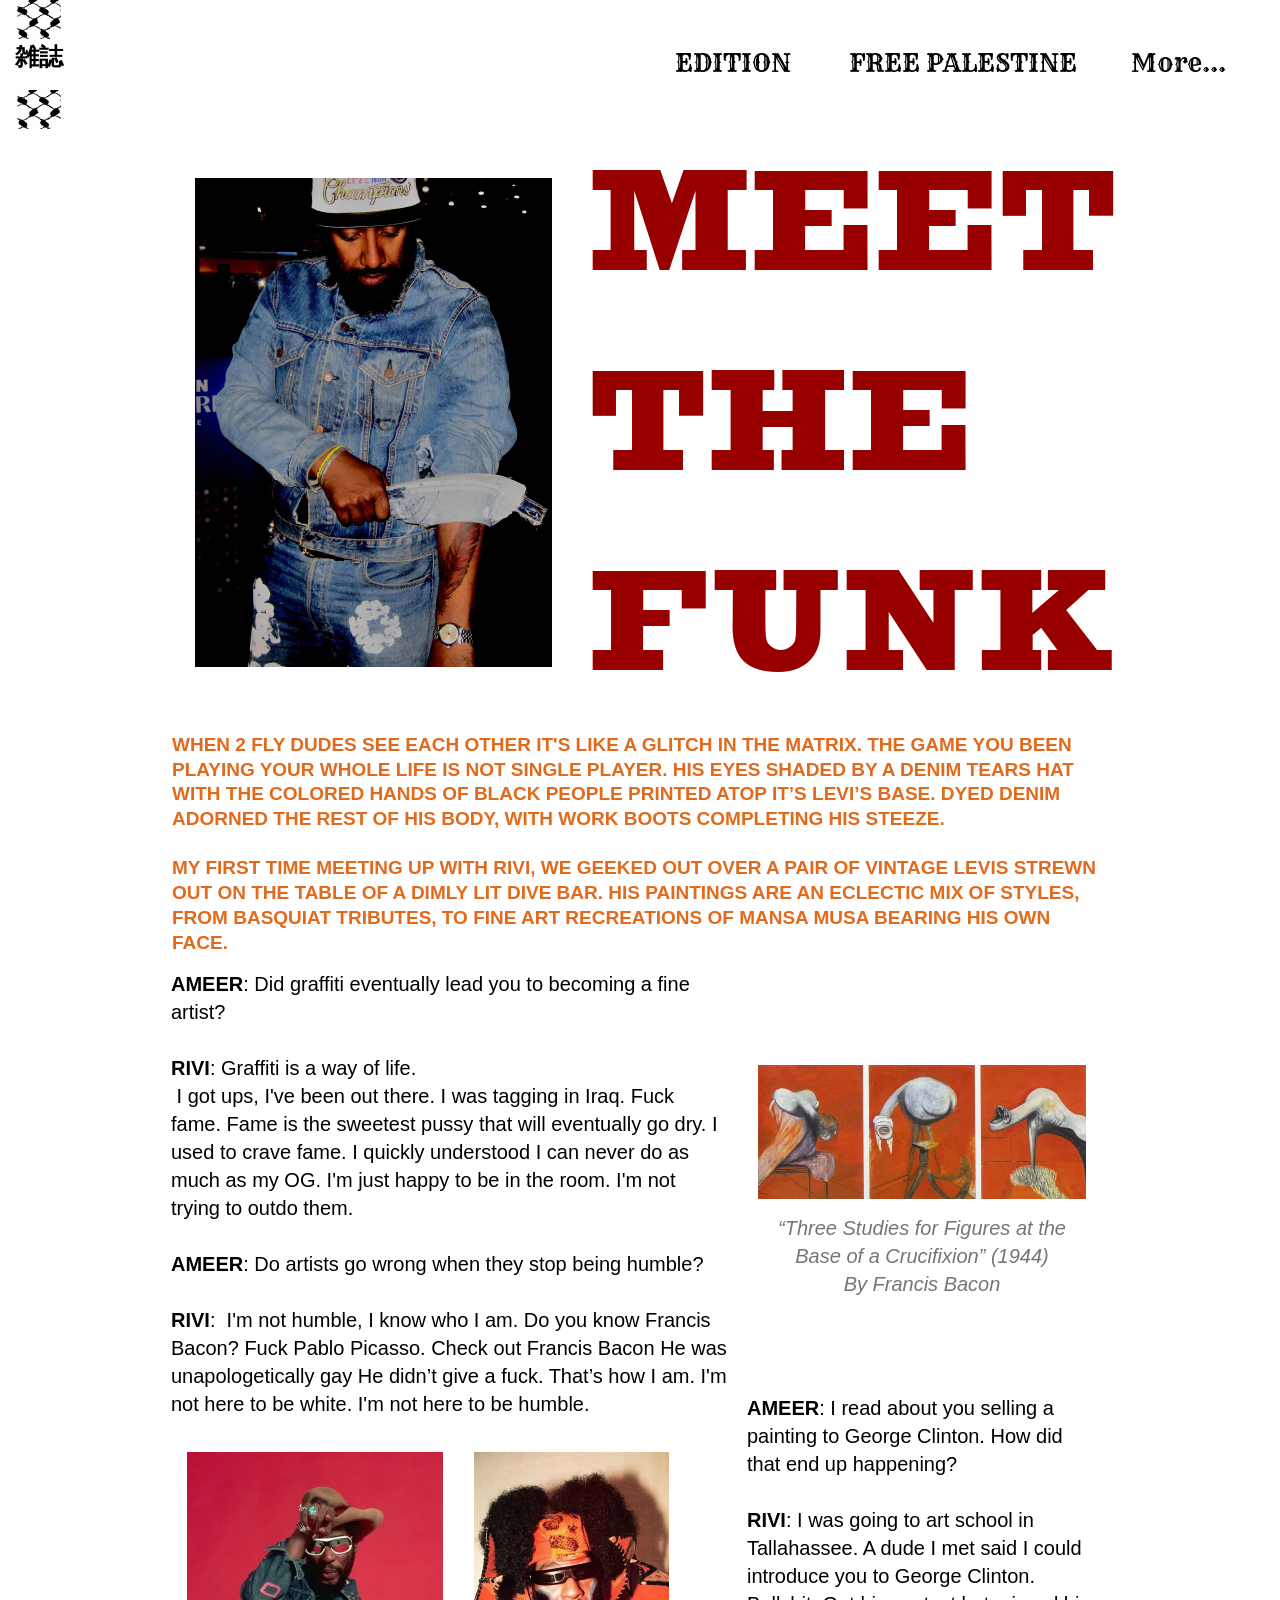
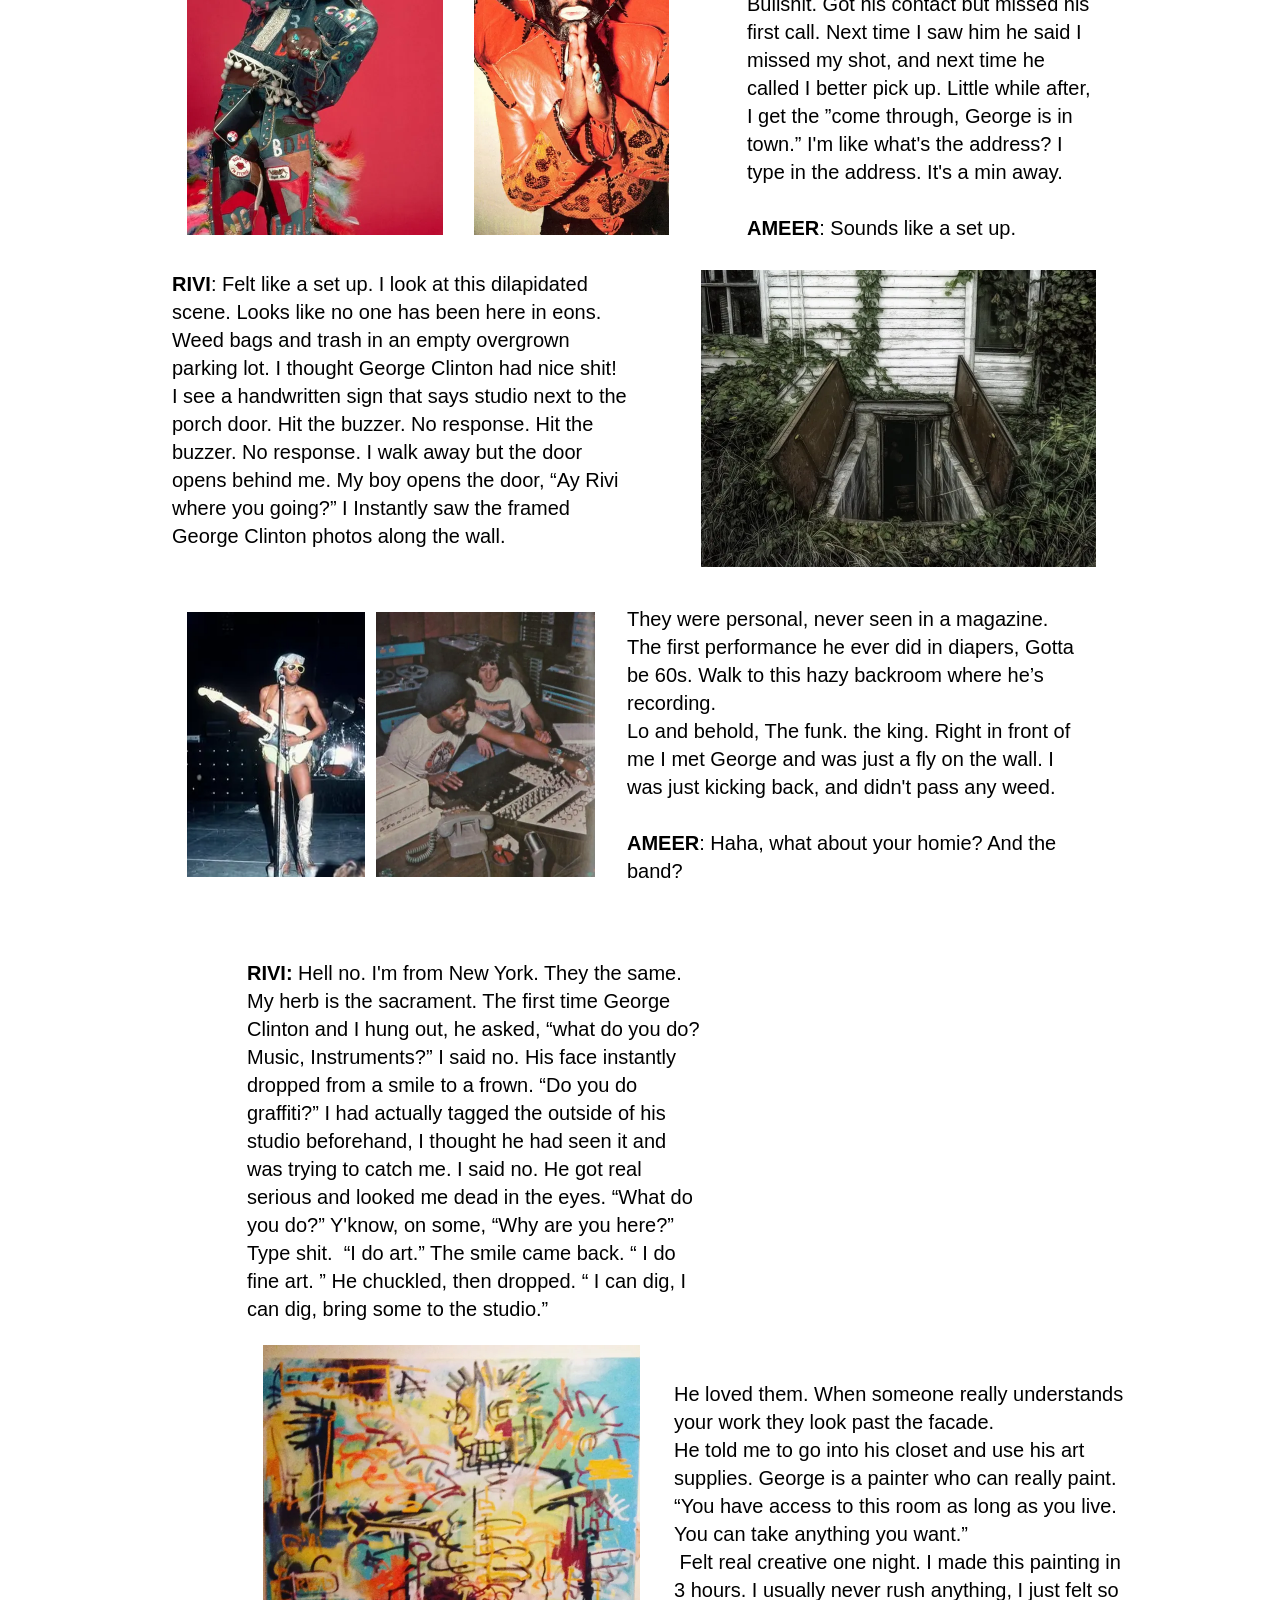
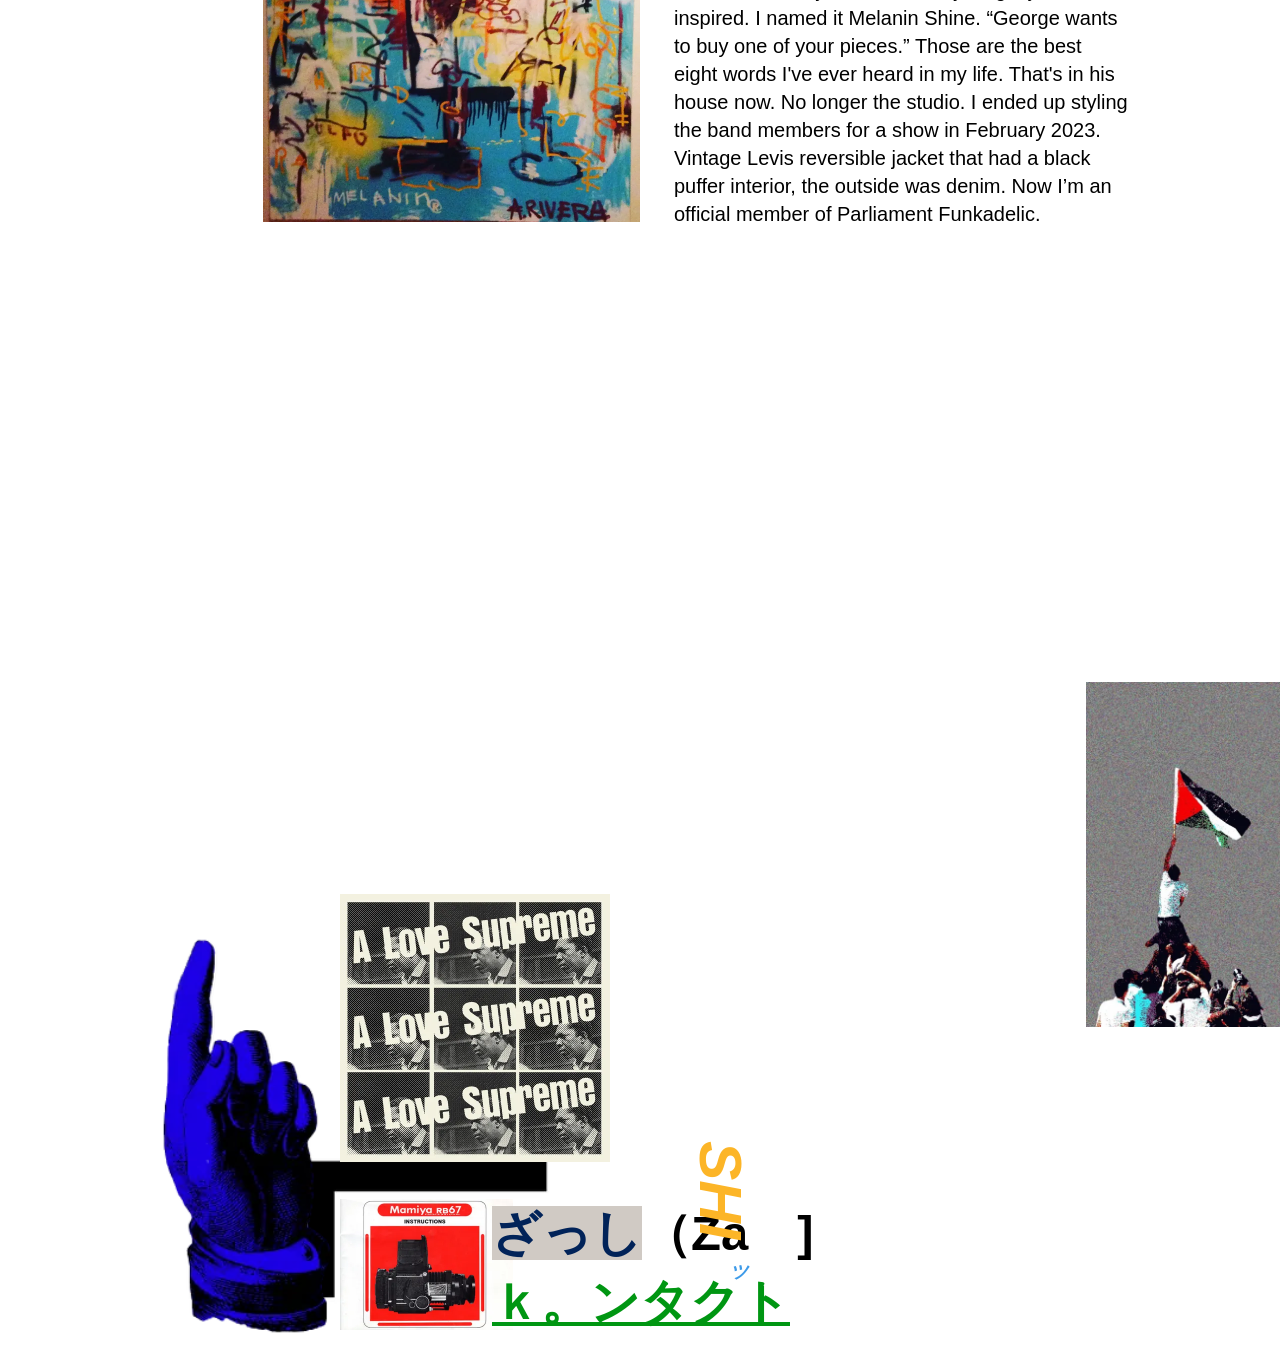
<file: rivi-interview.html>
<!doctype html>
<html lang="en">
<head>
<meta charset="utf-8">
<meta name="viewport" content="width=device-width, initial-scale=1">
<title>RIVI INTERVIEW | Zashi Magazine</title>
<meta name="description" content="Zashi Magazine — an independent global art publication. Photography, culture, design, fashion, food, film, travel.">
<link rel="stylesheet" href="css/fonts.css">
<link rel="stylesheet" href="css/site.css">
<style>body{background:rgb(255, 255, 255)}@media (max-width:767px){body{background:rgb(255, 255, 255)}}</style>
<script>document.documentElement.className+=' js';</script>
</head>
<body>
<div class="stage d" data-bg="rgb(255, 255, 255)" style="width:1280px;height:4537px">
<header class="hdr" style="height:146px;position:sticky">
<div class="c i anim" style="left:75px;top:10.0px;width:121px;height:100px;--a:z-fadeIn 880ms cubic-bezier(0.25, 0.46, 0.45, 0.94) 1000ms both, z-shapeIn 1100ms cubic-bezier(0.645, 0.045, 0.355, 1) 1000ms both;--motion-shape-start:inset(50%);--motion-shape-end:inset(0%);;"><a href="home-1.html"><video class="lazyv" data-src="media/01af44bafd.mp4" muted loop playsinline autoplay preload="none" aria-label="Disco Japan Tori" style="left:0px;top:0px;width:121px;height:100px;object-fit:cover;object-position:50% 50%"></video></a></div>
<div class="c t" style="left:15px;top:41.0px;width:198px;height:32px"><p style="text-align:start;line-height:normal;margin:0px 0px 0px 0px;font-family:'Helvetica Neue', Helvetica, Arimo, Arial, sans-serif;font-size:24px;font-weight:400;font-style:normal;color:rgb(0, 0, 0);white-space:nowrap"><a href="home-1.html"><span style="font-weight:700">雑誌  </span><span style="font-size:10px;font-weight:700;color:rgb(255, 255, 255)">HOME</span></a></p></div>
<div class="c i" style="left:15px;top:0.0px;width:46px;height:39px;"><a href="home-1.html"><img src="media/70c761ef16-5269.webp" alt="Palestinian Keffiyeh" loading="lazy" decoding="async" width="94" height="78" style="left:0px;top:0px;width:46px;height:39px;object-fit:cover;object-position:50% 50%"></a></div>
<div class="c i" style="left:15px;top:90.0px;width:46px;height:39px;"><a href="home-1.html"><img src="media/70c761ef16-5269.webp" alt="Palestinian Keffiyeh" loading="lazy" decoding="async" width="94" height="78" style="left:0px;top:0px;width:46px;height:39px;object-fit:cover;object-position:50% 50%"></a></div>
<a class="c nav" href="edition-1.html" style="left:675.296875px;top:51px;font-family:Rye, fantasy;font-size:25px;color:rgb(0, 0, 0);font-weight:400">EDITION</a>
<a class="c nav" href="free-palestine.html" style="left:849.328125px;top:51px;font-family:Rye, fantasy;font-size:25px;color:rgb(0, 0, 0);font-weight:400">FREE PALESTINE</a>
<div class="c nav more" style="left:1131.09375px;top:51px;font-family:Rye, fantasy;font-size:25px;color:rgb(0, 0, 0);font-weight:400" tabindex="0"><span>More...</span><div class="drop"><a href="guerilla-tactics.html">GUERILLA TACTICS</a><a href="about-1.html">ABOUT</a><a href="contact-1.html">CONTACT</a></div></div>
</header>
<main class="pg">
<div class="c i" style="left:195px;top:178.0px;width:357px;height:489px;"><img src="media/b9ccbf4c19-b132.webp" alt="Rivi" loading="lazy" decoding="async" width="720" height="978" style="left:0px;top:0px;width:357px;height:489px;object-fit:cover;object-position:50% 50%"></div>
<div class="c t" style="left:587px;top:121.2px;width:872px;height:599px"><p style="text-align:start;line-height:198.8px;margin:0px 0px 0px 0px;font-family:'Helvetica Neue', Helvetica, Arimo, Arial, sans-serif;font-size:142px;font-weight:700;font-style:normal;color:rgb(0, 0, 0);white-space:nowrap"><span style="font-family:Leadville, Rye, serif;color:rgb(152, 0, 0);font-weight:400">MEET <br>THE <br>FUNK</span></p></div>
<div class="c t" style="left:172px;top:733.0px;width:935px;height:204px"><p style="text-align:start;line-height:24.7px;margin:0px 0px 0px 0px;font-family:'Helvetica Neue', Helvetica, Arimo, Arial, sans-serif;font-size:19px;font-weight:700;font-style:normal;color:rgb(0, 0, 0)"><span style="color:rgb(226, 106, 28)">WHEN 2 FLY DUDES SEE EACH OTHER IT'S LIKE A GLITCH IN THE MATRIX. THE GAME YOU BEEN PLAYING YOUR WHOLE LIFE IS NOT SINGLE PLAYER. HIS EYES SHADED BY A DENIM TEARS HAT WITH THE COLORED HANDS OF BLACK PEOPLE PRINTED ATOP IT’S LEVI’S BASE. DYED DENIM ADORNED THE REST OF HIS BODY, WITH WORK BOOTS COMPLETING HIS STEEZE. </span></p><p style="text-align:start;line-height:24.7px;margin:0px 0px 0px 0px;font-family:'Helvetica Neue', Helvetica, Arimo, Arial, sans-serif;font-size:19px;font-weight:700;font-style:normal;color:rgb(0, 0, 0);white-space:nowrap"><span style="color:rgb(226, 106, 28)">​</span></p><p style="text-align:start;line-height:24.7px;margin:0px 0px 0px 0px;font-family:'Helvetica Neue', Helvetica, Arimo, Arial, sans-serif;font-size:19px;font-weight:700;font-style:normal;color:rgb(0, 0, 0)"><span style="color:rgb(226, 106, 28)">MY FIRST TIME MEETING UP WITH RIVI, WE GEEKED OUT OVER A PAIR OF VINTAGE LEVIS STREWN OUT ON THE TABLE OF A DIMLY LIT DIVE BAR. HIS PAINTINGS ARE AN ECLECTIC MIX OF STYLES, FROM BASQUIAT TRIBUTES, TO FINE ART RECREATIONS OF MANSA MUSA BEARING HIS OWN FACE.</span></p></div>
<div class="c t" style="left:171px;top:970.0px;width:556px;height:448px"><p style="text-align:start;line-height:28px;margin:0px 0px 0px 0px;font-family:'Helvetica Neue', Helvetica, Arimo, Arial, sans-serif;font-size:20px;font-weight:400;font-style:normal;color:rgb(0, 0, 0)"><span style="font-weight:700">AMEER</span>: Did graffiti eventually lead you to becoming a fine artist?</p><p style="text-align:start;line-height:28px;margin:0px 0px 0px 0px;font-family:'Helvetica Neue', Helvetica, Arimo, Arial, sans-serif;font-size:20px;font-weight:400;font-style:normal;color:rgb(0, 0, 0);white-space:nowrap"> </p><p style="text-align:start;line-height:28px;margin:0px 0px 0px 0px;font-family:'Helvetica Neue', Helvetica, Arimo, Arial, sans-serif;font-size:20px;font-weight:400;font-style:normal;color:rgb(0, 0, 0);white-space:nowrap"><span style="font-weight:700">RIVI</span>: Graffiti is a way of life.</p><p style="text-align:start;line-height:28px;margin:0px 0px 0px 0px;font-family:'Helvetica Neue', Helvetica, Arimo, Arial, sans-serif;font-size:20px;font-weight:400;font-style:normal;color:rgb(0, 0, 0)"> I got ups, I've been out there. I was tagging in Iraq. Fuck fame. Fame is the sweetest pussy that will eventually go dry. I used to crave fame. I quickly understood I can never do as much as my OG. I'm just happy to be in the room. I'm not trying to outdo them.</p><p style="text-align:start;line-height:28px;margin:0px 0px 0px 0px;font-family:'Helvetica Neue', Helvetica, Arimo, Arial, sans-serif;font-size:20px;font-weight:400;font-style:normal;color:rgb(0, 0, 0);white-space:nowrap"> </p><p style="text-align:start;line-height:28px;margin:0px 0px 0px 0px;font-family:'Helvetica Neue', Helvetica, Arimo, Arial, sans-serif;font-size:20px;font-weight:400;font-style:normal;color:rgb(0, 0, 0);white-space:nowrap"><span style="font-weight:700">AMEER</span>: Do artists go wrong when they stop being humble?</p><p style="text-align:start;line-height:28px;margin:0px 0px 0px 0px;font-family:'Helvetica Neue', Helvetica, Arimo, Arial, sans-serif;font-size:20px;font-weight:400;font-style:normal;color:rgb(0, 0, 0);white-space:nowrap"> </p><p style="text-align:start;line-height:28px;margin:0px 0px 0px 0px;font-family:'Helvetica Neue', Helvetica, Arimo, Arial, sans-serif;font-size:20px;font-weight:400;font-style:normal;color:rgb(0, 0, 0)"><span style="font-weight:700">RIVI</span>:  I'm not humble, I know who I am. Do you know Francis Bacon? Fuck Pablo Picasso. Check out Francis Bacon He was unapologetically gay He didn’t give a fuck. That’s how I am. I'm not here to be white. I'm not here to be humble.</p></div>
<div class="c i" style="left:187px;top:1452.0px;width:256px;height:383px;"><img src="media/da24109084.webp" alt="George Clinton" loading="lazy" decoding="async" width="514" height="766" style="left:0px;top:0px;width:256px;height:383px;object-fit:cover;object-position:50% 50%"></div>
<div class="c i" style="left:474px;top:1452.0px;width:195px;height:383px;"><img src="media/d8afa06059.webp" alt="George Clinton" loading="lazy" decoding="async" width="390" height="766" style="left:0px;top:0px;width:195px;height:383px;object-fit:cover;object-position:50% 50%"></div>
<div class="c i" style="left:758px;top:1065.0px;width:328px;height:134px;"><img src="media/a4d831666f.webp" alt="Francis Bacon " loading="lazy" decoding="async" width="656" height="268" style="left:0px;top:0px;width:328px;height:134px;object-fit:cover;object-position:50% 50%"></div>
<div class="c t" style="left:767px;top:1214.0px;width:310px;height:84px"><p style="text-align:center;line-height:28px;margin:0px 0px 0px 0px;font-family:'Helvetica Neue', Helvetica, Arimo, Arial, sans-serif;font-size:20px;font-weight:400;font-style:normal;color:rgb(0, 0, 0)"><span style="font-style:italic;color:rgb(117, 117, 117)">“Three Studies for Figures at the Base of a Crucifixion” (1944)</span></p><p style="text-align:center;line-height:28px;margin:0px 0px 0px 0px;font-family:'Helvetica Neue', Helvetica, Arimo, Arial, sans-serif;font-size:20px;font-weight:400;font-style:normal;color:rgb(0, 0, 0);white-space:nowrap"><span style="font-style:italic;color:rgb(117, 117, 117)">By Francis Bacon</span></p></div>
<div class="c t" style="left:747px;top:1394.0px;width:349px;height:448px"><p style="text-align:start;line-height:28px;margin:0px 0px 0px 0px;font-family:'Helvetica Neue', Helvetica, Arimo, Arial, sans-serif;font-size:20px;font-weight:400;font-style:normal;color:rgb(0, 0, 0)"><span style="font-weight:700">AMEER</span>: I read about you selling a painting to George Clinton. How did that end up happening?</p><p style="text-align:start;line-height:28px;margin:0px 0px 0px 0px;font-family:'Helvetica Neue', Helvetica, Arimo, Arial, sans-serif;font-size:20px;font-weight:400;font-style:normal;color:rgb(0, 0, 0);white-space:nowrap"> </p><p style="text-align:start;line-height:28px;margin:0px 0px 0px 0px;font-family:'Helvetica Neue', Helvetica, Arimo, Arial, sans-serif;font-size:20px;font-weight:400;font-style:normal;color:rgb(0, 0, 0)"><span style="font-weight:700">RIVI</span>: I was going to art school in Tallahassee. A dude I met said I could introduce you to George Clinton. Bullshit. Got his contact but missed his first call. Next time I saw him he said I missed my shot, and next time he called I better pick up. Little while after, I get the ”come through, George is in town.” I'm like what's the address? I type in the address. It's a min away.</p><p style="text-align:start;line-height:28px;margin:0px 0px 0px 0px;font-family:'Helvetica Neue', Helvetica, Arimo, Arial, sans-serif;font-size:20px;font-weight:400;font-style:normal;color:rgb(0, 0, 0);white-space:nowrap"> </p><p style="text-align:start;line-height:28px;margin:0px 0px 0px 0px;font-family:'Helvetica Neue', Helvetica, Arimo, Arial, sans-serif;font-size:20px;font-weight:400;font-style:normal;color:rgb(0, 0, 0);white-space:nowrap"><span style="font-weight:700">AMEER</span>: Sounds like a set up.</p></div>
<div class="c t" style="left:172px;top:1870.0px;width:455px;height:280px"><p style="text-align:start;line-height:28px;margin:0px 0px 0px 0px;font-family:'Helvetica Neue', Helvetica, Arimo, Arial, sans-serif;font-size:20px;font-weight:400;font-style:normal;color:rgb(0, 0, 0)"><span style="font-weight:700">RIVI</span>: Felt like a set up. I look at this dilapidated scene. Looks like no one has been here in eons. Weed bags and trash in an empty overgrown parking lot. I thought George Clinton had nice shit! </p><p style="text-align:start;line-height:28px;margin:0px 0px 0px 0px;font-family:'Helvetica Neue', Helvetica, Arimo, Arial, sans-serif;font-size:20px;font-weight:400;font-style:normal;color:rgb(0, 0, 0)">I see a handwritten sign that says studio next to the porch door. Hit the buzzer. No response. Hit the buzzer. No response. I walk away but the door opens behind me. My boy opens the door, “Ay Rivi where you going?” I Instantly saw the framed George Clinton photos along the wall.</p></div>
<div class="c i" style="left:701px;top:1870.0px;width:395px;height:297px;"><img src="media/bef1d19575.webp" alt="Shed" loading="lazy" decoding="async" width="790" height="594" style="left:0px;top:0px;width:395px;height:297px;object-fit:cover;object-position:50% 50%"></div>
<div class="c i" style="left:187px;top:2212.0px;width:178px;height:265px;"><img src="media/37851514f0.webp" alt="diaper" loading="lazy" decoding="async" width="236" height="348" style="left:0px;top:0px;width:178px;height:265px;object-fit:cover;object-position:50% 50%"></div>
<div class="c i" style="left:376px;top:2212.0px;width:219px;height:265px;"><img src="media/f2e102207a.webp" alt="georgestudio" loading="lazy" decoding="async" width="438" height="530" style="left:0px;top:0px;width:219px;height:265px;object-fit:cover;object-position:50% 50%"></div>
<div class="c t" style="left:627px;top:2205.0px;width:455px;height:280px"><p style="text-align:start;line-height:28px;margin:0px 0px 0px 0px;font-family:'Helvetica Neue', Helvetica, Arimo, Arial, sans-serif;font-size:20px;font-weight:400;font-style:normal;color:rgb(0, 0, 0)">They were personal, never seen in a magazine. The first performance he ever did in diapers, Gotta be 60s. Walk to this hazy backroom where he’s recording. </p><p style="text-align:start;line-height:28px;margin:0px 0px 0px 0px;font-family:'Helvetica Neue', Helvetica, Arimo, Arial, sans-serif;font-size:20px;font-weight:400;font-style:normal;color:rgb(0, 0, 0)">Lo and behold, The funk. the king. Right in front of me I met George and was just a fly on the wall. I was just kicking back, and didn't pass any weed.</p><p style="text-align:start;line-height:28px;margin:0px 0px 0px 0px;font-family:'Helvetica Neue', Helvetica, Arimo, Arial, sans-serif;font-size:20px;font-weight:400;font-style:normal;color:rgb(0, 0, 0);white-space:nowrap"> </p><p style="text-align:start;line-height:28px;margin:0px 0px 0px 0px;font-family:'Helvetica Neue', Helvetica, Arimo, Arial, sans-serif;font-size:20px;font-weight:400;font-style:normal;color:rgb(0, 0, 0)"><span style="font-weight:700">AMEER</span>: Haha, what about your homie? And the band?</p></div>
<div class="c t" style="left:247px;top:2559.0px;width:455px;height:364px"><p style="text-align:start;line-height:28px;margin:0px 0px 0px 0px;font-family:'Helvetica Neue', Helvetica, Arimo, Arial, sans-serif;font-size:20px;font-weight:400;font-style:normal;color:rgb(0, 0, 0)"><span style="font-weight:700">RIVI:</span> Hell no. I'm from New York. They the same. My herb is the sacrament. The first time George Clinton and I hung out, he asked, “what do you do? Music, Instruments?” I said no. His face instantly dropped from a smile to a frown. “Do you do graffiti?” I had actually tagged the outside of his studio beforehand, I thought he had seen it and was trying to catch me. I said no. He got real serious and looked me dead in the eyes. “What do you do?” Y'know, on some, “Why are you here?” Type shit.  “I do art.” The smile came back. “ I do fine art. ” He chuckled, then dropped. “ I can dig, I can dig, bring some to the studio.”</p></div>
<div class="c i" style="left:263px;top:2945.0px;width:377px;height:477px;"><img src="media/c585b29bba-513d.webp" alt="melanin shine" loading="lazy" decoding="async" width="754" height="956" style="left:0px;top:0px;width:377px;height:477px;object-fit:cover;object-position:50% 50%"></div>
<div class="c t" style="left:674px;top:2980.0px;width:455px;height:476px"><p style="text-align:start;line-height:28px;margin:0px 0px 0px 0px;font-family:'Helvetica Neue', Helvetica, Arimo, Arial, sans-serif;font-size:20px;font-weight:400;font-style:normal;color:rgb(0, 0, 0)">He loved them. When someone really understands your work they look past the facade. </p><p style="text-align:start;line-height:28px;margin:0px 0px 0px 0px;font-family:'Helvetica Neue', Helvetica, Arimo, Arial, sans-serif;font-size:20px;font-weight:400;font-style:normal;color:rgb(0, 0, 0)">He told me to go into his closet and use his art supplies. George is a painter who can really paint. </p><p style="text-align:start;line-height:28px;margin:0px 0px 0px 0px;font-family:'Helvetica Neue', Helvetica, Arimo, Arial, sans-serif;font-size:20px;font-weight:400;font-style:normal;color:rgb(0, 0, 0)">“You have access to this room as long as you live. You can take anything you want.”</p><p style="text-align:start;line-height:28px;margin:0px 0px 0px 0px;font-family:'Helvetica Neue', Helvetica, Arimo, Arial, sans-serif;font-size:20px;font-weight:400;font-style:normal;color:rgb(0, 0, 0)"> Felt real creative one night. I made this painting in 3 hours. I usually never rush anything, I just felt so inspired. I named it Melanin Shine. “George wants to buy one of your pieces.” Those are the best eight words I've ever heard in my life. That's in his house now. No longer the studio. I ended up styling the band members for a show in February 2023. Vintage Levis reversible jacket that had a black puffer interior, the outside was denim. Now I’m an official member of Parliament Funkadelic.</p><p style="text-align:start;line-height:28px;margin:0px 0px 0px 0px;font-family:'Helvetica Neue', Helvetica, Arimo, Arial, sans-serif;font-size:20px;font-weight:400;font-style:normal;color:rgb(0, 0, 0);white-space:nowrap">​</p></div>
<div class="c i" style="left:298px;top:4329.0px;width:257px;height:176px;"><a href="https://www.sophia.ac.jp/eng/" target="_blank" rel="noopener"><img src="media/a0c0d5b27d-aaaa.webp" alt="L" loading="lazy" decoding="async" width="238" height="164" style="left:0px;top:0px;width:257px;height:176px;object-fit:cover;object-position:50% 50%"></a></div>
<div class="c i" style="left:109px;top:3967.0px;width:163px;height:131px;transform:matrix(0.74144,0.67102,-0.67102,0.74144,0,0);"><video class="lazyv" data-src="media/778810089f.mp4" muted loop playsinline autoplay preload="none" aria-label="Pinball Optical Illusion" style="left:0px;top:0px;width:163px;height:131px;object-fit:cover;object-position:50% 50%"></video></div>
<div class="c i" style="left:1086px;top:3882.0px;width:206px;height:345px;"><a href="free-palestine.html"><img src="media/e5734ef1ac-e28b.webp" alt="Palestine Flag" loading="lazy" decoding="async" width="418" height="700" style="left:0px;top:0px;width:206px;height:345px;object-fit:cover;object-position:50% 50%"></a></div>
<div class="c i" style="left:340px;top:4399.0px;width:173px;height:131px;"><a href="https://www.instagram.com/zashimagazine" target="_blank" rel="noopener"><img src="media/cfcd335f61.webp" alt="Mamiya RB67" loading="lazy" decoding="async" width="346" height="262" style="left:0px;top:0px;width:173px;height:131px;object-fit:cover;object-position:50% 50%"></a></div>
<div class="c i" style="left:565px;top:4133.0px;width:276px;height:276px;transform:matrix(0.89307,0.44991,-0.44991,0.89307,0,0);"><video class="lazyv" data-src="media/48dad8091d.mp4" muted loop playsinline autoplay preload="none" aria-label="BOOMBOX " style="left:0px;top:0px;width:276px;height:276px;object-fit:cover;object-position:50% 50%"></video></div>
<div class="c e" style="left:816px;top:4219.0px;width:502px;height:317px"><iframe src="https://open.spotify.com/embed/playlist/6y1F2Xf8yROrnGZiQ2FPOY?utm_source=generator" loading="lazy" allow="autoplay; clipboard-write; encrypted-media; fullscreen; picture-in-picture" style="width:100%;height:352px;border:0;border-radius:12px"></iframe></div>
<div class="c t" style="left:492px;top:4399.1px;width:450px;height:137px"><p style="text-align:start;line-height:68.6px;margin:0px 0px 0px 0px;font-family:'Helvetica Neue', Helvetica, Arimo, Arial, sans-serif;font-size:49px;font-weight:700;font-style:normal;color:rgb(0, 0, 0);white-space:nowrap"><span style="color:rgb(1, 35, 89);background-color:rgb(208, 202, 196)">ざっし</span>（Za　]<br>
<a href="contact-1.html"><span style="color:rgb(0, 150, 18);text-decoration:underline rgb(0, 150, 18)">ｋ。ンタクト</span></a></p></div>
<div class="c t" style="left:690px;top:4341.0px;width:105px;height:131px"><div style="text-align:start;line-height:normal;margin:0px 0px 0px 0px;font-family:'Helvetica Neue', Helvetica, Arimo, Arial, sans-serif;font-size:10px;font-weight:400;font-style:normal;color:rgb(0, 0, 0);writing-mode:vertical-rl;text-orientation:mixed;height:100%"><p style="text-align:start;line-height:59px;margin:0px 0px 0px 0px;font-family:'Helvetica Neue', Helvetica, Arimo, Arial, sans-serif;font-size:59px;font-weight:700;font-style:italic;color:rgb(252, 181, 39);writing-mode:vertical-rl;text-orientation:mixed;height:100%;white-space:nowrap">SHI</p></div></div>
<div class="c t" style="left:730px;top:4453.0px;width:39px;height:40px"><div style="text-align:start;line-height:normal;margin:0px 0px 0px 0px;font-family:'Helvetica Neue', Helvetica, Arimo, Arial, sans-serif;font-size:10px;font-weight:400;font-style:normal;color:rgb(0, 0, 0);writing-mode:vertical-rl;text-orientation:mixed;height:100%"><p style="text-align:start;line-height:18px;margin:0px 0px 0px 0px;font-family:'Helvetica Neue', Helvetica, Arimo, Arial, sans-serif;font-size:18px;font-weight:700;font-style:italic;color:rgb(252, 181, 39);writing-mode:vertical-rl;text-orientation:mixed;height:100%;white-space:nowrap"><span style="color:rgb(61, 155, 233)">​ツ</span></p></div><div style="text-align:start;line-height:normal;margin:0px 0px 0px 0px;font-family:'Helvetica Neue', Helvetica, Arimo, Arial, sans-serif;font-size:10px;font-weight:400;font-style:normal;color:rgb(0, 0, 0)"> </div><div style="text-align:start;line-height:normal;margin:0px 0px 0px 0px;font-family:'Helvetica Neue', Helvetica, Arimo, Arial, sans-serif;font-size:10px;font-weight:400;font-style:normal;color:rgb(0, 0, 0)"> </div></div>
<div class="c i" style="left:1055px;top:4061.0px;width:61px;height:61px;"><video class="lazyv" data-src="media/cafe95526e.mp4" muted loop playsinline autoplay preload="none" aria-label="Kirby" style="left:0px;top:0px;width:61px;height:61px;object-fit:cover;object-position:50% 50%"></video></div>
<div class="c i" style="left:47px;top:4248.0px;width:400px;height:176px;transform:matrix(0.00000,-1.00000,1.00000,0.00000,0,0);"><a href="rivi-interview.html"><img src="media/e9839cee17.webp" alt="Blue pointing finger" loading="lazy" decoding="async" width="338" height="148" style="left:0px;top:0px;width:400px;height:176px;object-fit:cover;object-position:50% 50%"></a></div>
<div class="c i" style="left:21px;top:4406.0px;width:173px;height:131px;"><a href="https://archive.org/details/arcade_nbajam" target="_blank" rel="noopener"><video class="lazyv" data-src="media/587c0d5d41.mp4" muted loop playsinline autoplay preload="none" aria-label="Old Arcade GIF" style="left:0px;top:0px;width:173px;height:131px;object-fit:cover;object-position:50% 50%"></video></a></div>
<div class="c i" style="left:340px;top:4094.0px;width:270px;height:268px;"><a href="https://www.youtube.com/watch?v=0IFBrv1zSac&amp;ab_channel=beatdowncritical" target="_blank" rel="noopener"><img src="media/2e442129b9.webp" alt="A Love Supreme, John Coltrane" loading="lazy" decoding="async" width="540" height="536" style="left:0px;top:0px;width:270px;height:268px;object-fit:cover;object-position:50% 50%"></a></div>
</main>
</div>
<div class="stage m" data-bg="rgb(255, 255, 255)" style="width:320px;height:6494px">
<header class="hdr" style="height:204px;position:sticky">
<div class="c s" style="left:-11px;top:-3.0px;width:331px;height:109px"><svg preserveAspectRatio="none" data-bbox="17.3 68.2 165.3 63.6" xmlns="http://www.w3.org/2000/svg" viewBox="17.3 68.2 165.3 63.6" role="presentation" aria-hidden="true" width="100%" height="100%">
    <g fill="rgb(0, 0, 0)" stroke="rgb(0, 0, 0)" stroke-width="0px">
        <path d="M182.6 68.2v63.6H17.3V68.2h165.3z" fill="rgb(0, 0, 0)" stroke="rgb(0, 0, 0)" stroke-width="0px"></path>
    </g>
</svg></div>
<div class="c i" style="left:60px;top:17.0px;width:97px;height:89px;"><a href="home-1.html"><video class="lazyv" data-src="media/01af44bafd.mp4" muted loop playsinline autoplay preload="none" aria-label="Disco Japan Tori" style="left:0px;top:0px;width:97px;height:89px;object-fit:cover;object-position:50% 50%"></video></a></div>
<div class="c t" style="left:17px;top:46.0px;width:202px;height:21px"><p style="text-align:start;line-height:normal;margin:0px 0px 0px 0px;font-family:'Helvetica Neue', Helvetica, Arimo, Arial, sans-serif;font-size:16px;font-weight:400;font-style:normal;color:rgb(255, 255, 255);white-space:nowrap"><a href="home-1.html"><span style="font-weight:700">雑誌  </span><span style="font-size:8px;font-weight:700">HOME</span></a></p></div>
<div class="c i" style="left:15px;top:76.0px;width:37px;height:34px;"><img src="media/70c761ef16-8877.webp" alt="HD-wallpaper-palestinian-keffiyeh-palestine.jpg" loading="lazy" decoding="async" width="96" height="92" style="left:0px;top:0px;width:37px;height:34px;object-fit:cover;object-position:50% 50%"></div>
<div class="c i" style="left:15px;top:12.0px;width:37px;height:34px;"><img src="media/70c761ef16-8877.webp" alt="HD-wallpaper-palestinian-keffiyeh-palestine.jpg" loading="lazy" decoding="async" width="96" height="92" style="left:0px;top:0px;width:37px;height:34px;object-fit:cover;object-position:50% 50%"></div>
<button class="c burger" aria-label="Menu" aria-expanded="false" style="left:264px;top:30px;width:50px;height:50px"><i></i><i></i><i></i></button>
</header>
<main class="pg">
<div class="c i" style="left:45px;top:223.6px;width:230px;height:313px;"><img src="media/b9ccbf4c19-b132.webp" alt="Rivi" loading="lazy" decoding="async" width="720" height="978" style="left:0px;top:0px;width:230px;height:313px;object-fit:cover;object-position:50% 50%"></div>
<div class="c t" style="left:20px;top:546.4px;width:280px;height:104px"><p style="text-align:start;line-height:51.8px;margin:0px 0px 0px 0px;font-family:'Helvetica Neue', Helvetica, Arimo, Arial, sans-serif;font-size:37px;font-weight:700;font-style:normal;color:rgb(0, 0, 0)"><span style="font-family:Leadville, Rye, serif;color:rgb(152, 0, 0);font-weight:400">MEET THE FUNK</span></p></div>
<div class="c t" style="left:20px;top:923.7px;width:280px;height:508px"><p style="text-align:start;line-height:22.1px;margin:0px 0px 0px 0px;font-family:'Helvetica Neue', Helvetica, Arimo, Arial, sans-serif;font-size:17px;font-weight:700;font-style:normal;color:rgb(0, 0, 0)"><span style="color:rgb(226, 106, 28)">WHEN 2 FLY DUDES SEE EACH OTHER IT'S LIKE A GLITCH IN THE MATRIX. THE GAME YOU BEEN PLAYING YOUR WHOLE LIFE IS NOT SINGLE PLAYER. HIS EYES SHADED BY A DENIM TEARS HAT WITH THE COLORED HANDS OF BLACK PEOPLE PRINTED ATOP IT’S LEVI’S BASE. DYED DENIM ADORNED THE REST OF HIS BODY, WITH WORK BOOTS COMPLETING HIS STEEZE. </span></p><p style="text-align:start;line-height:22.1px;margin:0px 0px 0px 0px;font-family:'Helvetica Neue', Helvetica, Arimo, Arial, sans-serif;font-size:17px;font-weight:700;font-style:normal;color:rgb(0, 0, 0);white-space:nowrap"><span style="color:rgb(226, 106, 28)">​</span></p><p style="text-align:start;line-height:22.1px;margin:0px 0px 0px 0px;font-family:'Helvetica Neue', Helvetica, Arimo, Arial, sans-serif;font-size:17px;font-weight:700;font-style:normal;color:rgb(0, 0, 0)"><span style="color:rgb(226, 106, 28)">MY FIRST TIME MEETING UP WITH RIVI, WE GEEKED OUT OVER A PAIR OF VINTAGE LEVIS STREWN OUT ON THE TABLE OF A DIMLY LIT DIVE BAR. HIS PAINTINGS ARE AN ECLECTIC MIX OF STYLES, FROM BASQUIAT TRIBUTES, TO FINE ART RECREATIONS OF MANSA MUSA BEARING HIS OWN FACE.</span></p></div>
<div class="c t" style="left:20px;top:1441.9px;width:280px;height:547px"><p style="text-align:start;line-height:23.8px;margin:0px 0px 0px 0px;font-family:'Helvetica Neue', Helvetica, Arimo, Arial, sans-serif;font-size:17px;font-weight:400;font-style:normal;color:rgb(0, 0, 0)"><span style="font-weight:700">AMEER</span>: Did graffiti eventually lead you to becoming a fine artist?</p><p style="text-align:start;line-height:23.8px;margin:0px 0px 0px 0px;font-family:'Helvetica Neue', Helvetica, Arimo, Arial, sans-serif;font-size:17px;font-weight:400;font-style:normal;color:rgb(0, 0, 0);white-space:nowrap"> </p><p style="text-align:start;line-height:23.8px;margin:0px 0px 0px 0px;font-family:'Helvetica Neue', Helvetica, Arimo, Arial, sans-serif;font-size:17px;font-weight:400;font-style:normal;color:rgb(0, 0, 0);white-space:nowrap"><span style="font-weight:700">RIVI</span>: Graffiti is a way of life.</p><p style="text-align:start;line-height:23.8px;margin:0px 0px 0px 0px;font-family:'Helvetica Neue', Helvetica, Arimo, Arial, sans-serif;font-size:17px;font-weight:400;font-style:normal;color:rgb(0, 0, 0)"> I got ups, I've been out there. I was tagging in Iraq. Fuck fame. Fame is the sweetest pussy that will eventually go dry. I used to crave fame. I quickly understood I can never do as much as my OG. I'm just happy to be in the room. I'm not trying to outdo them.</p><p style="text-align:start;line-height:23.8px;margin:0px 0px 0px 0px;font-family:'Helvetica Neue', Helvetica, Arimo, Arial, sans-serif;font-size:17px;font-weight:400;font-style:normal;color:rgb(0, 0, 0);white-space:nowrap"> </p><p style="text-align:start;line-height:23.8px;margin:0px 0px 0px 0px;font-family:'Helvetica Neue', Helvetica, Arimo, Arial, sans-serif;font-size:17px;font-weight:400;font-style:normal;color:rgb(0, 0, 0)"><span style="font-weight:700">AMEER</span>: Do artists go wrong when they stop being humble?</p><p style="text-align:start;line-height:23.8px;margin:0px 0px 0px 0px;font-family:'Helvetica Neue', Helvetica, Arimo, Arial, sans-serif;font-size:17px;font-weight:400;font-style:normal;color:rgb(0, 0, 0);white-space:nowrap"> </p><p style="text-align:start;line-height:23.8px;margin:0px 0px 0px 0px;font-family:'Helvetica Neue', Helvetica, Arimo, Arial, sans-serif;font-size:17px;font-weight:400;font-style:normal;color:rgb(0, 0, 0)"><span style="font-weight:700">RIVI</span>:  I'm not humble, I know who I am. Do you know Francis Bacon? Fuck Pablo Picasso. Check out Francis Bacon He was unapologetically gay He didn’t give a fuck. That’s how I am. I'm not here to be white. I'm not here to be humble.</p></div>
<div class="c i" style="left:70px;top:1999.1px;width:180px;height:269px;"><img src="media/da24109084.webp" alt="George Clinton" loading="lazy" decoding="async" width="514" height="766" style="left:0px;top:0px;width:180px;height:269px;object-fit:cover;object-position:50% 50%"></div>
<div class="c i" style="left:90px;top:2278.1px;width:140px;height:275px;"><img src="media/d8afa06059.webp" alt="George Clinton" loading="lazy" decoding="async" width="390" height="766" style="left:0px;top:0px;width:140px;height:275px;object-fit:cover;object-position:50% 50%"></div>
<div class="c i" style="left:45px;top:2563.1px;width:230px;height:94px;"><img src="media/a4d831666f.webp" alt="Francis Bacon " loading="lazy" decoding="async" width="656" height="268" style="left:0px;top:0px;width:230px;height:94px;object-fit:cover;object-position:50% 50%"></div>
<div class="c t" style="left:20px;top:2667.3px;width:280px;height:71px"><p style="text-align:center;line-height:23.8px;margin:0px 0px 0px 0px;font-family:'Helvetica Neue', Helvetica, Arimo, Arial, sans-serif;font-size:17px;font-weight:400;font-style:normal;color:rgb(0, 0, 0)"><span style="font-style:italic;color:rgb(117, 117, 117)">“Three Studies for Figures at the Base of a Crucifixion” (1944)</span></p><p style="text-align:center;line-height:23.8px;margin:0px 0px 0px 0px;font-family:'Helvetica Neue', Helvetica, Arimo, Arial, sans-serif;font-size:17px;font-weight:400;font-style:normal;color:rgb(0, 0, 0);white-space:nowrap"><span style="font-style:italic;color:rgb(117, 117, 117)">By Francis Bacon</span></p></div>
<div class="c t" style="left:20px;top:2748.3px;width:280px;height:405px"><p style="text-align:start;line-height:23.8px;margin:0px 0px 0px 0px;font-family:'Helvetica Neue', Helvetica, Arimo, Arial, sans-serif;font-size:17px;font-weight:400;font-style:normal;color:rgb(0, 0, 0)"><span style="font-weight:700">AMEER</span>: I read about you selling a painting to George Clinton. How did that end up happening?</p><p style="text-align:start;line-height:23.8px;margin:0px 0px 0px 0px;font-family:'Helvetica Neue', Helvetica, Arimo, Arial, sans-serif;font-size:17px;font-weight:400;font-style:normal;color:rgb(0, 0, 0);white-space:nowrap"> </p><p style="text-align:start;line-height:23.8px;margin:0px 0px 0px 0px;font-family:'Helvetica Neue', Helvetica, Arimo, Arial, sans-serif;font-size:17px;font-weight:400;font-style:normal;color:rgb(0, 0, 0)"><span style="font-weight:700">RIVI</span>: I was going to art school in Tallahassee. A dude I met said I could introduce you to George Clinton. Bullshit. Got his contact but missed his first call. Next time I saw him he said I missed my shot, and next time he called I better pick up. Little while after, I get the ”come through, George is in town.” I'm like what's the address? I type in the address. It's a min away.</p><p style="text-align:start;line-height:23.8px;margin:0px 0px 0px 0px;font-family:'Helvetica Neue', Helvetica, Arimo, Arial, sans-serif;font-size:17px;font-weight:400;font-style:normal;color:rgb(0, 0, 0);white-space:nowrap"> </p><p style="text-align:start;line-height:23.8px;margin:0px 0px 0px 0px;font-family:'Helvetica Neue', Helvetica, Arimo, Arial, sans-serif;font-size:17px;font-weight:400;font-style:normal;color:rgb(0, 0, 0);white-space:nowrap"><span style="font-weight:700">AMEER</span>: Sounds like a set up.</p></div>
<div class="c t" style="left:20px;top:3163.0px;width:280px;height:357px"><p style="text-align:start;line-height:23.8px;margin:0px 0px 0px 0px;font-family:'Helvetica Neue', Helvetica, Arimo, Arial, sans-serif;font-size:17px;font-weight:400;font-style:normal;color:rgb(0, 0, 0)"><span style="font-weight:700">RIVI</span>: Felt like a set up. I look at this dilapidated scene. Looks like no one has been here in eons. Weed bags and trash in an empty overgrown parking lot. I thought George Clinton had nice shit! </p><p style="text-align:start;line-height:23.8px;margin:0px 0px 0px 0px;font-family:'Helvetica Neue', Helvetica, Arimo, Arial, sans-serif;font-size:17px;font-weight:400;font-style:normal;color:rgb(0, 0, 0)">I see a handwritten sign that says studio next to the porch door. Hit the buzzer. No response. Hit the buzzer. No response. I walk away but the door opens behind me. My boy opens the door, “Ay Rivi where you going?” I Instantly saw the framed George Clinton photos along the wall.</p></div>
<div class="c i" style="left:20px;top:3530.0px;width:280px;height:211px;"><img src="media/bef1d19575.webp" alt="Shed" loading="lazy" decoding="async" width="790" height="594" style="left:0px;top:0px;width:280px;height:211px;object-fit:cover;object-position:50% 50%"></div>
<div class="c i" style="left:100px;top:3751.0px;width:120px;height:178px;"><img src="media/37851514f0.webp" alt="diaper" loading="lazy" decoding="async" width="236" height="348" style="left:0px;top:0px;width:120px;height:178px;object-fit:cover;object-position:50% 50%"></div>
<div class="c i" style="left:85px;top:3939.0px;width:150px;height:181px;"><img src="media/f2e102207a.webp" alt="georgestudio" loading="lazy" decoding="async" width="438" height="530" style="left:0px;top:0px;width:150px;height:181px;object-fit:cover;object-position:50% 50%"></div>
<div class="c t" style="left:20px;top:4130.2px;width:280px;height:309px"><p style="text-align:start;line-height:23.8px;margin:0px 0px 0px 0px;font-family:'Helvetica Neue', Helvetica, Arimo, Arial, sans-serif;font-size:17px;font-weight:400;font-style:normal;color:rgb(0, 0, 0)">They were personal, never seen in a magazine. The first performance he ever did in diapers, Gotta be 60s. Walk to this hazy backroom where he’s recording. </p><p style="text-align:start;line-height:23.8px;margin:0px 0px 0px 0px;font-family:'Helvetica Neue', Helvetica, Arimo, Arial, sans-serif;font-size:17px;font-weight:400;font-style:normal;color:rgb(0, 0, 0)">Lo and behold, The funk. the king. Right in front of me I met George and was just a fly on the wall. I was just kicking back, and didn't pass any weed.</p><p style="text-align:start;line-height:23.8px;margin:0px 0px 0px 0px;font-family:'Helvetica Neue', Helvetica, Arimo, Arial, sans-serif;font-size:17px;font-weight:400;font-style:normal;color:rgb(0, 0, 0);white-space:nowrap"> </p><p style="text-align:start;line-height:23.8px;margin:0px 0px 0px 0px;font-family:'Helvetica Neue', Helvetica, Arimo, Arial, sans-serif;font-size:17px;font-weight:400;font-style:normal;color:rgb(0, 0, 0)"><span style="font-weight:700">AMEER</span>: Haha, what about your homie? And the band?</p></div>
<div class="c t" style="left:20px;top:4449.4px;width:280px;height:452px"><p style="text-align:start;line-height:23.8px;margin:0px 0px 0px 0px;font-family:'Helvetica Neue', Helvetica, Arimo, Arial, sans-serif;font-size:17px;font-weight:400;font-style:normal;color:rgb(0, 0, 0)"><span style="font-weight:700">RIVI:</span> Hell no. I'm from New York. They the same. My herb is the sacrament. The first time George Clinton and I hung out, he asked, “what do you do? Music, Instruments?” I said no. His face instantly dropped from a smile to a frown. “Do you do graffiti?” I had actually tagged the outside of his studio beforehand, I thought he had seen it and was trying to catch me. I said no. He got real serious and looked me dead in the eyes. “What do you do?” Y'know, on some, “Why are you here?” Type shit.  “I do art.” The smile came back. “ I do fine art. ” He chuckled, then dropped. “ I can dig, I can dig, bring some to the studio.”</p></div>
<div class="c i" style="left:30px;top:4911.5px;width:260px;height:329px;"><img src="media/c585b29bba-513d.webp" alt="melanin shine" loading="lazy" decoding="async" width="754" height="956" style="left:0px;top:0px;width:260px;height:329px;object-fit:cover;object-position:50% 50%"></div>
<div class="c t" style="left:20px;top:5250.5px;width:280px;height:595px"><p style="text-align:start;line-height:23.8px;margin:0px 0px 0px 0px;font-family:'Helvetica Neue', Helvetica, Arimo, Arial, sans-serif;font-size:17px;font-weight:400;font-style:normal;color:rgb(0, 0, 0)">He loved them. When someone really understands your work they look past the facade. </p><p style="text-align:start;line-height:23.8px;margin:0px 0px 0px 0px;font-family:'Helvetica Neue', Helvetica, Arimo, Arial, sans-serif;font-size:17px;font-weight:400;font-style:normal;color:rgb(0, 0, 0)">He told me to go into his closet and use his art supplies. George is a painter who can really paint. </p><p style="text-align:start;line-height:23.8px;margin:0px 0px 0px 0px;font-family:'Helvetica Neue', Helvetica, Arimo, Arial, sans-serif;font-size:17px;font-weight:400;font-style:normal;color:rgb(0, 0, 0)">“You have access to this room as long as you live. You can take anything you want.”</p><p style="text-align:start;line-height:23.8px;margin:0px 0px 0px 0px;font-family:'Helvetica Neue', Helvetica, Arimo, Arial, sans-serif;font-size:17px;font-weight:400;font-style:normal;color:rgb(0, 0, 0)"> Felt real creative one night. I made this painting in 3 hours. I usually never rush anything, I just felt so inspired. I named it Melanin Shine. “George wants to buy one of your pieces.” Those are the best eight words I've ever heard in my life. That's in his house now. No longer the studio. I ended up styling the band members for a show in February 2023. Vintage Levis reversible jacket that had a black puffer interior, the outside was denim. Now I’m an official member of Parliament Funkadelic.</p><p style="text-align:start;line-height:23.8px;margin:0px 0px 0px 0px;font-family:'Helvetica Neue', Helvetica, Arimo, Arial, sans-serif;font-size:17px;font-weight:400;font-style:normal;color:rgb(0, 0, 0);white-space:nowrap">​</p></div>
<div class="c s" style="left:-5px;top:6014.4px;width:331px;height:468px"><svg preserveAspectRatio="none" data-bbox="17.3 68.2 165.3 63.6" xmlns="http://www.w3.org/2000/svg" viewBox="17.3 68.2 165.3 63.6" role="presentation" aria-hidden="true" width="100%" height="100%">
    <g fill="rgb(0, 0, 0)" stroke="rgb(0, 0, 0)" stroke-width="0px">
        <path d="M182.6 68.2v63.6H17.3V68.2h165.3z" fill="rgb(0, 0, 0)" stroke="rgb(0, 0, 0)" stroke-width="0px"></path>
    </g>
</svg></div>
<div class="c i" style="left:0px;top:6059.4px;width:221px;height:273px;"><a href="free-palestine.html"><img src="media/e5734ef1ac-e28b.webp" alt="Palestine Flag" loading="lazy" decoding="async" width="418" height="700" style="left:0px;top:0px;width:221px;height:273px;object-fit:cover;object-position:50% 50%"></a></div>
<div class="c i" style="left:221px;top:6207.4px;width:98px;height:89px;"><a href="https://www.instagram.com/zashimagazine" target="_blank" rel="noopener"><img src="media/cfcd335f61.webp" alt="Mamiya RB67" loading="lazy" decoding="async" width="346" height="262" style="left:0px;top:0px;width:98px;height:89px;object-fit:cover;object-position:50% 50%"></a></div>
<div class="c t" style="left:0px;top:6327.2px;width:338px;height:132px"><p style="text-align:start;line-height:65.8px;margin:0px 0px 0px 0px;font-family:'Helvetica Neue', Helvetica, Arimo, Arial, sans-serif;font-size:47px;font-weight:700;font-style:normal;color:rgb(0, 0, 0);white-space:nowrap"><span style="color:rgb(1, 35, 89);background-color:rgb(208, 202, 196)">ざっし</span>（Za　]<br>
<a href="contact-1.html"><span style="color:rgb(0, 150, 18);text-decoration:underline rgb(0, 150, 18)">ｋ。ンタクト</span></a></p></div>
<div class="c t" style="left:233px;top:6296.4px;width:57px;height:131px"><div style="text-align:start;line-height:normal;margin:0px 0px 0px 0px;font-family:'Helvetica Neue', Helvetica, Arimo, Arial, sans-serif;font-size:10px;font-weight:400;font-style:normal;color:rgb(0, 0, 0);writing-mode:vertical-rl;text-orientation:mixed;height:100%"><p style="text-align:start;line-height:57px;margin:0px 0px 0px 0px;font-family:'Helvetica Neue', Helvetica, Arimo, Arial, sans-serif;font-size:57px;font-weight:700;font-style:italic;color:rgb(252, 181, 39);writing-mode:vertical-rl;text-orientation:mixed;height:100%;white-space:nowrap">SHI</p></div></div>
<div class="c t" style="left:248px;top:6395.4px;width:12px;height:66px"><div style="text-align:start;line-height:normal;margin:0px 0px 0px 0px;font-family:'Helvetica Neue', Helvetica, Arimo, Arial, sans-serif;font-size:10px;font-weight:400;font-style:normal;color:rgb(0, 0, 0);writing-mode:vertical-rl;text-orientation:mixed;height:100%"><p style="text-align:start;line-height:12px;margin:0px 0px 0px 0px;font-family:'Helvetica Neue', Helvetica, Arimo, Arial, sans-serif;font-size:12px;font-weight:700;font-style:italic;color:rgb(252, 181, 39);writing-mode:vertical-rl;text-orientation:mixed;height:100%;white-space:nowrap"><span style="color:rgb(61, 155, 233)">​ツ</span></p></div><div style="text-align:start;line-height:normal;margin:0px 0px 0px 0px;font-family:'Helvetica Neue', Helvetica, Arimo, Arial, sans-serif;font-size:10px;font-weight:400;font-style:normal;color:rgb(0, 0, 0)"> </div><div style="text-align:start;line-height:normal;margin:0px 0px 0px 0px;font-family:'Helvetica Neue', Helvetica, Arimo, Arial, sans-serif;font-size:10px;font-weight:400;font-style:normal;color:rgb(0, 0, 0)"> </div></div>
<div class="c t" style="left:0px;top:6358.6px;width:338px;height:99px"><p style="text-align:start;line-height:46.2px;margin:0px 0px 0px 0px;font-family:'Helvetica Neue', Helvetica, Arimo, Arial, sans-serif;font-size:33px;font-weight:700;font-style:normal;color:rgb(0, 0, 0);white-space:nowrap"><a href="contact-1.html"><span style="color:rgb(115, 55, 135);text-decoration:underline rgb(115, 55, 135)">                 </span><span style="font-size:40px;color:rgb(115, 55, 135);text-decoration:underline rgb(115, 55, 135)">（Za　]</span><br><span style="color:rgb(115, 55, 135);text-decoration:underline rgb(115, 55, 135)">
</span><span style="font-size:47px;color:rgb(115, 55, 135);text-decoration:underline rgb(115, 55, 135)">ｋ。ンタクト</span></a></p></div>
</main>
</div>
<nav id="mmenu" class="mmenu" hidden aria-label="Menu"><button class="x" aria-label="Close menu">&#x2715;</button><a href="home-1.html">HOME</a><a href="edition-1.html">EDITION</a><a href="free-palestine.html">FREE PALESTINE</a><a href="guerilla-tactics.html">GUERILLA TACTICS</a><a href="about-1.html">ABOUT</a><a href="contact-1.html">CONTACT</a></nav>

<script src="js/site.js" defer></script>
</body>
</html>
</file>
<file: css/fonts.css>
/* Open-licence fonts via Fontsource (SIL OFL / Apache), trimmed to the characters this site uses */
@font-face {
  font-family: 'Arimo';
  font-style: normal;
  font-display: swap;
  font-weight: 400;
  src: url(../fonts/arimo-latin-400-normal.woff2) format('woff2');
  unicode-range: U+0000-00FF,U+0131,U+0152-0153,U+02BB-02BC,U+02C6,U+02DA,U+02DC,U+0304,U+0308,U+0329,U+2000-206F,U+20AC,U+2122,U+2191,U+2193,U+2212,U+2215,U+FEFF,U+FFFD;
}
@font-face {
  font-family: 'Arimo';
  font-style: normal;
  font-display: swap;
  font-weight: 700;
  src: url(../fonts/arimo-latin-700-normal.woff2) format('woff2');
  unicode-range: U+0000-00FF,U+0131,U+0152-0153,U+02BB-02BC,U+02C6,U+02DA,U+02DC,U+0304,U+0308,U+0329,U+2000-206F,U+20AC,U+2122,U+2191,U+2193,U+2212,U+2215,U+FEFF,U+FFFD;
}
@font-face {
  font-family: 'Arimo';
  font-style: italic;
  font-display: swap;
  font-weight: 400;
  src: url(../fonts/arimo-latin-400-italic.woff2) format('woff2');
  unicode-range: U+0000-00FF,U+0131,U+0152-0153,U+02BB-02BC,U+02C6,U+02DA,U+02DC,U+0304,U+0308,U+0329,U+2000-206F,U+20AC,U+2122,U+2191,U+2193,U+2212,U+2215,U+FEFF,U+FFFD;
}
@font-face {
  font-family: 'Arimo';
  font-style: italic;
  font-display: swap;
  font-weight: 700;
  src: url(../fonts/arimo-latin-700-italic.woff2) format('woff2');
  unicode-range: U+0000-00FF,U+0131,U+0152-0153,U+02BB-02BC,U+02C6,U+02DA,U+02DC,U+0304,U+0308,U+0329,U+2000-206F,U+20AC,U+2122,U+2191,U+2193,U+2212,U+2215,U+FEFF,U+FFFD;
}
@font-face {
  font-family: 'Bodoni Moda';
  font-style: italic;
  font-display: swap;
  font-weight: 400;
  src: url(../fonts/bodoni-moda-symbols-400-italic.woff2) format('woff2');
  unicode-range: U+0001-000C,U+000E-001F,U+007F-009F,U+20DD-20E0,U+20E2-20E4,U+2150-218F,U+2190,U+2192,U+2194-2199,U+21AF,U+21E6-21F0,U+21F3,U+2218-2219,U+2299,U+22C4-22C6,U+2300-243F,U+2440-244A,U+2460-24FF,U+25A0-27BF,U+2800-28FF,U+2921-2922,U+2981,U+29BF,U+29EB,U+2B00-2BFF,U+4DC0-4DFF,U+FFF9-FFFB,U+10140-1018E,U+10190-1019C,U+101A0,U+101D0-101FD,U+102E0-102FB,U+10E60-10E7E,U+1D2C0-1D2D3,U+1D2E0-1D37F,U+1F000-1F0FF,U+1F100-1F1AD,U+1F1E6-1F1FF,U+1F30D-1F30F,U+1F315,U+1F31C,U+1F31E,U+1F320-1F32C,U+1F336,U+1F378,U+1F37D,U+1F382,U+1F393-1F39F,U+1F3A7-1F3A8,U+1F3AC-1F3AF,U+1F3C2,U+1F3C4-1F3C6,U+1F3CA-1F3CE,U+1F3D4-1F3E0,U+1F3ED,U+1F3F1-1F3F3,U+1F3F5-1F3F7,U+1F408,U+1F415,U+1F41F,U+1F426,U+1F43F,U+1F441-1F442,U+1F444,U+1F446-1F449,U+1F44C-1F44E,U+1F453,U+1F46A,U+1F47D,U+1F4A3,U+1F4B0,U+1F4B3,U+1F4B9,U+1F4BB,U+1F4BF,U+1F4C8-1F4CB,U+1F4D6,U+1F4DA,U+1F4DF,U+1F4E3-1F4E6,U+1F4EA-1F4ED,U+1F4F7,U+1F4F9-1F4FB,U+1F4FD-1F4FE,U+1F503,U+1F507-1F50B,U+1F50D,U+1F512-1F513,U+1F53E-1F54A,U+1F54F-1F5FA,U+1F610,U+1F650-1F67F,U+1F687,U+1F68D,U+1F691,U+1F694,U+1F698,U+1F6AD,U+1F6B2,U+1F6B9-1F6BA,U+1F6BC,U+1F6C6-1F6CF,U+1F6D3-1F6D7,U+1F6E0-1F6EA,U+1F6F0-1F6F3,U+1F6F7-1F6FC,U+1F700-1F7FF,U+1F800-1F80B,U+1F810-1F847,U+1F850-1F859,U+1F860-1F887,U+1F890-1F8AD,U+1F8B0-1F8BB,U+1F8C0-1F8C1,U+1F900-1F90B,U+1F93B,U+1F946,U+1F984,U+1F996,U+1F9E9,U+1FA00-1FA6F,U+1FA70-1FA7C,U+1FA80-1FA89,U+1FA8F-1FAC6,U+1FACE-1FADC,U+1FADF-1FAE9,U+1FAF0-1FAF8,U+1FB00-1FBFF;
}
@font-face {
  font-family: 'Bodoni Moda';
  font-style: italic;
  font-display: swap;
  font-weight: 400;
  src: url(../fonts/bodoni-moda-latin-400-italic.woff2) format('woff2');
  unicode-range: U+0000-00FF,U+0131,U+0152-0153,U+02BB-02BC,U+02C6,U+02DA,U+02DC,U+0304,U+0308,U+0329,U+2000-206F,U+20AC,U+2122,U+2191,U+2193,U+2212,U+2215,U+FEFF,U+FFFD;
}
@font-face {
  font-family: 'Bodoni Moda';
  font-style: italic;
  font-display: swap;
  font-weight: 700;
  src: url(../fonts/bodoni-moda-symbols-700-italic.woff2) format('woff2');
  unicode-range: U+0001-000C,U+000E-001F,U+007F-009F,U+20DD-20E0,U+20E2-20E4,U+2150-218F,U+2190,U+2192,U+2194-2199,U+21AF,U+21E6-21F0,U+21F3,U+2218-2219,U+2299,U+22C4-22C6,U+2300-243F,U+2440-244A,U+2460-24FF,U+25A0-27BF,U+2800-28FF,U+2921-2922,U+2981,U+29BF,U+29EB,U+2B00-2BFF,U+4DC0-4DFF,U+FFF9-FFFB,U+10140-1018E,U+10190-1019C,U+101A0,U+101D0-101FD,U+102E0-102FB,U+10E60-10E7E,U+1D2C0-1D2D3,U+1D2E0-1D37F,U+1F000-1F0FF,U+1F100-1F1AD,U+1F1E6-1F1FF,U+1F30D-1F30F,U+1F315,U+1F31C,U+1F31E,U+1F320-1F32C,U+1F336,U+1F378,U+1F37D,U+1F382,U+1F393-1F39F,U+1F3A7-1F3A8,U+1F3AC-1F3AF,U+1F3C2,U+1F3C4-1F3C6,U+1F3CA-1F3CE,U+1F3D4-1F3E0,U+1F3ED,U+1F3F1-1F3F3,U+1F3F5-1F3F7,U+1F408,U+1F415,U+1F41F,U+1F426,U+1F43F,U+1F441-1F442,U+1F444,U+1F446-1F449,U+1F44C-1F44E,U+1F453,U+1F46A,U+1F47D,U+1F4A3,U+1F4B0,U+1F4B3,U+1F4B9,U+1F4BB,U+1F4BF,U+1F4C8-1F4CB,U+1F4D6,U+1F4DA,U+1F4DF,U+1F4E3-1F4E6,U+1F4EA-1F4ED,U+1F4F7,U+1F4F9-1F4FB,U+1F4FD-1F4FE,U+1F503,U+1F507-1F50B,U+1F50D,U+1F512-1F513,U+1F53E-1F54A,U+1F54F-1F5FA,U+1F610,U+1F650-1F67F,U+1F687,U+1F68D,U+1F691,U+1F694,U+1F698,U+1F6AD,U+1F6B2,U+1F6B9-1F6BA,U+1F6BC,U+1F6C6-1F6CF,U+1F6D3-1F6D7,U+1F6E0-1F6EA,U+1F6F0-1F6F3,U+1F6F7-1F6FC,U+1F700-1F7FF,U+1F800-1F80B,U+1F810-1F847,U+1F850-1F859,U+1F860-1F887,U+1F890-1F8AD,U+1F8B0-1F8BB,U+1F8C0-1F8C1,U+1F900-1F90B,U+1F93B,U+1F946,U+1F984,U+1F996,U+1F9E9,U+1FA00-1FA6F,U+1FA70-1FA7C,U+1FA80-1FA89,U+1FA8F-1FAC6,U+1FACE-1FADC,U+1FADF-1FAE9,U+1FAF0-1FAF8,U+1FB00-1FBFF;
}
@font-face {
  font-family: 'Bodoni Moda';
  font-style: italic;
  font-display: swap;
  font-weight: 700;
  src: url(../fonts/bodoni-moda-latin-700-italic.woff2) format('woff2');
  unicode-range: U+0000-00FF,U+0131,U+0152-0153,U+02BB-02BC,U+02C6,U+02DA,U+02DC,U+0304,U+0308,U+0329,U+2000-206F,U+20AC,U+2122,U+2191,U+2193,U+2212,U+2215,U+FEFF,U+FFFD;
}
@font-face {
  font-family: 'Bodoni Moda';
  font-style: normal;
  font-display: swap;
  font-weight: 400;
  src: url(../fonts/bodoni-moda-symbols-400-normal.woff2) format('woff2');
  unicode-range: U+0001-000C,U+000E-001F,U+007F-009F,U+20DD-20E0,U+20E2-20E4,U+2150-218F,U+2190,U+2192,U+2194-2199,U+21AF,U+21E6-21F0,U+21F3,U+2218-2219,U+2299,U+22C4-22C6,U+2300-243F,U+2440-244A,U+2460-24FF,U+25A0-27BF,U+2800-28FF,U+2921-2922,U+2981,U+29BF,U+29EB,U+2B00-2BFF,U+4DC0-4DFF,U+FFF9-FFFB,U+10140-1018E,U+10190-1019C,U+101A0,U+101D0-101FD,U+102E0-102FB,U+10E60-10E7E,U+1D2C0-1D2D3,U+1D2E0-1D37F,U+1F000-1F0FF,U+1F100-1F1AD,U+1F1E6-1F1FF,U+1F30D-1F30F,U+1F315,U+1F31C,U+1F31E,U+1F320-1F32C,U+1F336,U+1F378,U+1F37D,U+1F382,U+1F393-1F39F,U+1F3A7-1F3A8,U+1F3AC-1F3AF,U+1F3C2,U+1F3C4-1F3C6,U+1F3CA-1F3CE,U+1F3D4-1F3E0,U+1F3ED,U+1F3F1-1F3F3,U+1F3F5-1F3F7,U+1F408,U+1F415,U+1F41F,U+1F426,U+1F43F,U+1F441-1F442,U+1F444,U+1F446-1F449,U+1F44C-1F44E,U+1F453,U+1F46A,U+1F47D,U+1F4A3,U+1F4B0,U+1F4B3,U+1F4B9,U+1F4BB,U+1F4BF,U+1F4C8-1F4CB,U+1F4D6,U+1F4DA,U+1F4DF,U+1F4E3-1F4E6,U+1F4EA-1F4ED,U+1F4F7,U+1F4F9-1F4FB,U+1F4FD-1F4FE,U+1F503,U+1F507-1F50B,U+1F50D,U+1F512-1F513,U+1F53E-1F54A,U+1F54F-1F5FA,U+1F610,U+1F650-1F67F,U+1F687,U+1F68D,U+1F691,U+1F694,U+1F698,U+1F6AD,U+1F6B2,U+1F6B9-1F6BA,U+1F6BC,U+1F6C6-1F6CF,U+1F6D3-1F6D7,U+1F6E0-1F6EA,U+1F6F0-1F6F3,U+1F6F7-1F6FC,U+1F700-1F7FF,U+1F800-1F80B,U+1F810-1F847,U+1F850-1F859,U+1F860-1F887,U+1F890-1F8AD,U+1F8B0-1F8BB,U+1F8C0-1F8C1,U+1F900-1F90B,U+1F93B,U+1F946,U+1F984,U+1F996,U+1F9E9,U+1FA00-1FA6F,U+1FA70-1FA7C,U+1FA80-1FA89,U+1FA8F-1FAC6,U+1FACE-1FADC,U+1FADF-1FAE9,U+1FAF0-1FAF8,U+1FB00-1FBFF;
}
@font-face {
  font-family: 'Bodoni Moda';
  font-style: normal;
  font-display: swap;
  font-weight: 400;
  src: url(../fonts/bodoni-moda-latin-400-normal.woff2) format('woff2');
  unicode-range: U+0000-00FF,U+0131,U+0152-0153,U+02BB-02BC,U+02C6,U+02DA,U+02DC,U+0304,U+0308,U+0329,U+2000-206F,U+20AC,U+2122,U+2191,U+2193,U+2212,U+2215,U+FEFF,U+FFFD;
}
@font-face {
  font-family: 'Bodoni Moda';
  font-style: normal;
  font-display: swap;
  font-weight: 700;
  src: url(../fonts/bodoni-moda-symbols-700-normal.woff2) format('woff2');
  unicode-range: U+0001-000C,U+000E-001F,U+007F-009F,U+20DD-20E0,U+20E2-20E4,U+2150-218F,U+2190,U+2192,U+2194-2199,U+21AF,U+21E6-21F0,U+21F3,U+2218-2219,U+2299,U+22C4-22C6,U+2300-243F,U+2440-244A,U+2460-24FF,U+25A0-27BF,U+2800-28FF,U+2921-2922,U+2981,U+29BF,U+29EB,U+2B00-2BFF,U+4DC0-4DFF,U+FFF9-FFFB,U+10140-1018E,U+10190-1019C,U+101A0,U+101D0-101FD,U+102E0-102FB,U+10E60-10E7E,U+1D2C0-1D2D3,U+1D2E0-1D37F,U+1F000-1F0FF,U+1F100-1F1AD,U+1F1E6-1F1FF,U+1F30D-1F30F,U+1F315,U+1F31C,U+1F31E,U+1F320-1F32C,U+1F336,U+1F378,U+1F37D,U+1F382,U+1F393-1F39F,U+1F3A7-1F3A8,U+1F3AC-1F3AF,U+1F3C2,U+1F3C4-1F3C6,U+1F3CA-1F3CE,U+1F3D4-1F3E0,U+1F3ED,U+1F3F1-1F3F3,U+1F3F5-1F3F7,U+1F408,U+1F415,U+1F41F,U+1F426,U+1F43F,U+1F441-1F442,U+1F444,U+1F446-1F449,U+1F44C-1F44E,U+1F453,U+1F46A,U+1F47D,U+1F4A3,U+1F4B0,U+1F4B3,U+1F4B9,U+1F4BB,U+1F4BF,U+1F4C8-1F4CB,U+1F4D6,U+1F4DA,U+1F4DF,U+1F4E3-1F4E6,U+1F4EA-1F4ED,U+1F4F7,U+1F4F9-1F4FB,U+1F4FD-1F4FE,U+1F503,U+1F507-1F50B,U+1F50D,U+1F512-1F513,U+1F53E-1F54A,U+1F54F-1F5FA,U+1F610,U+1F650-1F67F,U+1F687,U+1F68D,U+1F691,U+1F694,U+1F698,U+1F6AD,U+1F6B2,U+1F6B9-1F6BA,U+1F6BC,U+1F6C6-1F6CF,U+1F6D3-1F6D7,U+1F6E0-1F6EA,U+1F6F0-1F6F3,U+1F6F7-1F6FC,U+1F700-1F7FF,U+1F800-1F80B,U+1F810-1F847,U+1F850-1F859,U+1F860-1F887,U+1F890-1F8AD,U+1F8B0-1F8BB,U+1F8C0-1F8C1,U+1F900-1F90B,U+1F93B,U+1F946,U+1F984,U+1F996,U+1F9E9,U+1FA00-1FA6F,U+1FA70-1FA7C,U+1FA80-1FA89,U+1FA8F-1FAC6,U+1FACE-1FADC,U+1FADF-1FAE9,U+1FAF0-1FAF8,U+1FB00-1FBFF;
}
@font-face {
  font-family: 'Bodoni Moda';
  font-style: normal;
  font-display: swap;
  font-weight: 700;
  src: url(../fonts/bodoni-moda-latin-700-normal.woff2) format('woff2');
  unicode-range: U+0000-00FF,U+0131,U+0152-0153,U+02BB-02BC,U+02C6,U+02DA,U+02DC,U+0304,U+0308,U+0329,U+2000-206F,U+20AC,U+2122,U+2191,U+2193,U+2212,U+2215,U+FEFF,U+FFFD;
}
@font-face {
  font-family: 'Libre Baskerville';
  font-style: italic;
  font-display: swap;
  font-weight: 400;
  src: url(../fonts/libre-baskerville-latin-400-italic.woff2) format('woff2');
  unicode-range: U+0000-00FF,U+0131,U+0152-0153,U+02BB-02BC,U+02C6,U+02DA,U+02DC,U+0304,U+0308,U+0329,U+2000-206F,U+20AC,U+2122,U+2191,U+2193,U+2212,U+2215,U+FEFF,U+FFFD;
}
@font-face {
  font-family: 'Jost';
  font-style: normal;
  font-display: swap;
  font-weight: 300;
  src: url(../fonts/jost-latin-300-normal.woff2) format('woff2');
  unicode-range: U+0000-00FF,U+0131,U+0152-0153,U+02BB-02BC,U+02C6,U+02DA,U+02DC,U+0304,U+0308,U+0329,U+2000-206F,U+20AC,U+2122,U+2191,U+2193,U+2212,U+2215,U+FEFF,U+FFFD;
}
@font-face {
  font-family: 'Jost';
  font-style: normal;
  font-display: swap;
  font-weight: 400;
  src: url(../fonts/jost-latin-400-normal.woff2) format('woff2');
  unicode-range: U+0000-00FF,U+0131,U+0152-0153,U+02BB-02BC,U+02C6,U+02DA,U+02DC,U+0304,U+0308,U+0329,U+2000-206F,U+20AC,U+2122,U+2191,U+2193,U+2212,U+2215,U+FEFF,U+FFFD;
}
@font-face {
  font-family: 'Anton';
  font-style: normal;
  font-display: swap;
  font-weight: 400;
  src: url(../fonts/anton-latin-400-normal.woff2) format('woff2');
  unicode-range: U+0000-00FF,U+0131,U+0152-0153,U+02BB-02BC,U+02C6,U+02DA,U+02DC,U+0304,U+0308,U+0329,U+2000-206F,U+20AC,U+2122,U+2191,U+2193,U+2212,U+2215,U+FEFF,U+FFFD;
}
@font-face {
  font-family: 'Rye';
  font-style: normal;
  font-display: swap;
  font-weight: 400;
  src: url(../fonts/rye-latin-400-normal.woff2) format('woff2');
  unicode-range: U+0000-00FF,U+0131,U+0152-0153,U+02BB-02BC,U+02C6,U+02DA,U+02DC,U+0304,U+0308,U+0329,U+2000-206F,U+20AC,U+2122,U+2191,U+2193,U+2212,U+2215,U+FEFF,U+FFFD;
}
@font-face {
  font-family: 'Stardos Stencil';
  font-style: normal;
  font-display: swap;
  font-weight: 400;
  src: url(../fonts/stardos-stencil-latin-400-normal.woff2) format('woff2');
  unicode-range: U+0000-00FF,U+0131,U+0152-0153,U+02BB-02BC,U+02C6,U+02DA,U+02DC,U+0304,U+0308,U+0329,U+2000-206F,U+20AC,U+2122,U+2191,U+2193,U+2212,U+2215,U+FEFF,U+FFFD;
}
@font-face {
  font-family: 'Stardos Stencil';
  font-style: normal;
  font-display: swap;
  font-weight: 700;
  src: url(../fonts/stardos-stencil-latin-700-normal.woff2) format('woff2');
  unicode-range: U+0000-00FF,U+0131,U+0152-0153,U+02BB-02BC,U+02C6,U+02DA,U+02DC,U+0304,U+0308,U+0329,U+2000-206F,U+20AC,U+2122,U+2191,U+2193,U+2212,U+2215,U+FEFF,U+FFFD;
}
@font-face {
  font-family: 'Montserrat';
  font-style: normal;
  font-display: swap;
  font-weight: 800;
  src: url(../fonts/montserrat-latin-800-normal.woff2) format('woff2');
  unicode-range: U+0000-00FF,U+0131,U+0152-0153,U+02BB-02BC,U+02C6,U+02DA,U+02DC,U+0304,U+0308,U+0329,U+2000-206F,U+20AC,U+2122,U+2191,U+2193,U+2212,U+2215,U+FEFF,U+FFFD;
}
@font-face {
  font-family: 'Montserrat';
  font-style: italic;
  font-display: swap;
  font-weight: 800;
  src: url(../fonts/montserrat-latin-800-italic.woff2) format('woff2');
  unicode-range: U+0000-00FF,U+0131,U+0152-0153,U+02BB-02BC,U+02C6,U+02DA,U+02DC,U+0304,U+0308,U+0329,U+2000-206F,U+20AC,U+2122,U+2191,U+2193,U+2212,U+2215,U+FEFF,U+FFFD;
}
@font-face {
  font-family: 'Barlow';
  font-style: normal;
  font-display: swap;
  font-weight: 300;
  src: url(../fonts/barlow-latin-300-normal.woff2) format('woff2');
  unicode-range: U+0000-00FF,U+0131,U+0152-0153,U+02BB-02BC,U+02C6,U+02DA,U+02DC,U+0304,U+0308,U+0329,U+2000-206F,U+20AC,U+2122,U+2191,U+2193,U+2212,U+2215,U+FEFF,U+FFFD;
}
@font-face {
  font-family: 'Shippori Mincho';
  font-style: normal;
  font-display: swap;
  font-weight: 400;
  src: url(../fonts/shippori-mincho-59-400-normal.woff2) format('woff2');
  unicode-range: U+a1-a4,U+a6-a7,U+aa,U+ac-ad,U+b5-b6,U+b8-ba,U+bc-c8,U+ca-cc,U+ce-d5,U+d9-db,U+dd-df,U+e6,U+ee,U+f0,U+f5,U+f7,U+f9,U+fb,U+fe-102,U+110-113,U+11a-11b,U+128-12b,U+143-144,U+147-148,U+14c,U+14e-14f,U+152-153,U+168-16d,U+192,U+1a0-1a1,U+1af,U+1cd-1dc,U+1f8-1f9,U+251,U+261,U+2bb,U+2c7,U+2c9,U+2ea-2eb,U+304,U+307,U+30c,U+1e3e-1e3f,U+1ea0-1ebe,U+1ec0-1ec6,U+1ec8-1ef9,U+2011-2012,U+2016,U+2018-201a,U+201e,U+2021,U+2030,U+2033,U+2035,U+2042,U+2047,U+2051,U+2074,U+20a9,U+20ab-20ac,U+20dd-20de,U+2100;
}
@font-face {
  font-family: 'Shippori Mincho';
  font-style: normal;
  font-display: swap;
  font-weight: 400;
  src: url(../fonts/shippori-mincho-61-400-normal.woff2) format('woff2');
  unicode-range: U+a8,U+2032,U+2261,U+2282,U+3090,U+30f1,U+339c,U+535c,U+53d9,U+56a2,U+56c1,U+5806,U+589f,U+59d0,U+5a7f,U+60e0,U+639f,U+65af,U+68fa,U+69ae,U+6d1b,U+6ef2,U+71fb,U+725d,U+7262,U+75bc,U+7768,U+7940,U+79bf,U+7bed,U+7d68,U+7dfb,U+814b,U+8207,U+83e9,U+8494,U+8526,U+8568,U+85ea,U+86d9,U+87ba,U+8861,U+887f,U+8fe6,U+9059,U+9061,U+916a,U+976d,U+97ad,U+9ece;
}
@font-face {
  font-family: 'Shippori Mincho';
  font-style: normal;
  font-display: swap;
  font-weight: 400;
  src: url(../fonts/shippori-mincho-80-400-normal.woff2) format('woff2');
  unicode-range: U+2463,U+25a1,U+4ef0,U+5076,U+5098,U+51fd,U+5302,U+5448,U+54c9,U+570b,U+583a,U+5893,U+58a8,U+58ee,U+5949,U+5bdb,U+5f26,U+5f81,U+6052,U+6170,U+61c7,U+631f,U+635c,U+664b,U+69fb,U+6f01,U+7070,U+722a,U+745e,U+755c,U+76c6,U+78c1,U+79e4,U+7bb8,U+7d0b,U+81a8,U+82d7,U+8b5c,U+8f14,U+8fb1,U+8fbb,U+9283,U+9298,U+9a30,U+ff03,U+ff50,U+ff59,U+ff7b,U+ff8e-ff8f;
}
@font-face {
  font-family: 'Shippori Mincho';
  font-style: normal;
  font-display: swap;
  font-weight: 400;
  src: url(../fonts/shippori-mincho-84-400-normal.woff2) format('woff2');
  unicode-range: U+3014-3015,U+4e3c,U+5036,U+5075,U+533f,U+53e9,U+5531,U+5642,U+5984,U+59e6,U+5a01,U+5b6b,U+5c0b,U+5f25,U+6069,U+60a0,U+614e,U+62b5,U+62d2-62d3,U+6597,U+660c,U+674f,U+67cf,U+6841,U+6905,U+6cf3,U+6d32,U+6d69,U+6f64,U+716e,U+7761,U+7b52,U+7be0,U+7dbf,U+7de9,U+7f36,U+81d3,U+8302,U+8389,U+846c,U+84ee,U+8a69,U+9038,U+9d8f,U+ff47,U+ff4b,U+ff76,U+ff9b;
}
@font-face {
  font-family: 'Shippori Mincho';
  font-style: normal;
  font-display: swap;
  font-weight: 400;
  src: url(../fonts/shippori-mincho-86-400-normal.woff2) format('woff2');
  unicode-range: U+24,U+2022,U+2212,U+221f,U+2665,U+4ecf,U+5100,U+51cd,U+52d8,U+5378,U+53f6,U+574a,U+5982,U+5996,U+5c1a,U+5e1d,U+5f84,U+609f,U+61a7,U+61f8,U+6398,U+63ee,U+6676,U+6691,U+6eb6,U+7126,U+71e5,U+7687,U+7965,U+7d17,U+80a1,U+8107,U+8266,U+85a6,U+8987,U+8ca2,U+8cab,U+8e0a,U+9042,U+95c7,U+9810,U+9867,U+98fc,U+ff52-ff54,U+ff61,U+ff77,U+ff98-ff99;
}
@font-face {
  font-family: 'Shippori Mincho';
  font-style: normal;
  font-display: swap;
  font-weight: 400;
  src: url(../fonts/shippori-mincho-91-400-normal.woff2) format('woff2');
  unicode-range: U+60,U+2200,U+226b,U+2461,U+517c,U+526f,U+5800,U+5b97,U+5bf8,U+5c01,U+5d29,U+5e4c,U+5e81,U+6065,U+61d0,U+667a,U+6696,U+6843,U+6c99,U+6d99,U+6ec5,U+6f22,U+6f6e,U+6fa4,U+6fef,U+71c3,U+72d9,U+7384,U+78e8,U+7a1a,U+7a32,U+7a3c,U+7adc,U+7ca7,U+7d2b,U+7dad,U+7e4b,U+80a9,U+8170,U+81ed,U+820e,U+8a17,U+8afe,U+90aa,U+914e,U+963f,U+99c4,U+9eba,U+9f3b,U+ff38;
}
@font-face {
  font-family: 'Shippori Mincho';
  font-style: normal;
  font-display: swap;
  font-weight: 400;
  src: url(../fonts/shippori-mincho-92-400-normal.woff2) format('woff2');
  unicode-range: U+2460,U+4e5f,U+4e7e,U+4ed9,U+501f,U+502b,U+5968,U+5974,U+5ac1,U+5b99,U+5ba3,U+5be7,U+5be9,U+5c64,U+5cb8,U+5ec3,U+5f1f,U+616e,U+6297,U+62e0,U+62ec,U+6368,U+642d,U+65e6,U+6717,U+676f,U+6b04,U+732e,U+7652,U+76ca,U+76d7,U+7802,U+7e70,U+7f6a,U+8133,U+81e8,U+866b,U+878d,U+88f8,U+8a5e,U+8cdb,U+8d08,U+907a,U+90e1,U+96f2,U+9f8d,U+ff35,U+ff37,U+ff40,U+ff9d;
}
@font-face {
  font-family: 'Shippori Mincho';
  font-style: normal;
  font-display: swap;
  font-weight: 400;
  src: url(../fonts/shippori-mincho-97-400-normal.woff2) format('woff2');
  unicode-range: U+7e,U+b4,U+25c6,U+2661,U+4e92,U+4eee,U+4ffa,U+5144,U+5237,U+5287,U+52b4,U+58c1,U+5bff,U+5c04,U+5c06,U+5e95,U+5f31,U+5f93,U+63c3,U+640d,U+6557,U+6614,U+662f,U+67d3,U+690d,U+6bba,U+6e6f,U+72af,U+732b,U+7518,U+7ae0,U+7ae5,U+7af6,U+822a,U+89e6,U+8a3a,U+8a98,U+8cb8,U+8de1,U+8e8d,U+95d8,U+961c,U+96a3,U+96ea,U+9bae,U+ff20,U+ff22,U+ff29,U+ff2b-ff2c;
}
@font-face {
  font-family: 'Shippori Mincho';
  font-style: normal;
  font-display: swap;
  font-weight: 400;
  src: url(../fonts/shippori-mincho-102-400-normal.woff2) format('woff2');
  unicode-range: U+3d,U+5e,U+25cf,U+4e0e,U+4e5d,U+4e73,U+4e94,U+4f3c,U+5009,U+5145,U+51ac,U+5238,U+524a,U+53f3,U+547c,U+5802,U+5922,U+5a66,U+5c0e,U+5de6,U+5fd8,U+5feb,U+6797,U+685c,U+6b7b,U+6c5f-6c60,U+6cc9,U+6ce2,U+6d17,U+6e21,U+7167,U+7642,U+76db,U+8001,U+821e,U+8857,U+89d2,U+8b1b,U+8b70,U+8cb4,U+8cde,U+8f03,U+8f2a,U+968e,U+9b54,U+9e7f,U+9ebb,U+ff05,U+ff33;
}
@font-face {
  font-family: 'Shippori Mincho';
  font-style: normal;
  font-display: swap;
  font-weight: 400;
  src: url(../fonts/shippori-mincho-104-400-normal.woff2) format('woff2');
  unicode-range: U+4e01,U+4e21,U+4e38,U+52a9,U+547d,U+592e,U+5931,U+5b63,U+5c40,U+5dde,U+5e78,U+5efa,U+5fa1,U+604b,U+6075,U+62c5,U+632f,U+6a19,U+6c0f,U+6c11,U+6c96,U+6e05,U+70ba,U+71b1,U+7387,U+7403,U+75c5,U+77ed,U+795d,U+7b54,U+7cbe,U+7d19,U+7fa4,U+8089,U+81f4,U+8208,U+8336,U+8457,U+8a33,U+8c4a,U+8ca0,U+8ca8,U+8cc0,U+9014,U+964d,U+9803,U+983c,U+98db,U+ff17,U+ff21;
}
@font-face {
  font-family: 'Shippori Mincho';
  font-style: normal;
  font-display: swap;
  font-weight: 400;
  src: url(../fonts/shippori-mincho-105-400-normal.woff2) format('woff2');
  unicode-range: U+25,U+25a0,U+4e26,U+4f4e,U+5341,U+56f2,U+5bbf,U+5c45,U+5c55,U+5c5e,U+5dee,U+5e9c,U+5f7c,U+6255,U+627f,U+62bc,U+65cf,U+661f,U+666e,U+66dc,U+67fb,U+6975,U+6a4b,U+6b32,U+6df1,U+6e29,U+6fc0,U+738b,U+7686,U+7a76,U+7a81,U+7c73,U+7d75,U+7dd2,U+82e5,U+82f1,U+85ac,U+888b,U+899a,U+8a31,U+8a8c,U+8ab0,U+8b58,U+904a,U+9060,U+9280,U+95b2,U+984d,U+9ce5,U+ff18;
}
@font-face {
  font-family: 'Shippori Mincho';
  font-style: normal;
  font-display: swap;
  font-weight: 400;
  src: url(../fonts/shippori-mincho-107-400-normal.woff2) format('woff2');
  unicode-range: U+23,U+3c,U+2192,U+4e45,U+4efb,U+4f50,U+4f8b,U+4fc2,U+5024,U+5150,U+5272,U+5370,U+53bb,U+542b,U+56db,U+56e3,U+57ce,U+5bc4,U+5bcc,U+5f71,U+60aa,U+6238,U+6280,U+629c,U+6539,U+66ff,U+670d,U+677e-677f,U+6839,U+69cb,U+6b4c,U+6bb5,U+6e96,U+6f14,U+72ec,U+7389,U+7814,U+79cb,U+79d1,U+79fb,U+7a0e,U+7d0d,U+85e4,U+8d64,U+9632,U+96e2,U+9805,U+99ac,U+ff1e;
}
@font-face {
  font-family: 'Shippori Mincho';
  font-style: normal;
  font-display: swap;
  font-weight: 400;
  src: url(../fonts/shippori-mincho-108-400-normal.woff2) format('woff2');
  unicode-range: U+2605-2606,U+301c,U+4e57,U+4fee,U+5065,U+52df,U+533b,U+5357,U+57df,U+58eb,U+58f0,U+591c,U+592a-592b,U+5948,U+5b85,U+5d0e,U+5ea7,U+5ff5,U+6025,U+63a1,U+63a5,U+63db,U+643a,U+65bd,U+671d,U+68ee,U+6982,U+6b73,U+6bd4,U+6d88,U+7570,U+7b11,U+7d76,U+8077,U+8217,U+8c37,U+8c61,U+8cc7,U+8d85,U+901f,U+962a,U+9802,U+9806,U+9854,U+98f2,U+9928,U+99c5,U+9ed2;
}
@font-face {
  font-family: 'Shippori Mincho';
  font-style: normal;
  font-display: swap;
  font-weight: 400;
  src: url(../fonts/shippori-mincho-110-400-normal.woff2) format('woff2');
  unicode-range: U+40,U+4e86,U+4e95,U+4f01,U+4f1d,U+4fbf,U+5099,U+5171,U+5177,U+53cb,U+53ce,U+53f0,U+5668,U+5712,U+5ba4,U+5ca1,U+5f85,U+60f3,U+653e,U+65ad,U+65e9,U+6620,U+6750,U+6761,U+6b62,U+6b74,U+6e08,U+6e80,U+7248,U+7531,U+7533,U+753a,U+77f3,U+798f,U+7f6e,U+8449,U+88fd,U+89b3,U+8a55,U+8ac7,U+8b77,U+8db3,U+8efd,U+8fd4,U+9031-9032,U+9580,U+9589,U+96d1,U+985e;
}
@font-face {
  font-family: 'Shippori Mincho';
  font-style: normal;
  font-display: swap;
  font-weight: 400;
  src: url(../fonts/shippori-mincho-111-400-normal.woff2) format('woff2');
  unicode-range: U+2b,U+d7,U+300e-300f,U+4e07,U+4e8c,U+512a,U+5149,U+518d,U+5236,U+52b9,U+52d9,U+5468,U+578b,U+57fa,U+5b8c,U+5ba2,U+5c02,U+5de5,U+5f37,U+5f62,U+623b,U+63d0,U+652f,U+672a,U+6848,U+6d41,U+7136,U+7537,U+754c,U+76f4,U+79c1,U+7ba1,U+7d44,U+7d4c,U+7dcf,U+7dda,U+7de8,U+82b1,U+897f,U+8ca9,U+8cfc,U+904e,U+9664,U+982d,U+9858,U+98a8,U+9a13,U+ff13,U+ff5c;
}
@font-face {
  font-family: 'Shippori Mincho';
  font-style: normal;
  font-display: swap;
  font-weight: 400;
  src: url(../fonts/shippori-mincho-112-400-normal.woff2) format('woff2');
  unicode-range: U+4e16,U+4e3b,U+4ea4,U+4ee4,U+4f4d,U+4f4f,U+4f55,U+4f9b,U+5317,U+5358,U+53c2,U+53e4,U+548c,U+571f,U+59cb,U+5cf6,U+5e38,U+63a2,U+63b2,U+6559,U+662d,U+679c,U+6c7a,U+72b6,U+7523,U+767d,U+770c,U+7a2e,U+7a3f,U+7a7a,U+7b2c,U+7b49,U+7d20,U+7d42,U+8003,U+8272,U+8a08,U+8aac,U+8cb7,U+8eab,U+8ee2,U+9054-9055,U+90fd,U+914d,U+91cd,U+969b,U+97f3,U+984c,U+ff06;
}
@font-face {
  font-family: 'Shippori Mincho';
  font-style: normal;
  font-display: swap;
  font-weight: 400;
  src: url(../fonts/shippori-mincho-113-400-normal.woff2) format('woff2');
  unicode-range: U+26,U+5f,U+2026,U+203b,U+4e09,U+4eac,U+4ed5,U+4fa1,U+5143,U+5199,U+5207,U+539f,U+53e3,U+53f7,U+5411,U+5473,U+5546,U+55b6,U+5929,U+597d,U+5bb9,U+5c11,U+5c4b,U+5ddd,U+5f97,U+5fc5,U+6295,U+6301,U+6307,U+671b,U+76f8,U+78ba,U+795e,U+7d30,U+7d39,U+7d9a,U+89e3,U+8a00,U+8a73,U+8a8d,U+8a9e,U+8aad,U+8abf,U+8cea,U+8eca,U+8ffd,U+904b,U+9650,U+ff11-ff12;
}
@font-face {
  font-family: 'Shippori Mincho';
  font-style: normal;
  font-display: swap;
  font-weight: 400;
  src: url(../fonts/shippori-mincho-114-400-normal.woff2) format('woff2');
  unicode-range: U+3e,U+3005,U+4e0d,U+4e88,U+4ecb,U+4ee3,U+4ef6,U+4fdd,U+4fe1,U+500b,U+50cf,U+5186,U+5316,U+53d7,U+540c,U+544a,U+54e1,U+5728,U+58f2,U+5973,U+5b89,U+5c71,U+5e02,U+5e97,U+5f15,U+5fc3,U+5fdc,U+601d,U+611b,U+611f,U+671f,U+6728,U+6765,U+683c,U+6b21,U+6ce8,U+6d3b,U+6d77,U+7530,U+7740,U+7acb,U+7d50,U+826f,U+8f09,U+8fbc,U+9001,U+9053,U+91ce,U+9762,U+98df;
}
@font-face {
  font-family: 'Shippori Mincho';
  font-style: normal;
  font-display: swap;
  font-weight: 400;
  src: url(../fonts/shippori-mincho-115-400-normal.woff2) format('woff2');
  unicode-range: U+7c,U+3080,U+4ee5,U+5148,U+516c,U+521d,U+5225,U+529b,U+52a0,U+53ef,U+56de,U+56fd,U+5909,U+591a,U+5b66,U+5b9f,U+5bb6,U+5bfe,U+5e73,U+5e83,U+5ea6,U+5f53,U+6027,U+610f,U+6210,U+6240,U+660e,U+66f4,U+66f8,U+6709,U+6771,U+697d,U+69d8,U+6a5f,U+6c34,U+6cbb,U+73fe,U+756a,U+7684,U+771f,U+793a,U+7f8e,U+898f,U+8a2d,U+8a71,U+8fd1,U+9078,U+9577,U+96fb,U+ff5e;
}
@font-face {
  font-family: 'Shippori Mincho';
  font-style: normal;
  font-display: swap;
  font-weight: 400;
  src: url(../fonts/shippori-mincho-116-400-normal.woff2) format('woff2');
  unicode-range: U+a9,U+3010-3011,U+30e2,U+4e0b,U+4eca,U+4ed6,U+4ed8,U+4f53,U+4f5c,U+4f7f,U+53d6,U+540d,U+54c1,U+5730,U+5916,U+5b50,U+5c0f,U+5f8c,U+624b,U+6570,U+6587,U+6599,U+691c,U+696d,U+6cd5,U+7269,U+7279,U+7406,U+767a-767b,U+77e5,U+7d04,U+7d22,U+8005,U+80fd,U+81ea,U+8868,U+8981,U+89a7,U+901a,U+9023,U+90e8,U+91d1,U+9332,U+958b,U+96c6,U+9ad8,U+ff1a,U+ff1f;
}
@font-face {
  font-family: 'Shippori Mincho';
  font-style: normal;
  font-display: swap;
  font-weight: 400;
  src: url(../fonts/shippori-mincho-117-400-normal.woff2) format('woff2');
  unicode-range: U+4e,U+a0,U+3000,U+300c-300d,U+4e00,U+4e0a,U+4e2d,U+4e8b,U+4eba,U+4f1a,U+5165,U+5168,U+5185,U+51fa,U+5206,U+5229,U+524d,U+52d5,U+5408,U+554f,U+5831,U+5834,U+5927,U+5b9a,U+5e74,U+5f0f,U+60c5,U+65b0,U+65b9,U+6642,U+6700,U+672c,U+682a,U+6b63,U+6c17,U+7121,U+751f,U+7528,U+753b,U+76ee,U+793e,U+884c,U+898b,U+8a18,U+9593,U+95a2,U+ff01,U+ff08-ff09;
}
@font-face {
  font-family: 'Shippori Mincho';
  font-style: normal;
  font-display: swap;
  font-weight: 400;
  src: url(../fonts/shippori-mincho-118-400-normal.woff2) format('woff2');
  unicode-range: U+21-22,U+27-2a,U+2c-3b,U+3f,U+41-4d,U+4f-5d,U+61-7b,U+7d,U+ab,U+ae,U+b2-b3,U+b7,U+bb,U+c9,U+cd,U+d6,U+d8,U+dc,U+e0-e5,U+e7-ed,U+ef,U+f1-f4,U+f6,U+f8,U+fa,U+fc-fd,U+103,U+14d,U+1b0,U+300-301,U+1ebf,U+1ec7,U+2013-2014,U+201c-201d,U+2039-203a,U+203c,U+2048-2049,U+2113,U+2122,U+65e5,U+6708,U+70b9;
}
@font-face {
  font-family: 'Shippori Mincho';
  font-style: normal;
  font-display: swap;
  font-weight: 400;
  src: url(../fonts/shippori-mincho-119-400-normal.woff2) format('woff2');
  unicode-range: U+20,U+2027,U+3001-3002,U+3041-307f,U+3081-308f,U+3091-3093,U+3099-309a,U+309d-309e,U+30a1-30e1,U+30e3-30ed,U+30ef-30f0,U+30f2-30f4,U+30fb-30fe,U+ff0c,U+ff0e;
}
@font-face {
  font-family: 'Shippori Mincho';
  font-style: normal;
  font-display: swap;
  font-weight: 400;
  src: url(../fonts/shippori-mincho-latin-400-normal.woff2) format('woff2');
  unicode-range: U+0000-00FF,U+0131,U+0152-0153,U+02BB-02BC,U+02C6,U+02DA,U+02DC,U+0304,U+0308,U+0329,U+2000-206F,U+20AC,U+2122,U+2191,U+2193,U+2212,U+2215,U+FEFF,U+FFFD;
}
@font-face {
  font-family: 'Jockey One';
  font-style: normal;
  font-display: swap;
  font-weight: 400;
  src: url(../fonts/jockey-one-latin-400-normal.woff2) format('woff2');
  unicode-range: U+0000-00FF,U+0131,U+0152-0153,U+02BB-02BC,U+02C6,U+02DA,U+02DC,U+0304,U+0308,U+0329,U+2000-206F,U+20AC,U+2122,U+2191,U+2193,U+2212,U+2215,U+FEFF,U+FFFD;
}
@font-face {
  font-family: 'Kanit';
  font-style: normal;
  font-display: swap;
  font-weight: 400;
  src: url(../fonts/kanit-latin-400-normal.woff2) format('woff2');
  unicode-range: U+0000-00FF,U+0131,U+0152-0153,U+02BB-02BC,U+02C6,U+02DA,U+02DC,U+0304,U+0308,U+0329,U+2000-206F,U+20AC,U+2122,U+2191,U+2193,U+2212,U+2215,U+FEFF,U+FFFD;
}
@font-face {
  font-family: 'Kanit';
  font-style: normal;
  font-display: swap;
  font-weight: 700;
  src: url(../fonts/kanit-latin-700-normal.woff2) format('woff2');
  unicode-range: U+0000-00FF,U+0131,U+0152-0153,U+02BB-02BC,U+02C6,U+02DA,U+02DC,U+0304,U+0308,U+0329,U+2000-206F,U+20AC,U+2122,U+2191,U+2193,U+2212,U+2215,U+FEFF,U+FFFD;
}
@font-face {
  font-family: 'Kanit';
  font-style: italic;
  font-display: swap;
  font-weight: 400;
  src: url(../fonts/kanit-latin-400-italic.woff2) format('woff2');
  unicode-range: U+0000-00FF,U+0131,U+0152-0153,U+02BB-02BC,U+02C6,U+02DA,U+02DC,U+0304,U+0308,U+0329,U+2000-206F,U+20AC,U+2122,U+2191,U+2193,U+2212,U+2215,U+FEFF,U+FFFD;
}
@font-face {
  font-family: 'Kanit';
  font-style: italic;
  font-display: swap;
  font-weight: 700;
  src: url(../fonts/kanit-latin-700-italic.woff2) format('woff2');
  unicode-range: U+0000-00FF,U+0131,U+0152-0153,U+02BB-02BC,U+02C6,U+02DA,U+02DC,U+0304,U+0308,U+0329,U+2000-206F,U+20AC,U+2122,U+2191,U+2193,U+2212,U+2215,U+FEFF,U+FFFD;
}
@font-face {
  font-family: 'Lato';
  font-style: normal;
  font-display: swap;
  font-weight: 300;
  src: url(../fonts/lato-latin-300-normal.woff2) format('woff2');
  unicode-range: U+0000-00FF,U+0131,U+0152-0153,U+02BB-02BC,U+02C6,U+02DA,U+02DC,U+0304,U+0308,U+0329,U+2000-206F,U+20AC,U+2122,U+2191,U+2193,U+2212,U+2215,U+FEFF,U+FFFD;
}
@font-face {
  font-family: 'Lato';
  font-style: normal;
  font-display: swap;
  font-weight: 400;
  src: url(../fonts/lato-latin-400-normal.woff2) format('woff2');
  unicode-range: U+0000-00FF,U+0131,U+0152-0153,U+02BB-02BC,U+02C6,U+02DA,U+02DC,U+0304,U+0308,U+0329,U+2000-206F,U+20AC,U+2122,U+2191,U+2193,U+2212,U+2215,U+FEFF,U+FFFD;
}
@font-face {
  font-family: 'Lato';
  font-style: normal;
  font-display: swap;
  font-weight: 700;
  src: url(../fonts/lato-latin-700-normal.woff2) format('woff2');
  unicode-range: U+0000-00FF,U+0131,U+0152-0153,U+02BB-02BC,U+02C6,U+02DA,U+02DC,U+0304,U+0308,U+0329,U+2000-206F,U+20AC,U+2122,U+2191,U+2193,U+2212,U+2215,U+FEFF,U+FFFD;
}
@font-face {
  font-family: 'Lato';
  font-style: italic;
  font-display: swap;
  font-weight: 400;
  src: url(../fonts/lato-latin-400-italic.woff2) format('woff2');
  unicode-range: U+0000-00FF,U+0131,U+0152-0153,U+02BB-02BC,U+02C6,U+02DA,U+02DC,U+0304,U+0308,U+0329,U+2000-206F,U+20AC,U+2122,U+2191,U+2193,U+2212,U+2215,U+FEFF,U+FFFD;
}
@font-face {
  font-family: 'Lato';
  font-style: italic;
  font-display: swap;
  font-weight: 700;
  src: url(../fonts/lato-latin-700-italic.woff2) format('woff2');
  unicode-range: U+0000-00FF,U+0131,U+0152-0153,U+02BB-02BC,U+02C6,U+02DA,U+02DC,U+0304,U+0308,U+0329,U+2000-206F,U+20AC,U+2122,U+2191,U+2193,U+2212,U+2215,U+FEFF,U+FFFD;
}
@font-face {
  font-family: 'Marcellus';
  font-style: normal;
  font-display: swap;
  font-weight: 400;
  src: url(../fonts/marcellus-latin-400-normal.woff2) format('woff2');
  unicode-range: U+0000-00FF,U+0131,U+0152-0153,U+02BB-02BC,U+02C6,U+02DA,U+02DC,U+0304,U+0308,U+0329,U+2000-206F,U+20AC,U+2122,U+2191,U+2193,U+2212,U+2215,U+FEFF,U+FFFD;
}
@font-face {
  font-family: 'Monoton';
  font-style: normal;
  font-display: swap;
  font-weight: 400;
  src: url(../fonts/monoton-latin-400-normal.woff2) format('woff2');
  unicode-range: U+0000-00FF,U+0131,U+0152-0153,U+02BB-02BC,U+02C6,U+02DA,U+02DC,U+0304,U+0308,U+0329,U+2000-206F,U+20AC,U+2122,U+2191,U+2193,U+2212,U+2215,U+FEFF,U+FFFD;
}
@font-face {
  font-family: 'Suez One';
  font-style: normal;
  font-display: swap;
  font-weight: 400;
  src: url(../fonts/suez-one-latin-400-normal.woff2) format('woff2');
  unicode-range: U+0000-00FF,U+0131,U+0152-0153,U+02BB-02BC,U+02C6,U+02DA,U+02DC,U+0304,U+0308,U+0329,U+2000-206F,U+20AC,U+2122,U+2191,U+2193,U+2212,U+2215,U+FEFF,U+FFFD;
}
@font-face {
  font-family: 'Assistant';
  font-style: normal;
  font-display: swap;
  font-weight: 300;
  src: url(../fonts/assistant-latin-300-normal.woff2) format('woff2');
  unicode-range: U+0000-00FF,U+0131,U+0152-0153,U+02BB-02BC,U+02C6,U+02DA,U+02DC,U+0304,U+0308,U+0329,U+2000-206F,U+20AC,U+2122,U+2191,U+2193,U+2212,U+2215,U+FEFF,U+FFFD;
}
@font-face {
  font-family: 'Assistant';
  font-style: normal;
  font-display: swap;
  font-weight: 400;
  src: url(../fonts/assistant-latin-400-normal.woff2) format('woff2');
  unicode-range: U+0000-00FF,U+0131,U+0152-0153,U+02BB-02BC,U+02C6,U+02DA,U+02DC,U+0304,U+0308,U+0329,U+2000-206F,U+20AC,U+2122,U+2191,U+2193,U+2212,U+2215,U+FEFF,U+FFFD;
}
@font-face {
  font-family: 'Assistant';
  font-style: normal;
  font-display: swap;
  font-weight: 700;
  src: url(../fonts/assistant-latin-700-normal.woff2) format('woff2');
  unicode-range: U+0000-00FF,U+0131,U+0152-0153,U+02BB-02BC,U+02C6,U+02DA,U+02DC,U+0304,U+0308,U+0329,U+2000-206F,U+20AC,U+2122,U+2191,U+2193,U+2212,U+2215,U+FEFF,U+FFFD;
}
@font-face {
  font-family: 'Cormorant Garamond';
  font-style: normal;
  font-display: swap;
  font-weight: 300;
  src: url(../fonts/cormorant-garamond-latin-300-normal.woff2) format('woff2');
  unicode-range: U+0000-00FF,U+0131,U+0152-0153,U+02BB-02BC,U+02C6,U+02DA,U+02DC,U+0304,U+0308,U+0329,U+2000-206F,U+20AC,U+2122,U+2191,U+2193,U+2212,U+2215,U+FEFF,U+FFFD;
}
@font-face {
  font-family: 'Cormorant Garamond';
  font-style: normal;
  font-display: swap;
  font-weight: 600;
  src: url(../fonts/cormorant-garamond-latin-600-normal.woff2) format('woff2');
  unicode-range: U+0000-00FF,U+0131,U+0152-0153,U+02BB-02BC,U+02C6,U+02DA,U+02DC,U+0304,U+0308,U+0329,U+2000-206F,U+20AC,U+2122,U+2191,U+2193,U+2212,U+2215,U+FEFF,U+FFFD;
}
@font-face {
  font-family: 'Cormorant Garamond';
  font-style: italic;
  font-display: swap;
  font-weight: 300;
  src: url(../fonts/cormorant-garamond-latin-300-italic.woff2) format('woff2');
  unicode-range: U+0000-00FF,U+0131,U+0152-0153,U+02BB-02BC,U+02C6,U+02DA,U+02DC,U+0304,U+0308,U+0329,U+2000-206F,U+20AC,U+2122,U+2191,U+2193,U+2212,U+2215,U+FEFF,U+FFFD;
}
@font-face {
  font-family: 'Cormorant Garamond';
  font-style: italic;
  font-display: swap;
  font-weight: 600;
  src: url(../fonts/cormorant-garamond-latin-600-italic.woff2) format('woff2');
  unicode-range: U+0000-00FF,U+0131,U+0152-0153,U+02BB-02BC,U+02C6,U+02DA,U+02DC,U+0304,U+0308,U+0329,U+2000-206F,U+20AC,U+2122,U+2191,U+2193,U+2212,U+2215,U+FEFF,U+FFFD;
}
@font-face {
  font-family: 'Fraunces';
  font-style: normal;
  font-display: swap;
  font-weight: 300;
  src: url(../fonts/fraunces-latin-300-normal.woff2) format('woff2');
  unicode-range: U+0000-00FF,U+0131,U+0152-0153,U+02BB-02BC,U+02C6,U+02DA,U+02DC,U+0304,U+0308,U+0329,U+2000-206F,U+20AC,U+2122,U+2191,U+2193,U+2212,U+2215,U+FEFF,U+FFFD;
}
@font-face {
  font-family: 'Fraunces';
  font-style: normal;
  font-display: swap;
  font-weight: 600;
  src: url(../fonts/fraunces-latin-600-normal.woff2) format('woff2');
  unicode-range: U+0000-00FF,U+0131,U+0152-0153,U+02BB-02BC,U+02C6,U+02DA,U+02DC,U+0304,U+0308,U+0329,U+2000-206F,U+20AC,U+2122,U+2191,U+2193,U+2212,U+2215,U+FEFF,U+FFFD;
}
@font-face {
  font-family: 'Fraunces';
  font-style: italic;
  font-display: swap;
  font-weight: 300;
  src: url(../fonts/fraunces-latin-300-italic.woff2) format('woff2');
  unicode-range: U+0000-00FF,U+0131,U+0152-0153,U+02BB-02BC,U+02C6,U+02DA,U+02DC,U+0304,U+0308,U+0329,U+2000-206F,U+20AC,U+2122,U+2191,U+2193,U+2212,U+2215,U+FEFF,U+FFFD;
}
@font-face {
  font-family: 'Fraunces';
  font-style: italic;
  font-display: swap;
  font-weight: 600;
  src: url(../fonts/fraunces-latin-600-italic.woff2) format('woff2');
  unicode-range: U+0000-00FF,U+0131,U+0152-0153,U+02BB-02BC,U+02C6,U+02DA,U+02DC,U+0304,U+0308,U+0329,U+2000-206F,U+20AC,U+2122,U+2191,U+2193,U+2212,U+2215,U+FEFF,U+FFFD;
}
@font-face {
  font-family: 'Inknut Antiqua';
  font-style: normal;
  font-display: swap;
  font-weight: 400;
  src: url(../fonts/inknut-antiqua-latin-400-normal.woff2) format('woff2');
  unicode-range: U+0000-00FF,U+0131,U+0152-0153,U+02BB-02BC,U+02C6,U+02DA,U+02DC,U+0304,U+0308,U+0329,U+2000-206F,U+20AC,U+2122,U+2191,U+2193,U+2212,U+2215,U+FEFF,U+FFFD;
}
@font-face {
  font-family: 'Inknut Antiqua';
  font-style: normal;
  font-display: swap;
  font-weight: 700;
  src: url(../fonts/inknut-antiqua-latin-700-normal.woff2) format('woff2');
  unicode-range: U+0000-00FF,U+0131,U+0152-0153,U+02BB-02BC,U+02C6,U+02DA,U+02DC,U+0304,U+0308,U+0329,U+2000-206F,U+20AC,U+2122,U+2191,U+2193,U+2212,U+2215,U+FEFF,U+FFFD;
}
@font-face {
  font-family: 'Playfair Display';
  font-style: normal;
  font-display: swap;
  font-weight: 400;
  src: url(../fonts/playfair-display-latin-400-normal.woff2) format('woff2');
  unicode-range: U+0000-00FF,U+0131,U+0152-0153,U+02BB-02BC,U+02C6,U+02DA,U+02DC,U+0304,U+0308,U+0329,U+2000-206F,U+20AC,U+2122,U+2191,U+2193,U+2212,U+2215,U+FEFF,U+FFFD;
}
@font-face {
  font-family: 'Playfair Display';
  font-style: normal;
  font-display: swap;
  font-weight: 700;
  src: url(../fonts/playfair-display-latin-700-normal.woff2) format('woff2');
  unicode-range: U+0000-00FF,U+0131,U+0152-0153,U+02BB-02BC,U+02C6,U+02DA,U+02DC,U+0304,U+0308,U+0329,U+2000-206F,U+20AC,U+2122,U+2191,U+2193,U+2212,U+2215,U+FEFF,U+FFFD;
}
@font-face {
  font-family: 'Playfair Display';
  font-style: italic;
  font-display: swap;
  font-weight: 400;
  src: url(../fonts/playfair-display-latin-400-italic.woff2) format('woff2');
  unicode-range: U+0000-00FF,U+0131,U+0152-0153,U+02BB-02BC,U+02C6,U+02DA,U+02DC,U+0304,U+0308,U+0329,U+2000-206F,U+20AC,U+2122,U+2191,U+2193,U+2212,U+2215,U+FEFF,U+FFFD;
}
@font-face {
  font-family: 'Playfair Display';
  font-style: italic;
  font-display: swap;
  font-weight: 700;
  src: url(../fonts/playfair-display-latin-700-italic.woff2) format('woff2');
  unicode-range: U+0000-00FF,U+0131,U+0152-0153,U+02BB-02BC,U+02C6,U+02DA,U+02DC,U+0304,U+0308,U+0329,U+2000-206F,U+20AC,U+2122,U+2191,U+2193,U+2212,U+2215,U+FEFF,U+FFFD;
}
@font-face {
  font-family: 'Crimson Pro';
  font-style: normal;
  font-display: swap;
  font-weight: 300;
  src: url(../fonts/crimson-pro-latin-300-normal.woff2) format('woff2');
  unicode-range: U+0000-00FF,U+0131,U+0152-0153,U+02BB-02BC,U+02C6,U+02DA,U+02DC,U+0304,U+0308,U+0329,U+2000-206F,U+20AC,U+2122,U+2191,U+2193,U+2212,U+2215,U+FEFF,U+FFFD;
}
@font-face {
  font-family: 'Crimson Pro';
  font-style: italic;
  font-display: swap;
  font-weight: 300;
  src: url(../fonts/crimson-pro-latin-300-italic.woff2) format('woff2');
  unicode-range: U+0000-00FF,U+0131,U+0152-0153,U+02BB-02BC,U+02C6,U+02DA,U+02DC,U+0304,U+0308,U+0329,U+2000-206F,U+20AC,U+2122,U+2191,U+2193,U+2212,U+2215,U+FEFF,U+FFFD;
}
@font-face {
  font-family: 'Crimson Pro';
  font-style: normal;
  font-display: swap;
  font-weight: 700;
  src: url(../fonts/crimson-pro-latin-700-normal.woff2) format('woff2');
  unicode-range: U+0000-00FF,U+0131,U+0152-0153,U+02BB-02BC,U+02C6,U+02DA,U+02DC,U+0304,U+0308,U+0329,U+2000-206F,U+20AC,U+2122,U+2191,U+2193,U+2212,U+2215,U+FEFF,U+FFFD;
}
@font-face{font-family:Leadville;font-style:normal;font-display:swap;font-weight:400;src:url(../fonts/leadville.woff2) format('woff2')}
</file>
<file: css/site.css>
/* Zashi Magazine — static rebuild of the Wix site. Layout coordinates live inline on each piece. */
*, *::before, *::after { box-sizing: border-box; }
html, body { margin: 0; padding: 0; }
html { overflow-x: hidden; }
body { -webkit-text-size-adjust: 100%; text-size-adjust: 100%;
  font-family: "Helvetica Neue", Helvetica, Arimo, Arial, sans-serif; color: #000; }

/* Two hand-designed layouts, exactly like Wix: desktop (1280 wide) and phone (320 wide), each scaled to fit. */
.stage { position: relative; margin: 0 auto; overflow-x: clip; }
.stage.d { zoom: var(--zd, 1); }
.stage.m { zoom: var(--zm, 1); }
@media (max-width: 767px) { .stage.d { display: none; } }
@media (min-width: 768px) { .stage.m { display: none; } }

.hdr { top: 0; left: 0; width: 100%; z-index: 50; pointer-events: none; }
.hdr > * { pointer-events: auto; }
.pg { position: absolute; left: 0; top: 0; width: 100%; height: 100%; }

.c { position: absolute; transform-origin: 50% 50%; }
.c.i img, .c.i video, .c.bx img { position: absolute; display: block; max-width: none; }
.c.i a, .c.s a { display: block; width: 100%; height: 100%; }
.c.s svg { display: block; width: 100%; height: 100%; }
.c.t { overflow-wrap: break-word; }
.c.t p, .c.t ul, .c.t ol { margin: 0; }
.c.t a { color: inherit; text-decoration: inherit; }
.c.t a:hover { opacity: .8; }
.c.e iframe { display: block; }

/* galleries: slideshow (About) and scrolling strip (Edition) */
.gal { overflow: hidden; }
.gal img { display: block; max-width: none; }
.ga { position: absolute; top: 50%; translate: 0 -50%; z-index: 2; padding: 4px 10px; background: none; border: 0;
  color: var(--ac, #000); font: 400 44px/1 Georgia, serif; cursor: pointer; text-shadow: 0 0 8px rgba(255,255,255,.8); }
.ga.prev { left: 0; } .ga.next { right: 0; }
@media (hover: hover) { .gal .ga { opacity: 0; transition: opacity .2s; } .gal:hover .ga, .gal:focus-within .ga { opacity: 1; } }
.ss figure { position: absolute; inset: 0; margin: 0; opacity: 0; transition: opacity .7s; pointer-events: none; }
.ss figure.on { opacity: 1; pointer-events: auto; }
.ss figure img { position: absolute; }
.ss figcaption { position: absolute; left: 0; right: 0; padding: 0 9px; }
.sl-track { display: flex; height: 100%; overflow-x: auto; scroll-snap-type: x mandatory; scroll-behavior: smooth;
  scrollbar-width: none; }
.sl-track::-webkit-scrollbar { display: none; }
.sl-track img { flex: 0 0 auto; scroll-snap-align: start; }
@media (prefers-reduced-motion: reduce) { .ss figure { transition: none; } .sl-track { scroll-behavior: auto; } }

.btn { display: flex; align-items: center; justify-content: center; text-decoration: none; }

/* desktop menu */
.nav { white-space: nowrap; text-decoration: none; line-height: 1; cursor: pointer; }
.nav:hover { opacity: .7; }
.more .drop { display: none; position: absolute; top: 100%; right: 0; padding: 10px 0; min-width: 260px;
  background: #fff; box-shadow: 0 6px 20px rgba(0,0,0,.18); }
.more:hover .drop, .more:focus-within .drop { display: block; }
.more .drop a { display: block; padding: 8px 18px; color: inherit; text-decoration: none; }
.more .drop a:hover { background: #f2f2f2; }

/* phone menu */
.burger { display: flex; flex-direction: column; justify-content: center; align-items: center; gap: 5px;
  background: none; border: 0; padding: 0; cursor: pointer; }
.burger i { display: block; width: 24px; height: 2px; background: #fff; }
.mmenu { position: fixed; inset: 0; z-index: 200; display: flex; flex-direction: column; align-items: center;
  justify-content: center; gap: 26px; background: rgba(0,0,0,.94); }
.mmenu[hidden] { display: none; }
.mmenu a { color: #fff; font: 700 22px/1.2 "Helvetica Neue", Helvetica, Arimo, Arial, sans-serif; letter-spacing: .06em;
  text-decoration: none; }
.mmenu .x, .popup .x { position: absolute; background: none; border: 0; cursor: pointer; font-size: 26px; line-height: 1; }
.mmenu .x { top: 18px; right: 20px; color: #fff; }

/* "Free your mind" newsletter popup */
.popup { position: fixed; right: 30px; bottom: 0; width: 498px; height: 202px; z-index: 150; }
.popup[hidden] { display: none; }
.popup .x { top: -34px; right: 0; color: #000; font-size: 30px; font-weight: 700; }
.pbox { position: relative; width: 100%; height: 100%; overflow: hidden;
  background: linear-gradient(180deg, #8fb7e0 0%, #b9d3ee 55%, #e8eef5 100%); }
.pgfx { position: absolute; left: 0; bottom: 0; width: 182px; height: 171px; object-fit: contain; object-position: 50% 100%; }
.pfree { position: absolute; left: 56px; top: 18px; margin: 0; font: 800 21px/22px "Helvetica Neue", Helvetica, Arimo, Arial, sans-serif;
  letter-spacing: .06em; color: #000; }
.pform input { position: absolute; left: 186px; top: 42px; width: 285px; height: 48px; border: 0; border-radius: 3px;
  padding: 0 14px; font: 700 13px/1 "Helvetica Neue", Helvetica, Arimo, Arial, sans-serif; letter-spacing: .25em; }
.pform button { position: absolute; left: 190px; top: 111px; width: 277px; height: 41px; border: 0; border-radius: 22px;
  background: #f00; color: #fff; font: italic 15px "Libre Baskerville", Baskerville, serif; cursor: pointer; }
.pform .thanks { position: absolute; left: 186px; top: 70px; width: 285px; color: #000;
  font: 700 15px/1.3 "Helvetica Neue", Helvetica, Arimo, Arial, sans-serif; }
@media (max-width: 767px) {
  .popup { right: 0; left: 0; margin: 0 auto; width: 100%; max-width: 498px; height: 180px; }
  .pgfx { width: 120px; height: 113px; }
  .pfree { left: 30px; top: 14px; font-size: 16px; line-height: 17px; }
  .pform input { left: 128px; width: calc(100% - 140px); top: 36px; }
  .pform button { left: 128px; width: calc(100% - 140px); top: 100px; }
  .pform .thanks { left: 128px; width: calc(100% - 140px); }
}

/* Entrance animations carried over from Wix (paused until the piece scrolls into view). */
html.js .anim:not(.run) { opacity: 0; }
html.js .anim.run { animation: var(--a); }
@media (prefers-reduced-motion: reduce) { html.js .anim { animation: none; } }
@keyframes z-fadeIn { from { opacity: 0; } }
@keyframes z-shapeIn { from { clip-path: var(--motion-shape-start, inset(50%)); } to { clip-path: var(--motion-shape-end, inset(0)); } }
@keyframes z-glideIn { from { translate: var(--motion-translate-x, 0px) var(--motion-translate-y, 0px); } }
@keyframes z-spinIn { from { rotate: var(--motion-rotate, -180deg); scale: var(--motion-scale, 0); } }
@keyframes z-expandIn { from { scale: var(--motion-scale, 0); } }
@keyframes z-shrinkIn { from { scale: 1.6; } }
@keyframes z-circleIn { from { translate: var(--motion-translate-x, -100%) var(--motion-translate-y, -100%); rotate: var(--motion-rotate-z, 0deg); } }
@keyframes z-flipIn { from { transform: perspective(800px) rotateX(90deg); } }
@keyframes z-blurIn { from { filter: blur(12px); } }
</file>
